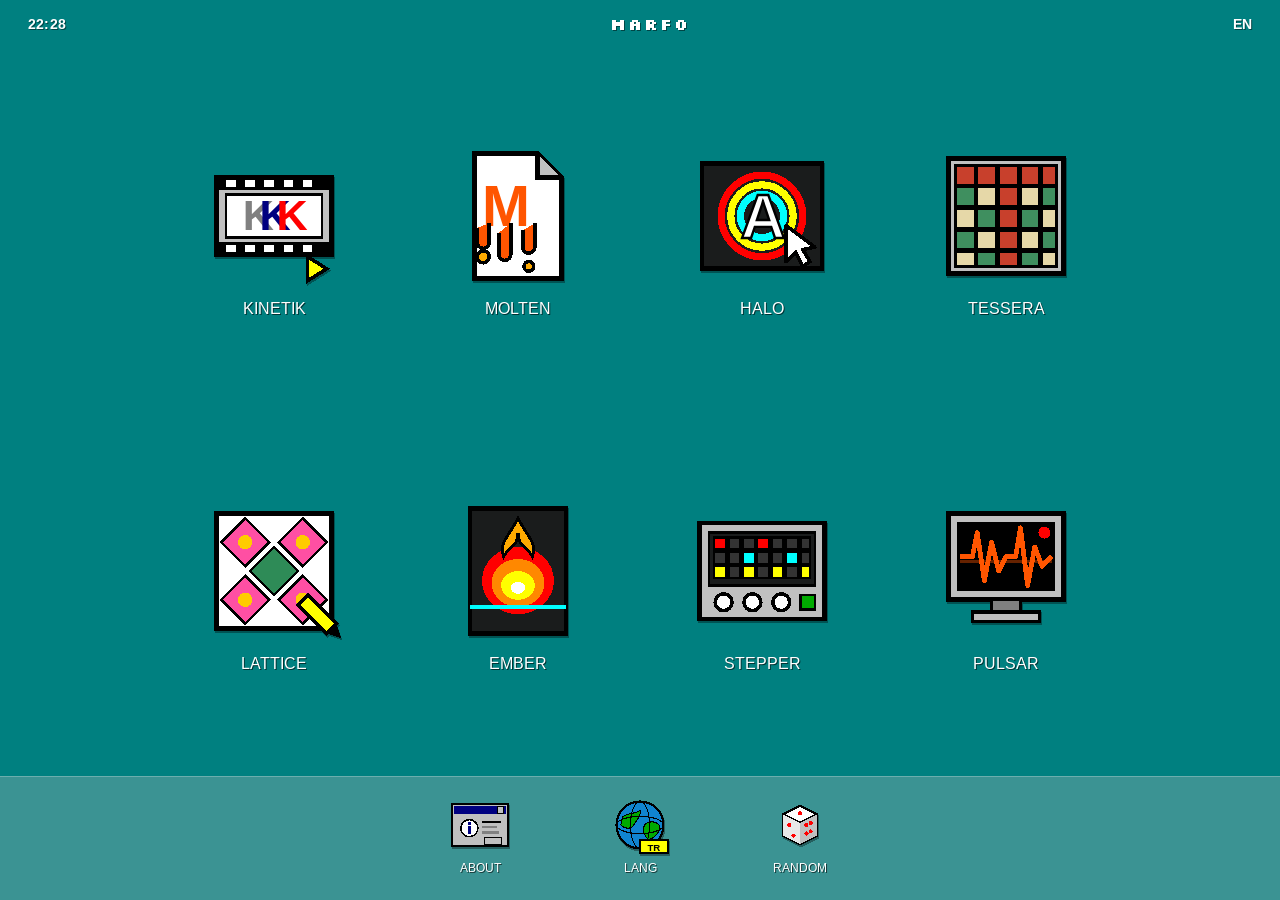
<file: index.html>
<!doctype html>
<html lang="en">
<head>
<meta charset="UTF-8"/>
<meta name="viewport" content="width=device-width,initial-scale=1.0,viewport-fit=cover"/>
<title>MARFO</title>
<meta name="description" content="MARFO. Eight browser based tools for type, pattern, poster and sound work. Nothing to install."/>
<meta name="author" content="MARFO"/>
<meta name="theme-color" content="#008080"/>
<meta property="og:title" content="MARFO"/>
<meta property="og:description" content="Eight browser based tools for type, pattern, poster and sound work. Nothing to install."/>
<meta property="og:type" content="website"/>
<meta property="og:url" content="https://xkudcobi.github.io/marfo/"/>
<meta property="og:image" content="https://xkudcobi.github.io/marfo/og.png"/>
<meta property="og:image:width" content="1200"/>
<meta property="og:image:height" content="630"/>
<meta name="twitter:card" content="summary_large_image"/>
<meta name="twitter:image" content="https://xkudcobi.github.io/marfo/og.png"/>
<link rel="canonical" href="https://xkudcobi.github.io/marfo/"/>
<link rel="icon" href="logo.svg" type="image/svg+xml"/>
<link rel="apple-touch-icon" href="apple-touch-icon.png"/>
<link rel="manifest" href="site.webmanifest"/>
<link rel="preconnect" href="https://fonts.googleapis.com"/>
<link rel="preconnect" href="https://fonts.gstatic.com" crossorigin/>
<link href="https://fonts.googleapis.com/css2?family=Arimo:wght@400;700&amp;family=Silkscreen&amp;display=swap" rel="stylesheet"/>
<style>
*,*::before,*::after{box-sizing:border-box;margin:0;padding:0}

:root{
  color-scheme:light;
  --desk:#008080;
  --dock:#3b9393;
  --face:#c0c0c0;
  --light:#ffffff;
  --soft:#dfdfdf;
  --shadow:#808080;
  --dark:#000000;
  --navy:#000080;
  --navy2:#1084d0;
  --field:#ffffff;
  --ui:'Arimo',Tahoma,'MS Sans Serif',Arial,sans-serif;
  --px:'Silkscreen',var(--ui);
  --cell:72px;
}

html{-webkit-text-size-adjust:100%;height:100%}
body{
  min-height:100%;
  background:#1a1c1c;
  font-family:var(--ui);
  font-size:12px;
  line-height:1.3;
  color:#1a1c1c;
  -webkit-font-smoothing:antialiased;
  display:flex;justify-content:center;align-items:flex-start;
}
button{font:inherit;color:inherit;background:none;border:0;cursor:pointer}
a{color:inherit;text-decoration:none}

/* ---------- PHONE ---------- */
.phone{
  position:relative;
  width:100%;max-width:390px;
  height:100vh;height:100dvh;
  background:var(--desk);
  display:flex;flex-direction:column;
  overflow:hidden;
  user-select:none;-webkit-user-select:none;
}
@media (min-width:600px){
  body{padding:24px 16px;align-items:center;min-height:100vh}
  .phone{
    height:820px;max-height:calc(100vh - 48px);
    border-radius:36px;border:8px solid #2f3131;
    box-shadow:0 30px 60px rgba(0,0,0,.6);
  }
}

/* ---------- STATUS BAR ---------- */
.status{
  display:flex;align-items:center;justify-content:space-between;
  padding:calc(env(safe-area-inset-top,0px) + 8px) 14px 4px;
  color:#fff;font-size:12px;font-weight:700;letter-spacing:.2px;
  text-shadow:1px 1px 0 rgba(0,0,0,.45);
}
.status .brand{font-family:var(--px);font-size:12px;letter-spacing:1px}
.status .clock{font-variant-numeric:tabular-nums}
.status .lang{font-weight:700;text-shadow:inherit;padding:2px 4px;margin:-2px -4px}
.status .lang:focus-visible{outline:1px dotted #fff;outline-offset:-1px}

/* ---------- ICON GRID ---------- */
.grid{
  flex:1;
  display:grid;
  grid-template-columns:repeat(2,1fr);
  grid-template-rows:repeat(4,1fr);
  gap:8px 16px;
  padding:12px 24px 6px;
  align-items:center;justify-items:center;
}
.icon{
  display:flex;flex-direction:column;align-items:center;
  width:100%;padding:2px 0;
  -webkit-tap-highlight-color:transparent;
}
.icon svg{
  width:96px;height:96px;display:block;
  shape-rendering:crispEdges;
  filter:drop-shadow(1px 2px 0 rgba(0,0,0,.35));
}
.icon .lbl{
  margin-top:6px;
  color:#fff;font-size:13px;line-height:16px;
  padding:0 3px;
  text-shadow:1px 1px 0 rgba(0,0,0,.6);
  white-space:nowrap;max-width:100%;overflow:hidden;text-overflow:ellipsis;
}
.icon:active svg,.icon.is-on svg{filter:drop-shadow(1px 2px 0 rgba(0,0,0,.35)) brightness(.75) sepia(1) hue-rotate(200deg) saturate(3)}
.icon:active .lbl,.icon.is-on .lbl{background:var(--navy);color:#fff;text-shadow:none;outline:1px dotted #fff;outline-offset:-1px}
.icon:focus-visible{outline:none}
.icon:focus-visible .lbl{background:var(--navy);outline:1px dotted #fff;outline-offset:-1px;text-shadow:none}

/* ---------- PAGE DOTS + DOCK ---------- */
.dots{display:flex;justify-content:center;gap:6px;padding:6px 0}
.dots i{width:7px;height:7px;border-radius:50%;background:#fff;display:block}
.dots i+i{background:transparent;border:1px solid rgba(255,255,255,.8)}
.dock{
  background:var(--dock);
  border-top:1px solid rgba(255,255,255,.25);
  padding:10px 14px calc(env(safe-area-inset-bottom,0px) + 16px);
  display:flex;justify-content:space-around;align-items:flex-start;
}
.dock .icon{width:80px}
.dock .icon svg{width:58px;height:58px}
.dock .icon .lbl{font-size:11px;line-height:14px;margin-top:3px}

/* ---------- WINDOW (ABOUT) ---------- */
.win-backdrop{
  position:absolute;inset:0;z-index:50;
  display:flex;align-items:center;justify-content:center;
  padding:16px;
}
.win-backdrop[hidden]{display:none}
.win{
  width:100%;max-width:340px;
  background:var(--face);
  border:1px solid;border-color:var(--soft) var(--dark) var(--dark) var(--soft);
  box-shadow:inset 1px 1px 0 var(--light),inset -1px -1px 0 var(--shadow),2px 2px 0 rgba(0,0,0,.35);
  padding:3px;
  color:#000;
}
.titlebar{
  display:flex;align-items:center;justify-content:space-between;
  background:linear-gradient(90deg,var(--navy),var(--navy2));
  color:#fff;font-weight:700;font-size:11px;letter-spacing:.2px;
  padding:3px 3px 3px 6px;height:20px;
}
.titlebar .x{
  width:16px;height:14px;
  background:var(--face);color:#000;
  border:1px solid;border-color:var(--light) var(--dark) var(--dark) var(--light);
  box-shadow:inset -1px -1px 0 var(--shadow);
  font:700 10px/12px var(--ui);
  display:flex;align-items:center;justify-content:center;
}
.titlebar .x:active{border-color:var(--dark) var(--light) var(--light) var(--dark);box-shadow:none}
.menubar{display:flex;gap:10px;padding:3px 6px;font-size:11px;border-bottom:1px solid var(--shadow);box-shadow:0 1px 0 var(--light)}
.menubar u{text-decoration:underline}
.win-body{padding:10px 8px 8px}
.win-body .field{
  background:var(--field);
  border:1px solid;border-color:var(--shadow) var(--light) var(--light) var(--shadow);
  box-shadow:inset 1px 1px 0 var(--dark),inset -1px -1px 0 var(--soft);
  padding:8px;font-size:12px;line-height:16px;
  max-height:46vh;overflow:auto;
}
.win-body h1{font-family:var(--px);font-size:14px;letter-spacing:1px;margin-bottom:8px}
.win-body p{margin-bottom:8px}
.win-body dl{display:grid;grid-template-columns:auto 1fr;gap:2px 8px;margin-top:6px}
.win-body dt{font-weight:700;white-space:nowrap}
.win-body dd{color:#333}
.win-foot{display:flex;justify-content:flex-end;gap:6px;padding-top:8px}
.btn{
  min-width:72px;padding:3px 10px;
  background:var(--face);font-size:11px;
  border:1px solid;border-color:var(--light) var(--dark) var(--dark) var(--light);
  box-shadow:inset -1px -1px 0 var(--shadow),inset 1px 1px 0 var(--soft);
}
.btn.default{outline:1px solid #000;outline-offset:0;font-weight:700}
.btn:active{border-color:var(--dark) var(--light) var(--light) var(--dark);box-shadow:inset 1px 1px 0 var(--shadow)}
.statusbar{
  margin:4px 0 0;display:flex;gap:2px;font-size:10px;
}
.statusbar span{
  flex:1;padding:1px 4px;
  border:1px solid;border-color:var(--shadow) var(--light) var(--light) var(--shadow);
}

/* ---------- DESKTOP: frameless, big 4x2 grid ---------- */
@media (min-width:900px){
  body{padding:0;align-items:stretch;min-height:100vh}
  .phone{
    max-width:none;height:100vh;max-height:none;
    border:0;border-radius:0;box-shadow:none;
  }
  .status{padding:14px 28px 6px;font-size:14px}
  .status .brand{font-size:16px;letter-spacing:2px}
  .grid{
    grid-template-columns:repeat(4,minmax(0,1fr));
    grid-template-rows:repeat(2,1fr);
    gap:24px 32px;
    width:100%;max-width:1040px;margin:0 auto;
    padding:24px 48px;
  }
  .icon svg{width:144px;height:144px}
  .icon .lbl{font-size:16px;line-height:20px;margin-top:10px}
  .dots{display:none}
  .dock{padding:14px 28px 22px;justify-content:center;gap:64px}
  .dock .icon{width:96px}
  .dock .icon svg{width:64px;height:64px}
  .dock .icon .lbl{font-size:12px;line-height:16px}
  .win{max-width:440px}
  .win-body .field{max-height:60vh}
}

@media (prefers-reduced-motion:no-preference){
  .win{animation:pop .12s steps(2) both}
  @keyframes pop{from{transform:scale(.96)}to{transform:scale(1)}}
}
</style>
</head>
<body>

<div class="phone" id="phone">

  <!-- ============ STATUS ============ -->
  <div class="status">
    <span class="clock" id="clock">00:00</span>
    <span class="brand">MARFO</span>
    <button class="lang" id="langNow" type="button" aria-label="Language">EN</button>
  </div>

  <!-- ============ ICONS ============ -->
  <div class="grid" id="grid">

    <a class="icon" href="tools/kinetik/" target="_blank" rel="noopener" data-name="KINETIK">
      <svg viewBox="0 0 60 60" aria-hidden="true">
        <!-- film strip -->
        <rect x="6" y="14" width="48" height="32" fill="#c0c0c0" stroke="#000" stroke-width="2"/>
        <rect x="6" y="14" width="48" height="5" fill="#000"/>
        <rect x="6" y="41" width="48" height="5" fill="#000"/>
        <g fill="#fff">
          <rect x="10" y="15" width="4" height="3"/><rect x="18" y="15" width="4" height="3"/><rect x="26" y="15" width="4" height="3"/><rect x="34" y="15" width="4" height="3"/><rect x="42" y="15" width="4" height="3"/>
          <rect x="10" y="42" width="4" height="3"/><rect x="18" y="42" width="4" height="3"/><rect x="26" y="42" width="4" height="3"/><rect x="34" y="42" width="4" height="3"/><rect x="42" y="42" width="4" height="3"/>
        </g>
        <rect x="10" y="21" width="40" height="18" fill="#fff" stroke="#000" stroke-width="1"/>
        <!-- ghost K -->
        <text x="17" y="36" font-family="Arial Black,Arial" font-weight="900" font-size="18" fill="#808080">K</text>
        <text x="24" y="36" font-family="Arial Black,Arial" font-weight="900" font-size="18" fill="#000080">K</text>
        <text x="31" y="36" font-family="Arial Black,Arial" font-weight="900" font-size="18" fill="#ff0000">K</text>
        <!-- play -->
        <path d="M44 47 L52 52 L44 57 Z" fill="#ffff00" stroke="#000" stroke-width="1.5"/>
      </svg>
      <span class="lbl">KINETIK</span>
    </a>

    <a class="icon" href="tools/molten/" target="_blank" rel="noopener" data-name="MOLTEN">
      <svg viewBox="0 0 60 60" aria-hidden="true">
        <!-- document -->
        <path d="M12 4 H38 L48 14 V56 H12 Z" fill="#fff" stroke="#000" stroke-width="2"/>
        <path d="M38 4 V14 H48" fill="#c0c0c0" stroke="#000" stroke-width="2"/>
        <!-- melting M -->
        <text x="15" y="34" font-family="Arial Black,Arial" font-weight="900" font-size="24" fill="#ff5500">M</text>
        <path d="M18 33 v8 a2.5 2.5 0 0 1 -5 0 v-6 M27 33 v13 a2.5 2.5 0 0 1 -5 0 v-9 M37 33 v10 a2.5 2.5 0 0 1 -5 0 v-7" fill="#ff5500" stroke="#000" stroke-width="1.5" stroke-linejoin="round"/>
        <circle cx="15.5" cy="47" r="2.5" fill="#ffaa00" stroke="#000" stroke-width="1.5"/>
        <circle cx="34.5" cy="51" r="2" fill="#ffaa00" stroke="#000" stroke-width="1.5"/>
      </svg>
      <span class="lbl">MOLTEN</span>
    </a>

    <a class="icon" href="tools/halo/" target="_blank" rel="noopener" data-name="HALO">
      <svg viewBox="0 0 60 60" aria-hidden="true">
        <!-- dark canvas -->
        <rect x="5" y="8" width="50" height="44" fill="#1a1c1c" stroke="#000" stroke-width="2"/>
        <!-- halo rings -->
        <circle cx="30" cy="30" r="17" fill="none" stroke="#ff0000" stroke-width="3"/>
        <circle cx="30" cy="30" r="13" fill="none" stroke="#ffff00" stroke-width="3"/>
        <circle cx="30" cy="30" r="9" fill="none" stroke="#00ffff" stroke-width="3"/>
        <!-- A -->
        <text x="21" y="39" font-family="Arial Black,Arial" font-weight="900" font-size="26" fill="#fff" stroke="#000" stroke-width="1">A</text>
        <!-- pointer -->
        <path d="M40 34 L40 49 L44 45 L47 51 L50 49 L47 44 L52 43 Z" fill="#fff" stroke="#000" stroke-width="1.5" stroke-linejoin="round"/>
      </svg>
      <span class="lbl">HALO</span>
    </a>

    <a class="icon" href="tools/tessera/" target="_blank" rel="noopener" data-name="TESSERA">
      <svg viewBox="0 0 60 60" aria-hidden="true">
        <rect x="6" y="6" width="48" height="48" fill="#c0c0c0" stroke="#000" stroke-width="2"/>
        <g stroke="#000" stroke-width="1">
          <!-- row 1: T top bar in red -->
          <rect x="9" y="9" width="8" height="8" fill="#c8402c"/><rect x="18" y="9" width="8" height="8" fill="#c8402c"/><rect x="27" y="9" width="8" height="8" fill="#c8402c"/><rect x="36" y="9" width="8" height="8" fill="#c8402c"/><rect x="45" y="9" width="6" height="8" fill="#c8402c"/>
          <rect x="9" y="18" width="8" height="8" fill="#3f8f5f"/><rect x="18" y="18" width="8" height="8" fill="#e6d8a8"/><rect x="27" y="18" width="8" height="8" fill="#c8402c"/><rect x="36" y="18" width="8" height="8" fill="#e6d8a8"/><rect x="45" y="18" width="6" height="8" fill="#3f8f5f"/>
          <rect x="9" y="27" width="8" height="8" fill="#e6d8a8"/><rect x="18" y="27" width="8" height="8" fill="#3f8f5f"/><rect x="27" y="27" width="8" height="8" fill="#c8402c"/><rect x="36" y="27" width="8" height="8" fill="#3f8f5f"/><rect x="45" y="27" width="6" height="8" fill="#e6d8a8"/>
          <rect x="9" y="36" width="8" height="8" fill="#3f8f5f"/><rect x="18" y="36" width="8" height="8" fill="#e6d8a8"/><rect x="27" y="36" width="8" height="8" fill="#c8402c"/><rect x="36" y="36" width="8" height="8" fill="#e6d8a8"/><rect x="45" y="36" width="6" height="8" fill="#3f8f5f"/>
          <rect x="9" y="45" width="8" height="6" fill="#e6d8a8"/><rect x="18" y="45" width="8" height="6" fill="#3f8f5f"/><rect x="27" y="45" width="8" height="6" fill="#c8402c"/><rect x="36" y="45" width="8" height="6" fill="#3f8f5f"/><rect x="45" y="45" width="6" height="6" fill="#e6d8a8"/>
        </g>
      </svg>
      <span class="lbl">TESSERA</span>
    </a>

    <a class="icon" href="tools/lattice/" target="_blank" rel="noopener" data-name="LATTICE">
      <svg viewBox="0 0 60 60" aria-hidden="true">
        <rect x="6" y="6" width="48" height="48" fill="#fff" stroke="#000" stroke-width="2"/>
        <!-- diamond lattice -->
        <g fill="#ff4fa3" stroke="#000" stroke-width="1">
          <path d="M18 8 L28 18 L18 28 L8 18 Z"/><path d="M42 8 L52 18 L42 28 L32 18 Z"/>
          <path d="M18 32 L28 42 L18 52 L8 42 Z"/><path d="M42 32 L52 42 L42 52 L32 42 Z"/>
        </g>
        <g fill="#2e8b57" stroke="#000" stroke-width="1">
          <path d="M30 20 L40 30 L30 40 L20 30 Z"/>
        </g>
        <g fill="#ffcc00">
          <circle cx="18" cy="18" r="3"/><circle cx="42" cy="18" r="3"/><circle cx="18" cy="42" r="3"/><circle cx="42" cy="42" r="3"/>
        </g>
        <!-- pencil -->
        <path d="M44 40 L56 52 L52 56 L40 44 Z" fill="#ffff00" stroke="#000" stroke-width="1.5"/>
        <path d="M52 56 L56 52 L58 58 Z" fill="#000"/>
      </svg>
      <span class="lbl">LATTICE</span>
    </a>

    <a class="icon" href="tools/ember/" target="_blank" rel="noopener" data-name="EMBER">
      <svg viewBox="0 0 60 60" aria-hidden="true">
        <!-- poster -->
        <rect x="10" y="4" width="40" height="52" fill="#1a1c1c" stroke="#000" stroke-width="2"/>
        <!-- thermal blobs -->
        <ellipse cx="30" cy="34" rx="15" ry="14" fill="#ff0000"/>
        <ellipse cx="30" cy="35" rx="11" ry="10" fill="#ff8800"/>
        <ellipse cx="30" cy="36" rx="7" ry="6" fill="#ffff00"/>
        <ellipse cx="30" cy="37" rx="3" ry="2.5" fill="#fff"/>
        <!-- flame tip -->
        <path d="M30 8 C34 16 38 18 36 24 C34 20 30 20 30 14 C30 20 26 20 24 24 C22 18 26 16 30 8 Z" fill="#ffaa00" stroke="#000" stroke-width="1.2"/>
        <!-- scan line -->
        <rect x="10" y="44" width="40" height="2" fill="#00ffff"/>
      </svg>
      <span class="lbl">EMBER</span>
    </a>

    <a class="icon" href="tools/stepper/" target="_blank" rel="noopener" data-name="STEPPER">
      <svg viewBox="0 0 60 60" aria-hidden="true">
        <!-- box -->
        <rect x="4" y="10" width="52" height="40" fill="#c0c0c0" stroke="#000" stroke-width="2"/>
        <rect x="8" y="14" width="44" height="22" fill="#1a1c1c" stroke="#000" stroke-width="1"/>
        <!-- step cells -->
        <g stroke="#000" stroke-width="1">
          <rect x="10" y="16" width="5" height="5" fill="#ff0000"/><rect x="16" y="16" width="5" height="5" fill="#333"/><rect x="22" y="16" width="5" height="5" fill="#333"/><rect x="28" y="16" width="5" height="5" fill="#ff0000"/><rect x="34" y="16" width="5" height="5" fill="#333"/><rect x="40" y="16" width="5" height="5" fill="#333"/><rect x="46" y="16" width="4" height="5" fill="#333"/>
          <rect x="10" y="22" width="5" height="5" fill="#333"/><rect x="16" y="22" width="5" height="5" fill="#333"/><rect x="22" y="22" width="5" height="5" fill="#00ffff"/><rect x="28" y="22" width="5" height="5" fill="#333"/><rect x="34" y="22" width="5" height="5" fill="#333"/><rect x="40" y="22" width="5" height="5" fill="#00ffff"/><rect x="46" y="22" width="4" height="5" fill="#333"/>
          <rect x="10" y="28" width="5" height="5" fill="#ffff00"/><rect x="16" y="28" width="5" height="5" fill="#333"/><rect x="22" y="28" width="5" height="5" fill="#ffff00"/><rect x="28" y="28" width="5" height="5" fill="#333"/><rect x="34" y="28" width="5" height="5" fill="#ffff00"/><rect x="40" y="28" width="5" height="5" fill="#333"/><rect x="46" y="28" width="4" height="5" fill="#ffff00"/>
        </g>
        <!-- knobs -->
        <g fill="#fff" stroke="#000" stroke-width="1.5">
          <circle cx="14" cy="43" r="3.5"/><circle cx="26" cy="43" r="3.5"/><circle cx="38" cy="43" r="3.5"/>
        </g>
        <rect x="46" y="40" width="6" height="6" fill="#00aa00" stroke="#000" stroke-width="1"/>
      </svg>
      <span class="lbl">STEPPER</span>
    </a>

    <a class="icon" href="tools/pulsar/" target="_blank" rel="noopener" data-name="PULSAR">
      <svg viewBox="0 0 60 60" aria-hidden="true">
        <!-- CRT -->
        <rect x="6" y="6" width="48" height="36" fill="#c0c0c0" stroke="#000" stroke-width="2"/>
        <rect x="10" y="10" width="40" height="28" fill="#000" stroke="#000" stroke-width="1"/>
        <!-- waveform -->
        <polyline points="11,24 16,24 18,14 21,34 24,18 27,30 30,24 34,24 36,12 39,36 42,20 45,28 49,24" fill="none" stroke="#ff5500" stroke-width="2" stroke-linejoin="round"/>
        <polyline points="11,26 49,26" stroke="#ff5500" stroke-width="1" opacity=".4"/>
        <!-- stand -->
        <rect x="24" y="42" width="12" height="5" fill="#808080" stroke="#000" stroke-width="1"/>
        <rect x="16" y="47" width="28" height="4" fill="#c0c0c0" stroke="#000" stroke-width="1.5"/>
        <!-- rec dot -->
        <circle cx="46" cy="14" r="2.5" fill="#ff0000"/>
      </svg>
      <span class="lbl">PULSAR</span>
    </a>

  </div>

  <div class="dots" aria-hidden="true"><i></i><i></i></div>

  <!-- ============ DOCK ============ -->
  <div class="dock">

    <button class="icon" id="aboutBtn" type="button" data-name="ABOUT">
      <svg viewBox="0 0 60 60" aria-hidden="true">
        <!-- dialog -->
        <rect x="4" y="10" width="52" height="40" fill="#c0c0c0" stroke="#000" stroke-width="2"/>
        <rect x="6" y="12" width="48" height="8" fill="#000080"/>
        <rect x="46" y="13" width="6" height="6" fill="#c0c0c0" stroke="#000" stroke-width="1"/>
        <!-- big i -->
        <circle cx="20" cy="33" r="8" fill="#fff" stroke="#000" stroke-width="1.5"/>
        <rect x="19" y="31" width="2.5" height="7" fill="#000080"/><rect x="19" y="27.5" width="2.5" height="2.5" fill="#000080"/>
        <rect x="32" y="26" width="18" height="2" fill="#000"/><rect x="32" y="31" width="14" height="2" fill="#808080"/><rect x="32" y="36" width="16" height="2" fill="#808080"/>
        <rect x="34" y="42" width="16" height="6" fill="#c0c0c0" stroke="#000" stroke-width="1"/>
      </svg>
      <span class="lbl" data-tr="HAKKINDA">ABOUT</span>
    </button>

    <button class="icon" id="langBtn" type="button" data-name="LANG">
      <svg viewBox="0 0 60 60" aria-hidden="true">
        <!-- globe -->
        <circle cx="30" cy="30" r="22" fill="#1084d0" stroke="#000" stroke-width="2"/>
        <path d="M14 22 C20 18 26 20 30 16 C32 22 26 26 24 30 C22 34 16 34 12 30 Z" fill="#00aa00" stroke="#000" stroke-width="1"/>
        <path d="M34 30 C38 26 44 26 48 30 C50 36 44 42 38 44 C34 40 32 36 34 30 Z" fill="#00aa00" stroke="#000" stroke-width="1"/>
        <ellipse cx="30" cy="30" rx="22" ry="8" fill="none" stroke="#000" stroke-width="1"/>
        <ellipse cx="30" cy="30" rx="9" ry="22" fill="none" stroke="#000" stroke-width="1"/>
        <!-- label chip -->
        <rect x="30" y="44" width="26" height="12" fill="#ffff00" stroke="#000" stroke-width="1.5"/>
        <text id="langChip" x="43" y="54" text-anchor="middle" font-family="Arial" font-weight="700" font-size="9" fill="#000">TR</text>
      </svg>
      <span class="lbl" data-tr="DİL">LANG</span>
    </button>

    <button class="icon" id="randomBtn" type="button" data-name="RANDOM">
      <svg viewBox="0 0 60 60" aria-hidden="true">
        <!-- die -->
        <path d="M14 20 L30 12 L46 20 L46 40 L30 48 L14 40 Z" fill="#fff" stroke="#000" stroke-width="2" stroke-linejoin="round"/>
        <path d="M14 20 L30 28 L46 20" fill="none" stroke="#000" stroke-width="2"/>
        <path d="M30 28 V48" stroke="#000" stroke-width="2"/>
        <path d="M30 28 L46 20 L46 40 L30 48 Z" fill="#c0c0c0"/>
        <path d="M14 20 L30 28 L30 48 L14 40 Z" fill="#e8e8e8"/>
        <g fill="#ff0000">
          <circle cx="30" cy="19" r="2"/>
          <circle cx="20" cy="30" r="2"/><circle cx="24" cy="40" r="2"/>
          <circle cx="40" cy="28" r="2"/><circle cx="36" cy="38" r="2"/><circle cx="40" cy="36" r="2"/><circle cx="36" cy="30" r="2"/>
        </g>
      </svg>
      <span class="lbl" data-tr="RASTGELE">RANDOM</span>
    </button>

  </div>

  <!-- ============ ABOUT WINDOW ============ -->
  <div class="win-backdrop" id="about" hidden>
    <div class="win" role="dialog" aria-modal="true" aria-labelledby="aboutTitle">
      <div class="titlebar">
        <span id="aboutTitle" data-tr="MARFO Hakkında">About MARFO</span>
        <button class="x" type="button" id="aboutX" aria-label="Close">×</button>
      </div>
      <div class="menubar"><span><u>F</u>ile</span><span><u>H</u>elp</span></div>
      <div class="win-body">
        <div class="field">
          <h1>MARFO</h1>
          <p data-tr="Yazı, desen, poster ve ses işleri için sekiz tarayıcı tabanlı araç. Kurulum yok, hesap yok, ücret yok.">Eight browser based tools for type, pattern, poster and sound work. No install, no account, no cost.</p>
          <p data-tr="Bir aracı başlatmak için simgesine dokun. Her şey tarayıcında çalışır; işini font, SVG, PNG, video ya da MIDI olarak dışa aktar.">Tap an icon to launch a tool. Everything runs in your browser; export your work as font, SVG, PNG, video or MIDI.</p>
          <dl>
            <dt data-name="KINETIK">KINETIK</dt><dd data-tr="Kinetik yazı animatörü">Kinetic type animator</dd>
            <dt data-name="MOLTEN">MOLTEN</dt><dd data-tr="Sıvı font üretici">Liquid font generator</dd>
            <dt data-name="HALO">HALO</dt><dd data-tr="Eriyen ve haleli yazı">Melt and halo type</dd>
            <dt data-name="TESSERA">TESSERA</dt><dd data-tr="Mozaik karo üretici">Mosaic tile generator</dd>
            <dt data-name="LATTICE">LATTICE</dt><dd data-tr="Desen üretici">Pattern generator</dd>
            <dt data-name="EMBER">EMBER</dt><dd data-tr="Termal poster yapıcı">Thermal poster maker</dd>
            <dt data-name="STEPPER">STEPPER</dt><dd data-tr="Adım sekansörü">Step sequencer</dd>
            <dt data-name="PULSAR">PULSAR</dt><dd data-tr="VJ ses görselleştirici">VJ audio visualizer</dd>
          </dl>
        </div>
        <div class="win-foot">
          <button class="btn default" type="button" id="aboutOk">OK</button>
        </div>
        <div class="statusbar"><span>MARFO v1.1</span><span data-tr="8 araç">8 tools</span></div>
      </div>
    </div>
  </div>

</div>

<script>
(function(){
  /* ---------- clock ---------- */
  var clock=document.getElementById('clock');
  function tick(){
    var d=new Date(),h=d.getHours(),m=d.getMinutes();
    clock.textContent=(h<10?'0':'')+h+':'+(m<10?'0':'')+m;
  }
  tick();setInterval(tick,15000);

  /* ---------- language ---------- */
  var nodes=document.querySelectorAll('[data-tr]');
  nodes.forEach(function(n){n.setAttribute('data-en',n.textContent);});
  var lang='en';
  function apply(l){
    lang=l;
    nodes.forEach(function(n){n.textContent=n.getAttribute('data-'+l);});
    document.documentElement.lang=l;
    document.getElementById('langNow').textContent=l.toUpperCase();
    document.getElementById('langChip').textContent=(l==='en'?'TR':'EN');
    document.getElementById('aboutX').setAttribute('aria-label',l==='tr'?'Kapat':'Close');
    document.getElementById('langNow').setAttribute('aria-label',l==='tr'?'Dil: Türkçe. İngilizceye geç':'Language: English. Switch to Turkish');
    try{localStorage.setItem('marfo-lang',l);}catch(e){}
    /* icon tooltips follow the About list */
    Array.prototype.forEach.call(document.querySelectorAll('#grid .icon'),function(a){
      var dd=document.querySelector('.win-body dt[data-name="'+a.getAttribute('data-name')+'"] + dd');
      if(dd)a.title=dd.textContent;
    });
  }
  var saved=null;
  try{saved=localStorage.getItem('marfo-lang');}catch(e){}
  if(!saved && /^tr/i.test(navigator.language||'')) saved='tr';
  apply(saved==='tr'?'tr':'en');
  function toggleLang(){apply(lang==='en'?'tr':'en');}
  document.getElementById('langBtn').addEventListener('click',toggleLang);
  document.getElementById('langNow').addEventListener('click',toggleLang);

  /* ---------- about window ---------- */
  var about=document.getElementById('about');
  function openAbout(){about.hidden=false;document.getElementById('aboutOk').focus();}
  function closeAbout(){about.hidden=true;document.getElementById('aboutBtn').focus();}
  document.getElementById('aboutBtn').addEventListener('click',openAbout);
  document.getElementById('aboutOk').addEventListener('click',closeAbout);
  document.getElementById('aboutX').addEventListener('click',closeAbout);
  about.addEventListener('click',function(e){if(e.target===about)closeAbout();});
  document.addEventListener('keydown',function(e){
    if(about.hidden)return;
    if(e.key==='Escape'){closeAbout();return;}
    if(e.key==='Tab'){
      var f=[document.getElementById('aboutX'),document.getElementById('aboutOk')];
      var i=f.indexOf(document.activeElement);
      e.preventDefault();
      f[i<0?1:1-i].focus();
    }
  });

  /* ---------- random tool ---------- */
  var tools=Array.prototype.slice.call(document.querySelectorAll('#grid .icon'));
  document.getElementById('randomBtn').addEventListener('click',function(){
    var pick=tools[Math.floor(Math.random()*tools.length)];
    tools.forEach(function(t){t.classList.remove('is-on');});
    pick.classList.add('is-on');
    window.open(pick.href,'_blank','noopener');
    setTimeout(function(){pick.classList.remove('is-on');},400);
  });

  /* ---------- arrow keys walk the grid ---------- */
  var grid=document.getElementById('grid');
  grid.addEventListener('keydown',function(e){
    var i=tools.indexOf(document.activeElement);
    if(i<0)return;
    var cols=getComputedStyle(grid).gridTemplateColumns.split(' ').length;
    var j=i;
    if(e.key==='ArrowRight')j=i+1;
    else if(e.key==='ArrowLeft')j=i-1;
    else if(e.key==='ArrowDown')j=i+cols;
    else if(e.key==='ArrowUp')j=i-cols;
    else if(e.key==='Home')j=0;
    else if(e.key==='End')j=tools.length-1;
    else return;
    e.preventDefault();
    if(j>=0&&j<tools.length)tools[j].focus();
  });

  /* ---------- win95 select-on-tap ---------- */
  tools.forEach(function(a){
    a.addEventListener('click',function(){
      tools.forEach(function(t){t.classList.remove('is-on');});
      a.classList.add('is-on');
      setTimeout(function(){a.classList.remove('is-on');},400);
    });
  });
})();
</script>
</body>
</html>
</file>
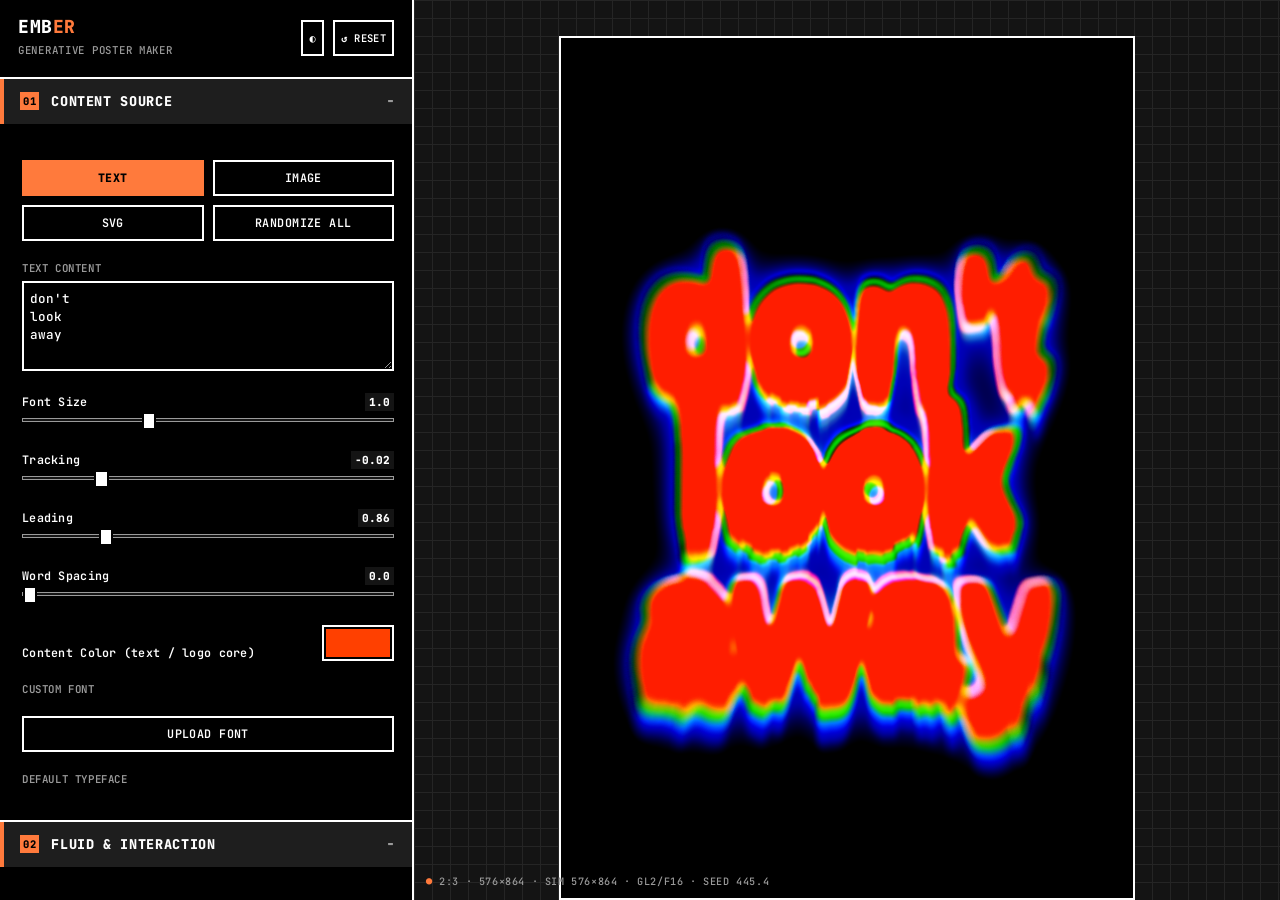
<file: tools/ember/index.html>
<!DOCTYPE html>
<html lang="en">
<head>
<meta charset="utf-8">
<meta name="viewport" content="width=device-width,initial-scale=1,viewport-fit=cover">
<title>EMBER. Thermal Poster Maker</title>
<meta name="description" content="EMBER. Generative thermal poster maker. Type, image or SVG run through a WebGL fluid feedback loop, exported as PNG.">
<link rel="icon" href="icon.svg" type="image/svg+xml">

<!-- ══════════════════════════════════════════════════════════════════════════
     EMBER / ANALOG SCANNER ARTIFACTS   (v3.0 — fluid feedback pipeline)
     Interactive generative poster maker. Zero dependencies, pure WebGL 1.

     PIPELINE
       [ TEX ]   Hero mask     -> 2D canvas -> texture (tMask)
                 Text (auto-fit), an uploaded image, or an uploaded SVG,
                 rasterised to a white/alpha coverage mask, optionally
                 edge-blurred before it enters the simulation.
       [PASS A]  Fluid sim     -> ping-pong FBO pair (persists across frames!)
                 Every frame: advect the PREVIOUS frame's accumulated state
                 along a flow field (a moving "brush" + curl-ish turbulence),
                 decay it (Persistence), then re-inject the fresh mask on
                 top. Because this is a feedback loop rather than a
                 recomputed-from-scratch shape, detail and motion keep
                 building up over time — this is what makes it read as an
                 actual fluid rather than a static drip.
       [PASS B]  Blur / Glow   -> FBO (tGlow)
                 Two iterations of a separable 9-tap Gaussian (H then V)
                 turn the sharp fluid state into a soft aura.
       [PASS C]  Thermal Map   -> FBO (rtScene)
                 core (sharp) + glow (blurred) drive a luminance lookup
                 that blends a user 2-colour "cool" ramp with a built-in
                 "hot" fire ramp (Exposure/Burn controls the blend), with
                 its own small chromatic split, screen-blended over ground.
       [ TEX ]   Poster type   -> 2D canvas -> texture (tText)
                 Metadata typography — everything except the hero word.
                 Flyer layout: kicker/date at the head, a label above a
                 stacked block of heavy lines, serial at the foot.
       [PASS 2]  Post process  -> default framebuffer (screen / export)
                 Reads rtScene + tText. First the optics: lens distortion,
                 melt and a jittered bokeh gather all warp the coordinate
                 the frame is READ at, with chromatic fringing folded into
                 the same taps. Then the metadata type composites, and only
                 then the emulsion: photocopy threshold, contrast, grain.

                 That order is deliberate. Everything before the composite
                 is glass and lens, so it bends the image; everything after
                 sits ON the print, so it runs on the true pixel grid.
                 Melting the grain along with the image is the tell that
                 gives a fake away.

     EXPORT: the fluid buffer is resolution-local, so a fresh export at a
     new resolution starts from an empty simulation. exportPNG() fast-
     forwards PASS A alone (no visual output) for enough steps that
     Persistence has converged, so the export looks like the "settled"
     on-screen state rather than a blank first frame.
     ══════════════════════════════════════════════════════════════════════ -->

<link rel="preconnect" href="https://fonts.googleapis.com">
<link rel="preconnect" href="https://fonts.gstatic.com" crossorigin>
<link href="https://fonts.googleapis.com/css2?family=JetBrains+Mono:wght@500;600;800&display=swap" rel="stylesheet">

<style>
/* ══════════════════════════════════════════════════════════════════════════
   UI built in the same language as the Halo tool, which in turn sits on
   the ASTA design system (MIT): a monospace framework where everything
   aligns to a character grid, surfaces are flat, and every border is the
   same 2px rule. Spacing is quantised to one line-height so the whole
   column lands on a consistent rhythm rather than assorted pixel values.

   Colour follows the same rule Halo settled on: the chrome is
   monochrome and a single accent is reserved for exactly one job —
   marking what is currently ON. Anything inert stays grey, so an accent
   anywhere on screen is always readable as live state, and the poster
   stays the only place real colour appears.

   Dark is the default here rather than ASTA's light-first order, since a
   glowing thermal canvas is what this tool is for. The light tokens are
   kept and reachable from the theme button.
   ═══════════════════════════════════════════════════════════════════════ */
:root{
  --font-family:'JetBrains Mono',ui-monospace,SFMono-Regular,Menlo,Consolas,monospace;
  --line-height:1.20rem;
  --border-thickness:2px;

  --spacing-half:calc(var(--line-height) / 2);
  --spacing-1:var(--line-height);
  --spacing-1-5:calc(var(--line-height) * 1.5);
  --spacing-2:calc(var(--line-height) * 2);

  --text-color:#fff;
  --text-color-alt:#9a9a9a;
  --background-color:#000;
  --background-color-alt:#141414;
  --surface-band:#1e1e1e;
  --accent:#ff7a3c;
  --accent-ink:#000;

  --font-weight-normal:500;
  --font-weight-medium:600;
  --font-weight-bold:800;

  font-family:var(--font-family);
  font-weight:var(--font-weight-normal);
  font-variant-numeric:tabular-nums lining-nums;
  font-size:15px;
  color-scheme:dark;
}
:root[data-theme='light']{
  --text-color:#000;
  --text-color-alt:#5a5a5a;
  --background-color:#fff;
  --background-color-alt:#ededed;
  --surface-band:#e0e0e0;
  --accent:#b3350a;
  --accent-ink:#fff;
  color-scheme:light;
}

*,*::before,*::after{box-sizing:border-box;min-width:0}
*{margin:0;padding:0}
html,body{height:100%}
body{
  background:var(--background-color); color:var(--text-color);
  line-height:var(--line-height); overflow:hidden;
  -webkit-font-smoothing:antialiased;
  display:grid; grid-template-columns:46ch 1fr;
}
button,input,select,textarea,output{font:inherit;font-variant-numeric:inherit;color:inherit}

/* ─── STAGE ────────────────────────────────────────────────────────────── */
#stage{
  position:relative; display:grid; place-items:center; min-width:0; min-height:0;
  overflow:hidden; background:var(--background-color-alt);
  padding:var(--spacing-2) 2ch var(--spacing-2);
}
/* Character-cell graph paper, ruled off the same rhythm as the panel. */
#stage::before{
  content:''; position:absolute; inset:0; pointer-events:none; opacity:.07;
  background-image:
    linear-gradient(var(--text-color) 1px, transparent 1px),
    linear-gradient(90deg, var(--text-color) 1px, transparent 1px);
  background-size:2ch var(--line-height);
}
#gl{
  display:block; max-width:100%; max-height:100%;
  border:var(--border-thickness) solid var(--text-color);
  background:#000; position:relative;
}
#gl.manual{cursor:crosshair}
#hud{
  position:absolute; left:2ch; bottom:calc(var(--line-height) / 2);
  color:var(--text-color-alt); font-size:.68rem;
  letter-spacing:.1ch; text-transform:uppercase; pointer-events:none; user-select:none;
}
#hud b{color:var(--accent);font-weight:var(--font-weight-bold)}

/* ─── PANEL ────────────────────────────────────────────────────────────── */
#panel{
  height:100vh; display:flex; flex-direction:column; overflow:hidden;
  background:var(--background-color);
  border-right:var(--border-thickness) solid var(--text-color);
}
#ui{overflow-y:auto; overscroll-behavior:contain; padding-bottom:var(--spacing-2)}
#ui::-webkit-scrollbar{width:8px}
#ui::-webkit-scrollbar-thumb{background:var(--text-color-alt)}

.brand{
  flex:none; display:flex; align-items:center; gap:1ch;
  padding:var(--spacing-1) 2ch;
  border-bottom:var(--border-thickness) solid var(--text-color);
}
.brand h1{
  font-size:1.2rem; font-weight:var(--font-weight-bold); text-transform:uppercase;
  letter-spacing:.05ch; line-height:var(--line-height); white-space:nowrap;
}
.brand h1 span{color:var(--accent)}
.brand p{
  margin-top:calc(var(--line-height) / 4); color:var(--text-color-alt);
  font-size:.72rem; text-transform:uppercase; letter-spacing:.12ch;
  white-space:nowrap; overflow:hidden; text-overflow:ellipsis;
}
.brand-actions{display:flex;align-items:center;gap:1ch;margin-left:auto;flex:none}
.brand-actions button{width:auto;padding:0 1ch;font-size:.7rem}

/* ─── Collapsible sections ─────────────────────────────────────────────────
   Each header is a filled band carrying a boxed number, so scrolling the
   column shows a run of solid bars to aim at instead of twenty identical
   rows of text. The open one takes an accent rule down its left edge, so
   you can see where you are without reading anything. */
section{border-bottom:var(--border-thickness) solid var(--text-color)}
section>h2{
  display:flex; align-items:center; gap:1.5ch;
  padding:calc(var(--line-height) * .75) 2ch;
  cursor:pointer; user-select:none; text-transform:uppercase;
  font-weight:var(--font-weight-bold); font-size:.9rem; letter-spacing:.08ch;
  background:var(--surface-band);
  border-left:4px solid var(--accent);
}
section.closed>h2{border-left-color:transparent}
section>h2:hover{background:var(--background-color-alt)}
/* Boxed index chip. Filled so it reads as a marker, not part of the title. */
section>h2 .num{
  display:inline-grid; place-content:center; min-width:3ch; height:var(--line-height);
  padding:0 .5ch; background:var(--accent); color:var(--accent-ink);
  font-size:.7rem; font-weight:var(--font-weight-bold);
}
section.closed>h2 .num{background:var(--text-color);color:var(--background-color)}
section>h2::after{
  content:'−'; margin-left:auto; font-size:1rem;
  font-weight:var(--font-weight-bold); color:var(--text-color-alt);
}
section.closed>h2::after{content:'+'}
section.closed .body{display:none}

.body{padding:var(--spacing-1) 2ch var(--spacing-1-5); border-left:4px solid transparent}
.body.dim>*:not(:first-child){opacity:.35;pointer-events:none;filter:saturate(0)}

/* ─── Sliders ──────────────────────────────────────────────────────────────
   ASTA ships no range component; drawn here in the same language — a rule
   one border-thickness tall and a thumb that is a solid character cell. */
.slot{margin-top:var(--spacing-1)}
.row{display:flex;justify-content:space-between;align-items:baseline;gap:1ch}
.row label{
  color:var(--text-color); font-size:.78rem; letter-spacing:.04ch;
  font-weight:var(--font-weight-medium);
  white-space:nowrap; overflow:hidden; text-overflow:ellipsis;
}
/* The readout is what you watch while dragging, so it is boxed and set at
   full contrast rather than the same grey as its own label. */
.row .val{
  flex:none; color:var(--text-color); background:var(--background-color-alt);
  padding:0 .6ch; font-size:.74rem; font-weight:var(--font-weight-bold);
  font-variant-numeric:tabular-nums; white-space:nowrap;
}
input[type=range]{
  -webkit-appearance:none;appearance:none;width:100%;height:var(--line-height);
  background:transparent;cursor:ew-resize;border:0;padding:0;
}
input[type=range]::-webkit-slider-runnable-track{
  height:4px;background:var(--background-color-alt);border:1px solid var(--text-color-alt);
}
input[type=range]::-moz-range-track{
  height:4px;background:var(--background-color-alt);border:1px solid var(--text-color-alt);
}
input[type=range]::-webkit-slider-thumb{
  -webkit-appearance:none;width:1.6ch;height:var(--line-height);
  background:var(--text-color);border:2px solid var(--background-color);border-radius:0;
  margin-top:calc((4px - var(--line-height)) / 2);
}
input[type=range]::-moz-range-thumb{
  width:1.6ch;height:var(--line-height);background:var(--text-color);
  border:2px solid var(--background-color);border-radius:0;
}
input[type=range]:hover::-webkit-slider-thumb{background:var(--accent)}
input[type=range]:hover::-moz-range-thumb{background:var(--accent)}

/* ─── Form controls ───────────────────────────────────────────────────── */
button,select,textarea,input[type=text],input[type=color],.filebtn{
  border:var(--border-thickness) solid var(--text-color);
  background:var(--background-color); color:var(--text-color);
  border-radius:0;-webkit-appearance:none;appearance:none;
}
button{
  display:block;width:100%;height:calc(var(--line-height) * 2);padding:0 1ch;
  text-transform:uppercase;font-weight:var(--font-weight-medium);font-size:.78rem;
  letter-spacing:.06ch;cursor:pointer;text-align:center;
  white-space:nowrap;overflow:hidden;text-overflow:ellipsis;
}
button:hover{background:var(--background-color-alt)}
button:active{transform:translate(2px,2px)}   /* ASTA's tactile press */
button:focus-visible,select:focus,textarea:focus,input:focus-visible{
  --border-thickness:3px;outline:none;
}
/* The accent's one job: showing what is currently on. */
button.on{
  background:var(--accent);border-color:var(--accent);color:var(--accent-ink);
  font-weight:var(--font-weight-bold);
}
button.on:hover{background:var(--accent);filter:brightness(1.1)}
/* A primary action is emphasis, not state — inverted rather than accented,
   so a live mode is never confused with a button that merely looks loud. */
button.hot{
  background:var(--text-color);color:var(--background-color);
  font-weight:var(--font-weight-bold);
}
button.hot:hover{background:var(--text-color);filter:brightness(.85)}
button:disabled{opacity:.35;cursor:wait;transform:none}

.fld{display:block;margin-top:var(--spacing-1)}
.fld span{
  display:block;color:var(--text-color-alt);font-size:.72rem;text-transform:uppercase;
  letter-spacing:.1ch;margin-bottom:calc(var(--line-height) / 4);
  font-weight:var(--font-weight-medium);
}
select,textarea,input[type=text]{
  width:100%;font-size:.84rem;
  padding:calc(var(--line-height) / 2 - var(--border-thickness)) calc(1ch - var(--border-thickness));
}
select{height:calc(var(--line-height) * 2);cursor:pointer}
textarea{resize:vertical;min-height:calc(var(--line-height) * 5);line-height:var(--line-height)}

input[type=color]{
  width:100%;height:calc(var(--line-height) * 2);padding:2px;cursor:pointer;
}
input[type=color]::-webkit-color-swatch-wrapper{padding:0}
input[type=color]::-webkit-color-swatch{border:0}
input[type=color]::-moz-color-swatch{border:0}

/* Colour rows keep the label/control split of a slider head. */
.row.colorrow{margin-top:var(--spacing-1)}
.row.colorrow input[type=color]{width:8ch;flex:none}

/* ─── Grouped rows ────────────────────────────────────────────────────── */
.btns{display:grid;grid-template-columns:1fr 1fr;gap:1ch;margin-top:var(--spacing-1)}
.btns.one{grid-template-columns:1fr}
.seg{display:grid;grid-template-columns:1fr 1fr;gap:1ch;margin-top:var(--spacing-1)}

/* File input: native control hidden behind a styled label. */
.filebtn{
  position:relative;display:grid;place-content:center;margin-top:var(--spacing-1);
  height:calc(var(--line-height) * 2);cursor:pointer;
}
.filebtn:hover{background:var(--background-color-alt)}
.filebtn button{border:0;height:auto;pointer-events:none;background:transparent}
.filebtn input[type=file]{position:absolute;inset:0;width:100%;opacity:0;cursor:pointer}
.filebtn .name{
  position:absolute;left:0;right:0;top:calc(100% + var(--line-height) / 4);
  color:var(--text-color-alt);font-size:.7rem;text-transform:uppercase;letter-spacing:.06ch;
  white-space:nowrap;overflow:hidden;text-overflow:ellipsis;
}
.fld .filebtn{margin-bottom:var(--line-height)}

/* palette swatches */
.pal{display:grid;grid-template-columns:repeat(3,1fr);gap:1ch;margin-top:var(--spacing-1)}
.sw{
  height:calc(var(--line-height) * 1.5);border:var(--border-thickness) solid var(--text-color);
  cursor:pointer;position:relative;overflow:hidden;
}
.sw:hover{outline:var(--border-thickness) solid var(--accent);outline-offset:2px}
.sw i{position:absolute;top:0;bottom:0;width:33.34%}
.sw i:nth-child(1){left:0}.sw i:nth-child(2){left:33.33%}.sw i:nth-child(3){left:66.66%}

/* ─── Checkbox ─────────────────────────────────────────────────────────────
   Drawn as a character cell in the same 2px language rather than a pill,
   and it fills with the accent when on, matching every other "this is live"
   signal in the panel. */
.toggle{display:flex;align-items:center;gap:1.5ch;margin-top:var(--spacing-1);cursor:pointer;user-select:none}
.toggle input{
  appearance:none;-webkit-appearance:none;flex:none;
  width:var(--line-height);height:var(--line-height);
  border:var(--border-thickness) solid var(--text-color);
  background:var(--background-color);cursor:pointer;position:relative;
}
.toggle input:checked{background:var(--accent);border-color:var(--accent)}
.toggle input:checked::after{
  content:'';position:absolute;inset:0;
  background:var(--accent-ink);
  -webkit-mask:var(--tick) center / 68% no-repeat; mask:var(--tick) center / 68% no-repeat;
  --tick:url("data:image/svg+xml,%3Csvg xmlns='http://www.w3.org/2000/svg' viewBox='0 0 24 24' fill='none' stroke='%23000' stroke-width='4' stroke-linecap='square'%3E%3Cpath d='M4 12l6 6L20 6'/%3E%3C/svg%3E");
}
.toggle span{color:var(--text-color);font-size:.78rem;letter-spacing:.04ch;font-weight:var(--font-weight-medium)}
.toggle.big span{font-weight:var(--font-weight-bold);letter-spacing:.08ch}

/* responsive: panel becomes a bottom drawer */
@media (max-width:880px){
  body{grid-template-columns:1fr;grid-template-rows:1fr 46vh}
  #panel{height:auto;border-right:0;border-top:var(--border-thickness) solid var(--text-color)}
  #stage{padding:var(--spacing-1) 1ch}
}
#fatal{
  position:fixed;inset:0;display:none;place-items:center;
  background:var(--background-color);color:var(--accent);
  text-align:center;padding:var(--spacing-2);letter-spacing:.1ch;z-index:99;
  text-transform:uppercase;font-weight:var(--font-weight-bold);
}
</style>
</head>
<body>

<div id="panel">
  <div class="brand">
    <div class="brand-name">
      <h1>EMB<span>ER</span></h1>
      <p>GENERATIVE POSTER MAKER</p>
    </div>
    <div class="brand-actions">
      <button id="themeBtn" type="button" title="Toggle light / dark">◐</button>
      <button id="resetBtn" type="button">↺ Reset</button>
    </div>
  </div>
  <form id="ui" autocomplete="off" onsubmit="return false"></form>
</div>

<div id="stage">
  <canvas id="gl"></canvas>
  <div id="hud"><b>●</b> <span id="hudTxt">—</span></div>
</div>

<div id="fatal">WEBGL UNAVAILABLE — THIS TOOL REQUIRES A WEBGL-CAPABLE BROWSER.</div>

<script>
"use strict";
/* ══════════════════════════════════════════════════════════════════════════
   1. PARAMETER STATE
   Every control writes here; every uniform reads from here each frame.
   ═══════════════════════════════════════════════════════════════════════ */
const P = {
  // ── Ember master ──
  burnOn:true,

  // ── Content Source ──
  contentType:'text',       // 'text' | 'image' | 'svg'
  title:"don't\nlook\naway",
  fontSize:1.00,          // 1.0 = fitted to the margins; above that it bleeds past them
  tracking:-0.02,           // letter-spacing, as a multiple of the fitted size
  leading:0.86,             // line height, as a multiple of the fitted size
  wordSpacing:0.0,          // extra gap at spaces, as a multiple of the fitted size
  assetScale:1.0,
  edgeBlur:6,               // heavy pre-blur is the main cause of glyphs merging
  meltSource:true,          // let the source shape itself drip away
  separateGlyphs:true,      // keep adjacent letterforms from fusing into a blob
  waterDrip:true,
  dripAmount:0.55,
  contentColor:'#ff4000',   // the core: what the content resolves to once it saturates
  customFontHero:null,      // font-family name once a custom font is loaded, else null

  // ── Fluid & Interaction ──
  playing:true,
  interactionMode:'auto',   // 'manual' | 'auto'
  animPreset:'drift',       // sweep | drift | orbit | pulse | boil
  autoSpeed:15,
  autoDirection:'ttb',      // ttb | btt | ltr | rtl
  autoLoopMode:'wrap',      // wrap | pingpong
  autoEasing:'easein',      // linear | easein | easeout | easeinout
  brushRadius:0.13,
  smearIntensity:0.235,
  persistence:0.93,
  fluidWarp:0.188,
  warpScale:4.7,

  // ── Optical Effects ──
  glowPrimary:'#57beff', glowSecondary:'#0f2da3', ground:'#050208',
  burnColor:'#f3cd12',      // fire handoff between the cool ramp and the core
  rgbSplitGlow:0.006,
  glowSoftness:16,
  exposure:1.0,


  // ── Post Process ──
  postOn:true,
  grain:0.0, grainSize:2.0, thresh:0.0, contrast:1.57,
  lensBlur:0.021, lensFocus:0.40, lensRange:0.62, lensHighlight:5.2,
  lensMode:'partial',       // partial = focus plane + edge falloff | full = whole frame
  lensQuality:'auto',       // auto = drop to 16 taps only if frames are actually being missed | high = always 48 | low = always 16
  lensDistort:-0.29, lensEdge:0.48, lensFringe:0.0,
  /* MELT AMOUNT IS BOUNDED BY STROKE WIDTH, and that is the whole story of
     why this looked like chrome. The read offset has to stay within a
     fraction of the artwork's line weight: at 0.20 the offset measured
     115px against a median stroke of 12px — nearly TEN stroke widths — so
     every interior pixel sampled something ten strokes away, the middle of
     each letter came back as background, and all that survived was a rim
     where the shift happened to still land on ink. It read as an outline
     because it WAS an outline: the interior had been sampled away.

     Around one stroke width the shape deforms and stays whole, which is
     what melting looks like. The range tops out at ten times the default
     rather than the twenty-five it allowed before. */
  melt:0.012, meltType:1.0, meltSpeed:1.7,
  /* Held just above the melt point (0.30). Far above it every column is
     permanently past yield and the field settles into steady flow; close
     to it, columns cross back and forth and the melt keeps re-forming. */
  meltHeat:1.54,            // heat input rate
  /* Hot patches need to be SMALLER than the letterforms. At 2.2 the noise
     ran about two cycles across the whole poster, so heat was effectively
     uniform inside any single glyph and the glyph just translated as a
     rigid body — no visible deformation, which is why the melt looked
     static however fast it was running. */
  meltScale:6.5,            // size of the hot / cold patches
  meltPoint:0.78,           // heat at which the material yields
  meltGravity:0.73,
  meltVisc:4.10,            // viscous drag
  meltTension:0.062,        // curvature smoothing along the sheet
  meltFlow:2.45,            // mass transport rate
  meltSpread:35.5,          // diffusion of the displacement past the shape

  // ── Poster metadata typography ──
  metaOn:false,
  subtitle:'FRANCESCO CASA\nMIKE B\nVALLINOTE DJ TEAM',
  kicker:'BRIK / STUDIO EDITION', date:'16.08.2026', serial:'NO. 0417 / 500',
  metaLabel:'LINE UP',
  metaScale:1.0,            // multiplies every metadata size (all sizes are fractions of W)
  metaTrack:0.20,           // tracking, in em of the size being drawn
  metaLead:1.02,            // line-height multiplier for the stacked block
  metaLabelGap:1.0,         // clearance between the label and the block, in label heights
  metaWeight:600,           // 300..900
  metaCase:'upper',         // asis | upper | snake
  metaMono:false,
  ink:'#f4f2ee', textMode:0, customFontMeta:null,

  // ── System ──
  /* Seed is pinned rather than randomised at load so the poster comes up as
     the tuned composition every time. Randomize Seed still works at runtime
     — this only fixes the starting point. */
  aspect:'2:3', seed:445.37439142258927, exportH:2400,
  gifWidth:420, gifFps:12, gifSeconds:3.0
};
const DEFAULTS = JSON.parse(JSON.stringify(P));

/* ══════════════════════════════════════════════════════════════════════════
   2. SHADERS
   ═══════════════════════════════════════════════════════════════════════ */

const VERT = `
attribute vec2 aPos;
varying vec2 vUv;
void main(){
  vUv = aPos * 0.5 + 0.5;          // vUv.y = 0 at BOTTOM of frame, 1 at TOP
  gl_Position = vec4(aPos, 0.0, 1.0);
}`;

/* ─── Content sweep (injected into the fluid + thermal passes only) ────────
   Spatial reveal/erase wipe rather than a flat global fade. Both edges
   travel top -> bottom: the reveal edge descends to bring the content in,
   then the erase edge follows it down to take it away. The +-soft padding
   pushes the lines just past the frame at p=0 and p=1 so the extremes are
   genuinely "nothing shown" and "everything shown" rather than stopping a
   half soft-edge short. vUv.y is 0 at the BOTTOM of the frame.        */
const SWEEP = `
uniform float uSweepReveal, uSweepHide, uSweepSoft;
uniform vec2  uSweepAxis;
uniform float uSweepBias;

float sweepLine(float p, float soft){ return 1.0 + soft - p * (1.0 + 2.0 * soft); }

/* Project uv onto the sweep axis so the wipe follows Auto Direction, then
   apply the reveal edge and the trailing erase edge. */
float contentSweep(vec2 uv, float reveal, float hide, float soft){
  float c = uSweepBias + dot(uv, uSweepAxis);
  soft = max(soft, 0.0005);
  float lr = sweepLine(reveal, soft);
  float lh = sweepLine(hide,   soft);
  float r = smoothstep(lr - soft, lr + soft, c);          // shown ahead of the reveal edge
  float h = 1.0 - smoothstep(lh - soft, lh + soft, c);    // erased behind the erase edge
  return clamp(r * h, 0.0, 1.0);
}
`;

/* ─── Shared noise toolkit (injected into every fragment shader) ─────────── */
const NOISE = `
float hash11(float p){
  p = fract(p * 0.1031);
  p *= p + 33.33;
  p *= p + p;
  return fract(p);
}
float hash21(vec2 p){
  p = fract(p * vec2(123.34, 456.21));
  p += dot(p, p + 45.32);
  return fract(p.x * p.y);
}
float vnoise(vec2 p){
  vec2 i = floor(p), f = fract(p);
  vec2 u = f*f*f*(f*(f*6.0-15.0)+10.0);
  float a = hash21(i);
  float b = hash21(i + vec2(1.0, 0.0));
  float c = hash21(i + vec2(0.0, 1.0));
  float d = hash21(i + vec2(1.0, 1.0));
  return mix(mix(a,b,u.x), mix(c,d,u.x), u.y);
}
const mat2 ROT = mat2(1.62, 1.20, -1.20, 1.62);
float fbm(vec2 p){
  float v = 0.0, a = 0.5;
  for (int i = 0; i < 5; i++){
    v += a * vnoise(p);
    p = ROT * p;
    a *= 0.5;
  }
  return v;
}
float luma(vec3 c){ return dot(c, vec3(0.2126, 0.7152, 0.0722)); }
`;

/* ═══════ PASS A — FLUID SIMULATION (persistent feedback) ══════════════════
   Reads its own previous output. Every step: advect along a flow field
   built from a moving "brush" (manual pointer or an automatic sweep) plus
   curl-ish turbulence, decay the result (Persistence), then re-inject the
   fresh content mask so the true shape never fully washes away. Because
   this accumulates frame over frame rather than recomputing from scratch,
   the result keeps developing organic detail — that's the whole trick.
   ═══════════════════════════════════════════════════════════════════════ */
const FRAG_FLUID = `
precision highp float;
varying vec2 vUv;

uniform sampler2D tPrev;    // this pass's own previous output (ping-pong)
uniform sampler2D tMask;    // fresh content mask (text / image / svg)
uniform float uAspect;
uniform vec2  uBrush;       // poster-space (x*aspect, y)
uniform float uBrushRadius;
uniform float uSmear;
uniform float uPersistence;
uniform float uWarp;
uniform float uWarpScale;
uniform vec2  uDragDir;
uniform float uDither;      // 1.0 only on the 8-bit fallback path
uniform float uMeltSource;  // 1.0 = the source shape itself is allowed to flow away
uniform float uDrip;        // water-drip gravity strength
uniform float uTime;
uniform float uSeed;
/* Frame delta expressed in 60Hz frames: dt * 60. Exactly 1.0 at 60fps, so
   the tuned look is unchanged there, ~0.42 at 144Hz, ~2.0 at 30fps. Every
   quantity below that used to be "per rendered frame" is scaled by this,
   which is what stops the trail from being shorter on a fast display. */
uniform float uStep;

${NOISE}
${SWEEP}

void main(){
  vec2 uv = vUv;
  vec2 P  = vec2(uv.x * uAspect, uv.y);

  /* Curl-ish turbulence: two decorrelated noise fields treated as a vector.
     Not a true divergence-free curl, but visually reads the same at this
     scale and is a fraction of the cost. */
  float tA = fbm(P * uWarpScale + uSeed + uTime * 0.06);
  float tB = fbm(P * uWarpScale + vec2(6.7, 2.3) + uSeed - uTime * 0.05);
  vec2 turb = (vec2(tA, tB) - 0.5) * uWarp;

  /* The brush drags harder nearby and fades smoothly with distance. */
  float dist = length(P - uBrush);
  float influence = exp(-pow(dist / max(uBrushRadius, 0.001), 2.0));

  /* THE ECHO FIX, PART 1 — step size.
     Advection must move the field by a SMALL fraction of the frame per
     step or the simulation stops being continuous. Unscaled, a Smear of
     0.14 displaced ~25% of the poster every single frame, so each frame's
     re-injected shape landed a quarter-screen below the last one and the
     trail read as a ladder of discrete copies. FLOW_STEP brings a step
     down to ~1% of the frame, so material flows instead of teleporting. */
  const float FLOW_STEP = 0.03;

  /* WATER DRIP.
     A pure brush smear moves every pixel the same way, which reads as a
     wipe rather than a liquid. Real running liquid does two things: it
     falls under gravity regardless of which way the brush travelled, and
     it runs faster where there is more of it. So add a downward term
     weighted by the material actually sitting here (mass), broken into
     per-column rivulets by a hash on x — that is what makes some columns
     race ahead into fingers while their neighbours lag, instead of the
     whole edge sliding down as one sheet. */
  float mass    = texture2D(tPrev, uv).a;
  float rivulet = 0.35 + 1.30 * hash11(floor(P.x * 90.0) + uSeed * 3.7);

  /* Gate the fall on the erase phase. Running the drip at full strength
     the whole time means the shape is bleeding downward even while it is
     still being fed, so it never holds still long enough to be read — it
     just sits there permanently molten. Holding it to a faint baseline
     until the sweep starts erasing gives the sequence people expect:
     forms up, holds legible, then runs once the feed stops. */
  float dripGate = mix(0.08, 1.0, uSweepHide);
  vec2  drip = vec2(0.0, -1.0) * uDrip * rivulet * (0.25 + 0.95 * mass) * dripGate;

  vec2 flow = ((uDragDir + turb) * uSmear * (0.22 + influence * 1.6) + drip) * FLOW_STEP * uStep;
  vec2 srcUV = clamp(uv - vec2(flow.x / uAspect, flow.y), 0.0, 1.0);

  float advected = texture2D(tPrev, srcUV).a;
  float fresh    = texture2D(tMask, uv).a;

  /* THE ECHO FIX, PART 2 — additive inflow instead of max().
     max(advected, inject) let a fresh stamp win outright at full strength,
     so the source shape re-printed itself every frame and could never be
     carried away — it stacked. Accumulating instead lets the brush feed
     material that advection then drags off as one continuous ribbon.
     Scaling inflow by (1 - persistence) keeps steady-state brightness
     stable when Persistence is changed, so the two controls stay
     independent. The crisp core is composited separately downstream from
     the raw mask, so this buffer is purely the flowing trail.        */
  const float INFLOW = 3.0;
  float ca = contentSweep(vUv, uSweepReveal, uSweepHide, uSweepSoft);
  /* With Melt Source Text on, the shape is fed at full strength wherever
     the sweep says it is present, rather than only under the brush — the
     glyphs read solid while the feed lasts, and once the sweep stops
     feeding them the drip and decay carry them off. Brush-weighted
     injection is kept for the other mode, where the crisp shape is
     composited separately downstream and this buffer is only the trail. */
  float inject = fresh * ca * mix(clamp(influence, 0.0, 1.0), 1.0, uMeltSource);
  /* Decay is exponential in TIME, not in frames rendered. Raising the
     per-frame factor to the power of the step turns "keep 96% each frame"
     into "keep 96% each 60th of a second", which is the same curve at
     60fps and the same curve everywhere else too. Feeding the inflow the
     matching (1 - p) keeps the equilibrium the comment above describes
     exactly where it was — the fixed point is independent of step size. */
  float p = pow(clamp(uPersistence, 0.0, 1.0), max(uStep, 1e-3));
  float result = min(advected * p + inject * (1.0 - p) * INFLOW, 1.0);

  /* 8-bit fallback only: a sub-LSB dither breaks up the staircase that
     repeated quantised decay would otherwise etch into the trail. Harmless
     no-op when the buffer is half-float. */
  result += (hash21(gl_FragCoord.xy + uSeed) - 0.5) * uDither * (1.0 / 255.0);

  gl_FragColor = vec4(vec3(result), result);
}`;

/* ═══════ PASS B — BLUR / GLOW ══════════════════════════════════════════════
   Separable 9-tap Gaussian. Run horizontally then vertically (and the pair
   twice from JS) to build a heavy, soft aura around the fluid state.
   ═══════════════════════════════════════════════════════════════════════ */
const FRAG_BLUR = `
precision highp float;
varying vec2 vUv;

uniform sampler2D tSrc;
uniform vec2  uTexel;
uniform vec2  uDir;
uniform float uRadius;

void main(){
  float w0 = 0.2270270270;
  float w1 = 0.1945945946;
  float w2 = 0.1216216216;
  float w3 = 0.0540540541;
  float w4 = 0.0162162162;

  vec2 o = uDir * uTexel * max(uRadius, 0.0001);

  vec4 sum = texture2D(tSrc, vUv) * w0;
  sum += texture2D(tSrc, vUv + o * 1.0) * w1;
  sum += texture2D(tSrc, vUv - o * 1.0) * w1;
  sum += texture2D(tSrc, vUv + o * 2.0) * w2;
  sum += texture2D(tSrc, vUv - o * 2.0) * w2;
  sum += texture2D(tSrc, vUv + o * 3.0) * w3;
  sum += texture2D(tSrc, vUv - o * 3.0) * w3;
  sum += texture2D(tSrc, vUv + o * 4.0) * w4;
  sum += texture2D(tSrc, vUv - o * 4.0) * w4;

  gl_FragColor = sum;
}`;

/* ═══════ PASS B1 — PYRAMID DOWNSAMPLE ═════════════════════════════════════
   Exact 2x box reduction: the four source texels that cover the destination
   texel, sampled at +-half a source texel. Cheap, alias-free, and the basis
   of the multi-scale glow.
   ═══════════════════════════════════════════════════════════════════════ */
const FRAG_DOWN = `
precision highp float;
varying vec2 vUv;
uniform sampler2D tSrc;
uniform vec2 uSrcTexel;
void main(){
  vec2 o = uSrcTexel * 0.5;
  vec4 s  = texture2D(tSrc, vUv + vec2( o.x,  o.y));
  s      += texture2D(tSrc, vUv + vec2(-o.x,  o.y));
  s      += texture2D(tSrc, vUv + vec2( o.x, -o.y));
  s      += texture2D(tSrc, vUv + vec2(-o.x, -o.y));
  gl_FragColor = s * 0.25;
}`;

/* ═══════ PASS B2 — PYRAMID COMBINE ════════════════════════════════════════
   Sum the blurred levels back into one glow field. Each level was blurred by
   the same radius in ITS OWN texels, so in screen space level i spans about
   2^(i+1) times as far — one pass yields a tight rim and a wide halo at once.
   ═══════════════════════════════════════════════════════════════════════ */
const FRAG_COMBINE = `
precision highp float;
varying vec2 vUv;
uniform sampler2D t0, t1, t2, t3;
uniform vec4  uW;
uniform float uGain;
void main(){
  float a = texture2D(t0, vUv).a * uW.x
          + texture2D(t1, vUv).a * uW.y
          + texture2D(t2, vUv).a * uW.z
          + texture2D(t3, vUv).a * uW.w;
  a *= uGain;
  gl_FragColor = vec4(vec3(a), a);
}`;

/* ═══════ PASS C — THERMAL GRADIENT MAP ═════════════════════════════════════
   core (sharp) + glow (blurred) drive a luminance lookup through one
   continuous ramp: black -> Secondary -> Primary -> Burn -> Content. The
   Exposure (Burn) control decides how much of the frame is pushed up into
   the hot end. Every stop is user-coloured, including the core — a fixed
   white core is what turns any large saturated area into a flat white
   mass, which is exactly what happens once Melt folds the content over
   itself. A small built-in chromatic split is applied to the glow itself
   (separate from the post pass's fringing).
   ═══════════════════════════════════════════════════════════════════════ */
const FRAG_THERMAL = `
precision highp float;
varying vec2 vUv;

uniform sampler2D tFluid;   // Pass A output — pure fluid trail (brush-weighted)
uniform sampler2D tGlow;    // Pass B output — blurred version of tFluid
uniform sampler2D tMask;    // raw content mask
uniform float uMeltSource;  // 1.0 = read the shape from the fluid so it can melt away
uniform float uSeparate;    // 1.0 = tighten falloff so adjacent glyphs stay distinct
uniform vec3  uGround;
uniform vec3  uPrimary, uSecondary;
uniform vec3  uContent;     // the core — what the content resolves to when it saturates
uniform vec3  uBurn;        // fire handoff between the cool ramp and the core
uniform float uRgbSplit;
uniform float uExposure;    // Exposure (Burn)
uniform float uFlat;        // 1.0 = bypass the ramp, show plain flat ink content
${SWEEP}

vec3 blendScreen(vec3 b, vec3 s){ return 1.0 - (1.0 - b) * (1.0 - s); }

/* Single continuous 7-stop ramp (black -> secondary -> primary -> built-in
   fire handoff -> white-hot core) instead of two separate ramps blended
   together — blending two independently-curved ramps produced visible
   "seams" where the mix crossed over; one monotonic ramp reads as one
   smooth gradient, matching a real thermal-camera colour map. */
vec3 thermalRamp(float t){
  vec3 c0 = vec3(0.0);
  vec3 c1 = uSecondary;
  vec3 c2 = mix(uSecondary, uPrimary, 0.55);
  vec3 c3 = uPrimary;
  vec3 c4 = uBurn;
  /* The stop between the burn and the core is interpolated per channel, not
     evenly. Those weights are the shape of incandescence: red saturates
     first, green follows, blue arrives last — which is why a fire ramp
     reads as heat rather than as a straight fade to the core colour. At the
     default swatches this reproduces the original hardcoded (1.0,0.6,0.1)
     stop exactly, so the ramp is unchanged until the user moves a colour. */
  vec3 c5 = mix(c4, uContent, vec3(1.0, 0.48, 0.055));
  vec3 c6 = uContent;
  vec3 col = mix(c0, c1, smoothstep(0.0/6.0, 1.0/6.0, t));
  col = mix(col, c2, smoothstep(1.0/6.0, 2.0/6.0, t));
  col = mix(col, c3, smoothstep(2.0/6.0, 3.0/6.0, t));
  col = mix(col, c4, smoothstep(3.0/6.0, 4.0/6.0, t));
  col = mix(col, c5, smoothstep(4.0/6.0, 5.0/6.0, t));
  col = mix(col, c6, smoothstep(5.0/6.0, 6.0/6.0, t));
  return col;
}
vec3 thermalAt(vec2 uv){
  /* The crisp core is the raw content shape (always fully present) merged
     with the fluid trail — the fluid buffer only ever holds brush-weighted
     material, so without this the core would fade wherever the brush
     currently isn't. */
  float rawCore   = texture2D(tMask, uv).a * contentSweep(uv, uSweepReveal, uSweepHide, uSweepSoft);
  float fluidCore = texture2D(tFluid, uv).a;

  /* Melt Source Text: when on, the visible shape is read ONLY from the
     fluid buffer, so it can drip and dissolve. The max() below is what
     used to pin the raw mask on top at full strength, which is why the
     source text stayed crisp and never melted no matter what the fluid
     did underneath it. */
  float core = mix(max(rawCore, fluidCore), fluidCore, uMeltSource);

  /* Keep Glyphs Separate: nearby letters merge into one blob because each
     one's wide glow fills the gap between them from both sides. Tightening
     the core's falloff and easing off the glow's additive fill lets the
     gaps stay dark so the letterforms read individually. */
  core = mix(core, smoothstep(0.10, 0.62, core), uSeparate);

  float glow = texture2D(tGlow, uv).a;
  float t = clamp(core + glow * mix(0.85, 0.30, uSeparate), 0.0, 1.0);
  /* Exposure (Burn) reshapes the intensity curve: low exposure keeps most
     of the frame in the cool (user-coloured) range; high exposure pushes
     more of it into the built-in hot core, so the control has a real,
     continuous effect rather than a simple brightness multiply. */
  float texp = pow(t, mix(1.55, 0.55, clamp(uExposure / 2.0, 0.0, 1.0)));
  return thermalRamp(texp);
}

void main(){
  if (uFlat > 0.5){
    float core = texture2D(tMask, vUv).a * contentSweep(vUv, uSweepReveal, uSweepHide, uSweepSoft);
    gl_FragColor = vec4(mix(uGround, uContent, core), 1.0);
    return;
  }

  vec2 cc  = vUv - 0.5;
  vec2 dir = normalize(cc + 1e-6);
  float split = uRgbSplit;

  vec3 cR = thermalAt(vUv + dir * split);
  vec3 cG = thermalAt(vUv);
  vec3 cB = thermalAt(vUv - dir * split);
  vec3 thermal = vec3(cR.r, cG.g, cB.b) * clamp(uExposure, 0.2, 2.0);

  vec3 col = blendScreen(uGround, thermal);
  gl_FragColor = vec4(clamp(col, 0.0, 1.0), 1.0);
}`;

/* ═══════ PASS M — MELT SIMULATION (persistent, time-integrated) ═══════════
   A noise field displaced along a gravity vector looks like melting for
   about a second, then gives itself away: every point sags by a fixed
   amount forever, nothing speeds up, nothing pools, and turning the amount
   down rewinds it. None of those are properties of melting.

   This is a real state buffer instead, ping-ponged like the fluid pass and
   integrated over time. Four quantities per texel:

     x  displacement  how far this column of material has run, in uv units
     y  velocity      how fast it is running right now
     z  mass          how much material is here — advected, and conserved
     w  heat          local temperature

   The physics that actually matter for how it reads:

     THRESHOLD   Material below its melt point is a solid and does not move
                 at all. This is why real melting produces distinct runs
                 breaking away from an intact sheet rather than the whole
                 surface sliding uniformly.
     MOMENTUM    Gravity accelerates melted material and viscous drag
                 opposes it, integrated frame over frame. A run that has
                 been going for a second moves faster than one that just
                 broke loose, so runs stretch as they descend — the single
                 thing a static displacement cannot fake.
     CONSERVATION Whatever leaves one cell arrives in the one below, so
                 material genuinely piles up where flow slows and thins
                 where it accelerates. That is what necks a drip and swells
                 its head, and it cannot emerge from a per-pixel function.
     TENSION     Curvature smoothing along the sheet. Without it every
                 column falls independently and the result is vertical
                 streaks; with it neighbours pull on each other and the
                 sheet hangs in rounded runs.

   Everything is kept inside 0..1 so the 8-bit fallback path behaves the
   same as the half-float one, just with coarser steps.
   ═══════════════════════════════════════════════════════════════════════ */
const FRAG_MELT = `
precision highp float;
varying vec2 vUv;

uniform sampler2D tPrev;     // own previous state (ping-pong)
uniform sampler2D tMask;     // static content coverage
uniform sampler2D tFlow;     // PASS A fluid state — the material as it actually moves
uniform vec2  uTexel;
uniform float uAspect;
uniform float uDt;
uniform float uSeed;
uniform float uTime;

uniform float uHeat;         // heat input rate
uniform float uHeatScale;    // size of the hot / cold patches
uniform float uMeltPoint;    // heat at which the material yields
uniform float uGravity;
uniform float uViscosity;
uniform float uTension;
uniform float uFlow;         // mass transport rate
uniform float uSpread;       // how far the displacement diffuses past the shape
uniform float uReset;

${NOISE}

void main(){
  vec2 uv  = vUv;

  /* Coverage comes from the LIVE fluid state as well as the static mask.
     Feeding the sim from the mask alone was the reason it settled: the
     material it thought it had never changed, so once heat, flow and
     displacement balanced there was nothing left to perturb it and the
     field froze at equilibrium. The artwork is moving the whole time —
     sweeping, drifting, decaying — so taking coverage from the fluid means
     material genuinely arrives and departs, and the melt keeps being fed
     new solid to work on for as long as the poster animates. */
  float cov = max(texture2D(tMask, uv).a, texture2D(tFlow, uv).a);

  if (uReset > 0.5){ gl_FragColor = vec4(0.0, 0.0, cov, 0.0); return; }

  vec4  s    = texture2D(tPrev, uv);
  float disp = s.x, vel = s.y, mass = s.z, heat = s.w;

  vec2 up = vec2(0.0, uTexel.y);        // vUv.y = 0 at the BOTTOM, so +y is up
  vec2 rt = vec2(uTexel.x, 0.0);
  vec4 sUp = texture2D(tPrev, uv + up);
  vec4 sDn = texture2D(tPrev, uv - up);
  vec4 sL  = texture2D(tPrev, uv - rt);
  vec4 sR  = texture2D(tPrev, uv + rt);

  /* ── HEAT ──────────────────────────────────────────────────────────────
     Applied unevenly, because real melting starts at hot spots and spreads
     — never uniformly across a surface. Lateral diffusion is what lets
     those patches grow into each other instead of staying isolated dots. */
  /* The hot patches drift. A fixed heat source melts the same places
     forever and the picture reaches one final shape; a real flame or lamp
     never holds that still, and letting it wander means regions cool and
     re-solidify while others start to go. */
  vec2 hp = vec2(uv.x * uAspect, uv.y) * uHeatScale
          + uSeed + vec2(uTime * 0.021, uTime * 0.037);
  float hotspot = fbm(hp);
  float diff = (sUp.w + sDn.w + sL.w + sR.w) * 0.25;
  /* Diffusion is deliberately weak. Conducting heat quickly evens the field
     out within a few seconds, every cell crosses the melt point together,
     and the whole sheet slides as one — a uniform shift, not a melt. Slow
     conduction keeps the hot patches distinct so some material runs while
     the material beside it is still solid. */
  heat = mix(heat, diff, clamp(uDt * 0.8, 0.0, 0.2));
  heat += uHeat * uDt * (0.15 + 1.85 * hotspot) * step(0.01, max(mass, cov));
  heat *= 1.0 - uDt * 0.10;

  float melted = smoothstep(uMeltPoint, uMeltPoint + 0.20, heat);

  /* LATENT HEAT. A phase change absorbs energy, so actively melting
     material cools itself and stalls until more heat arrives. This is what
     stops the sheet from melting everywhere at once and turns it into a
     front that advances, stalls and re-advances — the self-regulation is
     doing the work here, not a hand-authored animation curve. */
  heat -= melted * uDt * 0.55;
  heat  = clamp(heat, 0.0, 1.0);

  /* ── MOMENTUM ──────────────────────────────────────────────────────────
     Gated on how much material is actually left in this column. Without
     that gate every column keeps accelerating until it pins against the
     displacement clamp, the whole field saturates within a few seconds and
     the melt goes static — which is the same dead-end as a fixed noise
     warp, just reached more slowly. Draining a column to a stop instead
     means runs travel: the cell empties and halts while the cells below it
     receive that mass and start moving, so the motion keeps migrating for
     as long as there is heat. */
  float supply = smoothstep(0.0, 0.14, mass);
  vel += uGravity * melted * supply * uDt;
  vel *= 1.0 - clamp(uViscosity * uDt, 0.0, 0.95);
  vel  = clamp(vel * mix(0.35, 1.0, supply), 0.0, 1.0);

  /* ── MASS TRANSPORT (upwind) ───────────────────────────────────────────
     Flux out is mass * velocity; flux in is the same quantity taken from
     the cell above.

     The anchor toward coverage only applies WHERE THERE IS COVERAGE. It
     used to apply everywhere, which quietly forbade the whole point of the
     simulation: outside the letterforms coverage is zero, so any material
     transported down there was immediately pulled back to nothing. Runs
     could never leave the shape they came from, so instead of drips the
     sim could only shuffle material inside the glyphs. Beyond the shape,
     transported mass now persists and thins out slowly, which is what lets
     a run actually hang below the letter that fed it. */
  float hasCov  = smoothstep(0.0, 0.02, cov);
  float fluxIn  = sUp.z * max(sUp.y, 0.0);
  float fluxOut = mass  * max(vel,   0.0);
  mass += (fluxIn - fluxOut) * uFlow * uDt;
  mass  = mix(mass, cov, uDt * 0.25 * (1.0 - melted) * hasCov);
  mass *= 1.0 - uDt * 0.20 * (1.0 - hasCov);
  mass  = clamp(mass, 0.0, 1.0);

  /* ── DISPLACEMENT TRAVELS WITH THE MATERIAL ────────────────────────────
     Integrating velocity in place looks right for a few seconds and then
     dies: every flowing cell climbs to the clamp and freezes there, which
     is the same static end-state as a noise warp. Displacement is a
     property OF the material, so it advects — as a cell's material flows
     out it is replaced by material from above carrying the upstream
     displacement. Cells therefore drain back toward rest while the runs
     themselves migrate downward, and the field keeps evolving for as long
     as there is heat to melt more of it. */
  float replaced = clamp(fluxOut * uFlow * uDt * 6.0, 0.0, 1.0);
  disp = mix(disp, sUp.x, replaced);

  /* ── LEAKY INTEGRATION ─────────────────────────────────────────────────
     Displacement accumulates velocity but also relaxes, so it settles at
     roughly velocity/leak instead of climbing until it hits the ceiling.

     A pure integral was the bug behind Melt Amount going dead: within a
     few seconds 66% of the sheet was pinned at the clamp and 28% was still
     solid, leaving a field that was effectively binary. Melt Amount had
     almost nothing to scale, so its response flattened above ~0.03 and the
     slider stopped doing anything useful over most of its range.

     Leaking keeps the physics — displacement still lags a rising velocity,
     so acceleration reads — while spreading the field across the range:
     material running at half speed sits at half the displacement. Solid
     material leaks faster, because a column that has set has no run left
     in it. */
  disp += vel * uDt;
  disp *= 1.0 - clamp(uDt * (0.15 + 1.20 * (1.0 - melted)), 0.0, 0.5);
  disp  = clamp(disp, 0.0, 1.0);

  /* Latent heat cools a running column below its melt point again, so it
     sets and its run relaxes out (handled by the leak term above). That
     closes the loop: heat, yield, run, cool, set, reheat — every stage a
     consequence of the physics rather than a scripted animation. */

  /* ── SURFACE TENSION ───────────────────────────────────────────────── */
  disp += (sL.x + sR.x + sUp.x + sDn.x - 4.0 * disp) * uTension * uDt * 30.0;

  /* ── SPREADING: WHY THE FIELD MUST NOT BE LETTER-SHAPED ────────────────
     The displacement was masked by coverage, so its boundary coincided
     exactly with the artwork's own boundary. The post pass offsets the
     READ coordinate by this field, and an offset shaped like the letter
     means: inside the letter sample from above, outside sample from here.
     The letter's edge therefore gets sampled from two different places at
     once and comes back duplicated — a bright rim tracing every glyph,
     with the interior merely translated underneath it.

     That rim is inherent to a coverage-shaped field. Softening the mask
     could not remove it, and neither could smoothing the read, because
     both leave the boundary where it is; the amplitude just scaled with
     Melt Amount, which is why zeroing the melt was the only thing that
     ever made it go away.

     So the field spreads. Displacement diffuses outward past the shape
     that generated it and the mask is gone entirely — the offset varies
     gradually across the letter's edge instead of stepping at it, so the
     glyph deforms rather than being cut out and shifted. Beyond the
     artwork the offset displaces empty ground, which costs nothing
     visually because there is nothing there to tear. */
  float nb = (sL.x + sR.x + sUp.x + sDn.x) * 0.25;
  disp = mix(disp, nb, clamp(uDt * uSpread, 0.0, 0.5));

  gl_FragColor = vec4(clamp(disp, 0.0, 1.0), vel, mass, heat);
}`;

/* ═══════ PASS 2 — POST PROCESS ════════════════════════════════════════════ */
const FRAG_POST = `
precision highp float;
varying vec2 vUv;

uniform sampler2D tScene;   // finished Ember artwork (ground + hero content)
uniform sampler2D tText;    // poster metadata typography (white + alpha)
uniform sampler2D tMelt;    // PASS M state: displacement / velocity / mass / heat
uniform float uAspect;
uniform float uUnit;        // poster-space reference height (resolution independent)
uniform float uTime;
uniform float uSeed;

uniform float uGrain;
uniform float uGrainSize;   // crystal size, in poster units
uniform float uThresh;      // photocopy bleed
uniform float uContrast;
uniform float uMode;        // metadata type blend mode 0..3
uniform vec3  uInk;

uniform float uLens;        // bokeh disc radius (poster fraction)
uniform float uLensFocus;   // uv.y of the sharp plane
uniform float uLensRange;   // width of the in-focus band
uniform float uLensHi;      // highlight weighting for the disc gather
uniform float uLensDistort; // radial distortion: + barrels, - pincushions
uniform float uLensEdge;    // field curvature — how much the corners defocus
uniform float uLensFull;    // 1 = defocus the whole frame evenly, 0 = selective
uniform float uLensLow;     // 1 = fewer gather taps, for slower hardware
uniform float uLensFringe;  // lateral chromatic aberration
uniform float uMelt;        // how far the simulated run displaces the read
uniform float uMeltType;    // how much of the metadata type inherits the melt

${NOISE}

const float GOLDEN = 2.39996323;   // golden angle — spreads spiral taps evenly

/* Interleaved gradient noise (Jimenez). Used instead of a plain hash to pick
   each pixel's spiral rotation: a white-noise angle decorrelates neighbours
   but leaves the leftover error spread evenly across all frequencies, which
   at a usable tap count shows up as coarse mush. IGN concentrates that error
   in the high frequencies, where it reads as fine tooth the grain absorbs —
   the same tap budget, markedly cleaner. */
float ign(vec2 p){
  return fract(52.9829189 * fract(dot(p, vec2(0.06711056, 0.00583715))));
}

/* ── MELT ────────────────────────────────────────────────────────────────
   Domain warp with a deliberate downward bias. A low-frequency fbm is read
   as a height field and used to sample from ABOVE the current row, so the
   image sags into the row rather than wobbling around it — sampling
   symmetrically is what makes most "melt" shaders read as mere distortion.
   The drip exponent starves the mid-values so the sheet stays mostly intact
   and only the peaks stretch into long hanging runs, and gravity ramps the
   whole thing toward the bottom of the frame. vUv.y is 0 at the BOTTOM, so
   a POSITIVE y offset pulls content downward.                            */
vec2 meltUV(vec2 p, float amt){
  if (amt <= 0.0) return p;

  /* The displacement is read out of the simulation rather than generated
     here. Sampling from ABOVE is what makes it read as sagging: the
     material now at p is the material that used to be at p + d.

     Read through a small cross rather than a single tap. The field has a
     falloff at the boundary of the shape, and a single tap turns that into
     a step in the READ COORDINATE — which the image reproduces as a hard
     seam tracing the outline. Averaging a few taps costs four lookups and
     removes the seam at its source. */
  float d = (texture2D(tMelt, p).x * 2.0
           + texture2D(tMelt, p + vec2( 0.0035, 0.0)).x
           + texture2D(tMelt, p + vec2(-0.0035, 0.0)).x
           + texture2D(tMelt, p + vec2(0.0,  0.0035)).x
           + texture2D(tMelt, p + vec2(0.0, -0.0035)).x) / 6.0;

  /* Lateral slide follows the slope of the run — material spilling off a
     steep shoulder drifts sideways instead of dropping straight down.

     THE CHROME-RIM FIX. This was a raw finite difference multiplied by the
     full melt amount. The displacement field's steepest gradients sit
     exactly on the outline of the shape, so the sideways shift spiked at
     every boundary and tore a hard rim around every letter — the metallic
     edge, with the interior merely translated underneath it. Widening Melt
     Amount's range multiplied that rim by the same factor. It is a slope
     now: divided by the sampling distance, clamped so a boundary cannot
     produce an unbounded shift, and scaled far more conservatively. */
  float slope = (texture2D(tMelt, p + vec2(0.0035, 0.0)).x
               - texture2D(tMelt, p - vec2(0.0035, 0.0)).x) / 0.007;
  slope = clamp(slope, -1.5, 1.5);

  p.y += d * amt;
  p.x += slope * amt * 0.06;
  return p;
}

/* ── LENS BLUR (bokeh) ───────────────────────────────────────────────────
   A disc gather, not a Gaussian. Taps ride a golden-angle spiral with a
   sqrt radius so they fill the disc at even density, and each tap is
   weighted by a high power of its own luminance. That weighting is the
   whole difference between defocus and blur: bright points keep their
   energy and open into flat discs instead of dissolving into grey mush.
   The per-channel offsets fold the chromatic aberration into the same
   taps, so the fringing survives the defocus rather than being averaged
   away by it.

   THE STACKED-COPIES FIX. A fixed spiral gives every pixel the SAME set
   of offsets, so a hard edge — lettering above all — reproduces as a
   handful of aligned, individually sharp ghosts. That is the "layers of
   text at different blur amounts" look, and no amount of extra taps
   removes it, because the copies stay in register. Rotating the spiral
   by a per-pixel random angle decorrelates neighbouring pixels: the same
   tap budget resolves into fine noise instead of structure, and the
   existing grain absorbs what is left. Jittering the radius per tap
   breaks up the concentric ringing the sqrt spacing leaves behind.    */
${['Hi', 'Lo'].map((suffix, k) => {
  const taps = k === 0 ? 48 : 16;
  return `
const int LENS_TAPS_${suffix} = ${taps};

vec3 lensGather${suffix}(vec2 uv, vec2 dir, float amt, float radius, float jitter){
  vec3  sum  = vec3(0.0);
  float wsum = 0.0;
  /* Fringing costs three texture reads per tap instead of one. When it is
     turned off those three reads land on the same texel and return the
     same value, so the whole gather ran at triple cost for no difference —
     worth one uniform branch to skip. */
  bool fringe = amt > 1e-5;
  for (int i = 0; i < LENS_TAPS_${suffix}; i++){
    /* Starts at 0, not 0.5, so the innermost tap sits exactly on the
       centre. With the half-offset the smallest tap radius was ~10% of the
       disc, which punched a small hole through the middle of every bokeh
       circle — invisible on soft material, obvious on a specular point. */
    float fi = float(i);
    float rj = 0.82 + 0.18 * hash11(fi + jitter);
    float r  = sqrt(fi / float(LENS_TAPS_${suffix})) * radius * rj;
    float a  = fi * GOLDEN + jitter;
    vec2  p  = uv + vec2(cos(a), sin(a)) * r * vec2(1.0 / uAspect, 1.0);
    vec3  s;
    if (fringe){
      s.r = texture2D(tScene, p + dir * amt).r;
      s.g = texture2D(tScene, p).g;
      s.b = texture2D(tScene, p - dir * amt).b;
    } else {
      s = texture2D(tScene, p).rgb;
    }
    float w = 1.0 + pow(clamp(luma(s), 0.0, 1.0), 4.0) * uLensHi;
    sum  += s * w;
    wsum += w;
  }
  return sum / max(wsum, 1e-4);
}`;
}).join('\n')}

/* GLSL ES 1.00 requires a constant loop bound, so the two quality levels
   are two functions generated from one source above rather than one
   function with a variable tap count. The branch between them is on a
   uniform, so every pixel takes the same side and it costs nothing. */
/* Selecting the tap count PER PIXEL from the local blur radius was tried
   here and measured slower than just running 48 taps everywhere (2.95ms
   vs 2.68ms/frame). The branch is not warp-coherent enough: any warp
   straddling the focus edge executes both the 16-tap and the 48-tap path,
   so the mixed warps pay 64 taps and outweigh what the fully-sharp warps
   save. The tap count is a uniform decision for a reason — leave it. */
vec3 lensGather(vec2 uv, vec2 dir, float amt, float radius, float jitter){
  if (uLensLow > 0.5) return lensGatherLo(uv, dir, amt, radius, jitter);
  return lensGatherHi(uv, dir, amt, radius, jitter);
}

/* Metadata type: same jittered disc. Hard-edged glyphs are exactly what
   exposes an under-sampled gather, so this one gets the jitter even though
   it runs at a smaller radius and a lower tap count. */
const int TEXT_TAPS = 16;

vec3 textFringe(vec2 uv, vec2 dir, float amt, float radius, float jitter){
  if (radius <= 0.0005){
    return vec3(
      texture2D(tText, uv + dir * amt * 0.65).a,
      texture2D(tText, uv).a,
      texture2D(tText, uv - dir * amt * 0.65).a);
  }
  vec3 sum = vec3(0.0);
  for (int i = 0; i < TEXT_TAPS; i++){
    float fi = float(i) + 0.5;
    float rj = 0.82 + 0.18 * hash11(fi + jitter + 3.7);
    float r  = sqrt(fi / float(TEXT_TAPS)) * radius * rj;
    float a  = fi * GOLDEN + jitter;
    vec2  p  = uv + vec2(cos(a), sin(a)) * r * vec2(1.0 / uAspect, 1.0);
    sum += vec3(
      texture2D(tText, p + dir * amt * 0.65).a,
      texture2D(tText, p).a,
      texture2D(tText, p - dir * amt * 0.65).a);
  }
  return sum / float(TEXT_TAPS);
}

/* ── LENS DISTORTION ─────────────────────────────────────────────────────
   Radial polynomial on the read coordinate: positive k barrels (straight
   edges bow outward), negative pincushions. The aspect is folded in and
   back out so the distortion stays circular on a non-square poster rather
   than stretching with the frame. It pairs with the defocus because they
   come from the same piece of glass — a lens that bends the field also
   fails to focus it flat, which is why the blur below picks up a radial
   term scaled by this amount.                                          */
vec2 distortUV(vec2 uv, float k){
  if (abs(k) < 1e-4) return uv;
  vec2  c  = (uv - 0.5) * vec2(uAspect, 1.0);
  float r2 = dot(c, c);
  c *= 1.0 + k * r2;
  return c / vec2(uAspect, 1.0) + 0.5;
}

/* ── FILM GRAIN ──────────────────────────────────────────────────────────
   Silver-halide crystals, not sensor noise. Three properties separate the
   two, and per-pixel white noise — which is what this used to be — has
   none of them:

     SIZE     Crystals are a physical size on the negative, so grain has to
              be sampled through an INTERPOLATED noise at a chosen scale.
              Hashing per pixel pins the grain to the output resolution and
              reads as TV static or a dirty sensor, never as film.
     CLUMPING Crystals gather in patches instead of spreading evenly, so a
              coarse layer modulates the amplitude of the fine one. Without
              this the field is statistically flat and looks synthetic even
              at the right size.
     DENSITY  Visibility tracks exposure: it peaks in the midtones and
              falls away at both ends. Blown highlights are clear base with
              no crystals left to see, which is why grain that stays even
              across the tonal range gives itself away immediately.

   The three channels are sampled at decorrelated offsets, because a colour
   emulsion carries three independent layers — then pulled most of the way
   back toward luminance, because fully independent RGB reads as chroma
   noise rather than grain. */
vec3 filmGrain(vec2 Pp, float size, float jump){
  vec2 q = Pp / max(size, 0.4) + jump;
  vec3 g = vec3(vnoise(q),
                vnoise(q + vec2(17.3,  5.1)),
                vnoise(q + vec2( 3.7, 29.4)));
  float clump = vnoise(q * 0.34 + vec2(11.0, 4.0));
  g = (g - 0.5) * mix(0.55, 1.55, clump);
  return mix(vec3(dot(g, vec3(0.3333))), g, 0.35);
}

void main(){
  vec2 uv = vUv;

  /* ── 1. LENS GEOMETRY ──────────────────────────────────────────────────
     Fringing is radial and quadratic with distance from centre: nothing in
     the middle, visible at the corners — how a real lens behaves.       */
  vec2  cc  = uv - 0.5;
  float rr  = dot(cc, cc);
  vec2  dir = normalize(cc + 1e-6);
  float amt = uLensFringe * (0.0022 + rr * 0.020);

  /* ── 2. MELT + LENS DEFOCUS ────────────────────────────────────────────
     Distortion, melt and defocus are all sampling-side: they warp the READ
     coordinate and leave the grain downstream on the true pixel grid —
     grain sits on the glass, not in the image, and melting it too is the
     tell that gives a fake away.

     The circle of confusion combines two independent terms. The focus band
     is the tilt-shift part: sharp at one height, soft away from it. The
     field term is curvature — corners further from the optical axis than
     the centre, so they defocus.

     These used to be one control: the field term was scaled by the
     DISTORTION amount, on the reasoning that glass which bends the field
     also fails to focus it flat. True of a real lens, wrong as an
     interface — it made barrel distortion with a flat field impossible,
     and corner softness impossible without distorting the geometry.
     Worse, taking max() of an off-centre focus band and a radial term
     produces a sharp zone shaped like nothing any lens does. They are
     separate controls now, and they SUM rather than max, so the softness
     accumulates smoothly instead of one term abruptly taking over.

     Neither term fully closes: the 0.10 floor keeps a trace of softness
     everywhere, which stops the defocus reading as a mask.

     FULL mode ignores both terms and defocuses the entire frame evenly —
     a lens focused past everything in shot, rather than one with a plane
     of focus somewhere inside it.                                      */
  vec2 duv = distortUV(uv, uLensDistort);
  vec2 suv = meltUV(duv, uMelt);

  float dFocus = abs(uv.y - uLensFocus);
  float band   = smoothstep(uLensRange * 0.5, uLensRange * 0.5 + 0.35, dFocus);
  float field  = clamp(rr * 4.0, 0.0, 1.0) * uLensEdge;
  float sel    = 0.10 + 0.90 * clamp(band + field, 0.0, 1.0);
  float radius = uLens * mix(sel, 1.0, uLensFull);

  /* One rotation per pixel, shared by both gathers so the artwork and the
     type defocus in step rather than swimming against each other. Driven
     off gl_FragCoord so the pattern stays locked to the pixel grid — tying
     it to uv instead would let it crawl whenever the frame resizes. */
  float jitter = ign(gl_FragCoord.xy) * 6.2831853;

  vec3 col;
  if (uLens > 0.0005){
    col = lensGather(suv, dir, amt, radius, jitter);
  } else {
    col.r = texture2D(tScene, suv + dir * amt).r;
    col.g = texture2D(tScene, suv).g;
    col.b = texture2D(tScene, suv - dir * amt).b;
  }

  /* ── 3. COMPOSITE METADATA TYPOGRAPHY (inside the FX chain) ─────────────
     Sampling the type's alpha per channel at the fringe offsets gives the
     lettering RGB edges that match the artwork exactly.
     The type also takes its own (usually weaker) share of the melt so it
     drips with the plate while staying readable, and a fraction of the
     defocus so it sits in the same optical space as the artwork.       */
  vec2 tuv = meltUV(duv, uMelt * uMeltType);
  vec3 ta  = textFringe(tuv, dir, amt, radius * 0.45, jitter);
  vec3 ink = uInk;
  vec3 res;
  if      (uMode < 0.5) res = mix(col, ink, ta);                              // normal
  else if (uMode < 1.5) res = mix(col, col * ink, ta);                        // multiply
  else if (uMode < 2.5) res = mix(col, 1.0 - (1.0 - col) * (1.0 - ink), ta);  // screen
  else                  res = mix(col, abs(col - ink), ta);                  // difference
  col = res;

  /* Poster-space coordinates: all artefacts below are sized relative to the
     PAPER, not the pixel grid, so exports scale up cleanly.            */
  vec2 P = vec2(uv.x * uAspect, uv.y) * uUnit;

  /* ── 4. PHOTOCOPY BLEED / THRESHOLD ────────────────────────────────────
     A soft threshold pushes midtones toward the extremes; the contrast
     term then makes the whole thing feel like toner on paper.         */
  vec3 th = smoothstep(vec3(0.22), vec3(0.78), col);
  col = mix(col, th, uThresh);
  col = (col - 0.5) * uContrast + 0.5;

  /* ── 5. FILM GRAIN ─────────────────────────────────────────────────────
     A whole fresh field every 24th of a second — a film gate, not a smooth
     drift. Grain that slides between frames reads as a moving texture laid
     over the picture; real grain has no correlation frame to frame, so the
     field jumps somewhere else entirely each tick.                     */
  float t24  = floor(uTime * 24.0);
  float jump = hash11(t24 + uSeed) * 256.0;
  vec3  gr   = filmGrain(P, uGrainSize, jump);
  float dens = pow(1.0 - abs(luma(col) * 2.0 - 1.0), 1.35);
  col += gr * uGrain * 2.2 * mix(0.10, 1.0, dens);

  /* ── 6. PAPER CAST ─────────────────────────────────────────────────── */
  col  = mix(col, col * vec3(1.03, 0.995, 0.955), 0.65);

  gl_FragColor = vec4(clamp(col, 0.0, 1.0), 1.0);
}`;

/* ══════════════════════════════════════════════════════════════════════════
   3. MINIMAL WEBGL HELPER
   ═══════════════════════════════════════════════════════════════════════ */
const canvas = document.getElementById('gl');
const CTX_OPTS = {
  antialias:false,
  preserveDrawingBuffer:true,   // required so toBlob() can read the post-processed buffer
  alpha:false,
  premultipliedAlpha:false
};
/* WebGL2 first — purely for its texture formats (RGBA16F). The shaders stay
   GLSL ES 1.00, which a WebGL2 context accepts unchanged, so this is a free
   upgrade with a clean WebGL1 fallback. */
const gl = canvas.getContext('webgl2', CTX_OPTS)
        || canvas.getContext('webgl', CTX_OPTS)
        || canvas.getContext('experimental-webgl', CTX_OPTS);

if (!gl){ document.getElementById('fatal').style.display = 'grid'; throw new Error('no webgl'); }

const IS_GL2  = typeof WebGL2RenderingContext !== 'undefined' && gl instanceof WebGL2RenderingContext;
const MAX_TEX = gl.getParameter(gl.MAX_TEXTURE_SIZE);

/* ── Render-target pixel formats ──────────────────────────────────────────
   The fluid buffer is a FEEDBACK loop: every frame re-reads its own previous
   output and multiplies by Persistence. At 8 bits that's 1/255 quantisation
   compounding each step, so trails visibly band and die early (0.93^n snaps
   to zero long before the maths says it should). A half-float target removes
   that ceiling entirely and is the single biggest quality win available.
   Falls back to 8-bit + dithering where unsupported.                      */
const FMT_8 = { internal: gl.RGBA, format: gl.RGBA, type: gl.UNSIGNED_BYTE };

function probeHalfFloat(){
  if (IS_GL2){
    // Renderability must be asked for explicitly even in WebGL2.
    if (!gl.getExtension('EXT_color_buffer_float') &&
        !gl.getExtension('EXT_color_buffer_half_float')) return null;
    return { internal: gl.RGBA16F, format: gl.RGBA, type: gl.HALF_FLOAT };
  }
  const oes = gl.getExtension('OES_texture_half_float');
  if (!oes) return null;
  // Without LINEAR filtering the blur/upsample chain is useless, so require it.
  if (!gl.getExtension('OES_texture_half_float_linear')) return null;
  gl.getExtension('EXT_color_buffer_half_float');
  return { internal: gl.RGBA, format: gl.RGBA, type: oes.HALF_FLOAT_OES };
}

/** Don't trust extension presence alone — actually build a 4x4 FBO with the
    format and ask the driver whether it's complete. */
function formatRenderable(fmt){
  if (!fmt) return false;
  const t = gl.createTexture();
  gl.bindTexture(gl.TEXTURE_2D, t);
  gl.texImage2D(gl.TEXTURE_2D, 0, fmt.internal, 4, 4, 0, fmt.format, fmt.type, null);
  gl.texParameteri(gl.TEXTURE_2D, gl.TEXTURE_MIN_FILTER, gl.LINEAR);
  gl.texParameteri(gl.TEXTURE_2D, gl.TEXTURE_MAG_FILTER, gl.LINEAR);
  const f = gl.createFramebuffer();
  gl.bindFramebuffer(gl.FRAMEBUFFER, f);
  gl.framebufferTexture2D(gl.FRAMEBUFFER, gl.COLOR_ATTACHMENT0, gl.TEXTURE_2D, t, 0);
  const ok = gl.checkFramebufferStatus(gl.FRAMEBUFFER) === gl.FRAMEBUFFER_COMPLETE;
  gl.bindFramebuffer(gl.FRAMEBUFFER, null);
  gl.deleteFramebuffer(f); gl.deleteTexture(t);
  return ok;
}

const FMT_HDR_CANDIDATE = probeHalfFloat();
const HDR_OK  = formatRenderable(FMT_HDR_CANDIDATE);
const FMT_HDR = HDR_OK ? FMT_HDR_CANDIDATE : FMT_8;

function compile(type, src){
  const s = gl.createShader(type);
  gl.shaderSource(s, src); gl.compileShader(s);
  if (!gl.getShaderParameter(s, gl.COMPILE_STATUS))
    throw new Error(gl.getShaderInfoLog(s) + '\n' + src.split('\n').map((l,i)=>(i+1)+': '+l).join('\n'));
  return s;
}
function program(vs, fs){
  const p = gl.createProgram();
  gl.attachShader(p, compile(gl.VERTEX_SHADER, vs));
  gl.attachShader(p, compile(gl.FRAGMENT_SHADER, fs));
  gl.bindAttribLocation(p, 0, 'aPos');
  gl.linkProgram(p);
  if (!gl.getProgramParameter(p, gl.LINK_STATUS)) throw new Error(gl.getProgramInfoLog(p));
  p._u = {};
  return p;
}
function loc(p, n){
  if (!(n in p._u)) p._u[n] = gl.getUniformLocation(p, n);
  return p._u[n];
}
const f1 = (p,n,v)   => gl.uniform1f(loc(p,n), v);
const f2 = (p,n,a,b) => gl.uniform2f(loc(p,n), a, b);
const f3 = (p,n,c)   => gl.uniform3f(loc(p,n), c[0], c[1], c[2]);
const i1 = (p,n,v)   => gl.uniform1i(loc(p,n), v);

/** '#ff3d00' -> [1, 0.239, 0]. Straight sRGB values, no colour management,
    so what the picker shows is what the shader gets. */
function hex3(h){
  h = h.replace('#','');
  if (h.length === 3) h = h[0]+h[0]+h[1]+h[1]+h[2]+h[2];
  const n = parseInt(h, 16);
  return [((n>>16)&255)/255, ((n>>8)&255)/255, (n&255)/255];
}

/* fullscreen triangle-strip quad */
const quad = gl.createBuffer();
gl.bindBuffer(gl.ARRAY_BUFFER, quad);
gl.bufferData(gl.ARRAY_BUFFER, new Float32Array([-1,-1, 1,-1, -1,1, 1,1]), gl.STATIC_DRAW);
gl.enableVertexAttribArray(0);
gl.vertexAttribPointer(0, 2, gl.FLOAT, false, 0, 0);

const progFluid   = program(VERT, FRAG_FLUID);
const progBlur    = program(VERT, FRAG_BLUR);
const progDown    = program(VERT, FRAG_DOWN);
const progCombine = program(VERT, FRAG_COMBINE);
const progThermal = program(VERT, FRAG_THERMAL);
const progMelt    = program(VERT, FRAG_MELT);
const progPost    = program(VERT, FRAG_POST);

/* ── Textures & render targets ─────────────────────────────────────────── */
function makeTex(){
  const t = gl.createTexture();
  gl.bindTexture(gl.TEXTURE_2D, t);
  gl.texParameteri(gl.TEXTURE_2D, gl.TEXTURE_MIN_FILTER, gl.LINEAR);
  gl.texParameteri(gl.TEXTURE_2D, gl.TEXTURE_MAG_FILTER, gl.LINEAR);
  gl.texParameteri(gl.TEXTURE_2D, gl.TEXTURE_WRAP_S, gl.CLAMP_TO_EDGE);
  gl.texParameteri(gl.TEXTURE_2D, gl.TEXTURE_WRAP_T, gl.CLAMP_TO_EDGE);
  return t;
}
function makeRT(){ return { tex: makeTex(), fbo: gl.createFramebuffer(), w:0, h:0 }; }
function resizeRT(rt, w, h, fmt){
  fmt = fmt || FMT_8;
  rt.w = w; rt.h = h;
  gl.bindTexture(gl.TEXTURE_2D, rt.tex);
  gl.texImage2D(gl.TEXTURE_2D, 0, fmt.internal, w, h, 0, fmt.format, fmt.type, null);
  gl.texParameteri(gl.TEXTURE_2D, gl.TEXTURE_MIN_FILTER, gl.LINEAR);
  gl.texParameteri(gl.TEXTURE_2D, gl.TEXTURE_MAG_FILTER, gl.LINEAR);
  gl.texParameteri(gl.TEXTURE_2D, gl.TEXTURE_WRAP_S, gl.CLAMP_TO_EDGE);
  gl.texParameteri(gl.TEXTURE_2D, gl.TEXTURE_WRAP_T, gl.CLAMP_TO_EDGE);
  gl.bindFramebuffer(gl.FRAMEBUFFER, rt.fbo);
  gl.framebufferTexture2D(gl.FRAMEBUFFER, gl.COLOR_ATTACHMENT0, gl.TEXTURE_2D, rt.tex, 0);
  gl.bindFramebuffer(gl.FRAMEBUFFER, null);
}
function clearRT(rt){
  gl.bindFramebuffer(gl.FRAMEBUFFER, rt.fbo);
  gl.viewport(0, 0, rt.w, rt.h);
  gl.clearColor(0, 0, 0, 0);
  gl.clear(gl.COLOR_BUFFER_BIT);
  gl.bindFramebuffer(gl.FRAMEBUFFER, null);
}

const rtFluid = [makeRT(), makeRT()];   // persistent ping-pong — NOT recreated per frame
let fluidFront = 0;
const rtMelt = [makeRT(), makeRT()];    // PASS M state, same ping-pong discipline
let meltFront = 0;
const rtGlow  = makeRT();               // combined multi-scale glow
const rtScene = makeRT();               // finished artwork (8-bit is fine, it's final colour)

/* Glow pyramid: PYR levels at 1/2, 1/4, 1/8, 1/16 of sim resolution.
   Blurring a fixed small radius at each level costs almost nothing but
   spans a huge range of screen-space radii, which is what gives a real
   radiant falloff instead of one flat single-scale halo. */
const PYR = 4;
const rtPyrA = [], rtPyrB = [];
for (let i = 0; i < PYR; i++){ rtPyrA.push(makeRT()); rtPyrB.push(makeRT()); }

/* The simulation runs at a bounded resolution rather than the full drawing
   buffer. The fluid is a smooth field so it upsamples cleanly, the crisp
   core comes from the full-res mask anyway, and it keeps a 4200px export
   from allocating hundreds of MB — while making export match preview. */
const MAX_SIM = 1400;
let simW = 0, simH = 0;

function simSizeFor(w, h){
  const k = Math.min(1, MAX_SIM / Math.max(w, h));
  return [Math.max(2, Math.round(w * k)), Math.max(2, Math.round(h * k))];
}

function resizeAllRT(w, h){
  [simW, simH] = simSizeFor(w, h);
  resizeRT(rtFluid[0], simW, simH, FMT_HDR);
  resizeRT(rtFluid[1], simW, simH, FMT_HDR);
  resizeRT(rtMelt[0],  simW, simH, FMT_HDR);
  resizeRT(rtMelt[1],  simW, simH, FMT_HDR);
  resizeRT(rtGlow,     simW, simH, FMT_HDR);
  for (let i = 0; i < PYR; i++){
    const lw = Math.max(1, simW >> (i + 1));
    const lh = Math.max(1, simH >> (i + 1));
    resizeRT(rtPyrA[i], lw, lh, FMT_HDR);
    resizeRT(rtPyrB[i], lw, lh, FMT_HDR);
  }
  resizeRT(rtScene, w, h, FMT_8);
}
function resetFluid(){
  clearRT(rtFluid[0]); clearRT(rtFluid[1]);
  fluidFront = 0;
}

/* The melt buffer cannot just be cleared: mass has to start out matching
   the content's own coverage, or the first steps transport nothing and the
   sheet melts out of an empty frame. Both buffers are seeded so whichever
   one is read first is already valid. */
function resetMelt(){
  meltFront = 0;
  if (!simW || !simH) return;
  gl.useProgram(progMelt);
  f1(progMelt, 'uReset', 1);
  for (let i = 0; i < 2; i++){
    gl.bindFramebuffer(gl.FRAMEBUFFER, rtMelt[i].fbo);
    gl.viewport(0, 0, simW, simH);
    gl.activeTexture(gl.TEXTURE0); gl.bindTexture(gl.TEXTURE_2D, rtMelt[1 - i].tex);        i1(progMelt,'tPrev',0);
    gl.activeTexture(gl.TEXTURE1); gl.bindTexture(gl.TEXTURE_2D, maskTex);                  i1(progMelt,'tMask',1);
    gl.activeTexture(gl.TEXTURE2); gl.bindTexture(gl.TEXTURE_2D, rtFluid[fluidFront].tex);  i1(progMelt,'tFlow',2);
    gl.drawArrays(gl.TRIANGLE_STRIP, 0, 4);
  }
  gl.bindFramebuffer(gl.FRAMEBUFFER, null);
}

/** One melt step. Split out of renderFrame the same way stepFluid is, so
    the export fast-forward can drive it with synthetic timesteps. */
function stepMelt(dt){
  const src = rtMelt[meltFront], dst = rtMelt[1 - meltFront];
  gl.bindFramebuffer(gl.FRAMEBUFFER, dst.fbo);
  gl.viewport(0, 0, simW, simH);
  gl.useProgram(progMelt);
  gl.activeTexture(gl.TEXTURE0); gl.bindTexture(gl.TEXTURE_2D, src.tex);                   i1(progMelt,'tPrev',0);
  gl.activeTexture(gl.TEXTURE1); gl.bindTexture(gl.TEXTURE_2D, maskTex);                   i1(progMelt,'tMask',1);
  gl.activeTexture(gl.TEXTURE2); gl.bindTexture(gl.TEXTURE_2D, rtFluid[fluidFront].tex);   i1(progMelt,'tFlow',2);
  f2(progMelt,'uTexel', 1 / simW, 1 / simH);
  f1(progMelt,'uAspect', simW / simH);
  f1(progMelt,'uTime', phase);
  /* Clamped so a dropped frame or a paused tab cannot hand the integrator a
     huge timestep and blow the velocity field up. */
  f1(progMelt,'uDt', Math.min(dt, 1 / 30));
  f1(progMelt,'uSeed', P.seed);
  f1(progMelt,'uHeat', P.meltHeat);
  f1(progMelt,'uHeatScale', P.meltScale);
  f1(progMelt,'uMeltPoint', P.meltPoint);
  f1(progMelt,'uGravity', P.meltGravity);
  f1(progMelt,'uViscosity', P.meltVisc);
  f1(progMelt,'uTension', P.meltTension);
  f1(progMelt,'uFlow', P.meltFlow);
  f1(progMelt,'uSpread', P.meltSpread);
  f1(progMelt,'uReset', 0);
  gl.drawArrays(gl.TRIANGLE_STRIP, 0, 4);
  meltFront = 1 - meltFront;
}

const maskTex = makeTex();   // hero content mask, CPU-uploaded from heroCanvas
const textTex = makeTex();   // metadata typography, CPU-uploaded from textCanvas

/* ══════════════════════════════════════════════════════════════════════════
   4. TYPOGRAPHY / ASSET  →  CANVAS 2D  →  TEXTURE
   Two independent canvases: the hero content (feeds the fluid pipeline) and
   the Swiss metadata layout (kicker, date, subtitle, serial, edge text,
   crop marks). Both are drawn in white with alpha; colour is applied later.
   ═══════════════════════════════════════════════════════════════════════ */
const textCanvas = document.createElement('canvas');
const tctx = textCanvas.getContext('2d');
const heroCanvas = document.createElement('canvas');
const hctx = heroCanvas.getContext('2d');
const scratchCanvas = document.createElement('canvas');

const SANS  = '"Helvetica Neue", Helvetica, Arial, "Segoe UI", sans-serif';
const HEAVY = '"Helvetica Neue", "Arial Black", Helvetica, Arial, sans-serif';
const MONO  = '"SF Mono", "Roboto Mono", "DejaVu Sans Mono", Menlo, Consolas, monospace';

let uploadedAsset = null;   // HTMLImageElement for 'image' / 'svg' content types

/** Custom uploaded fonts (Content Source: hero font; Metadata Typography:
    optional separate override). Falls back to the system faces above. */
function heroFont(){ return P.customFontHero || HEAVY; }
function metaFont(){
  if (P.customFontMeta) return P.customFontMeta;
  if (P.metaMono) return MONO;
  return P.customFontHero || SANS;
}

function loadFontFile(file, targetKey){
  const reader = new FileReader();
  reader.onload = () => {
    const family = 'RBFont_' + targetKey + '_' + Date.now();
    const face = new FontFace(family, reader.result);
    face.load().then(loaded => {
      document.fonts.add(loaded);
      P[targetKey] = family;
      drawHeroMask(bufW, bufH);
      drawPoster(bufW, bufH);
      buildUI();
    }).catch(() => { /* unsupported/corrupt font file — silently keep the previous font */ });
  };
  reader.readAsArrayBuffer(file);
}

/** Draw text with manual letter-spacing (tracking) and optional extra word
    spacing applied at space characters. Supports left/right/center. */
function tracked(ctx, text, x, y, track, align, wordGap){
  wordGap = wordGap || 0;
  const chars = [...text];
  const adv = c => ctx.measureText(c).width + track + (c === ' ' ? wordGap : 0);
  let total = 0;
  for (const c of chars) total += adv(c);
  if (chars.length) total -= track;
  let cx = align === 'right' ? x - total : align === 'center' ? x - total/2 : x;
  for (const c of chars){ ctx.fillText(c, cx, y); cx += adv(c); }
  return total;
}

/** Advance width of a line including tracking and extra word spacing, so
    measurement matches exactly what tracked() will draw. */
function lineWidth(ctx, text, track, wordGap){
  track = track || 0; wordGap = wordGap || 0;
  const chars = [...text];
  let total = 0;
  for (const c of chars) total += ctx.measureText(c).width + track + (c === ' ' ? wordGap : 0);
  if (chars.length) total -= track;
  return total;
}

/** Greedy word wrap honouring explicit \n line breaks. Tracking and word gap
    are optional (metadata callers pass neither and get plain measurement). */
function wrap(ctx, text, maxW, track, wordGap){
  const out = [];
  for (const para of text.split('\n')){
    let line = '';
    for (const word of para.split(/\s+/)){
      if (!word) continue;
      const test = line ? line + ' ' + word : word;
      if (lineWidth(ctx, test, track, wordGap) > maxW && line){ out.push(line); line = word; }
      else line = test;
    }
    out.push(line);
  }
  return out;
}

/** Hero content mask: text (auto-fit), an uploaded image, or an uploaded SVG,
    rasterised to white-with-alpha coverage, then optionally edge-blurred.
    This is the ONLY thing that feeds the fluid pipeline (tMask). */
function drawHeroMask(W, H){
  heroCanvas.width = W; heroCanvas.height = H;
  const c = hctx;
  c.clearRect(0, 0, W, H);

  const M  = 0.085 * W;
  const cw = W - M * 2;

  if ((P.contentType === 'image' || P.contentType === 'svg') && uploadedAsset){
    /* SVGs are normalised on upload to always carry intrinsic dimensions,
       but keep a fallback so a pathological asset can never divide by zero. */
    const iw = uploadedAsset.naturalWidth  || uploadedAsset.width  || 1000;
    const ih = uploadedAsset.naturalHeight || uploadedAsset.height || 1000;
    {
      const fitW = W * 0.72 * P.assetScale;
      const fitH = fitW * (ih / iw);
      c.drawImage(uploadedAsset, (W - fitW) / 2, (H - fitH) / 2, fitW, fitH);
      const id = c.getImageData(0, 0, W, H);
      const d = id.data;

      /* Work out what "coverage" means for THIS asset.
         A logo — SVG or cut-out PNG — carries its shape in the ALPHA channel
         and is very often solid black. Scoring that by luminance gives 0
         across the whole logo, i.e. an empty mask, which is exactly why an
         uploaded SVG looked like the effect was broken. So: use alpha
         whenever the asset has any transparency, and only fall back to
         luminance for a fully opaque image (a photo). In that opaque case,
         flip polarity when the picture is predominantly light, so a dark
         subject on a white ground becomes the shape instead of the ground. */
      let hasAlpha = false, lumSum = 0;
      const px = d.length / 4;
      for (let i = 0; i < d.length; i += 4){
        if (d[i+3] < 250) hasAlpha = true;
        lumSum += d[i]*0.2126 + d[i+1]*0.7152 + d[i+2]*0.0722;
      }
      const invert = !hasAlpha && (lumSum / Math.max(px,1)) > 127.5;

      for (let i = 0; i < d.length; i += 4){
        let cov;
        if (hasAlpha) cov = d[i+3];
        else {
          const l = d[i]*0.2126 + d[i+1]*0.7152 + d[i+2]*0.0722;
          cov = invert ? 255 - l : l;
        }
        d[i] = 255; d[i+1] = 255; d[i+2] = 255; d[i+3] = cov;
      }
      c.putImageData(id, 0, 0);
    }
  } else {
    c.fillStyle = '#fff';
    c.textBaseline = 'alphabetic';

    const topLim = M + 0.075 * W;
    const botLim = H - M - 0.10 * W;
    /* The fit is to the frame itself. Font Size used to be folded in here,
       as a fraction of the height budget, which capped it at the fit: the
       loop only ever shrinks from its starting size, so once the type was
       no longer height-bound the value stopped changing anything. Every
       setting from 1.0 up rendered the same poster. It scales the fitted
       result now instead, so the whole range does something and the type
       can bleed past the margins. */
    const maxH   = Math.max(1, botLim - topLim);

    const text = P.title.trim() || 'EMBER';
    /* Tracking / leading / word spacing are all expressed as multiples of the
       fitted size, so they stay proportional at any export resolution. The
       auto-fit loop has to account for tracking too, otherwise wide tracking
       would overflow the measured width. */
    let px = 0.30 * W, lines = [], lead = 0;
    for (let guard = 0; guard < 60; guard++){
      c.font = `900 ${px}px ${heroFont()}`;
      const tr = px * P.tracking;
      const wg = px * P.wordSpacing;
      lines = wrap(c, text, cw, tr, wg);
      lead  = px * P.leading;
      const widest = Math.max(...lines.map(l => lineWidth(c, l, tr, wg)), 0);
      if (lines.length * lead <= maxH && widest <= cw) break;
      px *= 0.955;
      if (px < 0.02 * W) break;
    }
    /* Applied after the fit, so 1.0 is exactly "as large as the margins
       allow" and anything above it overflows them deliberately. The line
       breaks stay as they were fitted, which keeps the composition and
       changes only its size. lead has to be recomputed - the loop left it
       holding a value derived from the pre-scaled size. */
    px  *= P.fontSize;
    lead = px * P.leading;

    c.font = `900 ${px}px ${heroFont()}`;
    const track   = px * P.tracking;
    const wordGap = px * P.wordSpacing;
    const blockH  = lines.length * lead;
    const top0    = topLim + (botLim - topLim - blockH) / 2 + px * 0.78;
    lines.forEach((ln, i) => tracked(c, ln, W / 2, top0 + i * lead, track, 'center', wordGap));
  }

  /* Source Edge Blur: soften the mask before it enters the simulation. */
  if (P.edgeBlur > 0.1){
    scratchCanvas.width = W; scratchCanvas.height = H;
    const sx = scratchCanvas.getContext('2d');
    sx.filter = `blur(${P.edgeBlur}px)`;
    sx.drawImage(heroCanvas, 0, 0);
    c.clearRect(0, 0, W, H);
    c.drawImage(scratchCanvas, 0, 0);
  }

  gl.bindTexture(gl.TEXTURE_2D, maskTex);
  gl.pixelStorei(gl.UNPACK_FLIP_Y_WEBGL, true);
  gl.texImage2D(gl.TEXTURE_2D, 0, gl.RGBA, gl.RGBA, gl.UNSIGNED_BYTE, heroCanvas);
  gl.pixelStorei(gl.UNPACK_FLIP_Y_WEBGL, false);
  resetFluid();   // content changed — restart the simulations clean
  resetMelt();
}

/* ── metadata typography: shared treatment ───────────────────────────────
   Every preset below draws different furniture but sets type through these
   four helpers, so the Scale / Tracking / Leading / Weight / Case controls
   behave identically whichever layout is active. All sizes are fractions
   of W, so a 4200px export is the same poster as the 1400px preview.   */

/** Case treatment. snake_case is the file-stamp idiom from the reference:
    lowercase with the spaces welded shut, which is what makes a tiny tag
    read as a machine stamp rather than as a caption. */
function metaText(s){
  const t = String(s == null ? '' : s);
  if (P.metaCase === 'upper') return t.toUpperCase();
  if (P.metaCase === 'snake') return t.toLowerCase().replace(/\s+/g, '_');
  return t;
}

function metaPx(W, frac){ return Math.max(1, Math.round(frac * W * P.metaScale)); }

function metaMetrics(W){
  const M = 0.085 * W;
  return { M, small: metaPx(W, 0.0145) };
}

/** The stacked block honours explicit line breaks when the user supplies
    them and falls back to wrapping, so one long subtitle still stacks. */
function blockLines(c, px, maxW, weight){
  const raw = P.subtitle.trim();
  if (!raw) return [];
  c.font = `${weight} ${px}px ${metaFont()}`;
  const explicit = raw.split('\n').map(s => s.trim()).filter(Boolean);
  if (explicit.length > 1) return explicit.slice(0, 6);
  return wrap(c, raw, maxW).slice(0, 6);
}

/** Rave flyer: a tiny label sitting above a stacked block of heavy lines
    with the leading pulled almost down to the cap height. Everything hangs
    off one left edge and there are no rules — the density of the block IS
    the structure, which is why adding a grid to this layout kills it.
    Tracking goes negative against the shared control for the same reason:
    display sizes need to close up, not open out.

    THE LABEL GAP. Offsetting the label by a fraction of the block's line
    height collides with it, because a line's ink rises above its baseline
    by roughly three quarters of its size — so a 0.62-line offset puts the
    label inside the first row's ascenders whenever the type is heavy or
    the leading is tight. Measuring the actual ascent of the first line and
    clearing THAT is the only offset that holds across weights, scales and
    custom fonts. actualBoundingBoxAscent is reported by every current
    engine; the 0.72em fallback covers the case where it comes back zero. */
function drawMetaFlyer(c, W, H){
  const { M, small } = metaMetrics(W);
  const heavy = Math.max(P.metaWeight, 700);

  c.font = `${P.metaWeight} ${small}px ${metaFont()}`;
  tracked(c, metaText(P.kicker), M,     M + small, small * P.metaTrack, 'left');
  tracked(c, metaText(P.date),   W - M, M + small, small * P.metaTrack, 'right');

  const linePx = metaPx(W, 0.042);
  const lead   = linePx * Math.min(P.metaLead, 1.06);
  const lines  = blockLines(c, linePx, W - M * 2, heavy);
  const base   = H - M - 0.055 * W;
  const top    = base - (lines.length - 1) * lead;

  const tight = linePx * Math.max(-0.06, P.metaTrack - 0.18);
  c.font = `${heavy} ${linePx}px ${metaFont()}`;

  if (lines.length && P.metaLabel.trim()){
    const m = c.measureText(lines[0]);
    const ascent = m.actualBoundingBoxAscent || linePx * 0.72;
    const labelPx = metaPx(W, 0.0125);
    c.font = `${P.metaWeight} ${labelPx}px ${metaFont()}`;
    c.globalAlpha = 0.8;
    tracked(c, metaText(P.metaLabel), M,
            top - ascent - labelPx * P.metaLabelGap,
            labelPx * (P.metaTrack + 0.18), 'left');
    c.globalAlpha = 1;
    c.font = `${heavy} ${linePx}px ${metaFont()}`;
  }

  lines.forEach((ln, i) => tracked(c, metaText(ln), M, top + i * lead, tight, 'left'));

  const sp = metaPx(W, 0.0115);
  c.font = `${P.metaWeight} ${sp}px ${metaFont()}`;
  tracked(c, metaText(P.serial), M, H - M, sp * P.metaTrack, 'left');
}

/** Metadata typography → tText: everything except the hero word. */
function drawPoster(W, H){
  textCanvas.width = W; textCanvas.height = H;
  const c = tctx;
  c.clearRect(0, 0, W, H);
  c.fillStyle = '#fff'; c.strokeStyle = '#fff';
  c.textBaseline = 'alphabetic';

  if (P.metaOn) drawMetaFlyer(c, W, H);

  gl.bindTexture(gl.TEXTURE_2D, textTex);
  gl.pixelStorei(gl.UNPACK_FLIP_Y_WEBGL, true);
  gl.texImage2D(gl.TEXTURE_2D, 0, gl.RGBA, gl.RGBA, gl.UNSIGNED_BYTE, textCanvas);
  gl.pixelStorei(gl.UNPACK_FLIP_Y_WEBGL, false);
}

/* ══════════════════════════════════════════════════════════════════════════
   5. BRUSH / AUTO-SWEEP
   ═══════════════════════════════════════════════════════════════════════ */
const DRAG_VECS = { ttb:[0,-1], btt:[0,1], ltr:[1,0], rtl:[-1,0] };

/** Auto-mode motion characters. Each one is a different answer to "where is
    the brush and how much is revealed"; see computeAnim for the bodies.
    DIRECTIONAL marks the presets that actually consult Auto Direction, so
    the control panel can hide that select for the ones that ignore it. */
const ANIM_PRESETS = {
  sweep: 'Sweep — wipe in, hold, wipe away',
  drift: 'Drift — travel continuously, never erase',
  orbit: 'Orbit — brush circles the frame',
  pulse: 'Pulse — breathe in and out in place',
  boil:  'Boil — churn in place, no travel',
};
const DIRECTIONAL = new Set(['sweep', 'drift']);

function ease(t, mode){
  t = Math.min(1, Math.max(0, t));
  if (mode === 'easein')  return t*t;
  if (mode === 'easeout') return 1-(1-t)*(1-t);
  if (mode === 'easeinout') return t<0.5 ? 2*t*t : 1-Math.pow(-2*t+2,2)/2;
  return t;
}

/* Content wipe rhythm within one cycle, as fractions of the cycle:
   sweep in (0 -> 0.22), stay fully present (0.22 -> 0.52), then sweep away
   over the remaining 48% — the erase is deliberately the longest phase so
   the content lingers and then drifts off rather than snapping away. */
const APPEAR_END = 0.22, HOLD_END = 0.52;

/* Projection that turns a uv into "distance ahead of the sweep" for each
   direction, so the content wipe travels along the same axis the brush
   does. coord = bias + dot(uv, axis); the sweep reveals where coord is
   large, so coord == 1 is the edge the sweep starts from. */
const SWEEP_AXIS = {
  ttb: { axis:[ 0,  1], bias:0 },   // starts at the top
  btt: { axis:[ 0, -1], bias:1 },   // starts at the bottom
  ltr: { axis:[-1,  0], bias:1 },   // starts at the left
  rtl: { axis:[ 1,  0], bias:0 },   // starts at the right
};

const SWEEP_FULL = { reveal: 1, hide: 0 };
let sweep = SWEEP_FULL;
let sweepAxis = SWEEP_AXIS.ttb;
let forceContentVisible = false;   // export: pin the sweep to fully-revealed

let pointerUV = {x:0.5,y:0.62}, pointerActive = false, pointerPrev = null, pointerVel = {x:0,y:0};
function canvasToUV(clientX, clientY){
  const r = canvas.getBoundingClientRect();
  return { x:(clientX-r.left)/r.width, y:1-(clientY-r.top)/r.height };
}
canvas.addEventListener('pointermove', e => {
  if (P.interactionMode !== 'manual') return;
  const uv = canvasToUV(e.clientX, e.clientY);
  if (pointerPrev) pointerVel = { x:(uv.x-pointerPrev.x)*35, y:(uv.y-pointerPrev.y)*35 };
  pointerPrev = uv; pointerUV = uv; pointerActive = true;
});
canvas.addEventListener('pointerleave', () => { pointerActive = false; pointerPrev = null; pointerVel = {x:0,y:0}; });

/** ONE animation cycle drives everything.
    Previously the brush ran off Auto Speed/Direction/Loop/Easing while the
    content wipe ran off its own separate speed and softness — two clocks
    for one motion, which is why it never felt cohesive. Now Auto Speed,
    Auto Direction, Auto Loop Mode and Auto Easing govern the brush AND the
    content reveal/erase together, and the wipe's edge feather comes from
    Brush Radius so the wipe is literally as soft as the brush painting it.

    In Manual mode there is no cycle: the content simply stays present and
    the pointer does the melting.

    Returns { brush, dragDir, sweep, axis }. */
function computeAnim(t){
  const dirKey = DRAG_VECS[P.autoDirection] ? P.autoDirection : 'ttb';
  const d  = DRAG_VECS[dirKey];
  const ax = SWEEP_AXIS[dirKey];

  if (P.interactionMode === 'manual'){
    const speed = Math.hypot(pointerVel.x, pointerVel.y);
    const k = Math.min(1, speed * 1.2);
    return {
      brush: pointerUV,
      dragDir: speed > 0.001 ? { x:(pointerVel.x/speed)*k, y:(pointerVel.y/speed)*k } : { x:0, y:0.12 },
      sweep: SWEEP_FULL,
      axis: ax
    };
  }

  /* Cycle length. A full appear/stay/erase pass should feel unhurried, so
     the default (Auto Speed 10) runs ~16s rather than the previous ~4s. */
  const period = Math.max(2.0, 160 / Math.max(P.autoSpeed, 0.5));
  const raw = (P.autoLoopMode === 'pingpong')
    ? 1 - Math.abs(((t / period) % 2) - 1)
    : (t / period) % 1;
  const u = ease(raw, P.autoEasing);

  const preset = ANIM_PRESETS[P.animPreset] ? P.animPreset : 'sweep';

  /* Every preset is a choice of two things only: where the brush is this
     frame, and how much of the content the sweep is currently showing.
     Everything else (turbulence, persistence, smear) is already in the
     fluid pass, so a preset never needs to touch the simulation itself. */
  if (preset === 'orbit'){
    const a = raw * Math.PI * 2;
    return {
      brush: { x: 0.5 + Math.cos(a) * 0.28, y: 0.5 + Math.sin(a) * 0.28 },
      dragDir: { x: -Math.sin(a), y: Math.cos(a) },   // tangent to the circle
      sweep: SWEEP_FULL, axis: ax
    };
  }

  if (preset === 'boil'){
    /* Brush parked, content permanently present: the turbulence and
       persistence do all the work, so the shape churns without going
       anywhere. Pairs with a high Fluid Warp. */
    return { brush:{x:0.5,y:0.55}, dragDir:{x:0,y:0.12}, sweep: SWEEP_FULL, axis: ax };
  }

  if (preset === 'drift'){
    /* Continuous travel with no erase phase — the trail keeps getting
       pushed the same way and never washes off, so it accumulates instead
       of cycling. Uses raw rather than eased progress so the wrap point
       does not visibly stutter. */
    let bx = 0.5, by = 0.62;
    if      (dirKey === 'ttb') by = 1 - raw;
    else if (dirKey === 'btt') by = raw;
    else if (dirKey === 'ltr') bx = raw;
    else if (dirKey === 'rtl') bx = 1 - raw;
    return { brush:{x:bx,y:by}, dragDir:{x:d[0],y:d[1]}, sweep: SWEEP_FULL, axis: ax };
  }

  if (preset === 'pulse'){
    /* Breathe in place: the reveal edge rises across the first half of the
       cycle and retreats across the second, with the brush parked. */
    const b = raw < 0.5 ? raw / 0.5 : 1 - (raw - 0.5) / 0.5;
    return {
      brush:{x:0.5,y:0.55}, dragDir:{x:0,y:0.12},
      sweep: { reveal: ease(b, P.autoEasing), hide: 0 }, axis: ax
    };
  }

  // ── sweep (default): the original directional wipe ──
  let bx = 0.5, by = 0.62;
  if      (dirKey === 'ttb') by = 1 - u;
  else if (dirKey === 'btt') by = u;
  else if (dirKey === 'ltr') bx = u;
  else if (dirKey === 'rtl') bx = 1 - u;

  /* Phase boundaries are taken from RAW progress so the appear / stay /
     erase proportions above hold exactly, with Auto Easing applied WITHIN
     each phase so it still shapes how the wipe edge moves. Easing the whole
     cycle instead (the previous behaviour) warped the durations — ease-in
     stretched the appear and compressed the erase, which is the opposite of
     a slow drift-away. */
  let sw;
  if (raw < APPEAR_END){
    sw = { reveal: ease(raw / APPEAR_END, P.autoEasing), hide: 0 };
  } else if (raw < HOLD_END){
    sw = { reveal: 1, hide: 0 };
  } else {
    sw = { reveal: 1, hide: ease((raw - HOLD_END) / (1 - HOLD_END), P.autoEasing) };
  }

  return { brush:{x:bx,y:by}, dragDir:{x:d[0],y:d[1]}, sweep: sw, axis: ax };
}

/** Wipe edge feather, derived from Brush Radius rather than its own slider. */
function sweepSoftness(){ return Math.min(0.5, Math.max(0.03, P.brushRadius * 0.9)); }

/* ══════════════════════════════════════════════════════════════════════════
   6. SIZING / RENDER LOOP
   ═══════════════════════════════════════════════════════════════════════ */
const POSTER_UNIT = 1400;
let bufW = 0, bufH = 0;
let phase = 0, last = performance.now(), running = true;
/* Melt keeps its own clock. Driving it off `phase` tied its speed to the
   content cycle and stopped it dead whenever the fluid was paused; the melt
   is a property of the material, not of the reveal animation, so it runs
   whenever the frame is live and only Freeze stops it. */
/* Timestep handed to the melt integrator. The live loop sets it from the
   wall clock; the export paths overwrite it with a fixed value so captured
   motion does not depend on how fast the machine renders. Melt no longer
   needs a phase accumulator of its own — the simulation IS its state. */
let simDt = 1 / 60;
const MELT_DT = 1 / 60;   // the melt integrator's fixed step
let meltAccum = 0;        // unspent real time waiting to be integrated

function aspectRatio(){
  const [a, b] = P.aspect.split(':').map(Number);
  return a / b;
}

function layout(){
  const stage = document.getElementById('stage');
  const pad = 2 * parseFloat(getComputedStyle(stage).paddingLeft);
  const availW = stage.clientWidth  - pad;
  const availH = stage.clientHeight - pad;
  const ar = aspectRatio();

  let cssW = availW, cssH = cssW / ar;
  if (cssH > availH){ cssH = availH; cssW = cssH * ar; }

  canvas.style.width  = cssW + 'px';
  canvas.style.height = cssH + 'px';

  /* Capped at 1.5 rather than 2. On a retina display a cap of 2 quadruples
     the pixel count against a 1x screen, and the post pass is the most
     expensive thing here — that alone can be the difference between a
     machine holding 60fps and not. The artwork is soft and glowing, so the
     resolution it loses is far less visible than the frame rate it buys,
     and exports are unaffected: they render at their own size. */
  const dpr = Math.min(window.devicePixelRatio || 1, 1.5);
  setBufferSize(Math.round(cssW * dpr), Math.round(cssH * dpr));
}

function setBufferSize(w, h){
  w = Math.max(2, Math.min(w, MAX_TEX));
  h = Math.max(2, Math.min(h, MAX_TEX));
  if (w === bufW && h === bufH) return;
  bufW = canvas.width = w;
  bufH = canvas.height = h;
  resizeAllRT(w, h);
  resetFluid();
  drawPoster(w, h);
  drawHeroMask(w, h);
  updateHud();
}

function updateHud(){
  const pct = busy.startsWith('gif') ? ` · GIF ${busy.split(':')[1] || 0}%` : '';
  document.getElementById('hudTxt').textContent =
    `${P.aspect} · ${bufW}×${bufH} · SIM ${simW}×${simH} · ` +
    `${IS_GL2 ? 'GL2' : 'GL1'}/${HDR_OK ? 'F16' : 'U8'} · SEED ${P.seed.toFixed(1)}${pct}`;
}

/** One fluid-sim step. Callable both from the live render loop and from
    the export fast-forward loop (which uses a synthetic time value).

    `dt` is the real time this step represents. It defaults to 1/60 so the
    export fast-forwards — which advance a fixed amount of sim per step and
    were tuned against that — keep behaving exactly as they did; only the
    live loop passes a measured delta. */
function stepFluid(t, dt){
  const flow = computeAnim(t);
  sweep = forceContentVisible ? SWEEP_FULL : flow.sweep;
  sweepAxis = flow.axis;

  const src = rtFluid[fluidFront];
  const dst = rtFluid[1 - fluidFront];
  const simAR = simW / simH;
  gl.bindFramebuffer(gl.FRAMEBUFFER, dst.fbo);
  gl.viewport(0, 0, simW, simH);
  gl.useProgram(progFluid);
  gl.activeTexture(gl.TEXTURE0); gl.bindTexture(gl.TEXTURE_2D, src.tex); i1(progFluid,'tPrev',0);
  gl.activeTexture(gl.TEXTURE1); gl.bindTexture(gl.TEXTURE_2D, maskTex); i1(progFluid,'tMask',1);
  f1(progFluid,'uDither', HDR_OK ? 0 : 1);
  f1(progFluid,'uMeltSource', P.meltSource ? 1 : 0);
  f1(progFluid,'uDrip', P.waterDrip ? P.dripAmount : 0);
  f1(progFluid,'uAspect', simAR);
  f2(progFluid,'uBrush', flow.brush.x * simAR, flow.brush.y);
  f1(progFluid,'uBrushRadius', P.brushRadius);
  f1(progFluid,'uSmear', P.smearIntensity);
  f1(progFluid,'uPersistence', P.burnOn ? P.persistence : 0.0);
  f1(progFluid,'uWarp', P.fluidWarp);
  f1(progFluid,'uWarpScale', P.warpScale);
  f2(progFluid,'uDragDir', flow.dragDir.x, flow.dragDir.y);
  f1(progFluid,'uTime', t);
  f1(progFluid,'uSeed', P.seed);
  /* Clamped for the same reason the melt step clamps: a backgrounded tab
     hands back a huge delta, and an unbounded step would advect a whole
     frame's worth of material in one go. */
  f1(progFluid,'uStep', Math.min(dt === undefined ? 1/60 : dt, 1/20) * 60);
  f1(progFluid,'uSweepReveal', sweep.reveal);
  f1(progFluid,'uSweepHide', sweep.hide);
  f1(progFluid,'uSweepSoft', sweepSoftness());
  f2(progFluid,'uSweepAxis', sweepAxis.axis[0], sweepAxis.axis[1]);
  f1(progFluid,'uSweepBias', sweepAxis.bias);
  gl.drawArrays(gl.TRIANGLE_STRIP, 0, 4);
  fluidFront = 1 - fluidFront;
}

function renderFrame(){
  const ar = bufW / bufH;

  /* ── PASS A: fluid sim (one step per rendered frame) ─────────────────── */
  if (P.burnOn && P.playing) stepFluid(phase, simDt);
  else if (!P.burnOn) stepFluid(phase, simDt);   // keeps buffer decaying to plain mask (persistence forced 0 above)

  /* ── PASS M: melt sim ──────────────────────────────────────────────────
     FIXED TIMESTEP. Feeding the integrator the wall-clock delta made the
     melt's appearance depend on the viewer's frame rate: the same ten
     seconds of simulated time produced mean displacement 0.207 at 60fps,
     0.185 at 30fps and 0.136 at 20fps — a third weaker, and coarser with
     it, on a slower machine. That is why the deployed page can look
     different from the same file running locally.

     Real time is accumulated and spent in fixed 1/60 steps instead, so the
     result is identical on any hardware. The substep cap stops a slow
     frame from triggering a catch-up spiral that would make things worse;
     past that point the melt simply runs in slow motion rather than
     changing character.

     Skipped entirely when melt is off, so the buffer stays cold and
     turning the amount up starts a fresh melt. */
  if (P.postOn && P.melt > 0.0005 && P.playing){
    meltAccum += Math.min(simDt, 0.1) * P.meltSpeed;
    let n = 0;
    while (meltAccum >= MELT_DT && n < 6){ stepMelt(MELT_DT); meltAccum -= MELT_DT; n++; }
    if (meltAccum > MELT_DT * 6) meltAccum = MELT_DT * 6;
  }

  /* ── PASS B: multi-scale glow pyramid ─────────────────────────────────
     Build 4 successively halved levels, blur each by the same radius in its
     own texels, then sum them. Because level i's texels are 2^(i+1) screen
     pixels wide, one fixed radius yields a tight rim AND a wide halo in the
     same pass — the thing a single-scale blur structurally cannot do, and
     cheaper than one very wide blur because most work happens at low res. */
  const fluidTex = rtFluid[fluidFront].tex;
  const levelRadius = Math.max(0.4, P.glowSoftness * 0.14);

  let downSrc = rtFluid[fluidFront];
  for (let i = 0; i < PYR; i++){
    const a = rtPyrA[i], b = rtPyrB[i];

    // downsample previous level -> a
    gl.useProgram(progDown);
    gl.bindFramebuffer(gl.FRAMEBUFFER, a.fbo);
    gl.viewport(0, 0, a.w, a.h);
    gl.activeTexture(gl.TEXTURE0); gl.bindTexture(gl.TEXTURE_2D, downSrc.tex); i1(progDown,'tSrc',0);
    f2(progDown,'uSrcTexel', 1 / downSrc.w, 1 / downSrc.h);
    gl.drawArrays(gl.TRIANGLE_STRIP, 0, 4);

    // separable blur at this level: a -> b (H), b -> a (V)
    gl.useProgram(progBlur);
    f1(progBlur,'uRadius', levelRadius);
    f2(progBlur,'uTexel', 1 / a.w, 1 / a.h);

    gl.bindFramebuffer(gl.FRAMEBUFFER, b.fbo);
    gl.viewport(0, 0, b.w, b.h);
    gl.activeTexture(gl.TEXTURE0); gl.bindTexture(gl.TEXTURE_2D, a.tex); i1(progBlur,'tSrc',0);
    f2(progBlur,'uDir', 1, 0);
    gl.drawArrays(gl.TRIANGLE_STRIP, 0, 4);

    gl.bindFramebuffer(gl.FRAMEBUFFER, a.fbo);
    gl.viewport(0, 0, a.w, a.h);
    gl.activeTexture(gl.TEXTURE0); gl.bindTexture(gl.TEXTURE_2D, b.tex); i1(progBlur,'tSrc',0);
    f2(progBlur,'uDir', 0, 1);
    gl.drawArrays(gl.TRIANGLE_STRIP, 0, 4);

    downSrc = a;
  }

  // combine levels -> rtGlow
  gl.useProgram(progCombine);
  gl.bindFramebuffer(gl.FRAMEBUFFER, rtGlow.fbo);
  gl.viewport(0, 0, rtGlow.w, rtGlow.h);
  for (let i = 0; i < PYR; i++){
    gl.activeTexture(gl.TEXTURE0 + i);
    gl.bindTexture(gl.TEXTURE_2D, rtPyrA[i].tex);
    i1(progCombine, 't' + i, i);
  }
  gl.uniform4f(loc(progCombine,'uW'), 0.35, 0.28, 0.22, 0.15);
  f1(progCombine,'uGain', 1.7);   // compensates for energy spread across levels
  gl.drawArrays(gl.TRIANGLE_STRIP, 0, 4);
  const glowTex = rtGlow.tex;

  /* ── PASS C: thermal gradient map ─────────────────────────────────────── */
  gl.bindFramebuffer(gl.FRAMEBUFFER, rtScene.fbo);
  gl.viewport(0, 0, bufW, bufH);
  gl.useProgram(progThermal);
  gl.activeTexture(gl.TEXTURE0); gl.bindTexture(gl.TEXTURE_2D, fluidTex); i1(progThermal,'tFluid',0);
  gl.activeTexture(gl.TEXTURE1); gl.bindTexture(gl.TEXTURE_2D, glowTex);  i1(progThermal,'tGlow',1);
  gl.activeTexture(gl.TEXTURE2); gl.bindTexture(gl.TEXTURE_2D, maskTex);  i1(progThermal,'tMask',2);
  f3(progThermal,'uGround', hex3(P.ground));
  f3(progThermal,'uContent', hex3(P.contentColor));
  f3(progThermal,'uBurn', hex3(P.burnColor));
  f3(progThermal,'uPrimary', hex3(P.glowPrimary));
  f3(progThermal,'uSecondary', hex3(P.glowSecondary));
  f1(progThermal,'uRgbSplit', P.rgbSplitGlow);
  f1(progThermal,'uExposure', P.exposure);
  f1(progThermal,'uFlat', P.burnOn ? 0 : 1);
  f1(progThermal,'uMeltSource', P.meltSource ? 1 : 0);
  f1(progThermal,'uSeparate', P.separateGlyphs ? 1 : 0);
  f1(progThermal,'uSweepReveal', sweep.reveal);
  f1(progThermal,'uSweepHide', sweep.hide);
  f1(progThermal,'uSweepSoft', sweepSoftness());
  f2(progThermal,'uSweepAxis', sweepAxis.axis[0], sweepAxis.axis[1]);
  f1(progThermal,'uSweepBias', sweepAxis.bias);
  gl.drawArrays(gl.TRIANGLE_STRIP, 0, 4);

  /* ── PASS 2: scanner artifacts → screen ──────────────────────────────── */
  const fx = P.postOn ? 1 : 0;
  gl.bindFramebuffer(gl.FRAMEBUFFER, null);
  gl.viewport(0, 0, bufW, bufH);
  gl.useProgram(progPost);
  gl.activeTexture(gl.TEXTURE0); gl.bindTexture(gl.TEXTURE_2D, rtScene.tex);       i1(progPost,'tScene',0);
  gl.activeTexture(gl.TEXTURE1); gl.bindTexture(gl.TEXTURE_2D, textTex);           i1(progPost,'tText',1);
  gl.activeTexture(gl.TEXTURE2); gl.bindTexture(gl.TEXTURE_2D, rtMelt[meltFront].tex); i1(progPost,'tMelt',2);
  f1(progPost,'uAspect', ar);
  f1(progPost,'uUnit', POSTER_UNIT);
  f1(progPost,'uTime', phase);
  f1(progPost,'uSeed', P.seed);
  f1(progPost,'uGrain', P.grain * fx);
  f1(progPost,'uGrainSize', P.grainSize);
  f1(progPost,'uThresh', P.thresh * fx);
  f1(progPost,'uContrast', P.postOn ? P.contrast : 1.0);
  f1(progPost,'uMode', P.textMode);
  f3(progPost,'uInk', hex3(P.ink));
  f1(progPost,'uLens', P.lensBlur * fx);
  f1(progPost,'uLensFocus', P.lensFocus);
  f1(progPost,'uLensRange', P.lensRange);
  f1(progPost,'uLensHi', P.lensHighlight);
  f1(progPost,'uLensDistort', P.lensDistort * fx);
  f1(progPost,'uLensEdge', P.lensEdge);
  f1(progPost,'uLensFull', P.lensMode === 'full' ? 1 : 0);
  f1(progPost,'uLensLow', lensLowActive() ? 1 : 0);
  f1(progPost,'uLensFringe', P.lensFringe * fx);
  f1(progPost,'uMelt', P.melt * fx);
  f1(progPost,'uMeltType', P.meltType);
  gl.drawArrays(gl.TRIANGLE_STRIP, 0, 4);
}

/* ── Adaptive blur quality ──────────────────────────────────────────────
   The 48-tap bokeh gather is the single most expensive thing in the frame:
   measured on a discrete GPU it is 2.68ms of a 4.98ms frame, and dropping
   to the 16-tap gather takes the frame to 1.70ms — a 36% saving, far more
   than any other control here can recover. That makes it the right and
   only knob to turn when a machine cannot hold its refresh rate.

   This watches the frame interval that actually gets delivered rather than
   guessing from the GPU string, which is the only way to be right about
   both an integrated laptop chip and a fast card driving a 4K window. On
   hardware with headroom it sorts 45 numbers a second and never switches
   anything. */
const FPS_WINDOW = 45;
let fpsSamples = [];
let fpsWarmup  = 60;         // shader compile and the first texture uploads are not frame rate
let autoLensLow = false;

function noteFrameInterval(rawMs){
  if (fpsWarmup > 0){ fpsWarmup--; return; }
  if (rawMs > 250) return;   // backgrounded tab or a blocking dialog, not a frame rate
  fpsSamples.push(rawMs);
  if (fpsSamples.length < FPS_WINDOW) return;
  const s = fpsSamples.slice().sort((a, b) => a - b);
  const median = s[s.length >> 1];
  fpsSamples.length = 0;
  /* Hysteresis, and deliberately asymmetric. Degrade below ~50fps, but
     only climb back with real headroom (~74fps) — a machine sitting just
     under its refresh rate would otherwise flip every window, and the
     bokeh visibly changes character when it does. */
  if (!autoLensLow && median > 20.0)      autoLensLow = true;
  else if (autoLensLow && median < 13.5)  autoLensLow = false;
}

/** Exports always gather at full quality: renderFrame only ever runs with
    `running` false when an export path drove it, and a still going to a
    4200px PNG should not inherit a decision made about live playback. */
function lensLowActive(){
  if (!running) return false;
  if (P.lensQuality === 'low')  return true;
  if (P.lensQuality === 'high') return false;
  return autoLensLow;                       // 'auto'
}

function loop(now){
  const raw = now - last;
  const dt  = Math.min(raw / 1000, 0.05);
  last = now;
  /* Pause is now the single stop control (the separate Freeze toggle is
     gone), so it halts the master clock as well as the fluid step —
     otherwise the post-process animation would keep running while paused. */
  if (running && P.playing) noteFrameInterval(raw);
  if (P.playing){ phase += dt; simDt = dt; }
  if (running) renderFrame();
  if (P.playing) syncTimeline();
  requestAnimationFrame(loop);
}

/* ── TIMELINE ───────────────────────────────────────────────────────────
   Both simulations are history-dependent: their state is the accumulation
   of every step taken to get here, so unlike the brush position there is
   no closed form for "the frame at t = 9.4s". Landing on an exact frame
   means rebuilding the sim up to it, which is the same wind-up the export
   already runs — so scrubbing and exporting agree by construction, and
   the frame you stop on is the frame you get.

   The wind-up is short while the handle is moving and full on release,
   which keeps dragging responsive without settling for a rough frame. */
let timelineInput = null, timelineVal = null, playSegButtons = [];

/** One full pass of the animation. Ping-pong runs out and back, so its
    cycle is twice the period before it repeats. */
function cycleSeconds(){
  const period = Math.max(2.0, 160 / Math.max(P.autoSpeed, 0.5));
  return P.autoLoopMode === 'pingpong' ? period * 2 : period;
}

/** Where the current phase sits in that cycle, 0..1. */
function timelineU(){
  const c = cycleSeconds();
  return c > 0 ? (((phase % c) + c) % c) / c : 0;
}

/** Warm-up long enough for the trail to have decayed to ~2%, derived from
    the decay rate rather than guessed, so a long persistence still lands
    on a settled frame and a short one does not pay for steps it cannot
    see. */
function settleSteps(){
  const p = Math.min(Math.max(P.persistence, 0.5), 0.995);
  return Math.min(500, Math.max(40, Math.ceil(Math.log(0.02) / Math.log(p))));
}

/** Rebuild both simulations so they are settled AT time t. */
function settleAt(t, steps){
  const dt = 1 / 24;
  resetFluid();
  resetMelt();
  meltAccum = 0;
  let u = t - steps * dt;
  for (let i = 0; i < steps; i++){
    u += dt;
    stepFluid(u);
    if (P.melt > 0.0005) stepMelt(dt * P.meltSpeed);
  }
  phase = t;
}

/** Scrubbing is a transport action: it stops playback, because a handle
    that fights the clock for control of the same value is unusable. */
function scrubTo(u, fast){
  P.playing = false;
  syncPlayButtons();
  settleAt(u * cycleSeconds(), fast ? Math.min(60, settleSteps()) : settleSteps());
  renderFrame();
}

/** Move the handle to follow playback. Skipped while the control has
    focus so it cannot fight the user's own drag or arrow keys. */
function syncTimeline(){
  if (!timelineInput || document.activeElement === timelineInput) return;
  timelineInput.value = timelineU();
  if (timelineVal) timelineVal.textContent = (timelineU() * cycleSeconds()).toFixed(2) + 's';
}

/** Reflect P.playing on the Pause/Play buttons without a full buildUI(),
    which would tear the timeline slider out from under an active drag. */
function syncPlayButtons(){
  for (const [val, btn] of playSegButtons) btn.classList.toggle('on', P[ 'playing' ] === val);
}

/* ══════════════════════════════════════════════════════════════════════════
   7. EXPORT — high-res PNG, with the fluid sim fast-forwarded to a
   "settled" state so the export matches what extended on-screen play
   would look like rather than a blank first frame.
   ═══════════════════════════════════════════════════════════════════════ */
function exportPNG(){
  const ar = aspectRatio();
  let H = P.exportH;
  let W = Math.round(H * ar);
  if (W > MAX_TEX || H > MAX_TEX){
    const k = MAX_TEX / Math.max(W, H);
    W = Math.floor(W * k); H = Math.floor(H * k);
  }

  const prevW = bufW, prevH = bufH;
  const prevCssW = canvas.style.width, prevCssH = canvas.style.height;
  const prevPhase = phase;

  running = false;
  forceContentVisible = true;   // a static export should never land mid-fade of the content cycle
  setBufferSize(W, H);   // resets fluid buffers at the new resolution

  /* setBufferSize() just cleared both simulations, so they have to be
     rebuilt before anything downstream can be composited — and that is
     true whether the transport is playing or paused. Gating this on
     P.playing is exactly what made a paused export write a pure black
     PNG: nothing refilled the fluid buffer, and every pass that reads it
     had nothing to read.

     The wind-up now ends ON the current phase instead of running past it,
     so a paused export lands on the frame being looked at rather than one
     warm-up further along. */
  if (P.burnOn){
    const target = 0.02;
    const p = Math.min(Math.max(P.persistence, 0.5), 0.995);
    const steps = Math.min(500, Math.max(40, Math.ceil(Math.log(target) / Math.log(p))));
    const dt = 1 / 24;
    let t = phase - steps * dt;
    for (let i = 0; i < steps; i++){ t += dt; stepFluid(t); if (P.melt > 0.0005) stepMelt(dt * P.meltSpeed); }
    phase = t;
  }

  renderFrame();

  canvas.toBlob(blob => {
    const a = document.createElement('a');
    a.href = URL.createObjectURL(blob);
    const stamp = new Date().toISOString().slice(0,19).replace(/[:T]/g,'-');
    a.download = `ember_${P.serial.replace(/[^\w]+/g,'-')}_${W}x${H}_${stamp}.png`;
    a.click();
    setTimeout(() => URL.revokeObjectURL(a.href), 4000);

    phase = prevPhase;
    forceContentVisible = false;
    setBufferSize(prevW, prevH);
    canvas.style.width = prevCssW; canvas.style.height = prevCssH;
    running = true;
  }, 'image/png');
}

/* ══════════════════════════════════════════════════════════════════════════
   7b. GIF ENCODER — GIF89a, written out by hand
   The project ships as one file with no dependencies, so pulling in a GIF
   library is not on the table. This is the whole format: a median-cut
   palette shared by every frame, nearest-colour mapping through a 15-bit
   cache, GIF's variable-width LZW, and the byte layout around it.
   ═══════════════════════════════════════════════════════════════════════ */

/** Median cut. Repeatedly split the box with the longest colour axis at its
    median along that axis. Cheap, deterministic, and good enough for
    posters — where the palette is dominated by one ramp rather than by the
    scattered colours a photograph would need. */
function buildPalette(samples, maxColors){
  const count = samples.length / 3;
  const mkBox = ids => {
    let lo = [255,255,255], hi = [0,0,0], sum = [0,0,0];
    for (const i of ids){
      for (let c = 0; c < 3; c++){
        const v = samples[i*3+c];
        if (v < lo[c]) lo[c] = v;
        if (v > hi[c]) hi[c] = v;
        sum[c] += v;
      }
    }
    const ext = [hi[0]-lo[0], hi[1]-lo[1], hi[2]-lo[2]];
    /* Longest axis is weighted by luma response: a given spread in green is
       far more visible than the same spread in blue, so splitting on raw
       extent wastes palette entries on differences nobody sees. */
    const w = [ext[0]*0.299, ext[1]*0.587, ext[2]*0.114];
    const axis = w[0] >= w[1] && w[0] >= w[2] ? 0 : (w[1] >= w[2] ? 1 : 2);
    const n = Math.max(ids.length, 1);
    return { ids, axis, score: w[axis] * Math.cbrt(ids.length),
             mean: [Math.round(sum[0]/n), Math.round(sum[1]/n), Math.round(sum[2]/n)] };
  };

  const all = new Array(count);
  for (let i = 0; i < count; i++) all[i] = i;
  let boxes = [mkBox(all)];

  while (boxes.length < maxColors){
    let bi = -1, best = 0;
    for (let i = 0; i < boxes.length; i++){
      if (boxes[i].ids.length > 1 && boxes[i].score > best){ best = boxes[i].score; bi = i; }
    }
    if (bi < 0) break;
    const b = boxes[bi], ch = b.axis;
    b.ids.sort((p, q) => samples[p*3+ch] - samples[q*3+ch]);
    const mid = b.ids.length >> 1;
    boxes.splice(bi, 1, mkBox(b.ids.slice(0, mid)), mkBox(b.ids.slice(mid)));
  }
  return boxes.map(b => b.mean);
}

/** Nearest palette entry, memoised on the top 5 bits of each channel. The
    cache is what makes this viable: without it every pixel of every frame
    would run a linear scan over 256 entries. */
function paletteMapper(pal){
  const cache = new Int16Array(32768).fill(-1);
  return (r, g, b) => {
    const key = ((r >> 3) << 10) | ((g >> 3) << 5) | (b >> 3);
    const hit = cache[key];
    if (hit >= 0) return hit;
    let best = 0, bd = Infinity;
    for (let i = 0; i < pal.length; i++){
      const dr = r - pal[i][0], dg = g - pal[i][1], db = b - pal[i][2];
      const d = dr*dr*0.299 + dg*dg*0.587 + db*db*0.114;
      if (d < bd){ bd = d; best = i; }
    }
    cache[key] = best;
    return best;
  };
}

/** GIF's LZW: variable code width from minCodeSize+1 up to 12 bits, with a
    clear code emitted when the dictionary fills. */
function lzwEncode(px, minCodeSize){
  const CLEAR = 1 << minCodeSize, EOI = CLEAR + 1;
  let codeSize = minCodeSize + 1, next = EOI + 1;
  let dict = new Map();
  const bytes = [];
  let acc = 0, accBits = 0;
  const put = code => {
    acc |= code << accBits;
    accBits += codeSize;
    while (accBits >= 8){ bytes.push(acc & 0xff); acc >>>= 8; accBits -= 8; }
  };

  put(CLEAR);
  let prefix = px[0];
  for (let i = 1; i < px.length; i++){
    const k = px[i];
    const key = (prefix << 8) | k;
    const found = dict.get(key);
    if (found !== undefined){ prefix = found; continue; }
    put(prefix);
    if (next < 4096){
      dict.set(key, next);
      if (next === (1 << codeSize) && codeSize < 12) codeSize++;
      next++;
    } else {
      put(CLEAR);
      dict = new Map();
      next = EOI + 1;
      codeSize = minCodeSize + 1;
    }
    prefix = k;
  }
  put(prefix);
  put(EOI);
  if (accBits > 0) bytes.push(acc & 0xff);
  return bytes;
}

/** Assemble the container: header, logical screen descriptor with a global
    colour table, the NETSCAPE2.0 block that makes it loop forever, then one
    graphic-control + image-descriptor + LZW payload per frame. */
function buildGif(frames, w, h, pal, delayCs){
  const b = [];
  const str = s => { for (let i = 0; i < s.length; i++) b.push(s.charCodeAt(i)); };
  const short = v => b.push(v & 255, (v >> 8) & 255);

  const bits = Math.max(2, Math.ceil(Math.log2(Math.max(pal.length, 2))));
  const entries = 1 << bits;

  str('GIF89a');
  short(w); short(h);
  b.push(0x80 | 0x70 | (bits - 1), 0, 0);
  for (let i = 0; i < entries; i++){
    const c = pal[i] || [0, 0, 0];
    b.push(c[0], c[1], c[2]);
  }

  b.push(0x21, 0xFF, 11); str('NETSCAPE2.0'); b.push(3, 1, 0, 0, 0);

  for (const idx of frames){
    b.push(0x21, 0xF9, 4, 0x04, delayCs & 255, (delayCs >> 8) & 255, 0, 0);
    b.push(0x2C); short(0); short(0); short(w); short(h); b.push(0);
    b.push(bits);
    const data = lzwEncode(idx, bits);
    for (let i = 0; i < data.length; i += 255){
      const chunk = data.slice(i, i + 255);
      b.push(chunk.length);
      for (const v of chunk) b.push(v);
    }
    b.push(0);
  }
  b.push(0x3B);
  return new Uint8Array(b);
}

/* ══════════════════════════════════════════════════════════════════════════
   7c. MOTION EXPORT — animated GIF and WebM video
   ═══════════════════════════════════════════════════════════════════════ */

let busy = '';           // '' | 'gif' — drives the button label
let recorder = null;     // MediaRecorder while a video capture is running

/** Yield to the event loop between frames so the tab stays responsive and
    progress can paint.

    NOT setTimeout(0): browsers clamp timers to one second in a background
    tab, so ~70 yields turned a sub-second encode into a minute of nothing
    whenever the window lost focus — which is exactly when you'd expect to
    leave an export running. A MessageChannel task is not clamped, so the
    encode runs at full speed foreground or background. */
const nextTick = (() => {
  const mc = new MessageChannel();
  let queue = [];
  mc.port1.onmessage = () => { const q = queue; queue = []; for (const r of q) r(); };
  return () => new Promise(res => { queue.push(res); mc.port2.postMessage(0); });
})();

function downloadBlob(blob, ext){
  const a = document.createElement('a');
  a.href = URL.createObjectURL(blob);
  const stamp = new Date().toISOString().slice(0, 19).replace(/[:T]/g, '-');
  a.download = `ember_${stamp}.${ext}`;
  a.click();
  setTimeout(() => URL.revokeObjectURL(a.href), 8000);
}

/** Drive the simulation forward by exactly one output frame. The live loop
    is driven by wall-clock deltas, which would make a capture's timing
    depend on how fast the machine happens to render; stepping by a fixed dt
    instead makes the exported motion identical on any hardware. */
function advance(dt){
  phase += dt;
  simDt = dt;
  /* renderFrame drives both simulations itself — stepping the fluid here as
     well ran the sim at double rate for the whole of a GIF capture, so the
     exported motion moved twice as fast as what was on screen. */
  renderFrame();
}

async function exportGIF(){
  if (busy) return;
  busy = 'gif'; buildUI();

  const prevW = bufW, prevH = bufH;
  const prevCssW = canvas.style.width, prevCssH = canvas.style.height;
  const prevPhase = phase;
  const ar = aspectRatio();

  const W = Math.max(2, Math.round(P.gifWidth));
  const H = Math.max(2, Math.round(W / ar));
  const fps = P.gifFps;
  const total = Math.max(2, Math.round(P.gifSeconds * fps));
  const dt = 1 / fps;

  running = false;
  forceContentVisible = false;
  setBufferSize(W, H);

  const scratch = document.createElement('canvas');
  scratch.width = W; scratch.height = H;
  const sx = scratch.getContext('2d', { willReadFrequently: true });

  try {
    /* Warm the sim so frame 1 is the settled look rather than a blank
       buffer — same reasoning as the PNG export. */
    const p = Math.min(Math.max(P.persistence, 0.5), 0.995);
    const warm = Math.min(400, Math.max(40, Math.ceil(Math.log(0.02) / Math.log(p))));
    for (let i = 0; i < warm; i++){
      phase += dt; stepFluid(phase);
      if (P.melt > 0.0005) stepMelt(dt * P.meltSpeed);
    }

    const rgba = [];
    for (let f = 0; f < total; f++){
      advance(dt);
      sx.drawImage(canvas, 0, 0);
      rgba.push(sx.getImageData(0, 0, W, H).data);
      busy = `gif:${Math.round(100 * (f + 1) / total * 0.6)}`;
      updateHud();
      await nextTick();   // keep the tab responsive
    }

    /* Sample across every frame so the shared palette covers the whole
       animation, not just its first moment. */
    const stride = Math.max(1, Math.floor((W * H * total) / 24000)) * 4;
    const samples = [];
    for (const d of rgba){
      for (let i = 0; i < d.length; i += stride){ samples.push(d[i], d[i+1], d[i+2]); }
    }
    const pal = buildPalette(new Uint8Array(samples), 256);
    const map = paletteMapper(pal);

    const frames = [];
    for (let f = 0; f < rgba.length; f++){
      const d = rgba[f], idx = new Uint8Array(W * H);
      for (let i = 0, j = 0; i < idx.length; i++, j += 4) idx[i] = map(d[j], d[j+1], d[j+2]);
      frames.push(idx);
      busy = `gif:${Math.round(60 + 40 * (f + 1) / rgba.length)}`;
      updateHud();
      await nextTick();
    }

    downloadBlob(new Blob([buildGif(frames, W, H, pal, Math.round(100 / fps))],
                          { type: 'image/gif' }), 'gif');
  } finally {
    phase = prevPhase;
    setBufferSize(prevW, prevH);
    canvas.style.width = prevCssW; canvas.style.height = prevCssH;
    running = true;
    busy = ''; buildUI();
  }
}

const VIDEO_TYPES = ['video/webm;codecs=vp9', 'video/webm;codecs=vp8', 'video/webm', 'video/mp4'];

/** Video goes through MediaRecorder on a canvas stream, so it records the
    live canvas in real time rather than stepping frames like the GIF path.
    That keeps it honest — what you watched is what lands in the file. */
function toggleRecord(){
  if (recorder && recorder.state === 'recording'){ recorder.stop(); return; }
  if (typeof MediaRecorder === 'undefined'){
    assetError = 'this browser has no MediaRecorder'; buildUI(); return;
  }
  const mime = VIDEO_TYPES.find(t => MediaRecorder.isTypeSupported(t));
  if (!mime){ assetError = 'no supported video codec'; buildUI(); return; }

  const stream = canvas.captureStream(60);
  recorder = new MediaRecorder(stream, { mimeType: mime, videoBitsPerSecond: 16e6 });
  const chunks = [];
  recorder.ondataavailable = e => { if (e.data && e.data.size) chunks.push(e.data); };
  recorder.onstop = () => {
    stream.getTracks().forEach(t => t.stop());
    downloadBlob(new Blob(chunks, { type: mime }), mime.startsWith('video/mp4') ? 'mp4' : 'webm');
    recorder = null;
    buildUI();
  };
  recorder.start();
  buildUI();
}

/* ══════════════════════════════════════════════════════════════════════════
   8. CONTROL PANEL (declarative — add a line here to add a control)
   ═══════════════════════════════════════════════════════════════════════ */
const CONTROLS = [
 { title:'Content Source', items:[
   // Randomize All rides the segmented grid so it fills the empty cell next to SVG.
   { t:'segmented', k:'contentType', opts:[['text','Text'],['image','Image'],['svg','SVG']],
     action:['Randomize All','all'] },
   { t:'textarea', k:'title', l:'Text Content', show:p=>p.contentType==='text' },
   { t:'range', k:'fontSize',    l:'Font Size',    min:0, max:3.00, step:0.01, show:p=>p.contentType==='text' },
   { t:'range', k:'tracking',    l:'Tracking',     min:-0.15, max:0.50, step:0.005, show:p=>p.contentType==='text' },
   { t:'range', k:'leading',     l:'Leading',      min:0.55, max:2.00, step:0.01, show:p=>p.contentType==='text' },
   { t:'range', k:'wordSpacing', l:'Word Spacing', min:0, max:1.00, step:0.01, show:p=>p.contentType==='text' },
   { t:'file', k:'imageAsset', l:'Logo / Image', accept:'image/*', show:p=>p.contentType==='image' },
   { t:'file', k:'svgAsset', l:'SVG Logo', accept:'.svg,image/svg+xml', show:p=>p.contentType==='svg' },
   { t:'range', k:'assetScale', l:'Asset Scale', min:0.2, max:2.0, step:0.01, show:p=>p.contentType!=='text' },
   { t:'colors', keys:[['contentColor','Content Color (text / logo core)']] },
   { t:'font', k:'customFontHero', l:'Custom Font', accept:'.ttf,.otf,.woff,.woff2' },
 ]},
 { title:'Fluid & Interaction', items:[
   { t:'toggle', k:'burnOn', l:'Enable Ember Effect', big:true },
   { t:'segmented', k:'playing', l:'Animation', opts:[[false,'Pause'],[true,'Play']] },
   { t:'segmented', k:'interactionMode', opts:[['manual','Manual'],['auto','Auto']] },
   { t:'select', k:'animPreset', l:'Animation Preset', show:p=>p.interactionMode==='auto',
     opts:Object.entries(ANIM_PRESETS) },
   { t:'range', k:'autoSpeed', l:'Auto Speed', min:1, max:30, step:0.5, show:p=>p.interactionMode==='auto' },
   { t:'select', k:'autoDirection', l:'Auto Direction',
     show:p=>p.interactionMode==='auto' && DIRECTIONAL.has(p.animPreset),
     opts:[['ttb','Top to Bottom'],['btt','Bottom to Top'],['ltr','Left to Right'],['rtl','Right to Left']] },
   { t:'segmented', k:'autoLoopMode', l:'Auto Loop Mode', opts:[['wrap','Wrap'],['pingpong','Ping-Pong']], show:p=>p.interactionMode==='auto' },
   { t:'timeline', l:'Timeline (scrub to a frame)', show:p=>p.interactionMode==='auto' },
   { t:'select', k:'autoEasing', l:'Auto Easing', show:p=>p.interactionMode==='auto',
     opts:[['linear','Linear'],['easein','Ease In'],['easeout','Ease Out'],['easeinout','Ease In-Out']] },
   { t:'range', k:'brushRadius', l:'Brush Radius (+ wipe feather)', min:0.03, max:0.80, step:0.01 },
   { t:'range', k:'smearIntensity', l:'Smear Intensity', min:0.00, max:0.50, step:0.005 },
   { t:'range', k:'persistence', l:'Persistence (Decay)', min:0.50, max:0.99, step:0.002 },
   { t:'range', k:'fluidWarp', l:'Fluid Warp', min:0.00, max:0.30, step:0.002 },
   { t:'range', k:'warpScale', l:'Warp Scale', min:0.5, max:8.0, step:0.1 },
   { t:'range', k:'edgeBlur', l:'Source Edge Blur', min:0, max:20, step:0.5 },
   { t:'toggle', k:'meltSource', l:'Melt Source Text' },
   { t:'toggle', k:'waterDrip',  l:'Water Drip' },
   { t:'range',  k:'dripAmount', l:'Drip Amount', min:0, max:2.00, step:0.01, show:p=>p.waterDrip },
 ]},
 { title:'Optical Effects', items:[
   { t:'colors', keys:[['glowPrimary','Primary Glow Color'],['glowSecondary','Secondary Glow Color'],['burnColor','Burn Color (hot edge)'],['ground','Ground / Paper']] },
   { t:'range', k:'rgbSplitGlow', l:'RGB Split (Aberration)', min:0, max:0.025, step:0.0005 },
   { t:'range', k:'glowSoftness', l:'Glow Softness', min:0, max:60, step:0.5 },
   { t:'range', k:'exposure', l:'Exposure (Burn)', min:0.0, max:2.5, step:0.01 },
   { t:'toggle', k:'separateGlyphs', l:'Keep Glyphs Separate' },
 ]},
 { title:'Post Process', items:[
   { t:'toggle', k:'postOn', l:'Enable Post Process', big:true },
   { t:'range', k:'lensBlur',      l:'Lens Blur (Bokeh)',   min:0, max:0.100, step:0.001 },
   { t:'segmented', k:'lensMode', l:'Blur Coverage',
     opts:[['partial','Partial'],['full','Full Frame']] },
   { t:'segmented', k:'lensQuality', l:'Blur Quality',
     opts:[['auto','Auto'],['high','High'],['low','Fast']] },
   { t:'range', k:'lensFocus',     l:'Focus Plane',    min:0, max:1.00, step:0.01, show:p=>p.lensMode==='partial' },
   { t:'range', k:'lensRange',     l:'Focus Band',     min:0, max:1.00, step:0.01, show:p=>p.lensMode==='partial' },
   { t:'range', k:'lensEdge',      l:'Edge Softness',  min:0, max:1.00, step:0.01, show:p=>p.lensMode==='partial' },
   { t:'range', k:'lensDistort',   l:'Lens Distortion',     min:-0.60, max:0.60, step:0.01 },
   { t:'range', k:'lensFringe',    l:'Lens Fringing (RGB)', min:0, max:3.00,  step:0.01 },
   { t:'range', k:'lensHighlight', l:'Highlight Bloom',     min:0, max:8.00,  step:0.10 },
   { t:'range', k:'melt',        l:'Melt Amount',      min:0, max:0.100, step:0.001 },
   { t:'range', k:'meltSpeed',   l:'Melt Speed',       min:0, max:6.00,  step:0.05 },
   { t:'range', k:'meltHeat',    l:'Heat',             min:0, max:2.00,  step:0.01 },
   { t:'range', k:'meltPoint',   l:'Melt Point',       min:0, max:0.80,  step:0.01 },
   { t:'range', k:'meltScale',   l:'Hot Spot Scale',   min:0.5, max:8.0, step:0.10 },
   { t:'range', k:'meltGravity', l:'Gravity',          min:0, max:1.50,  step:0.01 },
   { t:'range', k:'meltVisc',    l:'Viscosity',        min:0.1, max:6.0, step:0.05 },
   { t:'range', k:'meltFlow',    l:'Flow (mass)',      min:0, max:3.00,  step:0.05 },
   { t:'range', k:'meltSpread',  l:'Spread (softness)', min:0, max:40.0, step:0.5 },
   { t:'range', k:'meltTension', l:'Surface Tension',  min:0, max:0.08,  step:0.001 },
   { t:'range', k:'grain',     l:'Grain Amount', min:0, max:0.60, step:0.005 },
   { t:'range', k:'grainSize', l:'Grain Size',   min:0.5, max:8.00, step:0.10 },
   { t:'range', k:'thresh',   l:'Photocopy Bleed', min:0, max:1.00, step:0.01 },
   { t:'range', k:'contrast', l:'Contrast',        min:0.50, max:2.20, step:0.01 },
 ]},
 { title:'Export', items:[
   { t:'select', k:'aspect', l:'Aspect Ratio',
     opts:[
       ['2:3','2:3 — Portrait Poster'],
       ['3:4','3:4 — Portrait'],
       ['4:5','4:5 — Portrait'],
       ['210:297','A-Series — Portrait'],
       ['1:1','1:1 — Square'],
       ['3:2','3:2 — Landscape'],
       ['4:3','4:3 — Landscape'],
       ['5:4','5:4 — Landscape'],
       ['16:9','16:9 — Widescreen'],
       ['297:210','A-Series — Landscape'],
     ] },
   { t:'select', k:'exportH', l:'Export Height', num:true,
     opts:[['1600','1600 px'],['2400','2400 px'],['3200','3200 px'],['4200','4200 px']] },
   { t:'select', k:'gifWidth', l:'GIF Width', num:true,
     opts:[['320','320 px'],['420','420 px'],['540','540 px'],['720','720 px']] },
   { t:'select', k:'gifFps', l:'GIF Frame Rate', num:true,
     opts:[['8','8 fps'],['12','12 fps'],['16','16 fps'],['20','20 fps']] },
   { t:'range', k:'gifSeconds', l:'GIF Duration (s)', min:1, max:8, step:0.5 },
   { t:'buttons', one:true, defs:[['↓  Export Poster PNG','export']] },
   { t:'buttons', one:true, defs:[[()=> busy.startsWith('gif')
       ? `Encoding GIF… ${busy.split(':')[1] || 0}%` : '↓  Export GIF', 'gif']] },
   { t:'buttons', one:true, defs:[[()=> recorder && recorder.state === 'recording'
       ? '■  Stop Recording' : '●  Record Video (WebM)', 'record']] },
 ]},
];

const ui = document.getElementById('ui');

function fmt(v, spec){
  if (spec.int) return String(Math.round(v));
  return Math.abs(v) >= 10 ? v.toFixed(1) : v.toFixed(3).replace(/0+$/,'').replace(/\.$/,'.0');
}

/* Any parameter that changes the RASTERISED hero mask must be listed here,
   otherwise its control updates P but never re-runs drawHeroMask() and the
   canvas appears frozen until some unrelated redraw happens to fire.
   Purely shader-side parameters (e.g. contentColor) do NOT belong here —
   they are read fresh every frame. */
const HERO_KEYS = new Set([
  'title','fontSize','tracking','leading','wordSpacing',
  'aspect','contentType','assetScale','edgeBlur',
]);
const TYPO_KEYS = new Set([
  'subtitle','kicker','date','serial','aspect','metaLabel','metaOn',
  'metaScale','metaTrack','metaLead','metaLabelGap','metaWeight','metaCase',
  'metaMono',
]);
function touched(key){
  if (key === 'aspect') layout();
  if (HERO_KEYS.has(key)) drawHeroMask(bufW, bufH);
  if (TYPO_KEYS.has(key)) drawPoster(bufW, bufH);
  if (key === 'interactionMode') canvas.classList.toggle('manual', P.interactionMode === 'manual');
}

/** Many SVGs ship with only a viewBox and no width/height. Loaded into an
    <img> those report an unreliable intrinsic size (0 in some engines, a
    300x150 default in others), so the asset lands at the wrong scale or not
    at all. Inject concrete dimensions derived from the viewBox before use. */
function normalizeSvg(text){
  try {
    const doc = new DOMParser().parseFromString(text, 'image/svg+xml');
    const svg = doc.documentElement;
    if (!svg || svg.nodeName.toLowerCase() !== 'svg') return text;
    if (doc.getElementsByTagName('parsererror').length) return text;

    const vb  = (svg.getAttribute('viewBox') || '').trim().split(/[\s,]+/).map(Number);
    const bad = v => !v || /%\s*$/.test(v) || !parseFloat(v);
    let w = svg.getAttribute('width'), h = svg.getAttribute('height');

    if (bad(w) || bad(h)){
      if (vb.length === 4 && vb[2] > 0 && vb[3] > 0){ w = String(vb[2]); h = String(vb[3]); }
      else { w = '1000'; h = '1000'; }
      svg.setAttribute('width', w);
      svg.setAttribute('height', h);
    }
    if (!svg.getAttribute('viewBox') && parseFloat(w) && parseFloat(h)){
      svg.setAttribute('viewBox', `0 0 ${parseFloat(w)} ${parseFloat(h)}`);
    }
    return new XMLSerializer().serializeToString(svg);
  } catch(e){ return text; }
}

let assetError = '';
function loadAssetFile(file, kind){
  const isSvg = /svg/i.test(file.type) || /\.svg$/i.test(file.name);
  const reader = new FileReader();
  reader.onload = () => {
    const src = isSvg
      ? 'data:image/svg+xml;charset=utf-8,' + encodeURIComponent(normalizeSvg(reader.result))
      : reader.result;
    const img = new Image();
    img.onload = () => {
      uploadedAsset = img; assetError = '';
      drawHeroMask(bufW, bufH);
      buildUI();
    };
    // Fail loudly in the panel rather than silently showing an empty poster.
    img.onerror = () => { assetError = 'could not decode this file'; buildUI(); };
    img.src = src;
  };
  reader.onerror = () => { assetError = 'could not read this file'; buildUI(); };
  if (isSvg) reader.readAsText(file); else reader.readAsDataURL(file);
}

function buildUI(){
  ui.innerHTML = '';
  /* Every node below is about to be replaced, so anything holding one is
     now pointing at a detached element. */
  timelineInput = null; timelineVal = null; playSegButtons = [];
  let secNo = 0;
  for (const sec of CONTROLS){
    const s = document.createElement('section');
    const h = document.createElement('h2');
    /* Boxed running number, so a long scroll reads as a run of markers
       rather than twenty near-identical rows of uppercase text. */
    const num = document.createElement('span');
    num.className = 'num';
    num.textContent = String(++secNo).padStart(2, '0');
    h.append(num, document.createTextNode(sec.title));
    h.onclick = () => s.classList.toggle('closed');
    const body = document.createElement('div');
    body.className = 'body';
    s.append(h, body);

    if (sec.items[0] && sec.items[0].t === 'toggle' && sec.items[0].big && !P[sec.items[0].k]) body.classList.add('dim');

    for (const it of sec.items){
      if (it.show && !it.show(P)) continue;

      if (it.t === 'palettes'){
        // (kept for potential future presets; unused in current layout)
      }

      else if (it.t === 'colors'){
        for (const [k, label] of it.keys){
          const row = document.createElement('div');
          row.className = 'row colorrow';
          row.innerHTML = `<label>${label}</label>`;
          const inp = document.createElement('input');
          inp.type = 'color'; inp.autocomplete = 'off'; inp.value = P[k];
          inp.oninput = () => { P[k] = inp.value; touched(k); };
          row.appendChild(inp);
          body.appendChild(row);
        }
      }

      else if (it.t === 'range'){
        const slot = document.createElement('div');
        slot.className = 'slot';
        const row = document.createElement('div');
        row.className = 'row';
        const val = document.createElement('div');
        val.className = 'val';
        val.textContent = fmt(P[it.k], it);
        row.innerHTML = `<label>${it.l}</label>`;
        row.appendChild(val);
        const inp = document.createElement('input');
        inp.type = 'range'; inp.autocomplete = 'off';
        inp.min = it.min; inp.max = it.max; inp.step = it.step; inp.value = P[it.k];
        inp.oninput = () => {
          P[it.k] = parseFloat(inp.value);
          val.textContent = fmt(P[it.k], it);
          touched(it.k);
        };
        slot.append(row, inp);
        body.appendChild(slot);
      }

      else if (it.t === 'timeline'){
        const slot = document.createElement('div');
        slot.className = 'slot';
        const row = document.createElement('div');
        row.className = 'row';
        const val = document.createElement('div');
        val.className = 'val';
        row.innerHTML = `<label>${it.l}</label>`;
        row.appendChild(val);
        const inp = document.createElement('input');
        inp.type = 'range'; inp.autocomplete = 'off';
        inp.min = 0; inp.max = 1; inp.step = 0.001;
        inp.value = timelineU();
        const show = () => { val.textContent = (parseFloat(inp.value) * cycleSeconds()).toFixed(2) + 's'; };
        show();
        /* Short wind-up while dragging, full one on release. The step is
           1/1000 of the cycle — finer than a frame at any usable speed —
           so the arrow keys walk it frame by frame once focused. */
        inp.oninput  = () => { show(); scrubTo(parseFloat(inp.value), true); };
        inp.onchange = () => { show(); scrubTo(parseFloat(inp.value), false); };
        slot.append(row, inp);
        body.appendChild(slot);
        timelineInput = inp; timelineVal = val;
      }

      else if (it.t === 'text'){
        const f = document.createElement('div');
        f.className = 'fld';
        f.innerHTML = `<span>${it.l}</span>`;
        const inp = document.createElement('input');
        inp.type = 'text'; inp.autocomplete = 'off';
        inp.value = P[it.k].replace(/\n/g, '\\n');
        inp.oninput = () => { P[it.k] = inp.value.replace(/\\n/g, '\n'); touched(it.k); };
        f.appendChild(inp);
        body.appendChild(f);
      }

      else if (it.t === 'textarea'){
        const f = document.createElement('div');
        f.className = 'fld';
        f.innerHTML = `<span>${it.l}</span>`;
        const inp = document.createElement('textarea');
        inp.autocomplete = 'off';
        inp.value = P[it.k];
        inp.oninput = () => { P[it.k] = inp.value; touched(it.k); };
        f.appendChild(inp);
        body.appendChild(f);
      }

      else if (it.t === 'select'){
        const f = document.createElement('div');
        f.className = 'fld';
        f.innerHTML = `<span>${it.l}</span>`;
        const sel = document.createElement('select');
        sel.autocomplete = 'off';
        sel.innerHTML = it.opts.map(([v, t]) => `<option value="${v}">${t}</option>`).join('');
        sel.value = String(P[it.k]);
        sel.onchange = () => { P[it.k] = it.num ? parseFloat(sel.value) : sel.value; touched(it.k); buildUI(); };
        f.appendChild(sel);
        body.appendChild(f);
      }

      else if (it.t === 'segmented'){
        if (it.l){
          const lab = document.createElement('div');
          lab.className = 'fld'; lab.style.marginBottom = '4px';
          lab.innerHTML = `<span>${it.l}</span>`;
          body.appendChild(lab);
        }
        const g = document.createElement('div');
        g.className = 'seg';
        for (const [val, label] of it.opts){
          const b = document.createElement('button');
          b.type = 'button'; b.textContent = label;
          /* Straight value match. The old `invert` special-case inverted the
             HIGHLIGHT but not the click, so Pause set playing=true and Play
             set playing=false — the buttons did the opposite of their label. */
          if (P[it.k] === val) b.classList.add('on');
          b.onclick = () => { P[it.k] = val; touched(it.k); buildUI(); };
          if (it.k === 'playing') playSegButtons.push([val, b]);
          g.appendChild(b);
        }
        /* Optional trailing action button that shares the segmented grid, so
           it fills the empty cell beside an odd number of options. */
        if (it.action){
          const [label, act] = it.action;
          const b = document.createElement('button');
          b.type = 'button'; b.textContent = label;
          b.classList.add('act');
          b.onclick = () => ACTIONS[act]();
          g.appendChild(b);
        }
        body.appendChild(g);
      }

      else if (it.t === 'file'){
        const f = document.createElement('div');
        f.className = 'fld';
        f.innerHTML = `<span>${it.l}</span>`;
        const btn = document.createElement('div');
        btn.className = 'filebtn';
        const b = document.createElement('button');
        b.type = 'button'; b.textContent = 'Upload';
        const inp = document.createElement('input');
        inp.type = 'file'; inp.accept = it.accept;
        inp.onchange = () => { if (inp.files[0]) loadAssetFile(inp.files[0], it.k); };
        const nm = document.createElement('span');
        nm.className = 'name';
        nm.textContent = assetError ? ('⚠ ' + assetError)
                       : uploadedAsset ? 'asset loaded' : 'no file selected';
        if (assetError) nm.style.color = 'var(--hot)';
        btn.append(b, inp);
        f.append(btn, nm);
        body.appendChild(f);
      }

      else if (it.t === 'font'){
        const f = document.createElement('div');
        f.className = 'fld';
        f.innerHTML = `<span>${it.l}</span>`;
        const btn = document.createElement('div');
        btn.className = 'filebtn';
        const b = document.createElement('button');
        b.type = 'button'; b.textContent = 'Upload Font';
        const inp = document.createElement('input');
        inp.type = 'file'; inp.accept = it.accept;
        inp.onchange = () => { if (inp.files[0]) loadFontFile(inp.files[0], it.k); };
        const nm = document.createElement('span');
        nm.className = 'name';
        nm.textContent = P[it.k] ? P[it.k] : 'default typeface';
        btn.append(b, inp);
        f.append(btn, nm);
        body.appendChild(f);
      }

      else if (it.t === 'toggle'){
        const lab = document.createElement('label');
        lab.className = 'toggle' + (it.big ? ' big' : '');
        const inp = document.createElement('input');
        inp.type = 'checkbox'; inp.autocomplete = 'off'; inp.checked = !!P[it.k];
        inp.onchange = () => { P[it.k] = inp.checked; touched(it.k); buildUI(); };
        const sp = document.createElement('span');
        sp.textContent = it.l;
        lab.append(inp, sp);
        body.appendChild(lab);
      }

      else if (it.t === 'buttons'){
        const g = document.createElement('div');
        g.className = 'btns' + (it.one ? ' one' : '');
        for (const [label, action] of it.defs){
          const b = document.createElement('button');
          /* Labels may be functions so a button can report live state
             (recording / encoding progress) without its own renderer. */
          b.type = 'button';
          b.textContent = typeof label === 'function' ? label() : label;
          if (action === 'export') b.className = 'hot';
          if (action === 'record' && recorder && recorder.state === 'recording') b.className = 'hot';
          if (busy && action !== 'record') b.disabled = true;
          b.onclick = () => ACTIONS[action]();
          g.appendChild(b);
        }
        body.appendChild(g);
      }
    }
    ui.appendChild(s);
  }
}

/* ── Actions ────────────────────────────────────────────────────────────── */
const rnd  = (a, b) => a + Math.random() * (b - a);

const ACTIONS = {
  seed(){
    P.seed = Math.random() * 500;
    resetFluid();
    updateHud();
  },
  all(){
    ACTIONS.seed();
    P.brushRadius     = rnd(0.06, 0.35);
    P.smearIntensity  = rnd(0.05, 0.35);
    P.persistence     = rnd(0.80, 0.97);
    P.fluidWarp       = rnd(0.0, 0.18);
    P.warpScale       = rnd(1, 6);
    P.animPreset      = Object.keys(ANIM_PRESETS)[Math.floor(rnd(0, Object.keys(ANIM_PRESETS).length))];
    P.autoDirection   = ['ttb','btt','ltr','rtl'][Math.floor(rnd(0,4))];
    P.autoEasing      = ['linear','easein','easeout','easeinout'][Math.floor(rnd(0,4))];
    P.glowPrimary     = '#'+Math.floor(rnd(0,0xffffff)).toString(16).padStart(6,'0');
    P.glowSecondary   = '#'+Math.floor(rnd(0,0xffffff)).toString(16).padStart(6,'0');
    P.exposure        = rnd(0.6, 1.8);
    P.rgbSplitGlow    = rnd(0.0, 0.015);
    P.grain       = rnd(0.08, 0.28);
    P.thresh      = rnd(0.00, 0.42);
    P.lensBlur    = rnd(0.00, 0.045);
    P.lensDistort = rnd(-0.20, 0.35);
    P.lensFringe  = rnd(0.20, 1.30);
    P.lensFocus   = rnd(0.30, 0.75);
    P.melt        = rnd(0.00, 0.055);
    P.meltHeat    = rnd(0.30, 1.10);
    P.meltVisc    = rnd(0.60, 2.60);
    buildUI();
  },
  reset(){
    Object.assign(P, JSON.parse(JSON.stringify(DEFAULTS)));
    uploadedAsset = null;
    buildUI();
    layout();
    drawPoster(bufW, bufH);
    drawHeroMask(bufW, bufH);
    canvas.classList.toggle('manual', P.interactionMode === 'manual');
  },
  export: exportPNG,
  gif:    exportGIF,
  record: toggleRecord
};
document.getElementById('resetBtn').onclick = ACTIONS.reset;

/* Dark is the default; the light tokens stay reachable from the header.
   Stored per-browser so the choice survives a reload — wrapped because
   storage throws outright in some privacy modes rather than no-opping. */
const themeBtn = document.getElementById('themeBtn');
function applyTheme(mode){
  if (mode === 'light') document.documentElement.setAttribute('data-theme','light');
  else document.documentElement.removeAttribute('data-theme');
  try { localStorage.setItem('rb-theme', mode); } catch(e){}
}
themeBtn.onclick = () => {
  const now = document.documentElement.getAttribute('data-theme') === 'light' ? 'dark' : 'light';
  applyTheme(now);
};
try { if (localStorage.getItem('rb-theme') === 'light') applyTheme('light'); } catch(e){}

/* ══════════════════════════════════════════════════════════════════════════
   9. BOOT
   ═══════════════════════════════════════════════════════════════════════ */
buildUI();
layout();

/* Some browsers restore <input>/<select> values (ranges, checkboxes,
   colors, dropdowns) on reload via a positional heuristic — even for
   elements created dynamically after load, and even inside a form with
   autocomplete="off". Critically, that restoration fires real input/change
   events, which run the normal control handlers and write the restored
   (stale) value straight into P — so merely re-rendering the DOM from P a
   moment later just faithfully redisplays the corruption. The reliable
   fix is to force P itself back to defaults (keeping the freshly-rolled
   seed) shortly after load, then rebuild from that. */
function resyncFromDefaults(){
  const seed = P.seed;
  Object.assign(P, JSON.parse(JSON.stringify(DEFAULTS)));
  P.seed = seed;
  buildUI();
  drawPoster(bufW, bufH);
  drawHeroMask(bufW, bufH);
  canvas.classList.toggle('manual', P.interactionMode === 'manual');
}
requestAnimationFrame(() => requestAnimationFrame(resyncFromDefaults));
setTimeout(resyncFromDefaults, 350);
setTimeout(resyncFromDefaults, 900);
setTimeout(resyncFromDefaults, 1800);

let rzTimer;
window.addEventListener('resize', () => {
  clearTimeout(rzTimer);
  rzTimer = setTimeout(layout, 90);
});

if (document.fonts && document.fonts.ready) document.fonts.ready.then(() => {
  drawPoster(bufW, bufH);
  drawHeroMask(bufW, bufH);
});

document.addEventListener('keydown', e => {
  if (e.target.matches('input,select,textarea')) return;
  if (e.code === 'Space'){ e.preventDefault(); P.playing = !P.playing; buildUI(); }
  if (e.key === 'r' || e.key === 'R') ACTIONS.seed();
  if (e.key === 'e' || e.key === 'E') exportPNG();
});

requestAnimationFrame(loop);
</script>
</body>
</html>
</file>
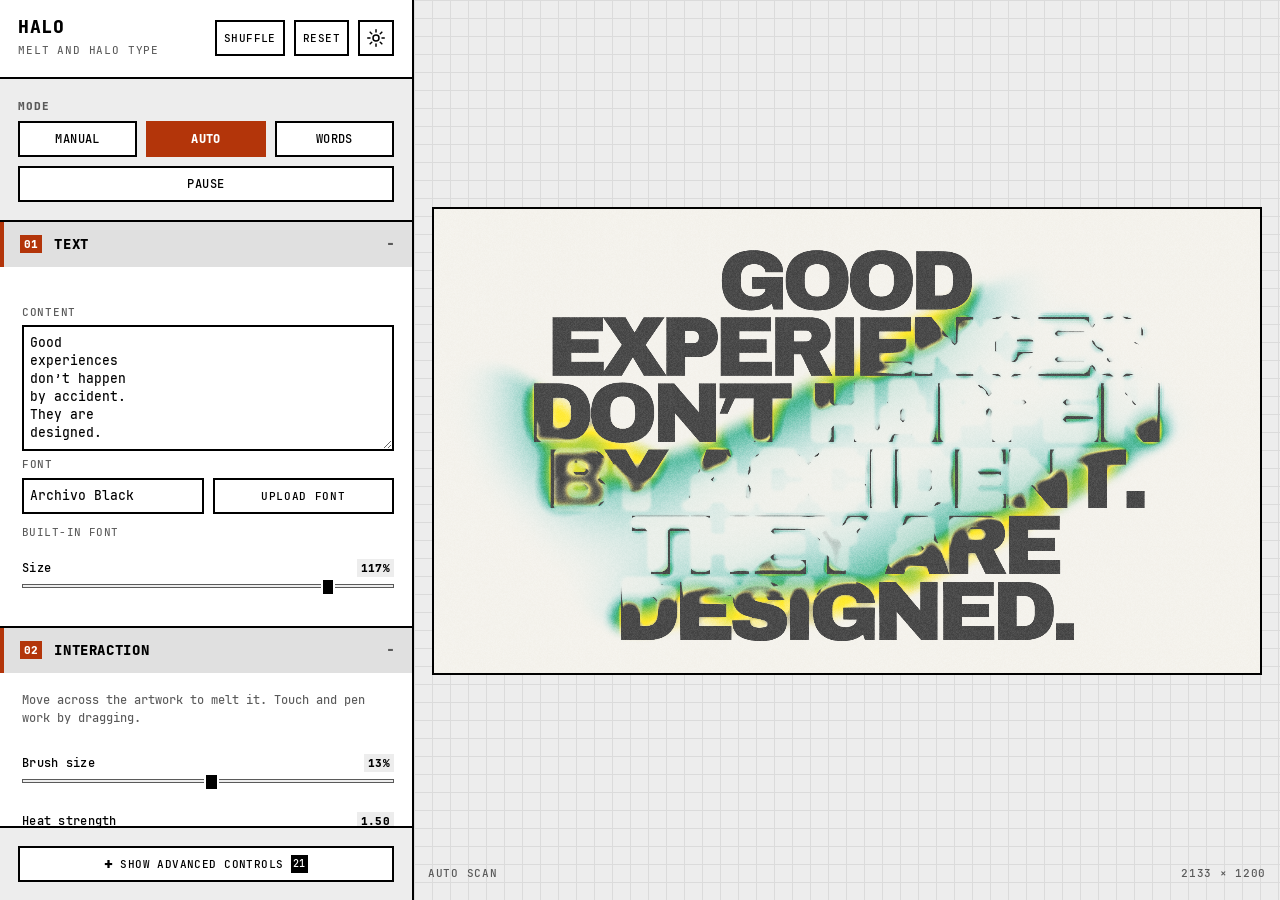
<file: tools/halo/index.html>
<!doctype html>
<html lang="en">
<head>
  <meta charset="utf-8">
  <meta name="viewport" content="width=device-width,initial-scale=1,viewport-fit=cover">
  <meta name="theme-color" content="#0b0b0d">
  <meta name="description" content="Halo — interactive melt and halo typography generator with pointer-driven colour halation.">
  <title>HALO. Melt and Halo Type</title>
  <link rel="icon" href="icon.svg" type="image/svg+xml">
  <link rel="preconnect" href="https://fonts.googleapis.com">
  <link rel="preconnect" href="https://fonts.gstatic.com" crossorigin>
  <link href="https://fonts.googleapis.com/css2?family=Anton&family=Archivo+Black&family=Bebas+Neue&family=Inter:wght@900&family=League+Spartan:wght@800;900&family=Space+Grotesk:wght@700&display=swap" rel="stylesheet">
  <link rel="stylesheet" href="styles.css">
  <script>
    /* Applied before first paint so a stored theme never flashes the other
       one. No stored choice means the system preference decides, which the
       stylesheet handles on its own. */
    try {
      var t = localStorage.getItem('halo-theme');
      if (t === 'light' || t === 'dark') document.documentElement.dataset.theme = t;
    } catch (e) { /* private mode: fall through to the system preference */ }
  </script>
</head>
<body>
  <aside class="panel" aria-label="Tool controls">
    <header class="brand">
      <div class="brand-name"><h1>Halo</h1><p>Melt and halo type</p></div>
      <div class="brand-actions">
        <button class="quiet" id="randomize" type="button" title="Randomise the look (keeps your text)">Shuffle</button>
        <button class="quiet" id="resetAll" type="button">Reset</button>
        <button class="theme-toggle" id="themeToggle" type="button" aria-label="Toggle colour theme"></button>
      </div>
    </header>

    <nav class="mode-switch" aria-label="Interaction mode">
      <span class="switch-label">Mode</span>
      <div class="switch-row">
        <button data-mode="manual" type="button">Manual</button>
        <button data-mode="auto" class="active" type="button">Auto</button>
        <button data-mode="words" type="button">Words</button>
      </div>
      <div class="switch-row one">
        <button id="pauseToggle" type="button">Pause</button>
      </div>
    </nav>

    <main class="controls" id="controls">
      <details open>
        <summary><span>01</span> Text</summary>
        <div class="section-body">
          <label class="field"><span>Content</span><textarea id="text" rows="6" spellcheck="false">Good
experiences
don’t happen
by accident.
They are
designed.</textarea></label>
          <div class="field-grid">
            <label class="field"><span>Font</span><select id="font"></select></label>
            <label class="upload"><span>Upload font</span><input id="fontFile" type="file" accept=".ttf,.otf,.woff,.woff2,font/*"></label>
          </div>
          <div class="file-status" id="fontStatus">Built-in font</div>
          <div id="textSliders"></div>
          <div class="group" data-advanced>
            <h3 class="group-title">Setting</h3>
            <div class="field-grid three">
              <label class="field"><span>Align</span><select id="align"><option value="left">Left</option><option value="center" selected>Center</option><option value="right">Right</option></select></label>
              <label class="field"><span>Case</span><select id="uppercase"><option value="true" selected>Uppercase</option><option value="false">Keep case</option></select></label>
              <label class="field"><span>Ink</span><input id="textColor" type="color" value="#4a4a4a"></label>
            </div>
          </div>
        </div>
      </details>

      <details open>
        <summary><span>02</span> Interaction</summary>
        <div class="section-body">
          <p class="hint">Move across the artwork to melt it. Touch and pen work by dragging.</p>

          <div class="group" data-advanced>
            <h3 class="group-title">Word scan</h3>
            <div class="field-grid">
              <label class="field"><span>Scan unit</span><select id="scanUnit"><option value="character">Character</option><option value="word" selected>Word</option><option value="line">Line</option></select></label>
              <label class="field"><span>Scan order</span><select id="scanOrder"><option value="sequence" selected>In order</option><option value="shuffle">Shuffled</option><option value="pick">Click to pick</option></select></label>
            </div>
            <p class="hint">Used in <strong>Words</strong> mode. Pick order holds the effect on whatever you click; click again to release.</p>
            <div id="scanSliders"></div>
          </div>

          <div class="group">
            <h3 class="group-title" data-advanced>Heat brush</h3>
            <div id="interactionSliders"></div>
            <p class="hint" data-advanced>Sustain keeps feeding the goo after the pointer leaves. Rise and dwell set how slowly letters swell, then settle back to crisp type.</p>
            <button class="wide" id="clearHeat" type="button">Clear heat trail</button>
          </div>
        </div>
      </details>

      <details open>
        <summary><span>03</span> Effect</summary>
        <div class="section-body">
          <div class="preset-grid" id="palettePresets">
            <button data-palette="acid" type="button">Acid Outline</button>
            <button data-palette="magenta" class="active" type="button">Magenta Heat</button>
            <button data-palette="cyanPink" type="button">Cyan Pink</button>
          </div>
          <div class="palette-bar" id="paletteBar"></div>
          <div class="color-grid" id="paletteColors" data-advanced></div>
          <div id="effectSliders"></div>
        </div>
      </details>

      <details>
        <summary><span>04</span> Texture</summary>
        <div class="section-body">
          <div class="field-grid">
            <label class="field"><span>Background</span><input id="backgroundColor" type="color" value="#f4f2ec"></label>
            <label class="field" data-advanced><span>Paper tint</span><input id="paperTint" type="color" value="#f4f2ec"></label>
          </div>
          <div id="textureSliders"></div>
        </div>
      </details>

      <details>
        <summary><span>05</span> Canvas &amp; Export</summary>
        <div class="section-body">
          <div class="field-grid">
            <label class="field"><span>Format</span><select id="aspect"><option value="0.8">4 : 5 Portrait</option><option value="1">1 : 1 Square</option><option value="0.5625">9 : 16 Story</option><option value="1.7778" selected>16 : 9 Landscape</option></select></label>
            <label class="field"><span>Height</span><select id="exportHeight"><option value="1200">1200 px</option><option value="2400" selected>2400 px</option><option value="3200">3200 px</option></select></label>
          </div>
          <label class="field" data-advanced><span>Motion duration</span><select id="duration"><option value="4" selected>4 seconds</option><option value="6">6 seconds</option><option value="10">10 seconds</option></select></label>
          <div class="export-grid"><button id="exportPng" type="button">PNG</button><button id="exportWebm" type="button">WebM</button><button id="exportGif" class="accent" type="button">GIF</button></div>
          <p class="hint export-note">PNG saves the current frame. WebM records live. GIF renders a clean loop.</p>
          <div class="export-status" id="exportStatus" aria-live="polite"></div>
        </div>
      </details>
    </main>

    <!-- Sits below the scrolling controls, away from the mode switches it
         used to sit beside. Those pick a mode; this one changes how much of
         the panel is shown, and putting the two kinds of control in one row
         read as a single five-way choice. -->
    <footer class="panel-footer">
      <button id="advancedToggle" type="button" aria-pressed="false" aria-controls="controls">
        <span class="toggle-sign" aria-hidden="true">+</span>
        <span class="toggle-text">Show advanced controls</span>
        <span class="toggle-count">0</span>
      </button>
    </footer>
  </aside>

  <section class="stage" id="stage">
    <div class="canvas-shell" id="canvasShell">
      <canvas id="art" aria-label="Interactive thermal typography artwork"></canvas>
      <div class="cursor-ring" id="cursorRing" aria-hidden="true"></div>
    </div>
    <div class="stage-hud"><span id="modeHud">AUTO SCAN</span><span id="sizeHud">960 × 1200</span></div>
    <div class="fatal" id="fatal" hidden>This browser cannot start WebGL. Try a current version of Chrome, Edge, Firefox or Safari.</div>
  </section>

  <script>
    document.querySelector('#themeToggle').addEventListener('click', function () {
      var root = document.documentElement;
      /* With no explicit choice yet, read what the system is actually
         showing and flip away from that — otherwise the first click is a
         coin toss that does nothing visible half the time. */
      var current = root.dataset.theme
        || (matchMedia('(prefers-color-scheme: dark)').matches ? 'dark' : 'light');
      var next = current === 'dark' ? 'light' : 'dark';
      root.dataset.theme = next;
      try { localStorage.setItem('halo-theme', next); } catch (e) { /* not persisted */ }
    });
  </script>
  <script type="module" src="src/app.js"></script>
</body>
</html>
</file>
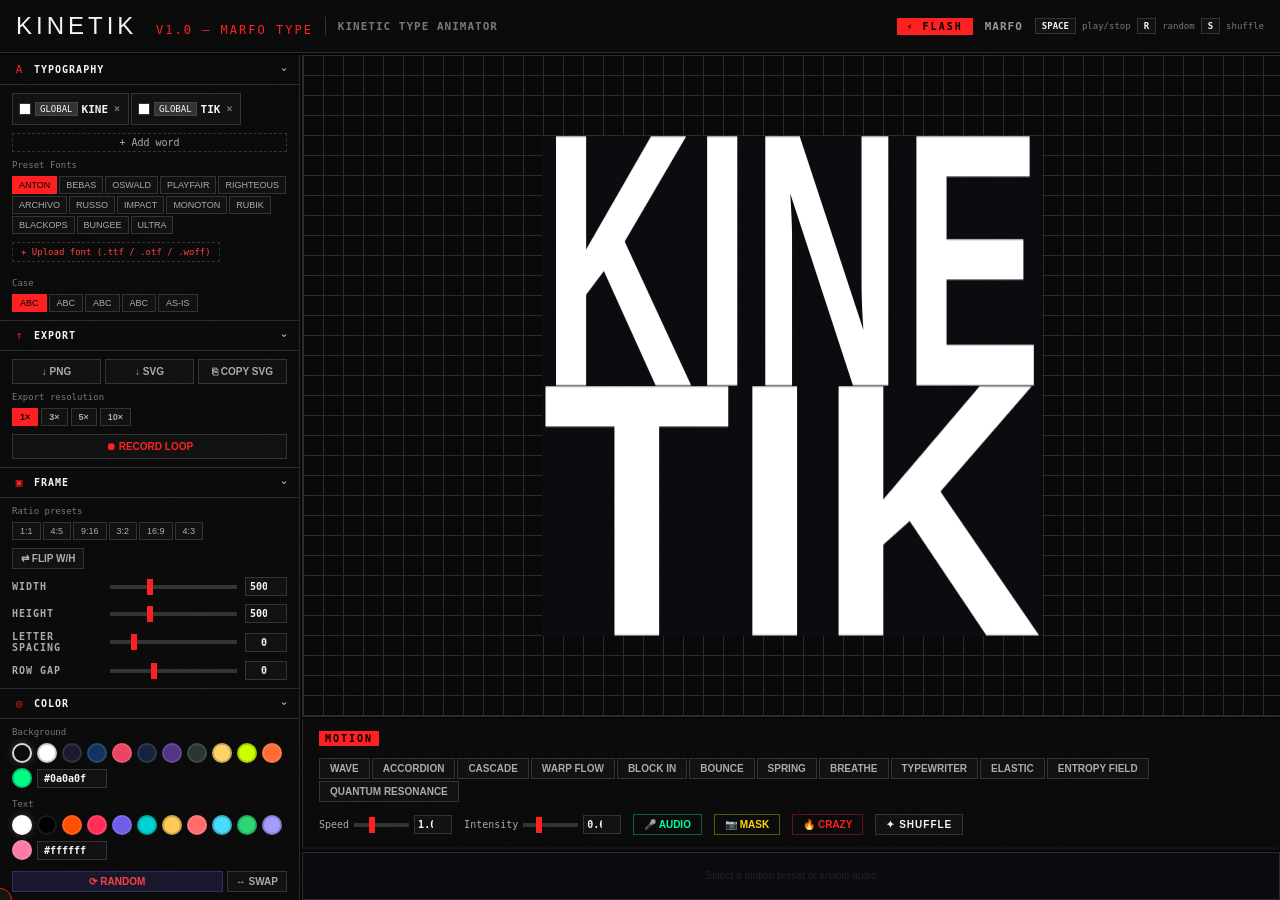
<file: tools/kinetik/index.html>
<!DOCTYPE html>
<html lang="en">
<head>
<meta charset="UTF-8">
<meta name="viewport" content="width=device-width, initial-scale=1.0">
<meta http-equiv="Content-Security-Policy" content="default-src 'self'; script-src 'self' 'unsafe-inline'; style-src 'self' 'unsafe-inline' https://fonts.googleapis.com; font-src https://fonts.gstatic.com blob:; img-src 'self' blob: data:; media-src 'self' blob:; connect-src 'self' blob:;">
<title>KINETIK. Kinetic Type Animator</title>
<link rel="icon" href="icon.svg" type="image/svg+xml">
<meta name="description" content="KINETIK. Kinetic type animator. Stack words, pick a motion preset and export PNG, SVG, video or GIF.">
<link href="https://fonts.googleapis.com/css2?family=JetBrains+Mono:wght@400;700;800&family=Bebas+Neue&family=Oswald:wght@700&family=Anton&family=Playfair+Display:wght@900&family=Righteous&family=Archivo+Black&family=Russo+One&family=Monoton&family=Rubik+Mono+One&family=Black+Ops+One&family=Bungee&family=Ultra&display=swap" rel="stylesheet">
<style>
*{box-sizing:border-box;margin:0;padding:0;}
html,body{width:100%;height:100%;background:#050505;overflow:hidden;font-family:'JetBrains Mono',monospace;}
:root{
  --bg:#050505;--bg2:#0a0a0a;--bg3:#111111;--bg4:#1a1a1a;
  --border:#2a2a2a;--border2:#333333;--border3:#444444;
  --text:#f4f4f4;--text2:#aaaaaa;--text3:#777777;
  --accent:#FF2020;--accent2:#FF4040;--accent-glow:rgba(255,32,32,0.3);
  --danger:#FF2020;--danger-bg:rgba(255,32,32,0.15);
  --success:#00FF9D;--warn:#FFD700;
  --r:0px;--rs:0px;
  --glass:#050505;--glass-border:#2a2a2a;
}
body{color:var(--text);font-size:11px;overflow:hidden;background:var(--bg);cursor:crosshair;}
.root{display:flex;flex-direction:column;width:100vw;height:100vh;padding:0px;gap:2px;position:relative;z-index:1;}
/* Global Grain Texture */
body::after{content:'';position:fixed;top:0;left:0;width:100%;height:100%;pointer-events:none;
  background-image:url("data:image/svg+xml,%3Csvg viewBox='0 0 200 200' xmlns='http://www.w3.org/2000/svg'%3E%3Cfilter id='noiseFilter'%3E%3CfeTurbulence type='fractalNoise' baseFrequency='0.65' numOctaves='3' stitchTiles='stitch'/%3E%3C/filter%3E%3Crect width='100%25' height='100%25' filter='url(%23noiseFilter)'/%3E%3C/svg%3E");
  opacity:0.045;z-index:99999;mix-blend-mode:overlay;}
/* Custom Cursor */
.cursor{position:fixed;width:24px;height:24px;border:1px solid var(--accent);border-radius:50%;
  pointer-events:none;z-index:100000;transform:translate(-50%,-50%);transition:transform 0.1s ease-out,width 0.2s,height 0.2s;
  mix-blend-mode:difference;background:rgba(255,255,255,0.05);backdrop-filter:blur(2px);}
.cursor.active{width:48px;height:48px;background:var(--accent);border-color:transparent;}

.top-bar{flex-shrink:0;display:flex;align-items:center;gap:12px;padding:12px 16px;
  background:var(--bg2);border-bottom:1px solid var(--border);border-radius:var(--r);}
.logo{font-family:'Anton',sans-serif;font-size:24px;letter-spacing:4px;color:var(--text);user-select:none;text-transform:uppercase;}
.logo span{color:var(--accent);opacity:1;font-size:12px;letter-spacing:2px;margin-left:8px;font-family:'JetBrains Mono',monospace;}
.top-sep{width:1px;height:18px;background:var(--border2);}
.top-info{font-size:11px;font-weight:700;color:var(--text3);text-transform:uppercase;letter-spacing:1px;}
.top-keys{margin-left:auto;display:flex;gap:6px;align-items:center;}
.kbd{font-size:9px;font-weight:700;padding:2px 6px;border-radius:0px;background:var(--bg3);
  border:1px solid var(--border2);color:var(--text);font-family:'JetBrains Mono',monospace;text-transform:uppercase;}
.main-row{display:flex;gap:2px;flex:1;min-height:0;padding:0;}
.panel{width:300px;flex-shrink:0;background:var(--bg2);
  border-right:1px solid var(--border);border-radius:var(--r);overflow-y:auto;overflow-x:hidden;
  scrollbar-width:thin;scrollbar-color:var(--bg4) transparent;}
.panel::-webkit-scrollbar{width:4px;}
.panel::-webkit-scrollbar-thumb{background:var(--border3);border-radius:0px;}
.center-col{flex:1;min-width:0;display:flex;flex-direction:column;gap:2px;height:100%;}
.canvas-wrap{flex:1;min-height:0;border-radius:var(--r);display:flex;align-items:center;justify-content:center;
  overflow:hidden;position:relative;
  background-color:#080808;
  background-image:linear-gradient(var(--border) 1px, transparent 1px), linear-gradient(90deg, var(--border) 1px, transparent 1px);
  background-size:20px 20px;
  border-left:1px solid var(--border); border-bottom:1px solid var(--border);}
.motion-bar{flex-shrink:0;background:var(--bg2);
  border-left:1px solid var(--border);border-radius:0px;padding:12px 16px;
  display:flex;gap:12px;align-items:center;flex-wrap:wrap;}
.mb-label{font-size:10px;color:var(--text);font-weight:800;letter-spacing:2px;text-transform:uppercase;white-space:nowrap;background:var(--accent);padding:2px 6px;color:#000;}
.presets{display:flex;gap:2px;flex-wrap:wrap;}
.pbtn{font-size:10px;padding:4px 10px;border-radius:0px;border:1px solid var(--border2);
  background:var(--bg3);color:var(--text2);cursor:pointer;transition:background 0.1s;white-space:nowrap;font-weight:700;text-transform:uppercase;}
.pbtn:hover{background:var(--border2);color:var(--text);}
.pbtn.active{background:var(--accent);color:#000;border-color:var(--accent);box-shadow:none;}
.mb-slider{display:flex;align-items:center;gap:5px;}
.mb-slider label{font-size:10px;color:var(--text2);white-space:nowrap;font-weight:500;}
.mb-stop{font-size:10px;padding:4px 10px;border-radius:0px;border:1px solid rgba(255,32,32,0.35);
  background:transparent;color:var(--danger);cursor:pointer;display:none;font-weight:700;transition:background 0.1s;text-transform:uppercase;}
.mb-stop:hover{background:var(--danger-bg);}
.audio-btn{font-size:10px;padding:4px 10px;border-radius:0px;border:1px solid rgba(0,255,157,0.35);
  background:transparent;color:var(--success);cursor:pointer;font-weight:700;transition:background 0.1s;white-space:nowrap;text-transform:uppercase;}
.audio-btn:hover{background:rgba(0,255,157,0.1);}
.audio-btn.active{background:var(--success);color:#000;border-color:var(--success);animation:none;}
.mask-btn{font-size:10px;padding:4px 10px;border-radius:0px;border:1px solid rgba(255,215,0,0.35);
  background:transparent;color:var(--warn);cursor:pointer;font-weight:700;transition:background 0.1s;white-space:nowrap;text-transform:uppercase;}
.mask-btn:hover{background:rgba(255,215,0,0.1);}
.mask-btn.active{background:var(--warn);color:#000;border-color:var(--warn);}
.crazy-btn{font-size:10px;padding:4px 10px;border-radius:0px;border:1px solid rgba(255,32,32,0.35);
  background:transparent;color:var(--danger);cursor:pointer;font-weight:700;transition:background 0.1s;white-space:nowrap;text-transform:uppercase;}
.crazy-btn:hover{background:rgba(255,32,32,0.1);}
.crazy-btn.active{background:var(--danger);color:#000;border-color:var(--danger);animation:none;}
.shuffle-btn{font-size:10px;padding:4px 10px;border-radius:0px;
  border:1px solid var(--border2);background:var(--bg3);
  color:var(--text);cursor:pointer;font-weight:700;transition:background 0.1s;white-space:nowrap;letter-spacing:1px;text-transform:uppercase;}
.shuffle-btn:hover{background:var(--text);color:#000;}
.graph-wrap{height:48px;background:var(--bg2);border-radius:0px;
  border:1px solid var(--border);overflow:hidden;flex-shrink:0;cursor:crosshair;}
canvas#graphCanvas{display:block;width:100%;height:100%;}
.sh{display:flex;align-items:center;gap:8px;padding:8px 12px;cursor:pointer;user-select:none;
  border-bottom:1px solid var(--border);}
.sh:hover{background:var(--border2);}
.sh .ico{font-size:11px;opacity:1;width:14px;text-align:center;color:var(--accent);}
.sh .lbl{font-size:10px;font-weight:800;letter-spacing:1px;text-transform:uppercase;color:var(--text);flex:1;}
.sh .ar{font-size:10px;color:var(--text);transition:transform 0.1s;font-family:'JetBrains Mono',monospace;}
.sh.open .ar{transform:rotate(90deg);}
.sb{padding:8px 12px;border-bottom:1px solid var(--border);display:flex;flex-direction:column;gap:8px;}
.sb.hidden{display:none;}
.chips-wrap{display:flex;flex-wrap:wrap;gap:2px;min-height:32px;}
.chip{display:flex;align-items:center;gap:4px;background:var(--bg3);border:1px solid var(--border2);
  border-radius:0px;padding:3px 6px 3px 6px;cursor:grab;user-select:none;transition:background 0.1s;}
.chip:active{cursor:grabbing;}
.chip.dragging-chip{opacity:0.3;}
.chip.drag-over{border-color:var(--accent);}
.chip-text{font-size:11px;font-weight:700;color:var(--text);outline:none;min-width:12px;max-width:100px;font-family:'JetBrains Mono',monospace;}
.chip-color{width:12px;height:12px;border-radius:0px;cursor:crosshair;border:1px solid var(--border2);flex-shrink:0;}
.chip-color:hover{border-color:#fff;}
.chip-font{font-size:9px;color:var(--text);cursor:crosshair;padding:1px 4px;border-radius:0px;
  background:var(--border2);border:1px solid var(--border3);white-space:nowrap;
  transition:background 0.1s;max-width:50px;overflow:hidden;text-overflow:ellipsis;text-transform:uppercase;}
.chip-font:hover{background:var(--text);color:#000;}
.chip-x{font-size:10px;color:var(--text3);cursor:pointer;padding:0 2px;line-height:1;transition:color 0.1s;font-weight:700;}
.chip-x:hover{color:var(--danger);}
.chip-add{background:transparent;border:1px dashed var(--border2);border-radius:0px;padding:3px 10px;
  font-size:10px;color:var(--text2);cursor:pointer;transition:background 0.1s;font-family:'JetBrains Mono',monospace;}
.chip-add:hover{background:var(--border2);color:var(--text);border-style:solid;}
.font-presets{display:flex;flex-wrap:wrap;gap:2px;}
.fpbtn{font-size:9px;padding:3px 6px;border-radius:0px;border:1px solid var(--border2);
  background:var(--bg3);color:var(--text2);cursor:pointer;transition:background 0.1s;white-space:nowrap;text-transform:uppercase;}
.fpbtn:hover{background:var(--border2);color:var(--text);}
.fpbtn.active{background:var(--accent);color:#000;border-color:var(--accent);}
.case-row,.fill-row,.pat-row,.ratio-row,.side-pos-row{display:flex;gap:2px;flex-wrap:wrap;}
.case-btn,.fill-btn,.pat-btn,.rbtn,.side-btn{font-size:9px;padding:3px 7px;border-radius:0px;border:1px solid var(--border2);
  background:var(--bg3);color:var(--text2);cursor:pointer;transition:background 0.1s;white-space:nowrap;text-transform:uppercase;}
.case-btn:hover,.fill-btn:hover,.pat-btn:hover,.rbtn:hover,.side-btn:hover{background:var(--border2);color:var(--text);}
.case-btn.on,.fill-btn.on,.pat-btn.on,.rbtn.on,.side-btn.on{background:var(--accent);color:#000;border-color:var(--accent);}
.row{display:flex;align-items:center;gap:8px;}
.row label{font-size:10px;color:var(--text2);flex:1;min-width:0;font-weight:700;text-transform:uppercase;letter-spacing:1px;}
input[type=range]{flex:1.4;min-width:0;height:4px;-webkit-appearance:none;appearance:none;
  background:var(--border2);border-radius:0px;outline:none;cursor:crosshair;}
input[type=range]::-webkit-slider-thumb{-webkit-appearance:none;width:6px;height:16px;border-radius:0px;
  background:var(--accent);cursor:crosshair;border:none;}
input[type=range]::-webkit-slider-thumb:hover{background:#fff;}
.ni{width:42px;font-size:10px;font-weight:700;text-align:right;background:var(--bg3);
  border:1px solid var(--border2);border-radius:0px;color:var(--text);padding:3px 4px;outline:none;
  -moz-appearance:textfield;font-family:'JetBrains Mono',monospace;}
.ni:focus{border-color:var(--accent);}
.mni{width:38px;font-size:10px;font-weight:700;text-align:right;background:var(--bg3);
  border:1px solid var(--border2);border-radius:0px;color:var(--text);padding:3px 3px;outline:none;
  -moz-appearance:textfield;font-family:'JetBrains Mono',monospace;}
.mni:focus{border-color:var(--accent);}
.btn{font-size:10px;padding:4px 8px;border-radius:0px;border:1px solid var(--border2);
  background:var(--bg3);color:var(--text2);cursor:pointer;transition:background 0.1s;font-weight:700;white-space:nowrap;text-transform:uppercase;}
.btn:hover{background:var(--border2);color:var(--text);}
.btn.on{background:var(--accent);color:#000;border-color:var(--accent);}
.btn.accent{background:rgba(108,92,231,0.15);color:var(--accent2);border-color:rgba(108,92,231,0.3);}
.btn.accent:hover{background:rgba(108,92,231,0.25);}
.btn-row{display:flex;gap:4px;flex-wrap:wrap;}
.color-grid{display:flex;flex-wrap:wrap;gap:5px;align-items:center;}
.swatch{width:20px;height:20px;border-radius:50%;cursor:pointer;border:2px solid transparent;
  transition:transform 0.12s,box-shadow 0.15s;flex-shrink:0;}
.swatch:hover{transform:scale(1.15);}
.swatch.active{border-color:rgba(255,255,255,0.85);box-shadow:0 0 8px rgba(255,255,255,0.2);}
.hex-input{width:70px;font-size:10px;font-weight:700;background:var(--bg3);border:1px solid var(--border2);
  border-radius:0px;color:var(--text);padding:3px 6px;outline:none;font-family:'JetBrains Mono',monospace;}
.hex-input:focus{border-color:var(--accent);}
.dl-row{display:flex;gap:4px;}
.dl-btn{flex:1;text-align:center;font-size:10px;padding:6px 0;border-radius:0px;
  border:1px solid var(--border2);background:var(--bg3);color:var(--text2);cursor:pointer;font-weight:700;transition:background 0.1s;text-transform:uppercase;}
.dl-btn:hover{background:var(--border2);color:var(--text);}
.res-row{display:flex;gap:3px;}
.res-btn{font-size:9px;padding:3px 7px;border-radius:0px;border:1px solid var(--border2);
  background:var(--bg3);color:var(--text2);cursor:pointer;transition:background 0.1s;font-weight:700;}
.res-btn:hover{background:var(--border2);color:var(--text);}
.res-btn.on{background:var(--accent);color:#000;border-color:var(--accent);}
.record-btn{width:100%;padding:6px 0;border-radius:0px;border:1px solid var(--border2);
  background:var(--bg3);color:var(--danger);cursor:pointer;font-weight:700;font-size:10px;
  transition:background 0.1s;text-align:center;display:flex;align-items:center;justify-content:center;gap:4px;text-transform:uppercase;}
.record-btn:hover{background:var(--border2);color:var(--danger);}
.record-btn.recording{background:rgba(255,71,87,0.3);border-color:var(--danger);animation:recPulse 1s infinite alternate;}
@keyframes recPulse{0%{box-shadow:0 0 0 transparent;}100%{box-shadow:0 0 12px rgba(255,71,87,0.4);}}
.lines-list{display:flex;flex-direction:column;gap:4px;max-height:120px;overflow-y:auto;}
.line-row{display:flex;align-items:center;gap:4px;}
.ll{font-size:9px;color:var(--text3);min-width:34px;overflow:hidden;text-overflow:ellipsis;white-space:nowrap;font-weight:600;}
.transform-list{display:flex;flex-direction:column;gap:5px;max-height:160px;overflow-y:auto;}
.tr-row{display:flex;align-items:center;gap:4px;padding:3px 0;}
.tr-label{font-size:9px;color:var(--text3);min-width:34px;overflow:hidden;text-overflow:ellipsis;white-space:nowrap;font-weight:600;}
.tr-mini-slider{width:50px;height:3px;}
.align-btns{display:flex;gap:2px;}
.align-btn{font-size:9px;width:18px;height:18px;display:flex;align-items:center;justify-content:center;
  border-radius:3px;border:0.5px solid var(--border2);background:var(--bg3);color:var(--text3);cursor:pointer;transition:all 0.1s;}
.align-btn:hover{color:var(--text);}
.align-btn.on{background:var(--accent);color:#fff;border-color:var(--accent);}
.grad-row{display:flex;gap:5px;align-items:center;}
.grad-input{width:28px;height:28px;border:2px solid var(--border2);border-radius:6px;cursor:pointer;-webkit-appearance:none;padding:0;background:none;}
.grad-input::-webkit-color-swatch-wrapper{padding:0;}
.grad-input::-webkit-color-swatch{border:none;border-radius:4px;}
.sidebar-input{width:100%;font-size:10px;padding:6px 8px;border-radius:0px;background:var(--bg3);
  border:1px solid var(--border2);color:var(--text);outline:none;font-family:'JetBrains Mono',monospace;}
.sidebar-input:focus{border-color:var(--accent);}
.fx-row{display:flex;gap:4px;flex-wrap:wrap;}
.fxbtn, .scbtn{font-size:10px;padding:4px 8px;border-radius:0px;border:1px solid var(--border2);
  background:var(--bg3);color:var(--text2);cursor:pointer;transition:background 0.1s;font-weight:700;text-transform:uppercase;}
.fxbtn:hover, .scbtn:hover{background:var(--border2);color:var(--text);}
.fxbtn.on, .scbtn.on{background:var(--accent);color:#000;border-color:var(--accent);}
.font-upload{display:flex;align-items:center;gap:4px;}
.font-upload-btn{background:transparent;border:0.5px dashed var(--border2);border-radius:var(--rs);
  padding:4px 8px;font-size:9px;color:var(--accent2);cursor:pointer;transition:all 0.12s;white-space:nowrap;}
.font-upload-btn:hover{background:rgba(108,92,231,0.1);border-color:var(--accent);}
.custom-font-tag{font-size:9px;padding:2px 6px;border-radius:3px;background:rgba(46,213,115,0.15);
  color:var(--success);border:0.5px solid rgba(46,213,115,0.25);display:inline-flex;align-items:center;gap:3px;}
.custom-font-tag .cfx{cursor:pointer;opacity:0.5;transition:opacity 0.1s;}
.custom-font-tag .cfx:hover{opacity:1;}
.spectrum-bar{height:3px;background:var(--bg3);border-radius:2px;overflow:hidden;margin-top:-2px;}
.spectrum-fill{height:100%;width:0%;background:linear-gradient(90deg,var(--accent),var(--success));transition:width 0.05s;border-radius:2px;}
.live-dot{width:6px;height:6px;border-radius:50%;background:var(--success);animation:livePulse 1.5s infinite;display:none;}
@keyframes livePulse{0%,100%{opacity:1;box-shadow:0 0 0 rgba(46,213,115,0);}50%{opacity:0.6;box-shadow:0 0 8px rgba(46,213,115,0.5);}}
.live-dot.on{display:block;}
#webcamVideo{position:absolute;top:0;left:0;width:100%;height:100%;object-fit:cover;display:none;z-index:0;}
#mainCanvas{position:relative;z-index:1;}
.warp-overlay{position:absolute;top:0;left:0;width:100%;height:100%;z-index:2;pointer-events:none;}
.warp-overlay.active{pointer-events:auto;cursor:crosshair;}
.skip-link{position:absolute;top:-40px;left:8px;z-index:9999;background:var(--accent);color:#fff;
  padding:8px 16px;border-radius:0 0 var(--rs) var(--rs);font-size:12px;font-weight:600;
  text-decoration:none;transition:top 0.2s;}
.skip-link:focus{top:0;}
@media (prefers-reduced-motion: reduce) {
  *, *::before, *::after {
    animation-duration: 0.01ms !important;
    animation-iteration-count: 1 !important;
    transition-duration: 0.01ms !important;
  }
}
@media (max-width: 900px) {
  .panel{width:200px;}
  .motion-bar{flex-wrap:wrap;gap:6px;padding:6px 10px;}
  .pbtn,.audio-btn,.mask-btn,.crazy-btn,.shuffle-btn{font-size:9px;padding:3px 8px;}
}
@media (max-width: 640px) {
  /* keyboard hints and the subtitle have no place on a touch screen */
  .top-keys,.top-info,.top-sep{display:none;}
  .top-bar{gap:10px;padding:8px 12px;}
  .logo span{display:none;}
  .main-row{flex-direction:column;}
  .panel{width:100%;max-height:35vh;overflow-y:auto;}
  .center-col{min-height:50vh;}
}
</style>
</head>
<body>
<a href="#mainCanvas" class="skip-link">Skip to canvas</a>
<div class="root">
  <div class="top-bar">
    <div class="logo">KINETIK <span>v1.0 — MARFO TYPE</span></div>
    <div class="top-sep"></div>
    <div class="top-info">Kinetic type animator</div>
    <div style="flex-grow:1"></div>
    <div class="top-actions" style="display:flex;gap:12px;align-items:center;">
      <a href="flash.html" style="color:#000;text-decoration:none;font-size:10px;letter-spacing:2px;font-weight:800;background:var(--accent);padding:3px 10px;text-transform:uppercase;">⚡ FLASH</a>
      <a href="../../"  style="color:inherit;text-decoration:none;opacity:0.6;font-size:11px;letter-spacing:1px;font-weight:700;">MARFO</a>
    </div>
    <div class="live-dot" id="liveDot"></div>
    <div class="top-keys">
      <span class="kbd">Space</span><span style="font-size:9px;color:var(--text3)">play/stop</span>
      <span class="kbd">R</span><span style="font-size:9px;color:var(--text3)">random</span>
      <span class="kbd">S</span><span style="font-size:9px;color:var(--text3)">shuffle</span>
    </div>
  </div>
  <div class="main-row">
    <div class="panel">
      <!-- Typography -->
      <div class="sh open" data-sec="typo"><span class="ico">A</span><span class="lbl">Typography</span><span class="ar">›</span></div>
      <div class="sb" id="sec-typo">
        <div class="chips-wrap" id="chipsWrap"></div>
        <button class="chip-add" id="chipAddBtn">+ Add word</button>
        <div style="font-size:9px;color:var(--text3);margin-bottom:-2px;">Preset Fonts</div>
        <div class="font-presets" id="fontPresets">
          <button class="fpbtn active" data-font="'Anton', sans-serif">Anton</button>
          <button class="fpbtn" data-font="'Bebas Neue', sans-serif">Bebas</button>
          <button class="fpbtn" data-font="'Oswald', sans-serif">Oswald</button>
          <button class="fpbtn" data-font="'Playfair Display', serif">Playfair</button>
          <button class="fpbtn" data-font="'Righteous', sans-serif">Righteous</button>
          <button class="fpbtn" data-font="'Archivo Black', sans-serif">Archivo</button>
          <button class="fpbtn" data-font="'Russo One', sans-serif">Russo</button>
          <button class="fpbtn" data-font="Impact, sans-serif">Impact</button>
          <button class="fpbtn" data-font="'Monoton', sans-serif">Monoton</button>
          <button class="fpbtn" data-font="'Rubik Mono One', sans-serif">Rubik</button>
          <button class="fpbtn" data-font="'Black Ops One', sans-serif">BlackOps</button>
          <button class="fpbtn" data-font="'Bungee', sans-serif">Bungee</button>
          <button class="fpbtn" data-font="'Ultra', serif">Ultra</button>
        </div>
        <div class="font-upload">
          <label class="font-upload-btn" id="fontUploadBtn">+ Upload font (.ttf / .otf / .woff)
            <input type="file" id="fontFileInput" accept=".ttf,.otf,.woff,.woff2" style="display:none;" multiple>
          </label>
        </div>
        <div id="customFontsList" style="display:flex;flex-wrap:wrap;gap:4px;"></div>
        <div style="font-size:9px;color:var(--text3);margin-bottom:-2px;">Case</div>
        <div class="case-row" id="caseRow">
          <button class="case-btn on" data-case="upper">ABC</button>
          <button class="case-btn" data-case="lower">abc</button>
          <button class="case-btn" data-case="title">Abc</button>
          <button class="case-btn" data-case="alt">aBc</button>
          <button class="case-btn" data-case="none">As-is</button>
        </div>
      </div>

      <!-- Export -->
      <div class="sh open" data-sec="export"><span class="ico">↑</span><span class="lbl">Export</span><span class="ar">›</span></div>
      <div class="sb" id="sec-export">
        <div class="dl-row">
          <button class="dl-btn" id="dlPng">↓ PNG</button>
          <button class="dl-btn" id="dlSvg">↓ SVG</button>
          <button class="dl-btn" id="dlCopySvg">⎘ Copy SVG</button>
        </div>
        <div style="font-size:9px;color:var(--text3);margin-bottom:-2px;">Export resolution</div>
        <div class="res-row" id="resRow">
          <button class="res-btn on" data-res="1">1×</button>
          <button class="res-btn" data-res="3">3×</button>
          <button class="res-btn" data-res="5">5×</button>
          <button class="res-btn" data-res="10">10×</button>
        </div>
        <button class="record-btn" id="recordBtn">⏺ Record loop</button>
      </div>

      <!-- Frame -->
      <div class="sh open" data-sec="frame"><span class="ico">▣</span><span class="lbl">Frame</span><span class="ar">›</span></div>
      <div class="sb" id="sec-frame">
        <div style="font-size:9px;color:var(--text3);margin-bottom:-2px;">Ratio presets</div>
        <div class="ratio-row" id="ratioRow">
          <button class="rbtn" data-w="500" data-h="500">1:1</button>
          <button class="rbtn" data-w="500" data-h="625">4:5</button>
          <button class="rbtn" data-w="500" data-h="889">9:16</button>
          <button class="rbtn" data-w="700" data-h="467">3:2</button>
          <button class="rbtn" data-w="700" data-h="394">16:9</button>
          <button class="rbtn" data-w="889" data-h="500">4:3</button>
        </div>
        <button class="btn" id="flipBtn" style="align-self:flex-start;">⇄ Flip W/H</button>
        <div class="row"><label for="cw">Width</label><input type="range" id="cw" min="200" max="1200" step="10" value="500"><input class="ni" id="cwn" type="number" min="200" max="1200" value="500"></div>
        <div class="row"><label for="ch">Height</label><input type="range" id="ch" min="200" max="1200" step="10" value="500"><input class="ni" id="chn" type="number" min="200" max="1200" value="500"></div>
        <div class="row"><label for="letterSpacing">Letter spacing</label><input type="range" id="letterSpacing" min="-0.05" max="0.25" step="0.005" value="0"><input class="ni" id="lsn" type="number" step="0.005" value="0"></div>
        <div class="row"><label for="rowPad">Row gap</label><input type="range" id="rowPad" min="-20" max="40" step="1" value="0"><input class="ni" id="rpn" type="number" value="0"></div>
      </div>

      <!-- Color -->
      <div class="sh open" data-sec="color"><span class="ico">◎</span><span class="lbl">Color</span><span class="ar">›</span></div>
      <div class="sb" id="sec-color">
        <div style="font-size:9px;color:var(--text3);margin-bottom:-2px;">Background</div>
        <div class="color-grid" id="bgPresets"></div>
        <div style="font-size:9px;color:var(--text3);margin-top:3px;margin-bottom:-2px;">Text</div>
        <div class="color-grid" id="textPresets"></div>
        <div class="btn-row" style="margin-top:3px;">
          <button class="btn accent" id="randomBtn" style="flex:1;">⟳ Random</button>
          <button class="btn" id="swapBtn">↔ Swap</button>
        </div>
      </div>

      <!-- Row Scale -->
      <div class="sh open" data-sec="scale"><span class="ico">≡</span><span class="lbl">Row Scale</span><span class="ar">›</span></div>
      <div class="sb" id="sec-scale">
        <div class="lines-list" id="linesList"></div>
        <button class="btn" id="resetScalesBtn" style="align-self:flex-end;">Reset all</button>
      </div>

      <!-- Grid & Warp -->
      <div class="sh" data-sec="warp"><span class="ico">⊞</span><span class="lbl">Grid & Warp</span><span class="ar">›</span></div>
      <div class="sb hidden" id="sec-warp">
        <div class="btn-row">
          <button class="btn" id="gridToggle">Grid off</button>
          <button class="btn" id="resetWarpBtn">Reset warp</button>
        </div>
        <div class="row"><label for="warpOpacity">Opacity</label><input type="range" id="warpOpacity" min="0" max="1" step="0.05" value="0.7"><input class="ni" id="warpOpN" type="number" step="0.05" value="0.70"></div>
      </div>

      <!-- Fill Mode -->
      <div class="sh" data-sec="fill"><span class="ico">◈</span><span class="lbl">Text Fill</span><span class="ar">›</span></div>
      <div class="sb hidden" id="sec-fill">
        <div class="fill-row" id="fillRow">
          <button class="fill-btn on" data-fill="solid">Solid</button>
          <button class="fill-btn" data-fill="gradient">Gradient</button>
          <button class="fill-btn" data-fill="stripe">Stripe</button>
        </div>
        <div id="gradOpts" style="display:none;">
          <div class="grad-row">
            <input type="color" class="grad-input" id="grad1" value="#ff4757">
            <span style="font-size:9px;color:var(--text3)">→</span>
            <input type="color" class="grad-input" id="grad2" value="#6c5ce7">
            <label style="font-size:9px;color:var(--text2);margin-left:4px;">Angle</label>
            <input class="ni" style="width:44px;" id="gradAngle" type="number" value="0" min="0" max="360">°
          </div>
        </div>
        <div id="stripeOpts" style="display:none;">
          <div class="row"><label for="stripeW">Stripe Width</label><input type="range" id="stripeW" min="2" max="30" step="1" value="8"><input class="ni" id="stripeWN" type="number" value="8"></div>
          <div class="row"><label for="stripeA">Stripe Angle</label><input type="range" id="stripeA" min="0" max="180" step="5" value="45"><input class="ni" id="stripeAN" type="number" value="45"></div>
        </div>
      </div>

      <!-- Transforms -->
      <div class="sh" data-sec="transform"><span class="ico">⟡</span><span class="lbl">Transforms</span><span class="ar">›</span></div>
      <div class="sb hidden" id="sec-transform">
        <div class="transform-list" id="transformList"></div>
        <button class="btn" id="resetTransBtn" style="align-self:flex-end;">Reset all</button>
      </div>

      <!-- Background Pattern -->
      <div class="sh" data-sec="bgpat"><span class="ico">▦</span><span class="lbl">Background Pattern</span><span class="ar">›</span></div>
      <div class="sb hidden" id="sec-bgpat">
        <div class="pat-row" id="patRow">
          <button class="pat-btn on" data-pat="none">None</button>
          <button class="pat-btn" data-pat="grid">Grid</button>
          <button class="pat-btn" data-pat="dots">Dots</button>
          <button class="pat-btn" data-pat="noise">Noise</button>
          <button class="pat-btn" data-pat="pixels">Pixels</button>
          <button class="pat-btn" data-pat="lines">Lines</button>
        </div>
        <div class="row"><label for="patOpacity">Pattern opacity</label><input type="range" id="patOpacity" min="0" max="1" step="0.05" value="0.15"><input class="ni" id="patOpN" type="number" step="0.05" value="0.15"></div>
        <div class="row"><label for="patScale">Pattern scale</label><input type="range" id="patScale" min="0.5" max="4" step="0.1" value="1"><input class="ni" id="patScN" type="number" step="0.1" value="1.0"></div>
      </div>

      <!-- Sidebar Text -->
      <div class="sh" data-sec="sidebar"><span class="ico">┃</span><span class="lbl">Sidebar Text</span><span class="ar">›</span></div>
      <div class="sb hidden" id="sec-sidebar">
        <div class="btn-row">
          <button class="btn" id="sideToggle">Enable</button>
          <div class="side-pos-row">
            <button class="side-btn on" data-pos="left">Left</button>
            <button class="side-btn" data-pos="right">Right</button>
          </div>
        </div>
        <input class="sidebar-input" id="sideText" placeholder="Sidebar text..." value="KINETIK">
        <div class="row"><label for="sideW">Width</label><input type="range" id="sideW" min="20" max="80" step="2" value="36"><input class="ni" id="sideWN" type="number" value="36"></div>
      </div>

      <!-- Effects -->
      <div class="sh" data-sec="fx"><span class="ico">✦</span><span class="lbl">Effects</span><span class="ar">›</span></div>
      <div class="sb hidden" id="sec-fx">
        <div class="fx-row">
          <button class="fxbtn" data-fx="shadow">Shadow</button>
          <button class="fxbtn" data-fx="glow">Glow</button>
          <button class="fxbtn" data-fx="outline">Outline</button>
          <button class="fxbtn" data-fx="double">Double</button>
          <button class="fxbtn" data-fx="glitch">Glitch</button>
          <button class="fxbtn" data-fx="chromatic">Chroma</button>
          <button class="fxbtn" data-fx="smear">Smear</button>
        </div>
        <div class="row"><label for="fxStr">FX Strength</label><input type="range" id="fxStr" min="0" max="1" step="0.05" value="0.5"><input class="ni" id="fxStrN" type="number" step="0.05" value="0.50"></div>
      </div>

      <!-- STROBE SCENES -->
      <div class="sh" data-sec="strobe"><span class="ico">⚡</span><span class="lbl">Strobe Scenes</span><span class="ar">›</span></div>
      <div class="sb hidden" id="sec-strobe">
        <div class="btn-row">
          <button class="btn" id="strobeToggle" style="flex:1;">⚡ Enable MatchCut</button>
        </div>
        <div class="row">
          <label style="color:var(--danger)">Pace (BPM)</label>
          <input type="range" id="strobeBpm" min="40" max="240" step="5" value="120">
          <input class="ni" id="strobeBpmN" type="number" value="120">
        </div>
        <div style="font-size:9px;color:var(--text3);margin-bottom:-2px;">Scene Filters </div>
        <div class="fx-row">
          <button class="scbtn" data-scene="shutter">Shutter</button>
          <button class="scbtn" data-scene="split">Split</button>
          <button class="scbtn" data-scene="bugEye">Bug Eye</button>
        </div>
      </div>
    </div>

    <!-- Center -->
    <div class="center-col">
      <div class="canvas-wrap" id="canvasWrap">
        <video id="webcamVideo" autoplay playsinline muted></video>
        <canvas id="mainCanvas"></canvas>
        <canvas class="warp-overlay" id="warpOverlay"></canvas>
      </div>
      <div class="motion-bar">
        <span class="mb-label">Motion</span>
        <div class="presets" id="presets">
          <button class="pbtn" data-preset="wave">Wave</button>
          <button class="pbtn" data-preset="accordion">Accordion</button>
          <button class="pbtn" data-preset="cascade">Cascade</button>
          <button class="pbtn" data-preset="warpFlow">Warp Flow</button>
          <button class="pbtn" data-preset="blockIn">Block In</button>
          <button class="pbtn" data-preset="bounce">Bounce</button>
          <button class="pbtn" data-preset="spring">Spring</button>
          <button class="pbtn" data-preset="breathe">Breathe</button>
          <button class="pbtn" data-preset="typewriter">Typewriter</button>
          <button class="pbtn" data-preset="elastic">Elastic</button>
          <button class="pbtn" data-preset="entropy">Entropy Field</button>
          <button class="pbtn" data-preset="quantum">Quantum Resonance</button>
        </div>
        <div class="mb-slider">
          <label>Speed</label>
          <input type="range" id="motionSpeed" min="0.1" max="3" step="0.05" value="1" style="width:55px;">
          <input class="mni" id="motionSpeedN" type="number" min="0.1" max="3" step="0.05" value="1.00">
        </div>
        <div class="mb-slider">
          <label>Intensity</label>
          <input type="range" id="motionIntensity" min="0.1" max="2" step="0.05" value="0.6" style="width:55px;">
          <input class="mni" id="motionIntN" type="number" min="0.1" max="2" step="0.05" value="0.60">
        </div>
        <button class="audio-btn" id="audioBtn">🎤 Audio</button>
        <button class="mask-btn" id="maskBtn">📷 Mask</button>
        <button class="crazy-btn" id="crazyBtn">🔥 Crazy</button>
        <button class="shuffle-btn" id="shuffleBtn">✦ Shuffle</button>
        <button class="mb-stop" id="stopBtn">■ Stop</button>
      </div>
      <div class="spectrum-bar"><div class="spectrum-fill" id="spectrumFill"></div></div>
      <div class="graph-wrap"><canvas id="graphCanvas"></canvas></div>
    </div>
  </div>
</div>

<script>
// ═══════════════════════════════════════════════════════════════════════
// STATE
// ═══════════════════════════════════════════════════════════════════════
const canvas = document.getElementById('mainCanvas');
const ctx = canvas.getContext('2d');
const graphCanvas = document.getElementById('graphCanvas');
const gCtx = graphCanvas.getContext('2d');
const spectrumFill = document.getElementById('spectrumFill');
const warpOverlay = document.getElementById('warpOverlay');
const warpCtx = warpOverlay.getContext('2d');

// ═══════════════════════════════════════════════════════════════════════
// MATH & GENERATIVE UTILS (Kinetic Constructivism)
// ═══════════════════════════════════════════════════════════════════════
const E = {
  sine: t => 1 - Math.cos((t * Math.PI) / 2),
  outQuint: t => 1 - Math.pow(1 - t, 5),
  inOutQuart: t => t < 0.5 ? 8 * t * t * t * t : 1 - Math.pow(-2 * t + 2, 4) / 2,
  bounce: t => { const n1 = 7.5625, d1 = 2.75; if (t < 1 / d1) return n1 * t * t; if (t < 2 / d1) return n1 * (t -= 1.5 / d1) * t + 0.75; if (t < 2.5 / d1) return n1 * (t -= 2.25 / d1) * t + 0.9375; return n1 * (t -= 2.625 / d1) * t + 0.984375; },
  elastic: t => { const c4 = (2 * Math.PI) / 3; return t === 0 ? 0 : t === 1 ? 1 : Math.pow(2, -10 * t) * Math.sin((t * 10 - 0.75) * c4) + 1; },
  spring: t => { const c4 = (2 * Math.PI) / 3; return t === 0 ? 0 : t === 1 ? 1 : Math.pow(2, -10 * t) * Math.sin((t * 10 - 0.75) * c4) + 1; }
};

let noiseData = new Float32Array(256 * 256);
for(let i=0; i<noiseData.length; i++) noiseData[i] = Math.random() * 2 - 1;
function getNoise(x, y) {
  const ix = Math.floor(Math.abs(x) % 256), iy = Math.floor(Math.abs(y) % 256);
  return noiseData[iy * 256 + ix];
}

const motionPresets = {
  wave: (t, i, n, I) => Math.sin(t * 3 + i * 0.5) * (0.4 * I) + 0.6,
  accordion: (t, i, n, I) => { const ph = (t * 2 + i * 0.3) % 4; const v = ph < 2 ? 0.3 + ph * 0.7 : 1.7 - (ph - 2) * 0.7; return 1 + (v - 1) * I; },
  cascade: (t, i, n, I) => { const delay = i * 0.15, p = (t * 0.8 - delay) % 2.5; const v = p < 0 ? 0.2 : p < 0.4 ? 0.2 + (p/0.4)*1.1 : p < 1.0 ? 1.3 - ((p-0.4)/0.6)*1.1 : 0.2; return 1 + (v - 1) * I; },
  warpFlow: (t, i, n, I) => 0.7 + (Math.sin(t * 1.5 + i * 0.8) + Math.sin(t * 4.2 + i * 1.2) * 0.3) * (0.4 * I),
  blockIn: (t, i, n, I) => { const c = (t * 0.8) % 3; const v = c < 1 ? E.outQuint(c) : c < 2 ? 1.0 : 1.0 - E.outQuint(c - 2); return 1 + (v - 1) * I; },
  bounce: (t, i, n, I) => { const tt = (t * 1.2 + i * 0.1) % 2; const v = tt < 1 ? E.bounce(tt) : 1 - E.bounce(tt - 1); return 1 + (v - 1) * I; },
  spring: (t, i, n, I) => { const tt = (t * 0.7 + i * 0.05) % 2.5; const v = tt < 1.5 ? E.spring(tt/1.5) : 1; return 1 + (v - 1) * I; },
  breathe: (t, i, n, I) => 0.8 + Math.sin(t * 1.2) * (0.35 * I),
  typewriter: (t, i, n, I) => (t * 0.8 - i * 0.05) % 2 < 1 ? 1 : 0.01,
  elastic: (t, i, n, I) => { const tt = (t * 0.6 + i * 0.1) % 2; const v = tt < 1 ? E.elastic(tt) : 1 - E.elastic(tt - 1); return 1 + (v - 1) * I; },
  entropy: (t, i, n, I) => 1.0 + (getNoise(i * 10, t * 2) * 0.5 + getNoise(t * 1.5, i * 8) * 0.5) * I,
  quantum: (t, i, n, I) => 1.0 + (Math.sin(t * 3.5 + i * 0.4) * Math.sin(t * 7.2 + i * 0.9) * 0.5) * I
};

let words = ['KINE', 'TIK'];
let wordColors = [null, null];
let wordFonts = [null, null];
let wordSkew = [0, 0];
let wordCondense = [1.0, 1.0];
let wordAlign = ['fill', 'fill'];
let lineScales = [1.0, 1.0];
let canvasW = 500, canvasH = 500;
let bgColor = '#0a0a0f', textColor = '#ffffff';
let letterSpacing = 0, rowPadPx = 0;
let currentFont = "'Anton', sans-serif";
let animFrame = null, activePreset = null;
let animTime = 0, lastTimestamp = null, motionSpeed = 1, motionIntensity = 0.6;
let textCase = 'upper';
let fillMode = 'solid';
let gradColor1 = '#ff4757', gradColor2 = '#6c5ce7', gradAngle = 0;
let stripeWidth = 8, stripeAngle = 45;
let bgPattern = 'none';
let patOpacity = 0.15, patScale = 1.0;
let sidebarEnabled = false, sidebarText = 'KINETIK', sidebarPos = 'left', sidebarWidth = 36;
let audioCtx = null, analyser = null, audioSource = null, audioActive = false;
let audioData = new Uint8Array(0), audioLevel = 0;
let webcamActive = false, webcamStream = null;
const webcamVideo = document.getElementById('webcamVideo');
let noiseCanvas = null;
let exportRes = 1;
let activeFx = null, fxStrength = 0.5;

// Strobe & Scenes
let strobeEnabled = false;
let strobeBpm = 120;
let lastBeatOffset = 0; // accumulated time for beat checking
let activeScenes = new Set();
let splitPhase = 0, shutterPhase = 0; // Persistent animated phases for scenes

// Warp state
let warpEnabled = false, warpOpacity = 0.7;
let warpPoints = []; // [{x,y,dx,dy}]
const WARP_RADIUS = 60;

// Custom fonts
let customFonts = []; // [{name, css, url}]
let customFontCounter = 0;

// ═══════════════════════════════════════════════════════════════════════
// FONT SYSTEM
// ═══════════════════════════════════════════════════════════════════════
const ALL_FONTS = [
  {name:'Anton', css:"'Anton', sans-serif"},
  {name:'Bebas', css:"'Bebas Neue', sans-serif"},
  {name:'Oswald', css:"'Oswald', sans-serif"},
  {name:'Playfair', css:"'Playfair Display', serif"},
  {name:'Righteous', css:"'Righteous', sans-serif"},
  {name:'Archivo', css:"'Archivo Black', sans-serif"},
  {name:'Russo', css:"'Russo One', sans-serif"},
  {name:'Impact', css:"Impact, sans-serif"},
  {name:'Monoton', css:"'Monoton', sans-serif"},
  {name:'Rubik', css:"'Rubik Mono One', sans-serif"},
  {name:'BlackOps', css:"'Black Ops One', sans-serif"},
  {name:'Bungee', css:"'Bungee', sans-serif"},
  {name:'Ultra', css:"'Ultra', serif"},
];

function getAllFonts() { return [...ALL_FONTS, ...customFonts]; }
function getFontName(css) {
  if (!css) return 'Global';
  const f = getAllFonts().find(f => f.css === css);
  return f ? f.name : 'Global';
}
function getNextFont(css) {
  const fonts = getAllFonts();
  const idx = fonts.findIndex(f => f.css === css);
  if (idx === -1) return fonts[0].css;
  return fonts[(idx + 1) % fonts.length].css;
}

// Font upload
const MAX_FONT_SIZE = 10 * 1024 * 1024; // 10MB security limit
document.getElementById('fontFileInput').addEventListener('change', async e => {
  for (const file of e.target.files) {
    if (file.size > MAX_FONT_SIZE) {
      console.warn(`Font too large: ${file.name} (${(file.size/1024/1024).toFixed(1)}MB, max 10MB)`);
      continue;
    }
    const name = file.name.replace(/\.(ttf|otf|woff|woff2)$/i, '').replace(/[<>"'&]/g, '');
    const familyName = 'Custom_' + (++customFontCounter) + '_' + name.replace(/[^a-zA-Z0-9]/g,'');
    const url = URL.createObjectURL(file);
    const face = new FontFace(familyName, `url(${url})`);
    try {
      const loaded = await face.load();
      document.fonts.add(loaded);
      const fontEntry = { name, css: `'${familyName}', sans-serif`, url };
      customFonts.push(fontEntry);

      // Also add a preset button
      const btn = document.createElement('button');
      btn.className = 'fpbtn';
      btn.dataset.font = fontEntry.css;
      btn.textContent = name;
      btn.style.borderColor = 'rgba(46,213,115,0.3)';
      document.getElementById('fontPresets').appendChild(btn);

      buildCustomFontsList();
      if (!activePreset) draw();
    } catch (err) {
      console.warn('Font load failed:', err);
      const notice = document.createElement('div');
      notice.textContent = `⚠ Failed to load: ${name}`;
      notice.style.cssText = 'font-size:10px;color:var(--danger);padding:2px 8px;margin-top:2px;';
      document.getElementById('customFontsList').appendChild(notice);
      setTimeout(() => notice.remove(), 4000);
    }
  }
  e.target.value = '';
});

function buildCustomFontsList() {
  const el = document.getElementById('customFontsList');
  el.innerHTML = '';
  customFonts.forEach((f, i) => {
    const tag = document.createElement('span');
    tag.className = 'custom-font-tag';
    tag.appendChild(document.createTextNode(f.name + ' '));
    const closeBtn = document.createElement('span');
    closeBtn.className = 'cfx';
    closeBtn.textContent = '×';
    tag.appendChild(closeBtn);
    closeBtn.addEventListener('click', () => {
      customFonts.splice(i, 1);
      // Remove preset button too
      const btn = document.querySelector(`.fpbtn[data-font="${f.css}"]`);
      if (btn) btn.remove();
      buildCustomFontsList();
      if (!activePreset) draw();
    });
    el.appendChild(tag);
  });
}

// ═══════════════════════════════════════════════════════════════════════
// TEXT CASE
// ═══════════════════════════════════════════════════════════════════════
function applyCase(text) {
  switch(textCase) {
    case 'upper': return text.toUpperCase();
    case 'lower': return text.toLowerCase();
    case 'title': return text.split(' ').map(w => w.charAt(0).toUpperCase() + w.slice(1).toLowerCase()).join(' ');
    case 'alt': return [...text].map((c, i) => i % 2 === 0 ? c.toLowerCase() : c.toUpperCase()).join('');
    case 'none': default: return text;
  }
}
document.getElementById('caseRow').addEventListener('click', e => {
  const btn = e.target.closest('.case-btn'); if (!btn) return;
  document.querySelectorAll('.case-btn').forEach(b => b.classList.remove('on'));
  btn.classList.add('on');
  textCase = btn.dataset.case;
  if (!activePreset) draw();
});


// ═══════════════════════════════════════════════════════════════════════
// SLIDER ↔ NUMBER SYNC
// ═══════════════════════════════════════════════════════════════════════
function linkSN(slider, numEl, dec, cb) {
  slider.addEventListener('input', () => { const v = parseFloat(slider.value); numEl.value = v.toFixed(dec); cb(v); });
  numEl.addEventListener('change', () => { let v = parseFloat(numEl.value)||0; v = Math.max(parseFloat(slider.min), Math.min(parseFloat(slider.max), v)); slider.value=v; numEl.value=v.toFixed(dec); cb(v); });
}
linkSN(document.getElementById('cw'), document.getElementById('cwn'), 0, v=>{ canvasW=v; if(!activePreset) draw(); });
linkSN(document.getElementById('ch'), document.getElementById('chn'), 0, v=>{ canvasH=v; if(!activePreset) draw(); });
linkSN(document.getElementById('letterSpacing'), document.getElementById('lsn'), 3, v=>{ letterSpacing=v; if(!activePreset) draw(); });
linkSN(document.getElementById('rowPad'), document.getElementById('rpn'), 0, v=>{ rowPadPx=parseInt(v); if(!activePreset) draw(); });
linkSN(document.getElementById('motionSpeed'), document.getElementById('motionSpeedN'), 2, v=>{ motionSpeed=v; });
linkSN(document.getElementById('motionIntensity'), document.getElementById('motionIntN'), 2, v=>{ motionIntensity=v; });
linkSN(document.getElementById('patOpacity'), document.getElementById('patOpN'), 2, v=>{ patOpacity=v; if(!activePreset) draw(); });
linkSN(document.getElementById('patScale'), document.getElementById('patScN'), 1, v=>{ patScale=v; if(!activePreset) draw(); });
linkSN(document.getElementById('stripeW'), document.getElementById('stripeWN'), 0, v=>{ stripeWidth=v; if(!activePreset) draw(); });
linkSN(document.getElementById('stripeA'), document.getElementById('stripeAN'), 0, v=>{ stripeAngle=v; if(!activePreset) draw(); });
linkSN(document.getElementById('sideW'), document.getElementById('sideWN'), 0, v=>{ sidebarWidth=v; if(!activePreset) draw(); });
linkSN(document.getElementById('fxStr'), document.getElementById('fxStrN'), 2, v=>{ fxStrength=v; if(!activePreset) draw(); });
linkSN(document.getElementById('warpOpacity'), document.getElementById('warpOpN'), 2, v=>{ warpOpacity=v; drawWarpOverlay(); });

document.getElementById('grad1').addEventListener('input', e=>{ gradColor1=e.target.value; if(!activePreset) draw(); });
document.getElementById('grad2').addEventListener('input', e=>{ gradColor2=e.target.value; if(!activePreset) draw(); });
document.getElementById('gradAngle').addEventListener('change', e=>{ gradAngle=parseInt(e.target.value)||0; if(!activePreset) draw(); });

// Flip W/H
document.getElementById('flipBtn').addEventListener('click', () => {
  [canvasW, canvasH] = [canvasH, canvasW];
  document.getElementById('cw').value=canvasW; document.getElementById('cwn').value=canvasW;
  document.getElementById('ch').value=canvasH; document.getElementById('chn').value=canvasH;
  noiseCanvas=null; if(!activePreset) draw();
});

// Fill mode
document.getElementById('fillRow').addEventListener('click', e=>{ const btn=e.target.closest('.fill-btn'); if(!btn)return; document.querySelectorAll('.fill-btn').forEach(b=>b.classList.remove('on')); btn.classList.add('on'); fillMode=btn.dataset.fill; document.getElementById('gradOpts').style.display=fillMode==='gradient'?'':'none'; document.getElementById('stripeOpts').style.display=fillMode==='stripe'?'':'none'; if(!activePreset) draw(); });

// BG pattern
document.getElementById('patRow').addEventListener('click', e=>{ const btn=e.target.closest('.pat-btn'); if(!btn)return; document.querySelectorAll('.pat-btn').forEach(b=>b.classList.remove('on')); btn.classList.add('on'); bgPattern=btn.dataset.pat; if(!activePreset) draw(); });

// Export resolution
document.getElementById('resRow').addEventListener('click', e=>{ const btn=e.target.closest('.res-btn'); if(!btn)return; document.querySelectorAll('.res-btn').forEach(b=>b.classList.remove('on')); btn.classList.add('on'); exportRes=parseInt(btn.dataset.res); });

// ═══════════════════════════════════════════════════════════════════════
// COLOR SYSTEM
// ═══════════════════════════════════════════════════════════════════════
const BG_PRESETS = ['#0a0a0f','#ffffff','#1a1a2e','#0f3460','#e94560','#16213e','#533483','#2c3333','#ffd369','#CDFF00','#FF6B35','#00ff87'];
const TEXT_PRESETS = ['#ffffff','#000000','#FF4D00','#FF2D55','#6c5ce7','#00d2d3','#feca57','#ff6b6b','#48dbfb','#2ed573','#a29bfe','#fd79a8'];
let activeBgIdx=0, activeTextIdx=0;

function hexLum(hex) { if(!hex||hex.length<7) return 0.5; const r=parseInt(hex.slice(1,3),16)/255,g=parseInt(hex.slice(3,5),16)/255,b=parseInt(hex.slice(5,7),16)/255; return 0.2126*r+0.7152*g+0.0722*b; }
function contrast(a,b) { const la=hexLum(a),lb=hexLum(b); return(Math.max(la,lb)+0.05)/(Math.min(la,lb)+0.05); }
function hslToHex(h,s,l) { s/=100;l/=100;const a=s*Math.min(l,1-l);const f=n=>{const k=(n+h/30)%12;const c=l-a*Math.max(-1,Math.min(k-3,9-k,1));return Math.round(255*c).toString(16).padStart(2,'0');};return`#${f(0)}${f(8)}${f(4)}`; }
function randHex() { return '#'+Math.floor(Math.random()*16777215).toString(16).padStart(6,'0'); }

function buildColorPresets() {
  ['bgPresets','textPresets'].forEach((id,ci)=>{
    const el=document.getElementById(id); el.innerHTML='';
    const colors=ci===0?BG_PRESETS:TEXT_PRESETS;
    const active=ci===0?activeBgIdx:activeTextIdx;
    colors.forEach((c,i)=>{
      const s=document.createElement('div'); s.className='swatch'+(i===active?' active':''); s.setAttribute('role','button'); s.setAttribute('aria-label','Select color '+c);
      const lum=hexLum(c);
      s.style.cssText=`background:${c};border-color:${i===active?'rgba(255,255,255,0.85)':(lum>0.6?'rgba(0,0,0,0.2)':'rgba(255,255,255,0.1)')};`;
      s.addEventListener('click',()=>{ if(ci===0){bgColor=c;activeBgIdx=i;noiseCanvas=null;}else{textColor=c;activeTextIdx=i;} buildColorPresets();if(!activePreset)draw(); });
      el.appendChild(s);
    });
    // Hex input
    const hi=document.createElement('input'); hi.className='hex-input'; hi.value=ci===0?bgColor:textColor;
    hi.addEventListener('change',()=>{
      const v=hi.value.startsWith('#')?hi.value:'#'+hi.value;
      if(/^#[0-9a-f]{6}$/i.test(v)){
        if(ci===0){bgColor=v;activeBgIdx=-1;noiseCanvas=null;}else{textColor=v;activeTextIdx=-1;}
        buildColorPresets();if(!activePreset)draw();
      }
    });
    el.appendChild(hi);
  });
}

document.getElementById('randomBtn').addEventListener('click', randomColors);
document.getElementById('swapBtn').addEventListener('click',()=>{ [bgColor,textColor]=[textColor,bgColor]; noiseCanvas=null; buildColorPresets(); if(!activePreset)draw(); });
function randomColors() {
  const bh=Math.random()*360,bs=65+Math.random()*35,bl=Math.random()<0.5?8+Math.random()*25:60+Math.random()*30;
  bgColor=hslToHex(bh,bs,bl); noiseCanvas=null;
  let tries=0;
  do{ const th=(bh+90+Math.random()*180)%360,ts=55+Math.random()*40,tl=bl>45?8+Math.random()*30:65+Math.random()*30; textColor=hslToHex(th,ts,tl); tries++; }
  while(contrast(bgColor,textColor)<4.5&&tries<30);
  activeBgIdx=-1;activeTextIdx=-1;buildColorPresets();if(!activePreset)draw();
}

// ═══════════════════════════════════════════════════════════════════════
// RATIO & SIZE
// ═══════════════════════════════════════════════════════════════════════
document.getElementById('ratioRow').addEventListener('click',e=>{
  const btn=e.target.closest('.rbtn'); if(!btn)return;
  document.querySelectorAll('.rbtn').forEach(b=>b.classList.remove('on')); btn.classList.add('on');
  canvasW=parseInt(btn.dataset.w);canvasH=parseInt(btn.dataset.h);
  document.getElementById('cw').value=canvasW;document.getElementById('cwn').value=canvasW;
  document.getElementById('ch').value=canvasH;document.getElementById('chn').value=canvasH;
  noiseCanvas=null;if(!activePreset)draw();
});

// ═══════════════════════════════════════════════════════════════════════
// WORD CHIPS
// ═══════════════════════════════════════════════════════════════════════
let dragSrc=null;
function ensureArrays(){const n=words.length;while(wordColors.length<n)wordColors.push(null);while(wordFonts.length<n)wordFonts.push(null);while(wordSkew.length<n)wordSkew.push(0);while(wordCondense.length<n)wordCondense.push(1);while(wordAlign.length<n)wordAlign.push('fill');while(lineScales.length<n)lineScales.push(1);wordColors.length=wordFonts.length=wordSkew.length=wordCondense.length=wordAlign.length=lineScales.length=n;}

function rebuildChips(){
  ensureArrays();
  const wrap=document.getElementById('chipsWrap');wrap.innerHTML='';
  words.forEach((w,i)=>{
    const chip=document.createElement('div');chip.className='chip';chip.draggable=true;
    const colorDot=document.createElement('div');colorDot.className='chip-color';
    colorDot.style.background=wordColors[i]||textColor;
    colorDot.title='Click to set per-word color';
    colorDot.addEventListener('click',e=>{e.stopPropagation();const c=prompt('Hex color for "'+w+'" (empty = global):',wordColors[i]||'');if(c===null)return;wordColors[i]=c&&/^#?[0-9a-f]{3,6}$/i.test(c)?(c.startsWith('#')?c:'#'+c):null;rebuildChips();if(!activePreset)draw();});

    const fontBadge=document.createElement('span');fontBadge.className='chip-font';
    fontBadge.textContent=getFontName(wordFonts[i]);fontBadge.title='Click to cycle font';
    fontBadge.addEventListener('click',e=>{e.stopPropagation();if(!wordFonts[i])wordFonts[i]=currentFont;wordFonts[i]=getNextFont(wordFonts[i]);fontBadge.textContent=getFontName(wordFonts[i]);if(!activePreset)draw();});
    fontBadge.addEventListener('contextmenu',e=>{e.preventDefault();e.stopPropagation();wordFonts[i]=null;fontBadge.textContent='Global';if(!activePreset)draw();});

    const span=document.createElement('span');span.className='chip-text';span.contentEditable='true';span.spellcheck=false;span.textContent=w;
    span.addEventListener('input',()=>{words[i]=span.textContent.trim()||'';buildLineControls();buildTransformControls();if(!activePreset)draw();});
    span.addEventListener('keydown',e=>{if(e.key==='Enter'){e.preventDefault();span.blur();}});

    const x=document.createElement('span');x.className='chip-x';x.textContent='×';
    x.addEventListener('click',e=>{e.stopPropagation();words.splice(i,1);wordColors.splice(i,1);wordFonts.splice(i,1);wordSkew.splice(i,1);wordCondense.splice(i,1);wordAlign.splice(i,1);lineScales.splice(i,1);rebuildChips();buildLineControls();buildTransformControls();if(!activePreset)draw();});

    chip.appendChild(colorDot);chip.appendChild(fontBadge);chip.appendChild(span);chip.appendChild(x);
    chip.addEventListener('dragstart',e=>{dragSrc=i;chip.classList.add('dragging-chip');e.dataTransfer.effectAllowed='move';});
    chip.addEventListener('dragend',()=>{chip.classList.remove('dragging-chip');document.querySelectorAll('.chip').forEach(c=>c.classList.remove('drag-over'));});
    chip.addEventListener('dragover',e=>{e.preventDefault();chip.classList.add('drag-over');});
    chip.addEventListener('dragleave',()=>chip.classList.remove('drag-over'));
    chip.addEventListener('drop',e=>{e.preventDefault();chip.classList.remove('drag-over');if(dragSrc===null||dragSrc===i)return;const splice=(arr,f,t)=>{const it=arr.splice(f,1)[0];arr.splice(t,0,it);};[words,wordColors,wordFonts,wordSkew,wordCondense,wordAlign,lineScales].forEach(a=>splice(a,dragSrc,i));rebuildChips();buildLineControls();buildTransformControls();if(!activePreset)draw();dragSrc=null;});
    wrap.appendChild(chip);
  });
}

document.getElementById('chipAddBtn').addEventListener('click',()=>{words.push('NEW');ensureArrays();rebuildChips();buildLineControls();buildTransformControls();if(!activePreset)draw();const chips=document.querySelectorAll('.chip-text');if(chips.length)chips[chips.length-1].focus();});

// Font presets
document.getElementById('fontPresets').addEventListener('click',e=>{const btn=e.target.closest('.fpbtn');if(!btn)return;document.querySelectorAll('.fpbtn').forEach(b=>b.classList.remove('active'));btn.classList.add('active');currentFont=btn.dataset.font;if(!activePreset)draw();});

// ═══════════════════════════════════════════════════════════════════════
// LINE CONTROLS
// ═══════════════════════════════════════════════════════════════════════
function getLines(){return words.filter(w=>w.trim()!=='');}
function buildLineControls(){const lines=getLines();while(lineScales.length<lines.length)lineScales.push(1);lineScales=lineScales.slice(0,lines.length);const list=document.getElementById('linesList');list.innerHTML='';lines.forEach((line,i)=>{const row=document.createElement('div');row.className='line-row';const lbl=document.createElement('span');lbl.className='ll';lbl.textContent=line;const sl=document.createElement('input');sl.type='range';sl.min='0.1';sl.max='1.8';sl.step='0.05';sl.value=lineScales[i];sl.style.flex='1';sl.style.minWidth='0';const ni=document.createElement('input');ni.type='text';ni.className='ni';ni.readOnly=true;ni.style.width='34px';const updatePct=()=>{const tot=lineScales.reduce((a,s)=>a+(s||1),0);ni.value=Math.round((lineScales[i]||1)/tot*100)+'%';};updatePct();sl.addEventListener('input',()=>{lineScales[i]=parseFloat(sl.value);updatePct();document.querySelectorAll('#linesList .ni').forEach((el,j)=>{const tot=lineScales.reduce((a,s)=>a+(s||1),0);el.value=Math.round((lineScales[j]||1)/tot*100)+'%';});if(!activePreset)draw();});row.appendChild(lbl);row.appendChild(sl);row.appendChild(ni);list.appendChild(row);});}
document.getElementById('resetScalesBtn').addEventListener('click',()=>{lineScales=lineScales.map(()=>1);buildLineControls();draw();});

// Transform controls
function buildTransformControls(){const lines=getLines();ensureArrays();const list=document.getElementById('transformList');list.innerHTML='';lines.forEach((line,i)=>{const row=document.createElement('div');row.className='tr-row';const lbl=document.createElement('span');lbl.className='tr-label';lbl.textContent=line;const skewSl=document.createElement('input');skewSl.type='range';skewSl.min='-25';skewSl.max='25';skewSl.step='1';skewSl.value=wordSkew[i]||0;skewSl.className='tr-mini-slider';skewSl.title='Skew';skewSl.addEventListener('input',()=>{wordSkew[i]=parseInt(skewSl.value);if(!activePreset)draw();});const condSl=document.createElement('input');condSl.type='range';condSl.min='0.3';condSl.max='1.5';condSl.step='0.05';condSl.value=wordCondense[i]||1;condSl.className='tr-mini-slider';condSl.title='Condense';condSl.addEventListener('input',()=>{wordCondense[i]=parseFloat(condSl.value);if(!activePreset)draw();});const alignDiv=document.createElement('div');alignDiv.className='align-btns';['◀','▣','▶','⬛'].forEach((icon,ai)=>{const modes=['left','center','right','fill'];const ab=document.createElement('button');ab.className='align-btn'+(wordAlign[i]===modes[ai]?' on':'');ab.textContent=icon;ab.title=modes[ai];ab.addEventListener('click',()=>{wordAlign[i]=modes[ai];alignDiv.querySelectorAll('.align-btn').forEach((b,bi)=>b.classList.toggle('on',bi===ai));if(!activePreset)draw();});alignDiv.appendChild(ab);});row.appendChild(lbl);row.appendChild(skewSl);row.appendChild(condSl);row.appendChild(alignDiv);list.appendChild(row);});}
document.getElementById('resetTransBtn').addEventListener('click',()=>{wordSkew=wordSkew.map(()=>0);wordCondense=wordCondense.map(()=>1);wordAlign=wordAlign.map(()=>'fill');buildTransformControls();if(!activePreset)draw();});

// Sidebar
document.getElementById('sideToggle').addEventListener('click',()=>{sidebarEnabled=!sidebarEnabled;const btn=document.getElementById('sideToggle');btn.classList.toggle('on',sidebarEnabled);btn.textContent=sidebarEnabled?'Enabled':'Enable';if(!activePreset)draw();});
document.getElementById('sideText').addEventListener('input',e=>{sidebarText=e.target.value;if(!activePreset)draw();});
document.querySelectorAll('.side-btn').forEach(btn=>{btn.addEventListener('click',()=>{document.querySelectorAll('.side-btn').forEach(b=>b.classList.remove('on'));btn.classList.add('on');sidebarPos=btn.dataset.pos;if(!activePreset)draw();});});
function drawSidebarText(dctx,W,H){if(!sidebarEnabled||!sidebarText)return;const sw=sidebarWidth;const x=sidebarPos==='left'?0:W-sw;dctx.save();dctx.fillStyle=textColor;dctx.globalAlpha=0.95;dctx.fillRect(x,0,sw,H);dctx.translate(x+sw/2,H/2);dctx.rotate(-Math.PI/2);const sz=Math.round(sw*0.65);dctx.font=`900 ${sz}px ${currentFont}`;dctx.fillStyle=bgColor;dctx.globalAlpha=1;dctx.textAlign='center';dctx.textBaseline='middle';dctx.fillText(applyCase(sidebarText),0,0);dctx.restore();}

// BG pattern
function drawBgPattern(dctx,W,H){if(bgPattern==='none')return;dctx.save();dctx.globalAlpha=patOpacity;const sc=patScale;const patColor=hexLum(bgColor)>0.5?'rgba(0,0,0,':'rgba(255,255,255,';if(bgPattern==='grid'){const gap=Math.round(20*sc);dctx.strokeStyle=patColor+'1)';dctx.lineWidth=0.5;for(let x=0;x<=W;x+=gap){dctx.beginPath();dctx.moveTo(x,0);dctx.lineTo(x,H);dctx.stroke();}for(let y=0;y<=H;y+=gap){dctx.beginPath();dctx.moveTo(0,y);dctx.lineTo(W,y);dctx.stroke();}}else if(bgPattern==='dots'){const gap=Math.round(16*sc);const r=Math.max(1,1.5*sc);dctx.fillStyle=patColor+'1)';for(let x=gap/2;x<W;x+=gap)for(let y=gap/2;y<H;y+=gap){dctx.beginPath();dctx.arc(x,y,r,0,Math.PI*2);dctx.fill();}}else if(bgPattern==='noise'){if(!noiseCanvas||noiseCanvas.width!==W||noiseCanvas.height!==H){noiseCanvas=document.createElement('canvas');noiseCanvas.width=W;noiseCanvas.height=H;const nctx=noiseCanvas.getContext('2d');const id=nctx.createImageData(W,H);for(let i=0;i<id.data.length;i+=4){const v=Math.random()*255;id.data[i]=id.data[i+1]=id.data[i+2]=v;id.data[i+3]=40;}nctx.putImageData(id,0,0);}dctx.drawImage(noiseCanvas,0,0);}else if(bgPattern==='pixels'){const bs=Math.round(12*sc);dctx.fillStyle=patColor+'1)';const cols=Math.ceil(W/bs),rows=Math.ceil(H/bs);for(let r=0;r<rows;r++)for(let c=0;c<cols;c++)if(Math.random()>0.7){dctx.globalAlpha=patOpacity*(0.3+Math.random()*0.7);dctx.fillRect(c*bs,r*bs,bs-1,bs-1);}}else if(bgPattern==='lines'){const gap=Math.round(6*sc);dctx.strokeStyle=patColor+'1)';dctx.lineWidth=1;for(let i=-H;i<W+H;i+=gap){dctx.beginPath();dctx.moveTo(i,0);dctx.lineTo(i+H,H);dctx.stroke();}}dctx.restore();}

// ═══════════════════════════════════════════════════════════════════════
// GRID & WARP
// ═══════════════════════════════════════════════════════════════════════
document.getElementById('gridToggle').addEventListener('click',()=>{
  warpEnabled=!warpEnabled;
  const btn=document.getElementById('gridToggle');
  btn.textContent=warpEnabled?'Grid on':'Grid off';
  btn.classList.toggle('on',warpEnabled);
  warpOverlay.classList.toggle('active',warpEnabled);
  drawWarpOverlay();
});
document.getElementById('resetWarpBtn').addEventListener('click',()=>{warpPoints=[];drawWarpOverlay();if(!activePreset)draw();});

function drawWarpOverlay(){
  const rect=document.getElementById('canvasWrap').getBoundingClientRect();
  const cRect=canvas.getBoundingClientRect();
  warpOverlay.width=cRect.width;warpOverlay.height=cRect.height;
  warpOverlay.style.left=(cRect.left-rect.left)+'px';
  warpOverlay.style.top=(cRect.top-rect.top)+'px';
  warpOverlay.style.width=cRect.width+'px';
  warpOverlay.style.height=cRect.height+'px';

  warpCtx.clearRect(0,0,warpOverlay.width,warpOverlay.height);
  if(!warpEnabled)return;

  // Draw grid
  const gw=warpOverlay.width,gh=warpOverlay.height;
  const cols=8,rows=8;
  const cellW=gw/cols,cellH=gh/rows;
  warpCtx.strokeStyle=`rgba(255,255,255,${warpOpacity*0.3})`;
  warpCtx.lineWidth=0.5;
  for(let c=0;c<=cols;c++){
    warpCtx.beginPath();
    for(let r=0;r<=rows;r++){
      let x=c*cellW,y=r*cellH;
      // Apply warp displacement
      warpPoints.forEach(wp=>{
        const ddx=x-wp.x*gw,ddy=y-wp.y*gh;
        const dist=Math.sqrt(ddx*ddx+ddy*ddy);
        if(dist<WARP_RADIUS){const f=1-dist/WARP_RADIUS;x+=wp.dx*gw*f*0.3;y+=wp.dy*gh*f*0.3;}
      });
      r===0?warpCtx.moveTo(x,y):warpCtx.lineTo(x,y);
    }
    warpCtx.stroke();
  }
  for(let r=0;r<=rows;r++){
    warpCtx.beginPath();
    for(let c=0;c<=cols;c++){
      let x=c*cellW,y=r*cellH;
      warpPoints.forEach(wp=>{
        const ddx=x-wp.x*gw,ddy=y-wp.y*gh;
        const dist=Math.sqrt(ddx*ddx+ddy*ddy);
        if(dist<WARP_RADIUS){const f=1-dist/WARP_RADIUS;x+=wp.dx*gw*f*0.3;y+=wp.dy*gh*f*0.3;}
      });
      c===0?warpCtx.moveTo(x,y):warpCtx.lineTo(x,y);
    }
    warpCtx.stroke();
  }
  // Draw warp handles
  warpPoints.forEach(wp=>{
    warpCtx.beginPath();warpCtx.arc(wp.x*gw,wp.y*gh,5,0,Math.PI*2);
    warpCtx.fillStyle='rgba(255,71,87,0.8)';warpCtx.fill();
    warpCtx.strokeStyle='rgba(255,255,255,0.6)';warpCtx.lineWidth=1;warpCtx.stroke();
  });
}

// Warp drag interaction
let warpDragging=null,warpStartX=0,warpStartY=0;
warpOverlay.addEventListener('mousedown',e=>{
  if(!warpEnabled)return;
  const rect=warpOverlay.getBoundingClientRect();
  const mx=(e.clientX-rect.left)/rect.width,my=(e.clientY-rect.top)/rect.height;
  // Check if clicking existing point
  const existing=warpPoints.findIndex(wp=>{const dx=wp.x-mx,dy=wp.y-my;return Math.sqrt(dx*dx+dy*dy)<0.04;});
  if(existing>=0){warpDragging=existing;warpStartX=mx;warpStartY=my;}
  else{warpPoints.push({x:mx,y:my,dx:0,dy:0});warpDragging=warpPoints.length-1;warpStartX=mx;warpStartY=my;}
  drawWarpOverlay();
});
warpOverlay.addEventListener('mousemove',e=>{
  if(warpDragging===null)return;
  const rect=warpOverlay.getBoundingClientRect();
  const mx=(e.clientX-rect.left)/rect.width,my=(e.clientY-rect.top)/rect.height;
  warpPoints[warpDragging].dx=mx-warpPoints[warpDragging].x;
  warpPoints[warpDragging].dy=my-warpPoints[warpDragging].y;
  drawWarpOverlay();
  if(!activePreset)draw();
});
warpOverlay.addEventListener('mouseup',()=>{warpDragging=null;});
warpOverlay.addEventListener('mouseleave',()=>{warpDragging=null;});

// Apply warp to canvas image
function applyWarp(dctx,W,H){
  if(!warpPoints.length)return;
  const imgData=dctx.getImageData(0,0,W,H);
  const src=new Uint8ClampedArray(imgData.data);
  const dst=imgData.data;
  for(let y=0;y<H;y++){
    for(let x=0;x<W;x++){
      let sx=x,sy=y;
      warpPoints.forEach(wp=>{
        const wpx=wp.x*W,wpy=wp.y*H;
        const ddx=x-wpx,ddy=y-wpy;
        const dist=Math.sqrt(ddx*ddx+ddy*ddy);
        const r=WARP_RADIUS*(W/500);
        if(dist<r){const f=(1-dist/r);sx-=wp.dx*W*f*0.5;sy-=wp.dy*H*f*0.5;}
      });
      sx=Math.round(Math.max(0,Math.min(W-1,sx)));
      sy=Math.round(Math.max(0,Math.min(H-1,sy)));
      const di=(y*W+x)*4,si=(sy*W+sx)*4;
      dst[di]=src[si];dst[di+1]=src[si+1];dst[di+2]=src[si+2];dst[di+3]=src[si+3];
    }
  }
  dctx.putImageData(imgData,0,0);
}

// ═══════════════════════════════════════════════════════════════════════
// RENDER ENGINE
// ═══════════════════════════════════════════════════════════════════════
function computeLayout(scales){
  const lines=getLines();if(!lines.length)return[];
  const n=lines.length,total=scales.reduce((a,s)=>a+(s||1),0);
  const sideW=sidebarEnabled?sidebarWidth:0;
  const usableW=canvasW-sideW;
  const totalPad=rowPadPx*(n-1);
  const unitH=(canvasH-totalPad)/Math.max(total,0.001);
  let y=0;
  return lines.map((line,i)=>{const lineH=unitH*(scales[i]||1);const gap=i<n-1?rowPadPx:0;const xOffset=sidebarEnabled&&sidebarPos==='left'?sideW:0;const r={y,lineH,text:line.trim()||' ',gap,xOffset,usableW};y+=lineH+gap;return r;});
}

function getFont(sz,idx){const font=(idx!==undefined&&wordFonts[idx])?wordFonts[idx]:currentFont;return`900 ${sz}px ${font}`;}
function createTextFill(oc,color,W,H,y,lineH){if(fillMode==='gradient'){const rad=gradAngle*Math.PI/180;const dx=Math.cos(rad)*W,dy=Math.sin(rad)*lineH;const grad=oc.createLinearGradient(0,0,dx,dy);grad.addColorStop(0,gradColor1);grad.addColorStop(1,gradColor2);return grad;}return color;}

function renderScene(dctx,W,H,scales,forExport){
  dctx.fillStyle=bgColor;dctx.fillRect(0,0,W,H);
  drawBgPattern(dctx,W,H);
  if(webcamActive&&!forExport&&webcamVideo.readyState>=2){dctx.save();const vw=webcamVideo.videoWidth,vh=webcamVideo.videoHeight;const scale=Math.max(W/vw,H/vh);const sw=vw*scale,sh=vh*scale;dctx.drawImage(webcamVideo,(W-sw)/2,(H-sh)/2,sw,sh);dctx.restore();}
  
  const textCanvas=document.createElement('canvas');
  textCanvas.width=W;textCanvas.height=H;
  const tctx=textCanvas.getContext('2d');
  
  const layout=computeLayout(scales);

  layout.forEach((row,i)=>{
    const{y,lineH,text,xOffset,usableW:rW}=row;
    const displayText=applyCase(text);
    const sz=Math.max(Math.ceil(lineH*1.15),10);
    const ls=letterSpacing*sz;
    const color=wordColors[i]||textColor;
    const chars=[...displayText];
    const skewDeg=wordSkew[i]||0;
    const condense=wordCondense[i]||1;
    const align=wordAlign[i]||'fill';

    const off=document.createElement('canvas');
    const tH=Math.max(Math.ceil(sz*2),4);
    off.width=rW;off.height=tH;
    const oc=off.getContext('2d');
    oc.font=getFont(sz,i);
    const charWidths=chars.map(c=>oc.measureText(c).width);
    let nw=0;charWidths.forEach((w,k)=>{nw+=w+(k<chars.length-1?ls:0);});nw=Math.max(nw,1);

    let scaleX,drawX=0;
    if(align==='fill'){scaleX=(rW/nw)*condense;if(condense<1)drawX=(rW-rW*condense)/2;}
    else{scaleX=condense;if(align==='center')drawX=(rW-nw*condense)/2;else if(align==='right')drawX=rW-nw*condense;}

    const fillStyle=createTextFill(oc,color,rW,H,y,lineH);
    oc.fillStyle=fillStyle;oc.textBaseline='top';oc.save();
    oc.scale(scaleX,1);
    let cx=0;chars.forEach((c,k)=>{oc.fillText(c,cx,0);cx+=charWidths[k]+(k<chars.length-1?ls:0);});oc.restore();

    if(fillMode==='stripe'){oc.save();oc.globalCompositeOperation='source-atop';const sA=stripeAngle*Math.PI/180;oc.fillStyle=bgColor;oc.fillRect(0,0,rW,tH);oc.strokeStyle=color;oc.lineWidth=stripeWidth*0.6;const diag=Math.sqrt(rW*rW+tH*tH);oc.translate(rW/2,tH/2);oc.rotate(sA);for(let s=-diag;s<diag;s+=stripeWidth){oc.beginPath();oc.moveTo(s,-diag);oc.lineTo(s,diag);oc.stroke();}oc.restore();}

    const id=oc.getImageData(0,0,rW,tH);const px=id.data;
    let minR=tH,maxR=0;
    for(let py=0;py<tH;py++)for(let px2=0;px2<rW;px2++)if(px[(py*rW+px2)*4+3]>8){if(py<minR)minR=py;if(py>maxR)maxR=py;}
    if(minR>maxR){minR=0;maxR=Math.ceil(lineH);}
    const glyphH=maxR-minR+1;

    tctx.save();
    if(skewDeg!==0){const skewRad=skewDeg*Math.PI/180;tctx.transform(1,0,Math.tan(skewRad),1,xOffset+drawX,0);tctx.drawImage(off,0,minR,rW,glyphH,0,y,rW,lineH);}
    else tctx.drawImage(off,0,minR,rW,glyphH,xOffset+drawX,y,rW,lineH);
    tctx.restore();
  });

  applyFx(tctx,W,H);
  dctx.drawImage(textCanvas,0,0);
  if(warpPoints.length&&!webcamActive)applyWarp(dctx,W,H);

  if(webcamActive&&!forExport){dctx.clearRect(0,0,W,H);dctx.fillStyle=bgColor;dctx.fillRect(0,0,W,H);drawBgPattern(dctx,W,H);const offMask=document.createElement('canvas');offMask.width=W;offMask.height=H;const mCtx=offMask.getContext('2d');if(webcamVideo.readyState>=2){const vw=webcamVideo.videoWidth,vh=webcamVideo.videoHeight;const scale=Math.max(W/vw,H/vh);const sw=vw*scale,sh=vh*scale;mCtx.drawImage(webcamVideo,(W-sw)/2,(H-sh)/2,sw,sh);}mCtx.globalCompositeOperation='destination-in';layout.forEach((row,i)=>{const{y,lineH,text,xOffset,usableW:rW}=row;const displayText=applyCase(text);const sz=Math.max(Math.ceil(lineH*1.15),10);const ls=letterSpacing*sz;const chars=[...displayText];const condense=wordCondense[i]||1;const align=wordAlign[i]||'fill';const off=document.createElement('canvas');const tH=Math.max(Math.ceil(sz*2),4);off.width=rW;off.height=tH;const oc=off.getContext('2d');oc.font=getFont(sz,i);const cw2=chars.map(c=>oc.measureText(c).width);let nw2=0;cw2.forEach((w,k)=>{nw2+=w+(k<chars.length-1?ls:0);});let sx2;if(align==='fill')sx2=(rW/Math.max(nw2,1))*condense;else sx2=condense;oc.fillStyle='#fff';oc.textBaseline='top';oc.save();oc.scale(sx2,1);let cx2=0;chars.forEach((c,k)=>{oc.fillText(c,cx2,0);cx2+=cw2[k]+(k<chars.length-1?ls:0);});oc.restore();const id2=oc.getImageData(0,0,rW,tH);const px2=id2.data;let mr=tH,xr=0;for(let py=0;py<tH;py++)for(let px3=0;px3<rW;px3++)if(px2[(py*rW+px3)*4+3]>8){if(py<mr)mr=py;if(py>xr)xr=py;}if(mr>xr){mr=0;xr=Math.ceil(lineH);}mCtx.drawImage(off,0,mr,rW,xr-mr+1,xOffset,y,rW,lineH);});dctx.drawImage(offMask,0,0);}
  drawSidebarText(dctx,W,H);
}

function draw(){canvas.width=canvasW;canvas.height=canvasH;renderScene(ctx,canvasW,canvasH,lineScales,false);drawGraph();drawWarpOverlay();}

// ═══════════════════════════════════════════════════════════════════════
// ANIMATION LOOP (with Warp Flow skew support)
// ═══════════════════════════════════════════════════════════════════════
let motionSkews = []; // per-row animated skew for warpFlow

function animLoop(ts){
  if(!lastTimestamp)lastTimestamp=ts;
  const dt=Math.min((ts-lastTimestamp)/1000,0.05);
  animTime+=dt*motionSpeed;lastTimestamp=ts;
  const lines=getLines(),n=lines.length,I=motionIntensity;
  const period=3.5,cycleT=(animTime/period)%1;

  let audioScales=null;
  if(audioActive&&analyser){analyser.getByteFrequencyData(audioData);const bands=n||1;audioScales=[];const bandSize=Math.floor(audioData.length/bands);let totalLevel=0;for(let b=0;b<bands;b++){let sum=0;for(let j=b*bandSize;j<(b+1)*bandSize&&j<audioData.length;j++)sum+=audioData[j];const avg=sum/bandSize/255;totalLevel+=avg;audioScales.push(1+avg*I*1.5);}audioLevel=totalLevel/bands;spectrumFill.style.width=(audioLevel*100)+'%';}else{spectrumFill.style.width='0%';}

  let finalScales;
  if(audioActive&&audioScales){finalScales=lines.map((_,i)=>Math.max(0.05,(lineScales[i]||1)*(audioScales[i]||1)));}
  else{const fn=motionPresets[activePreset];if(fn){finalScales=lines.map((_,i)=>Math.max(0.05,(lineScales[i]||1)*fn(cycleT,i,n,I)));}else{finalScales=lineScales.slice();}}

  // Animated skew for warpFlow
  if(activePreset==='warpFlow'){
    motionSkews=lines.map((_,i)=>{
      const ph=i/Math.max(n,1)*0.4;
      const raw=(cycleT-ph+10)%1;
      return Math.sin(raw*Math.PI*2)*I*12;
    });
  } else if(activePreset==='blockIn'){
    motionSkews=lines.map((_,i)=>{
      const ph=i/Math.max(n,1)*0.7;
      const raw=((cycleT-ph+10)%1);
      const dir=i%2===0?1:-1;
      return raw<0.3?dir*(1-E.outQuint(raw/0.3))*I*20:0;
    });
  } else {
    motionSkews=[];
  }

  // STROBE MATCHCUT LOGIC
  if(strobeEnabled){
    const beatInterval = 60 / strobeBpm;
    lastBeatOffset += dt;
    if(lastBeatOffset >= beatInterval){
      lastBeatOffset = lastBeatOffset % beatInterval;
      // Fire MatchCut modifications
      if(Math.random() > 0.4) randomColors();
      if(Math.random() > 0.4) lineScales = lineScales.map(() => 0.5 + Math.random() * 2.0);
      if(Math.random() > 0.7) wordAlign = words.map(()=>{const o=['fill','fill','left','center','right'];return o[Math.floor(Math.random()*o.length)];});
      if(Math.random() > 0.7) {
        const pats=['none','none','grid','dots','pixels','lines'];
        bgPattern=pats[Math.floor(Math.random()*pats.length)];
        document.querySelectorAll('.pat-btn').forEach(b=>b.classList.toggle('on',b.dataset.pat===bgPattern));
      }
      buildLineControls();
      
      // Update scene animated phases
      splitPhase = Math.random();
      shutterPhase = Math.random();
    }
  }

  canvas.width=canvasW;canvas.height=canvasH;

  // Override wordSkew temporarily for motion
  const savedSkew=[...wordSkew];
  if(motionSkews.length){
    for(let i=0;i<n;i++) wordSkew[i]=(savedSkew[i]||0)+(motionSkews[i]||0);
  }
  renderScene(ctx,canvasW,canvasH,finalScales,false);
  wordSkew.splice(0,wordSkew.length,...savedSkew);

  drawGraph();
  animFrame=requestAnimationFrame(animLoop);
}

function stopAnim(){if(animFrame){cancelAnimationFrame(animFrame);animFrame=null;}lastTimestamp=null;activePreset=null;motionSkews=[];document.querySelectorAll('.pbtn').forEach(b=>b.classList.remove('active'));document.getElementById('stopBtn').style.display='none';document.getElementById('liveDot').classList.remove('on');draw();}
function startPreset(preset){if(activePreset===preset){stopAnim();return;}stopAnim();activePreset=preset;animTime=0;lastTimestamp=null;document.querySelectorAll('.pbtn').forEach(b=>b.classList.toggle('active',b.dataset.preset===preset));document.getElementById('stopBtn').style.display='';document.getElementById('liveDot').classList.add('on');animFrame=requestAnimationFrame(animLoop);}
document.getElementById('presets').addEventListener('click',e=>{const btn=e.target.closest('.pbtn');if(!btn)return;startPreset(btn.dataset.preset);});
document.getElementById('stopBtn').addEventListener('click',stopAnim);

// Audio & Webcam
document.getElementById('audioBtn').addEventListener('click',async()=>{const btn=document.getElementById('audioBtn');if(audioActive){audioActive=false;btn.classList.remove('active');btn.textContent='🎤 Audio';if(audioSource){audioSource.disconnect();audioSource=null;}document.getElementById('liveDot').classList.remove('on');return;}try{const stream=await navigator.mediaDevices.getUserMedia({audio:true});audioCtx=audioCtx||new(window.AudioContext||window.webkitAudioContext)();analyser=audioCtx.createAnalyser();analyser.fftSize=256;audioData=new Uint8Array(analyser.frequencyBinCount);audioSource=audioCtx.createMediaStreamSource(stream);audioSource.connect(analyser);audioActive=true;btn.classList.add('active');btn.textContent='🎤 Live';document.getElementById('liveDot').classList.add('on');if(!animFrame){activePreset=activePreset||'wave';lastTimestamp=null;animFrame=requestAnimationFrame(animLoop);}}catch(err){console.warn('Mic denied:',err);btn.textContent='🎤 Denied';setTimeout(()=>btn.textContent='🎤 Audio',2000);}});
document.getElementById('maskBtn').addEventListener('click',async()=>{const btn=document.getElementById('maskBtn');if(webcamActive){webcamActive=false;btn.classList.remove('active');webcamVideo.style.display='none';if(webcamStream){webcamStream.getTracks().forEach(t=>t.stop());webcamStream=null;}if(!activePreset&&!audioActive)draw();return;}try{webcamStream=await navigator.mediaDevices.getUserMedia({video:{facingMode:'user',width:640,height:480}});webcamVideo.srcObject=webcamStream;webcamActive=true;btn.classList.add('active');if(!animFrame){activePreset=activePreset||'breathe';lastTimestamp=null;document.querySelectorAll('.pbtn').forEach(b=>b.classList.toggle('active',b.dataset.preset===activePreset));document.getElementById('stopBtn').style.display='';document.getElementById('liveDot').classList.add('on');animFrame=requestAnimationFrame(animLoop);}}catch(err){console.warn('Camera denied:',err);btn.textContent='📷 Denied';setTimeout(()=>btn.textContent='📷 Mask',2000);}});

// Graph
function drawGraph(){const gw=graphCanvas.offsetWidth||400,gh=graphCanvas.offsetHeight||48;if(graphCanvas.width!==gw)graphCanvas.width=gw;if(graphCanvas.height!==gh)graphCanvas.height=gh;gCtx.fillStyle='rgba(10,10,15,0.9)';gCtx.fillRect(0,0,gw,gh);if(!activePreset&&!audioActive){gCtx.fillStyle='rgba(255,255,255,0.1)';gCtx.font='10px Inter,sans-serif';gCtx.textAlign='center';gCtx.textBaseline='middle';gCtx.fillText('Select a motion preset or enable audio',gw/2,gh/2);return;}const lines=getLines(),n=Math.max(lines.length,1),I=motionIntensity;const period=3.5,loopSecs=period/motionSpeed;if(audioActive&&analyser){analyser.getByteFrequencyData(audioData);const barW=gw/audioData.length;for(let i=0;i<audioData.length;i++){const h=(audioData[i]/255)*gh;const hue=(i/audioData.length)*120+220;gCtx.fillStyle=`hsla(${hue},80%,65%,0.6)`;gCtx.fillRect(i*barW,gh-h,barW-1,h);}return;}const fn=motionPresets[activePreset];if(!fn)return;const rc=Math.min(n,4);for(let ri=0;ri<rc;ri++){const alpha=ri===0?0.6:Math.max(0.08,0.18-ri*0.04);const hue=260+ri*30;gCtx.strokeStyle=`hsla(${hue},70%,70%,${alpha})`;gCtx.lineWidth=ri===0?1.5:0.8;gCtx.beginPath();for(let px=0;px<=gw;px++){const tv=(px/gw)*loopSecs+animTime-loopSecs;const cyc=(tv/period)%1;const v=fn(cyc,ri,n,I);const y=gh-((v-0.5)*gh*0.7+gh*0.5);px===0?gCtx.moveTo(px,y):gCtx.lineTo(px,y);}gCtx.stroke();}gCtx.strokeStyle='rgba(108,92,231,0.3)';gCtx.lineWidth=1;gCtx.setLineDash([3,3]);gCtx.beginPath();gCtx.moveTo(gw,0);gCtx.lineTo(gw,gh);gCtx.stroke();gCtx.setLineDash([]);const v0=fn((animTime/period)%1,0,n,I);const cy=gh-((v0-0.5)*gh*0.7+gh*0.5);gCtx.beginPath();gCtx.arc(gw,cy,5,0,Math.PI*2);gCtx.fillStyle='rgba(108,92,231,0.3)';gCtx.fill();gCtx.beginPath();gCtx.arc(gw,cy,3,0,Math.PI*2);gCtx.fillStyle='#a29bfe';gCtx.fill();}

// Sections
document.querySelectorAll('.sh').forEach(h=>{h.addEventListener('click',()=>{const body=document.getElementById('sec-'+h.dataset.sec);const open=h.classList.toggle('open');body.classList.toggle('hidden',!open);});});

// ═══════════════════════════════════════════════════════════════════════
// EXPORT
// ═══════════════════════════════════════════════════════════════════════
document.getElementById('dlPng').addEventListener('click',()=>{const r=exportRes;const maxPx=8000*8000;if(canvasW*r*canvasH*r>maxPx){alert(`Export too large (${canvasW*r}×${canvasH*r}px). Reduce resolution or canvas size.`);return;}const exp=document.createElement('canvas');exp.width=canvasW*r;exp.height=canvasH*r;const ectx=exp.getContext('2d');ectx.scale(r,r);renderScene(ectx,canvasW,canvasH,lineScales,true);const a=document.createElement('a');a.download=`kinetik-${canvasW*r}x${canvasH*r}.png`;a.href=exp.toDataURL('image/png');a.click();});

document.getElementById('dlSvg').addEventListener('click',()=>{
  const svg=buildSvgString();
  const blob=new Blob([svg],{type:'image/svg+xml'});
  const a=document.createElement('a');const svgUrl=URL.createObjectURL(blob);a.download=`kinetik-${canvasW}x${canvasH}.svg`;a.href=svgUrl;a.click();setTimeout(()=>URL.revokeObjectURL(svgUrl),5000);
});

document.getElementById('dlCopySvg').addEventListener('click',()=>{
  const svg=buildSvgString();
  navigator.clipboard.writeText(svg).then(()=>{const btn=document.getElementById('dlCopySvg');const orig=btn.textContent;btn.textContent='✓ Copied';setTimeout(()=>btn.textContent=orig,1800);});
});

function escapeXml(s){return s.replace(/&/g,'&amp;').replace(/</g,'&lt;').replace(/>/g,'&gt;').replace(/"/g,'&quot;').replace(/'/g,'&apos;');}
function buildSvgString(){
  const lines=getLines();const layout=computeLayout(lineScales);
  let svg=`<svg xmlns="http://www.w3.org/2000/svg" width="${canvasW}" height="${canvasH}" viewBox="0 0 ${canvasW} ${canvasH}">`;
  svg+=`<rect width="${canvasW}" height="${canvasH}" fill="${escapeXml(bgColor)}"/>`;
  layout.forEach((row,i)=>{const color=escapeXml(wordColors[i]||textColor);const font=escapeXml((wordFonts[i]||currentFont).replace(/'/g,''));const displayText=escapeXml(applyCase(row.text));const skew=wordSkew[i]?` transform="skewX(${wordSkew[i]})"`:'';;svg+=`<text x="${row.xOffset+row.usableW/2}" y="${row.y+row.lineH*0.78}" text-anchor="middle" fill="${color}" font-family="${font}" font-weight="900" font-size="${row.lineH*1.1}" textLength="${row.usableW}" lengthAdjust="spacingAndGlyphs"${skew}>${displayText}</text>`;});
  svg+='</svg>';return svg;
}

// Record loop as WebM
let isRecording=false,recordedChunks=[];
document.getElementById('recordBtn').addEventListener('click',()=>{
  if(isRecording)return;
  if(!activePreset){alert('Start a motion preset first!');return;}
  const btn=document.getElementById('recordBtn');
  btn.classList.add('recording');btn.textContent='⏺ Recording...';isRecording=true;

  const stream=canvas.captureStream(30);
  const recorder=new MediaRecorder(stream,{mimeType:'video/webm;codecs=vp9',videoBitsPerSecond:5000000});
  recordedChunks=[];
  recorder.ondataavailable=e=>{if(e.data.size>0)recordedChunks.push(e.data);};
  recorder.onstop=()=>{
    const blob=new Blob(recordedChunks,{type:'video/webm'});
    const a=document.createElement('a');const webmUrl=URL.createObjectURL(blob);a.download=`kinetik-loop.webm`;a.href=webmUrl;a.click();setTimeout(()=>URL.revokeObjectURL(webmUrl),5000);
    btn.classList.remove('recording');btn.textContent='⏺ Record loop';isRecording=false;
  };
  recorder.start();
  // Record for one full loop cycle
  const loopDuration=(3.5/motionSpeed)*1000;
  setTimeout(()=>recorder.stop(),loopDuration);
});

// ═══════════════════════════════════════════════════════════════════════
// EFFECTS
// ═══════════════════════════════════════════════════════════════════════
document.querySelectorAll('.fxbtn').forEach(btn=>{btn.addEventListener('click',()=>{const fx=btn.dataset.fx;if(activeFx===fx){activeFx=null;btn.classList.remove('on');}else{document.querySelectorAll('.fxbtn').forEach(b=>b.classList.remove('on'));btn.classList.add('on');activeFx=fx;}if(!activePreset)draw();});});

function applyFx(dctx,W,H){
  if(activeFx){
    const s=fxStrength;
    if(activeFx==='shadow'){dctx.save();dctx.globalCompositeOperation='destination-over';dctx.shadowColor='rgba(0,0,0,'+(0.6*s)+')';dctx.shadowBlur=20*s;dctx.shadowOffsetX=6*s;dctx.shadowOffsetY=6*s;dctx.drawImage(dctx.canvas,0,0);dctx.restore();}
    else if(activeFx==='glow'){dctx.save();dctx.globalCompositeOperation='lighter';dctx.filter=`blur(${Math.round(12*s)}px)`;dctx.globalAlpha=0.4*s;dctx.drawImage(dctx.canvas,0,0);dctx.restore();dctx.filter='none';}
  else if(activeFx==='outline'){dctx.save();dctx.globalCompositeOperation='destination-over';dctx.filter=`blur(${Math.max(1,Math.round(3*s))}px)`;dctx.globalAlpha=0.8;dctx.drawImage(dctx.canvas,2*s,2*s);dctx.drawImage(dctx.canvas,-2*s,-2*s);dctx.drawImage(dctx.canvas,2*s,-2*s);dctx.drawImage(dctx.canvas,-2*s,2*s);dctx.restore();dctx.filter='none';}
  else if(activeFx==='double'){dctx.save();dctx.globalAlpha=0.25*s;dctx.globalCompositeOperation='lighter';dctx.drawImage(dctx.canvas,Math.round(8*s),Math.round(8*s));dctx.restore();}
  else if(activeFx==='glitch'){const sliceCount=Math.round(8+12*s);const maxDisp=Math.round(25*s);const snapshot=dctx.getImageData(0,0,W,H);for(let sl=0;sl<sliceCount;sl++){const y=Math.floor(Math.random()*H);const h=Math.floor(3+Math.random()*15*s);const dx=Math.round((Math.random()-0.5)*2*maxDisp);if(y+h<=H){const strip=dctx.getImageData(0,y,W,h);dctx.putImageData(snapshot,0,0);dctx.putImageData(strip,dx,y);}}for(let l=0;l<Math.round(3*s);l++){const y=Math.floor(Math.random()*H);dctx.fillStyle=Math.random()>0.5?'rgba(255,0,80,0.3)':'rgba(0,200,255,0.3)';dctx.fillRect(0,y,W,1+Math.random()*2);}}
  else if(activeFx==='chromatic'){const offR=Math.round(4*s);const offB=Math.round(-4*s);const imgData=dctx.getImageData(0,0,W,H);const src=new Uint8ClampedArray(imgData.data);const dst=imgData.data;for(let y=0;y<H;y++)for(let x=0;x<W;x++){const idx=(y*W+x)*4;const rx=Math.min(W-1,Math.max(0,x+offR));dst[idx]=src[(y*W+rx)*4];dst[idx+1]=src[idx+1];const bx=Math.min(W-1,Math.max(0,x+offB));dst[idx+2]=src[(y*W+bx)*4+2];dst[idx+3]=src[idx+3];}dctx.putImageData(imgData,0,0);}
  else if(activeFx==='smear'){
    const steps=Math.max(30,Math.round(200*s));
    const snapshot=document.createElement('canvas');snapshot.width=W;snapshot.height=H;
    snapshot.getContext('2d').drawImage(dctx.canvas,0,0);
    
    // DEBUG: Put snapshot on screen so puppeteer can see exactly what it is.
    window.lastSnapshotDataURL = snapshot.toDataURL('image/png');
    
    const trailCanvas=document.createElement('canvas');trailCanvas.width=W;trailCanvas.height=H;
    const trctx=trailCanvas.getContext('2d');
    
    const tintCanvas=document.createElement('canvas');tintCanvas.width=W;tintCanvas.height=H;
    const tictx=tintCanvas.getContext('2d');
    
    for(let i=1;i<=steps;i++){
      const t=i/steps;
      const waveOffset=Math.sin(t*Math.PI*2);
      const dx=waveOffset*40*s*t;
      const dy=t*600*s; // Cascading downward trail
      
      const alpha=0.05*Math.pow(1-t, 2);
      if(alpha<0.002)continue;
      
      tictx.clearRect(0,0,W,H);tictx.drawImage(snapshot,0,0);
      tictx.globalCompositeOperation='source-in';
      tictx.fillStyle=`hsl(${Math.round(t*1200)},100%,50%)`;
      tictx.fillRect(0,0,W,H);
      tictx.globalCompositeOperation='source-over';
      
      trctx.save();trctx.translate(dx,dy);
      trctx.globalAlpha=alpha;
      trctx.globalCompositeOperation='lighter';
      trctx.drawImage(tintCanvas,0,0);
      trctx.restore();
    }
    
    dctx.clearRect(0,0,W,H);
    dctx.drawImage(trailCanvas,0,0);
    dctx.drawImage(snapshot,0,0);
  }
}

  // ==== STROBE SCENES (Geometric Operations) ====
  
  if(activeScenes.has('shutter')){
    const bands=14;
    const bandH=Math.ceil(H/bands);
    const snap=document.createElement('canvas');snap.width=W;snap.height=H;
    snap.getContext('2d').drawImage(dctx.canvas,0,0);
    dctx.clearRect(0,0,W,H);
    for(let i=0;i<bands;i++){
      const y=i*bandH;
      const h=Math.min(bandH, H-y);
      if(h<=0)continue;
      const offX=((i%2===0)?1:-1)*(shutterPhase*W*0.25);
      dctx.drawImage(snap,0,y,W,h,offX,y,W,h);
    }
  }

  if(activeScenes.has('split')){
    const snap=document.createElement('canvas');snap.width=W;snap.height=H;
    snap.getContext('2d').drawImage(dctx.canvas,0,0);
    dctx.clearRect(0,0,W,H);
    // 3 blocks split vertically
    const offY1=(splitPhase-0.5)*H*0.4;
    const offY2=-(splitPhase-0.5)*H*0.4;
    const wTop=Math.floor(W*0.33), wMid=Math.floor(W*0.33), wBot=W-wTop-wMid;
    dctx.drawImage(snap,0,0,wTop,H,0,offY1,wTop,H);
    dctx.drawImage(snap,wTop,0,wMid,H,wTop,offY2,wMid,H);
    dctx.drawImage(snap,wTop+wMid,0,wBot,H,wTop+wMid,offY1,wBot,H);
  }

  if(activeScenes.has('bugEye')){
    const snap=dctx.getImageData(0,0,W,H);
    const src=snap.data;
    const dst=new Uint8ClampedArray(src.length);
    const cx=W/2, cy=H/2;
    const maxR=Math.min(W,H)*0.8;
    for(let y=0;y<H;y++){
      for(let x=0;x<W;x++){
        const dx=x-cx, dy=y-cy;
        const r=Math.sqrt(dx*dx+dy*dy);
        if(r<maxR && r>0){
          // Extreme Bulge: points closer to center are mapped to points much closer
          const nr=(r*r)/maxR;
          const indX=Math.round(cx+(dx/r)*nr);
          const indY=Math.round(cy+(dy/r)*nr);
          if(indX>=0&&indX<W&&indY>=0&&indY<H){
             const si=(indY*W+indX)*4;
             const di=(y*W+x)*4;
             dst[di]=src[si];dst[di+1]=src[si+1];dst[di+2]=src[si+2];dst[di+3]=src[si+3];
          }
        }else{
           const i=(y*W+x)*4;
           dst[i]=src[i];dst[i+1]=src[i+1];dst[i+2]=src[i+2];dst[i+3]=src[i+3];
        }
      }
    }
    const id=new ImageData(dst,W,H);
    dctx.putImageData(id,0,0);
  }
}

// ═══════════════════════════════════════════════════════════════════════
// CRAZY & SHUFFLE
// ═══════════════════════════════════════════════════════════════════════
let crazyMode=false,crazyTimer=null;
const PRESETS_LIST=Object.keys(motionPresets);
const FONTS_LIST_FN=()=>getAllFonts().map(f=>f.css);

function runCrazyStep(){if(!crazyMode)return;randomColors();lineScales=lineScales.map(()=>0.3+Math.random()*1.4);buildLineControls();const spd=0.3+Math.random()*2.5;motionSpeed=spd;document.getElementById('motionSpeed').value=spd;document.getElementById('motionSpeedN').value=spd.toFixed(2);const inten=0.2+Math.random()*1.6;motionIntensity=inten;document.getElementById('motionIntensity').value=inten;document.getElementById('motionIntN').value=inten.toFixed(2);const p=PRESETS_LIST[Math.floor(Math.random()*PRESETS_LIST.length)];activePreset=p;animTime=Math.random()*10;document.querySelectorAll('.pbtn').forEach(b=>b.classList.toggle('active',b.dataset.preset===p));document.getElementById('stopBtn').style.display='';document.getElementById('liveDot').classList.add('on');if(!animFrame){lastTimestamp=null;animFrame=requestAnimationFrame(animLoop);}const fl=FONTS_LIST_FN();if(fl.length){currentFont=fl[Math.floor(Math.random()*fl.length)];document.querySelectorAll('.fpbtn').forEach(b=>b.classList.toggle('active',b.dataset.font===currentFont));}if(Math.random()>0.5){const fxOpts=['shadow','glow','outline','double','glitch','chromatic','smear'];activeFx=fxOpts[Math.floor(Math.random()*fxOpts.length)];document.querySelectorAll('.fxbtn').forEach(b=>b.classList.toggle('on',b.dataset.fx===activeFx));fxStrength=0.3+Math.random()*0.7;document.getElementById('fxStr').value=fxStrength;document.getElementById('fxStrN').value=fxStrength.toFixed(2);}else{activeFx=null;document.querySelectorAll('.fxbtn').forEach(b=>b.classList.remove('on'));}crazyTimer=setTimeout(runCrazyStep,1500+Math.random()*1500);}
document.getElementById('crazyBtn').addEventListener('click',()=>{crazyMode=!crazyMode;document.getElementById('crazyBtn').classList.toggle('active',crazyMode);if(crazyMode)runCrazyStep();else clearTimeout(crazyTimer);});

document.getElementById('shuffleBtn').addEventListener('click',()=>{
  randomColors();const fl=FONTS_LIST_FN();
  wordFonts=words.map(()=>Math.random()>0.4?fl[Math.floor(Math.random()*fl.length)]:null);
  wordColors=words.map(()=>Math.random()>0.5?randHex():null);
  lineScales=words.map(()=>0.2+Math.random()*1.6);
  wordSkew=words.map(()=>Math.random()>0.6?Math.round((Math.random()-0.5)*30):0);
  wordCondense=words.map(()=>0.5+Math.random()*0.8);
  wordAlign=words.map(()=>{const o=['fill','fill','fill','left','center','right'];return o[Math.floor(Math.random()*o.length)];});
  const fillOpts=['solid','solid','solid','gradient','stripe'];fillMode=fillOpts[Math.floor(Math.random()*fillOpts.length)];document.querySelectorAll('.fill-btn').forEach(b=>b.classList.toggle('on',b.dataset.fill===fillMode));document.getElementById('gradOpts').style.display=fillMode==='gradient'?'':'none';document.getElementById('stripeOpts').style.display=fillMode==='stripe'?'':'none';
  if(fillMode==='gradient'){gradColor1=randHex();gradColor2=randHex();gradAngle=Math.floor(Math.random()*360);document.getElementById('grad1').value=gradColor1;document.getElementById('grad2').value=gradColor2;document.getElementById('gradAngle').value=gradAngle;}
  const cases=['upper','lower','title','none'];textCase=cases[Math.floor(Math.random()*cases.length)];document.querySelectorAll('.case-btn').forEach(b=>b.classList.toggle('on',b.dataset.case===textCase));
  const pats=['none','none','grid','dots','pixels','lines'];bgPattern=pats[Math.floor(Math.random()*pats.length)];document.querySelectorAll('.pat-btn').forEach(b=>b.classList.toggle('on',b.dataset.pat===bgPattern));patOpacity=0.05+Math.random()*0.25;document.getElementById('patOpacity').value=patOpacity;document.getElementById('patOpN').value=patOpacity.toFixed(2);
  if(Math.random()>0.4){const fxOpts=['shadow','glow','outline','double','glitch','chromatic','smear'];activeFx=fxOpts[Math.floor(Math.random()*fxOpts.length)];fxStrength=0.3+Math.random()*0.7;}else{activeFx=null;}document.querySelectorAll('.fxbtn').forEach(b=>b.classList.toggle('on',b.dataset.fx===activeFx));document.getElementById('fxStr').value=fxStrength;document.getElementById('fxStrN').value=fxStrength.toFixed(2);
  sidebarEnabled=Math.random()>0.65;document.getElementById('sideToggle').classList.toggle('on',sidebarEnabled);document.getElementById('sideToggle').textContent=sidebarEnabled?'Enabled':'Enable';
  currentFont=fl[Math.floor(Math.random()*fl.length)];document.querySelectorAll('.fpbtn').forEach(b=>b.classList.toggle('active',b.dataset.font===currentFont));
  rowPadPx=Math.round((Math.random()-0.3)*20);document.getElementById('rowPad').value=rowPadPx;document.getElementById('rpn').value=rowPadPx;
  noiseCanvas=null;rebuildChips();buildLineControls();buildTransformControls();if(!activePreset)draw();
});

document.querySelectorAll('.scbtn').forEach(btn=>{btn.addEventListener('click',()=>{const sc=btn.dataset.scene;if(activeScenes.has(sc)){activeScenes.delete(sc);btn.classList.remove('on');}else{activeScenes.add(sc);btn.classList.add('on');}if(!activePreset)draw();});});
document.getElementById('strobeToggle').addEventListener('click',()=>{
  strobeEnabled=!strobeEnabled;
  document.getElementById('strobeToggle').classList.toggle('on',strobeEnabled);
  if(strobeEnabled && !animFrame){
    lastTimestamp=null;
    animFrame=requestAnimationFrame(animLoop);
  }
});
document.getElementById('strobeBpm').addEventListener('input',e=>{strobeBpm=parseInt(e.target.value);document.getElementById('strobeBpmN').value=strobeBpm;});
document.getElementById('strobeBpmN').addEventListener('input',e=>{strobeBpm=parseInt(e.target.value);document.getElementById('strobeBpm').value=strobeBpm;});

// Keyboard shortcuts
document.addEventListener('keydown',e=>{if(e.target.tagName==='INPUT'||e.target.contentEditable==='true')return;if(e.code==='Space'){e.preventDefault();if(activePreset||animFrame)stopAnim();else startPreset('wave');}if(e.code==='KeyR'&&!e.metaKey&&!e.ctrlKey){e.preventDefault();randomColors();}if(e.code==='KeyM'&&!e.metaKey&&!e.ctrlKey){e.preventDefault();document.getElementById('audioBtn').click();}if(e.code==='KeyC'&&!e.metaKey&&!e.ctrlKey){e.preventDefault();document.getElementById('crazyBtn').click();}if(e.code==='KeyS'&&!e.metaKey&&!e.ctrlKey){e.preventDefault();document.getElementById('shuffleBtn').click();}});

// INIT
// Section header a11y: add role, tabindex, aria-expanded, keyboard handler
document.querySelectorAll('.sh').forEach(sh => {
  sh.setAttribute('role', 'button');
  sh.setAttribute('tabindex', '0');
  sh.setAttribute('aria-expanded', sh.classList.contains('open') ? 'true' : 'false');
  sh.addEventListener('keydown', e => {
    if (e.key === 'Enter' || e.key === ' ') { e.preventDefault(); sh.click(); }
  });
  sh.addEventListener('click', () => {
    sh.setAttribute('aria-expanded', sh.classList.contains('open') ? 'true' : 'false');
  });
});

buildColorPresets();rebuildChips();buildLineControls();buildTransformControls();draw();

// Custom Cursor Logic
const cursor = document.createElement('div');
cursor.className = 'cursor';
document.body.appendChild(cursor);
document.addEventListener('mousemove', e => {
  cursor.style.left = e.clientX + 'px';
  cursor.style.top = e.clientY + 'px';
});
document.addEventListener('mousedown', () => cursor.classList.add('active'));
document.addEventListener('mouseup', () => cursor.classList.remove('active'));
</script>
</body>
</html>
</file>
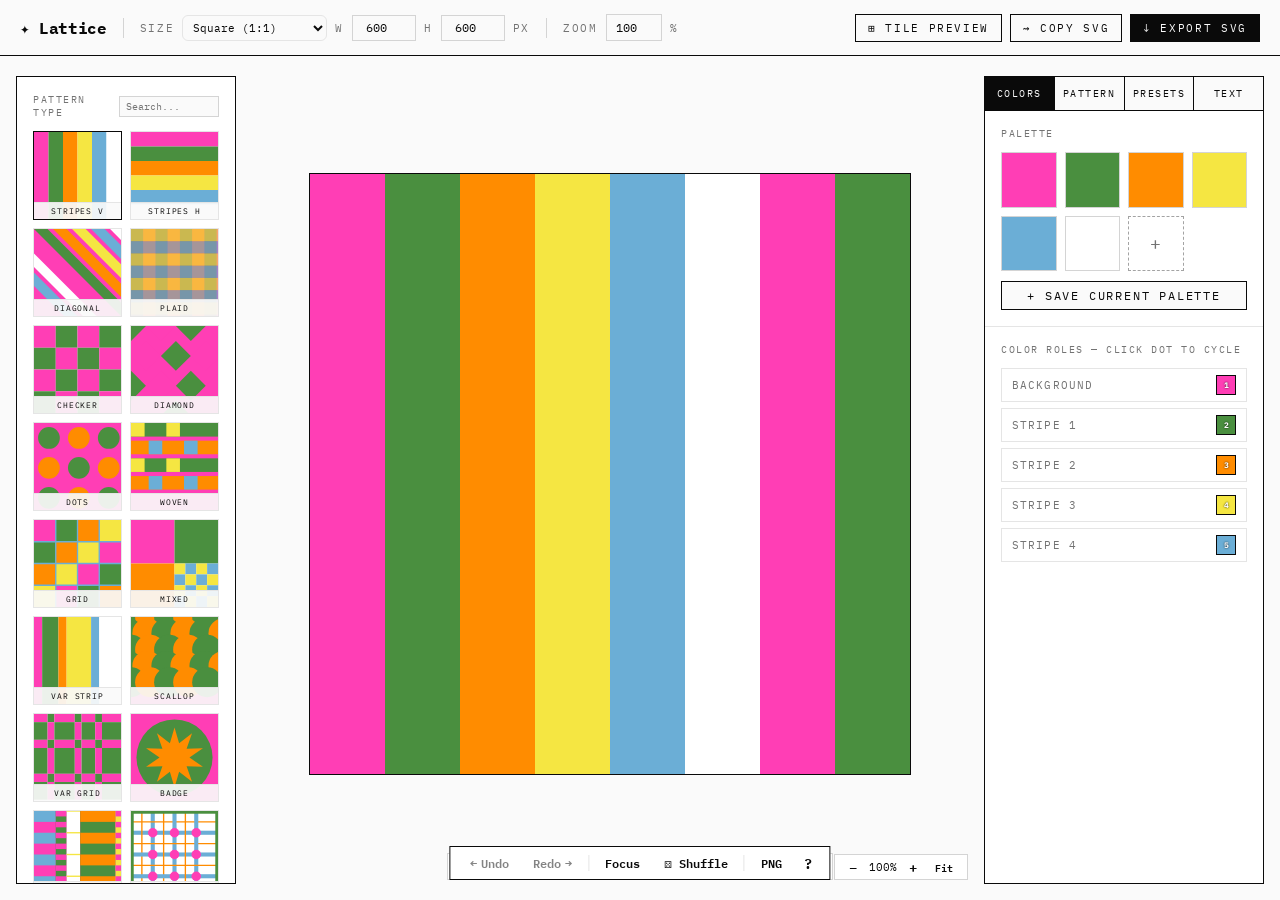
<file: tools/lattice/index.html>
<!DOCTYPE html>
<html lang="en">
<head>
<meta charset="UTF-8"/>
<meta name="viewport" content="width=device-width,initial-scale=1.0"/>
<title>LATTICE. Pattern Generator</title>
<link rel="icon" href="icon.svg" type="image/svg+xml">
<meta name="description" content="LATTICE. Pattern generator. Tile, stripe and typographic patterns with custom palettes, exported as SVG or PNG.">
<link rel="preconnect" href="https://fonts.googleapis.com"/>
<!-- Inter and Playfair Display are kept because emblem, badge and typographic
     artwork is rendered into the exported SVG with them. -->
<link href="https://fonts.googleapis.com/css2?family=Inter:wght@300;400;500;600;700;800;900&display=swap" rel="stylesheet"/>
<link href="https://fonts.googleapis.com/css2?family=IBM+Plex+Mono:wght@400;500;600;700&display=swap" rel="stylesheet"/>
<link href="https://fonts.googleapis.com/css2?family=Playfair+Display:ital,wght@0,400;0,500;0,600;0,700;0,800;0,900;1,400;1,500;1,600;1,700;1,800;1,900&display=swap" rel="stylesheet"/>
<style>
*,*::before,*::after{box-sizing:border-box;margin:0;padding:0}
:root{
  /* Paper/ink. Variable names are unchanged — markup and script reference them
     inline — only the values moved. --font-sans is now a mono stack; the name
     stays so existing font-family:var(--font-sans) rules keep resolving. */
  --bg:#fafafa;
  --surface:#ffffff;
  --surface-solid:#ffffff;
  --surface2:#fafafa;
  --surface3:#f5f5f5;
  --border:#e5e5e5;
  --border2:#0a0a0a;
  --line:#d4d4d4;
  --text:#0a0a0a;
  --text2:#737373;
  --accent:#0a0a0a;
  --accent-glow:rgba(10,10,10,0.12);
  --accent2:#0a0a0a;
  --radius:0px;
  --radius-sm:0px;
  --shadow:none;
  --shadow-sm:none;
  --font-sans:'IBM Plex Mono','JetBrains Mono',ui-monospace,SFMono-Regular,monospace;
}
body{
  font-family:var(--font-sans);
  background:var(--bg);
  color:var(--text);
  min-height:100vh;
  display:flex;
  flex-direction:column;
  overflow:hidden;
  height:100vh;
  position:relative;
}
::selection{background:var(--text);color:var(--bg)}

/* BACKGROUND GLOWS — retired with the dark theme; the divs stay in the markup. */
.bg-glow{display:none}

/* HEADER */
header{
  position:absolute;
  left:0;
  right:0;
  top:0;
  height:56px;
  display:flex;
  align-items:center;
  gap:16px;
  padding:0 20px;
  background:var(--bg);
  border:none;
  border-bottom:1px solid var(--text);
  border-radius:0;
  flex-shrink:0;
  z-index:10;
  box-shadow:none;
}
.logo{
  font-size:16px;
  font-weight:700;
  letter-spacing:-0.02em;
  color:var(--text);
  -webkit-text-fill-color:var(--text);
  background:none;
  flex-shrink:0;
}
.sep{
  width:1px;
  height:20px;
  background:var(--line);
  flex-shrink:0;
}
.ctrl-group{
  display:flex;
  align-items:center;
  gap:8px;
  font-size:11px;
  color:var(--text2);
}
header label{
  font-size:11px;
  font-weight:400;
  color:var(--text2);
  white-space:nowrap;
  text-transform:uppercase;
  letter-spacing:0.15em;
}
header input[type=number]{
  width:64px;
  padding:5px 8px;
  background:var(--bg);
  border:1px solid var(--line);
  border-radius:0;
  color:var(--text);
  font-family:var(--font-sans);
  font-size:12px;
  outline:none;
  text-align:center;
  transition:border-color 0.15s ease;
}
header input[type=number]:focus, header input[type=number]:hover{
  border-color:var(--text);
  background:var(--bg);
}
.btn{
  padding:6px 12px;
  border-radius:0;
  border:1px solid var(--text);
  font-family:var(--font-sans);
  font-size:11px;
  font-weight:400;
  text-transform:uppercase;
  letter-spacing:0.15em;
  cursor:pointer;
  transition:background-color 0.15s ease;
  display:flex;
  align-items:center;
  gap:6px;
}
.btn-primary{
  background:var(--text);
  color:var(--bg);
  box-shadow:none;
}
.btn-primary:hover{
  background:#262626;
  transform:none;
  box-shadow:none;
}
.btn-secondary{
  background:var(--bg);
  color:var(--text);
  border:1px solid var(--text);
}
.btn-secondary:hover{
  background:var(--surface3);
  border-color:var(--text);
  color:var(--text);
}
header .spacer{flex:1}
header .header-actions{display:flex;gap:8px}

/* LAYOUT */
.workspace{
  position:relative;
  width:100%;
  height:100vh;
  overflow:hidden;
}

/* LEFT PANEL (FLOATING) */
.panel-left{
  position:absolute;
  left:16px;
  top:76px;
  bottom:16px;
  width:220px;
  background:var(--surface);
  border:1px solid var(--text);
  border-radius:0;
  box-shadow:none;
  display:flex;
  flex-direction:column;
  overflow-y:auto;
  z-index:5;
  transition:transform 0.3s ease;
}
.panel-section{
  padding:16px;
  border-bottom:1px solid var(--border);
}
.panel-section:last-child{border-bottom:none}
.panel-title{
  font-size:10px;
  font-weight:400;
  letter-spacing:0.15em;
  text-transform:uppercase;
  color:var(--text2);
  margin-bottom:12px;
}
.pattern-grid{
  display:grid;
  grid-template-columns:1fr 1fr;
  gap:8px;
}
.pattern-thumb{
  aspect-ratio:1;
  border-radius:0;
  border:1px solid var(--border);
  cursor:pointer;
  overflow:hidden;
  transition:border-color 0.15s ease;
  background:var(--surface);
  position:relative;
}
.pattern-thumb:hover{
  border-color:#a3a3a3;
  transform:none;
  background:var(--surface);
}
.pattern-thumb.active{
  border-color:var(--text);
  box-shadow:none;
  background:var(--surface);
}
.pattern-thumb svg{width:100%;height:100%;display:block}
.pattern-thumb .label{
  position:absolute;
  bottom:0;
  left:0;
  right:0;
  background:rgba(250,250,250,0.92);
  border-top:1px solid var(--border);
  font-size:8px;
  font-weight:400;
  color:var(--text);
  text-align:center;
  padding:3px 0;
  text-transform:uppercase;
  letter-spacing:0.1em;
}

/* CANVAS */
.canvas-area{
  position:absolute;
  inset:0;
  display:flex;
  align-items:center;
  justify-content:center;
  background:transparent;
  overflow:auto;
  z-index:1;
  padding: 80px 312px 32px 252px;
}
.canvas-wrapper{
  position:relative;
  box-shadow:0 0 0 1px var(--text);
  border-radius:0;
  overflow:hidden;
  background:#ffffff;
  transition:width 0.3s ease, height 0.3s ease;
}
#patternSVG{display:block}
.canvas-hint{
  position:absolute;
  bottom:20px;
  left:50%;
  transform:translateX(-50%);
  font-size:10px;
  text-transform:uppercase;
  letter-spacing:0.12em;
  color:var(--text2);
  background:var(--surface);
  border:1px solid var(--line);
  padding:6px 12px;
  border-radius:0;
  pointer-events:none;
  box-shadow:none;
  z-index:5;
}
.zoom-display{
  position:absolute;
  bottom:20px;
  right:312px; /* Adjusted to fit layout */
  font-size:11px;
  color:var(--text);
  background:var(--surface);
  border:1px solid var(--line);
  padding:5px 10px;
  border-radius:0;
  box-shadow:none;
  display:flex;
  gap:8px;
  align-items:center;
  z-index:5;
}
.zoom-btn{
  background:none;
  border:none;
  color:var(--text);
  cursor:pointer;
  font-size:14px;
  font-weight:600;
  padding:0 4px;
  transition:color 0.15s;
  font-family:var(--font-sans);
  line-height:1;
}
.zoom-btn:hover{color:var(--text2)}

/* RIGHT PANEL (FLOATING) */
.panel-right{
  position:absolute;
  right:16px;
  top:76px;
  bottom:16px;
  width:280px;
  background:var(--surface);
  border:1px solid var(--text);
  border-radius:0;
  box-shadow:none;
  display:flex;
  flex-direction:column;
  overflow-y:auto;
  z-index:5;
  transition:transform 0.3s ease;
}
/* Tabs read as CIRCLE's segmented control: active is inverted, not underlined. */
.tab-bar{
  display:flex;
  border-bottom:1px solid var(--text);
  padding:0;
}
.tab{
  flex:1;
  padding:10px 4px;
  text-align:center;
  font-size:10px;
  font-weight:400;
  color:var(--text);
  background:var(--bg);
  cursor:pointer;
  position:relative;
  transition:background-color 0.15s ease;
  letter-spacing:0.15em;
  text-transform:uppercase;
  border-right:1px solid var(--text);
}
.tab:last-child{border-right:none}
.tab.active{
  color:var(--bg);
  background:var(--text);
}
.tab.active::after{content:none}
.tab:hover:not(.active){color:var(--text);background:var(--surface3)}
.tab-content{display:none}
.tab-content.active{display:block}

/* PALETTE */
.palette-grid{
  display:grid;
  grid-template-columns:repeat(4,1fr);
  gap:8px;
}
.color-swatch{
  aspect-ratio:1;
  border-radius:0;
  border:1px solid var(--line);
  cursor:pointer;
  transition:border-color 0.15s ease;
  position:relative;
  overflow:hidden;
  min-height:36px;
  box-shadow:none;
}
.color-swatch:hover{
  transform:none;
  border-color:var(--text);
}
.color-swatch input[type=color]{
  position:absolute;
  inset:0;
  opacity:0;
  cursor:pointer;
  width:100%;
  height:100%;
}
.color-swatch .del{
  position:absolute;
  top:50%;
  left:50%;
  transform:translate(-50%, -50%);
  width:16px;
  height:16px;
  border-radius:0;
  background:var(--text);
  color:var(--bg);
  font-size:8px;
  display:flex;
  align-items:center;
  justify-content:center;
  opacity:0;
  transition:opacity 0.15s;
  cursor:pointer;
  border:none;
  pointer-events:none;
  font-weight:bold;
  font-family:var(--font-sans);
}
.color-swatch:hover .del{
  opacity:1;
  pointer-events:all;
}
.add-color-btn{
  aspect-ratio:1;
  border-radius:0;
  border:1px dashed #a3a3a3;
  background:transparent;
  cursor:pointer;
  display:flex;
  align-items:center;
  justify-content:center;
  font-size:18px;
  color:var(--text2);
  transition:border-color 0.15s, color 0.15s;
  min-height:36px;
  font-family:var(--font-sans);
}
.add-color-btn:hover{
  border-color:var(--text);
  color:var(--text);
  background:transparent;
}

/* PRESETS */
.preset-palettes{
  display:flex;
  flex-direction:column;
  gap:8px;
}
.preset-palette{
  display:flex;
  gap:4px;
  padding:8px 10px;
  background:var(--surface);
  border-radius:0;
  cursor:pointer;
  border:1px solid var(--border);
  transition:border-color 0.15s ease;
  align-items:center;
}
.preset-palette:hover{
  border-color:#a3a3a3;
  background:var(--surface);
}
.preset-palette.active{
  border-color:var(--text);
}
.preset-swatch{
  width:14px;
  height:14px;
  border-radius:0;
  flex-shrink:0;
  box-shadow:inset 0 0 0 1px rgba(10,10,10,0.15);
}
.preset-name{
  font-size:10px;
  font-weight:400;
  text-transform:uppercase;
  letter-spacing:0.1em;
  color:var(--text2);
  margin-left:6px;
}

/* PARAMS */
.ctrl-row{
  display:flex;
  align-items:center;
  justify-content:space-between;
  margin-bottom:6px;
}
.ctrl-label{
  font-size:11px;
  font-weight:400;
  text-transform:uppercase;
  letter-spacing:0.12em;
  color:var(--text2);
  min-width:70px;
}
.ctrl-value{
  font-size:11px;
  color:var(--text);
  font-weight:500;
  min-width:28px;
  text-align:right;
}
input[type=range]{
  -webkit-appearance:none;
  appearance:none;
  width:100%;
  height:4px;
  border-radius:0;
  background:var(--line);
  outline:none;
  cursor:pointer;
  margin-bottom:14px;
  display:block;
  transition:background 0.15s;
}
input[type=range]:hover{
  background:#a3a3a3;
}
input[type=range]::-webkit-slider-thumb{
  -webkit-appearance:none;
  appearance:none;
  width:12px;
  height:12px;
  border-radius:0;
  background:var(--text);
  border:none;
  cursor:pointer;
  transition:transform 0.1s;
  box-shadow:none;
}
input[type=range]::-moz-range-thumb{
  width:12px;
  height:12px;
  border-radius:0;
  background:var(--text);
  border:none;
  cursor:pointer;
}
input[type=range]::-webkit-slider-thumb:hover{
  transform:scale(1.25);
}
.select-ctrl{
  background:var(--bg);
  border:1px solid var(--line);
  border-radius:0;
  color:var(--text);
  font-family:var(--font-sans);
  font-size:12px;
  padding:6px 10px;
  outline:none;
  cursor:pointer;
  width:100%;
  margin-bottom:14px;
  display:block;
  transition:border-color 0.15s ease;
}
.select-ctrl:focus, .select-ctrl:hover{
  border-color:var(--text);
  background:var(--bg);
}

/* ROLES */
.color-assignment{
  display:flex;
  flex-direction:column;
  gap:6px;
}
.assign-row{
  display:flex;
  align-items:center;
  gap:8px;
  background:var(--surface);
  border-radius:0;
  border:1px solid var(--border);
  padding:6px 10px;
}
.assign-label{
  font-size:11px;
  font-weight:400;
  text-transform:uppercase;
  letter-spacing:0.1em;
  color:var(--text2);
  flex:1;
}
.assign-dot{
  width:20px;
  height:20px;
  border-radius:0;
  border:1px solid var(--text);
  cursor:pointer;
  transition:transform 0.15s ease;
  flex-shrink:0;
  position:relative;
  box-shadow:none;
}
.assign-dot:hover{
  transform:none;
  border-color:var(--text);
  outline:1px solid var(--text);
}
.assign-dot::after{
  content:attr(data-idx);
  position:absolute;
  inset:0;
  display:flex;
  align-items:center;
  justify-content:center;
  font-size:8px;
  /* The dot is filled with an arbitrary user colour, so the index needs a halo
     to stay readable on both light and dark assignments. */
  color:#fff;
  text-shadow:0 0 2px rgba(0,0,0,0.9);
  font-weight:700;
}

/* SCROLLBAR */
::-webkit-scrollbar{width:4px}
::-webkit-scrollbar-track{background:transparent}
::-webkit-scrollbar-thumb{background:var(--line);border-radius:0}
::-webkit-scrollbar-thumb:hover{background:#a3a3a3}

/* TOAST */
.toast{
  position:fixed;
  top:80px;
  left:50%;
  transform:translateX(-50%) translateY(-100px);
  background:var(--text);
  border:1px solid var(--text);
  padding:8px 16px;
  border-radius:0;
  font-size:11px;
  font-weight:400;
  text-transform:uppercase;
  letter-spacing:0.15em;
  color:var(--bg);
  box-shadow:none;
  z-index:999;
  transition:transform 0.3s cubic-bezier(0.16, 1, 0.3, 1), opacity 0.3s;
  display:flex;
  align-items:center;
  gap:8px;
  opacity:0;
}
.toast.show{
  transform:translateX(-50%) translateY(0);
  opacity:1;
}

kbd{
  font-family: var(--font-sans);
  background: var(--surface3);
  color: var(--text);
  border: 1px solid var(--text);
  padding: 1px 5px;
  border-radius: 0;
  font-size: 10px;
}

/* FOCUS MODE TRANSITIONS & STYLES */
.canvas-area {
  transition: padding 0.3s cubic-bezier(0.4, 0, 0.2, 1);
}
#patternSVG {
  transition: opacity 0.1s cubic-bezier(0.4, 0, 0.2, 1);
}
#patternSVG.fade-out {
  opacity: 0;
}
body.focus-mode .panel-left {
  transform: translateX(-240px);
}
body.focus-mode .panel-right {
  transform: translateX(300px);
}
body.focus-mode .canvas-area {
  padding: 80px 16px 80px 16px;
}

/* PHONE. Below 900px the floating panels become one scrolling column. The
   canvas stays pinned at the top so the pattern is visible while the type,
   colour and parameter panels underneath are worked. */
@media (max-width: 900px) {
  body { height: auto; min-height: 100vh; overflow: visible; display: block; padding-bottom: 72px; }
  header {
    position: static; height: auto;
    flex-wrap: wrap; gap: 8px 10px; padding: 10px 12px;
  }
  header .sep { display: none; }
  header .ctrl-group { flex-wrap: wrap; gap: 6px; }
  header .spacer { display: none; }
  header .header-actions { flex: 1 1 100%; flex-wrap: wrap; }
  header .header-actions .btn { flex: 1; white-space: nowrap; }

  .workspace { height: auto; overflow: visible; }
  .canvas-area {
    position: sticky; top: 0; inset: auto; z-index: 6;
    height: 52vh; height: 52dvh; min-height: 260px;
    padding: 12px; background: var(--bg);
    border-bottom: 1px solid var(--text);
  }
  .canvas-hint { display: none; }
  .zoom-display { right: 12px; bottom: 12px; }
  .panel-left, .panel-right {
    position: static; width: auto;
    border-left: 0; border-right: 0; border-top: 0;
    overflow: visible; transition: none;
  }
  .panel-left { order: 2; }
  .panel-right { order: 1; }
  .workspace { display: flex; flex-direction: column; }
  .canvas-area { order: 0; }
  .pattern-grid { grid-template-columns: repeat(4, 1fr); }
  #patternSearch { width: 120px; }

  body.focus-mode .panel-left, body.focus-mode .panel-right { display: none; transform: none; }
  body.focus-mode .canvas-area { padding: 12px; height: calc(100vh - 72px); height: calc(100dvh - 72px); }

  #quickActionsPill { max-width: calc(100vw - 16px); padding: 4px 6px !important; gap: 2px !important; }
  #quickActionsPill > div, #quickActionsPill > button:last-child { display: none !important; }
  #quickActionsPill > button { padding: 6px 6px !important; font-size: 11px !important; }
  #quickActionsPill > button { white-space: nowrap; }
  #sizePresetSelect { width: 118px !important; }
  header input[type=number] { width: 54px; }
}
</style>
</head>
<body>
<div class="bg-glow bg-glow-1"></div>
<div class="bg-glow bg-glow-2"></div>
<header>
  <div class="logo">&#10022; Lattice</div>
  <div class="sep"></div>
  <div class="ctrl-group">
    <label>Size</label>
    <select id="sizePresetSelect" class="select-ctrl" style="width:145px; margin-bottom:0; padding:4px 6px; font-size:11px; height:26px; border-radius:6px; background:var(--surface2); border:1px solid var(--border);">
      <option value="600x600" selected>Square (1:1)</option>
      <option value="1080x1350">Instagram Portrait (4:5)</option>
      <option value="1080x1920">Instagram Story (9:16)</option>
      <option value="1200x630">Twitter/FB Link (1.91:1)</option>
      <option value="794x1123">A4 Print (1:1.41)</option>
      <option value="1123x1587">A3 Print (1:1.41)</option>
      <option value="1200x1800">Poster (2:3)</option>
      <option value="custom">Custom...</option>
    </select>
    <label>W</label>
    <input type="number" id="canvasW" value="600" min="100" max="2400" step="10" style="height:26px; padding:2px 4px;"/>
    <label>H</label>
    <input type="number" id="canvasH" value="600" min="100" max="2400" step="10" style="height:26px; padding:2px 4px;"/>
    <label>px</label>
  </div>
  <div class="sep"></div>
  <div class="ctrl-group">
    <label>Zoom</label>
    <input type="number" id="zoomInput" value="100" min="10" max="400" step="10" style="width:56px"/>
    <label>%</label>
  </div>
  <div class="spacer"></div>
  <div class="header-actions">
    <button class="btn btn-secondary" id="tileToggleBtn" onclick="toggleTilePreview()">&#8862; Tile Preview</button>
    <button class="btn btn-secondary" onclick="copyAsSVG()">&#8669; Copy SVG</button>
    <button class="btn btn-primary" onclick="exportSVG()">&#8595; Export SVG</button>
  </div>
</header>
<div class="workspace">
  <div class="panel-left">
    <div class="panel-section">
      <div class="panel-title" style="display:flex; justify-content:space-between; align-items:center; gap:8px;">
        <span>Pattern Type</span>
        <input type="text" id="patternSearch" placeholder="Search..." style="width:100px; padding:3px 6px; font-size:10px; background:var(--bg); border:1px solid var(--line); border-radius:0; color:var(--text); outline:none; font-family:var(--font-sans); transition:border-color 0.2s;" onfocus="this.style.borderColor='var(--accent)'" onblur="this.style.borderColor='var(--border)'"/>
      </div>
      <div class="pattern-grid" id="patternGrid" style="margin-top:8px;"></div>
    </div>
  </div>
  <div class="canvas-area" id="canvasArea">
    <div class="canvas-wrapper" id="canvasWrapper">
      <svg id="patternSVG" xmlns="http://www.w3.org/2000/svg"></svg>
    </div>
    <div class="canvas-hint">Scroll to zoom &bull; Click palette dot to cycle colors</div>
    <div class="zoom-display">
      <button class="zoom-btn" onclick="adjustZoom(-10)">&#8722;</button>
      <span id="zoomLabel">100%</span>
      <button class="zoom-btn" onclick="adjustZoom(10)">+</button>
      <button class="zoom-btn" onclick="resetZoom()" style="font-size:10px;margin-left:2px">Fit</button>
    </div>
  </div>
  <div class="panel-right">
    <div class="tab-bar">
      <div class="tab active" onclick="switchTab('colors',this)">Colors</div>
      <div class="tab" onclick="switchTab('params',this)">Pattern</div>
      <div class="tab" onclick="switchTab('presets',this)">Presets</div>
      <div class="tab" onclick="switchTab('typography',this)">Text</div>
    </div>
    <div class="tab-content active" id="tab-colors">
      <div class="panel-section">
        <div class="panel-title">Palette</div>
        <div class="palette-grid" id="paletteGrid"></div>
        <button class="btn btn-secondary" onclick="saveCustomPalette()" style="width:100%;margin-top:10px;justify-content:center;font-size:12px;">+ Save Current Palette</button>
      </div>
      <div class="panel-section">
        <div class="panel-title">Color Roles &mdash; click dot to cycle</div>
        <div class="color-assignment" id="colorAssignment"></div>
      </div>
    </div>
    <div class="tab-content" id="tab-params">
      <div class="panel-section" id="patternParams"></div>
    </div>
    <div class="tab-content" id="tab-presets">
      <div class="panel-section">
        <div class="panel-title">Color Presets</div>
        <div class="preset-palettes" id="presetPalettes"></div>
      </div>
      <div class="panel-section" style="border-top:1px solid var(--border);padding-top:12px;">
        <div class="panel-title">My Saved Palettes</div>
        <div class="preset-palettes" id="customPalettes"></div>
      </div>
    </div>
    <div class="tab-content" id="tab-typography">
      <div class="panel-section" id="typographyParams"></div>
    </div>
  </div>
</div>

<!-- QUICK ACTIONS FLOATING PILL -->
<div id="quickActionsPill" style="position:fixed; bottom:20px; left:50%; transform:translateX(-50%); background:var(--surface); border:1px solid var(--border2); border-radius:0; padding:6px 12px; display:flex; align-items:center; gap:8px; z-index:99; box-shadow:none;">
  <button class="zoom-btn" onclick="undo()" id="pillUndoBtn" title="Undo (Cmd+Z)" style="font-size:12px; padding:4px 8px; border-radius:0; display:flex; align-items:center; gap:4px; opacity:0.5; cursor:default;" disabled>
    <span>&larr;</span> Undo
  </button>
  <button class="zoom-btn" onclick="redo()" id="pillRedoBtn" title="Redo (Cmd+Shift+Z)" style="font-size:12px; padding:4px 8px; border-radius:0; display:flex; align-items:center; gap:4px; opacity:0.5; cursor:default;" disabled>
    Redo <span>&rarr;</span>
  </button>
  <div style="width:1px; height:16px; background:var(--border);"></div>
  <button class="zoom-btn" onclick="toggleFocusMode()" id="focusModeBtn" title="Toggle Focus Mode (F)" style="font-size:12px; padding:4px 8px; border-radius:0; display:flex; align-items:center; gap:4px;">
    Focus
  </button>
  <button class="zoom-btn" onclick="randomizeParams(); randomizeColors();" title="Shuffle All (Layout & Colors)" style="font-size:12px; padding:4px 8px; border-radius:0; display:flex; align-items:center; gap:4px; color:var(--accent2);">
    &#9860; Shuffle
  </button>
  <div style="width:1px; height:16px; background:var(--border);"></div>
  <button class="zoom-btn" onclick="exportPNG()" title="Export PNG" style="font-size:12px; padding:4px 8px; border-radius:0; display:flex; align-items:center; gap:4px; color:var(--text);">
    PNG
  </button>
  <button class="zoom-btn" onclick="toggleShortcutsModal()" title="Keyboard Shortcuts (?)" style="font-size:14px; padding:0 6px;">
    ?
  </button>
</div>

<!-- SHORTCUTS MODAL -->
<div id="shortcutsModal" style="display:none; position:fixed; inset:0; background:rgba(10,10,10,0.45); z-index:9999; align-items:center; justify-content:center;">
  <div style="background:var(--surface-solid); border:1px solid var(--border2); border-radius:0; padding:24px; width:360px; box-shadow:none;">
    <div style="display:flex; justify-content:space-between; align-items:center; margin-bottom:16px;">
      <h3 style="font-size:14px; font-weight:700; text-transform:uppercase; letter-spacing:0.15em; color:var(--text);">Keyboard Shortcuts</h3>
      <button onclick="toggleShortcutsModal()" style="background:none; border:none; color:var(--text2); font-size:20px; cursor:pointer; line-height:1;">&times;</button>
    </div>
    <div style="display:flex; flex-direction:column; gap:10px; font-size:12px; color:var(--text2);">
      <div style="display:flex; justify-content:space-between;"><kbd>Cmd/Ctrl + Z</kbd> <span>Undo</span></div>
      <div style="display:flex; justify-content:space-between;"><kbd>Cmd/Ctrl+Shift+Z</kbd> <span>Redo</span></div>
      <div style="display:flex; justify-content:space-between;"><kbd>Cmd/Ctrl+Shift+E</kbd> <span>Export SVG</span></div>
      <div style="display:flex; justify-content:space-between;"><kbd>Cmd/Ctrl+Shift+P</kbd> <span>Export PNG</span></div>
      <div style="display:flex; justify-content:space-between;"><kbd>F</kbd> <span>Toggle Focus Mode</span></div>
      <div style="display:flex; justify-content:space-between;"><kbd>R</kbd> <span>Randomize Layout</span></div>
      <div style="display:flex; justify-content:space-between;"><kbd>C</kbd> <span>Randomize Colors</span></div>
      <div style="display:flex; justify-content:space-between;"><kbd>T</kbd> <span>Toggle Tile Preview</span></div>
      <div style="display:flex; justify-content:space-between;"><kbd>&larr; / &rarr;</kbd> <span>Prev / Next Pattern</span></div>
      <div style="display:flex; justify-content:space-between;"><kbd>?</kbd> <span>Show this help</span></div>
    </div>
  </div>
</div>

<div class="toast" id="toast">
  <span class="toast-icon">&#10003;</span>
  <span id="toastMsg">Done!</span>
</div>
<script>
// ── STATE
var state = {
  pattern: 'stripes-v',
  canvasW: 600, canvasH: 600, zoom: 100, tiledPreview: false,
  colors: ['#ff3eb5','#4a8f3f','#ff8c00','#f5e642','#6baed6','#ffffff'],
  params: {
    stripeCount:8, stripeWidths:'equal',
    checkerSize:40, checkerColors:2,
    plaidDensityH:5, plaidDensityV:5,
    diamondSize:50, dotRadius:20, dotSpacing:60, dotRows:'square',
    wovenCount:6, wovenGap:4, blockRows:3, blockCols:3,
    bgColor:0, fg1Color:1, fg2Color:2, fg3Color:3, fg4Color:4, fg5Color:5,
    varGridCols:[2,1,3,1,2,1,3],
    varGridRows:[1,2,1,3,1,2],
    varGridColors:2,
    badgeType:'star', badgeSpikes:12, badgeOuterR:80, badgeInnerRatio:45,
    badgeFaceType:'solid',
    splitVCols:[5,2,3,9,1],
    splitVStyles:['stripes-h-thick','stripes-h-thin','blocks','stripes-h-thick','stripes-h-thin'],
    splitVColors:[[6,4],[1,0],[5,3],[1,2],[3,6]],
    dotGridBandW:10, dotGridLineW:3, dotGridBorderW:12,
    splitHTopRatio:55, splitHMidRatio:12, splitHBotRatio:30,
    splitHDiamondSize:45, splitHStripeCount:24,
    showcaseCount:8,
    showcasePatterns:['stripes-v','plaid','checker','woven','grid','vargrid','dot-grid','split-h'],
    emblemSides:true,
    emblemRays:16,
    emblemCloverSize:70,
    emblemCenterSize:30,
    emblemText:'WNYO',
    emblemFont:'Inter',
    emblemCenterRotate:0,
    emblemCornerText:'Y*nW',
    emblemCheckerCols:2,
    emblemCheckerRows:12,
    sunRays:20,
    sunCX:50,
    sunCY:50,
    sunRotation:0,
    sunColorOffset:0,
    zzBands:6, zzSpikes:3, zzAmp:50, zzThick:100, zzStyle:'sharp',
    tetSize:60, tetStyle:0, tetGap:0, tetRound:0,
    ovoloSz:80, ovoloThick:100, ovoloRot:0,
    archDiam:180, archRings:3, archCRatio:28, archRowH:140, archRound:100, archStagger:50,
    typoEnabled:false,
    typoLayout:'split',
    typoSplitPosition:'top-white',
    typoSplitRatio:40,
    typoOverlayStyle:'card',
    typoOverlayWidth:60,
    typoOverlayHeight:40,
    typoFontFamily:'Playfair Display',
    typoCustomFontData:'',
    typoCustomFontName:'',
    typoAlign:'left',
    typoAuthor:'',
    typoTitle:'',
    typoSubtitle:'',
    typoCredit:'',
    typoTextColor:'#12121a'
  }
};
var DEFAULT_PARAMS = JSON.parse(JSON.stringify(state.params));

// ── UNDO / REDO STATE STACK
var undoStack = [];
var redoStack = [];
var MAX_STACK = 30;
var isUndoingOrRedoing = false;

function serializeState() {
  return JSON.stringify({
    pattern: state.pattern,
    canvasW: state.canvasW,
    canvasH: state.canvasH,
    tiledPreview: state.tiledPreview,
    colors: state.colors,
    params: state.params
  });
}

function pushState() {
  if (isUndoingOrRedoing) return;
  var serialized = serializeState();
  if (undoStack.length > 0 && undoStack[undoStack.length - 1] === serialized) return;
  undoStack.push(serialized);
  if (undoStack.length > MAX_STACK) undoStack.shift();
  redoStack = [];
  updateUndoRedoPill();
}

function undo() {
  if (undoStack.length <= 1) return;
  isUndoingOrRedoing = true;
  var current = undoStack.pop();
  redoStack.push(current);
  var previous = undoStack[undoStack.length - 1];
  applySerializedState(previous);
  isUndoingOrRedoing = false;
  showToast('↺', 'Undo');
  updateUndoRedoPill();
}

function redo() {
  if (redoStack.length === 0) return;
  isUndoingOrRedoing = true;
  var next = redoStack.pop();
  undoStack.push(next);
  applySerializedState(next);
  isUndoingOrRedoing = false;
  showToast('↻', 'Redo');
  updateUndoRedoPill();
}

function applySerializedState(serialized) {
  var data = JSON.parse(serialized);
  state.pattern = data.pattern;
  state.canvasW = data.canvasW;
  state.canvasH = data.canvasH;
  state.tiledPreview = data.tiledPreview;
  state.colors = data.colors;
  state.params = data.params;

  document.getElementById('canvasW').value = state.canvasW;
  document.getElementById('canvasH').value = state.canvasH;
  
  // Sync the size preset dropdown
  var selectEl = document.getElementById('sizePresetSelect');
  if(selectEl) {
    var sizeStr = state.canvasW + 'x' + state.canvasH;
    var hasMatch = false;
    for(var i=0; i<selectEl.options.length; i++){
      if(selectEl.options[i].value === sizeStr) {
        selectEl.selectedIndex = i;
        hasMatch = true;
        break;
      }
    }
    if(!hasMatch) selectEl.value = 'custom';
  }

  // Update UI components
  buildPatternGrid();
  buildPalette();
  buildColorRoles();
  buildParams();
  buildTypographyUI();
  
  // Sync tile preview toggle button text/style
  var btn = document.getElementById('tileToggleBtn');
  if(btn) {
    if(state.tiledPreview) {
      btn.style.borderColor = 'var(--accent)';
      btn.style.color = 'var(--accent)';
      btn.innerHTML = '&#8863; Single Preview';
    } else {
      btn.style.borderColor = '';
      btn.style.color = '';
      btn.innerHTML = '&#8862; Tile Preview';
    }
  }

  render();
}

function updateUndoRedoPill(){
  var undoBtn = document.getElementById('pillUndoBtn');
  var redoBtn = document.getElementById('pillRedoBtn');
  if(undoBtn) {
    var canUndo = undoStack.length > 1;
    undoBtn.disabled = !canUndo;
    undoBtn.style.opacity = canUndo ? '1' : '0.5';
    undoBtn.style.cursor = canUndo ? 'pointer' : 'default';
  }
  if(redoBtn) {
    var canRedo = redoStack.length > 0;
    redoBtn.disabled = !canRedo;
    redoBtn.style.opacity = canRedo ? '1' : '0.5';
    redoBtn.style.cursor = canRedo ? 'pointer' : 'default';
  }
}

// ── FOCUS MODE
state.focusMode = false;
function toggleFocusMode(){
  state.focusMode = !state.focusMode;
  document.body.classList.toggle('focus-mode', state.focusMode);
  var btn = document.getElementById('focusModeBtn');
  if(btn) {
    btn.style.borderColor = state.focusMode ? 'var(--accent)' : '';
    btn.style.color = state.focusMode ? 'var(--accent)' : '';
  }
  setTimeout(resetZoom, 310);
}

// ── SHORTCUTS MODAL
function toggleShortcutsModal(){
  var m = document.getElementById('shortcutsModal');
  if(m) {
    if(m.style.display === 'none'){
      m.style.display = 'flex';
    } else {
      m.style.display = 'none';
    }
  }
}

// ── PNG EXPORT
function exportPNG(){
  showToast('⚡', 'Generating PNG...');
  var svgString = getSVG();
  var img = new Image();
  var svgBlob = new Blob([svgString], {type: 'image/svg+xml;charset=utf-8'});
  var url = URL.createObjectURL(svgBlob);
  
  img.onload = function() {
    var canvas = document.createElement('canvas');
    var scale = 2;
    canvas.width = state.canvasW * scale;
    canvas.height = state.canvasH * scale;
    var ctx = canvas.getContext('2d');
    ctx.fillStyle = '#ffffff';
    ctx.fillRect(0, 0, canvas.width, canvas.height);
    ctx.drawImage(img, 0, 0, canvas.width, canvas.height);
    
    canvas.toBlob(function(blob) {
      var pUrl = URL.createObjectURL(blob);
      var a = document.createElement('a');
      a.href = pUrl;
      a.download = 'lattice_' + state.pattern + '_' + state.canvasW + 'x' + state.canvasH + '.png';
      a.click();
      URL.revokeObjectURL(pUrl);
      URL.revokeObjectURL(url);
      showToast('✓', 'Exported PNG (2x High-res)');
    }, 'image/png');
  };
  img.onerror = function() {
    showToast('✗', 'PNG export failed');
    URL.revokeObjectURL(url);
  };
  img.src = url;
}

// ── KEYBOARD SHORTCUTS INTERCEPT
window.addEventListener('keydown', function(e) {
  if(document.activeElement && (document.activeElement.tagName === 'INPUT' || document.activeElement.tagName === 'SELECT' || document.activeElement.tagName === 'TEXTAREA')) {
    return;
  }
  var isCmd = e.metaKey || e.ctrlKey;
  var isShift = e.shiftKey;
  
  if (isCmd && !isShift && e.key.toLowerCase() === 'z') {
    e.preventDefault();
    undo();
  } else if (isCmd && isShift && e.key.toLowerCase() === 'z') {
    e.preventDefault();
    redo();
  } else if (isCmd && isShift && e.key.toLowerCase() === 'e') {
    e.preventDefault();
    exportSVG();
  } else if (isCmd && isShift && e.key.toLowerCase() === 'p') {
    e.preventDefault();
    exportPNG();
  } else if (e.key.toLowerCase() === 'f') {
    e.preventDefault();
    toggleFocusMode();
  } else if (e.key.toLowerCase() === 'r') {
    e.preventDefault();
    randomizeParams();
  } else if (e.key.toLowerCase() === 'c') {
    e.preventDefault();
    randomizeColors();
  } else if (e.key.toLowerCase() === 't') {
    e.preventDefault();
    toggleTilePreview();
  } else if (e.key === 'ArrowRight') {
    e.preventDefault();
    switchPatternOffset(1);
  } else if (e.key === 'ArrowLeft') {
    e.preventDefault();
    switchPatternOffset(-1);
  } else if (e.key === '?') {
    e.preventDefault();
    toggleShortcutsModal();
  } else if (e.key === 'Escape') {
    var m = document.getElementById('shortcutsModal');
    if(m && m.style.display === 'flex') {
      m.style.display = 'none';
    } else if(state.focusMode) {
      toggleFocusMode();
    }
  }
});

function switchPatternOffset(offset) {
  var idx = PATTERNS.findIndex(function(p){ return p.id === state.pattern; });
  if(idx >= 0) {
    var nextIdx = (idx + offset + PATTERNS.length) % PATTERNS.length;
    var nextPattern = PATTERNS[nextIdx].id;
    var thumbs = document.querySelectorAll('.pattern-thumb');
    if(thumbs[nextIdx]) thumbs[nextIdx].click();
  }
}

// ── GLOBAL EVENT DELEGATORS & LISTENERS
document.addEventListener('DOMContentLoaded', function() {
  // Listen to all inputs for commits
  document.body.addEventListener('change', function(e) {
    if (e.target && (e.target.type === 'range' || e.target.tagName === 'SELECT' || e.target.type === 'color' || e.target.type === 'text' || e.target.type === 'number')) {
      pushState();
    }
  });

  // Size preset dropdown listener
  var sizeSelect = document.getElementById('sizePresetSelect');
  if(sizeSelect) {
    sizeSelect.addEventListener('change', function(e) {
      var val = e.target.value;
      if(val !== 'custom') {
        var parts = val.split('x');
        state.canvasW = parseInt(parts[0]);
        state.canvasH = parseInt(parts[1]);
        document.getElementById('canvasW').value = state.canvasW;
        document.getElementById('canvasH').value = state.canvasH;
        render();
        resetZoom();
        pushState();
      }
    });
  }

  // Pattern search search input listener
  var searchInput = document.getElementById('patternSearch');
  if(searchInput) {
    searchInput.addEventListener('input', function(e) {
      var query = e.target.value.toLowerCase();
      document.querySelectorAll('.pattern-thumb').forEach(function(thumb, i) {
        var pt = PATTERNS[i];
        if(pt) {
          var match = pt.label.toLowerCase().includes(query) || pt.id.toLowerCase().includes(query);
          thumb.style.display = match ? 'block' : 'none';
        }
      });
    });
  }
});

// Slider click-to-edit values listener
document.addEventListener('click', function(e) {
  if (e.target && e.target.classList.contains('ctrl-value') && !e.target.dataset.editing) {
    var el = e.target;
    var originalText = el.textContent.trim();
    var key = el.id;
    
    el.dataset.editing = "true";
    el.innerHTML = '';
    
    var input = document.createElement('input');
    input.type = 'number';
    input.value = originalText;
    input.style.cssText = 'width: 45px; background: var(--bg); border: 1px solid var(--accent); border-radius: 0; color: var(--text); font-size: 10px; font-weight: bold; text-align: right; outline: none; padding: 1px 3px; font-family: inherit; margin: 0;';
    
    el.appendChild(input);
    input.focus();
    input.select();
    
    function commitEdit() {
      if (!el.dataset.editing) return;
      delete el.dataset.editing;
      var val = parseFloat(input.value);
      if (isNaN(val)) val = parseFloat(originalText);
      
      var siblingSlider = el.parentNode.nextSibling;
      if (siblingSlider && siblingSlider.tagName === 'INPUT' && siblingSlider.type === 'range') {
        var min = parseFloat(siblingSlider.min);
        var max = parseFloat(siblingSlider.max);
        if (val < min) val = min;
        if (val > max) val = max;
        siblingSlider.value = val;
      }
      
      var stateKey = '';
      if (key.startsWith('v_zz_')) {
        stateKey = key.replace('v_zz_', '');
      } else if (key.startsWith('v_tet_')) {
        stateKey = key.replace('v_tet_', '');
      } else if (key.startsWith('v_arch_')) {
        stateKey = key.replace('v_arch_', '');
      } else if (key.startsWith('v_sun_')) {
        stateKey = key.replace('v_sun_', '');
      } else if (key.startsWith('v_em')) {
        stateKey = key.replace('v_em', '');
      } else if (key.startsWith('v_')) {
        stateKey = key.replace('v_', '');
      }
      
      if (stateKey && state.params[stateKey] !== undefined) {
        state.params[stateKey] = val;
      } else if (key === 'v_ovo_sz') {
        state.params.ovoloSz = val;
      }
      
      el.textContent = val;
      render();
      pushState();
    }
    
    input.onblur = commitEdit;
    input.onkeydown = function(evt) {
      if (evt.key === 'Enter') {
        commitEdit();
      } else if (evt.key === 'Escape') {
        delete el.dataset.editing;
        el.textContent = originalText;
      }
    };
  }
});


// ── GENERATIVE TYPOGRAPHY TEXT POOL
var TYPO_POOL = {
  authors: [
    'Elena Marchetti','James Okafor','Simone Varga','Yuki Tanaka',
    'Rafael Monteiro','Nadia Petrov','Finn Larsen','Amara Diallo',
    'Lena Brandt','Carlos Reyes','Hana Sato','Omar Farouk',
    'Mia Holloway','Sven Erikson','Layla Hassan','Tomás Álvarez'
  ],
  titles: [
    'The Edge of Silence','Meridian','Burning Atlas',
    'What the River Knows','Letters From the Dark',
    'A Thousand Small Fires','The Weight of Light',
    'Before the Storm Clears','Still Water','Last Cartography',
    'Hours Without Color','The Architecture of Dusk',
    'Blue Meridian','Salt and Memory','Fading Coordinates'
  ],
  subtitles: [
    '— Poetry','— A Novel','— Essays',
    '— Short Fiction','— Collected Works','— Prose Poems',
    '— Memoir','— Stories','— Dispatches','— Verse'
  ],
  credits: [
    'Translated by S. Park','Edited by L. Vogel',
    'Introduction by M. Osei','Foreword by A. Russo',
    'Curated by J. Nakamura','','',''
  ]
};
function randomPick(arr){ return arr[Math.floor(Math.random()*arr.length)]; }
function randomizeTypo(p){
  p.typoAuthor   = randomPick(TYPO_POOL.authors);
  p.typoTitle    = randomPick(TYPO_POOL.titles);
  p.typoSubtitle = randomPick(TYPO_POOL.subtitles);
  p.typoCredit   = randomPick(TYPO_POOL.credits);
}

// ── PATTERN DEFS
var PATTERNS = [
  {id:'stripes-v',  label:'Stripes V', icon:tStripesV},
  {id:'stripes-h',  label:'Stripes H', icon:tStripesH},
  {id:'stripes-d',  label:'Diagonal',  icon:tDiagonal},
  {id:'plaid',      label:'Plaid',     icon:tPlaid},
  {id:'checker',    label:'Checker',   icon:tChecker},
  {id:'diamond',    label:'Diamond',   icon:tDiamond},
  {id:'dots',       label:'Dots',      icon:tDots},
  {id:'woven',      label:'Woven',     icon:tWoven},
  {id:'grid',       label:'Grid',      icon:tGrid},
  {id:'mixed',      label:'Mixed',     icon:tMixed},
  {id:'stripes-mix',label:'Var Strip', icon:tVarStripes},
  {id:'halfcircle', label:'Scallop',   icon:tScallop},
  {id:'vargrid',    label:'Var Grid',  icon:tVarGrid},
  {id:'badge',      label:'Badge',     icon:tBadge},
  {id:'split-v',    label:'Split V',   icon:tSplitV},
  {id:'dot-grid',   label:'Dot Grid',  icon:tDotGrid},
  {id:'split-h',    label:'Split H',   icon:tSplitH},
  {id:'showcase',   label:'Showcase',  icon:tShowcase},
  {id:'emblem',     label:'Emblem',    icon:tEmblem},
  {id:'sunburst',   label:'Sunburst',  icon:tSunburst},
  {id:'riso-chevron',label:'Chevron',   icon:tRisoChevron},
  {id:'riso-tetris', label:'Tetris',    icon:tRisoTetris},
  {id:'riso-ovolo',  label:'Ovolo',     icon:tRisoOvolo},
  {id:'riso-arch',   label:'Arch',      icon:tRisoArch}
];
var ROLES = {
  'stripes-v':[{k:'bg',l:'Background'},{k:'fg1',l:'Stripe 1'},{k:'fg2',l:'Stripe 2'},{k:'fg3',l:'Stripe 3'},{k:'fg4',l:'Stripe 4'}],
  'stripes-h':[{k:'bg',l:'Background'},{k:'fg1',l:'Stripe 1'},{k:'fg2',l:'Stripe 2'},{k:'fg3',l:'Stripe 3'},{k:'fg4',l:'Stripe 4'}],
  'stripes-d':[{k:'bg',l:'Background'},{k:'fg1',l:'Stripe 1'},{k:'fg2',l:'Stripe 2'},{k:'fg3',l:'Stripe 3'}],
  'plaid':[{k:'bg',l:'Background'},{k:'fg1',l:'H-Band 1'},{k:'fg2',l:'H-Band 2'},{k:'fg3',l:'V-Band 1'},{k:'fg4',l:'V-Band 2'}],
  'checker':[{k:'bg',l:'Color 1'},{k:'fg1',l:'Color 2'},{k:'fg2',l:'Color 3'}],
  'diamond':[{k:'bg',l:'Color 1'},{k:'fg1',l:'Color 2'},{k:'fg2',l:'Color 3'}],
  'dots':[{k:'bg',l:'Background'},{k:'fg1',l:'Dot 1'},{k:'fg2',l:'Dot 2'}],
  'woven':[{k:'bg',l:'Background'},{k:'fg1',l:'H-Band 1'},{k:'fg2',l:'H-Band 2'},{k:'fg3',l:'V-Band 1'},{k:'fg4',l:'V-Band 2'}],
  'grid':[{k:'bg',l:'Cell 1'},{k:'fg1',l:'Cell 2'},{k:'fg2',l:'Cell 3'},{k:'fg3',l:'Cell 4'},{k:'fg4',l:'Lines'}],
  'mixed':[{k:'bg',l:'BG'},{k:'fg1',l:'Color 1'},{k:'fg2',l:'Color 2'},{k:'fg3',l:'Color 3'},{k:'fg4',l:'Color 4'},{k:'fg5',l:'Color 5'}],
  'stripes-mix':[{k:'bg',l:'BG'},{k:'fg1',l:'Stripe 1'},{k:'fg2',l:'Stripe 2'},{k:'fg3',l:'Stripe 3'},{k:'fg4',l:'Stripe 4'},{k:'fg5',l:'Stripe 5'}],
  'halfcircle':[{k:'bg',l:'Background'},{k:'fg1',l:'Circle 1'},{k:'fg2',l:'Circle 2'}],
  'vargrid':[{k:'bg',l:'Color 1'},{k:'fg1',l:'Color 2'},{k:'fg2',l:'Color 3'},{k:'fg3',l:'Color 4'}],
  'badge':[{k:'bg',l:'Outer Ring'},{k:'fg1',l:'Face / Color 1'},{k:'fg2',l:'Face Color 2'},{k:'fg3',l:'Shape Color'}],
  'split-v':[{k:'bg',l:'Default BG'}],
  'dot-grid':[{k:'bg',l:'Background'},{k:'fg1',l:'Border'},{k:'fg2',l:'Bands (Red)'},{k:'fg3',l:'Lines (Blue)'},{k:'fg4',l:'Dots (Pink)'}],
  'split-h':[{k:'bg',l:'Top BG'},{k:'fg1',l:'Top Diamond'},{k:'fg2',l:'Middle Band'},{k:'fg3',l:'Bottom Stripe 1'},{k:'fg4',l:'Bottom Stripe 2'},{k:'fg5',l:'Bottom Thin Band'}],
  'showcase':[],
  'emblem':[{k:'bg',l:'Bg Sector 1'},{k:'fg1',l:'Bg Sector 2 / Fan Ray 1 / Square BG'},{k:'fg2',l:'Fan Ray 2 / Center Symbol / Border Checker 1'},{k:'fg3',l:'Clover Ray 1 / Border Icons'},{k:'fg4',l:'Clover Ray 2'},{k:'fg5',l:'Border Checker 2'}],
  'sunburst':[{k:'bg',l:'Ray 1'},{k:'fg1',l:'Ray 2'},{k:'fg2',l:'Ray 3'},{k:'fg3',l:'Ray 4'},{k:'fg4',l:'Ray 5'},{k:'fg5',l:'Ray 6'}],
  'riso-chevron':[{k:'bg',l:'Band 1'},{k:'fg1',l:'Band 2'},{k:'fg2',l:'Band 3'},{k:'fg3',l:'Band 4'},{k:'fg4',l:'Band 5'},{k:'fg5',l:'Band 6'}],
  'riso-tetris':[{k:'bg',l:'Block A'},{k:'fg1',l:'Block B'},{k:'fg2',l:'Block C'},{k:'fg3',l:'Block D'},{k:'fg4',l:'Block E'}],
  'riso-ovolo':[{k:'bg',l:'Background'},{k:'fg1',l:'Arc Even'},{k:'fg2',l:'Arc Odd'}],
  'riso-arch':[{k:'bg',l:'Background'},{k:'fg1',l:'Ring Outer'},{k:'fg2',l:'Ring Mid'},{k:'fg3',l:'Ring Inner'},{k:'fg4',l:'Circle A'},{k:'fg5',l:'Circle B'}]
};
var PRESETS = [
  {name:'Dicaphe',   colors:['#1e0c02','#0d8018','#1a42cc','#c400ca','#f03525','#fff0a8','#ff0f7e','#ffbe00']},
  {name:'Grid Play', colors:['#ff3eb5','#4a8f3f','#ff8c00','#f5e642','#6baed6','#ffffff']},
  {name:'Tropical',  colors:['#ff4d6d','#06d6a0','#ffd166','#118ab2','#ef476f','#ffffff']},
  {name:'Earthen',   colors:['#c77dff','#7b3f00','#e76f51','#f4a261','#264653','#e9c46a']},
  {name:'Nordic',    colors:['#003049','#d62828','#f77f00','#fcbf49','#eae2b7','#ffffff']},
  {name:'Retro',     colors:['#e63946','#457b9d','#1d3557','#a8dadc','#f1faee','#f4a261']},
  {name:'Candy',     colors:['#ff99c8','#fcf6bd','#d0f4de','#a9def9','#e4c1f9','#ffffff']},
  {name:'Jungle',    colors:['#2d6a4f','#74c69d','#d62828','#f4a261','#fcbf49','#f1faee']},
  {name:'Mono',      colors:['#000000','#333333','#777777','#bbbbbb','#dddddd','#ffffff']},
  {name:'Risotto',   colors:['#FF2D78','#003082','#FFD700','#00843D','#FF5C00','#5C2D91']},
  {name:'Tetris',    colors:['#000000','#003082','#FF5C00','#FFD700','#FF2D78','#00843D']}
];

// ── HELPERS
function escapeHTML(str){ return (str||'').replace(/&/g,'&amp;').replace(/</g,'&lt;').replace(/>/g,'&gt;').replace(/"/g,'&quot;'); }
function ci(i){ return state.colors[((i%state.colors.length)+state.colors.length)%state.colors.length]||'#fff'; }
function gc(k){ var idx=state.params[k+'Color']||0; return state.colors[Math.min(idx,state.colors.length-1)]||'#fff'; }
function ts(body){ return '<svg xmlns="http://www.w3.org/2000/svg" viewBox="0 0 64 64">'+body+'</svg>'; }
function cols(n){ var a=[]; for(var i=0;i<n;i++) a.push(ci(i)); return a; }

// ── THUMBNAILS
function tStripesV(){var r='';var w=64/6;for(var i=0;i<6;i++)r+='<rect x="'+(i*w)+'" y="0" width="'+w+'" height="64" fill="'+ci(i)+'"/>';return ts(r)}
function tStripesH(){var r='';var h=64/6;for(var i=0;i<6;i++)r+='<rect x="0" y="'+(i*h)+'" width="64" height="'+h+'" fill="'+ci(i)+'"/>';return ts(r)}
function tDiagonal(){var r='<rect width="64" height="64" fill="'+ci(0)+'"/>';for(var i=-3;i<8;i++)r+='<polygon points="'+(i*14)+',0 '+(i*14+10)+',0 '+(i*14+74)+',64 '+(i*14+64)+',64" fill="'+ci((i+1))+'"/>';return ts(r)}
function tPlaid(){var r='<rect width="64" height="64" fill="'+ci(0)+'"/>';for(var i=0;i<7;i++)r+='<rect x="'+(i*9)+'" y="0" width="9" height="64" fill="'+ci(i%2===0?1:2)+'" opacity="0.65"/>';for(var i=0;i<7;i++)r+='<rect x="0" y="'+(i*9)+'" width="64" height="9" fill="'+ci(i%2===0?3:4)+'" opacity="0.6"/>';return ts(r)}
function tChecker(){var r='';for(var y=0;y<4;y++)for(var x=0;x<4;x++)r+='<rect x="'+(x*16)+'" y="'+(y*16)+'" width="16" height="16" fill="'+ci((x+y)%2)+'"/>';return ts(r)}
function tDiamond(){var r='<rect width="64" height="64" fill="'+ci(0)+'"/>';var s=22;for(var row=-1;row<4;row++)for(var col=-1;col<4;col++){var cx=col*s+(row%2)*s/2,cy=row*s;r+='<polygon points="'+cx+','+(cy-s/2)+' '+(cx+s/2)+','+cy+' '+cx+','+(cy+s/2)+' '+(cx-s/2)+','+cy+'" fill="'+ci((row+col)%2===0?1:0)+'"/>';}return ts(r)}
function tDots(){var r='<rect width="64" height="64" fill="'+ci(0)+'"/>';for(var row=0;row<3;row++)for(var col=0;col<3;col++)r+='<circle cx="'+(col*22+11)+'" cy="'+(row*22+11)+'" r="8" fill="'+ci((row*3+col)%2===0?1:2)+'"/>';return ts(r)}
function tWoven(){var r='<rect width="64" height="64" fill="'+ci(0)+'"/>';for(var i=0;i<4;i++)r+='<rect x="0" y="'+(i*13)+'" width="64" height="10" fill="'+ci(i%2===0?1:2)+'"/>';for(var j=0;j<4;j++)for(var i=0;i<4;i++)if((i+j)%2===0)r+='<rect x="'+(j*13)+'" y="'+(i*13)+'" width="10" height="10" fill="'+ci(j%2===0?3:4)+'"/>';return ts(r)}
function tGrid(){var r='';var s=16;var seq=[0,1,2,3,1,2,3,0,2,3,0,1,3,0,1,2];for(var i=0;i<16;i++){var x=(i%4)*s,y=Math.floor(i/4)*s;r+='<rect x="'+x+'" y="'+y+'" width="'+s+'" height="'+s+'" fill="'+ci(seq[i])+'"/>';}for(var i=1;i<4;i++){r+='<line x1="'+(i*s)+'" y1="0" x2="'+(i*s)+'" y2="64" stroke="'+ci(4)+'" stroke-width="1"/>';r+='<line x1="0" y1="'+(i*s)+'" x2="64" y2="'+(i*s)+'" stroke="'+ci(4)+'" stroke-width="1"/>';}return ts(r)}
function tMixed(){var r='<rect width="32" height="32" fill="'+ci(0)+'"/><rect x="32" y="0" width="32" height="32" fill="'+ci(1)+'"/><rect x="0" y="32" width="32" height="32" fill="'+ci(2)+'"/>';for(var y=0;y<4;y++)for(var x=0;x<4;x++)r+='<rect x="'+(32+x*8)+'" y="'+(32+y*8)+'" width="8" height="8" fill="'+ci((x+y)%2===0?3:4)+'"/>';return ts(r)}
function tVarStripes(){var r='';var x=0;var ws=[6,12,6,18,6,16];for(var i=0;i<ws.length;i++){r+='<rect x="'+x+'" y="0" width="'+ws[i]+'" height="64" fill="'+ci(i)+'"/>';x+=ws[i];}return ts(r)}
function tScallop(){var r='<rect width="64" height="64" fill="'+ci(0)+'"/>';for(var row=-1;row<5;row++)for(var col=-1;col<5;col++){var off=row%2===0?0:12;r+='<circle cx="'+(col*14+off)+'" cy="'+(row*12)+'" r="11" fill="'+ci((row+col)%2===0?1:2)+'"/>';}return ts(r)}
function tVarGrid(){
  var cws=[2,1,3,1,2,1,3],rhs=[1,2,1,3,1,2];
  var tc=cws.reduce(function(a,b){return a+b;},0),tr=rhs.reduce(function(a,b){return a+b;},0);
  var r='',py=0;
  for(var row=0;row<rhs.length;row++){
    var rh=Math.round(rhs[row]/tr*64),px=0;
    for(var col=0;col<cws.length;col++){
      var cw=Math.round(cws[col]/tc*64);
      r+='<rect x="'+px+'" y="'+py+'" width="'+cw+'" height="'+rh+'" fill="'+ci((row+col)%2)+'"/>';
      px+=cw;
    }
    py+=rh;
  }
  return ts(r);
}
function tBadge(){
  var r='<rect width="64" height="64" fill="'+ci(0)+'"/>';
  r+='<circle cx="32" cy="32" r="28" fill="'+ci(1)+'"/>';
  var pts='';var n=10;
  for(var i=0;i<n*2;i++){var a=i*Math.PI/n-Math.PI/2;var rad=i%2===0?22:11;pts+=(32+rad*Math.cos(a)).toFixed(1)+','+(32+rad*Math.sin(a)).toFixed(1)+' ';}
  r+='<polygon points="'+pts+'" fill="'+ci(2)+'"/>';
  return ts(r);
}
function tSplitV(){
  var r = '<rect width="64" height="64" fill="'+ci(0)+'"/>';
  r += '<rect x="0" y="0" width="16" height="64" fill="'+ci(6)+'"/>';
  for(var i=0; i<4; i++) r += '<rect x="0" y="'+(i*16)+'" width="16" height="8" fill="'+ci(4)+'"/>';
  r += '<rect x="16" y="0" width="8" height="64" fill="'+ci(1)+'"/>';
  for(var i=0; i<8; i++) r += '<rect x="16" y="'+(i*8)+'" width="8" height="4" fill="'+ci(0)+'"/>';
  r += '<rect x="24" y="0" width="10" height="64" fill="'+ci(5)+'"/>';
  for(var i=0; i<4; i++) r += '<line x1="24" y1="'+(i*16)+'" x2="34" y2="'+(i*16)+'" stroke="'+ci(3)+'" stroke-width="1"/>';
  r += '<rect x="34" y="0" width="26" height="64" fill="'+ci(1)+'"/>';
  for(var i=0; i<4; i++) r += '<rect x="34" y="'+(i*16)+'" width="26" height="8" fill="'+ci(2)+'"/>';
  r += '<rect x="60" y="0" width="4" height="64" fill="'+ci(3)+'"/>';
  for(var i=0; i<8; i++) r += '<rect x="60" y="'+(i*8)+'" width="4" height="4" fill="'+ci(6)+'"/>';
  return ts(r);
}
function tDotGrid(){
  var r = '<rect width="64" height="64" fill="'+ci(5)+'"/>';
  var s = 16;
  var bandW = 3;
  var lineW = 1;
  for(var i=1; i<4; i++) {
    r += '<rect x="'+(i*s - bandW/2)+'" y="0" width="'+bandW+'" height="64" fill="'+ci(4)+'"/>';
    r += '<rect x="0" y="'+(i*s - bandW/2)+'" width="64" height="'+bandW+'" fill="'+ci(4)+'"/>';
    r += '<line x1="'+(i*s - s/2)+'" y1="0" x2="'+(i*s - s/2)+'" y2="64" stroke="'+ci(2)+'" stroke-width="'+lineW+'"/>';
    r += '<line x1="0" y1="'+(i*s - s/2)+'" x2="64" y2="'+(i*s - s/2)+'" stroke="'+ci(2)+'" stroke-width="'+lineW+'"/>';
  }
  for(var i=1; i<4; i++) {
    for(var j=1; j<4; j++) {
      r += '<circle cx="'+(i*s)+'" cy="'+(j*s)+'" r="3.5" fill="'+ci(6)+'"/>';
    }
  }
  r += '<rect x="0" y="0" width="64" height="64" fill="none" stroke="'+ci(1)+'" stroke-width="4"/>';
  return ts(r);
}
function tSplitH(){
  var r = '<rect width="64" height="64" fill="'+ci(5)+'"/>';
  var h1 = 34;
  r += '<g><rect width="64" height="'+h1+'" fill="'+ci(5)+'"/>';
  var s = 12;
  for(var row=-1; row<4; row++) {
    for(var col=-1; col<6; col++) {
      var cx = col*s + ((row&1)?s/2:0);
      var cy = row*s/2;
      var useDia = (row % 2 + 2) % 2 === 0;
      r += '<polygon points="'+cx+','+(cy-s/2)+' '+(cx+s/2)+','+cy+' '+cx+','+(cy+s/2)+' '+(cx-s/2)+','+cy+'" fill="'+(useDia?ci(1):ci(5))+'"/>';
    }
  }
  r += '</g>';
  var h2 = 8;
  r += '<rect x="0" y="'+h1+'" width="64" height="'+h2+'" fill="'+ci(3)+'"/>';
  var h3 = 18;
  var y3 = h1 + h2;
  r += '<rect x="0" y="'+y3+'" width="64" height="'+h3+'" fill="'+ci(6)+'"/>';
  var sw = 64 / 12;
  for(var i=0; i<12; i+=2) {
    r += '<rect x="'+(i*sw)+'" y="'+y3+'" width="'+sw+'" height="'+h3+'" fill="'+ci(4)+'"/>';
  }
  r += '<rect x="0" y="60" width="64" height="4" fill="'+ci(2)+'"/>';
  return ts(r);
}
function tShowcase(){
  var r='<rect width="64" height="64" fill="'+ci(0)+'"/>';
  r+='<rect x="0" y="16" width="16" height="32" fill="'+ci(1)+'"/>';
  for(var i=0; i<4; i++) r+='<rect x="'+(i*4)+'" y="20" width="2" height="24" fill="'+ci(2)+'"/>';
  r+='<rect x="16" y="16" width="16" height="32" fill="'+ci(3)+'"/>';
  r+='<circle cx="24" cy="32" r="5" fill="'+ci(4)+'"/>';
  r+='<rect x="32" y="16" width="16" height="32" fill="'+ci(5)+'"/>';
  for(var i=0; i<4; i++) r+='<line x1="32" y1="'+(16+i*8)+'" x2="48" y2="'+(16+i*8)+'" stroke="'+ci(0)+'" stroke-width="1.5"/>';
  r+='<rect x="48" y="16" width="16" height="32" fill="'+ci(2)+'"/>';
  r+='<polygon points="48,16 64,32 48,48" fill="'+ci(1)+'"/>';
  return ts(r);
}
function tEmblem(){
  var r='<rect width="64" height="64" fill="'+ci(0)+'"/>';
  r+='<polygon points="8,8 56,8 32,32" fill="'+ci(1)+'"/>';
  r+='<polygon points="8,56 56,56 32,32" fill="'+ci(1)+'"/>';
  r+='<circle cx="20" cy="20" r="10" fill="'+ci(2)+'"/>';
  r+='<circle cx="44" cy="20" r="10" fill="'+ci(2)+'"/>';
  r+='<circle cx="20" cy="44" r="10" fill="'+ci(2)+'"/>';
  r+='<circle cx="44" cy="44" r="10" fill="'+ci(2)+'"/>';
  r+='<circle cx="32" cy="22" r="11" fill="'+ci(3)+'"/>';
  r+='<circle cx="32" cy="42" r="11" fill="'+ci(3)+'"/>';
  r+='<circle cx="22" cy="32" r="11" fill="'+ci(3)+'"/>';
  r+='<circle cx="42" cy="32" r="11" fill="'+ci(3)+'"/>';
  r+='<rect x="25" y="25" width="14" height="14" fill="'+ci(1)+'"/>';
  r+='<circle cx="32" cy="32" r="4" fill="'+ci(2)+'"/>';
  for(var i=0; i<8; i++){
    r+='<rect x="0" y="'+(i*8)+'" width="4" height="4" fill="'+(i%2===0?ci(2):ci(5))+'"/>';
    r+='<rect x="4" y="'+(i*8+4)+'" width="4" height="4" fill="'+(i%2===0?ci(2):ci(5))+'"/>';
    r+='<rect x="56" y="'+(i*8)+'" width="4" height="4" fill="'+(i%2===0?ci(2):ci(5))+'"/>';
    r+='<rect x="60" y="'+(i*8+4)+'" width="4" height="4" fill="'+(i%2===0?ci(2):ci(5))+'"/>';
  }
  return ts(r);
}
function tSunburst(){
  var cx=32,cy=32,n=12,r='',PI2=2*Math.PI;
  function rh(a){
    var c=Math.cos(a),s=Math.sin(a),t=1e9;
    if(c>1e-9)t=Math.min(t,(64-cx)/c);if(c<-1e-9)t=Math.min(t,(0-cx)/c);
    if(s>1e-9)t=Math.min(t,(64-cy)/s);if(s<-1e-9)t=Math.min(t,(0-cy)/s);
    return[cx+t*c,cy+t*s];
  }
  for(var i=0;i<n;i++){
    var a1=(i/n)*PI2,a2=((i+1)/n)*PI2;
    var p1=rh(a1),p2=rh(a2);
    r+='<polygon points="32,32 '+p1[0].toFixed(1)+','+p1[1].toFixed(1)+' '+p2[0].toFixed(1)+','+p2[1].toFixed(1)+'" fill="'+ci(i%6)+'"/>';
  }
  return ts(r);
}

function tRisoChevron(){
  var r='',bds=4,spk=3,per=64/spk,amp=7;
  for(var b=0;b<bds;b++){
    var y0=b*16,color=ci(b%6),pts=[];
    for(var x=-per;x<=64+per;x+=per/8){
      var t=((x%per)+per)%per;
      var zy=y0+(t<per/2?t/(per/2)*amp:(per-t)/(per/2)*amp);
      pts.push(x.toFixed(1)+','+zy.toFixed(1));
    }
    pts.push((64+per).toFixed(1)+','+(64+amp));
    pts.push((-per).toFixed(1)+','+(64+amp));
    r+='<polygon points="'+pts.join(' ')+'" fill="'+color+'"/>';
  }
  return ts(r);
}

function tRisoTetris(){
  var lay=[[0,0,1,2],[3,0,1,1],[3,3,2,2],[3,4,4,2]],sz=16,r='';
  for(var row=0;row<4;row++) for(var col=0;col<4;col++)
    r+='<rect x="'+(col*sz)+'" y="'+(row*sz)+'" width="'+sz+'" height="'+sz+'" fill="'+ci(lay[row][col])+'" stroke="#fff" stroke-width="1"/>';
  return ts(r);
}

function tRisoOvolo(){
  var sz=22,r='<rect width="64" height="64" fill="'+ci(0)+'" />';
  for(var row=-1;row<4;row++) for(var col=-1;col<4;col++){
    var x0=col*sz,y0=row*sz,x1=x0+sz,y1=y0+sz,even=(row+col)%2===0;
    var d=even?'M '+x1+','+y0+' A '+sz+','+sz+' 0 0,1 '+x0+','+y1+' L '+x0+','+y0+' Z'
              :'M '+x0+','+y1+' A '+sz+','+sz+' 0 0,1 '+x1+','+y0+' L '+x1+','+y1+' Z';
    r+='<path d="'+d+'" fill="'+ci(even?1:2)+'" />';
  }
  return ts(r);
}


function tRisoArch(){
  var diam=28,R=14,nRings=3,ringW=3.2,circR=5,stemH=20,rowH=34;
  var r='<rect width="64" height="64" fill="'+ci(0)+'"/>';
  for(var col=-1;col<4;col++){
    for(var row=-1;row<4;row++){
      var yOff=(col%2===1)?rowH/2:0;
      var cx=col*diam+R, y0=row*rowH+yOff, yArc=y0+stemH;
      for(var ring=0;ring<nRings;ring++){
        var ro=R-ring*ringW,ri=ro-ringW,color=ci(ring+1);
        if(ro<=0||ri<0) continue;
        r+='<rect x="'+(cx-ro).toFixed(1)+'" y="'+y0.toFixed(1)+'" width="'+ringW.toFixed(1)+'" height="'+stemH+'" fill="'+color+'"/>';
        r+='<rect x="'+(cx+ri).toFixed(1)+'" y="'+y0.toFixed(1)+'" width="'+ringW.toFixed(1)+'" height="'+stemH+'" fill="'+color+'"/>';
        r+='<path d="M '+(cx-ro).toFixed(1)+','+yArc.toFixed(1)+' A '+ro.toFixed(1)+' '+ro.toFixed(1)+' 0 0 1 '+(cx+ro).toFixed(1)+','+yArc.toFixed(1)+' L '+(cx+ri).toFixed(1)+','+yArc.toFixed(1)+' A '+ri.toFixed(1)+' '+ri.toFixed(1)+' 0 0 0 '+(cx-ri).toFixed(1)+','+yArc.toFixed(1)+' Z" fill="'+color+'"/>';
      }
      r+='<circle cx="'+cx.toFixed(1)+'" cy="'+yArc.toFixed(1)+'" r="'+circR+'" fill="'+ci(col%2===0?4:5)+'"/>';
    }
  }
  return ts(r);
}


// ── GENERATORS
function genSV(w,h,p){
  var n=p.stripeCount||6;var uc=cols(n);
  // Fill BG first
  var r='<rect width="'+w+'" height="'+h+'" fill="'+uc[0]+'"/>';
  if(p.stripeWidths==='alternating'){
    var thin=w/(n*1.5),thick=w/n,ws=[],tot=0;
    for(var i=0;i<n;i++){ws.push(i%2===0?thin:thick);tot+=ws[i];}
    var sc=w/tot,x=0;
    for(var i=0;i<n;i++){
      var rw=Math.round(x+ws[i]*sc)-Math.round(x);
      r+='<rect x="'+Math.round(x)+'" y="0" width="'+rw+'" height="'+h+'" fill="'+uc[i]+'"/>';
      x+=ws[i]*sc;
    }
  } else {
    for(var i=0;i<n;i++){
      var x0=Math.round(i*w/n),x1=Math.round((i+1)*w/n);
      r+='<rect x="'+x0+'" y="0" width="'+(x1-x0)+'" height="'+h+'" fill="'+uc[i]+'"/>';
    }
  }
  return r;
}
function genSH(w,h,p){
  var n=p.stripeCount||6;var uc=cols(n);
  var r='<rect width="'+w+'" height="'+h+'" fill="'+uc[0]+'"/>';
  for(var i=0;i<n;i++){
    var y0=Math.round(i*h/n),y1=Math.round((i+1)*h/n);
    r+='<rect x="0" y="'+y0+'" width="'+w+'" height="'+(y1-y0)+'" fill="'+uc[i]+'"/>';
  }
  return r;
}
function genSD(w,h,p){
  var n=p.stripeCount||6;var uc=cols(n);
  // Use parallelograms along the diagonal; extra margin ensures full coverage
  var diag=w+h;var sw=diag/n;
  var r='<rect width="'+w+'" height="'+h+'" fill="'+uc[0]+'"/>';
  for(var i=0;i<=n+1;i++){
    var x0=Math.round((i-1)*sw-h);var x1=Math.round(i*sw-h);
    r+='<polygon points="'+x0+',0 '+x1+',0 '+(x1+h)+','+h+' '+(x0+h)+','+h+'" fill="'+uc[i%uc.length]+'"/>';
  }
  return r;
}
function genPlaid(w,h,p){
  var nh=p.plaidDensityH||5,nv=p.plaidDensityV||5;
  var bg=gc('bg'),hc=[gc('fg1'),gc('fg2')],vc=[gc('fg3'),gc('fg4')];
  var r='<rect width="'+w+'" height="'+h+'" fill="'+bg+'"/>';
  var bh=h/nh;for(var i=0;i<nh;i++)r+='<rect x="0" y="'+(i*bh)+'" width="'+w+'" height="'+bh+'" fill="'+hc[i%2]+'" opacity="0.65"/>';
  var bw=w/nv;for(var j=0;j<nv;j++)r+='<rect x="'+(j*bw)+'" y="0" width="'+bw+'" height="'+h+'" fill="'+vc[j%2]+'" opacity="0.6"/>';
  return r;
}
function genChecker(w,h,p){
  var s=p.checkerSize||40,nc=Math.min(p.checkerColors||2,state.colors.length),uc=cols(nc);
  // Fill background first to prevent gaps
  var r='<rect width="'+w+'" height="'+h+'" fill="'+uc[0]+'"/>';
  var c2=Math.ceil(w/s)+2,rows=Math.ceil(h/s)+2;
  for(var row=0;row<rows;row++)for(var col=0;col<c2;col++){
    var rx=Math.round(col*s),ry=Math.round(row*s);
    // only draw non-background cells to avoid double painting
    var idx=(row+col)%nc;
    r+='<rect x="'+rx+'" y="'+ry+'" width="'+s+'" height="'+s+'" fill="'+uc[idx]+'"/>';
  }
  return r;
}
function genDiamond(w,h,p){
  var s=p.diamondSize||50,nc=Math.min(p.checkerColors||2,state.colors.length),uc=cols(nc);
  var r='<rect width="'+w+'" height="'+h+'" fill="'+uc[0]+'"/>';
  // Diamonds tile at s×s with half-offset on alternating rows
  var rows=Math.ceil(h/s)*2+4,c2=Math.ceil(w/s)*2+4;
  for(var row=-2;row<rows;row++)for(var col=-2;col<c2;col++){
    var cx=col*s+((row&1)?s/2:0);
    var cy=row*s/2;
    var ci2=(nc===2)?(row%2+2)%2:((row+col)%nc+nc*4)%nc;
    r+='<polygon points="'+cx+','+(cy-s/2)+' '+(cx+s/2)+','+cy+' '+cx+','+(cy+s/2)+' '+(cx-s/2)+','+cy+'" fill="'+uc[ci2]+'"/>';
  }
  return r;
}
function genDots(w,h,p){
  var r2=p.dotRadius||20,sp=p.dotSpacing||60,bg=gc('bg'),dc=[gc('fg1'),gc('fg2')];
  var off=p.dotRows==='offset',r='<rect width="'+w+'" height="'+h+'" fill="'+bg+'"/>',di=0;
  var rows=Math.ceil(h/sp)+2,c2=Math.ceil(w/sp)+2;
  for(var row=-1;row<rows;row++){
    for(var col=-1;col<c2;col++){
      var ox=off&&row%2===1?sp/2:0;
      r+='<circle cx="'+(col*sp+ox+sp/2)+'" cy="'+(row*sp+sp/2)+'" r="'+r2+'" fill="'+dc[di%2]+'"/>';di++;
    }
  }
  return r;
}
function genWoven(w,h,p){
  var n=p.wovenCount||6,gap=p.wovenGap||4,bg=gc('bg'),hc=[gc('fg1'),gc('fg2')],vc=[gc('fg3'),gc('fg4')];
  var r='<rect width="'+w+'" height="'+h+'" fill="'+bg+'"/>';
  // Compute rounded band positions for pixel-perfect alignment
  var hBands=[],vBands=[];
  for(var i=0;i<n;i++){
    hBands.push({y0:Math.round(i*h/n),y1:Math.round((i+1)*h/n)});
    vBands.push({x0:Math.round(i*w/n),x1:Math.round((i+1)*w/n)});
  }
  // Draw horizontal bands
  for(var i=0;i<n;i++){var b=hBands[i];r+='<rect x="0" y="'+(b.y0+gap)+'" width="'+w+'" height="'+(b.y1-b.y0-gap)+'" fill="'+hc[i%2]+'"/>';}
  // Draw vertical bands on top (weaving effect: skip every other intersection)
  for(var j=0;j<n;j++)for(var i=0;i<n;i++)if((i+j)%2===0){
    var vb=vBands[j],hb=hBands[i];
    r+='<rect x="'+(vb.x0+gap)+'" y="'+hb.y0+'" width="'+(vb.x1-vb.x0-gap)+'" height="'+(hb.y1-hb.y0)+'" fill="'+vc[j%2]+'"/>';
  }
  return r;
}
function genGrid(w,h,p){
  var s=p.checkerSize||40;
  var c2=Math.ceil(w/s)+2,rows=Math.ceil(h/s)+2;
  var cc=[gc('bg'),gc('fg1'),gc('fg2'),gc('fg3')],lc=gc('fg4'),lw=Math.max(1,Math.round(s*0.05));
  var r='<rect width="'+w+'" height="'+h+'" fill="'+cc[0]+'"/>';
  for(var row=0;row<rows;row++)for(var col=0;col<c2;col++){
    var rx=Math.round(col*s),ry=Math.round(row*s);
    r+='<rect x="'+rx+'" y="'+ry+'" width="'+s+'" height="'+s+'" fill="'+cc[(row+col*2)%4]+'"/>';
  }
  for(var col=0;col<=c2;col++){var lx=Math.round(col*s);r+='<line x1="'+lx+'" y1="0" x2="'+lx+'" y2="'+h+'" stroke="'+lc+'" stroke-width="'+lw+'"/>'; }
  for(var row=0;row<=rows;row++){var ly=Math.round(row*s);r+='<line x1="0" y1="'+ly+'" x2="'+w+'" y2="'+ly+'" stroke="'+lc+'" stroke-width="'+lw+'"/>'; }
  return r;
}
function genMixed(w,h,p){
  var nc2=p.blockCols||3,nr2=p.blockRows||3;
  var ac=[];for(var i=0;i<6;i++)ac.push(ci(i));
  var r='<rect width="'+w+'" height="'+h+'" fill="'+ac[0]+'"/>',types=['solid','stripes-v','stripes-h','checker'];
  // Pre-compute rounded block boundaries
  var xs=[],ys=[];
  for(var i=0;i<=nc2;i++)xs.push(Math.round(i*w/nc2));
  for(var i=0;i<=nr2;i++)ys.push(Math.round(i*h/nr2));
  for(var row=0;row<nr2;row++){
    for(var col=0;col<nc2;col++){
      var bx=xs[col],by=ys[row],bw=xs[col+1]-xs[col],bh=ys[row+1]-ys[row];
      var type=types[(row*nc2+col)%4],idx=(row+col)%ac.length,idx2=(row+col+2)%ac.length;
      if(type==='solid'){
        r+='<rect x="'+bx+'" y="'+by+'" width="'+bw+'" height="'+bh+'" fill="'+ac[idx]+'"/>';
      } else if(type==='stripes-v'){
        var sn=6;
        for(var k=0;k<sn;k++){var sx0=Math.round(bx+k*bw/sn),sx1=Math.round(bx+(k+1)*bw/sn);r+='<rect x="'+sx0+'" y="'+by+'" width="'+(sx1-sx0)+'" height="'+bh+'" fill="'+ac[(idx+k)%ac.length]+'"/>';}
      } else if(type==='stripes-h'){
        var sn=5;
        for(var k=0;k<sn;k++){var sy0=Math.round(by+k*bh/sn),sy1=Math.round(by+(k+1)*bh/sn);r+='<rect x="'+bx+'" y="'+sy0+'" width="'+bw+'" height="'+(sy1-sy0)+'" fill="'+ac[(idx+k)%ac.length]+'"/>';}
      } else if(type==='checker'){
        var s=Math.max(4,Math.round(Math.min(bw,bh)/4));
        var bc=Math.ceil(bw/s)+1,br=Math.ceil(bh/s)+1;
        for(var brow=0;brow<br;brow++)for(var bcol=0;bcol<bc;bcol++){
          var cx=bx+bcol*s,cy=by+brow*s;
          var cw2=Math.min(s,bx+bw-cx),ch2=Math.min(s,by+bh-cy);
          if(cw2>0&&ch2>0)r+='<rect x="'+cx+'" y="'+cy+'" width="'+cw2+'" height="'+ch2+'" fill="'+ac[(brow+bcol)%2===0?idx:idx2]+'"/>';
        }
      }
    }
  }
  return r;
}
function genVarStripes(w,h,p){
  var n=p.stripeCount||8,uc=cols(n),wts=[3,5,2,8,3,6,2,4,7,3],tot=0,ws=[];
  for(var i=0;i<n;i++){ws.push(wts[i%wts.length]);tot+=ws[i];}
  var r='<rect width="'+w+'" height="'+h+'" fill="'+uc[0]+'"/>';
  var cx=0;
  for(var i=0;i<n;i++){
    var x0=Math.round(cx),x1=Math.round(cx+ws[i]/tot*w);
    r+='<rect x="'+x0+'" y="0" width="'+(x1-x0)+'" height="'+h+'" fill="'+uc[i]+'"/>';
    cx+=ws[i]/tot*w;
  }
  return r;
}
function genScallop(w,h,p){
  var r2=p.dotRadius||28,bg=gc('bg'),fc=[gc('fg1'),gc('fg2')];
  var r='<rect width="'+w+'" height="'+h+'" fill="'+bg+'"/>',di=0;
  var cs2=Math.ceil(w/r2)+2,rows=Math.ceil(h/r2)+2;
  for(var row=-1;row<rows;row++)for(var col=-1;col<cs2;col++){
    var off=row%2===0?0:r2/2;
    r+='<circle cx="'+(col*r2+off)+'" cy="'+(row*r2)+'" r="'+(r2*0.88)+'" fill="'+fc[di%2]+'"/>';di++;
  }
  return r;
}
function genVarGrid(w,h,p){
  var cws=p.varGridCols||[2,1,3,1,2,1,3];
  var rhs=p.varGridRows||[1,2,1,3,1,2];
  var nc=Math.min(p.varGridColors||2,state.colors.length);
  var uc=cols(nc);
  var tc=cws.reduce(function(a,b){return a+b;},0);
  var tr=rhs.reduce(function(a,b){return a+b;},0);
  var r='<rect width="'+w+'" height="'+h+'" fill="'+uc[0]+'"/>';
  var cumY=0;
  for(var row=0;row<rhs.length;row++){
    var y0=Math.round(cumY/tr*h);
    var y1=Math.round((cumY+rhs[row])/tr*h);
    var cumX=0;
    for(var col=0;col<cws.length;col++){
      var x0=Math.round(cumX/tc*w);
      var x1=Math.round((cumX+cws[col])/tc*w);
      r+='<rect x="'+x0+'" y="'+y0+'" width="'+(x1-x0)+'" height="'+(y1-y0)+'" fill="'+uc[((row+col)%nc+nc)%nc]+'"/>';
      cumX+=cws[col];
    }
    cumY+=rhs[row];
  }
  return r;
}
// ── BADGE SHAPE HELPERS
function _xy(cx,cy,r,a){return {x:cx+r*Math.cos(a),y:cy+r*Math.sin(a)};}
function _f(v){return v.toFixed(2);}
function makeStarPath(cx,cy,oR,iR,n){
  var d='',step=Math.PI/n;
  for(var i=0;i<n*2;i++){var a=i*step-Math.PI/2;var r2=i%2===0?oR:iR;d+=(i===0?'M ':'L ')+_f(cx+r2*Math.cos(a))+' '+_f(cy+r2*Math.sin(a))+' ';}
  return d+'Z';
}
function makeSunPath(cx,cy,oR,iR,n){
  var d='',full=Math.PI*2/n;
  for(var i=0;i<n;i++){
    var a1=i*full-Math.PI/2,a2=a1+full/2,a3=a1+full;
    var v1=_xy(cx,cy,iR,a1),tip=_xy(cx,cy,oR,a2),v2=_xy(cx,cy,iR,a3);
    var c1=_xy(cx,cy,oR*0.6,a1+full*0.22),c2=_xy(cx,cy,oR*0.6,a2-full*0.22);
    var c3=_xy(cx,cy,oR*0.6,a2+full*0.22),c4=_xy(cx,cy,oR*0.6,a3-full*0.22);
    if(i===0)d='M '+_f(v1.x)+' '+_f(v1.y);
    d+=' C '+_f(c1.x)+' '+_f(c1.y)+' '+_f(c2.x)+' '+_f(c2.y)+' '+_f(tip.x)+' '+_f(tip.y);
    d+=' C '+_f(c3.x)+' '+_f(c3.y)+' '+_f(c4.x)+' '+_f(c4.y)+' '+_f(v2.x)+' '+_f(v2.y);
  }
  return d+' Z';
}
function makeCogPath(cx,cy,oR,iR,n){
  var d='',full=Math.PI*2/n,tw=full*0.38;
  for(var i=0;i<n;i++){
    var a=i*full-Math.PI/2;
    var a_ts=a-tw/2,a_te=a+tw/2;
    var v1=_xy(cx,cy,iR,a-full/2),t1=_xy(cx,cy,iR,a_ts);
    var o1=_xy(cx,cy,oR,a_ts),o2=_xy(cx,cy,oR,a_te),t2=_xy(cx,cy,iR,a_te);
    if(i===0)d='M '+_f(v1.x)+' '+_f(v1.y);
    d+=' L '+_f(t1.x)+' '+_f(t1.y)+' L '+_f(o1.x)+' '+_f(o1.y);
    d+=' L '+_f(o2.x)+' '+_f(o2.y)+' L '+_f(t2.x)+' '+_f(t2.y);
  }
  return d+' Z';
}
function makeWavyPath(cx,cy,oR,iR,n){
  // Wavy blob: smooth quadratic bezier between outer and inner points
  var pts=[],num=n*2,step=Math.PI*2/num;
  for(var i=0;i<num;i++){var a=i*step-Math.PI/2;var r2=i%2===0?oR:iR;pts.push(_xy(cx,cy,r2,a));}
  var d='M '+_f(pts[0].x)+' '+_f(pts[0].y);
  for(var i=0;i<num;i++){
    var curr=pts[i],next=pts[(i+1)%num];
    var mx=_f((curr.x+next.x)/2),my=_f((curr.y+next.y)/2);
    d+=' Q '+_f(curr.x)+' '+_f(curr.y)+' '+mx+' '+my;
  }
  return d+' Z';
}
// ── BADGE FACE PATTERN GENERATOR (used inside clipPath)
function genFacePattern(w,h,ft,c1,c2,p){
  var r='<rect width="'+w+'" height="'+h+'" fill="'+c1+'"/>';
  if(ft==='stripes-v'){
    var n=p.badgeStripes||8;
    for(var i=0;i<n;i++){var x0=Math.round(i*w/n),x1=Math.round((i+1)*w/n);r+='<rect x="'+x0+'" y="0" width="'+(x1-x0)+'" height="'+h+'" fill="'+(i%2===0?c1:c2)+'"/>';}
  } else if(ft==='stripes-h'){
    var n=p.badgeStripes||8;
    for(var i=0;i<n;i++){var y0=Math.round(i*h/n),y1=Math.round((i+1)*h/n);r+='<rect x="0" y="'+y0+'" width="'+w+'" height="'+(y1-y0)+'" fill="'+(i%2===0?c1:c2)+'"/>';}
  } else if(ft==='checker'){
    var s=p.badgeCellSize||40,nc2=Math.ceil(w/s)+2,nr=Math.ceil(h/s)+2;
    for(var row=0;row<nr;row++)for(var col=0;col<nc2;col++)r+='<rect x="'+Math.round(col*s)+'" y="'+Math.round(row*s)+'" width="'+s+'" height="'+s+'" fill="'+((row+col)%2===0?c1:c2)+'"/>';
  } else if(ft==='vargrid'){
    var cws=p.varGridCols||[2,1,3,1,2,1,3],rhs=p.varGridRows||[1,2,1,3,1,2];
    var tc=cws.reduce(function(a,b){return a+b;},0),tr=rhs.reduce(function(a,b){return a+b;},0);
    var cumY=0;
    for(var row=0;row<rhs.length;row++){
      var y0=Math.round(cumY/tr*h),y1=Math.round((cumY+rhs[row])/tr*h),cumX=0;
      for(var col=0;col<cws.length;col++){
        var x0=Math.round(cumX/tc*w),x1=Math.round((cumX+cws[col])/tc*w);
        r+='<rect x="'+x0+'" y="'+y0+'" width="'+(x1-x0)+'" height="'+(y1-y0)+'" fill="'+((row+col)%2===0?c1:c2)+'"/>';
        cumX+=cws[col];
      }
      cumY+=rhs[row];
    }
  }
  return r;
}
function genBadge(w,h,p){
  var cx=w/2,cy=h/2;
  var maxR=Math.min(w,h)/2;
  var plateR=maxR*0.88;
  var outerR=plateR*(p.badgeOuterR||80)/100;
  var innerR=outerR*(p.badgeInnerRatio||45)/100;
  var n=p.badgeSpikes||12;
  var type=p.badgeType||'star';
  var ft=p.badgeFaceType||'solid';
  var bg=gc('bg'),c1=gc('fg1'),c2=gc('fg2'),shape=gc('fg3');
  var r='<rect width="'+w+'" height="'+h+'" fill="'+bg+'"/>';
  if(ft==='solid'){
    r+='<circle cx="'+_f(cx)+'" cy="'+_f(cy)+'" r="'+_f(plateR)+'" fill="'+c1+'"/>';
    // In solid mode, fg2 = shape color, fg3 unused
    shape=gc('fg2');
  } else {
    // Tiled pattern clipped to plate circle
    var clipId='bclip'+Math.floor(Math.random()*10000000);
    r+='<defs><clipPath id="'+clipId+'"><circle cx="'+_f(cx)+'" cy="'+_f(cy)+'" r="'+_f(plateR)+'"/></clipPath></defs>';
    r+='<g clip-path="url(#'+clipId+')">'+genFacePattern(w,h,ft,c1,c2,p)+'</g>';
    // fg3 = shape color
  }
  var path='';
  if(type==='star')path=makeStarPath(cx,cy,outerR,innerR,n);
  else if(type==='sun')path=makeSunPath(cx,cy,outerR,innerR,n);
  else if(type==='cog')path=makeCogPath(cx,cy,outerR,innerR,n);
  else if(type==='wavy')path=makeWavyPath(cx,cy,outerR,innerR,n);
  r+='<path d="'+path+'" fill="'+shape+'"/>';
  return r;
}
function genSplitV(w,h,p){
  var cws=p.splitVCols||[5,2,3,9,1];
  var styles=p.splitVStyles||['stripes-h-thick','stripes-h-thin','blocks','stripes-h-thick','stripes-h-thin'];
  var colors=p.splitVColors||[[6,4],[1,0],[5,3],[1,2],[3,6]];
  var tc=cws.reduce(function(a,b){return a+b;},0);
  var r='',cumX=0;
  for(var col=0;col<cws.length;col++){
    var x0=Math.round(cumX/tc*w);
    var x1=Math.round((cumX+cws[col])/tc*w);
    var cw=x1-x0;
    var style=styles[col]||'solid';
    var cc=colors[col]||[0,1];
    var c1=state.colors[cc[0]%state.colors.length]||'#fff';
    var c2=state.colors[cc[1]%state.colors.length]||'#fff';
    if(style==='solid'){
      r+='<rect x="'+x0+'" y="0" width="'+cw+'" height="'+h+'" fill="'+c1+'"/>';
    }else if(style==='stripes-h-thick'){
      var sn=8;
      var sh=h/sn;
      for(var i=0;i<sn;i++){
        var y0=Math.round(i*sh),y1=Math.round((i+1)*sh);
        r+='<rect x="'+x0+'" y="'+y0+'" width="'+cw+'" height="'+(y1-y0)+'" fill="'+(i%2===0?c1:c2)+'"/>';
      }
    }else if(style==='stripes-h-thin'){
      var sn=24;
      var sh=h/sn;
      for(var i=0;i<sn;i++){
        var y0=Math.round(i*sh),y1=Math.round((i+1)*sh);
        r+='<rect x="'+x0+'" y="'+y0+'" width="'+cw+'" height="'+(y1-y0)+'" fill="'+(i%2===0?c1:c2)+'"/>';
      }
    }else if(style==='blocks'){
      var sn=8;
      var sh=h/sn;
      r+='<rect x="'+x0+'" y="0" width="'+cw+'" height="'+h+'" fill="'+c1+'"/>';
      for(var i=0;i<=sn;i++){
        var ly=Math.round(i*sh);
        r+='<line x1="'+x0+'" y1="'+ly+'" x2="'+x1+'" y2="'+ly+'" stroke="'+c2+'" stroke-width="2"/>';
      }
    }else if(style==='stripes-v'){
      var sn=4;
      var sw=cw/sn;
      for(var i=0;i<sn;i++){
        var sx0=Math.round(x0+i*sw),sx1=Math.round(x0+(i+1)*sw);
        r+='<rect x="'+sx0+'" y="0" width="'+(sx1-sx0)+'" height="'+h+'" fill="'+(i%2===0?c1:c2)+'"/>';
      }
    }
    cumX+=cws[col];
  }
  return r;
}
function genDotGrid(w,h,p){
  var bg=gc('bg'),borderColor=gc('fg1'),bandColor=gc('fg2'),lineColor=gc('fg3'),dotColor=gc('fg4');
  var S=p.dotSpacing||80;
  var bandW=p.dotGridBandW||10;
  var lineW=p.dotGridLineW||3;
  var borderW=p.dotGridBorderW||12;
  var dotR=p.dotRadius||20;
  var cx=w/2,cy=h/2;
  var r='<rect width="'+w+'" height="'+h+'" fill="'+bg+'"/>';
  var kMin=-Math.ceil(w/S)-1,kMax=Math.ceil(w/S)+1;
  var jMin=-Math.ceil(h/S)-1,jMax=Math.ceil(h/S)+1;
  for(var k=kMin;k<=kMax;k++){
    var rx=Math.round(cx+(k+0.5)*S);
    r+='<rect x="'+(rx-bandW/2)+'" y="0" width="'+bandW+'" height="'+h+'" fill="'+bandColor+'"/>';
    var bx=Math.round(cx+k*S);
    r+='<line x1="'+bx+'" y1="0" x2="'+bx+'" y2="'+h+'" stroke="'+lineColor+'" stroke-width="'+lineW+'"/>';
  }
  for(var j=jMin;j<=jMax;j++){
    var ry=Math.round(cy+(j+0.5)*S);
    r+='<rect x="0" y="'+(ry-bandW/2)+'" width="'+w+'" height="'+bandW+'" fill="'+bandColor+'"/>';
    var by=Math.round(cy+j*S);
    r+='<line x1="0" y1="'+by+'" x2="'+w+'" y2="'+by+'" stroke="'+lineColor+'" stroke-width="'+lineW+'"/>';
  }
  for(var k=kMin;k<=kMax;k++){
    var rx=Math.round(cx+(k+0.5)*S);
    for(var j=jMin;j<=jMax;j++){
      var ry=Math.round(cy+(j+0.5)*S);
      r+='<circle cx="'+rx+'" cy="'+ry+'" r="'+dotR+'" fill="'+dotColor+'"/>';
    }
  }
  if(borderW>0){
    r+='<rect x="0" y="0" width="'+w+'" height="'+h+'" fill="none" stroke="'+borderColor+'" stroke-width="'+(borderW*2)+'"/>';
  }
  return r;
}
function genSplitH(w,h,p){
  var h1=Math.round((p.splitHTopRatio||55)/100*h);
  var h2=Math.round((p.splitHMidRatio||12)/100*h);
  var h3=Math.round((p.splitHBotRatio||30)/100*h);
  var r='';
  var clipId='hclip'+Math.floor(Math.random()*10000000);
  r+='<defs><clipPath id="'+clipId+'"><rect x="0" y="0" width="'+w+'" height="'+h1+'"/></clipPath></defs>';
  r+='<g clip-path="url(#'+clipId+')">';
  var s=p.splitHDiamondSize||45;
  var bgTop=gc('bg');
  var diaColor=gc('fg1');
  r+='<rect width="'+w+'" height="'+h1+'" fill="'+bgTop+'"/>';
  var rows=Math.ceil(h1/s)*2+4,c2=Math.ceil(w/s)*2+4;
  for(var row=-2;row<rows;row++){
    for(var col=-2;col<c2;col++){
      var cx=col*s+((row&1)?s/2:0);
      var cy=row*s/2;
      var useDia = (row % 2 + 2) % 2 === 0;
      r+='<polygon points="'+cx+','+(cy-s/2)+' '+(cx+s/2)+','+cy+' '+cx+','+(cy+s/2)+' '+(cx-s/2)+','+cy+'" fill="'+(useDia?diaColor:bgTop)+'"/>';
    }
  }
  r+='</g>';
  var midColor=gc('fg2');
  r+='<rect x="0" y="'+h1+'" width="'+w+'" height="'+h2+'" fill="'+midColor+'"/>';
  var y3=h1+h2;
  var stripeCount=p.splitHStripeCount||24;
  var stripeW=w/stripeCount;
  var c3=gc('fg3');
  var c4=gc('fg4');
  r+='<rect x="0" y="'+y3+'" width="'+w+'" height="'+h3+'" fill="'+c3+'"/>';
  for(var i=0;i<stripeCount;i+=2){
    var sx0=Math.round(i*stripeW);
    var sx1=Math.round((i+1)*stripeW);
    r+='<rect x="'+sx0+'" y="'+y3+'" width="'+(sx1-sx0)+'" height="'+h3+'" fill="'+c4+'"/>';
  }
  var y4=y3+h3;
  var h4=h-y4;
  if(h4>0){
    r+='<rect x="0" y="'+y4+'" width="'+w+'" height="'+h4+'" fill="'+gc('fg5')+'"/>';
  }
  return r;
}
function genEmblem(w, h, p){
  var showBorders = p.emblemSides !== false;
  var borderW = showBorders ? Math.round(w * 0.12) : 0;
  var cx = w / 2;
  var cy = h / 2;
  var W_c = w - 2 * borderW;
  var rx = W_c / 2;
  var ry = h / 2;
  var rMax = Math.min(rx, ry);
  var cBg = gc('bg');
  var cFg1 = gc('fg1');
  var cFg2 = gc('fg2');
  var cFg3 = gc('fg3');
  var cFg4 = gc('fg4');
  var cFg5 = gc('fg5');
  var r = '';
  var cornersText = p.emblemCornerText || 'Y*nW';
  var cornerChars = cornersText.split('');
  while(cornerChars.length < 4) cornerChars.push('');
  function drawCorner(char, bgClr, iconColor, fontName){
    if (char === '*') {
      return '<circle cx="50" cy="35" r="14" fill="' + iconColor + '"/>' +
             '<circle cx="50" cy="65" r="14" fill="' + iconColor + '"/>' +
             '<circle cx="35" cy="50" r="14" fill="' + iconColor + '"/>' +
             '<circle cx="65" cy="50" r="14" fill="' + iconColor + '"/>';
    } else if (char === 'n' || char === '^') {
      return '<path d="M 25,80 L 25,45 A 25,25 0 0,1 75,45 L 75,80 Z" fill="' + iconColor + '"/>';
    } else if (char) {
      var fontStyle = 'font-family:\'' + fontName + '\', sans-serif; font-weight:800; font-size:60px;';
      return '<text x="50" y="50" text-anchor="middle" dominant-baseline="central" fill="' + iconColor + '" style="' + fontStyle + '">' + escapeHTML(char) + '</text>';
    }
    return '';
  }
  if(showBorders && borderW > 0){
    r += '<rect x="0" y="0" width="' + borderW + '" height="' + h + '" fill="' + cBg + '"/>';
    var cols = p.emblemCheckerCols || 2;
    var bw = borderW / cols;
    var numRows = p.emblemCheckerRows || 12;
    var rowH = (h - 2 * borderW) / numRows;
    for(var row=0; row<numRows; row++){
      for(var col=0; col<cols; col++){
        var rx_box = col * bw;
        var ry_box = borderW + row * rowH;
        var fillClr = ((row + col) % 2 === 0) ? cFg2 : cFg5;
        r += '<rect x="' + Math.round(rx_box) + '" y="' + Math.round(ry_box) + '" width="' + Math.ceil(bw) + '" height="' + Math.ceil(rowH) + '" fill="' + fillClr + '"/>';
      }
    }
    r += '<g transform="translate(0, 0) scale(' + (borderW / 100) + ')">';
    r += drawCorner(cornerChars[0], cBg, cFg3, p.emblemFont);
    r += '</g>';
    r += '<g transform="translate(0, ' + (h - borderW) + ') scale(' + (borderW / 100) + ')">';
    r += drawCorner(cornerChars[2], cBg, cFg3, p.emblemFont);
    r += '</g>';
    var rx0_right = w - borderW;
    r += '<rect x="' + rx0_right + '" y="0" width="' + borderW + '" height="' + h + '" fill="' + cBg + '"/>';
    for(var row=0; row<numRows; row++){
      for(var col=0; col<cols; col++){
        var rx_box = rx0_right + col * bw;
        var ry_box = borderW + row * rowH;
        var fillClr = ((row + col) % 2 === 0) ? cFg2 : cFg5;
        r += '<rect x="' + Math.round(rx_box) + '" y="' + Math.round(ry_box) + '" width="' + Math.ceil(bw) + '" height="' + Math.ceil(rowH) + '" fill="' + fillClr + '"/>';
      }
    }
    r += '<g transform="translate(' + rx0_right + ', 0) scale(' + (borderW / 100) + ')">';
    r += drawCorner(cornerChars[1], cBg, cFg3, p.emblemFont);
    r += '</g>';
    r += '<g transform="translate(' + rx0_right + ', ' + (h - borderW) + ') scale(' + (borderW / 100) + ')">';
    r += drawCorner(cornerChars[3], cBg, cFg3, p.emblemFont);
    r += '</g>';
  }
  var centralClipId = 'carea_clip_' + Math.floor(Math.random()*10000000);
  r += '<defs><clipPath id="' + centralClipId + '"><rect x="' + borderW + '" y="0" width="' + W_c + '" height="' + h + '"/></clipPath></defs>';
  r += '<g clip-path="url(#' + centralClipId + ')">';
  r += '<rect x="' + borderW + '" y="0" width="' + W_c + '" height="' + h + '" fill="' + cBg + '"/>';
  r += '<polygon points="' + borderW + ',0 ' + (w - borderW) + ',0 ' + cx + ',' + cy + '" fill="' + cFg1 + '"/>';
  r += '<polygon points="' + borderW + ',' + h + ' ' + (w - borderW) + ',' + h + ' ' + cx + ',' + cy + '" fill="' + cFg1 + '"/>';
  var r_fan = rMax / 2;
  var numRays = p.emblemRays || 16;
  var fanCenters = [
    {x: cx - r_fan, y: 0}, {x: cx + r_fan, y: 0},
    {x: cx - r_fan, y: h}, {x: cx + r_fan, y: h},
    {x: borderW, y: cy - r_fan}, {x: borderW, y: cy + r_fan},
    {x: w - borderW, y: cy - r_fan}, {x: w - borderW, y: cy + r_fan}
  ];
  fanCenters.forEach(function(center){
    var fx = center.x, fy = center.y;
    for(var i=0; i<numRays; i++){
      var a1 = i * 2 * Math.PI / numRays;
      var a2 = (i + 1) * 2 * Math.PI / numRays;
      var fillClr = (i % 2 === 0) ? cFg1 : cFg2;
      r += '<polygon points="' + fx + ',' + fy + ' ' +
           (fx + r_fan * Math.cos(a1)).toFixed(1) + ',' + (fy + r_fan * Math.sin(a1)).toFixed(1) + ' ' +
           (fx + r_fan * Math.cos(a2)).toFixed(1) + ',' + (fy + r_fan * Math.sin(a2)).toFixed(1) + '" fill="' + fillClr + '"/>';
    }
  });
  var cloverClipId = 'clover_clip_' + Math.floor(Math.random()*10000000);
  var cloverSz = (p.emblemCloverSize || 70) / 100;
  var offset = rMax * 0.25 * cloverSz;
  var rL = rMax * 0.35 * cloverSz;
  r += '<defs><clipPath id="' + cloverClipId + '">';
  r += '<circle cx="' + cx + '" cy="' + (cy - offset) + '" r="' + rL + '"/>';
  r += '<circle cx="' + cx + '" cy="' + (cy + offset) + '" r="' + rL + '"/>';
  r += '<circle cx="' + (cx - offset) + '" cy="' + cy + '" r="' + rL + '"/>';
  r += '<circle cx="' + (cx + offset) + '" cy="' + cy + '" r="' + rL + '"/>';
  r += '</clipPath></defs>';
  r += '<g clip-path="url(#' + cloverClipId + ')">';
  var numCloverRays = numRays * 2;
  for(var i=0; i<numCloverRays; i++){
    var a1 = i * 2 * Math.PI / numCloverRays;
    var a2 = (i + 1) * 2 * Math.PI / numCloverRays;
    var fillClr = (i % 2 === 0) ? cFg3 : cFg4;
    r += '<polygon points="' + cx + ',' + cy + ' ' +
         (cx + rMax * 2 * Math.cos(a1)).toFixed(1) + ',' + (cy + rMax * 2 * Math.sin(a1)).toFixed(1) + ' ' +
         (cx + rMax * 2 * Math.cos(a2)).toFixed(1) + ',' + (cy + rMax * 2 * Math.sin(a2)).toFixed(1) + '" fill="' + fillClr + '"/>';
  }
  r += '</g>';
  var centerSz = rMax * (p.emblemCenterSize || 30) / 100 * 2;
  var rot = p.emblemCenterRotate || 0;
  r += '<g transform="translate(' + cx + ', ' + cy + ') rotate(' + rot + ') scale(' + (centerSz / 100) + ')">';
  r += '<rect x="-50" y="-50" width="100" height="100" fill="' + cFg1 + '"/>';
  var text = p.emblemText || 'WNYO';
  var font = 'Inter';
  var cText = cFg2;
  var chars = text.split('');
  while(chars.length < 4) chars.push('');
  var fontStyle = 'font-family:\'' + font + '\', sans-serif; font-weight:800; font-size:32px;';
  r += '<text x="-25" y="-25" text-anchor="middle" dominant-baseline="central" fill="' + cText + '" style="' + fontStyle + '">' + escapeHTML(chars[0]) + '</text>';
  r += '<text x="25" y="-25" text-anchor="middle" dominant-baseline="central" fill="' + cText + '" style="' + fontStyle + '">' + escapeHTML(chars[1]) + '</text>';
  r += '<text x="-25" y="25" text-anchor="middle" dominant-baseline="central" fill="' + cText + '" style="' + fontStyle + '">' + escapeHTML(chars[2]) + '</text>';
  r += '<text x="25" y="25" text-anchor="middle" dominant-baseline="central" fill="' + cText + '" style="' + fontStyle + '">' + escapeHTML(chars[3]) + '</text>';
  r += '</g>';
  r += '</g>';
  return r;
}
function genShowcase(w, h, p){
  var N = p.showcaseCount || 8;
  var r = '';
  var map = {
    'stripes-v': genSV, 'stripes-h': genSH, 'stripes-d': genSD,
    'plaid': genPlaid, 'checker': genChecker, 'diamond': genDiamond,
    'dots': genDots, 'woven': genWoven, 'grid': genGrid,
    'mixed': genMixed, 'stripes-mix': genVarStripes, 'halfcircle': genScallop,
    'vargrid': genVarGrid, 'badge': genBadge, 'split-v': genSplitV,
    'dot-grid': genDotGrid, 'split-h': genSplitH, 'emblem': genEmblem
  };
  for(var i=0; i<N; i++){
    var patId = p.showcasePatterns[i] || 'stripes-v';
    if(patId === 'showcase') patId = 'stripes-v';
    var x0 = Math.round(i * w / N);
    var x1 = Math.round((i + 1) * w / N);
    var sw = x1 - x0;
    var clipId = 'showcase_clip_' + i;
    r += '<defs><clipPath id="' + clipId + '"><rect x="0" y="0" width="' + sw + '" height="' + h + '"/></clipPath></defs>';
    r += '<g clip-path="url(#' + clipId + ')" transform="translate(' + x0 + ', 0)">';
    r += (map[patId] || genSV)(sw, h, p);
    r += '</g>';
  }
  return r;
}
function genSunburst(w, h, p){
  var cx   = w * (p.sunCX  != null ? p.sunCX  : 50) / 100;
  var cy   = h * (p.sunCY  != null ? p.sunCY  : 50) / 100;
  var N    = Math.max(3, Math.round(p.sunRays || 20));
  var rot  = (p.sunRotation || 0) * Math.PI / 180;
  var coff = Math.round(p.sunColorOffset || 0);
  var clrs = state.colors, nc = clrs.length;
  var PI2  = 2 * Math.PI;

  // Find where a ray at angle `a` from (cx,cy) hits the canvas boundary
  function rayHit(a){
    var cos=Math.cos(a), sin=Math.sin(a), t=1e9;
    if(cos> 1e-9) t=Math.min(t,(w-cx)/cos);
    if(cos<-1e-9) t=Math.min(t,(0-cx)/cos);
    if(sin> 1e-9) t=Math.min(t,(h-cy)/sin);
    if(sin<-1e-9) t=Math.min(t,(0-cy)/sin);
    return [cx+t*cos, cy+t*sin];
  }

  // Background fills any corner gaps
  var r = '<rect width="'+w+'" height="'+h+'" fill="'+clrs[coff%nc]+'"/>';
  var corners = [[0,0],[w,0],[w,h],[0,h]];

  for(var i=0; i<N; i++){
    var a1 = rot + (i/N)*PI2;
    var a2 = rot + ((i+1)/N)*PI2;
    var h1 = rayHit(a1);
    var h2 = rayHit(a2);

    // Collect polygon points: center → hit1 → [any canvas corners between a1&a2] → hit2
    var pts = [[cx,cy], h1];
    corners.forEach(function(c){
      var ca = Math.atan2(c[1]-cy, c[0]-cx);
      // Normalize ca into [a1, a1+2π)
      while(ca < a1)  ca += PI2;
      while(ca >= a1+PI2) ca -= PI2;
      if(ca > a1 && ca < a2) pts.push(c);
    });
    pts.push(h2);

    var ci_idx = ((i + coff) % nc + nc) % nc;
    var pstr = pts.map(function(pt){ return pt[0].toFixed(1)+','+pt[1].toFixed(1); }).join(' ');
    r += '<polygon points="'+pstr+'" fill="'+clrs[ci_idx]+'"/>';
  }
  return r;
}

// ─── RISO CHEVRON — bold zigzag bands (Gabriella Marcella / Risotto Studio)
function genRisoChevron(w, h, p){
  var bands  = Math.max(2, Math.round(p.zzBands  || 6));
  var spikes = Math.max(1, Math.round(p.zzSpikes || 3));
  var amp    = Math.max(0, Math.min(95, p.zzAmp   || 50)) / 100;
  var thick  = Math.max(10, Math.min(100, p.zzThick || 100)) / 100;
  var style  = p.zzStyle || 'sharp';
  var clrs = state.colors, nc = clrs.length;
  var bandH  = h / bands, period = w / spikes;
  var amplitude = bandH * amp;
  var step = Math.max(2, period / 24), over = period + 2;
  
  var r = '<rect width="'+w+'" height="'+h+'" fill="'+clrs[0]+'"/>';
  
  function zy(x, base){
    var t = ((x % period) + period) % period;
    return base + (t < period/2 ? t/(period/2)*amplitude : (period-t)/(period/2)*amplitude);
  }
  
  function waveY(x, base) {
    var angle = (x / period) * Math.PI * 2;
    return base + (Math.sin(angle - Math.PI/2) + 1) / 2 * amplitude;
  }

  for(var band = 0; band < bands; band++){
    var baseTop = band * bandH;
    var baseBot = baseTop + (bandH * thick);
    
    if (style === 'smooth') {
      var d = 'M ' + (-over).toFixed(1) + ',' + waveY(-over, baseTop).toFixed(1);
      for(var x = -over + step; x <= w+over; x += step){
        d += ' L ' + x.toFixed(1) + ',' + waveY(x, baseTop).toFixed(1);
      }
      d += ' L ' + (w+over).toFixed(1) + ',' + waveY(w+over, baseBot).toFixed(1);
      for(var x = w+over - step; x >= -over; x -= step){
        d += ' L ' + x.toFixed(1) + ',' + waveY(x, baseBot).toFixed(1);
      }
      d += ' Z';
      r += '<path d="'+d+'" fill="'+clrs[(band+1)%nc]+'"/>';
    } else {
      var d = 'M ' + (-over).toFixed(1) + ',' + zy(-over, baseTop).toFixed(1);
      for(var x = -over + step; x <= w+over; x += step){
        d += ' L ' + x.toFixed(1) + ',' + zy(x, baseTop).toFixed(1);
      }
      d += ' L ' + (w+over).toFixed(1) + ',' + zy(w+over, baseBot).toFixed(1);
      for(var x = w+over - step; x >= -over; x -= step){
        d += ' L ' + x.toFixed(1) + ',' + zy(x, baseBot).toFixed(1);
      }
      d += ' Z';
      r += '<path d="'+d+'" fill="'+clrs[(band+1)%nc]+'"/>';
    }
  }
  return r;
}

// ─── RISO TETRIS — interlocking modular blocks (signature Marcella)
function genRisoTetris(w, h, p){
  var sz    = Math.max(10, Math.round(p.tetSize  || 60));
  var style = Math.round(p.tetStyle || 0) % 3;
  var gap   = Math.max(0, Math.min(12, p.tetGap || 0));
  var rad   = Math.max(0, Math.min(20, p.tetRound || 0));
  var clrs  = state.colors, nc = clrs.length;
  var LAYOUTS = [
    [[0,0,1,2],[3,0,1,1],[3,3,2,2],[3,4,4,2]],
    [[0,0,0,1,1,1],[2,0,0,1,1,3],[2,2,2,3,3,3]],
    [[0,0,1,2,2],[3,0,1,1,2],[3,3,4,1,5],[0,3,4,4,5],[0,0,4,5,5]]
  ];
  var layout = LAYOUTS[style];
  var rows = layout.length, cols = layout[0].length;
  var tileW = cols * sz, tileH = rows * sz;
  var r = '<rect width="'+w+'" height="'+h+'" fill="'+clrs[0]+'"/>';
  
  var drawSz = Math.max(2, sz - gap);
  var offset = gap / 2;

  for(var ty = -tileH; ty < h+tileH; ty += tileH){
    for(var tx = -tileW; tx < w+tileW; tx += tileW){
      for(var row = 0; row < rows; row++){
        for(var col = 0; col < cols; col++){
          var x = tx + col*sz + offset, y = ty + row*sz + offset;
          if(x+drawSz<0||x>w||y+drawSz<0||y>h) continue;
          var rxAttr = rad > 0 ? ' rx="'+rad+'" ry="'+rad+'"' : '';
          r += '<rect x="'+x.toFixed(1)+'" y="'+y.toFixed(1)+'" width="'+drawSz+'" height="'+drawSz+'"'+rxAttr+' fill="'+clrs[layout[row][col]%nc]+'"/>';
        }
      }
    }
  }
  return r;
}

function genRisoOvolo(w, h, p){
  var sz    = Math.max(10, Math.round(p.ovoloSz || 80));
  var thick = Math.max(10, Math.min(100, p.ovoloThick || 100)) / 100;
  var rot   = Math.round(p.ovoloRot || 0) % 5;
  var clrs = state.colors, nc = clrs.length;
  var r = '<rect width="'+w+'" height="'+h+'" fill="'+clrs[0]+'"/>';
  var cols2 = Math.ceil(w/sz)+2, rows2 = Math.ceil(h/sz)+2;
  var ri = sz * (1 - thick);

  for(var row = -1; row < rows2; row++){
    for(var col = -1; col < cols2; col++){
      var x0=col*sz, y0=row*sz, x1=x0+sz, y1=y0+sz;
      var mode = rot;
      if (rot === 0) {
        mode = (row + col) % 2 === 0 ? 1 : 2;
      }
      var color = clrs[((row+col)%nc+nc)%nc];
      if (color === clrs[0] && nc > 1) {
        color = clrs[1];
      }
      var d = '';
      if (mode === 1) {
        if (thick >= 0.98) {
          d = 'M '+x1+','+y0+' A '+sz+','+sz+' 0 0,1 '+x0+','+y1+' L '+x0+','+y0+' Z';
        } else {
          d = 'M '+x1+','+y0+' A '+sz+','+sz+' 0 0,1 '+x0+','+y1+
              ' L '+x0+','+(y0+ri).toFixed(1)+
              ' A '+ri.toFixed(1)+' '+ri.toFixed(1)+' 0 0 0 '+(x0+ri).toFixed(1)+','+y0+' Z';
        }
      } else if (mode === 2) {
        if (thick >= 0.98) {
          d = 'M '+x0+','+y1+' A '+sz+','+sz+' 0 0,1 '+x1+','+y0+' L '+x1+','+y1+' Z';
        } else {
          d = 'M '+x0+','+y1+' A '+sz+','+sz+' 0 0,1 '+x1+','+y0+
              ' L '+(x1).toFixed(1)+','+(y1-ri).toFixed(1)+
              ' A '+ri.toFixed(1)+' '+ri.toFixed(1)+' 0 0 0 '+(x1-ri).toFixed(1)+','+(y1).toFixed(1)+' Z';
        }
      } else if (mode === 3) {
        if (thick >= 0.98) {
          d = 'M '+x1+','+y1+' A '+sz+','+sz+' 0 0,1 '+x0+','+y0+' L '+x1+','+y0+' Z';
        } else {
          d = 'M '+x1+','+y1+' A '+sz+','+sz+' 0 0,1 '+x0+','+y0+
              ' L '+(x1-ri).toFixed(1)+','+(y0).toFixed(1)+
              ' A '+ri.toFixed(1)+' '+ri.toFixed(1)+' 0 0 0 '+(x1).toFixed(1)+','+(y0+ri).toFixed(1)+' Z';
        }
      } else {
        if (thick >= 0.98) {
          d = 'M '+x0+','+y0+' A '+sz+','+sz+' 0 0,1 '+x1+','+y1+' L '+x0+','+y1+' Z';
        } else {
          d = 'M '+x0+','+y0+' A '+sz+','+sz+' 0 0,1 '+x1+','+y1+
              ' L '+(x0+ri).toFixed(1)+','+(y1).toFixed(1)+
              ' A '+ri.toFixed(1)+' '+ri.toFixed(1)+' 0 0 0 '+(x0).toFixed(1)+','+(y1-ri).toFixed(1)+' Z';
        }
      }
      r += '<path d="'+d+'" fill="'+color+'"/>';
    }
  }
  return r;
}

function genRisoArch(w, h, p){
  var diam   = Math.max(40,  p.archDiam  || 180);
  var nRings = Math.max(2, Math.min(5, Math.round(p.archRings || 3)));
  var cRatio = Math.max(10, Math.min(45, p.archCRatio || 28));
  var rowH   = Math.max(40,  p.archRowH  || 140);
  var round  = Math.max(20, Math.min(200, p.archRound || 100)) / 100;
  var stagger = Math.max(0, Math.min(100, p.archStagger != null ? p.archStagger : 50)) / 100;
  var clrs   = state.colors, nc = clrs.length;

  var R      = diam / 2;
  var circR  = R * cRatio / 100;
  var ringW  = (R - circR) / nRings;
  var stemH  = rowH - R;

  var r = '<rect width="'+w+'" height="'+h+'" fill="'+clrs[0]+'"/>';
  var nCols = Math.ceil(w/diam)+3, nRows = Math.ceil(h/rowH)+3;

  for(var row=-1; row<nRows; row++){
    for(var col=-1; col<nCols; col++){
      var yOff = (col%2===1) ? rowH * stagger : 0;
      var cx   = col*diam + R;
      var y0   = row*rowH + yOff;
      var yArc = y0 + stemH;

      for(var ring=0; ring<nRings; ring++){
        var ro    = R - ring*ringW;
        var ri    = ro - ringW;
        if(ro<=0||ri<0) continue;
        var color = clrs[(ring+1)%nc];

        var ryO = ro * round;
        var ryI = ri * round;

        r += '<rect x="'+( cx-ro).toFixed(1)+'" y="'+y0.toFixed(1)+'" width="'+ringW.toFixed(1)+'" height="'+Math.max(0,stemH).toFixed(1)+'" fill="'+color+'"/>';
        r += '<rect x="'+( cx+ri).toFixed(1)+'" y="'+y0.toFixed(1)+'" width="'+ringW.toFixed(1)+'" height="'+Math.max(0,stemH).toFixed(1)+'" fill="'+color+'"/>';
        r += '<path d="M '+(cx-ro).toFixed(1)+','+yArc.toFixed(1)+
             ' A '+ro.toFixed(1)+' '+ryO.toFixed(1)+' 0 0 1 '+(cx+ro).toFixed(1)+','+yArc.toFixed(1)+
             ' L '+(cx+ri).toFixed(1)+','+yArc.toFixed(1)+
             ' A '+ri.toFixed(1)+' '+ryI.toFixed(1)+' 0 0 0 '+(cx-ri).toFixed(1)+','+yArc.toFixed(1)+
             ' Z" fill="'+color+'"/>';
      }

      var cIdx = (col%2===0) ? 4 : 5;
      r += '<circle cx="'+cx.toFixed(1)+'" cy="'+yArc.toFixed(1)+'" r="'+circR.toFixed(1)+'" fill="'+clrs[cIdx%nc]+'"/>';
    }
  }
  return r;
}

function genPattern(){
  var w=state.canvasW,h=state.canvasH,p=state.params;
  var map={'stripes-v':genSV,'stripes-h':genSH,'stripes-d':genSD,'plaid':genPlaid,'checker':genChecker,'diamond':genDiamond,'dots':genDots,'woven':genWoven,'grid':genGrid,'mixed':genMixed,'stripes-mix':genVarStripes,'halfcircle':genScallop,'vargrid':genVarGrid,'badge':genBadge,'split-v':genSplitV,'dot-grid':genDotGrid,'split-h':genSplitH,'showcase':genShowcase,'emblem':genEmblem,'sunburst':genSunburst,'riso-chevron':genRisoChevron,'riso-tetris':genRisoTetris,'riso-ovolo':genRisoOvolo,'riso-arch':genRisoArch};
  var inner = (map[state.pattern]||genSV)(w,h,p);
  if(state.tiledPreview){
    inner = '<defs><pattern id="tilePattern" width="'+w+'" height="'+h+'" patternUnits="userSpaceOnUse">' +
           inner +
           '</pattern></defs>' +
           '<rect width="100%" height="100%" fill="url(#tilePattern)"/>';
  }
  if(p.typoEnabled){
    inner = genTypographyLayout(w, h, p, inner);
  }
  return inner;
}

// ── TYPOGRAPHY LAYOUT GENERATOR
function genTypographyLayout(w, h, p, patternSVG){
  var fontFamily = p.typoFontFamily || 'Playfair Display';
  if(fontFamily === 'Custom' && p.typoCustomFontName) fontFamily = p.typoCustomFontName;
  var ff = "'" + fontFamily + "', 'Playfair Display', Georgia, serif";
  var textColor = p.typoTextColor || '#12121a';
  var author = p.typoAuthor || '';
  var title = p.typoTitle || '';
  var subtitle = p.typoSubtitle || '';
  var credit = p.typoCredit || '';

  // Build @font-face defs for custom font
  var fontDefs = '';
  if(p.typoFontFamily === 'Custom' && p.typoCustomFontData && p.typoCustomFontName){
    fontDefs = '<defs><style type="text/css">@font-face { font-family: \'' + escapeHTML(p.typoCustomFontName) + '\'; src: url(\'' + p.typoCustomFontData + '\'); }</style></defs>';
  }

  function textBlock(bx, by, bw, bh){
    var r = '';
    var base = Math.min(bw, bh);
    var pad  = base * 0.12;
    var innerW = bw - pad * 2;
    var authorSize   = base * 0.09;
    var titleSize    = base * 0.11;
    var subtitleSize = base * 0.065;
    var creditSize   = base * 0.05;
    var lineH = 1.45;

    // Alignment — SVG text-anchor + x position
    var align = p.typoAlign || 'left';
    var anchor, textX;
    if(align === 'center'){
      anchor = 'middle';
      textX = bx + bw / 2;
    } else if(align === 'right'){
      anchor = 'end';
      textX = bx + bw - pad;
    } else {
      anchor = 'start';
      textX = bx + pad;
    }
    var anchorAttr = ' text-anchor="' + anchor + '"';

    var textY = by + pad + authorSize;
    if(author){
      r += '<text x="' + textX + '" y="' + textY + '"' + anchorAttr + ' fill="' + textColor + '" style="font-family:' + ff + '; font-weight:700; font-size:' + authorSize.toFixed(2) + 'px; letter-spacing:0.02em;">' + escapeHTML(author) + '</text>';
      textY += authorSize * lineH;
    }
    if(title){
      var titleLines = wrapText(title, innerW, titleSize * 0.52);
      titleLines.forEach(function(line){
        r += '<text x="' + textX + '" y="' + textY + '"' + anchorAttr + ' fill="' + textColor + '" style="font-family:' + ff + '; font-weight:400; font-style:italic; font-size:' + titleSize.toFixed(2) + 'px;">' + escapeHTML(line) + '</text>';
        textY += titleSize * lineH;
      });
    }
    if(subtitle){
      var subY = by + bh * 0.62;
      r += '<text x="' + textX + '" y="' + subY + '"' + anchorAttr + ' fill="' + textColor + '" style="font-family:' + ff + '; font-weight:400; font-style:italic; font-size:' + subtitleSize.toFixed(2) + 'px;">' + escapeHTML(subtitle) + '</text>';
    }
    if(credit){
      var credY = by + bh - pad;
      r += '<text x="' + textX + '" y="' + credY + '"' + anchorAttr + ' fill="' + textColor + '" style="font-family:' + ff + '; font-weight:400; font-size:' + creditSize.toFixed(2) + 'px;">' + escapeHTML(credit) + '</text>';
    }
    return r;
  }

  // Simple text wrapping helper
  function wrapText(text, maxWidth, charWidth){
    var words = text.split(' ');
    var lines = [];
    var currentLine = '';
    words.forEach(function(word){
      var testLine = currentLine ? currentLine + ' ' + word : word;
      if(testLine.length * charWidth > maxWidth && currentLine){
        lines.push(currentLine);
        currentLine = word;
      } else {
        currentLine = testLine;
      }
    });
    if(currentLine) lines.push(currentLine);
    return lines;
  }

  var result = fontDefs;

  if(p.typoLayout === 'split'){
    var ratio = (p.typoSplitRatio || 40) / 100;
    var pos = p.typoSplitPosition || 'top-white';
    var whiteW, whiteH, whiteX, whiteY;

    var patX, patY, patW, patH;
    if(pos === 'top-white'){
      whiteX=0; whiteY=0; whiteW=w; whiteH=Math.round(h*ratio);
      patX=0; patY=whiteH; patW=w; patH=h-whiteH;
    } else if(pos === 'bottom-white'){
      patX=0; patY=0; patW=w; patH=Math.round(h*(1-ratio));
      whiteX=0; whiteY=patH; whiteW=w; whiteH=h-patH;
    } else if(pos === 'left-white'){
      whiteX=0; whiteY=0; whiteW=Math.round(w*ratio); whiteH=h;
      patX=whiteW; patY=0; patW=w-whiteW; patH=h;
    } else { // right-white
      patX=0; patY=0; patW=Math.round(w*(1-ratio)); patH=h;
      whiteX=patW; whiteY=0; whiteW=w-patW; whiteH=h;
    }

    // Regenerate pattern at exact region dimensions.
    // Use nested <svg> with explicit viewBox + overflow="hidden".
    // The SVG spec guarantees viewport clipping when viewBox is present —
    // this fixes Bottom-white and Right-white where patX/patY=0 gave no visual
    // clipping with the translate-only approach.
    var genMap2 = {
      'stripes-v':genSV,'stripes-h':genSH,'stripes-d':genSD,'plaid':genPlaid,
      'checker':genChecker,'diamond':genDiamond,'dots':genDots,'woven':genWoven,
      'grid':genGrid,'mixed':genMixed,'stripes-mix':genVarStripes,
      'halfcircle':genScallop,'vargrid':genVarGrid,'badge':genBadge,
      'split-v':genSplitV,'dot-grid':genDotGrid,'split-h':genSplitH,
      'showcase':genShowcase,'emblem':genEmblem,'sunburst':genSunburst,
      'riso-chevron':genRisoChevron,'riso-tetris':genRisoTetris,'riso-ovolo':genRisoOvolo,
      'riso-arch':genRisoArch
    };
    var regionSVG = (genMap2[state.pattern] || genSV)(patW, patH, p);

    // 1. White rect first — fills the white area immediately (no black gap possible)
    result += '<rect x="' + whiteX + '" y="' + whiteY + '" width="' + whiteW + '" height="' + whiteH + '" fill="#ffffff"/>';

    // 2. Nested SVG with explicit viewBox: guaranteed spec-compliant clipping
    result += '<svg x="' + patX + '" y="' + patY + '" width="' + patW + '" height="' + patH + '" viewBox="0 0 ' + patW + ' ' + patH + '" overflow="hidden">';
    result += regionSVG;
    result += '</svg>';

    // 3. White rect again — covers any sub-pixel bleed from the pattern edge
    result += '<rect x="' + whiteX + '" y="' + whiteY + '" width="' + whiteW + '" height="' + whiteH + '" fill="#ffffff"/>';

    // 4. Text on top
    result += textBlock(whiteX, whiteY, whiteW, whiteH);


  } else {
    // Overlay mode — pattern fills full canvas
    result += patternSVG;
    var ow = w * (p.typoOverlayWidth  || 60) / 100;
    var oh = h * (p.typoOverlayHeight || 40) / 100;
    // Position as % of canvas so card tracks proportionally on resize
    var ox = w * (p.typoOverlayX != null ? p.typoOverlayX : 20) / 100;
    var oy = h * (p.typoOverlayY != null ? p.typoOverlayY : 30) / 100;
    // Clamp so card stays within canvas
    ox = Math.max(0, Math.min(ox, w - ow));
    oy = Math.max(0, Math.min(oy, h - oh));

    var estyle = p.typoOverlayStyle || 'card';
    if(estyle === 'card'){
      result += '<rect x="' + ox + '" y="' + oy + '" width="' + ow + '" height="' + oh + '" fill="#ffffff" rx="0"/>';
    } else if(estyle === 'glass'){
      var filterId = 'typo_blur_' + Math.floor(Math.random()*1e7);
      result += '<defs><filter id="' + filterId + '"><feGaussianBlur in="SourceGraphic" stdDeviation="12"/></filter></defs>';
      result += '<rect x="' + ox + '" y="' + oy + '" width="' + ow + '" height="' + oh + '" fill="rgba(255,255,255,0.82)" rx="0" filter="url(#' + filterId + ')"/>';
      result += '<rect x="' + ox + '" y="' + oy + '" width="' + ow + '" height="' + oh + '" fill="rgba(255,255,255,0.82)" rx="0"/>';
    }
    // else 'none' — no background card
    // textBlock uses Math.min(ow,oh) as base → text scales with card AND canvas
    result += textBlock(ox, oy, ow, oh);
  }
  return result;
}

// ── BUILD TYPOGRAPHY UI
function buildTypographyUI(){
  var cont = document.getElementById('typographyParams');
  if(!cont) return;
  cont.innerHTML = '';
  var p = state.params;

  // Panel title
  var title = document.createElement('div');
  title.className = 'panel-title';
  title.textContent = 'Typography / Text Overlay';
  cont.appendChild(title);

  // Helper: create a control row
  function makeRow(){
    var row = document.createElement('div');
    row.className = 'ctrl-row';
    row.style.flexDirection = 'column';
    row.style.alignItems = 'stretch';
    row.style.gap = '4px';
    return row;
  }
  function makeLabel(text){
    var lbl = document.createElement('div');
    lbl.className = 'ctrl-label';
    lbl.textContent = text;
    return lbl;
  }
  function makeSelect(key, opts, rebuild){
    var sel = document.createElement('select');
    sel.className = 'select-ctrl';
    sel.style.width = '100%';
    opts.forEach(function(o){
      var opt = document.createElement('option');
      opt.value = o.v;
      opt.textContent = o.l;
      if(p[key] === o.v) opt.selected = true;
      sel.appendChild(opt);
    });
    sel.onchange = function(e){
      p[key] = e.target.value;
      render();
      if(rebuild) buildTypographyUI();
    };
    return sel;
  }
  function makeTextInput(key, placeholder){
    var inp = document.createElement('input');
    inp.type = 'text';
    inp.className = 'select-ctrl';
    inp.style.width = '100%';
    inp.style.cursor = 'text';
    inp.value = p[key] || '';
    inp.placeholder = placeholder || '';
    inp.oninput = function(e){
      p[key] = e.target.value;
      render();
    };
    return inp;
  }
  function makeSlider(key, label, min, max, step){
    var row = document.createElement('div');
    row.className = 'ctrl-row';
    var lbl = document.createElement('div'); lbl.className = 'ctrl-label'; lbl.textContent = label;
    var val = document.createElement('div'); val.className = 'ctrl-value'; val.textContent = p[key] != null ? p[key] : min;
    row.appendChild(lbl); row.appendChild(val); cont.appendChild(row);
    var sl = document.createElement('input');
    sl.type = 'range'; sl.min = min; sl.max = max; sl.step = step || 1;
    sl.value = p[key] != null ? p[key] : min;
    sl.oninput = function(e){
      p[key] = parseFloat(e.target.value);
      val.textContent = p[key];
      render();
    };
    cont.appendChild(sl);
  }

  // ─ Enable Toggle
  var toggleRow = makeRow();
  var toggleLabel = makeLabel('Enable Text');
  var toggleBtn = document.createElement('button');
  toggleBtn.className = 'btn ' + (p.typoEnabled ? 'btn-primary' : 'btn-secondary');
  toggleBtn.style.cssText = 'width:100%;justify-content:center;padding:7px 0;font-size:12px;';
  toggleBtn.textContent = p.typoEnabled ? '✓ Text Enabled' : 'Add Text Overlay';
  toggleBtn.onclick = function(){
    p.typoEnabled = !p.typoEnabled;
    if(p.typoEnabled && !p.typoAuthor && !p.typoTitle){
      randomizeTypo(p);
    }
    render();
    buildTypographyUI();
    pushState();
  };
  toggleRow.appendChild(toggleLabel);
  toggleRow.appendChild(toggleBtn);
  cont.appendChild(toggleRow);

  if(!p.typoEnabled) return; // Don't show rest if disabled

  // Spacer
  var spacer = document.createElement('div');
  spacer.style.height = '8px';
  cont.appendChild(spacer);

  // ─ Layout Mode
  var layoutRow = makeRow();
  layoutRow.appendChild(makeLabel('Layout Mode'));
  layoutRow.appendChild(makeSelect('typoLayout', [
    {v:'split', l:'White Block + Pattern'},
    {v:'overlay', l:'Text on Pattern'}
  ], true));
  cont.appendChild(layoutRow);

  if(p.typoLayout === 'split'){
    // Split Position
    var posRow = makeRow();
    posRow.appendChild(makeLabel('White Block Position'));
    posRow.appendChild(makeSelect('typoSplitPosition', [
      {v:'top-white', l:'Top White'},
      {v:'bottom-white', l:'Bottom White'},
      {v:'left-white', l:'Left White'},
      {v:'right-white', l:'Right White'}
    ]));
    cont.appendChild(posRow);
    makeSlider('typoSplitRatio', 'White Block Size %', 20, 80, 5);
  } else {
    // Overlay Style
    var styleRow = makeRow();
    styleRow.appendChild(makeLabel('Card Style'));
    styleRow.appendChild(makeSelect('typoOverlayStyle', [
      {v:'card', l:'Solid White Card'},
      {v:'glass', l:'Frosted Glass'},
      {v:'none', l:'No Background'}
    ]));
    cont.appendChild(styleRow);

    // Card Size
    makeSlider('typoOverlayWidth',  'Card Width %',  20, 90, 5);
    makeSlider('typoOverlayHeight', 'Card Height %', 20, 90, 5);

    // Position presets (quick shortcuts that set X/Y %)
    var presetRow = makeRow();
    presetRow.appendChild(makeLabel('Card Position Presets'));
    var presetBtns = document.createElement('div');
    presetBtns.style.cssText = 'display:grid;grid-template-columns:1fr 1fr 1fr;gap:4px;';
    var presets = [
      {l:'TL', x:5,  y:5},
      {l:'TC', x:20, y:5},
      {l:'TR', x:70, y:5},
      {l:'ML', x:5,  y:30},
      {l:'CTR',x:20, y:30},
      {l:'MR', x:70, y:30},
      {l:'BL', x:5,  y:65},
      {l:'BC', x:20, y:65},
      {l:'BR', x:70, y:65}
    ];
    presets.forEach(function(pr){
      var btn = document.createElement('button');
      btn.className = 'btn btn-secondary';
      btn.style.cssText = 'font-size:10px;padding:4px 2px;justify-content:center;';
      btn.textContent = pr.l;
      btn.onclick = function(){
        p.typoOverlayX = pr.x;
        p.typoOverlayY = pr.y;
        render();
        buildTypographyUI();
        pushState();
      };
      presetBtns.appendChild(btn);
    });
    presetRow.appendChild(presetBtns);
    cont.appendChild(presetRow);

    // Fine-tune X/Y position sliders
    makeSlider('typoOverlayX', 'Card X Position %', 0, 80, 1);
    makeSlider('typoOverlayY', 'Card Y Position %', 0, 80, 1);
  }

  // Spacer
  var spacer2 = document.createElement('div');
  spacer2.style.cssText = 'height:1px;background:var(--border);margin:10px 0;';
  cont.appendChild(spacer2);

  // ─ Font Selection
  var fontRow = makeRow();
  fontRow.appendChild(makeLabel('Font Family'));
  fontRow.appendChild(makeSelect('typoFontFamily', [
    {v:'Playfair Display', l:'Playfair Display (Serif)'},
    {v:'Inter', l:'Inter (Sans-serif)'},
    {v:'Georgia', l:'Georgia (Serif)'},
    {v:'Courier New', l:'Courier New (Mono)'},
    {v:'Custom', l:'Custom Upload…'}
  ], true));
  cont.appendChild(fontRow);

  if(p.typoFontFamily === 'Custom'){
    var uploadRow = makeRow();
    uploadRow.appendChild(makeLabel('Upload Font (.ttf, .otf, .woff2)'));
    var fileInput = document.createElement('input');
    fileInput.type = 'file';
    fileInput.accept = '.ttf,.otf,.woff,.woff2';
    fileInput.style.cssText = 'font-size:11px;color:var(--text2);margin-top:4px;';
    fileInput.onchange = function(e){
      var file = e.target.files[0];
      if(!file) return;
      var reader = new FileReader();
      reader.onload = function(evt){
        p.typoCustomFontData = evt.target.result;
        p.typoCustomFontName = file.name.replace(/\.[^.]+$/, '');
        var style = document.getElementById('customFontStyle');
        if(!style){ style = document.createElement('style'); style.id = 'customFontStyle'; document.head.appendChild(style); }
        style.textContent = '@font-face { font-family: \'' + p.typoCustomFontName + '\'; src: url(\'' + p.typoCustomFontData + '\'); }';
        render();
        buildTypographyUI();
        pushState();
      };
      reader.readAsDataURL(file);
    };
    uploadRow.appendChild(fileInput);
    if(p.typoCustomFontName){
      var fontInfo = document.createElement('div');
      fontInfo.style.cssText = 'font-size:11px;color:var(--accent);margin-top:2px;';
      fontInfo.textContent = '✓ Loaded: ' + p.typoCustomFontName;
      uploadRow.appendChild(fontInfo);
    }
    cont.appendChild(uploadRow);
  }

  // ─ Text Color
  var colorRow = makeRow();
  colorRow.appendChild(makeLabel('Text Color'));
  var colorInput = document.createElement('input');
  colorInput.type = 'color';
  colorInput.value = p.typoTextColor || '#12121a';
  colorInput.style.cssText = 'width:100%;height:28px;border:1px solid var(--border);border-radius:var(--radius-sm);background:transparent;cursor:pointer;';
  colorInput.oninput = function(e){
    p.typoTextColor = e.target.value;
    render();
  };
  colorRow.appendChild(colorInput);
  cont.appendChild(colorRow);

  // Spacer
  var spacer3 = document.createElement('div');
  spacer3.style.cssText = 'height:1px;background:var(--border);margin:10px 0;';
  cont.appendChild(spacer3);

  // ─ Text Fields header + Randomize button
  var textFieldsHeader = document.createElement('div');
  textFieldsHeader.style.cssText = 'display:flex;align-items:center;justify-content:space-between;margin-bottom:4px;';
  var textFieldsLabel = document.createElement('div');
  textFieldsLabel.className = 'ctrl-label';
  textFieldsLabel.style.margin = '0';
  textFieldsLabel.textContent = 'Text Content';
  var randBtn = document.createElement('button');
  randBtn.className = 'btn btn-secondary';
  randBtn.style.cssText = 'font-size:11px;padding:3px 8px;gap:4px;';
  randBtn.innerHTML = '&#127922; Randomize';
  randBtn.onclick = function(){
    randomizeTypo(p);
    render();
    buildTypographyUI();
    pushState();
  };
  textFieldsHeader.appendChild(textFieldsLabel);
  textFieldsHeader.appendChild(randBtn);
  cont.appendChild(textFieldsHeader);

  // ─ Alignment toggle
  var alignRow = document.createElement('div');
  alignRow.style.cssText = 'display:flex;gap:4px;margin-bottom:8px;';
  var alignOpts = [
    {v:'left',   label:'&#8676;', title:'Align Left'},
    {v:'center', label:'&#8691;', title:'Align Center'},
    {v:'right',  label:'&#8677;', title:'Align Right'}
  ];
  alignOpts.forEach(function(ao){
    var btn = document.createElement('button');
    btn.className = 'btn ' + ((p.typoAlign||'left') === ao.v ? 'btn-primary' : 'btn-secondary');
    btn.style.cssText = 'flex:1;justify-content:center;padding:5px 0;font-size:15px;font-weight:bold;';
    btn.innerHTML = ao.label;
    btn.title = ao.title;
    btn.onclick = function(){
      p.typoAlign = ao.v;
      render();
      buildTypographyUI();
      pushState();
    };
    alignRow.appendChild(btn);
  });
  cont.appendChild(alignRow);

  var authorRow = makeRow();
  authorRow.appendChild(makeLabel('Author'));
  authorRow.appendChild(makeTextInput('typoAuthor', 'Author name'));
  cont.appendChild(authorRow);

  var titleRow = makeRow();
  titleRow.appendChild(makeLabel('Title'));
  titleRow.appendChild(makeTextInput('typoTitle', 'Book title'));
  cont.appendChild(titleRow);

  var subtitleRow = makeRow();
  subtitleRow.appendChild(makeLabel('Subtitle'));
  subtitleRow.appendChild(makeTextInput('typoSubtitle', '— Series name'));
  cont.appendChild(subtitleRow);

  var creditRow = makeRow();
  creditRow.appendChild(makeLabel('Credit'));
  creditRow.appendChild(makeTextInput('typoCredit', 'Translator, editor, etc.'));
  cont.appendChild(creditRow);
}

// ── RENDER
function render(){
  var svg=document.getElementById('patternSVG');
  var scale = state.tiledPreview ? 3 : 1;
  var rw = state.canvasW * scale;
  var rh = state.canvasH * scale;
  svg.setAttribute('width',rw);svg.setAttribute('height',rh);
  svg.setAttribute('viewBox','0 0 '+rw+' '+rh);
  
  if (state.lastRenderedPattern !== state.pattern) {
    svg.classList.add('fade-out');
    setTimeout(function() {
      svg.innerHTML = genPattern();
      svg.classList.remove('fade-out');
      state.lastRenderedPattern = state.pattern;
    }, 80);
  } else {
    svg.innerHTML = genPattern();
  }
  
  updateSize();refreshThumbs();
}
function updateSize(){
  var wr=document.getElementById('canvasWrapper'),z=state.zoom/100;
  var scale = state.tiledPreview ? 3 : 1;
  wr.style.width=(state.canvasW*scale*z)+'px';wr.style.height=(state.canvasH*scale*z)+'px';
  var svg=document.getElementById('patternSVG');svg.style.width='100%';svg.style.height='100%';
}
function refreshThumbs(){
  document.querySelectorAll('.pattern-thumb').forEach(function(thumb,i){
    if(i>=PATTERNS.length)return;
    var parser=new DOMParser();var doc=parser.parseFromString(PATTERNS[i].icon(),'image/svg+xml');
    var svgEl=doc.documentElement;thumb.innerHTML='';thumb.appendChild(svgEl);
    var lbl=document.createElement('div');lbl.className='label';lbl.textContent=PATTERNS[i].label;thumb.appendChild(lbl);
  });
}

// ── UI BUILDERS
function buildPatternGrid(){
  var grid=document.getElementById('patternGrid');grid.innerHTML='';
  PATTERNS.forEach(function(pt){
    var div=document.createElement('div');
    div.className='pattern-thumb'+(pt.id===state.pattern?' active':'');
    var parser=new DOMParser();var doc=parser.parseFromString(pt.icon(),'image/svg+xml');
    div.appendChild(doc.documentElement);
    var lbl=document.createElement('div');lbl.className='label';lbl.textContent=pt.label;div.appendChild(lbl);
    div.onclick=function(){
      var oldPattern = state.pattern;
      state.pattern=pt.id;
      var sizeChanged = false;
      if(state.pattern==='showcase' && oldPattern!=='showcase'){
        state.canvasW=1600;
        state.canvasH=400;
        document.getElementById('canvasW').value=1600;
        document.getElementById('canvasH').value=400;
        sizeChanged = true;
      } else if(oldPattern==='showcase' && state.pattern!=='showcase'){
        state.canvasW=600;
        state.canvasH=600;
        document.getElementById('canvasW').value=600;
        document.getElementById('canvasH').value=600;
        sizeChanged = true;
      }
      document.querySelectorAll('.pattern-thumb').forEach(function(d){d.classList.remove('active');});
      div.classList.add('active');
      render();
      if(sizeChanged) resetZoom();
      buildColorRoles();
      buildParams();
      pushState();
    };
    div.title = pt.label;
    grid.appendChild(div);
  });
}
function buildPalette(){
  var grid=document.getElementById('paletteGrid');grid.innerHTML='';
  state.colors.forEach(function(color,i){
    var div=document.createElement('div');div.className='color-swatch';div.style.background=color;
    var inp=document.createElement('input');inp.type='color';inp.value=color;
    inp.addEventListener('input',function(e){state.colors[i]=e.target.value;div.style.background=e.target.value;render();buildColorRoles();buildPalette();});
    var del=document.createElement('button');del.className='del';del.innerHTML='&#x2715;';
    del.onclick=function(e){
      e.stopPropagation();
      if(state.colors.length>2){
        state.colors.splice(i,1);
        Object.keys(state.params).filter(function(k){return k.endsWith('Color');}).forEach(function(k){if(state.params[k]>=state.colors.length)state.params[k]=state.colors.length-1;});
        buildPalette();buildColorRoles();render();
        pushState();
      }
    };
    div.title = "Double-click to copy hex: " + color;
    div.ondblclick = function(e){
      e.stopPropagation();
      if(navigator.clipboard && navigator.clipboard.writeText){
        navigator.clipboard.writeText(color).then(function(){
          showToast('✓', 'Copied color: ' + color);
        });
      }
    };
    div.appendChild(inp);div.appendChild(del);grid.appendChild(div);
  });
  if(state.colors.length<8){
    var btn=document.createElement('button');btn.className='add-color-btn';btn.innerHTML='+';
    btn.onclick=function(){
      state.colors.push('#'+Math.floor(Math.random()*0xffffff).toString(16).padStart(6,'0'));
      buildPalette();buildColorRoles();render();
      pushState();
    };
    grid.appendChild(btn);
  }
}
function buildColorRoles(){
  var cont=document.getElementById('colorAssignment');
  var roles=ROLES[state.pattern]||[];cont.innerHTML='';
  roles.forEach(function(role){
    var pk=role.k+'Color';var idxVal=state.params[pk]||0;
    var color=state.colors[Math.min(idxVal,state.colors.length-1)]||'#fff';
    var row=document.createElement('div');row.className='assign-row';
    var lbl=document.createElement('div');lbl.className='assign-label';lbl.textContent=role.l;
    var dot=document.createElement('div');dot.className='assign-dot';dot.style.background=color;
    dot.setAttribute('data-idx',idxVal+1);
    dot.onclick=function(){
      state.params[pk]=((state.params[pk]||0)+1)%state.colors.length;
      render();buildColorRoles();
      pushState();
    };
    row.appendChild(lbl);row.appendChild(dot);cont.appendChild(row);
  });
}
function buildParams(){
  var cont=document.getElementById('patternParams');
  cont.innerHTML='<div class="panel-title">Parameters</div>';
  var actRow=document.createElement('div');
  actRow.style.cssText='display:flex;gap:6px;margin-bottom:14px;';
  var resetBtn=document.createElement('button');
  resetBtn.className='btn btn-secondary';
  resetBtn.style.cssText='padding:5px 8px;font-size:11px;flex:1;justify-content:center;';
  resetBtn.innerHTML='&#8634; Reset';
  resetBtn.onclick=resetParams;
  var randBtn=document.createElement('button');
  randBtn.className='btn btn-secondary';
  randBtn.style.cssText='padding:5px 8px;font-size:11px;flex:1;justify-content:center;';
  randBtn.innerHTML='&#2684; Layout';
  randBtn.onclick=randomizeParams;
  var colorBtn=document.createElement('button');
  colorBtn.className='btn btn-secondary';
  colorBtn.style.cssText='padding:5px 8px;font-size:11px;flex:1;justify-content:center;';
  colorBtn.innerHTML='&#2728; Colors';
  colorBtn.onclick=randomizeColors;
  actRow.appendChild(resetBtn);
  actRow.appendChild(randBtn);
  actRow.appendChild(colorBtn);
  cont.appendChild(actRow);
  var p=state.params;
  function slider(key,label,min,max,step){
    var row=document.createElement('div');row.className='ctrl-row';
    var lbl=document.createElement('div');lbl.className='ctrl-label';lbl.textContent=label;
    var val=document.createElement('div');val.className='ctrl-value';val.id='v_'+key;val.textContent=p[key]!=null?p[key]:min;
    row.appendChild(lbl);row.appendChild(val);cont.appendChild(row);
    var sl=document.createElement('input');sl.type='range';sl.min=min;sl.max=max;sl.step=step||1;sl.value=p[key]!=null?p[key]:min;
    sl.oninput=function(e){p[key]=parseFloat(e.target.value);document.getElementById('v_'+key).textContent=p[key];render();};
    cont.appendChild(sl);
  }
  function select(key,label,opts){
    var row=document.createElement('div');row.className='ctrl-row';row.style.flexDirection='column';row.style.alignItems='flex-start';row.style.gap='4px';
    var lbl=document.createElement('div');lbl.className='ctrl-label';lbl.textContent=label;
    var sel=document.createElement('select');sel.className='select-ctrl';
    opts.forEach(function(o){var opt=document.createElement('option');opt.value=o.v;opt.textContent=o.l;if(p[key]===o.v)opt.selected=true;sel.appendChild(opt);});
    sel.onchange=function(e){p[key]=e.target.value;render();};
    row.appendChild(lbl);row.appendChild(sel);cont.appendChild(row);
  }
  var pt=state.pattern;
  if(['stripes-v','stripes-h','stripes-d','stripes-mix'].indexOf(pt)>=0)slider('stripeCount','Stripes',2,20,1);
  if(pt==='stripes-v')select('stripeWidths','Width Mode',[{v:'equal',l:'Equal'},{v:'alternating',l:'Thin / Thick'}]);
  if(['checker','diamond','grid'].indexOf(pt)>=0)slider('checkerSize','Cell Size',8,120,2);
  if(['checker','diamond'].indexOf(pt)>=0)slider('checkerColors','# Colors',2,Math.min(state.colors.length,4),1);
  if(pt==='plaid'){slider('plaidDensityH','H-Bands',2,20,1);slider('plaidDensityV','V-Bands',2,20,1);}
  if(pt==='diamond')slider('diamondSize','Diamond Size',15,150,5);
  if(pt==='dots'||pt==='halfcircle'){slider('dotRadius','Radius',5,80,1);slider('dotSpacing','Spacing',20,150,5);}
  if(pt==='dots')select('dotRows','Layout',[{v:'square',l:'Grid'},{v:'offset',l:'Honeycomb offset'}]);
  if(pt==='woven'){slider('wovenCount','Bands',2,16,1);slider('wovenGap','Gap',0,12,1);}
  if(pt==='mixed'){slider('blockRows','Rows',1,5,1);slider('blockCols','Cols',1,5,1);}
  if(pt==='vargrid') buildVarGridUI(cont,p);
  if(pt==='badge') buildBadgeUI(cont,p);
  if(pt==='split-v') buildSplitVUI(cont,p);
  if(pt==='dot-grid') buildDotGridUI(cont,p);
  if(pt==='split-h') buildSplitHUI(cont,p);
  if(pt==='showcase') buildShowcaseUI(cont,p);
  if(pt==='emblem')   buildEmblemUI(cont,p);
  if(pt==='sunburst') buildSunburstUI(cont,p);
  if(pt==='riso-chevron') buildRisoChevronUI(cont,p);
  if(pt==='riso-tetris')  buildRisoTetrisUI(cont,p);
  if(pt==='riso-ovolo')   buildRisoOvoloUI(cont,p);
  if(pt==='riso-arch')    buildRisoArchUI(cont,p);
}
function buildSunburstUI(cont, p){
  var title = document.createElement('div');
  title.className = 'panel-title';
  title.style.marginTop = '10px';
  title.textContent = 'Sunburst Settings';
  cont.appendChild(title);

  function sliderS(key, label, min, max, step){
    var id = 'v_sun_' + key;
    var row = document.createElement('div'); row.className = 'ctrl-row';
    var lbl = document.createElement('div'); lbl.className = 'ctrl-label'; lbl.textContent = label;
    var val = document.createElement('div'); val.className = 'ctrl-value'; val.id = id; val.textContent = p[key] != null ? p[key] : min;
    row.appendChild(lbl); row.appendChild(val); cont.appendChild(row);
    var sl = document.createElement('input'); sl.type = 'range'; sl.min = min; sl.max = max; sl.step = step || 1;
    sl.value = p[key] != null ? p[key] : min;
    sl.oninput = function(e){ p[key] = parseFloat(e.target.value); document.getElementById(id).textContent = p[key]; render(); };
    cont.appendChild(sl);
  }

  sliderS('sunRays',        'Ray Count',       4,  64, 1);
  sliderS('sunCX',          'Center X %',      0, 100, 1);
  sliderS('sunCY',          'Center Y %',      0, 100, 1);
  sliderS('sunRotation',    'Rotation °',      0, 360, 1);
  sliderS('sunColorOffset', 'Color Offset',    0,   7, 1);
}

function buildRisoChevronUI(cont, p){
  var title=document.createElement('div'); title.className='panel-title'; title.style.marginTop='10px';
  title.textContent='Chevron · Risotto Studio'; cont.appendChild(title);
  function sliderC(key,label,min,max,step){
    var id='v_zz_'+key;
    var row=document.createElement('div'); row.className='ctrl-row';
    var lbl=document.createElement('div'); lbl.className='ctrl-label'; lbl.textContent=label;
    var val=document.createElement('div'); val.className='ctrl-value'; val.id=id; val.textContent=p[key]!=null?p[key]:min;
    row.appendChild(lbl); row.appendChild(val); cont.appendChild(row);
    var sl=document.createElement('input'); sl.type='range'; sl.min=min; sl.max=max; sl.step=step||1; sl.value=p[key]!=null?p[key]:min;
    sl.oninput=function(e){p[key]=parseFloat(e.target.value);document.getElementById(id).textContent=p[key];render();};
    cont.appendChild(sl);
  }
  sliderC('zzBands','Bands',2,16,1);
  sliderC('zzSpikes','Spikes',1,8,1);
  sliderC('zzAmp','Amplitude %',0,90,1);
  sliderC('zzThick','Thickness %',10,100,5);
  
  var row=document.createElement('div'); row.className='ctrl-row'; row.style.flexDirection='column'; row.style.alignItems='flex-start'; row.style.gap='4px';
  var lblStyle=document.createElement('div'); lblStyle.className='ctrl-label'; lblStyle.textContent='Wave Style';
  var sel=document.createElement('select'); sel.className='select-ctrl';
  [{v:'sharp',l:'Sharp Zigzag'},{v:'smooth',l:'Sinuous Wave'}].forEach(function(o){
    var opt=document.createElement('option'); opt.value=o.v; opt.textContent=o.l;
    if((p.zzStyle||'sharp')===o.v) opt.selected=true;
    sel.appendChild(opt);
  });
  sel.onchange=function(e){p.zzStyle=e.target.value;render();};
  row.appendChild(lblStyle); row.appendChild(sel); cont.appendChild(row);
}

function buildRisoTetrisUI(cont, p){
  var title=document.createElement('div'); title.className='panel-title'; title.style.marginTop='10px';
  title.textContent='Tetris Blocks · Risotto Studio'; cont.appendChild(title);
  function sliderT(key,label,min,max,step){
    var id='v_tet_'+key;
    var row=document.createElement('div'); row.className='ctrl-row';
    var lbl=document.createElement('div'); lbl.className='ctrl-label'; lbl.textContent=label;
    var val=document.createElement('div'); val.className='ctrl-value'; val.id=id; val.textContent=p[key]!=null?p[key]:min;
    row.appendChild(lbl); row.appendChild(val); cont.appendChild(row);
    var sl=document.createElement('input'); sl.type='range'; sl.min=min; sl.max=max; sl.step=step||1; sl.value=p[key]!=null?p[key]:min;
    sl.oninput=function(e){p[key]=parseFloat(e.target.value);document.getElementById(id).textContent=p[key];render();};
    cont.appendChild(sl);
  }
  sliderT('tetSize','Cell Size',15,150,5);
  sliderT('tetGap','Block Gap px',0,12,1);
  sliderT('tetRound','Roundness px',0,20,1);
  
  var row=document.createElement('div'); row.className='ctrl-row'; row.style.flexDirection='column'; row.style.alignItems='flex-start'; row.style.gap='4px';
  var lbl2=document.createElement('div'); lbl2.className='ctrl-label'; lbl2.textContent='Arrangement';
  var sel=document.createElement('select'); sel.className='select-ctrl';
  [{v:0,l:'Classic (4×4)'},{v:1,l:'Wide Bricks (3×6)'},{v:2,l:'Mixed (5×5)'}].forEach(function(o){
    var opt=document.createElement('option'); opt.value=o.v; opt.textContent=o.l;
    if(Math.round(p.tetStyle||0)===o.v) opt.selected=true;
    sel.appendChild(opt);
  });
  sel.onchange=function(e){p.tetStyle=parseInt(e.target.value);render();};
  row.appendChild(lbl2); row.appendChild(sel); cont.appendChild(row);
}

function buildRisoOvoloUI(cont, p){
  var title=document.createElement('div'); title.className='panel-title'; title.style.marginTop='10px';
  title.textContent='Ovolo Arcs · Risotto Studio'; cont.appendChild(title);
  
  function sliderO(key,label,min,max,step){
    var id='v_ovo_'+key;
    var row=document.createElement('div'); row.className='ctrl-row';
    var lbl=document.createElement('div'); lbl.className='ctrl-label'; lbl.textContent=label;
    var val=document.createElement('div'); val.className='ctrl-value'; val.id=id; val.textContent=p[key]!=null?p[key]:min;
    row.appendChild(lbl); row.appendChild(val); cont.appendChild(row);
    var sl=document.createElement('input'); sl.type='range'; sl.min=min; sl.max=max; sl.step=step||1; sl.value=p[key]!=null?p[key]:min;
    sl.oninput=function(e){p[key]=parseFloat(e.target.value);document.getElementById(id).textContent=p[key];render();};
    cont.appendChild(sl);
  }
  
  sliderO('ovoloSz','Arc / Cell Size',15,200,5);
  sliderO('ovoloThick','Thickness %',10,100,5);
  
  var row=document.createElement('div'); row.className='ctrl-row'; row.style.flexDirection='column'; row.style.alignItems='flex-start'; row.style.gap='4px';
  var lblStyle=document.createElement('div'); lblStyle.className='ctrl-label'; lblStyle.textContent='Orientation';
  var sel=document.createElement('select'); sel.className='select-ctrl';
  [{v:0,l:'Alternating Rows'},{v:1,l:'Top Left'},{v:2,l:'Bottom Right'},{v:3,l:'Top Right'},{v:4,l:'Bottom Left'}].forEach(function(o){
    var opt=document.createElement('option'); opt.value=o.v; opt.textContent=o.l;
    if(Math.round(p.ovoloRot||0)===o.v) opt.selected=true;
    sel.appendChild(opt);
  });
  sel.onchange=function(e){p.ovoloRot=parseInt(e.target.value);render();};
  row.appendChild(lblStyle); row.appendChild(sel); cont.appendChild(row);
}

function buildRisoArchUI(cont, p){
  var title=document.createElement('div'); title.className='panel-title'; title.style.marginTop='10px';
  title.textContent='Arch · Risotto Studio Tetris'; cont.appendChild(title);
  function sliderA(key,label,min,max,step,def){
    var id='v_arch_'+key;
    var row=document.createElement('div'); row.className='ctrl-row';
    var lbl=document.createElement('div'); lbl.className='ctrl-label'; lbl.textContent=label;
    var val=document.createElement('div'); val.className='ctrl-value'; val.id=id; val.textContent=p[key]!=null?p[key]:def;
    row.appendChild(lbl); row.appendChild(val); cont.appendChild(row);
    var sl=document.createElement('input'); sl.type='range'; sl.min=min; sl.max=max; sl.step=step||1; sl.value=p[key]!=null?p[key]:def;
    sl.oninput=function(e){p[key]=parseFloat(e.target.value);document.getElementById(id).textContent=p[key];render();};
    cont.appendChild(sl);
  }
  sliderA('archDiam','Arch Diameter',40,300,5,180);
  sliderA('archRings','Ring Layers',2,5,1,3);
  sliderA('archCRatio','Circle Size %',10,45,1,28);
  sliderA('archRowH','Row Height',50,400,5,140);
  sliderA('archRound','Curve Roundness %',20,200,5,100);
  sliderA('archStagger','Stagger Offset %',0,100,5,50);
}

function buildEmblemUI(cont, p){

  var title = document.createElement('div');
  title.className = 'panel-title';
  title.style.marginTop = '10px';
  title.textContent = 'Emblem Settings';
  cont.appendChild(title);

  function sliderE(key,label,min,max,step){
    var row=document.createElement('div');row.className='ctrl-row';
    var lbl=document.createElement('div');lbl.className='ctrl-label';lbl.textContent=label;
    var val=document.createElement('div');val.className='ctrl-value';val.id='v_em'+key;val.textContent=p[key]!=null?p[key]:min;
    row.appendChild(lbl);row.appendChild(val);cont.appendChild(row);
    var sl=document.createElement('input');sl.type='range';sl.min=min;sl.max=max;sl.step=step||1;sl.value=p[key]!=null?p[key]:min;
    sl.oninput=function(e){p[key]=parseFloat(e.target.value);document.getElementById('v_em'+key).textContent=p[key];render();};
    cont.appendChild(sl);
  }
  
  sliderE('emblemRays','Ray Count',8,36,2);
  sliderE('emblemCloverSize','Clover Size %',40,90,1);
  sliderE('emblemCenterSize','Center Square %',15,50,1);
  sliderE('emblemCenterRotate','Center Rotate',0,360,1);
  sliderE('emblemCheckerCols','Checker Columns',1,6,1);
  sliderE('emblemCheckerRows','Checker Rows',4,30,1);

  var rowCornerText = document.createElement('div');
  rowCornerText.className = 'ctrl-row';
  rowCornerText.style.flexDirection = 'column';
  rowCornerText.style.alignItems = 'flex-start';
  rowCornerText.style.gap = '4px';
  var lblCornerText = document.createElement('div');
  lblCornerText.className = 'ctrl-label';
  lblCornerText.textContent = 'Corners Text (TL, TR, BL, BR. * clover, n arch)';
  var inpCornerText = document.createElement('input');
  inpCornerText.type = 'text';
  inpCornerText.className = 'select-ctrl';
  inpCornerText.style.width = '100%';
  inpCornerText.style.cursor = 'text';
  inpCornerText.maxLength = 4;
  inpCornerText.value = p.emblemCornerText || 'Y*nW';
  inpCornerText.oninput = function(e){
    p.emblemCornerText = e.target.value;
    render();
  };
  rowCornerText.appendChild(lblCornerText);
  rowCornerText.appendChild(inpCornerText);
  cont.appendChild(rowCornerText);

  var rowText = document.createElement('div');
  rowText.className = 'ctrl-row';
  rowText.style.flexDirection = 'column';
  rowText.style.alignItems = 'flex-start';
  rowText.style.gap = '4px';
  var lblText = document.createElement('div');
  lblText.className = 'ctrl-label';
  lblText.textContent = 'Center Text (max 4 chars)';
  var inpText = document.createElement('input');
  inpText.type = 'text';
  inpText.className = 'select-ctrl';
  inpText.style.width = '100%';
  inpText.style.cursor = 'text';
  inpText.maxLength = 4;
  inpText.value = p.emblemText || 'WNYO';
  inpText.oninput = function(e){
    p.emblemText = e.target.value;
    render();
  };
  rowText.appendChild(lblText);
  rowText.appendChild(inpText);
  cont.appendChild(rowText);

  // Locked to Inter font (no dropdown selector needed)

  var rowSides = document.createElement('div');
  rowSides.className = 'ctrl-row';
  rowSides.style.flexDirection = 'column';
  rowSides.style.alignItems = 'flex-start';
  rowSides.style.gap = '4px';
  var lblSides = document.createElement('div');
  lblSides.className = 'ctrl-label';
  lblSides.textContent = 'Side Borders';
  var selSides = document.createElement('select');
  selSides.className = 'select-ctrl';
  var opt1 = document.createElement('option');
  opt1.value = 'true';
  opt1.textContent = 'Show Checker Columns';
  if(p.emblemSides !== false) opt1.selected = true;
  var opt2 = document.createElement('option');
  opt2.value = 'false';
  opt2.textContent = 'Hide Border Columns';
  if(p.emblemSides === false) opt2.selected = true;
  selSides.appendChild(opt1);
  selSides.appendChild(opt2);
  selSides.onchange = function(e){
    p.emblemSides = (e.target.value === 'true');
    render();
  };
  rowSides.appendChild(lblSides);
  rowSides.appendChild(selSides);
  cont.appendChild(rowSides);
}
function buildShowcaseUI(cont, p){
  var title = document.createElement('div');
  title.className = 'panel-title';
  title.style.marginTop = '10px';
  title.textContent = 'Showcase Settings';
  cont.appendChild(title);

  var rowCount = document.createElement('div');
  rowCount.className = 'ctrl-row';
  var lblCount = document.createElement('div');
  lblCount.className = 'ctrl-label';
  lblCount.textContent = 'Active Slots';
  var valCount = document.createElement('div');
  valCount.className = 'ctrl-value';
  valCount.id = 'v_showcaseCount';
  valCount.textContent = p.showcaseCount || 8;
  rowCount.appendChild(lblCount);
  rowCount.appendChild(valCount);
  cont.appendChild(rowCount);

  var slCount = document.createElement('input');
  slCount.type = 'range';
  slCount.min = 2;
  slCount.max = 12;
  slCount.step = 1;
  slCount.value = p.showcaseCount || 8;
  slCount.oninput = function(e){
    p.showcaseCount = parseInt(e.target.value);
    document.getElementById('v_showcaseCount').textContent = p.showcaseCount;
    while(p.showcasePatterns.length < p.showcaseCount) {
      p.showcasePatterns.push('stripes-v');
    }
    buildParams();
    render();
  };
  cont.appendChild(slCount);

  var slotsTitle = document.createElement('div');
  slotsTitle.className = 'panel-title';
  slotsTitle.style.marginTop = '12px';
  slotsTitle.textContent = 'Pattern Slots';
  cont.appendChild(slotsTitle);

  var N = p.showcaseCount || 8;
  for(var i=0; i<N; i++){
    (function(idx){
      var slotWrap = document.createElement('div');
      slotWrap.style.cssText = 'display:flex;align-items:center;justify-content:space-between;margin-bottom:8px;';

      var label = document.createElement('div');
      label.style.cssText = 'font-size:11px;color:var(--text2);';
      label.textContent = 'Slot ' + (idx + 1);

      var sel = document.createElement('select');
      sel.className = 'select-ctrl';
      sel.style.cssText = 'width:140px;margin-bottom:0;';

      PATTERNS.forEach(function(ptOpt){
        if(ptOpt.id === 'showcase') return;
        var opt = document.createElement('option');
        opt.value = ptOpt.id;
        opt.textContent = ptOpt.label;
        if((p.showcasePatterns[idx] || 'stripes-v') === ptOpt.id) opt.selected = true;
        sel.appendChild(opt);
      });

      sel.onchange = function(e){
        p.showcasePatterns[idx] = e.target.value;
        render();
      };

      slotWrap.appendChild(label);
      slotWrap.appendChild(sel);
      cont.appendChild(slotWrap);
    })(i);
  }
}
function buildVarGridUI(cont,p){
  // ── # Colors
  var ncRow=document.createElement('div');ncRow.className='ctrl-row';
  var ncLbl=document.createElement('div');ncLbl.className='ctrl-label';ncLbl.textContent='# Colors';
  var ncVal=document.createElement('div');ncVal.className='ctrl-value';ncVal.id='v_vgc';ncVal.textContent=p.varGridColors||2;
  ncRow.appendChild(ncLbl);ncRow.appendChild(ncVal);cont.appendChild(ncRow);
  var ncSl=document.createElement('input');ncSl.type='range';ncSl.min=2;ncSl.max=Math.min(state.colors.length,4);ncSl.step=1;ncSl.value=p.varGridColors||2;
  ncSl.oninput=function(e){p.varGridColors=parseInt(e.target.value);document.getElementById('v_vgc').textContent=p.varGridColors;render();};
  cont.appendChild(ncSl);
  // ── helper to build a column or row band editor
  function bandEditor(label, arr, addLabel, isCol){
    var wrap=document.createElement('div');wrap.style.marginBottom='14px';
    // Header row
    var hdr=document.createElement('div');hdr.style.cssText='display:flex;align-items:center;justify-content:space-between;margin-bottom:6px';
    var hl=document.createElement('div');hl.className='panel-title';hl.style.margin='0';hl.textContent=label;
    var btns=document.createElement('div');btns.style.cssText='display:flex;gap:4px';
    var addBtn=document.createElement('button');addBtn.className='zoom-btn';addBtn.textContent='+';addBtn.style.fontSize='16px';
    addBtn.onclick=function(){if(arr.length<12){arr.push(1);buildParams();render();};};
    var delBtn=document.createElement('button');delBtn.className='zoom-btn';delBtn.textContent='-';delBtn.style.fontSize='16px';
    delBtn.onclick=function(){if(arr.length>2){arr.pop();buildParams();render();};};
    btns.appendChild(addBtn);btns.appendChild(delBtn);
    hdr.appendChild(hl);hdr.appendChild(btns);wrap.appendChild(hdr);
    // One row per band
    arr.forEach(function(val,i){
      var row=document.createElement('div');row.style.cssText='display:flex;align-items:center;gap:6px;margin-bottom:4px';
      var lbl=document.createElement('div');lbl.style.cssText='font-size:10px;color:var(--text2);width:20px;flex-shrink:0;text-align:right;';lbl.textContent=(isCol?'C':'R')+(i+1);
      var sl=document.createElement('input');sl.type='range';sl.min=1;sl.max=8;sl.step=1;sl.value=val;sl.style.cssText='flex:1;margin-bottom:0';
      var vl=document.createElement('div');vl.style.cssText='font-size:11px;color:var(--accent2);font-weight:700;width:14px;text-align:right;';vl.textContent=val;
      // color preview square showing what color this band starts with
      var dot=document.createElement('div');dot.style.cssText='width:10px;height:10px;border-radius:2px;flex-shrink:0;background:'+state.colors[i%state.colors.length];
      sl.oninput=(function(idx){return function(e){arr[idx]=parseInt(e.target.value);e.target.nextSibling.textContent=arr[idx];render();};})(i);
      row.appendChild(lbl);row.appendChild(sl);row.appendChild(vl);row.appendChild(dot);
      wrap.appendChild(row);
    });
    cont.appendChild(wrap);
  }
  bandEditor('Columns (widths)', p.varGridCols, '+ Col', true);
  bandEditor('Rows (heights)',   p.varGridRows,  '+ Row', false);
}
function buildSplitVUI(cont,p){
  var cws=p.splitVCols||[5,2,3,9,1];
  var styles=p.splitVStyles||['stripes-h-thick','stripes-h-thin','blocks','stripes-h-thick','stripes-h-thin'];
  var colors=p.splitVColors||[[6,4],[1,0],[5,3],[1,2],[3,6]];
  var title=document.createElement('div');
  title.className='panel-title';
  title.style.marginTop='10px';
  title.textContent='Columns Editor';
  cont.appendChild(title);
  cws.forEach(function(cw,i){
    var colWrap=document.createElement('div');
    colWrap.style.cssText='border-bottom:1px solid var(--border);padding:10px 0;';
    var hdr=document.createElement('div');
    hdr.style.cssText='font-size:11px;font-weight:700;color:var(--text2);margin-bottom:6px;display:flex;justify-content:space-between;';
    hdr.textContent='Column '+(i+1);
    colWrap.appendChild(hdr);
    var rowW=document.createElement('div');
    rowW.className='ctrl-row';
    var lblW=document.createElement('div');
    lblW.className='ctrl-label';
    lblW.textContent='Width Ratio';
    var valW=document.createElement('div');
    valW.className='ctrl-value';
    valW.textContent=cw;
    rowW.appendChild(lblW);
    rowW.appendChild(valW);
    colWrap.appendChild(rowW);
    var slW=document.createElement('input');
    slW.type='range';
    slW.min=1;
    slW.max=15;
    slW.step=1;
    slW.value=cw;
    slW.oninput=function(e){
      cws[i]=parseInt(e.target.value);
      valW.textContent=cws[i];
      render();
    };
    colWrap.appendChild(slW);
    var rowS=document.createElement('div');
    rowS.className='ctrl-row';
    rowS.style.cssText='flex-direction:column;align-items:flex-start;gap:4px;';
    var lblS=document.createElement('div');
    lblS.className='ctrl-label';
    lblS.textContent='Style';
    var selS=document.createElement('select');
    selS.className='select-ctrl';
    var opts=[
      {v:'solid',l:'Solid Color'},
      {v:'stripes-h-thick',l:'Stripes H (Thick)'},
      {v:'stripes-h-thin',l:'Stripes H (Thin)'},
      {v:'blocks',l:'Blocks (Grid Lines)'},
      {v:'stripes-v',l:'Stripes V'}
    ];
    opts.forEach(function(o){
      var opt=document.createElement('option');
      opt.value=o.v;
      opt.textContent=o.l;
      if(styles[i]===o.v)opt.selected=true;
      selS.appendChild(opt);
    });
    selS.onchange=function(e){
      styles[i]=e.target.value;
      render();
    };
    rowS.appendChild(lblS);
    rowS.appendChild(selS);
    colWrap.appendChild(rowS);
    var rowC=document.createElement('div');
    rowC.className='ctrl-row';
    var lblC=document.createElement('div');
    lblC.className='ctrl-label';
    lblC.textContent='Colors (Click to Cycle)';
    rowC.appendChild(lblC);
    var dotsWrap=document.createElement('div');
    dotsWrap.style.cssText='display:flex;gap:6px;';
    var dot1=document.createElement('div');
    dot1.className='assign-dot';
    dot1.style.background=state.colors[colors[i][0]%state.colors.length];
    dot1.setAttribute('data-idx',colors[i][0]+1);
    dot1.onclick=function(){
      colors[i][0]=(colors[i][0]+1)%state.colors.length;
      dot1.style.background=state.colors[colors[i][0]];
      dot1.setAttribute('data-idx',colors[i][0]+1);
      render();
    };
    dotsWrap.appendChild(dot1);
    var dot2=document.createElement('div');
    dot2.className='assign-dot';
    dot2.style.background=state.colors[colors[i][1]%state.colors.length];
    dot2.setAttribute('data-idx',colors[i][1]+1);
    dot2.onclick=function(){
      colors[i][1]=(colors[i][1]+1)%state.colors.length;
      dot2.style.background=state.colors[colors[i][1]];
      dot2.setAttribute('data-idx',colors[i][1]+1);
      render();
    };
    dotsWrap.appendChild(dot2);
    rowC.appendChild(dotsWrap);
    colWrap.appendChild(rowC);
    cont.appendChild(colWrap);
  });
}
function buildDotGridUI(cont,p){
  function sliderDG(key,label,min,max,step){
    var row=document.createElement('div');row.className='ctrl-row';
    var lbl=document.createElement('div');lbl.className='ctrl-label';lbl.textContent=label;
    var val=document.createElement('div');val.className='ctrl-value';val.id='v_dg'+key;val.textContent=p[key]!=null?p[key]:min;
    row.appendChild(lbl);row.appendChild(val);cont.appendChild(row);
    var sl=document.createElement('input');sl.type='range';sl.min=min;sl.max=max;sl.step=step||1;sl.value=p[key]!=null?p[key]:min;
    sl.oninput=function(e){p[key]=parseFloat(e.target.value);document.getElementById('v_dg'+key).textContent=p[key];render();};
    cont.appendChild(sl);
  }
  sliderDG('dotSpacing','Grid Spacing',30,200,5);
  sliderDG('dotRadius','Circle Radius',2,80,1);
  sliderDG('dotGridBandW','Band Width',1,30,1);
  sliderDG('dotGridLineW','Line Width',0,15,1);
  sliderDG('dotGridBorderW','Border Width',0,40,1);
}
function buildSplitHUI(cont,p){
  function sliderSH(key,label,min,max,step){
    var row=document.createElement('div');row.className='ctrl-row';
    var lbl=document.createElement('div');lbl.className='ctrl-label';lbl.textContent=label;
    var val=document.createElement('div');val.className='ctrl-value';val.id='v_sh'+key;val.textContent=p[key]!=null?p[key]:min;
    row.appendChild(lbl);row.appendChild(val);cont.appendChild(row);
    var sl=document.createElement('input');sl.type='range';sl.min=min;sl.max=max;sl.step=step||1;sl.value=p[key]!=null?p[key]:min;
    sl.oninput=function(e){p[key]=parseFloat(e.target.value);document.getElementById('v_sh'+key).textContent=p[key];render();};
    cont.appendChild(sl);
  }
  var totalRow = document.createElement('div');
  totalRow.style.cssText = 'font-size:11px;color:var(--text2);margin-bottom:8px;font-style:italic;';
  totalRow.textContent = 'Note: Top, Mid, and Bot heights are % ratios of total height.';
  cont.appendChild(totalRow);
  sliderSH('splitHTopRatio','Top Height %',10,80,1);
  sliderSH('splitHMidRatio','Mid Height %',5,40,1);
  sliderSH('splitHBotRatio','Bot Height %',10,60,1);
  sliderSH('splitHDiamondSize','Diamond Size',15,120,5);
  sliderSH('splitHStripeCount','Bottom Stripes',4,64,2);
}
function buildBadgeUI(cont,p){
  // ── local helpers
  function sliderB(key,label,min,max,step){
    var row=document.createElement('div');row.className='ctrl-row';
    var lbl=document.createElement('div');lbl.className='ctrl-label';lbl.textContent=label;
    var val=document.createElement('div');val.className='ctrl-value';val.id='v_b'+key;val.textContent=p[key]!=null?p[key]:min;
    row.appendChild(lbl);row.appendChild(val);cont.appendChild(row);
    var sl=document.createElement('input');sl.type='range';sl.min=min;sl.max=max;sl.step=step||1;sl.value=p[key]!=null?p[key]:min;
    sl.oninput=function(e){p[key]=parseFloat(e.target.value);document.getElementById('v_b'+key).textContent=p[key];render();};
    cont.appendChild(sl);
  }
  function selectB(key,label,opts,rebuild){
    var row=document.createElement('div');row.className='ctrl-row';row.style.flexDirection='column';row.style.alignItems='flex-start';row.style.gap='4px';
    var lbl=document.createElement('div');lbl.className='ctrl-label';lbl.textContent=label;
    var sel=document.createElement('select');sel.className='select-ctrl';
    opts.forEach(function(o){var opt=document.createElement('option');opt.value=o.v;opt.textContent=o.l;if(p[key]===o.v)opt.selected=true;sel.appendChild(opt);});
    sel.onchange=function(e){p[key]=e.target.value;render();if(rebuild)buildParams();};
    row.appendChild(lbl);row.appendChild(sel);cont.appendChild(row);
  }
  function bandEditorB(label,arr,isCol){
    var wrap=document.createElement('div');wrap.style.marginBottom='10px';
    var hdr=document.createElement('div');hdr.style.cssText='display:flex;align-items:center;justify-content:space-between;margin-bottom:4px';
    var hl=document.createElement('div');hl.className='panel-title';hl.style.margin='0';hl.textContent=label;
    var btns=document.createElement('div');btns.style.cssText='display:flex;gap:4px';
    var aBtn=document.createElement('button');aBtn.className='zoom-btn';aBtn.textContent='+';aBtn.style.fontSize='16px';
    aBtn.onclick=function(){if(arr.length<12){arr.push(1);buildParams();render();};};
    var dBtn=document.createElement('button');dBtn.className='zoom-btn';dBtn.textContent='-';dBtn.style.fontSize='16px';
    dBtn.onclick=function(){if(arr.length>2){arr.pop();buildParams();render();};};
    btns.appendChild(aBtn);btns.appendChild(dBtn);hdr.appendChild(hl);hdr.appendChild(btns);wrap.appendChild(hdr);
    arr.forEach(function(val,i){
      var r2=document.createElement('div');r2.style.cssText='display:flex;align-items:center;gap:6px;margin-bottom:3px';
      var lb=document.createElement('div');lb.style.cssText='font-size:10px;color:var(--text2);width:20px;flex-shrink:0;text-align:right';lb.textContent=(isCol?'C':'R')+(i+1);
      var sl=document.createElement('input');sl.type='range';sl.min=1;sl.max=8;sl.step=1;sl.value=val;sl.style.cssText='flex:1;margin-bottom:0';
      var vl=document.createElement('div');vl.style.cssText='font-size:11px;color:var(--accent2);font-weight:700;width:14px;text-align:right';vl.textContent=val;
      sl.oninput=(function(idx){return function(e){arr[idx]=parseInt(e.target.value);e.target.nextSibling.textContent=arr[idx];render();};})(i);
      r2.appendChild(lb);r2.appendChild(sl);r2.appendChild(vl);wrap.appendChild(r2);
    });
    cont.appendChild(wrap);
  }
  // ── Shape section
  var shapeHdr=document.createElement('div');shapeHdr.className='panel-title';shapeHdr.textContent='Shape';cont.appendChild(shapeHdr);
  selectB('badgeType','Type',[
    {v:'star', l:'Starburst (sharp spikes)'},
    {v:'sun',  l:'Sun (smooth rays)'},
    {v:'cog',  l:'Cog / Sawtooth'},
    {v:'wavy', l:'Wavy Blob'}
  ], false);
  sliderB('badgeSpikes','Spikes / Teeth',4,32,1);
  sliderB('badgeOuterR','Outer Radius %',30,98,1);
  sliderB('badgeInnerRatio','Inner Ratio %',10,90,1);
  // ── Face pattern section
  var faceHdr=document.createElement('div');faceHdr.className='panel-title';faceHdr.style.marginTop='12px';faceHdr.textContent='Face Pattern';cont.appendChild(faceHdr);
  var ft=p.badgeFaceType||'solid';
  selectB('badgeFaceType','Type',[
    {v:'solid',     l:'Solid color'},
    {v:'stripes-v', l:'Vertical stripes'},
    {v:'stripes-h', l:'Horizontal stripes'},
    {v:'checker',   l:'Checker'},
    {v:'vargrid',   l:'Variable grid'}
  ], true);
  // Conditional controls per face type
  if(ft==='stripes-v'||ft==='stripes-h'){
    sliderB('badgeStripes','Stripe Count',2,24,1);
  }
  if(ft==='checker'){
    sliderB('badgeCellSize','Cell Size',6,120,2);
  }
  if(ft==='vargrid'){
    bandEditorB('Columns (widths)',p.varGridCols,true);
    bandEditorB('Rows (heights)',p.varGridRows,false);
  }
}
var customPalettes = [];
function loadCustomPalettes(){
  try {
    var saved = localStorage.getItem('pattern_studio_custom_palettes');
    customPalettes = saved ? JSON.parse(saved) : [];
  } catch(e) {
    customPalettes = [];
  }
}
function saveCustomPalette(){
  var name = prompt("Enter a name for your custom palette:", "My Palette " + (customPalettes.length + 1));
  if(!name) return;
  name = name.trim();
  if(!name) return;
  customPalettes.push({name: name, colors: state.colors.slice()});
  localStorage.setItem('pattern_studio_custom_palettes', JSON.stringify(customPalettes));
  buildPresets();
  showToast('\u2713', 'Palette "' + name + '" saved!');
}
function deleteCustomPalette(idx, e){
  if(e) e.stopPropagation();
  if(confirm("Delete this palette?")){
    customPalettes.splice(idx, 1);
    localStorage.setItem('pattern_studio_custom_palettes', JSON.stringify(customPalettes));
    buildPresets();
    showToast('\u2713', 'Palette deleted');
  }
}
function buildPresets(){
  var cont=document.getElementById('presetPalettes');cont.innerHTML='';
  PRESETS.forEach(function(preset){
    var div=document.createElement('div');div.className='preset-palette';
    var sw=preset.colors.map(function(clr){return '<div class="preset-swatch" style="background:'+clr+'"></div>';}).join('');
    div.innerHTML=sw+'<div class="preset-name">'+preset.name+'</div>';
    div.onclick=function(){
      state.colors=preset.colors.slice();var ri=0;
      Object.keys(state.params).filter(function(k){return k.endsWith('Color');}).forEach(function(k){state.params[k]=ri%state.colors.length;ri++;});
      buildPalette();buildColorRoles();render();
      document.querySelectorAll('.preset-palette').forEach(function(d){d.classList.remove('active');});div.classList.add('active');
      pushState();
    };
    cont.appendChild(div);
  });
  var customCont=document.getElementById('customPalettes');
  if(customCont) {
    customCont.innerHTML='';
    if(customPalettes.length === 0){
      var placeholder = document.createElement('div');
      placeholder.style.cssText = 'font-size:11px;color:var(--text2);font-style:italic;padding:8px 0;';
      placeholder.textContent = 'No custom palettes saved yet.';
      customCont.appendChild(placeholder);
    } else {
      customPalettes.forEach(function(preset, idx){
        var div=document.createElement('div');div.className='preset-palette';
        div.style.position = 'relative';
        var sw=preset.colors.map(function(clr){return '<div class="preset-swatch" style="background:'+clr+'"></div>';}).join('');
        div.innerHTML=sw+'<div class="preset-name" style="padding-right:20px;text-overflow:ellipsis;overflow:hidden;white-space:nowrap;">'+preset.name+'</div>';
        var delBtn = document.createElement('button');
        delBtn.className = 'zoom-btn';
        delBtn.innerHTML = '&times;';
        delBtn.style.cssText = 'position:absolute;right:8px;top:50%;transform:translateY(-50%);font-size:16px;color:var(--text2);display:none;border:none;background:none;cursor:pointer;';
        div.onmouseenter = function(){ delBtn.style.display = 'block'; };
        div.onmouseleave = function(){ delBtn.style.display = 'none'; };
        delBtn.onclick = function(e){ deleteCustomPalette(idx, e); };
        div.appendChild(delBtn);
        div.onclick=function(){
          state.colors=preset.colors.slice();var ri=0;
          Object.keys(state.params).filter(function(k){return k.endsWith('Color');}).forEach(function(k){state.params[k]=ri%state.colors.length;ri++;});
          buildPalette();buildColorRoles();render();
          document.querySelectorAll('.preset-palette').forEach(function(d){d.classList.remove('active');});div.classList.add('active');
          pushState();
        };
        customCont.appendChild(div);
      });
    }
  }
}
function toggleTilePreview(){
  state.tiledPreview = !state.tiledPreview;
  var btn = document.getElementById('tileToggleBtn');
  if(state.tiledPreview){
    btn.style.borderColor = 'var(--accent)';
    btn.style.color = 'var(--accent)';
    btn.innerHTML = '&#8863; Single Preview';
  } else {
    btn.style.borderColor = '';
    btn.style.color = '';
    btn.innerHTML = '&#8862; Tile Preview';
  }
  render();
  pushState();
}
function resetParams(){
  state.params = JSON.parse(JSON.stringify(DEFAULT_PARAMS));
  render();
  buildColorRoles();
  buildParams();
  showToast('\u267b', 'Parameters reset');
  pushState();
}
function randomizeParams(){
  var p = state.params;
  var pt = state.pattern;
  if(['stripes-v','stripes-h','stripes-d','stripes-mix'].indexOf(pt)>=0) p.stripeCount = Math.floor(Math.random()*12)+3;
  if(pt==='stripes-v') p.stripeWidths = Math.random()>0.5?'equal':'alternating';
  if(['checker','diamond','grid'].indexOf(pt)>=0){
    p.checkerSize = Math.floor(Math.random()*40)+16;
    p.checkerColors = Math.floor(Math.random()*(Math.min(state.colors.length,4)-1))+2;
  }
  if(pt==='plaid'){ p.plaidDensityH = Math.floor(Math.random()*10)+3; p.plaidDensityV = Math.floor(Math.random()*10)+3; }
  if(pt==='diamond') p.diamondSize = Math.floor(Math.random()*60)+20;
  if(pt==='dots'||pt==='halfcircle'){
    p.dotSpacing = Math.floor(Math.random()*80)+40;
    p.dotRadius = Math.floor(Math.random()*(p.dotSpacing/2-4))+4;
  }
  if(pt==='dots') p.dotRows = Math.random()>0.5?'square':'offset';
  if(pt==='woven'){ p.wovenCount = Math.floor(Math.random()*8)+4; p.wovenGap = Math.floor(Math.random()*6); }
  if(pt==='mixed'){ p.blockRows = Math.floor(Math.random()*4)+1; p.blockCols = Math.floor(Math.random()*4)+1; }
  if(pt==='vargrid'){
    var colLen = Math.floor(Math.random()*6)+3, rowLen = Math.floor(Math.random()*5)+3;
    p.varGridCols = []; for(var i=0;i<colLen;i++) p.varGridCols.push(Math.floor(Math.random()*4)+1);
    p.varGridRows = []; for(var i=0;i<rowLen;i++) p.varGridRows.push(Math.floor(Math.random()*4)+1);
    p.varGridColors = Math.floor(Math.random()*(Math.min(state.colors.length,4)-1))+2;
  }
  if(pt==='badge'){
    var types = ['star','sun','cog','wavy']; p.badgeType = types[Math.floor(Math.random()*types.length)];
    p.badgeSpikes = Math.floor(Math.random()*20)+6;
    p.badgeOuterR = Math.floor(Math.random()*40)+50;
    p.badgeInnerRatio = Math.floor(Math.random()*60)+20;
    var ftypes = ['solid','stripes-v','stripes-h','checker','vargrid']; p.badgeFaceType = ftypes[Math.floor(Math.random()*ftypes.length)];
    p.badgeStripes = Math.floor(Math.random()*12)+4;
    p.badgeCellSize = Math.floor(Math.random()*30)+10;
  }
  if(pt==='split-v'){
    var colLen = Math.floor(Math.random()*4)+3;
    p.splitVCols = []; p.splitVStyles = []; p.splitVColors = [];
    var styles = ['solid','stripes-h-thick','stripes-h-thin','blocks','stripes-v'];
    for(var i=0;i<colLen;i++){
      p.splitVCols.push(Math.floor(Math.random()*8)+1);
      p.splitVStyles.push(styles[Math.floor(Math.random()*styles.length)]);
      var c1 = Math.floor(Math.random()*state.colors.length);
      var c2 = (c1+Math.floor(Math.random()*(state.colors.length-1))+1)%state.colors.length;
      p.splitVColors.push([c1,c2]);
    }
  }
  if(pt==='dot-grid'){
    p.dotSpacing = Math.floor(Math.random()*80)+50;
    p.dotRadius = Math.floor(Math.random()*(p.dotSpacing*0.3))+5;
    p.dotGridBandW = Math.floor(Math.random()*(p.dotSpacing*0.15))+4;
    p.dotGridLineW = Math.floor(Math.random()*8)+1;
    p.dotGridBorderW = Math.floor(Math.random()*20)+4;
  }
  if(pt==='split-h'){
    p.splitHTopRatio = Math.floor(Math.random()*40)+20;
    p.splitHMidRatio = Math.floor(Math.random()*15)+5;
    p.splitHBotRatio = Math.floor(Math.random()*30)+15;
    p.splitHDiamondSize = Math.floor(Math.random()*50)+20;
    p.splitHStripeCount = (Math.floor(Math.random()*16)+6)*2;
  }
  if(pt==='showcase'){
    p.showcaseCount = Math.floor(Math.random()*6)+4;
    p.showcasePatterns = [];
    var available = PATTERNS.filter(function(ptOpt){return ptOpt.id !== 'showcase';});
    for(var i=0; i<p.showcaseCount; i++){
      p.showcasePatterns.push(available[Math.floor(Math.random()*available.length)].id);
    }
  }
  if(pt==='emblem'){
    p.emblemRays = (Math.floor(Math.random()*15)+4)*2;
    p.emblemCloverSize = Math.floor(Math.random()*50)+40;
    p.emblemCenterSize = Math.floor(Math.random()*35)+15;
    p.emblemSides = Math.random() > 0.3;
    p.emblemCenterRotate = Math.floor(Math.random()*360);
    p.emblemFont = 'Inter';
    p.emblemCheckerCols = Math.floor(Math.random()*4)+1;
    p.emblemCheckerRows = Math.floor(Math.random()*16)+6;
    // Generate randomized corner texts
    var alph = 'ABCDEFGHIJKLMNOPQRSTUVWXYZ*n^*';
    p.emblemCornerText = '';
    for(var i=0; i<4; i++) p.emblemCornerText += alph[Math.floor(Math.random()*alph.length)];
  }
  if(pt==='sunburst'){
    p.sunRays        = Math.floor(Math.random()*28)+4;
    p.sunCX          = Math.floor(Math.random()*80)+10;
    p.sunCY          = Math.floor(Math.random()*80)+10;
    p.sunRotation    = Math.floor(Math.random()*360);
    p.sunColorOffset = Math.floor(Math.random()*state.colors.length);
  }
  if(pt==='riso-chevron'){
    p.zzBands  = Math.floor(Math.random()*10)+3;
    p.zzSpikes = Math.floor(Math.random()*6)+1;
    p.zzAmp    = Math.floor(Math.random()*70)+10;
    p.zzThick  = (Math.floor(Math.random()*9)+2)*10;
    p.zzStyle  = Math.random() > 0.5 ? 'sharp' : 'smooth';
  }
  if(pt==='riso-tetris'){
    p.tetSize  = (Math.floor(Math.random()*8)+2)*10;
    p.tetStyle = Math.floor(Math.random()*3);
    p.tetGap   = Math.random() > 0.5 ? Math.floor(Math.random()*7) : 0;
    p.tetRound = Math.random() > 0.5 ? Math.floor(Math.random()*12) : 0;
  }
  if(pt==='riso-ovolo'){
    p.ovoloSz = (Math.floor(Math.random()*9)+2)*15;
    p.ovoloThick = (Math.floor(Math.random()*9)+2)*10;
    p.ovoloRot = Math.floor(Math.random()*5);
  }
  if(pt==='riso-arch'){
    p.archDiam   = (Math.floor(Math.random()*8)+3)*20;
    p.archRings  = Math.floor(Math.random()*3)+2;
    p.archCRatio = Math.floor(Math.random()*25)+15;
    p.archRowH   = p.archDiam + Math.floor(Math.random()*120)+20;
    p.archRound  = Math.floor(Math.random()*150)+30;
    p.archStagger = Math.floor(Math.random()*11)*10;
  }
  
  Object.keys(p).filter(function(k){return k.endsWith('Color');}).forEach(function(k){
    p[k] = Math.floor(Math.random()*state.colors.length);
  });
  render();
  buildColorRoles();
  buildParams();
  showToast('\u2684', 'Layout randomized!');
  pushState();
}
function randomizeColors(){
  var baseHue = Math.floor(Math.random()*360);
  var count = state.colors.length;
  var newColors = [];
  for(var i=0;i<count;i++){
    var h = (baseHue + (i*(360/count)))%360;
    var s = Math.floor(Math.random()*30)+60;
    var l = Math.floor(Math.random()*25)+45;
    if(i===count-1){ l = Math.random()>0.5?95:12; s = Math.random()>0.5?0:20; }
    newColors.push(hslToHex(h,s,l));
  }
  state.colors = newColors;
  render();
  buildPalette();
  buildColorRoles();
  if(state.pattern==='split-v') buildParams();
  showToast('\u2728', 'Colors randomized!');
  pushState();
}
function hslToHex(h,s,l){
  l /= 100;
  var a = s*Math.min(l,1-l)/100;
  var f = function(n){
    var k = (n+h/30)%12;
    var color = l - a*Math.max(Math.min(k-3,9-k,1),-1);
    return Math.round(255*color).toString(16).padStart(2,'0');
  };
  return '#'+f(0)+f(8)+f(4);
}

// ── ZOOM
function adjustZoom(d){state.zoom=Math.max(10,Math.min(400,state.zoom+d));syncZoom();updateSize();}
function resetZoom(){
  var a=document.getElementById('canvasArea');
  var w_avail = a.clientWidth;
  var h_avail = a.clientHeight;
  if (w_avail < 200) w_avail = window.innerWidth - 32;
  if (h_avail < 200) h_avail = window.innerHeight - 32;
  var sx = (w_avail - 32) / state.canvasW;
  var sy = (h_avail - 32) / state.canvasH;
  state.zoom = Math.max(10, Math.round(Math.min(sx, sy, 1)*100));
  syncZoom();
  updateSize();
}
function syncZoom(){document.getElementById('zoomInput').value=state.zoom;document.getElementById('zoomLabel').textContent=state.zoom+'%';}

// ── EXPORT
function getSVG(){return '<?xml version="1.0" encoding="UTF-8"?>\n<svg xmlns="http://www.w3.org/2000/svg" width="'+state.canvasW+'" height="'+state.canvasH+'" viewBox="0 0 '+state.canvasW+' '+state.canvasH+'">\n'+genPattern()+'\n</svg>';}
function exportSVG(){var blob=new Blob([getSVG()],{type:'image/svg+xml'});var url=URL.createObjectURL(blob);var a=document.createElement('a');a.href=url;a.download='lattice_'+state.pattern+'_'+state.canvasW+'x'+state.canvasH+'.svg';a.click();URL.revokeObjectURL(url);showToast('\u2713','Exported '+state.canvasW+'x'+state.canvasH+'px SVG');}
function copyAsSVG(){if(navigator.clipboard&&navigator.clipboard.writeText){navigator.clipboard.writeText(getSVG()).then(function(){showToast('\u2713','SVG copied to clipboard!');});}else{var ta=document.createElement('textarea');ta.value=getSVG();document.body.appendChild(ta);ta.select();document.execCommand('copy');document.body.removeChild(ta);showToast('\u2713','Copied!');}}

// ── TOAST
var toastT;
function showToast(icon,msg){var t=document.getElementById('toast');document.getElementById('toastMsg').textContent=msg;t.querySelector('.toast-icon').textContent=icon;t.classList.add('show');clearTimeout(toastT);toastT=setTimeout(function(){t.classList.remove('show');},2500);}

// ── TABS
function switchTab(id,el){document.querySelectorAll('.tab').forEach(function(t){t.classList.remove('active');});document.querySelectorAll('.tab-content').forEach(function(t){t.classList.remove('active');});el.classList.add('active');document.getElementById('tab-'+id).classList.add('active');}

// ── EVENTS
document.getElementById('canvasW').addEventListener('input',function(e){state.canvasW=parseInt(e.target.value)||600;var s=document.getElementById('sizePresetSelect');if(s)s.value='custom';render();});
document.getElementById('canvasH').addEventListener('input',function(e){state.canvasH=parseInt(e.target.value)||600;var s=document.getElementById('sizePresetSelect');if(s)s.value='custom';render();});
document.getElementById('zoomInput').addEventListener('input',function(e){state.zoom=parseInt(e.target.value)||100;syncZoom();updateSize();});
document.getElementById('canvasArea').addEventListener('wheel',function(e){e.preventDefault();adjustZoom(e.deltaY<0?10:-10);},{passive:false});

// ── INIT
window.addEventListener('load',function(){
  loadCustomPalettes();
  buildPatternGrid();buildPalette();buildColorRoles();buildParams();buildPresets();buildTypographyUI();
  resetZoom();render();setTimeout(resetZoom,120);
  pushState();
});
</script>
</body>
</html>
</file>
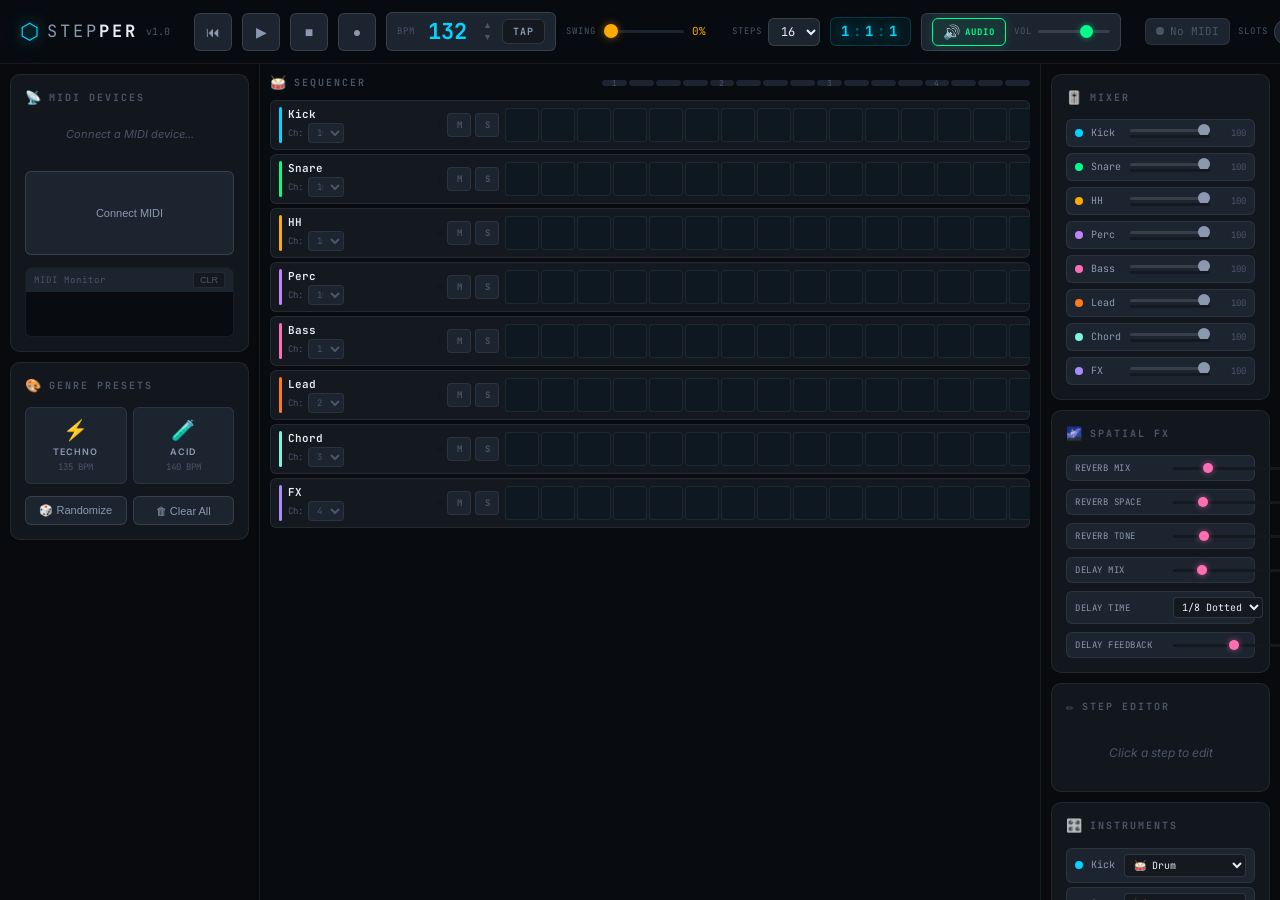
<file: tools/stepper/index.html>
<!DOCTYPE html>
<html lang="en">
<head>
  <meta charset="UTF-8" />
  <meta name="viewport" content="width=device-width, initial-scale=1.0" />
  <title>STEPPER. MIDI Step Sequencer and Sampler</title>
  <link rel="icon" href="icon.svg" type="image/svg+xml">
  <meta name="description" content="Browser-native MIDI step sequencer with Strudel samples. Create techno, house, acid, ambient sequences with genre presets, spatial FX, and save slots." />
  <link rel="preconnect" href="https://fonts.googleapis.com" />
  <link rel="preconnect" href="https://fonts.gstatic.com" crossorigin />
  <link href="https://fonts.googleapis.com/css2?family=JetBrains+Mono:wght@400;600;700&family=Inter:wght@300;400;500;600;700&display=swap" rel="stylesheet" />
  <link rel="stylesheet" href="css/style.css" />
</head>
<body>
  <!-- ─── HEADER ─────────────────────────────────────────── -->
  <header class="app-header">
    <div class="logo">
      <span class="logo-icon">⬡</span>
      <span class="logo-text">STEP<strong>PER</strong></span>
      <span class="logo-version">v1.0</span>
    </div>

    <div class="transport">
      <button class="btn-transport" id="btn-rewind" title="Rewind">⏮</button>
      <button class="btn-transport btn-play" id="btn-play" title="Play">▶</button>
      <button class="btn-transport btn-stop" id="btn-stop" title="Stop">■</button>
      <button class="btn-transport btn-record" id="btn-record" title="Record">●</button>

      <div class="bpm-block">
        <label>BPM</label>
        <input type="number" id="bpm-value" value="132" min="40" max="240" />
        <div class="bpm-arrows">
          <button id="bpm-up">▲</button>
          <button id="bpm-down">▼</button>
        </div>
        <button class="tap-btn" id="btn-tap">TAP</button>
      </div>

      <div class="swing-block">
        <label>SWING</label>
        <input type="range" id="swing-slider" min="0" max="100" value="0" />
        <span id="swing-value">0%</span>
      </div>

      <div class="step-count-block">
        <label>STEPS</label>
        <select id="step-count">
          <option value="16" selected>16</option>
          <option value="32">32</option>
        </select>
      </div>

      <!-- Transport Clock -->
      <div class="transport-clock" id="transport-clock" title="Bar : Beat : Step">
        <span id="clock-bar">1</span><span class="clock-sep">:</span><span id="clock-beat">1</span><span class="clock-sep">:</span><span id="clock-step">1</span>
      </div>

      <!-- Audio Controls -->
      <div class="audio-controls-block">
        <button class="audio-toggle active" id="btn-audio-toggle" title="Toggle internal audio">
          <span class="audio-toggle-icon">🔊</span>
          <span class="audio-toggle-label">AUDIO</span>
        </button>
        <div class="master-vol-block">
          <label>VOL</label>
          <input type="range" id="master-vol" min="0" max="100" value="72" />
        </div>
      </div>
    </div>

    <div class="header-right">
      <div class="midi-status" id="midi-status">
        <span class="midi-dot" id="midi-dot"></span>
        <span id="midi-status-text">No MIDI</span>
      </div>

      <!-- Save Slots -->
      <div class="save-slots" id="save-slots">
        <span class="slots-label">SLOTS</span>
        <button class="slot-btn" id="slot-btn-A" data-slot="A" title="Save/Load Slot A">A</button>
        <button class="slot-btn" id="slot-btn-B" data-slot="B" title="Save/Load Slot B">B</button>
        <button class="slot-btn" id="slot-btn-C" data-slot="C" title="Save/Load Slot C">C</button>
        <button class="slot-btn" id="slot-btn-D" data-slot="D" title="Save/Load Slot D">D</button>
      </div>

      <button class="icon-btn undo-btn" id="btn-undo" title="Undo (Ctrl+Z)" disabled>↩</button>
      <button class="icon-btn" id="btn-save" title="Save Project">💾</button>
      <button class="icon-btn" id="btn-load" title="Load Project">📂</button>
      <button class="icon-btn" id="btn-export-midi" title="Export MIDI">⬇ .mid</button>
      <button class="icon-btn help-btn" id="btn-help" title="Keyboard Shortcuts (?)">?</button>
      <input type="file" id="file-load-input" accept=".json" style="display:none" />
    </div>
  </header>

  <!-- ─── MAIN CONTENT ──────────────────────────────────── -->
  <main class="app-main">

    <!-- LEFT SIDEBAR: MIDI Devices + Presets -->
    <aside class="sidebar-left">
      <!-- MIDI Devices Panel -->
      <section class="panel" id="panel-midi">
        <h2 class="panel-title">
          <span class="panel-icon">📡</span> MIDI DEVICES
        </h2>
        <div class="device-list" id="device-list">
          <p class="no-devices" id="no-devices-msg">Connect a MIDI device...</p>
        </div>
        <button class="btn-secondary" id="btn-request-midi">Connect MIDI</button>
        <div class="midi-monitor" id="midi-monitor">
          <div class="monitor-header">
            <span>MIDI Monitor</span>
            <button class="btn-tiny" id="btn-clear-monitor">CLR</button>
          </div>
          <div class="monitor-log" id="monitor-log"></div>
        </div>
      </section>

      <!-- Genre Presets Panel -->
      <section class="panel" id="panel-presets">
        <h2 class="panel-title">
          <span class="panel-icon">🎨</span> GENRE PRESETS
        </h2>
        <div class="preset-grid" id="preset-grid">
          <!-- populated by JS -->
        </div>
        <div class="preset-controls">
          <button class="btn-secondary" id="btn-randomize">🎲 Randomize</button>
          <button class="btn-secondary" id="btn-clear-all">🗑 Clear All</button>
        </div>
      </section>
    </aside>

    <!-- CENTER: Sequencer Grid -->
    <section class="sequencer-area">
      <div class="sequencer-header">
        <h2 class="panel-title"><span class="panel-icon">🥁</span> SEQUENCER</h2>
        <div class="step-indicator-row" id="step-indicator-row">
          <!-- step number indicators, populated by JS -->
        </div>
      </div>
      <div class="track-list" id="track-list">
        <!-- 8 tracks populated by JS -->
      </div>
    </section>

    <!-- RIGHT SIDEBAR: Mixer + Note Editor -->
    <aside class="sidebar-right">
      <!-- Mixer -->
      <section class="panel" id="panel-mixer">
        <h2 class="panel-title"><span class="panel-icon">🎚️</span> MIXER</h2>
        <div class="mixer-tracks" id="mixer-tracks">
          <!-- populated by JS -->
        </div>
      </section>

      <!-- Spatial FX Controls -->
      <section class="panel" id="panel-spatial-fx">
        <h2 class="panel-title"><span class="panel-icon">🌌</span> SPATIAL FX</h2>
        <div class="spatial-fx-controls">
          <div class="fx-row">
            <span class="fx-label">Reverb Mix</span>
            <input type="range" class="fx-slider" id="fx-reverb-mix" min="0" max="100" value="25" />
            <span class="fx-val" id="fx-reverb-mix-val">25%</span>
          </div>
          <div class="fx-row">
            <span class="fx-label">Reverb Space</span>
            <input type="range" class="fx-slider" id="fx-reverb-decay" min="10" max="80" value="25" />
            <span class="fx-val" id="fx-reverb-decay-val">2.5s</span>
          </div>
          <div class="fx-row">
            <span class="fx-label">Reverb Tone</span>
            <input type="range" class="fx-slider" id="fx-reverb-tone" min="500" max="12000" value="3000" />
            <span class="fx-val" id="fx-reverb-tone-val">3.0k</span>
          </div>
          <div class="fx-row">
            <span class="fx-label">Delay Mix</span>
            <input type="range" class="fx-slider" id="fx-delay-mix" min="0" max="100" value="20" />
            <span class="fx-val" id="fx-delay-mix-val">20%</span>
          </div>
          <div class="fx-row">
            <span class="fx-label">Delay Time</span>
            <select class="fx-select" id="fx-delay-time">
              <option value="0.12">1/16 Note</option>
              <option value="0.24">1/8 Note</option>
              <option value="0.36" selected>1/8 Dotted</option>
              <option value="0.48">1/4 Note</option>
              <option value="0.72">1/4 Dotted</option>
            </select>
          </div>
          <div class="fx-row">
            <span class="fx-label">Delay Feedback</span>
            <input type="range" class="fx-slider" id="fx-delay-feedback" min="0" max="95" value="45" />
            <span class="fx-val" id="fx-delay-feedback-val">45%</span>
          </div>
        </div>
      </section>

      <!-- Step Editor (context panel) -->
      <section class="panel" id="panel-step-editor">
        <h2 class="panel-title"><span class="panel-icon">✏️</span> STEP EDITOR</h2>
        <div class="step-editor-content" id="step-editor-content">
          <p class="hint-text">Click a step to edit</p>
        </div>
      </section>

      <!-- Instrument Types -->
      <section class="panel" id="panel-instruments">
        <h2 class="panel-title"><span class="panel-icon">🎛️</span> INSTRUMENTS</h2>
        <div class="instrument-list" id="instrument-list">
          <!-- populated by JS -->
        </div>
      </section>

      <!-- Keyboard Visualizer -->
      <section class="panel" id="panel-keyboard">
        <h2 class="panel-title"><span class="panel-icon">🎹</span> KEYBOARD</h2>
        <div class="keyboard-wrap" id="keyboard-wrap">
          <!-- piano keys populated by JS -->
        </div>
      </section>
    </aside>
  </main>

  <!-- ─── MODALS ─────────────────────────────────────────── -->

  <!-- Note Picker Modal -->
  <div class="modal-overlay" id="modal-note-picker" role="dialog" aria-label="Note Picker" hidden>
    <div class="modal-box">
      <h3>Edit Step</h3>
      <div class="note-picker-grid" id="note-picker-grid"></div>
      <div class="step-params">
        <label>Octave
          <select id="sp-octave">
            <option value="2">2</option>
            <option value="3">3</option>
            <option value="4" selected>4</option>
            <option value="5">5</option>
            <option value="6">6</option>
          </select>
        </label>
        <label>Velocity
          <input type="range" id="sp-velocity" min="1" max="127" value="100" />
          <span id="sp-velocity-val">100</span>
        </label>
        <label>Gate
          <select id="sp-gate">
            <option value="0.25">25%</option>
            <option value="0.5" selected>50%</option>
            <option value="0.75">75%</option>
            <option value="1.0">100%</option>
          </select>
        </label>
        <label>Probability
          <input type="range" id="sp-probability" min="0" max="100" value="100" />
          <span id="sp-probability-val">100%</span>
        </label>
      </div>
      <div class="modal-actions">
        <button class="btn-primary" id="sp-confirm">Apply</button>
        <button class="btn-secondary" id="sp-cancel">Cancel</button>
      </div>
    </div>
  </div>

  <!-- Keyboard Shortcuts Modal -->
  <div class="modal-overlay" id="modal-shortcuts" role="dialog" aria-label="Keyboard Shortcuts" hidden>
    <div class="modal-box shortcuts-box">
      <h3>⌨️ Keyboard Shortcuts</h3>
      <div class="shortcuts-grid">
        <kbd>Space</kbd><span>Play / Pause</span>
        <kbd>Esc</kbd><span>Stop</span>
        <kbd>Ctrl+R</kbd><span>Toggle Record</span>
        <kbd>Ctrl+S</kbd><span>Save Project</span>
        <kbd>Ctrl+Z</kbd><span>Undo</span>
        <kbd>?</kbd><span>Show Shortcuts</span>
        <kbd>Shift+Click</kbd><span>Edit Step details</span>
        <kbd>Right-click</kbd><span>Edit Step details</span>
      </div>
      <div class="modal-actions">
        <button class="btn-primary" id="shortcuts-close">Got it</button>
      </div>
    </div>
  </div>

  <!-- Save Slot Context Menu -->
  <div class="slot-menu" id="slot-menu" hidden>
    <button class="slot-menu-btn" id="slot-menu-save">💾 Save to Slot</button>
    <button class="slot-menu-btn" id="slot-menu-load">📂 Load from Slot</button>
    <button class="slot-menu-btn slot-menu-cancel" id="slot-menu-cancel">✕ Cancel</button>
  </div>

  <!-- Toast Notification -->
  <div class="toast" id="toast" aria-live="polite"></div>

  <!-- ─── SCRIPTS ────────────────────────────────────────── -->
  <script src="js/presets.js"></script>
  <script src="js/sampler.js"></script>
  <script src="js/audio.js"></script>
  <script src="js/midi.js"></script>
  <script src="js/sequencer.js"></script>
  <script src="js/storage.js"></script>
  <script src="js/ui.js"></script>
  <script src="js/app.js"></script>
</body>
</html>
</file>
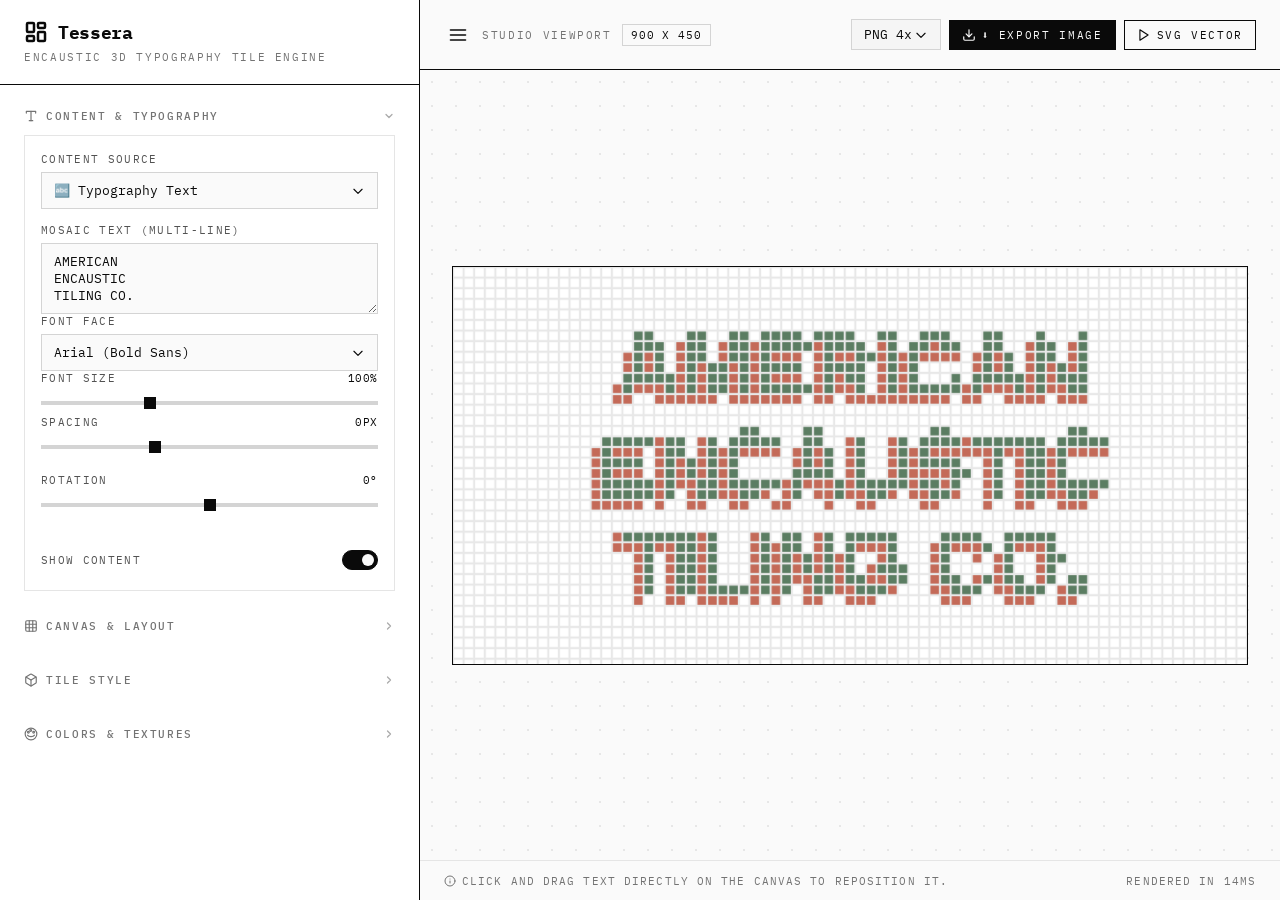
<file: tools/tessera/index.html>
<!DOCTYPE html>
<html lang="en">
<head>
    <meta charset="UTF-8">
    <meta name="viewport" content="width=device-width, initial-scale=1.0">
    <title>TESSERA. Mosaic Tile Generator</title>
    <link rel="icon" href="icon.svg" type="image/svg+xml">
    <meta name="description" content="TESSERA. Mosaic tile generator. Turn text or an image into an encaustic tile mosaic and export PNG or SVG.">
    <link rel="stylesheet" href="index.css">
</head>
<body>

    <div class="app-container">
        <!-- Sidebar Controls -->
        <aside class="sidebar">
            <div class="sidebar-header">
                <h1>
                    <svg width="24" height="24" viewBox="0 0 24 24" fill="none" stroke="currentColor" stroke-width="2.5" stroke-linecap="round" stroke-linejoin="round" style="color: var(--text-primary);">
                        <rect x="3" y="3" width="7" height="9" rx="1" />
                        <rect x="14" y="3" width="7" height="5" rx="1" />
                        <rect x="14" y="12" width="7" height="9" rx="1" />
                        <rect x="3" y="16" width="7" height="5" rx="1" />
                    </svg>
                    Tessera
                </h1>
                <p>Encaustic 3D Typography Tile Engine</p>
            </div>

            <div class="sidebar-content">
                <!-- Section 1: Content & Typography -->
                <div class="control-section">
                    <h2 class="section-title">
                        <svg width="14" height="14" viewBox="0 0 24 24" fill="none" stroke="currentColor" stroke-width="2" stroke-linecap="round" stroke-linejoin="round"><polyline points="4 7 4 4 20 4 20 7"></polyline><line x1="9" y1="20" x2="15" y2="20"></line><line x1="12" y1="4" x2="12" y2="20"></line></svg>
                        Content &amp; Typography
                        <svg class="chevron" width="12" height="12" viewBox="0 0 24 24" fill="none" stroke="currentColor" stroke-width="2.5" stroke-linecap="round" stroke-linejoin="round"><polyline points="6 9 12 15 18 9"></polyline></svg>
                    </h2>
                    <div class="section-body">
                    <div class="control-card">
                        <div class="control-group">
                            <label for="contentType">Content Source</label>
                            <select id="contentType">
                                <option value="text" selected>🔤 Typography Text</option>
                                <option value="logo">🖼 Custom Logo (PNG/SVG)</option>
                            </select>
                        </div>

                        <!-- Typography-only Controls -->
                        <div id="typographyControls">
                            <div class="control-group">
                                <label for="textInput">Mosaic Text (Multi-line)</label>
                                <textarea id="textInput" rows="3" placeholder="Type letters...">AMERICAN
ENCAUSTIC
TILING CO.</textarea>
                            </div>
                            
                            <div class="control-group">
                                <label for="textFont">Font Face</label>
                                <select id="textFont">
                                    <option value="Arial, sans-serif" selected>Arial (Bold Sans)</option>
                                    <option value="'Times New Roman', serif">Times New Roman (Classic Serif)</option>
                                    <option value="'Cinzel', serif">Cinzel (Roman Serif)</option>
                                    <option value="'Shrikhand', display">Shrikhand (Retro Bold)</option>
                                    <option value="'Space Mono', monospace">Space Mono (Tech Slab)</option>
                                    <option value="'Montserrat', sans-serif">Montserrat (Modern Grotesk)</option>
                                    <option value="'Playfair Display', serif">Playfair Display (Classy Serif)</option>
                                    <option value="'Outfit', sans-serif">Outfit (Clean Geometric)</option>
                                </select>
                            </div>

                            <div class="control-group">
                                <label for="fontScale">Font Size <span class="numeric-display" id="val-fontScale">100%</span></label>
                                <input type="range" id="fontScale" min="30" max="250" value="100" aria-valuenow="100" aria-valuemin="30" aria-valuemax="250">
                            </div>

                            <div class="control-group">
                                <label for="letterSpacing">Spacing <span class="numeric-display" id="val-letterSpacing">0px</span></label>
                                <input type="range" id="letterSpacing" min="-20" max="40" value="0" aria-valuenow="0" aria-valuemin="-20" aria-valuemax="40">
                            </div>
                        </div>

                        <!-- Logo-only Controls -->
                        <div id="logoControls" style="display: none;">
                            <div class="control-group">
                                <label for="logoInput">Upload PNG or SVG Logo</label>
                                <input type="file" id="logoInput" accept="image/png, image/svg+xml, image/jpeg" style="display: none;">
                                <button class="btn btn-secondary" type="button" onclick="document.getElementById('logoInput').click()" style="width: 100%; justify-content: center;">📁 Select Logo File</button>
                                <span id="logoFileName" style="font-size: 0.8rem; color: var(--text-muted); margin-top: 6px; display: block; overflow: hidden; text-overflow: ellipsis; white-space: nowrap; text-align: center; font-style: italic;">No file selected (using default)</span>
                            </div>

                            <div class="control-group">
                                <label for="logoScale">Logo Scale <span class="numeric-display" id="val-logoScale">100%</span></label>
                                <input type="range" id="logoScale" min="10" max="300" value="100" aria-valuenow="100" aria-valuemin="10" aria-valuemax="300">
                            </div>
                        </div>

                        <!-- Shared Controls -->
                        <div class="control-group">
                            <label for="textRotation">Rotation <span class="numeric-display" id="val-textRotation">0°</span></label>
                            <input type="range" id="textRotation" min="-45" max="45" value="0" aria-valuenow="0" aria-valuemin="-45" aria-valuemax="45">
                        </div>

                        <div class="switch-group" style="margin-top: 15px;">
                            <label for="showText">Show Content</label>
                            <label class="switch">
                                <input type="checkbox" id="showText" checked>
                                <span class="slider"></span>
                            </label>
                        </div>
                    </div>
                    </div>
                </div>

                <!-- Section 2: Canvas & Layout -->
                <div class="control-section collapsed">
                    <h2 class="section-title">
                        <svg width="14" height="14" viewBox="0 0 24 24" fill="none" stroke="currentColor" stroke-width="2" stroke-linecap="round" stroke-linejoin="round"><rect x="3" y="3" width="18" height="18" rx="2" ry="2"></rect><path d="M9 3v18M15 3v18M3 9h18M3 15h18"></path></svg>
                        Canvas &amp; Layout
                        <svg class="chevron" width="12" height="12" viewBox="0 0 24 24" fill="none" stroke="currentColor" stroke-width="2.5" stroke-linecap="round" stroke-linejoin="round"><polyline points="6 9 12 15 18 9"></polyline></svg>
                    </h2>
                    <div class="section-body">
                    <div class="control-card">
                        <div class="control-group">
                            <label for="canvasWidth">Width <span class="numeric-display" id="val-canvasWidth">900px</span></label>
                            <input type="range" id="canvasWidth" min="300" max="2400" value="900" aria-valuenow="900" aria-valuemin="300" aria-valuemax="2400">
                        </div>
                        <div class="control-group">
                            <label for="canvasHeight">Height <span class="numeric-display" id="val-canvasHeight">350px</span></label>
                            <input type="range" id="canvasHeight" min="150" max="1500" value="350" aria-valuenow="350" aria-valuemin="150" aria-valuemax="1500">
                        </div>
                        <div class="switch-group">
                            <label for="autoHeight">Auto-adjust Height</label>
                            <label class="switch">
                                <input type="checkbox" id="autoHeight" checked>
                                <span class="slider"></span>
                            </label>
                        </div>
                        <hr class="section-divider">
                        <div class="control-group">
                            <label for="borderPattern">Border Pattern</label>
                            <select id="borderPattern">
                                <option value="none" selected>── No Border</option>
                                <option value="subway">🚇 NYC Subway Mosaic</option>
                                <option value="greek">🏛 Greek Key Meander</option>
                                <option value="artdeco">✦ Art Deco Geometric</option>
                                <option value="victorian">❧ Victorian Flourish</option>
                                <option value="vietnamese">🌺 Vietnamese Encaustic</option>
                            </select>
                        </div>
                        <div id="borderSettingsGroup" style="display: none;">
                            <div class="color-pickers-grid">
                                <div class="color-picker-wrapper" onclick="document.getElementById('subwayBandColor').click()">
                                    <input type="color" id="subwayBandColor" value="#e3dbca">
                                    <div class="color-picker-label">
                                        <span>Band Color</span>
                                        <span id="lbl-subwayBandColor">#E3DBCA</span>
                                    </div>
                                </div>
                                <div class="color-picker-wrapper" onclick="document.getElementById('subwayBorderColor').click()">
                                    <input type="color" id="subwayBorderColor" value="#487868">
                                    <div class="color-picker-label">
                                        <span>Border Color</span>
                                        <span id="lbl-subwayBorderColor">#487868</span>
                                    </div>
                                </div>
                                <div class="color-picker-wrapper" onclick="document.getElementById('subwayHeaderColor').click()">
                                    <input type="color" id="subwayHeaderColor" value="#e3dbca">
                                    <div class="color-picker-label">
                                        <span>Accent Color</span>
                                        <span id="lbl-subwayHeaderColor">#E3DBCA</span>
                                    </div>
                                </div>
                            </div>
                        </div>
                    </div>
                    </div>
                </div>

                <!-- Section 3: Tile Style -->
                <div class="control-section collapsed">
                    <h2 class="section-title">
                        <svg width="14" height="14" viewBox="0 0 24 24" fill="none" stroke="currentColor" stroke-width="2" stroke-linecap="round" stroke-linejoin="round"><path d="M21 16V8a2 2 0 0 0-1-1.73l-7-4a2 2 0 0 0-2 0l-7 4A2 2 0 0 0 3 8v8a2 2 0 0 0 1 1.73l7 4a2 2 0 0 0 2 0l7-4A2 2 0 0 0 21 16z"></path><polyline points="3.27 6.96 12 12.01 20.73 6.96"></polyline><line x1="12" y1="22.08" x2="12" y2="12"></line></svg>
                        Tile Style
                        <svg class="chevron" width="12" height="12" viewBox="0 0 24 24" fill="none" stroke="currentColor" stroke-width="2.5" stroke-linecap="round" stroke-linejoin="round"><polyline points="6 9 12 15 18 9"></polyline></svg>
                    </h2>
                    <div class="section-body">
                    <div class="control-card">
                        <div class="control-group">
                            <label for="tileStyle">Catalog Pattern</label>
                            <select id="tileStyle">
                                <option value="square">◼ No. 1 — Standard Squares</option>
                                <option value="beveled" selected>◧ No. 2 — 3D Beveled Blocks</option>
                                <option value="circle">● No. 3 — Ceramic Circles</option>
                                <option value="hexagon">⬡ No. 4 — Hexagonal Pavé</option>
                                <option value="triangle">▲ No. 5 — Alternating Triangles</option>
                                <option value="diamond">◆ No. 6 — Diamond Rhombuses</option>
                            </select>
                        </div>

                        <div class="control-row">
                            <div class="control-group">
                                <label for="tileSize">Tile Size <span class="numeric-display" id="val-tileSize">12px</span></label>
                                <input type="range" id="tileSize" min="5" max="30" value="12" aria-valuenow="12" aria-valuemin="5" aria-valuemax="30">
                            </div>
                            <div class="control-group">
                                <label for="groutSize">Grout Width <span class="numeric-display" id="val-groutSize">1.2px</span></label>
                                <input type="range" id="groutSize" min="0" max="5" step="0.2" value="1.2" aria-valuenow="1.2" aria-valuemin="0" aria-valuemax="5">
                            </div>
                        </div>

                        <div class="control-group">
                            <label for="bevelDepth">Bevel Styling <span class="numeric-display" id="val-bevelDepth">1.5px</span></label>
                            <input type="range" id="bevelDepth" min="0" max="4" step="0.5" value="1.5" aria-valuenow="1.5" aria-valuemin="0" aria-valuemax="4">
                        </div>
                    </div>
                    </div>
                </div>

                <!-- Section 4: Colors & Textures -->
                <div class="control-section collapsed">
                    <h2 class="section-title">
                        <svg width="14" height="14" viewBox="0 0 24 24" fill="none" stroke="currentColor" stroke-width="2" stroke-linecap="round" stroke-linejoin="round"><path d="M12 22C17.5228 22 22 17.5228 22 12C22 6.47715 17.5228 2 12 2C6.47715 2 2 6.47715 2 12C2 17.5228 6.47715 22 12 22Z"></path><path d="M7.5 10.5C8.32843 10.5 9 9.82843 9 9C9 8.17157 8.32843 7.5 7.5 7.5C6.67157 7.5 6 8.17157 6 9C6 9.82843 6.67157 10.5 7.5 10.5Z"></path><path d="M11.5 7.5C12.3284 7.5 13 6.82843 13 6C13 5.17157 12.3284 4.5 11.5 4.5C10.6716 4.5 10 5.17157 10 6C10 6.82843 10.6716 7.5 11.5 7.5Z"></path><path d="M16.5 10.5C17.3284 10.5 18 9.82843 18 9C18 8.17157 17.3284 7.5 16.5 7.5C15.6716 7.5 15 8.17157 15 9C15 9.82843 15.6716 10.5 16.5 10.5Z"></path><path d="M6 14C6 14 7.5 16.5 12 16.5C16.5 16.5 18 14 18 14"></path></svg>
                        Colors &amp; Textures
                        <svg class="chevron" width="12" height="12" viewBox="0 0 24 24" fill="none" stroke="currentColor" stroke-width="2.5" stroke-linecap="round" stroke-linejoin="round"><polyline points="6 9 12 15 18 9"></polyline></svg>
                    </h2>
                    <div class="section-body">

                    <h3 class="sub-section-title">Quick Presets</h3>
                    <div class="control-card">
                        <div class="preset-grid" id="palettePresets">
                            <!-- Preset Buttons Injected via JS -->
                        </div>
                    </div>

                    <h3 class="sub-section-title">Manual Colors</h3>
                    <div class="control-card">
                        <div class="color-pickers-grid">
                            <div class="color-picker-wrapper" onclick="document.getElementById('bgColor').click()">
                                <input type="color" id="bgColor" value="#ffffff">
                                <div class="color-picker-label">
                                    <span>Background Tiles</span>
                                    <span id="lbl-bgColor">#FFFFFF</span>
                                </div>
                            </div>
                            <div class="color-picker-wrapper" onclick="document.getElementById('tileBgColor').click()">
                                <input type="color" id="tileBgColor" value="#e8e8e8">
                                <div class="color-picker-label">
                                    <span>Grout Color</span>
                                    <span id="lbl-tileBgColor">#E8E8E8</span>
                                </div>
                            </div>
                            <div class="color-picker-wrapper" onclick="document.getElementById('faceColor').click()">
                                <input type="color" id="faceColor" value="#5b7d62">
                                <div class="color-picker-label">
                                    <span>Text Face</span>
                                    <span id="lbl-faceColor">#5B7D62</span>
                                </div>
                            </div>
                            <div class="color-picker-wrapper" id="shadowGroup" onclick="document.getElementById('shadowColor').click()">
                                <input type="color" id="shadowColor" value="#c46a58">
                                <div class="color-picker-label">
                                    <span>3D Shadow</span>
                                    <span id="lbl-shadowColor">#C46A58</span>
                                </div>
                            </div>
                            <div class="color-picker-wrapper" id="highlightGroup" onclick="document.getElementById('highlightColor').click()">
                                <input type="color" id="highlightColor" value="#5b7d62">
                                <div class="color-picker-label">
                                    <span>Highlight</span>
                                    <span id="lbl-highlightColor">#5B7D62</span>
                                </div>
                            </div>
                        </div>
                    </div>

                    <h3 class="sub-section-title">Organic Effects</h3>
                    <div class="control-card">
                        <div class="control-group">
                            <label for="colorVariance">Color Texture Variance <span class="numeric-display" id="val-colorVariance">0%</span></label>
                            <input type="range" id="colorVariance" min="0" max="30" value="0" aria-valuenow="0" aria-valuemin="0" aria-valuemax="30">
                        </div>
                        <div class="switch-group">
                            <label for="groutNoise">Grout Sandy Noise</label>
                            <label class="switch">
                                <input type="checkbox" id="groutNoise">
                                <span class="slider"></span>
                            </label>
                        </div>
                        <div class="switch-group" id="tileShadingGroup">
                            <label for="tileShading">3D Ceramic Lighting</label>
                            <label class="switch">
                                <input type="checkbox" id="tileShading">
                                <span class="slider"></span>
                            </label>
                        </div>
                    </div>
                    </div>
                </div>

            </div>
        </aside>

        <!-- Viewport Workspace -->
        <main class="viewport">
            <!-- Header Bar -->
            <header class="viewport-header">
                <div class="viewport-title">
                    <button class="toggle-sidebar" title="Toggle Sidebar">
                        <svg width="20" height="20" viewBox="0 0 24 24" fill="none" stroke="currentColor" stroke-width="2" stroke-linecap="round" stroke-linejoin="round"><line x1="3" y1="12" x2="21" y2="12"></line><line x1="3" y1="6" x2="21" y2="6"></line><line x1="3" y1="18" x2="21" y2="18"></line></svg>
                    </button>
                    Studio Viewport
                    <span id="canvasResIndicator">1000 x 450</span>
                </div>
                
                <div class="export-actions">
                    <div class="control-group" style="flex-direction: row; align-items: center; gap: 8px;">
                        <select id="exportScale" style="padding: 6px 12px; font-size: 0.8rem; width: 90px; background-color: var(--bg-tertiary);">
                            <option value="1">PNG 1x</option>
                            <option value="2">PNG 2x</option>
                            <option value="4" selected>PNG 4x</option>
                            <option value="8">PNG 8x</option>
                        </select>
                        <button class="btn btn-primary" id="btnExportPNG">
                            <svg width="14" height="14" viewBox="0 0 24 24" fill="none" stroke="currentColor" stroke-width="2" stroke-linecap="round" stroke-linejoin="round"><path d="M21 15v4a2 2 0 0 1-2 2H5a2 2 0 0 1-2-2v-4"></path><polyline points="7 10 12 15 17 10"></polyline><line x1="12" y1="15" x2="12" y2="3"></line></svg>
                            ⬇ Export Image
                        </button>
                    </div>
                    <button class="btn" id="btnExportSVG">
                        <svg width="14" height="14" viewBox="0 0 24 24" fill="none" stroke="currentColor" stroke-width="2" stroke-linecap="round" stroke-linejoin="round"><polygon points="5 3 19 12 5 21 5 3"></polygon></svg>
                        SVG Vector
                    </button>
                </div>
            </header>

            <!-- Main Interactive Canvas Container -->
            <div class="canvas-container" id="canvasScrollArea">
                <canvas id="mosaicCanvas"></canvas>
            </div>

            <!-- Footer Details -->
            <footer class="viewport-footer">
                <div class="interaction-hint">
                    <svg width="12" height="12" viewBox="0 0 24 24" fill="none" stroke="currentColor" stroke-width="2" stroke-linecap="round" stroke-linejoin="round"><circle cx="12" cy="12" r="10"></circle><line x1="12" y1="16" x2="12" y2="12"></line><line x1="12" y1="8" x2="12.01" y2="8"></line></svg>
                    <span>Click and drag text directly on the canvas to reposition it.</span>
                </div>
                <div>Rendered in <span id="renderTimeIndicator">0ms</span></div>
            </footer>
        </main>
    </div>

    <!-- Toast Notification Overlay -->
    <div class="toast" id="toastNotification">Export completed successfully!</div>

    <script src="app.js"></script>
</body>
</html>
</file>
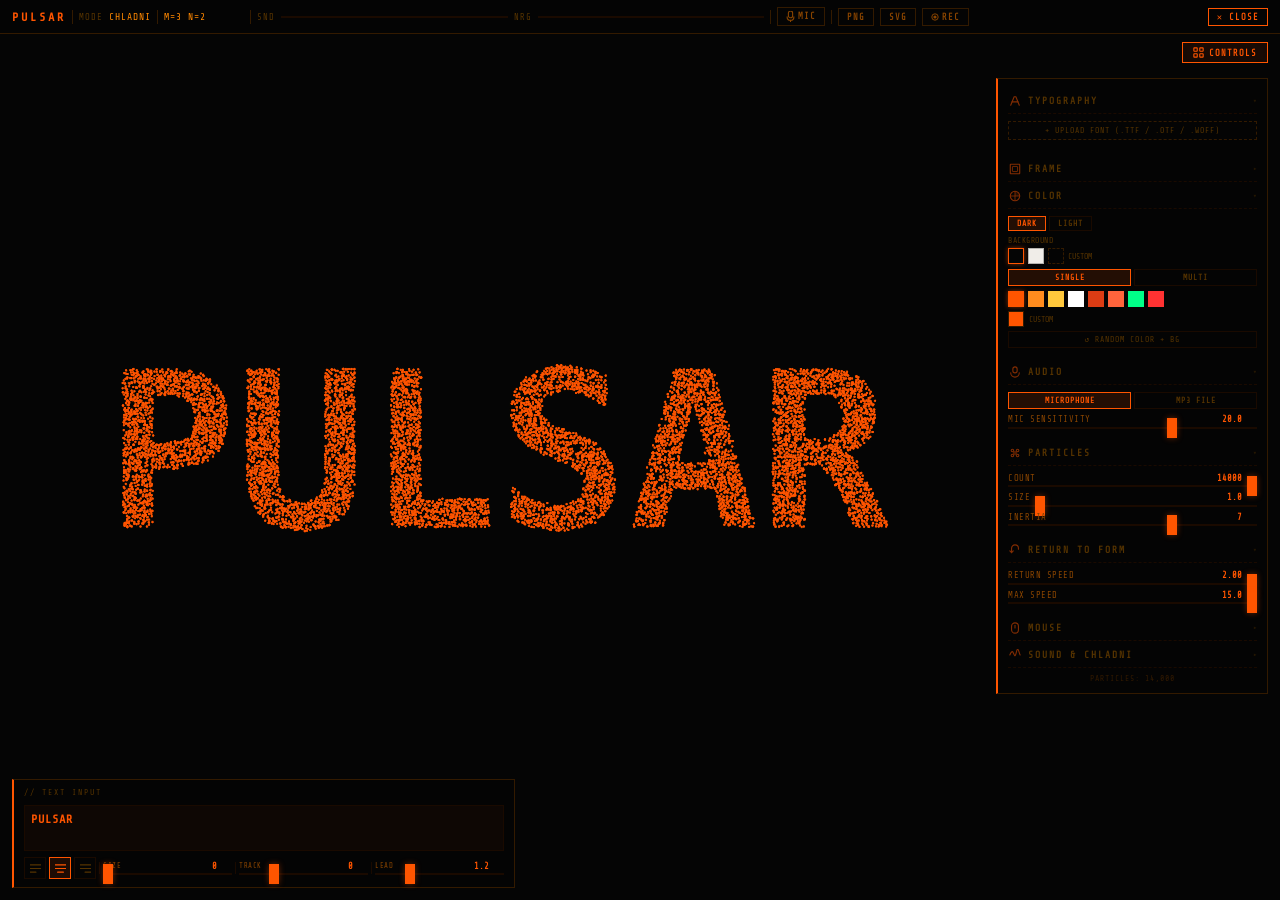
<file: tools/pulsar/chladni.html>
<!DOCTYPE html>
<html lang="en">
<head>
<meta charset="UTF-8">
<meta name="viewport" content="width=device-width, initial-scale=1.0">
<title>PULSAR. Chladni</title>
<link rel="icon" href="icon.svg" type="image/svg+xml">
<meta name="description" content="PULSAR Chladni. Audio driven sand plate simulation that settles into type.">
<link href="https://fonts.googleapis.com/css2?family=Share+Tech+Mono&family=VT323&display=swap" rel="stylesheet">
<style>
/* ── Reset ── */
*{box-sizing:border-box;margin:0;padding:0}
html,body{width:100%;height:100%;overflow:hidden;background:#050505;color:#FF5500;font-family:'Share Tech Mono','Courier New',monospace;text-transform:uppercase;user-select:none}

/* ── Canvas ── */
#wrap{position:fixed;inset:0;overflow:hidden}
#c{position:absolute;inset:0;width:100%;height:100%;cursor:crosshair;display:block}

/* ── HUD bar (top) ── */
#hud-bar{
  position:fixed;top:0;left:0;right:0;z-index:100;
  height:34px;
  display:flex;align-items:center;gap:6px;padding:0 12px;
  background:rgba(5,5,5,0.88);
  backdrop-filter:blur(10px);-webkit-backdrop-filter:blur(10px);
  border-bottom:1px solid #331a00;
  pointer-events:all;
}
.hud-brand{color:#FF5500;font-weight:800;letter-spacing:3px;font-size:0.75rem}
.hud-sep{width:1px;height:14px;background:#331a00;flex-shrink:0}
.hud-label{font-size:0.55rem;color:#553300;letter-spacing:1px}
.hud-value{font-size:0.6rem;color:#FF8800;letter-spacing:1px}
.hud-spacer{flex:1}

/* ── HUD Buttons ── */
.hud-btn{
  font-family:inherit;font-size:0.55rem;font-weight:800;letter-spacing:1px;
  padding:3px 8px;border:1px solid #331a00;background:transparent;
  color:#884400;cursor:pointer;text-transform:uppercase;
  transition:color .12s,border-color .12s,background .12s;white-space:nowrap;
}
.hud-btn:hover{color:#FF5500;border-color:#FF5500;background:rgba(255,85,0,0.08)}
.hud-btn.on{color:#000;border-color:#FF5500;background:#FF5500}
.hud-btn.rec-active{color:#000;border-color:#FF3333;background:#FF3333}
.hud-btn.close-btn{color:#FF5500;border-color:#FF5500}
.hud-btn.close-btn:hover{color:#000;background:#FF5500}

/* ── Panel toggle ── */
#panel-toggle{
  position:fixed;top:42px;right:12px;z-index:100;
  display:flex;align-items:center;gap:5px;padding:4px 10px;
  font-family:inherit;font-size:0.55rem;font-weight:800;letter-spacing:1px;
  background:rgba(5,5,5,0.88);backdrop-filter:blur(10px);-webkit-backdrop-filter:blur(10px);
  border:1px solid #331a00;color:#884400;cursor:pointer;text-transform:uppercase;
  transition:color .12s,border-color .12s,background .12s;
}
#panel-toggle:hover{color:#FF5500;border-color:#FF5500}
#panel-toggle.active-toggle{color:#FF5500;border-color:#FF5500;background:rgba(255,85,0,0.08)}

/* ── Controls Panel ── */
#panel{
  position:fixed;top:78px;right:12px;z-index:90;width:272px;
  background:rgba(5,5,5,0.92);
  backdrop-filter:blur(16px);-webkit-backdrop-filter:blur(16px);
  border:1px solid #331a00;
  border-left:2px solid #FF5500;
  overflow-y:auto;max-height:calc(100vh - 88px);
  scrollbar-width:thin;scrollbar-color:#331a00 #050505;
}
#panel.hidden{display:none}
#pi{padding:8px 10px;display:flex;flex-direction:column;gap:0}

/* ── Section headers ── */
.sec-hdr{
  display:flex;align-items:center;gap:6px;
  padding:7px 0 5px;cursor:pointer;user-select:none;
  border-bottom:1px dashed #1a0a00;position:relative;
}
.sec-ico{width:14px;height:14px;flex-shrink:0;opacity:.5;display:flex;align-items:center;justify-content:center;color:#FF5500}
.sec-title{font-size:0.6rem;font-weight:800;letter-spacing:2px;flex:1;color:#553300}
.sec-chev{font-size:7px;opacity:.4;transition:transform .2s;color:#553300}
.sec-hdr.collapsed .sec-chev{transform:rotate(-90deg)}
.sec-hdr[data-tip]:hover::after{
  content:attr(data-tip);position:absolute;right:18px;top:calc(100% + 4px);
  background:rgba(5,5,5,0.96);color:#FF8800;border:1px solid #331a00;
  font-size:0.5rem;padding:4px 8px;white-space:normal;line-height:1.5;z-index:400;width:190px;
  pointer-events:none;letter-spacing:0.5px;
}
.sec-body{padding:7px 0 10px;display:flex;flex-direction:column;gap:5px}
.sec-body.hidden{display:none}

[data-tip-item]{position:relative;cursor:help}
[data-tip-item]:hover::after{
  content:attr(data-tip-item);position:absolute;left:0;top:calc(100% + 4px);
  background:rgba(5,5,5,0.96);color:#FF8800;border:1px solid #331a00;
  font-size:0.5rem;padding:3px 7px;white-space:normal;line-height:1.5;z-index:400;width:190px;pointer-events:none;
}

/* ── Control row (slider + label + value) ── */
.cr{display:flex;flex-direction:column;gap:2px}
.cr-top{display:flex;justify-content:space-between;align-items:center;gap:4px}
.cr-lbl{font-size:0.55rem;flex:1;line-height:1.2;color:#884400;letter-spacing:.5px}
.cr-val{
  font-size:0.55rem;font-weight:800;width:46px;text-align:right;
  border:none;background:transparent;font-family:inherit;cursor:text;color:#FF5500;padding:0;
}
.cr-val:focus{outline:none;opacity:.7}

input[type=range]{
  -webkit-appearance:none;appearance:none;
  width:100%;height:2px;border-radius:0;outline:none;cursor:ew-resize;
  background:#1a0a00;margin:0;display:block;
}
input[type=range]::-webkit-slider-thumb{
  -webkit-appearance:none;appearance:none;
  width:10px;height:20px;border-radius:0;
  background:#FF5500;border:none;cursor:ew-resize;
  box-shadow:0 0 6px rgba(255,85,0,0.4);
}
input[type=range]::-moz-range-thumb{
  width:10px;height:20px;border-radius:0;
  background:#FF5500;border:none;cursor:ew-resize;
}

/* ── Tabs ── */
.tabs{display:flex;gap:3px}
.tab{
  flex:1;padding:3px 5px;font-size:0.5rem;font-weight:800;letter-spacing:1px;
  text-align:center;cursor:pointer;border:1px solid #1a0a00;color:#553300;
  background:transparent;font-family:inherit;transition:all .12s;
}
.tab:hover{border-color:#331a00;color:#884400}
.tab.active{background:rgba(255,85,0,0.12);border-color:#FF5500;color:#FF5500}

/* ── Upload label ── */
.ulbl{
  display:block;font-size:0.5rem;letter-spacing:1px;padding:4px 7px;
  border:1px dashed #331a00;cursor:pointer;text-align:center;color:#553300;
  transition:color .12s,border-color .12s;
}
.ulbl:hover{color:#FF8800;border-color:#FF8800}

/* ── Rand / action button ── */
.rand-btn{
  font-family:inherit;font-size:0.5rem;letter-spacing:1px;padding:3px 7px;
  border:1px solid #1a0a00;background:transparent;cursor:pointer;
  color:#553300;text-transform:uppercase;
  transition:color .12s,border-color .12s,background .12s;
}
.rand-btn:hover{color:#FF5500;border-color:#FF5500;background:rgba(255,85,0,0.06)}

.pbtn{
  font-family:inherit;font-size:0.5rem;letter-spacing:1px;padding:3px 7px;
  border:1px solid #1a0a00;background:transparent;cursor:pointer;
  color:#553300;text-transform:uppercase;
  transition:color .12s,border-color .12s;
}
.pbtn:hover{color:#FF8800;border-color:#331a00}
.pbtn.active-ar{color:#FF5500;border-color:#FF5500;background:rgba(255,85,0,0.08)}

/* ── Color chips ── */
.color-row{display:flex;align-items:center;gap:4px;flex-wrap:wrap}
.clr-chip{width:16px;height:16px;border-radius:0;border:1px solid transparent;cursor:pointer;flex-shrink:0}
.clr-chip.sel{border-color:#FF5500;box-shadow:0 0 5px rgba(255,85,0,0.5)}
.bg-chip{width:16px;height:16px;border-radius:0;border:1px solid #1a0a00;cursor:pointer;flex-shrink:0}
.bg-chip.sel{border-color:#FF5500;box-shadow:0 0 5px rgba(255,85,0,0.5)}
.mpreset{
  display:flex;align-items:center;gap:5px;padding:4px 6px;
  border:1px solid #1a0a00;cursor:pointer;font-size:0.5rem;color:#553300;letter-spacing:.5px;
  transition:all .12s;
}
.mpreset:hover{border-color:#331a00;color:#884400}
.mpreset.active{border-color:#FF5500;color:#FF5500;background:rgba(255,85,0,0.06)}
.mswatch{width:22px;height:8px;flex-shrink:0}

#ar-w,#ar-h{
  font-family:inherit;font-size:0.55rem;font-weight:800;width:30px;text-align:center;
  border:1px solid #1a0a00;padding:2px 1px;background:transparent;color:#FF5500;
}

/* ── Frame guide ── */
#frame-guide{position:absolute;pointer-events:none;z-index:5;display:none;border:1px solid rgba(255,85,0,0.2)}
.mg-corner{position:absolute;pointer-events:none;z-index:5;display:none;width:14px;height:14px;border-color:rgba(255,85,0,0.4);border-style:solid;border-width:0}

/* ── Rec dot ── */
#rec-dot{
  position:fixed;top:8px;left:50%;transform:translateX(-50%);z-index:200;
  display:none;align-items:center;gap:6px;
  background:rgba(5,5,5,0.9);border:1px solid #FF3333;
  border-radius:0;padding:3px 10px;
}
#rec-circle{width:6px;height:6px;border-radius:50%;background:#FF3333;animation:blink 1s infinite}
#rec-lbl{font-size:0.55rem;color:#FF3333;letter-spacing:2px}
#rec-dot.visible{display:flex}
@keyframes blink{0%,100%{opacity:1}50%{opacity:.15}}

/* ── Audio meters ── */
.meter-row{display:flex;align-items:center;gap:6px}
.meter-lbl{font-size:0.5rem;color:#553300;width:40px;flex-shrink:0;letter-spacing:.5px}
.meter-bar{flex:1;height:1px;background:#1a0a00;overflow:hidden;position:relative}
.meter-fill{position:absolute;left:0;top:0;height:100%;width:0%;transition:width .04s}

/* ── Bottom HUD text card ── */
#hud-text-card{
  position:fixed;bottom:12px;left:12px;z-index:100;
  background:rgba(5,5,5,0.88);backdrop-filter:blur(10px);-webkit-backdrop-filter:blur(10px);
  border:1px solid #331a00;border-left:2px solid #FF5500;
  padding:8px 10px;display:flex;flex-direction:column;gap:6px;
  pointer-events:all;min-width:300px;
}
#text-input{
  width:100%;font-family:inherit;font-size:0.75rem;font-weight:800;padding:4px 6px;
  border:1px solid #1a0a00;border-radius:0;
  background:rgba(255,85,0,0.04);resize:none;
  line-height:1.5;outline:none;color:#FF5500;
  letter-spacing:1px;text-transform:uppercase;
  transition:background .15s,border-color .15s;
}
#text-input:focus{background:rgba(255,85,0,0.08);border-color:#331a00;}
.text-toolbar{display:flex;gap:3px;align-items:center}
.t-sep{width:1px;height:12px;background:#1a0a00;flex-shrink:0}

.ico-btn{
  display:flex;align-items:center;justify-content:center;
  width:22px;height:22px;cursor:pointer;
  border:1px solid #1a0a00;background:transparent;
  color:#553300;flex-shrink:0;transition:color .12s,border-color .12s,background .12s;
}
.ico-btn:hover{border-color:#331a00;color:#884400;background:rgba(255,85,0,0.06)}
.ico-btn.active{border-color:#FF5500;color:#FF5500;background:rgba(255,85,0,0.1)}

/* ── Status ── */
#statusEl{font-size:0.5rem;color:#331a00;letter-spacing:1px;text-align:center;padding-top:2px}
#freq-disp{font-size:0.5rem;color:#331a00;letter-spacing:1px;text-align:center}

/* ── Export grid ── */
.exp-row{display:flex;gap:4px}

/* ── Scrollbar ── */
#panel::-webkit-scrollbar{width:3px}
#panel::-webkit-scrollbar-track{background:#050505}
#panel::-webkit-scrollbar-thumb{background:#331a00}

/* ── Theme-sensitive (light mode override) ── */
body.light-theme{background:#f0ede8;color:#442200}
body.light-theme #hud-bar{background:rgba(240,237,232,0.92);border-bottom-color:rgba(0,0,0,0.08)}
body.light-theme #panel{background:rgba(240,237,232,0.94);border-color:rgba(0,0,0,0.1);border-left-color:#FF5500}

/* phone: the HUD wraps to two rows, the control panel starts closed and sits
   below it, leaving room for the text card at the bottom */
@media (max-width: 640px){
  #hud-bar{height:auto;min-height:34px;flex-wrap:wrap;padding:4px 8px;row-gap:2px}
  .hud-spacer{display:none}
  #panel-toggle{top:72px}
  #panel{top:104px;width:calc(100vw - 24px);max-height:calc(100vh - 104px - 150px)}
  #hud-text-card{right:12px;min-width:0}
}
</style>
</head>
<body>
<div id="wrap">
<canvas id="c"></canvas>
<div id="frame-guide"></div>
<div class="mg-corner" id="mgTL"></div>
<div class="mg-corner" id="mgTR"></div>
<div class="mg-corner" id="mgBL"></div>
<div class="mg-corner" id="mgBR"></div>
<div id="rec-dot"><div id="rec-circle"></div><span id="rec-lbl">REC 0s</span></div>

<!-- ── TOP HUD BAR ── -->
<div id="hud-bar">
  <span class="hud-brand">PULSAR</span>
  <span class="hud-sep"></span>
  <span class="hud-label">MODE</span><span class="hud-value">CHLADNI</span>
  <span class="hud-sep"></span>
  <span id="hud-freq-lbl" class="hud-value" style="min-width:80px">M=3 N=2</span>
  <span class="hud-sep"></span>
  <!-- Sound meters inline -->
  <span class="hud-label">SND</span>
  <div class="meter-bar" style="width:60px;height:2px"><div class="meter-fill" id="lvfill" style="background:#FF5500"></div></div>
  <span class="hud-label">NRG</span>
  <div class="meter-bar" style="width:60px;height:2px"><div class="meter-fill" id="efill" style="background:#FF8800"></div></div>
  <span class="hud-sep"></span>
  <!-- Audio buttons -->
  <button class="hud-btn" id="mic-btn">
    <svg style="display:inline;vertical-align:middle;margin-right:3px" width="9" height="11" viewBox="0 0 10 13" fill="none"><rect x="2.5" y="0" width="5" height="8" rx="2.5" stroke="currentColor" stroke-width="1.3"/><path d="M1 7c0 2.2 1.79 4 4 4s4-1.8 4-4" stroke="currentColor" stroke-width="1.3" stroke-linecap="round"/><line x1="5" y1="11" x2="5" y2="13" stroke="currentColor" stroke-width="1.3" stroke-linecap="round"/></svg>MIC
  </button>
  <button class="hud-btn" id="mp3-play-btn" style="display:none">
    <svg style="display:inline;vertical-align:middle;margin-right:3px" width="9" height="10" viewBox="0 0 10 12" fill="none"><path d="M1 1l8 5-8 5V1z" stroke="currentColor" stroke-width="1.3" stroke-linejoin="round"/></svg>PLAY
  </button>
  <span class="hud-sep"></span>
  <!-- Export -->
  <button class="hud-btn" id="export-png">PNG</button>
  <button class="hud-btn" id="export-svg">SVG</button>
  <button class="hud-btn" id="export-rec">
    <svg style="display:inline;vertical-align:middle;margin-right:3px" width="8" height="8" viewBox="0 0 10 10" fill="none"><circle cx="5" cy="5" r="4" stroke="currentColor" stroke-width="1.2"/><circle cx="5" cy="5" r="2" fill="currentColor"/></svg>REC
  </button>
  <span class="hud-spacer"></span>
  <!-- Close -->
  <button class="hud-btn close-btn" id="close-btn" title="Back to PULSAR (ESC)">✕ CLOSE</button>
</div>

<!-- ── PANEL TOGGLE ── -->
<button id="panel-toggle">
  <svg width="11" height="11" viewBox="0 0 13 13" fill="none"><rect x="1" y="1" width="4" height="4" rx="0.5" stroke="currentColor" stroke-width="1.3"/><rect x="8" y="1" width="4" height="4" rx="0.5" stroke="currentColor" stroke-width="1.3"/><rect x="1" y="8" width="4" height="4" rx="0.5" stroke="currentColor" stroke-width="1.3"/><rect x="8" y="8" width="4" height="4" rx="0.5" stroke="currentColor" stroke-width="1.3"/></svg>
  CONTROLS
</button>

<!-- ── CONTROLS PANEL ── -->
<div id="panel"><div id="pi">

<!-- TYPOGRAPHY -->
<div class="sec-hdr" data-sec="typo" data-tip="Upload a custom font file (.ttf/.otf/.woff)">
  <span class="sec-ico"><svg width="12" height="12" viewBox="0 0 14 14" fill="none"><path d="M2 12L6 2h2l4 10" stroke="currentColor" stroke-width="1.3" stroke-linecap="round" stroke-linejoin="round"/><line x1="3.5" y1="8" x2="10.5" y2="8" stroke="currentColor" stroke-width="1.3" stroke-linecap="round"/></svg></span>
  <span class="sec-title">TYPOGRAPHY</span><span class="sec-chev">▾</span>
</div>
<div class="sec-body" id="sec-typo">
  <label class="ulbl" id="font-lbl" for="font-inp">+ UPLOAD FONT (.TTF / .OTF / .WOFF)</label>
  <input type="file" id="font-inp" accept=".ttf,.otf,.woff,.woff2" style="display:none">
  <div id="font-status" style="font-size:0.5rem;text-align:center;color:#553300"></div>
</div>

<!-- FRAME -->
<div class="sec-hdr collapsed" data-sec="frame" data-tip="Frame mode constrains particles to a fixed aspect ratio">
  <span class="sec-ico"><svg width="12" height="12" viewBox="0 0 14 14" fill="none"><rect x="1.5" y="1.5" width="11" height="11" rx="0.5" stroke="currentColor" stroke-width="1.3"/><rect x="4" y="4" width="6" height="6" rx="0.5" stroke="currentColor" stroke-width="1"/></svg></span>
  <span class="sec-title">FRAME</span><span class="sec-chev">▾</span>
</div>
<div class="sec-body hidden" id="sec-frame">
  <div class="tabs">
    <div class="tab active" id="frame-full">FULLSCREEN</div>
    <div class="tab" id="frame-canvas">FRAME</div>
  </div>
  <div id="frame-opts" style="display:none;flex-direction:column;gap:5px">
    <div style="font-size:0.5rem;color:#553300;letter-spacing:.5px">ASPECT RATIO</div>
    <div id="ar-presets" style="display:flex;gap:3px;flex-wrap:wrap">
      <button class="pbtn" data-ar="1:1">1:1</button>
      <button class="pbtn" data-ar="4:5">4:5</button>
      <button class="pbtn" data-ar="3:4">3:4</button>
      <button class="pbtn" data-ar="2:3">2:3</button>
      <button class="pbtn" data-ar="16:9">16:9</button>
      <button class="pbtn" data-ar="9:16">9:16</button>
    </div>
    <div style="display:flex;gap:4px;align-items:center">
      <input type="number" id="ar-w" value="1" min="1" max="99" step="1">
      <span style="font-size:0.55rem;color:#331a00">:</span>
      <input type="number" id="ar-h" value="1" min="1" max="99" step="1">
    </div>
    <div class="cr">
      <div class="cr-top"><span class="cr-lbl" data-tip-item="Padding inside the frame border">MARGIN</span><input type="number" class="cr-val" id="v-margin" value="40" step="4"></div>
      <input type="range" id="s-margin" min="0" max="200" step="4" value="40">
    </div>
    <div id="frame-info" style="font-size:0.5rem;color:#553300;text-align:center"></div>
  </div>
</div>

<!-- COLOR -->
<div class="sec-hdr" data-sec="color" data-tip="Canvas background and particle color controls">
  <span class="sec-ico"><svg width="12" height="12" viewBox="0 0 14 14" fill="none"><circle cx="7" cy="7" r="5.5" stroke="currentColor" stroke-width="1.3"/><path d="M7 1.5v11M1.5 7h11" stroke="currentColor" stroke-width="1"/><path d="M7 1.5A5.5 5.5 0 0 1 12.5 7H7V1.5z" fill="currentColor" opacity=".25"/></svg></span>
  <span class="sec-title">COLOR</span><span class="sec-chev">▾</span>
</div>
<div class="sec-body" id="sec-color">
  <div style="display:flex;gap:3px">
    <button class="tab active" id="theme-dark" style="flex:none;font-size:0.5rem;padding:2px 8px">DARK</button>
    <button class="tab" id="theme-light" style="flex:none;font-size:0.5rem;padding:2px 8px">LIGHT</button>
  </div>
  <div>
    <div style="font-size:0.5rem;color:#553300;letter-spacing:.5px;margin-bottom:3px">BACKGROUND</div>
    <div style="display:flex;gap:4px;align-items:center;flex-wrap:wrap">
      <div class="bg-chip sel" id="bgc-0" data-bg="#050505" style="background:#050505"></div>
      <div class="bg-chip" id="bgc-1" data-bg="#f0ede8" style="background:#f0ede8;border-color:rgba(0,0,0,.25)"></div>
      <label style="cursor:pointer;display:flex;align-items:center;gap:4px">
        <div id="bg-custom-sw" style="width:16px;height:16px;border:1px dashed #331a00;flex-shrink:0"></div>
        <input type="color" id="bg-color-inp" value="#050505" style="opacity:0;width:0;height:0;position:absolute">
        <span style="font-size:0.5rem;color:#553300">CUSTOM</span>
      </label>
    </div>
  </div>
  <div class="tabs">
    <div class="tab active" id="ptab-single">SINGLE</div>
    <div class="tab" id="ptab-multi">MULTI</div>
  </div>
  <div id="single-panel" style="display:flex;flex-direction:column;gap:4px">
    <div class="color-row" id="single-chips"></div>
    <label style="display:flex;align-items:center;gap:5px;cursor:pointer">
      <div id="custom-sw" style="width:16px;height:16px;border:1px solid #331a00;background:#FF5500;flex-shrink:0"></div>
      <input type="color" id="custom-color-inp" value="#FF5500" style="opacity:0;width:0;height:0;position:absolute">
      <span style="font-size:0.5rem;color:#553300">CUSTOM</span>
    </label>
    <button class="rand-btn" id="rand-single">↺ RANDOM COLOR + BG</button>
  </div>
  <div id="multi-panel" style="display:none;flex-direction:column;gap:3px">
    <div id="multi-presets"></div>
    <button class="rand-btn" id="rand-multi">↺ RANDOM PALETTE + BG</button>
  </div>
</div>

<!-- AUDIO -->
<div class="sec-hdr" data-sec="audio" data-tip="Mic or MP3 audio input. Sensitivity = amplification.">
  <span class="sec-ico"><svg width="12" height="12" viewBox="0 0 14 14" fill="none"><rect x="4.5" y="1" width="5" height="7" rx="2.5" stroke="currentColor" stroke-width="1.3"/><path d="M2 8c0 2.76 2.24 5 5 5s5-2.24 5-5" stroke="currentColor" stroke-width="1.3" stroke-linecap="round"/></svg></span>
  <span class="sec-title">AUDIO</span><span class="sec-chev">▾</span>
</div>
<div class="sec-body" id="sec-audio">
  <div class="tabs">
    <div class="tab active" id="tab-mic">MICROPHONE</div>
    <div class="tab" id="tab-mp3">MP3 FILE</div>
  </div>
  <div id="mp3-zone" style="display:none;flex-direction:column;gap:4px">
    <label class="ulbl" for="mp3-inp">+ UPLOAD MP3 / WAV</label>
    <input type="file" id="mp3-inp" accept=".mp3,.wav,.ogg,.m4a" style="display:none">
    <div id="mp3-info" style="font-size:0.5rem;color:#553300;text-align:center">NO FILE LOADED</div>
  </div>
  <div class="cr">
    <div class="cr-top"><span class="cr-lbl">MIC SENSITIVITY</span><input type="number" class="cr-val" id="v-gain" value="20.0" step="0.5"></div>
    <input type="range" id="s-gain" min="0" max="30" step="0.5" value="20.0">
  </div>
</div>

<!-- PARTICLES -->
<div class="sec-hdr" data-sec="particles" data-tip="Count, size and momentum of sand particles">
  <span class="sec-ico"><svg width="12" height="12" viewBox="0 0 14 14" fill="none"><circle cx="4" cy="4" r="1.5" stroke="currentColor" stroke-width="1.2"/><circle cx="10" cy="4" r="1.5" stroke="currentColor" stroke-width="1.2"/><circle cx="4" cy="10" r="1.5" stroke="currentColor" stroke-width="1.2"/><circle cx="10" cy="10" r="1.5" stroke="currentColor" stroke-width="1.2"/><circle cx="7" cy="7" r="1.5" stroke="currentColor" stroke-width="1.2"/></svg></span>
  <span class="sec-title">PARTICLES</span><span class="sec-chev">▾</span>
</div>
<div class="sec-body" id="sec-particles">
  <div class="cr"><div class="cr-top"><span class="cr-lbl" data-tip-item="Total particles. More = denser pattern, heavier CPU.">COUNT</span><input type="number" class="cr-val" id="v-count" value="14000" step="100"></div><input type="range" id="s-count" min="500" max="14000" step="100" value="14000"></div>
  <div class="cr"><div class="cr-top"><span class="cr-lbl">SIZE</span><input type="number" class="cr-val" id="v-size" value="1.0" step="0.1"></div><input type="range" id="s-size" min="0.5" max="5" step="0.1" value="1.0"></div>
  <div class="cr"><div class="cr-top"><span class="cr-lbl" data-tip-item="Higher = heavier feel, longer trails.">INERTIA</span><input type="number" class="cr-val" id="v-inertia" value="7" step="1"></div><input type="range" id="s-inertia" min="1" max="10" step="1" value="7"></div>
</div>

<!-- RETURN -->
<div class="sec-hdr" data-sec="return" data-tip="How particles snap back to letter positions">
  <span class="sec-ico"><svg width="12" height="12" viewBox="0 0 14 14" fill="none"><path d="M3 10V5a4 4 0 0 1 8 0v1" stroke="currentColor" stroke-width="1.3" stroke-linecap="round"/><path d="M3 10l-2-2m2 2l2-2" stroke="currentColor" stroke-width="1.3" stroke-linecap="round" stroke-linejoin="round"/></svg></span>
  <span class="sec-title">RETURN TO FORM</span><span class="sec-chev">▾</span>
</div>
<div class="sec-body" id="sec-return">
  <div class="cr"><div class="cr-top"><span class="cr-lbl" data-tip-item="Acceleration back to letter targets.">RETURN SPEED</span><input type="number" class="cr-val" id="v-restore" value="2.00" step="0.02"></div><input type="range" id="s-restore" min="0.02" max="2.0" step="0.02" value="2.0"></div>
  <div class="cr"><div class="cr-top"><span class="cr-lbl" data-tip-item="Max velocity during return.">MAX SPEED</span><input type="number" class="cr-val" id="v-rmax" value="15.0" step="0.5"></div><input type="range" id="s-rmax" min="0.5" max="15" step="0.5" value="15.0"></div>
</div>

<!-- MOUSE -->
<div class="sec-hdr collapsed" data-sec="mouse" data-tip="Click + drag canvas to push particles">
  <span class="sec-ico"><svg width="12" height="12" viewBox="0 0 14 14" fill="none"><path d="M7 1a4 4 0 0 1 4 4v4a4 4 0 0 1-8 0V5a4 4 0 0 1 4-4z" stroke="currentColor" stroke-width="1.3"/><line x1="7" y1="4" x2="7" y2="7" stroke="currentColor" stroke-width="1.3" stroke-linecap="round"/></svg></span>
  <span class="sec-title">MOUSE</span><span class="sec-chev">▾</span>
</div>
<div class="sec-body hidden" id="sec-mouse">
  <div class="cr"><div class="cr-top"><span class="cr-lbl">BRUSH RADIUS</span><input type="number" class="cr-val" id="v-mrad" value="165" step="5"></div><input type="range" id="s-mrad" min="20" max="300" step="5" value="165"></div>
  <div class="cr"><div class="cr-top"><span class="cr-lbl">PUSH FORCE</span><input type="number" class="cr-val" id="v-mforce" value="17.5" step="0.5"></div><input type="range" id="s-mforce" min="0.5" max="20" step="0.5" value="17.5"></div>
</div>

<!-- CHLADNI -->
<div class="sec-hdr collapsed" data-sec="chladni" data-tip="Audio drives the Chladni pattern. Bass/brightness/transients affect different params.">
  <span class="sec-ico"><svg width="12" height="12" viewBox="0 0 14 14" fill="none"><path d="M1 7c1-3 2-4 3-4s2 5 3 5 2-8 3-8 2 5 3 7" stroke="currentColor" stroke-width="1.3" stroke-linecap="round" stroke-linejoin="round"/></svg></span>
  <span class="sec-title">SOUND &amp; CHLADNI</span><span class="sec-chev">▾</span>
</div>
<div class="sec-body hidden" id="sec-chladni">
  <div class="cr"><div class="cr-top"><span class="cr-lbl" data-tip-item="Scatter distance and node-line pull strength.">SCATTER</span><input type="number" class="cr-val" id="v-spread" value="2.0" step="0.05"></div><input type="range" id="s-spread" min="0.1" max="4" step="0.05" value="2.0"></div>
  <div class="cr"><div class="cr-top"><span class="cr-lbl" data-tip-item="How quickly energy builds when sound detected.">ATTACK</span><input type="number" class="cr-val" id="v-eacc" value="0.27" step="0.01"></div><input type="range" id="s-eacc" min="0.05" max="1.0" step="0.01" value="0.27"></div>
  <div class="cr"><div class="cr-top"><span class="cr-lbl" data-tip-item="How slowly energy fades after sound stops.">DECAY</span><input type="number" class="cr-val" id="v-edec" value="0.060" step="0.005"></div><input type="range" id="s-edec" min="0.005" max="0.3" step="0.005" value="0.06"></div>
  <div class="cr"><div class="cr-top"><span class="cr-lbl" data-tip-item="How quickly m/n mode follows the dominant pitch.">FREQ RESPONSE</span><input type="number" class="cr-val" id="v-fsen" value="1.00" step="0.05"></div><input type="range" id="s-fsen" min="0.05" max="1.0" step="0.05" value="1.0"></div>
  <div id="freq-disp">M=3 N=2</div>
</div>

<div style="padding:4px 0 2px"><div id="statusEl">READY</div></div>
</div></div>

<!-- ── BOTTOM TEXT CARD ── -->
<div id="hud-text-card">
  <div style="font-size:0.5rem;color:#553300;letter-spacing:2px;margin-bottom:2px">// TEXT INPUT</div>
  <textarea id="text-input" rows="2" placeholder="ENTER TEXT...">PULSAR</textarea>
  <div class="text-toolbar">
    <button class="ico-btn" id="align-left" title="Align left">
      <svg width="11" height="9" viewBox="0 0 13 11" fill="none"><line x1="0" y1="1" x2="13" y2="1" stroke="currentColor" stroke-width="1.5" stroke-linecap="round"/><line x1="0" y1="5.5" x2="13" y2="5.5" stroke="currentColor" stroke-width="1.5" stroke-linecap="round"/><line x1="0" y1="10" x2="7" y2="10" stroke="currentColor" stroke-width="1.5" stroke-linecap="round"/></svg>
    </button>
    <button class="ico-btn active" id="align-center" title="Align center">
      <svg width="11" height="9" viewBox="0 0 13 11" fill="none"><line x1="0" y1="1" x2="13" y2="1" stroke="currentColor" stroke-width="1.5" stroke-linecap="round"/><line x1="0" y1="5.5" x2="13" y2="5.5" stroke="currentColor" stroke-width="1.5" stroke-linecap="round"/><line x1="3" y1="10" x2="10" y2="10" stroke="currentColor" stroke-width="1.5" stroke-linecap="round"/></svg>
    </button>
    <button class="ico-btn" id="align-right" title="Align right">
      <svg width="11" height="9" viewBox="0 0 13 11" fill="none"><line x1="0" y1="1" x2="13" y2="1" stroke="currentColor" stroke-width="1.5" stroke-linecap="round"/><line x1="0" y1="5.5" x2="13" y2="5.5" stroke="currentColor" stroke-width="1.5" stroke-linecap="round"/><line x1="6" y1="10" x2="13" y2="10" stroke="currentColor" stroke-width="1.5" stroke-linecap="round"/></svg>
    </button>
    <div class="t-sep"></div>
    <div class="cr" style="flex:1">
      <div class="cr-top"><span class="cr-lbl" style="font-size:0.45rem">SIZE</span><input type="number" class="cr-val" id="v-fontsize" value="0" step="4" min="0" max="800" style="width:32px"></div>
      <input type="range" id="s-fontsize" min="0" max="400" step="2" value="0">
    </div>
    <div class="t-sep"></div>
    <div class="cr" style="flex:1">
      <div class="cr-top"><span class="cr-lbl" style="font-size:0.45rem">TRACK</span><input type="number" class="cr-val" id="v-tracking" value="0" style="width:30px"></div>
      <input type="range" id="s-tracking" min="-20" max="60" step="1" value="0">
    </div>
    <div class="t-sep"></div>
    <div class="cr" style="flex:1">
      <div class="cr-top"><span class="cr-lbl" style="font-size:0.45rem">LEAD</span><input type="number" class="cr-val" id="v-leading" value="1.2" step="0.05" style="width:30px"></div>
      <input type="range" id="s-leading" min="0.6" max="3.0" step="0.05" value="1.2">
    </div>
  </div>
</div>
</div>

<script>
// ── Close button → postMessage to parent Pulsar ─────────────────────────────
document.getElementById('close-btn').addEventListener('click', function() {
  // If embedded in iframe (pulsar), signal parent to close overlay
  if(window.parent && window.parent !== window) {
    window.parent.postMessage({ type: 'CHLADNI_CLOSE' }, '*');
  }
});
window.addEventListener('keydown', function(e) {
  if(e.key === 'Escape' && window.parent && window.parent !== window) {
    window.parent.postMessage({ type: 'CHLADNI_CLOSE' }, '*');
  }
});

// ── State ─────────────────────────────────────────────────────────────────────
var canvas=document.getElementById('c'),ctx=canvas.getContext('2d');
var wrap=document.getElementById('wrap');
var lvfill=document.getElementById('lvfill'),efill=document.getElementById('efill');
var freqDisp=document.getElementById('freq-disp'),statusEl=document.getElementById('statusEl');
var hudFreqLbl=document.getElementById('hud-freq-lbl');
var panel=document.getElementById('panel'),panelToggle=document.getElementById('panel-toggle');
var recDot=document.getElementById('rec-dot'),recLbl=document.getElementById('rec-lbl');

var W=800,H=600,panelOpen=true;
if(window.matchMedia('(max-width: 640px)').matches){panelOpen=false;document.getElementById('panel').classList.add('hidden');}
var PANEL_W=284;
var particles=[],particleColors=[],customFont=null;
var micStream=null,analyser=null,micActive=false,audioCtx=null;
var mp3Buffer=null,mp3Source=null,mp3Playing=false,audioMode='mic';
var smoothedLevel=0,energy=0;
var curFm=3,curFn=2,targetFm=3,targetFn=2,freqCool=0,frameCount=0;
var mouse={down:false,x:0,y:0,vx:0,vy:0};
var mediaRecorder=null,recChunks=[],isRecording=false,recStart=0,recTimer=null,mp3RecAuto=false;
var bgHex='#050505',bgR=5,bgG=5,bgB=5,uiDark=true;
var colorMode='single',singleColor=[255,85,0],activeMulti=0;
var textAlign='center',textTracking=0,textLeading=1.2,fontSizeOverride=0;
var frameMode='full',frameAR={w:1,h:1},frameMargin=40;
var frameRect={x:0,y:0,w:800,h:600};
var randomPalette=null,RANDOM_SLOT=99;
var prevFreqData=null;
var audioFeatures={level:0,pitch:0,brightness:0,bass:0,flux:0};
var aSmooth={level:0,brightness:0,bass:0,flux:0};
var zone={x0:0,y0:0,x1:800,y1:600};

var P={count:14000,size:1.0,inertia:7,restore:2.0,rmax:15.0,mrad:165,mforce:17.5,spread:2.0,eacc:0.27,edec:0.06,gain:20.0,fsen:1.0};
function inertiaToDamp(v){return 0.99-(v-1)/9*0.17;}

// Pulsar palette — orange-based
var SINGLE_BASE=[[255,85,0],[255,140,30],[255,200,60],[255,255,255],[220,60,20],[255,100,60],[0,255,136],[255,50,50]];
var MULTI_PRESETS=[
  {name:'PULSAR BURN',colors:[[255,85,0],[255,140,30],[255,200,60],[220,60,20],[255,100,60]],swatch:'linear-gradient(90deg,#FF5500,#ffc83c)'},
  {name:'SCAN GREEN',colors:[[0,255,136],[0,200,100],[100,255,180],[0,255,200],[80,220,160]],swatch:'linear-gradient(90deg,#00ff88,#00c8c8)'},
  {name:'SIGNAL WHITE',colors:[[255,255,255],[200,200,200],[255,220,180],[240,240,240],[180,180,180]],swatch:'linear-gradient(90deg,#fff,#b4b4b4)'},
  {name:'TERMINAL RED',colors:[[255,50,50],[255,100,80],[200,0,0],[255,80,40],[180,20,20]],swatch:'linear-gradient(90deg,#ff3232,#b41414)'},
  {name:'NEON CYAN',colors:[[0,220,255],[50,200,255],[100,240,255],[0,180,220],[80,200,240]],swatch:'linear-gradient(90deg,#00dcff,#00b4dc)'},
  {name:'VHS PURPLE',colors:[[180,130,255],[220,160,255],[140,100,255],[255,140,200],[160,200,255]],swatch:'linear-gradient(90deg,#b482ff,#ff8cc8)'},
  {name:'ACID YELLOW',colors:[[255,255,0],[220,255,30],[200,240,0],[255,230,50],[180,220,0]],swatch:'linear-gradient(90deg,#ffff00,#b4dc00)'}
];
var FREQ_MODES=[{fmin:0,fmax:200,m:1,n:1},{fmin:200,fmax:350,m:2,n:1},{fmin:350,fmax:500,m:2,n:2},{fmin:500,fmax:700,m:3,n:1},{fmin:700,fmax:900,m:3,n:2},{fmin:900,fmax:1200,m:4,n:2},{fmin:1200,fmax:1600,m:4,n:3},{fmin:1600,fmax:2200,m:5,n:3},{fmin:2200,fmax:3000,m:5,n:4},{fmin:3000,fmax:4500,m:6,n:4},{fmin:4500,fmax:7000,m:7,n:5},{fmin:7000,fmax:99999,m:8,n:6}];
function freqToMode(hz){for(var i=0;i<FREQ_MODES.length;i++)if(hz>=FREQ_MODES[i].fmin&&hz<FREQ_MODES[i].fmax)return FREQ_MODES[i];return FREQ_MODES[4];}

function lum(r,g,b){return(r*299+g*587+b*114)/1000;}
function hexToRgb(h){return[parseInt(h.slice(1,3),16),parseInt(h.slice(3,5),16),parseInt(h.slice(5,7),16)];}
function rgbToHex(r,g,b){return'#'+[r,g,b].map(function(v){return('0'+Math.round(Math.max(0,Math.min(255,v))).toString(16)).slice(-2);}).join('');}

function contrastColor(rgb){
  var bl=lum(bgR,bgG,bgB),r=rgb[0],g=rgb[1],b=rgb[2];
  if(bl>128){
    var rn=r/255,gn=g/255,bn=b/255,max=Math.max(rn,gn,bn),min=Math.min(rn,gn,bn),h2,s2,l2;
    l2=(max+min)/2;
    if(max===min){h2=0;s2=0;}
    else{var d=max-min;s2=l2>0.5?d/(2-max-min):d/(max+min);if(max===rn)h2=((gn-bn)/d+(gn<bn?6:0))/6;else if(max===gn)h2=((bn-rn)/d+2)/6;else h2=((rn-gn)/d+4)/6;}
    s2=Math.min(1,s2*1.3+0.12);l2=Math.max(0.38,Math.min(0.55,l2*0.78));
    function hue2rgb(p,q,t){if(t<0)t+=1;if(t>1)t-=1;if(t<1/6)return p+(q-p)*6*t;if(t<1/2)return q;if(t<2/3)return p+(q-p)*(2/3-t)*6;return p;}
    var q2=l2<0.5?l2*(1+s2):l2+s2-l2*s2,p2=2*l2-q2;
    return[Math.round(hue2rgb(p2,q2,h2+1/3)*255),Math.round(hue2rgb(p2,q2,h2)*255),Math.round(hue2rgb(p2,q2,h2-1/3)*255)];
  }
  var pl=lum(r,g,b);
  if(pl<80){var f=1+(80-pl)/80*0.9;return[Math.min(255,Math.round(r*f)),Math.min(255,Math.round(g*f)),Math.min(255,Math.round(b*f))];}
  return [r,g,b];
}

// ── Panel toggle ──────────────────────────────────────────────────────────────
panelToggle.addEventListener('click', function(){
  panelOpen=!panelOpen;
  panel.classList.toggle('hidden', !panelOpen);
  panelToggle.classList.toggle('active-toggle', panelOpen);
  computeFrameRect(); initParticles();
});

// ── BG ────────────────────────────────────────────────────────────────────────
function setBg(hex){
  bgHex=hex;var rgb=hexToRgb(hex);bgR=rgb[0];bgG=rgb[1];bgB=rgb[2];
  wrap.style.background=hex;
  uiDark=lum(bgR,bgG,bgB)<140;
  document.body.classList.toggle('light-theme', !uiDark);
  assignParticleColors();
}

// ── Frame rect ────────────────────────────────────────────────────────────────
function computeFrameRect(){
  var availW=panelOpen?W-PANEL_W:W;
  var availH=H;
  if(frameMode==='full'){
    frameRect={x:0,y:44,w:availW,h:availH-44}; // account for hud bar
  } else {
    var arW=frameAR.w,arH=frameAR.h;
    var fitW=Math.min(availW,availH*arW/arH);
    var fitH=fitW*arH/arW;
    if(fitH>availH){fitH=availH;fitW=fitH*arW/arH;}
    frameRect={x:Math.round(availW/2-fitW/2),y:Math.round((availH+44)/2-fitH/2),w:Math.round(fitW),h:Math.round(fitH)};
  }
  updateFrameGuides();
}

function updateFrameGuides(hide){
  var fg=document.getElementById('frame-guide');
  var ids=['mgTL','mgTR','mgBL','mgBR'];
  if(hide){fg.style.display='none';ids.forEach(function(id){document.getElementById(id).style.display='none';});return;}
  if(frameMode==='frame'){
    fg.style.display='block';fg.style.left=frameRect.x+'px';fg.style.top=frameRect.y+'px';fg.style.width=frameRect.w+'px';fg.style.height=frameRect.h+'px';
  } else {fg.style.display='none';}
  if(frameMargin>0){
    var positions=[
      {id:'mgTL',l:frameRect.x+'px',t:frameRect.y+'px'},
      {id:'mgTR',l:(frameRect.x+frameRect.w-14)+'px',t:frameRect.y+'px'},
      {id:'mgBL',l:frameRect.x+'px',t:(frameRect.y+frameRect.h-14)+'px'},
      {id:'mgBR',l:(frameRect.x+frameRect.w-14)+'px',t:(frameRect.y+frameRect.h-14)+'px'}
    ];
    positions.forEach(function(pos){var e=document.getElementById(pos.id);e.style.display='block';e.style.left=pos.l;e.style.top=pos.t;});
    var fi=document.getElementById('frame-info');if(fi)fi.textContent=Math.round(frameRect.w)+' × '+Math.round(frameRect.h)+'PX';
  } else {ids.forEach(function(id){document.getElementById(id).style.display='none';});}
}

// ── Particle colors ───────────────────────────────────────────────────────────
function assignParticleColors(){
  particleColors=[];
  if(colorMode==='single'){
    var c=contrastColor(singleColor);for(var i=0;i<particles.length;i++)particleColors.push(c);
  } else {
    var src=(activeMulti===RANDOM_SLOT&&randomPalette)?randomPalette:MULTI_PRESETS[Math.min(activeMulti,MULTI_PRESETS.length-1)].colors;
    for(var i=0;i<particles.length;i++)particleColors.push(contrastColor(src[Math.floor(Math.random()*src.length)]));
  }
}

function buildSingleChips(){
  var el=document.getElementById('single-chips');el.innerHTML='';
  SINGLE_BASE.forEach(function(c,i){
    var chip=document.createElement('div');chip.className='clr-chip'+(i===0?' sel':'');chip.style.background='rgb('+c+')';
    chip.addEventListener('click',function(){document.querySelectorAll('.clr-chip').forEach(function(x){x.classList.remove('sel');});chip.classList.add('sel');singleColor=c.slice();assignParticleColors();});
    el.appendChild(chip);
  });
}

function buildMultiPresets(selectRandom){
  var el=document.getElementById('multi-presets');el.innerHTML='';
  MULTI_PRESETS.forEach(function(p,i){
    var btn=document.createElement('div');btn.className='mpreset'+((!selectRandom&&i===activeMulti&&activeMulti!==RANDOM_SLOT)?' active':'');
    btn.innerHTML='<div class="mswatch" style="background:'+p.swatch+'"></div><span>'+p.name+'</span>';
    btn.addEventListener('click',function(){document.querySelectorAll('.mpreset').forEach(function(x){x.classList.remove('active');});btn.classList.add('active');activeMulti=i;randomPalette=null;assignParticleColors();});
    el.appendChild(btn);
  });
  if(randomPalette){
    var btn2=document.createElement('div');btn2.className='mpreset'+(selectRandom?' active':'');
    var sw='linear-gradient(90deg,rgb('+randomPalette[0]+'),rgb('+randomPalette[randomPalette.length-1]+'))';
    btn2.innerHTML='<div class="mswatch" style="background:'+sw+'"></div><span>RANDOM</span>';
    btn2.addEventListener('click',function(){document.querySelectorAll('.mpreset').forEach(function(x){x.classList.remove('active');});btn2.classList.add('active');activeMulti=RANDOM_SLOT;assignParticleColors();});
    el.appendChild(btn2);if(selectRandom)activeMulti=RANDOM_SLOT;
  }
}

function hsl2rgb(h,s,l){var c=(1-Math.abs(2*l-1))*s,x=c*(1-Math.abs((h/60)%2-1)),m=l-c/2,r=0,g=0,b=0;if(h<60){r=c;g=x;}else if(h<120){r=x;g=c;}else if(h<180){g=c;b=x;}else if(h<240){g=x;b=c;}else if(h<300){r=x;b=c;}else{r=c;b=x;}return[Math.round((r+m)*255),Math.round((g+m)*255),Math.round((b+m)*255)];}

document.getElementById('rand-single').addEventListener('click',function(){
  var pRgb=hsl2rgb(Math.random()*360,0.7+Math.random()*0.3,0.5+Math.random()*0.2);
  var bv=lum(bgR,bgG,bgB)<100?220+Math.floor(Math.random()*35):Math.floor(Math.random()*25);
  singleColor=pRgb;document.querySelectorAll('.clr-chip').forEach(function(x){x.classList.remove('sel');});
  document.getElementById('custom-sw').style.background='rgb('+singleColor+')';
  document.querySelectorAll('.bg-chip').forEach(function(x){x.classList.remove('sel');});
  setBg(rgbToHex(bv,bv,bv));assignParticleColors();
});
document.getElementById('rand-multi').addEventListener('click',function(){
  var n=5+Math.floor(Math.random()*3),cols=[],baseH=Math.random()*360;
  for(var i=0;i<n;i++)cols.push(hsl2rgb((baseH+i*(360/n))%360,0.6+Math.random()*0.3,0.5+Math.random()*0.2));
  var bv=lum(bgR,bgG,bgB)<100?210+Math.floor(Math.random()*45):Math.floor(Math.random()*20);
  randomPalette=cols;buildMultiPresets(true);
  document.querySelectorAll('.bg-chip').forEach(function(x){x.classList.remove('sel');});
  setBg(rgbToHex(bv,bv,bv));assignParticleColors();
});

document.querySelectorAll('.bg-chip').forEach(function(chip){chip.addEventListener('click',function(){document.querySelectorAll('.bg-chip').forEach(function(x){x.classList.remove('sel');});chip.classList.add('sel');setBg(chip.dataset.bg);});});
document.getElementById('bg-color-inp').addEventListener('input',function(){document.getElementById('bg-custom-sw').style.background=this.value;document.querySelectorAll('.bg-chip').forEach(function(x){x.classList.remove('sel');});setBg(this.value);});
document.getElementById('theme-dark').addEventListener('click',function(){document.querySelectorAll('.bg-chip').forEach(function(x){x.classList.remove('sel');});document.getElementById('bgc-0').classList.add('sel');setBg('#050505');this.classList.add('active');document.getElementById('theme-light').classList.remove('active');});
document.getElementById('theme-light').addEventListener('click',function(){document.querySelectorAll('.bg-chip').forEach(function(x){x.classList.remove('sel');});document.getElementById('bgc-1').classList.add('sel');setBg('#f0ede8');this.classList.add('active');document.getElementById('theme-dark').classList.remove('active');});
document.getElementById('custom-color-inp').addEventListener('input',function(){var hex=this.value;document.getElementById('custom-sw').style.background=hex;var rgb=hexToRgb(hex);singleColor=[rgb[0],rgb[1],rgb[2]];document.querySelectorAll('.clr-chip').forEach(function(x){x.classList.remove('sel');});assignParticleColors();});
document.getElementById('ptab-single').addEventListener('click',function(){colorMode='single';this.classList.add('active');document.getElementById('ptab-multi').classList.remove('active');document.getElementById('single-panel').style.display='flex';document.getElementById('multi-panel').style.display='none';assignParticleColors();});
document.getElementById('ptab-multi').addEventListener('click',function(){colorMode='multi';this.classList.add('active');document.getElementById('ptab-single').classList.remove('active');document.getElementById('multi-panel').style.display='flex';document.getElementById('single-panel').style.display='none';assignParticleColors();});

// ── Text controls ─────────────────────────────────────────────────────────────
['align-left','align-center','align-right'].forEach(function(id){
  document.getElementById(id).addEventListener('click',function(){
    document.querySelectorAll('#hud-text-card .ico-btn[id^="align"]').forEach(function(b){b.classList.remove('active');});
    this.classList.add('active');textAlign=id.replace('align-','');initParticles();
  });
});
function syncCR(sid,vid,key,dec,onChange){
  var sl=document.getElementById(sid),inp=document.getElementById(vid);if(!sl||!inp)return;
  sl.addEventListener('input',function(){var v=parseFloat(this.value);v=isNaN(v)?0:v;inp.value=dec!=null?v.toFixed(dec):v;if(onChange)onChange(v);});
  inp.addEventListener('change',function(){var v=parseFloat(this.value);if(isNaN(v))return;inp.value=dec!=null?v.toFixed(dec):v;var mn=parseFloat(sl.min),mx=parseFloat(sl.max);if(v>=mn&&v<=mx)sl.value=v;if(onChange)onChange(v);});
}
syncCR('s-tracking','v-tracking',null,0,function(v){textTracking=v;initParticles();});
syncCR('s-leading','v-leading',null,2,function(v){textLeading=v;initParticles();});
syncCR('s-fontsize','v-fontsize',null,0,function(v){fontSizeOverride=v;initParticles();});

// ── Collapsible sections ──────────────────────────────────────────────────────
document.querySelectorAll('.sec-hdr').forEach(function(hdr){hdr.addEventListener('click',function(){var body=document.getElementById('sec-'+hdr.dataset.sec);body.classList.toggle('hidden',hdr.classList.toggle('collapsed'));});});

// ── Frame controls ────────────────────────────────────────────────────────────
function applyFrameMode(){
  var isF=frameMode==='frame';
  document.getElementById('frame-opts').style.display=isF?'flex':'none';
  if(isF){document.getElementById('frame-opts').style.flexDirection='column';document.getElementById('frame-opts').style.gap='5px';}
  document.getElementById('frame-full').classList.toggle('active',!isF);
  document.getElementById('frame-canvas').classList.toggle('active',isF);
  computeFrameRect();initParticles();
}
document.getElementById('frame-full').addEventListener('click',function(){frameMode='full';applyFrameMode();});
document.getElementById('frame-canvas').addEventListener('click',function(){frameMode='frame';applyFrameMode();});
document.querySelectorAll('#ar-presets .pbtn').forEach(function(btn){
  btn.addEventListener('click',function(){var p=btn.dataset.ar.split(':');frameAR={w:parseInt(p[0]),h:parseInt(p[1])};document.getElementById('ar-w').value=frameAR.w;document.getElementById('ar-h').value=frameAR.h;document.querySelectorAll('#ar-presets .pbtn').forEach(function(b){b.classList.remove('active-ar');});btn.classList.add('active-ar');computeFrameRect();initParticles();});
});
document.getElementById('ar-w').addEventListener('change',function(){frameAR.w=Math.max(1,parseInt(this.value)||1);computeFrameRect();initParticles();});
document.getElementById('ar-h').addEventListener('change',function(){frameAR.h=Math.max(1,parseInt(this.value)||1);computeFrameRect();initParticles();});
syncCR('s-margin','v-margin',null,0,function(v){frameMargin=v;computeFrameRect();initParticles();});

// ── Canvas + sampling ─────────────────────────────────────────────────────────
function resizeCanvas(){
  W=window.innerWidth;H=window.innerHeight;
  canvas.width=W;canvas.height=H;
  ctx.fillStyle=bgHex;ctx.fillRect(0,0,W,H);
  computeFrameRect();
}

function sampleText(text,font,count){
  var lines=text.split('\n');
  if(!frameRect||frameRect.w<10||frameRect.h<10)computeFrameRect();
  var off=document.createElement('canvas');off.width=W;off.height=H;
  var oc=off.getContext('2d');
  var mg=frameMode==='frame'?frameMargin:40;
  var iw=Math.max(80,frameRect.w-mg*2),ih=Math.max(40,frameRect.h-mg*2);
  var maxLen=Math.max.apply(null,lines.map(function(l){return Math.max(l.length,1);}));
  var fs=fontSizeOverride>0?fontSizeOverride:Math.max(12,Math.min(iw/(maxLen*0.62+0.5),ih*0.82/Math.max(lines.length,1)));
  oc.clearRect(0,0,W,H);
  oc.font='bold '+fs+'px '+(font||'Share Tech Mono,monospace');
  oc.fillStyle='#fff';oc.textBaseline='middle';
  function drawT(str,cx,cy,al){
    if(!str.length)return;
    var cw=[];for(var k=0;k<str.length;k++)cw.push(oc.measureText(str[k]).width);
    var tw=cw.reduce(function(a,b){return a+b;},0)+textTracking*(str.length-1);
    var sx=al==='left'?cx:al==='right'?cx-tw:cx-tw/2,curX=sx;
    for(var k=0;k<str.length;k++){oc.fillText(str[k],curX,cy);curX+=cw[k]+textTracking;}
  }
  var lh=fs*textLeading,th=lh*lines.length;
  var cy0=frameRect.y+frameRect.h/2-th/2+lh/2;
  var ax=textAlign==='left'?frameRect.x+mg:textAlign==='right'?frameRect.x+frameRect.w-mg:frameRect.x+frameRect.w/2;
  lines.forEach(function(line,i){drawT(line,ax,cy0+i*lh,textAlign);});
  var d=oc.getImageData(0,0,W,H).data,pts=[];
  for(var y=0;y<H;y+=2)for(var x=0;x<W;x+=2)if(d[(y*W+x)*4+3]>128)pts.push([x+(Math.random()-.5)*2,y+(Math.random()-.5)*2]);
  if(!pts.length){var cx2=frameRect.x+frameRect.w/2,cy2=frameRect.y+frameRect.h/2;for(var i=0;i<count;i++)pts.push([cx2+(Math.random()-.5)*iw*0.5,cy2+(Math.random()-.5)*ih*0.5]);}
  var res=[];for(var i=0;i<count;i++)res.push(pts[Math.floor(Math.random()*pts.length)]);
  return res;
}

function initParticles(){
  computeFrameRect();
  var text=document.getElementById('text-input').value||'PULSAR';
  var font=customFont?'CustomFont':'Share Tech Mono,monospace';
  var targets=sampleText(text,font,P.count);particles=[];
  for(var i=0;i<P.count;i++){var t=targets[i]||[frameRect.x+frameRect.w/2,frameRect.y+frameRect.h/2];particles.push({x:t[0]+(Math.random()-.5)*4,y:t[1]+(Math.random()-.5)*4,vx:0,vy:0,tx:t[0],ty:t[1]});}
  energy=0;assignParticleColors();statusEl.textContent='PARTICLES: '+P.count.toLocaleString();
}

// ── Chladni math ──────────────────────────────────────────────────────────────
function cVal(x,y,m,n){var cx=frameRect.x+frameRect.w/2,cy=frameRect.y+frameRect.h/2,px=((x-cx)/Math.max(frameRect.w,1))*Math.PI*2,py=((y-cy)/Math.max(frameRect.h,1))*Math.PI*2;return Math.cos(n*px)*Math.cos(m*py)-Math.cos(m*px)*Math.cos(n*py);}
function cGrad(x,y,m,n){var e=2;return[(cVal(x+e,y,m,n)-cVal(x-e,y,m,n))/(2*e),(cVal(x,y+e,m,n)-cVal(x,y-e,m,n))/(2*e)];}

// ── Audio analysis ────────────────────────────────────────────────────────────
function analyzeAudio(){
  if(!analyser||P.gain===0){audioFeatures={level:0,pitch:0,brightness:0,bass:0,flux:0};return;}
  var sz=analyser.fftSize,sr=audioCtx?audioCtx.sampleRate:44100,bs=sr/sz;
  var tb=new Float32Array(sz);analyser.getFloatTimeDomainData(tb);var s=0;for(var i=0;i<tb.length;i++)s+=tb[i]*tb[i];
  var rawL=Math.min(Math.sqrt(s/tb.length)*P.gain*20,1);
  var fb=new Uint8Array(analyser.frequencyBinCount);analyser.getByteFrequencyData(fb);var nb=fb.length;
  var st=Math.floor(50/bs),mv=0,mb=st;for(var b=st;b<nb;b++)if(fb[b]>mv){mv=fb[b];mb=b;}
  var be=Math.floor(200/bs),bsum=0;for(var b=Math.floor(20/bs);b<Math.min(be,nb);b++)bsum+=fb[b];
  var br=Math.floor(2000/bs),brs=0,ts=0;for(var b=0;b<nb;b++){ts+=fb[b];if(b>=br)brs+=fb[b];}
  var flux=0;if(prevFreqData){for(var b=0;b<nb;b++){var df=fb[b]-prevFreqData[b];if(df>0)flux+=df;}flux=Math.min(flux/(nb*128)*6,1);}
  prevFreqData=new Uint8Array(fb);
  audioFeatures={level:rawL,pitch:mb*bs,brightness:ts>0?Math.min(brs/ts*4,1):0,bass:Math.min(bsum/(be*128),1),flux:flux};
}

// ── Mic / MP3 ─────────────────────────────────────────────────────────────────
async function toggleMic(){
  var btn=document.getElementById('mic-btn');
  if(micActive){
    if(micStream)micStream.getTracks().forEach(function(t){t.stop();});
    micActive=false;btn.classList.remove('on');
    btn.innerHTML='<svg style="display:inline;vertical-align:middle;margin-right:3px" width="9" height="11" viewBox="0 0 10 13" fill="none"><rect x="2.5" y="0" width="5" height="8" rx="2.5" stroke="currentColor" stroke-width="1.3"/><path d="M1 7c0 2.2 1.79 4 4 4s4-1.8 4-4" stroke="currentColor" stroke-width="1.3" stroke-linecap="round"/><line x1="5" y1="11" x2="5" y2="13" stroke="currentColor" stroke-width="1.3" stroke-linecap="round"/></svg>MIC';
    statusEl.textContent='MIC OFF';
  } else {
    try{
      var stream=await navigator.mediaDevices.getUserMedia({audio:true});
      if(!audioCtx)audioCtx=new(window.AudioContext||window.webkitAudioContext)();
      analyser=audioCtx.createAnalyser();analyser.fftSize=2048;analyser.smoothingTimeConstant=0.75;
      audioCtx.createMediaStreamSource(stream).connect(analyser);
      micStream=stream;micActive=true;btn.classList.add('on');
      btn.innerHTML='<svg style="display:inline;vertical-align:middle;margin-right:3px" width="9" height="11" viewBox="0 0 10 13" fill="none"><rect x="2.5" y="0" width="5" height="8" rx="2.5" fill="currentColor" opacity=".4" stroke="currentColor" stroke-width="1.3"/><path d="M1 7c0 2.2 1.79 4 4 4s4-1.8 4-4" stroke="currentColor" stroke-width="1.3" stroke-linecap="round"/></svg>MIC ON';
      statusEl.textContent='MIC ACTIVE';
    }catch(e){statusEl.textContent='MIC ERR: '+e.message;}
  }
}

document.getElementById('mp3-inp').addEventListener('change',function(e){
  var file=e.target.files[0];if(!file)return;
  var reader=new FileReader();
  reader.onload=function(ev){
    if(!audioCtx)audioCtx=new(window.AudioContext||window.webkitAudioContext)();
    audioCtx.decodeAudioData(ev.target.result,function(buf){
      mp3Buffer=buf;document.getElementById('mp3-info').textContent=file.name.toUpperCase()+' ('+buf.duration.toFixed(1)+'S)';
      document.getElementById('mp3-play-btn').style.display='flex';
      if(!analyser){analyser=audioCtx.createAnalyser();analyser.fftSize=2048;analyser.smoothingTimeConstant=0.75;}
      statusEl.textContent='MP3 READY';
    },function(){statusEl.textContent='DECODE ERROR';});
  };
  reader.readAsArrayBuffer(file);
});

function toggleMp3(){
  var btn=document.getElementById('mp3-play-btn');
  if(!mp3Buffer){statusEl.textContent='NO MP3';return;}
  if(mp3Playing){if(mp3Source){mp3Source.stop();mp3Source=null;}mp3Playing=false;btn.classList.remove('on');btn.innerHTML='<svg style="display:inline;vertical-align:middle;margin-right:3px" width="9" height="10" viewBox="0 0 10 12" fill="none"><path d="M1 1l8 5-8 5V1z" stroke="currentColor" stroke-width="1.3" stroke-linejoin="round"/></svg>PLAY';statusEl.textContent='STOPPED';return;}
  if(!audioCtx)audioCtx=new(window.AudioContext||window.webkitAudioContext)();
  if(!analyser){analyser=audioCtx.createAnalyser();analyser.fftSize=2048;analyser.smoothingTimeConstant=0.75;}
  mp3Source=audioCtx.createBufferSource();mp3Source.buffer=mp3Buffer;mp3Source.connect(analyser);analyser.connect(audioCtx.destination);mp3Source.start(0);mp3Playing=true;
  btn.classList.add('on');btn.innerHTML='<svg style="display:inline;vertical-align:middle;margin-right:3px" width="9" height="10" viewBox="0 0 10 12" fill="none"><rect x="1" y="1" width="3" height="10" fill="currentColor" rx="1"/><rect x="6" y="1" width="3" height="10" fill="currentColor" rx="1"/></svg>STOP';
  statusEl.textContent='PLAYING MP3';
  mp3Source.onended=function(){mp3Playing=false;btn.classList.remove('on');btn.innerHTML='<svg style="display:inline;vertical-align:middle;margin-right:3px" width="9" height="10" viewBox="0 0 10 12" fill="none"><path d="M1 1l8 5-8 5V1z" stroke="currentColor" stroke-width="1.3" stroke-linejoin="round"/></svg>PLAY';statusEl.textContent='FINISHED';if(mp3RecAuto&&isRecording)stopRecording();};
}

// ── Mouse ─────────────────────────────────────────────────────────────────────
function canvasPos(e){var r=canvas.getBoundingClientRect(),sx=W/r.width,sy=H/r.height;return{x:(e.clientX-r.left)*sx,y:(e.clientY-r.top)*sy};}
canvas.addEventListener('mousedown',function(e){var p=canvasPos(e);mouse.down=true;mouse.x=p.x;mouse.y=p.y;mouse.vx=0;mouse.vy=0;});
canvas.addEventListener('mousemove',function(e){if(!mouse.down)return;var p=canvasPos(e);mouse.vx=p.x-mouse.x;mouse.vy=p.y-mouse.y;mouse.x=p.x;mouse.y=p.y;});
canvas.addEventListener('mouseup',function(){mouse.down=false;mouse.vx=0;mouse.vy=0;});
canvas.addEventListener('mouseleave',function(){mouse.down=false;mouse.vx=0;mouse.vy=0;});

// ── Recording ─────────────────────────────────────────────────────────────────
function startRecording(){
  if(isRecording)return;
  updateFrameGuides(true);
  var stream=canvas.captureStream(30);
  var mime=MediaRecorder.isTypeSupported('video/webm;codecs=vp9')?'video/webm;codecs=vp9':'video/webm';
  mediaRecorder=new MediaRecorder(stream,{mimeType:mime});recChunks=[];
  mediaRecorder.ondataavailable=function(e){if(e.data.size>0)recChunks.push(e.data);};
  mediaRecorder.onstop=function(){
    updateFrameGuides();
    var blob=new Blob(recChunks,{type:'video/webm'});var a=document.createElement('a');a.href=URL.createObjectURL(blob);a.download='pulsar_chladni.webm';a.click();
    statusEl.textContent='VIDEO SAVED';recDot.classList.remove('visible');
    var rb=document.getElementById('export-rec');rb.classList.remove('rec-active');rb.innerHTML='<svg style="display:inline;vertical-align:middle;margin-right:3px" width="8" height="8" viewBox="0 0 10 10" fill="none"><circle cx="5" cy="5" r="4" stroke="currentColor" stroke-width="1.2"/><circle cx="5" cy="5" r="2" fill="currentColor"/></svg>REC';
  };
  mediaRecorder.start(100);isRecording=true;recStart=Date.now();recDot.classList.add('visible');
  var rb=document.getElementById('export-rec');rb.classList.add('rec-active');rb.innerHTML='<svg style="display:inline;vertical-align:middle;margin-right:3px" width="8" height="8" viewBox="0 0 10 10" fill="none"><rect x="2" y="2" width="6" height="6" rx="0" fill="currentColor"/></svg>STOP';
  recTimer=setInterval(function(){recLbl.textContent='REC '+Math.floor((Date.now()-recStart)/1000)+'S';},1000);
}
function stopRecording(){if(!isRecording)return;clearInterval(recTimer);isRecording=false;mediaRecorder.stop();}

document.getElementById('export-rec').addEventListener('click',function(){if(!isRecording){if(audioMode==='mp3'&&mp3Buffer&&!mp3Playing){mp3RecAuto=true;toggleMp3();}else mp3RecAuto=false;startRecording();}else{mp3RecAuto=false;stopRecording();}});
document.getElementById('export-png').addEventListener('click',function(){updateFrameGuides(true);var a=document.createElement('a');a.href=canvas.toDataURL('image/png');a.download='pulsar_chladni.png';a.click();updateFrameGuides();statusEl.textContent='PNG SAVED';});
document.getElementById('export-svg').addEventListener('click',function(){var parts=['<svg xmlns="http://www.w3.org/2000/svg" width="'+W+'" height="'+H+'"><rect width="'+W+'" height="'+H+'" fill="'+bgHex+'"/>'];for(var i=0;i<particles.length;i++){var p=particles[i],c=particleColors[i]||[255,85,0];parts.push('<circle cx="'+p.x.toFixed(1)+'" cy="'+p.y.toFixed(1)+'" r="'+P.size+'" fill="rgb('+c+')" opacity="1"/>');}parts.push('</svg>');var a=document.createElement('a');a.href=URL.createObjectURL(new Blob([parts.join('')],{type:'image/svg+xml'}));a.download='pulsar_chladni.svg';a.click();statusEl.textContent='SVG SAVED';});

// ── Slider bindings ───────────────────────────────────────────────────────────
[['s-gain','v-gain','gain',1],['s-count','v-count','count',0],['s-size','v-size','size',1],['s-inertia','v-inertia','inertia',0],['s-restore','v-restore','restore',2],['s-rmax','v-rmax','rmax',1],['s-mrad','v-mrad','mrad',0],['s-mforce','v-mforce','mforce',1],['s-spread','v-spread','spread',2],['s-eacc','v-eacc','eacc',2],['s-edec','v-edec','edec',3],['s-fsen','v-fsen','fsen',2]].forEach(function(it){
  var sl=document.getElementById(it[0]),inp=document.getElementById(it[1]);if(!sl||!inp)return;
  sl.addEventListener('input',function(){P[it[2]]=parseFloat(this.value);inp.value=P[it[2]].toFixed(it[3]);if(it[2]==='count')initParticles();});
  inp.addEventListener('change',function(){var v=parseFloat(this.value);if(isNaN(v))return;P[it[2]]=v;this.value=v.toFixed(it[3]);var mn=parseFloat(sl.min),mx=parseFloat(sl.max);if(v>=mn&&v<=mx)sl.value=v;if(it[2]==='count')initParticles();});
});

// ── Text input ────────────────────────────────────────────────────────────────
var textDebounce=null;
document.getElementById('text-input').addEventListener('input',function(){
  clearTimeout(textDebounce);
  textDebounce=setTimeout(function(){initParticles();},420);
});
document.getElementById('text-input').addEventListener('keydown',function(e){
  if(e.key==='Enter'&&e.shiftKey){e.preventDefault();clearTimeout(textDebounce);initParticles();}
});
document.getElementById('mic-btn').addEventListener('click',toggleMic);
document.getElementById('mp3-play-btn').addEventListener('click',toggleMp3);
document.getElementById('font-inp').addEventListener('change',function(e){var file=e.target.files[0];if(!file)return;var reader=new FileReader();reader.onload=function(ev){new FontFace('CustomFont',ev.target.result).load().then(function(f){document.fonts.add(f);customFont=true;document.getElementById('font-status').textContent='"'+file.name.toUpperCase()+'" LOADED';initParticles();}).catch(function(){document.getElementById('font-status').textContent='FAILED';});};reader.readAsArrayBuffer(file);});
document.getElementById('tab-mic').addEventListener('click',function(){audioMode='mic';this.classList.add('active');document.getElementById('tab-mp3').classList.remove('active');document.getElementById('mp3-zone').style.display='none';});
document.getElementById('tab-mp3').addEventListener('click',function(){audioMode='mp3';this.classList.add('active');document.getElementById('tab-mic').classList.remove('active');document.getElementById('mp3-zone').style.display='flex';});

// ── Zone ─────────────────────────────────────────────────────────────────────
function activeZone(){var m=frameMode==='frame'?frameMargin:0;return{x0:frameRect.x+m,y0:frameRect.y+m,x1:frameRect.x+frameRect.w-m,y1:frameRect.y+frameRect.h-m};}
function updateZone(){var t=activeZone(),lr=0.04;zone.x0+=(t.x0-zone.x0)*lr;zone.y0+=(t.y0-zone.y0)*lr;zone.x1+=(t.x1-zone.x1)*lr;zone.y1+=(t.y1-zone.y1)*lr;}

// ── Draw loop ─────────────────────────────────────────────────────────────────
function draw(){
  requestAnimationFrame(draw);frameCount++;
  analyzeAudio();
  var raw=audioFeatures.level;
  smoothedLevel=raw>smoothedLevel?smoothedLevel*0.2+raw*0.8:smoothedLevel*0.7+raw*0.3;
  lvfill.style.width=(smoothedLevel*100).toFixed(1)+'%';
  if(smoothedLevel>energy)energy+=(smoothedLevel-energy)*P.eacc;else energy-=energy*P.edec;
  energy=Math.max(0,Math.min(1,energy));efill.style.width=(energy*100).toFixed(1)+'%';
  var sm=0.15,sf=0.3;
  aSmooth.brightness=aSmooth.brightness*(1-sm)+audioFeatures.brightness*sm;
  aSmooth.bass=aSmooth.bass*(1-sm)+audioFeatures.bass*sm;
  aSmooth.flux=aSmooth.flux*(1-sf)+audioFeatures.flux*sf;
  freqCool=Math.max(0,freqCool-1);
  if(energy>0.12&&freqCool===0){var hz=audioFeatures.pitch;if(hz>50){var fm=freqToMode(hz);var ma=Math.max(1,Math.min(10,Math.round(fm.m-aSmooth.bass*1.5)));var na=Math.max(1,Math.min(10,Math.round(fm.n+aSmooth.brightness*2.5)));if(ma!==targetFm||na!==targetFn){targetFm=ma;targetFn=na;freqCool=Math.round(160*(1-P.fsen)+15);}}}
  if(frameCount%60===0){if(curFm<targetFm)curFm++;else if(curFm>targetFm)curFm--;if(curFn<targetFn)curFn++;else if(curFn>targetFn)curFn--;}
  if(frameCount%15===0){
    var fstr='M='+curFm+' N='+curFn+(audioFeatures.pitch>0?' // '+Math.round(audioFeatures.pitch)+'HZ':'');
    freqDisp.textContent=fstr;
    if(hudFreqLbl)hudFreqLbl.textContent=fstr;
  }
  updateZone();
  ctx.fillStyle='rgba('+bgR+','+bgG+','+bgB+',0.2)';ctx.fillRect(0,0,W,H);
  var damp=inertiaToDamp(P.inertia),rp=Math.pow(1-energy,2.2),mr2=P.mrad*P.mrad,ds=Math.hypot(mouse.vx,mouse.vy);
  var vibr=energy*P.spread*(1.8+aSmooth.bass*2),nodePull=P.spread*energy*(1.8+aSmooth.brightness*1.2),fluxK=aSmooth.flux*P.spread*4;
  for(var i=0;i<particles.length;i++){
    var p=particles[i],col=particleColors[i]||[255,85,0],fx=0,fy=0;
    if(mouse.down){var mdx=p.x-mouse.x,mdy=p.y-mouse.y,md2=mdx*mdx+mdy*mdy;if(md2<mr2&&md2>0.01){var md=Math.sqrt(md2),fo=Math.pow(1-md/P.mrad,2),ppx,ppy;if(ds>1.5){var nx=mouse.vx/ds,ny=mouse.vy/ds;ppx=nx*0.7+(mdx/md)*0.3;ppy=ny*0.7+(mdy/md)*0.3;}else{ppx=mdx/md;ppy=mdy/md;}fx+=ppx*P.mforce*fo;fy+=ppy*P.mforce*fo;}}
    if(energy>0.005){var cv=cVal(p.x,p.y,curFm,curFn),gr=cGrad(p.x,p.y,curFm,curFn),mg=Math.hypot(gr[0],gr[1])||1,pl2=Math.abs(cv)*nodePull*2.2;fx-=(gr[0]/mg)*pl2*Math.sign(cv);fy-=(gr[1]/mg)*pl2*Math.sign(cv);fx+=(Math.random()-.5)*vibr;fy+=(Math.random()-.5)*vibr;if(fluxK>0.05){fx+=(Math.random()-.5)*fluxK;fy+=(Math.random()-.5)*fluxK;}}
    if(rp>0.001){var dx=p.tx-p.x,dy=p.ty-p.y,dist=Math.hypot(dx,dy);if(dist>0.5){var as=Math.min(dist/5,1)*P.restore*rp;fx+=(dx/dist)*as;fy+=(dy/dist)*as;}}
    fx+=(Math.random()-.5)*0.06;fy+=(Math.random()-.5)*0.06;
    p.vx=(p.vx+fx)*damp;p.vy=(p.vy+fy)*damp;
    var sp=Math.hypot(p.vx,p.vy),msp=rp>0.1?P.rmax*rp+20*(1-rp):20;if(mouse.down)msp=Math.max(msp,P.mforce*3);if(sp>msp){p.vx=p.vx/sp*msp;p.vy=p.vy/sp*msp;}
    p.x+=p.vx;p.y+=p.vy;
    if(p.x<zone.x0){p.x=zone.x0;p.vx*=-.3;}else if(p.x>zone.x1){p.x=zone.x1;p.vx*=-.3;}
    if(p.y<zone.y0){p.y=zone.y0;p.vy*=-.3;}else if(p.y>zone.y1){p.y=zone.y1;p.vy*=-.3;}
    ctx.beginPath();ctx.arc(p.x,p.y,P.size,0,Math.PI*2);ctx.fillStyle='rgb('+col[0]+','+col[1]+','+col[2]+')';ctx.fill();
  }
  mouse.vx*=0.7;mouse.vy*=0.7;
}

// ── Boot ──────────────────────────────────────────────────────────────────────
window.addEventListener('resize',function(){resizeCanvas();initParticles();});
buildSingleChips();buildMultiPresets();
document.getElementById('bgc-0').classList.add('sel');
panelToggle.classList.add('active-toggle');
W=window.innerWidth;H=window.innerHeight;
canvas.width=W;canvas.height=H;
bgHex='#050505';bgR=5;bgG=5;bgB=5;
ctx.fillStyle='#050505';ctx.fillRect(0,0,W,H);
wrap.style.background='#050505';
computeFrameRect();
zone=activeZone();
initParticles();draw();
</script>
</body>
</html>
</file>
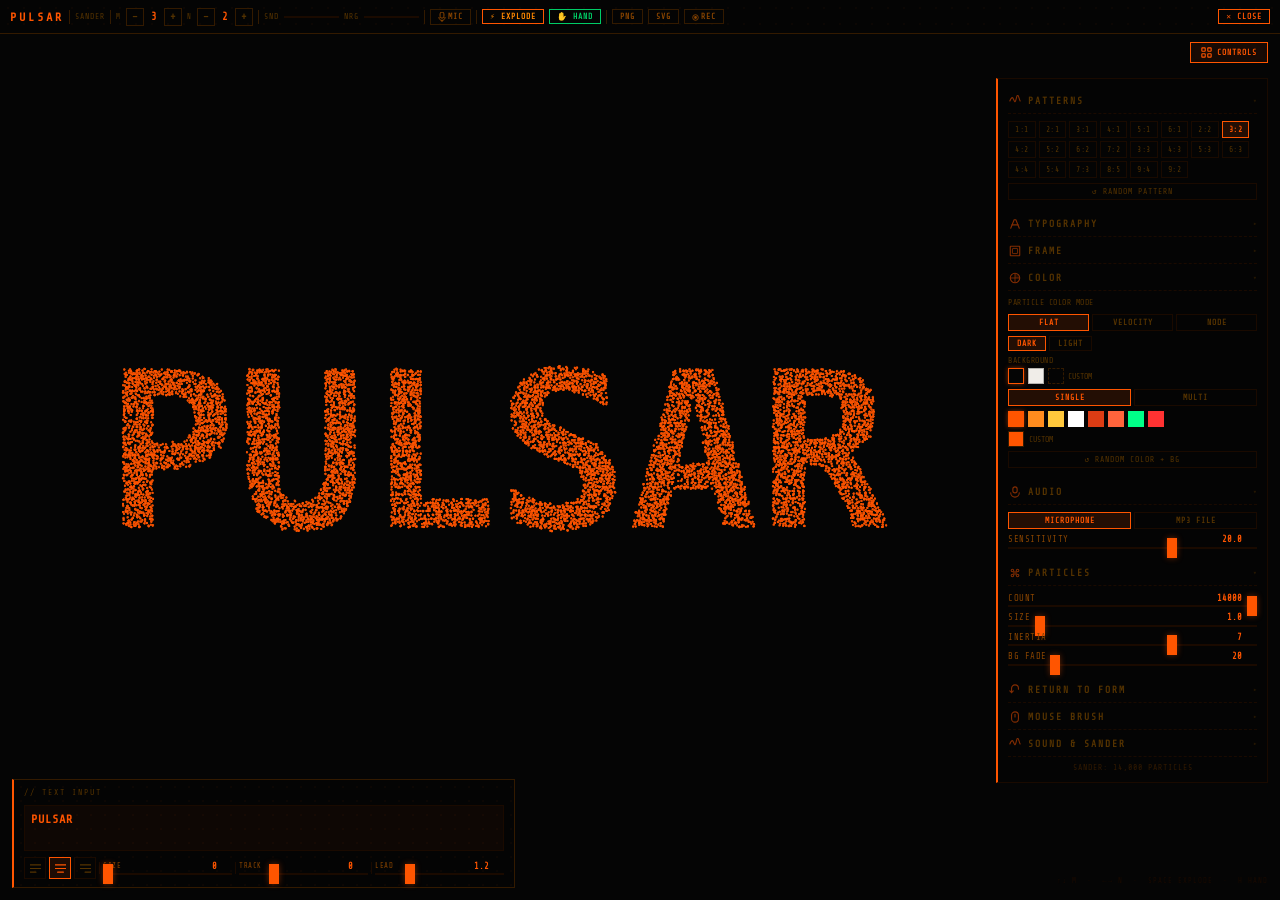
<file: tools/pulsar/sander.html>
<!DOCTYPE html>
<html lang="en">
<head>
<meta charset="UTF-8">
<meta name="viewport" content="width=device-width, initial-scale=1.0">
<title>PULSAR. Sander</title>
<link rel="icon" href="icon.svg" type="image/svg+xml">
<meta name="description" content="PULSAR Sander. Particle sand simulation that settles into type, driven by audio.">
<link href="https://fonts.googleapis.com/css2?family=Share+Tech+Mono&family=VT323&display=swap" rel="stylesheet">
<style>
*{box-sizing:border-box;margin:0;padding:0}
html,body{width:100%;height:100%;overflow:hidden;background:#050505;color:#FF5500;font-family:'Share Tech Mono','Courier New',monospace;text-transform:uppercase;user-select:none}

/* ── Canvas ── */
#wrap{position:fixed;inset:0;overflow:hidden}
#c{position:absolute;inset:0;width:100%;height:100%;cursor:crosshair;display:block}
/* CRT scanline overlay on canvas */
#wrap::after{content:'';position:absolute;inset:0;pointer-events:none;z-index:2;
  background:repeating-linear-gradient(0deg,transparent,transparent 2px,rgba(0,0,0,0.06) 2px,rgba(0,0,0,0.06) 4px);
}
/* Beat flash overlay */
#beat-flash{position:fixed;inset:0;z-index:3;pointer-events:none;opacity:0;background:rgba(255,85,0,0.12);transition:opacity 0.08s}

/* ── HUD bar (top) ── */
#hud-bar{
  position:fixed;top:0;left:0;right:0;z-index:100;height:34px;
  display:flex;align-items:center;gap:5px;padding:0 10px;
  background:rgba(5,5,5,0.92);backdrop-filter:blur(12px);-webkit-backdrop-filter:blur(12px);
  border-bottom:1px solid #331a00;pointer-events:all;
  background-image:radial-gradient(circle,rgba(255,85,0,0.03) 1px,transparent 1px);background-size:16px 16px;
}
.hud-brand{color:#FF5500;font-weight:800;letter-spacing:3px;font-size:0.75rem;flex-shrink:0}
.hud-sep{width:1px;height:14px;background:#331a00;flex-shrink:0}
.hud-label{font-size:0.5rem;color:#553300;letter-spacing:1px;flex-shrink:0}
.hud-value{font-size:0.6rem;color:#FF8800;letter-spacing:1px;flex-shrink:0}
.hud-spacer{flex:1}

/* ── HUD Buttons ── */
.hud-btn{
  font-family:inherit;font-size:0.5rem;font-weight:800;letter-spacing:1px;
  padding:2px 7px;border:1px solid #331a00;background:transparent;
  color:#884400;cursor:pointer;text-transform:uppercase;flex-shrink:0;
  transition:color .1s,border-color .1s,background .1s;white-space:nowrap;
}
.hud-btn:hover{color:#FF5500;border-color:#FF5500;background:rgba(255,85,0,0.08)}
.hud-btn.on{color:#000;border-color:#FF5500;background:#FF5500}
.hud-btn.rec-active{color:#000;border-color:#FF3333;background:#FF3333}
.hud-btn.close-btn{color:#FF5500;border-color:#FF5500}
.hud-btn.close-btn:hover{color:#000;background:#FF5500}
.hud-btn.explode-btn{color:#FF8800;border-color:#FF5500}
.hud-btn.explode-btn:hover{color:#000;background:#FF8800;border-color:#FF8800}
.hud-btn.explode-btn:active{transform:scale(0.92);color:#000;background:#FF5500}

/* M/N stepper */
.mn-grp{display:flex;align-items:center;gap:2px;flex-shrink:0}
.mn-btn{
  font-family:inherit;font-size:0.65rem;font-weight:900;
  width:18px;height:18px;display:flex;align-items:center;justify-content:center;
  border:1px solid #331a00;background:transparent;color:#553300;cursor:pointer;
  transition:color .1s,border-color .1s,background .1s;padding:0;flex-shrink:0;
}
.mn-btn:hover{color:#FF5500;border-color:#FF5500;background:rgba(255,85,0,0.1)}
.mn-val{font-size:0.65rem;font-weight:900;color:#FF5500;min-width:16px;text-align:center;letter-spacing:0;flex-shrink:0}
.mn-lbl{font-size:0.45rem;color:#553300;letter-spacing:1px;flex-shrink:0}

/* ── Panel toggle ── */
#panel-toggle{
  position:fixed;top:42px;right:12px;z-index:100;
  display:flex;align-items:center;gap:5px;padding:4px 10px;
  font-family:inherit;font-size:0.5rem;font-weight:800;letter-spacing:1px;
  background:rgba(5,5,5,0.9);backdrop-filter:blur(10px);-webkit-backdrop-filter:blur(10px);
  border:1px solid #331a00;color:#884400;cursor:pointer;text-transform:uppercase;
  transition:color .12s,border-color .12s,background .12s;
}
#panel-toggle:hover{color:#FF5500;border-color:#FF5500}
#panel-toggle.active-toggle{color:#FF5500;border-color:#FF5500;background:rgba(255,85,0,0.08)}

/* ── Controls Panel ── */
#panel{
  position:fixed;top:78px;right:12px;z-index:90;width:272px;
  background:rgba(5,5,5,0.94);backdrop-filter:blur(16px);-webkit-backdrop-filter:blur(16px);
  border:1px solid #1a0a00;border-left:2px solid #FF5500;
  overflow-y:auto;max-height:calc(100vh - 88px);
  scrollbar-width:thin;scrollbar-color:#331a00 #050505;
}
#panel.hidden{display:none}
#pi{padding:8px 10px;display:flex;flex-direction:column;gap:0}
#panel::-webkit-scrollbar{width:3px}
#panel::-webkit-scrollbar-track{background:#050505}
#panel::-webkit-scrollbar-thumb{background:#331a00}

/* ── Section headers ── */
.sec-hdr{
  display:flex;align-items:center;gap:6px;padding:7px 0 5px;
  cursor:pointer;user-select:none;border-bottom:1px dashed #1a0a00;position:relative;
}
.sec-ico{width:14px;height:14px;flex-shrink:0;opacity:.5;display:flex;align-items:center;justify-content:center;color:#FF5500}
.sec-title{font-size:0.6rem;font-weight:800;letter-spacing:2px;flex:1;color:#553300}
.sec-chev{font-size:7px;opacity:.4;transition:transform .18s;color:#553300}
.sec-hdr.collapsed .sec-chev{transform:rotate(-90deg)}
.sec-hdr[data-tip]:hover::after{
  content:attr(data-tip);position:absolute;right:18px;top:calc(100% + 4px);
  background:rgba(5,5,5,0.98);color:#FF8800;border:1px solid #331a00;
  font-size:0.5rem;padding:4px 8px;white-space:normal;line-height:1.5;z-index:400;width:190px;
  pointer-events:none;letter-spacing:0.5px;
}
.sec-body{padding:7px 0 10px;display:flex;flex-direction:column;gap:5px}
.sec-body.hidden{display:none}
[data-tip-item]{position:relative;cursor:help}
[data-tip-item]:hover::after{
  content:attr(data-tip-item);position:absolute;left:0;top:calc(100% + 4px);
  background:rgba(5,5,5,0.98);color:#FF8800;border:1px solid #331a00;
  font-size:0.5rem;padding:3px 7px;white-space:normal;line-height:1.5;z-index:400;width:190px;pointer-events:none;
}

/* ── Control row ── */
.cr{display:flex;flex-direction:column;gap:2px}
.cr-top{display:flex;justify-content:space-between;align-items:center;gap:4px}
.cr-lbl{font-size:0.55rem;flex:1;line-height:1.2;color:#884400;letter-spacing:.5px}
.cr-val{font-size:0.55rem;font-weight:800;width:46px;text-align:right;border:none;background:transparent;font-family:inherit;cursor:text;color:#FF5500;padding:0;}
.cr-val:focus{outline:none;opacity:.7}

input[type=range]{-webkit-appearance:none;appearance:none;width:100%;height:2px;border-radius:0;outline:none;cursor:ew-resize;background:#1a0a00;margin:0;display:block;}
input[type=range]::-webkit-slider-thumb{-webkit-appearance:none;appearance:none;width:10px;height:20px;border-radius:0;background:#FF5500;border:none;cursor:ew-resize;box-shadow:0 0 6px rgba(255,85,0,0.4);}
input[type=range]::-moz-range-thumb{width:10px;height:20px;border-radius:0;background:#FF5500;border:none;cursor:ew-resize;}

/* ── Tabs ── */
.tabs{display:flex;gap:3px}
.tab{flex:1;padding:3px 5px;font-size:0.5rem;font-weight:800;letter-spacing:1px;text-align:center;cursor:pointer;border:1px solid #1a0a00;color:#553300;background:transparent;font-family:inherit;transition:all .12s;}
.tab:hover{border-color:#331a00;color:#884400}
.tab.active{background:rgba(255,85,0,0.12);border-color:#FF5500;color:#FF5500}

/* ── Pattern grid ── */
.pat-btn{font-family:inherit;font-size:0.5rem;letter-spacing:.5px;padding:3px 6px;border:1px solid #1a0a00;background:transparent;cursor:pointer;color:#553300;text-transform:uppercase;transition:color .1s,border-color .1s,background .1s;}
.pat-btn:hover{color:#FF8800;border-color:#331a00;background:rgba(255,85,0,0.05)}
.pat-btn.pat-active{color:#FF5500;border-color:#FF5500;background:rgba(255,85,0,0.12);font-weight:800}
#pattern-grid{display:flex;flex-wrap:wrap;gap:3px}

/* ── Upload label ── */
.ulbl{display:block;font-size:0.5rem;letter-spacing:1px;padding:4px 7px;border:1px dashed #331a00;cursor:pointer;text-align:center;color:#553300;transition:color .12s,border-color .12s;}
.ulbl:hover{color:#FF8800;border-color:#FF8800}

/* ── Action buttons ── */
.rand-btn{font-family:inherit;font-size:0.5rem;letter-spacing:1px;padding:3px 7px;border:1px solid #1a0a00;background:transparent;cursor:pointer;color:#553300;text-transform:uppercase;transition:color .1s,border-color .1s,background .1s;}
.rand-btn:hover{color:#FF5500;border-color:#FF5500;background:rgba(255,85,0,0.06)}
.pbtn{font-family:inherit;font-size:0.5rem;letter-spacing:1px;padding:3px 7px;border:1px solid #1a0a00;background:transparent;cursor:pointer;color:#553300;text-transform:uppercase;transition:color .12s,border-color .12s;}
.pbtn:hover{color:#FF8800;border-color:#331a00}
.pbtn.active-ar{color:#FF5500;border-color:#FF5500;background:rgba(255,85,0,0.08)}

/* ── Beat snap toggle ── */
.beat-toggle-row{display:flex;align-items:center;gap:6px;padding:2px 0}
.beat-toggle-lbl{font-size:0.5rem;color:#884400;cursor:pointer;letter-spacing:.5px}
input[type=checkbox]{accent-color:#FF5500;cursor:pointer;width:12px;height:12px}

/* ── Color chips ── */
.color-row{display:flex;align-items:center;gap:4px;flex-wrap:wrap}
.clr-chip{width:16px;height:16px;border-radius:0;border:1px solid transparent;cursor:pointer;flex-shrink:0}
.clr-chip.sel{border-color:#FF5500;box-shadow:0 0 5px rgba(255,85,0,0.5)}
.bg-chip{width:16px;height:16px;border-radius:0;border:1px solid #1a0a00;cursor:pointer;flex-shrink:0}
.bg-chip.sel{border-color:#FF5500;box-shadow:0 0 5px rgba(255,85,0,0.5)}
.mpreset{display:flex;align-items:center;gap:5px;padding:4px 6px;border:1px solid #1a0a00;cursor:pointer;font-size:0.5rem;color:#553300;letter-spacing:.5px;transition:all .12s;}
.mpreset:hover{border-color:#331a00;color:#884400}
.mpreset.active{border-color:#FF5500;color:#FF5500;background:rgba(255,85,0,0.06)}
.mswatch{width:22px;height:8px;flex-shrink:0}

/* ── Frame ── */
#ar-w,#ar-h{font-family:inherit;font-size:0.55rem;font-weight:800;width:30px;text-align:center;border:1px solid #1a0a00;padding:2px 1px;background:transparent;color:#FF5500;}
#frame-guide{position:absolute;pointer-events:none;z-index:5;display:none;border:1px solid rgba(255,85,0,0.2)}
.mg-corner{position:absolute;pointer-events:none;z-index:5;display:none;width:14px;height:14px;border-color:rgba(255,85,0,0.4);border-style:solid;border-width:0}

/* ── Rec dot ── */
#rec-dot{position:fixed;top:8px;left:50%;transform:translateX(-50%);z-index:200;display:none;align-items:center;gap:6px;background:rgba(5,5,5,0.92);border:1px solid #FF3333;border-radius:0;padding:3px 10px;}
#rec-circle{width:6px;height:6px;border-radius:50%;background:#FF3333;animation:blink 1s infinite}
#rec-lbl{font-size:0.55rem;color:#FF3333;letter-spacing:2px}
#rec-dot.visible{display:flex}
@keyframes blink{0%,100%{opacity:1}50%{opacity:.15}}

/* ── Audio meters ── */
.meter-bar{height:2px;background:#1a0a00;overflow:hidden;position:relative;flex-shrink:0}
.meter-fill{position:absolute;left:0;top:0;height:100%;width:0%;transition:width .04s}

/* ── Bottom text card ── */
#hud-text-card{
  position:fixed;bottom:12px;left:12px;z-index:100;
  background:rgba(5,5,5,0.9);backdrop-filter:blur(10px);-webkit-backdrop-filter:blur(10px);
  border:1px solid #331a00;border-left:2px solid #FF5500;
  padding:8px 10px;display:flex;flex-direction:column;gap:6px;pointer-events:all;min-width:300px;
  background-image:radial-gradient(circle,rgba(255,85,0,0.03) 1px,transparent 1px);background-size:14px 14px;
}
#text-input{width:100%;font-family:inherit;font-size:0.75rem;font-weight:800;padding:4px 6px;border:1px solid #1a0a00;border-radius:0;background:rgba(255,85,0,0.04);resize:none;line-height:1.5;outline:none;color:#FF5500;letter-spacing:1px;text-transform:uppercase;transition:background .15s,border-color .15s;}
#text-input:focus{background:rgba(255,85,0,0.08);border-color:#331a00;}
.text-toolbar{display:flex;gap:3px;align-items:center}
.t-sep{width:1px;height:12px;background:#1a0a00;flex-shrink:0}
.ico-btn{display:flex;align-items:center;justify-content:center;width:22px;height:22px;cursor:pointer;border:1px solid #1a0a00;background:transparent;color:#553300;flex-shrink:0;transition:color .12s,border-color .12s,background .12s;}
.ico-btn:hover{border-color:#331a00;color:#884400;background:rgba(255,85,0,0.06)}
.ico-btn.active{border-color:#FF5500;color:#FF5500;background:rgba(255,85,0,0.1)}

/* ── Status / freq ── */
#statusEl{font-size:0.5rem;color:#331a00;letter-spacing:1px;text-align:center;padding-top:2px}
#freq-disp{font-size:0.5rem;color:#331a00;letter-spacing:1px;text-align:center}

/* ── Keyboard hint ── */
#kb-hint{position:fixed;bottom:12px;right:12px;z-index:99;font-size:0.45rem;color:#1a0a00;letter-spacing:1px;line-height:1.8;pointer-events:none}

/* ── Hand tracking ── */
.hud-btn.hand-btn{color:#00CC66;border-color:#00CC66}
.hud-btn.hand-btn:hover{color:#000;background:#00CC66;border-color:#00CC66}
.hud-btn.hand-on{color:#000 !important;background:#00FF88 !important;border-color:#00FF88 !important;box-shadow:0 0 10px rgba(0,255,136,0.5)}
#hand-preview{
  position:fixed;bottom:12px;right:12px;z-index:101;
  display:none;flex-direction:column;gap:5px;
  background:rgba(5,5,5,0.94);backdrop-filter:blur(12px);-webkit-backdrop-filter:blur(12px);
  border:1px solid #003322;border-left:2px solid #00FF88;
  padding:7px 8px;pointer-events:none;
}
#hand-preview.visible{display:flex}
#hand-canvas{display:block;width:192px;height:108px;border:1px solid #003322}
.hand-meta{display:flex;justify-content:space-between;align-items:center;gap:6px}
.hand-lbl{font-size:0.45rem;color:#00CC66;letter-spacing:1px}
#hand-status{font-size:0.45rem;color:#006633;letter-spacing:1px}
#hand-cursor{
  position:fixed;pointer-events:none;z-index:10;
  width:36px;height:36px;margin-left:-18px;margin-top:-18px;
  display:none;
}

/* ── Light theme ── */
body.light-theme{background:#f0ede8;color:#442200}
body.light-theme #hud-bar{background:rgba(240,237,232,0.94);border-bottom-color:rgba(0,0,0,0.08)}
body.light-theme #panel{background:rgba(240,237,232,0.96);border-color:rgba(0,0,0,0.1);border-left-color:#FF5500}
body.light-theme #hud-text-card{background:rgba(240,237,232,0.94)}

/* phone: the HUD wraps to two rows, the control panel starts closed and sits
   below it, leaving room for the text card at the bottom */
@media (max-width: 640px){
  #hud-bar{height:auto;min-height:34px;flex-wrap:wrap;padding:4px 8px;row-gap:2px}
  .hud-spacer{display:none}
  #panel-toggle{top:72px}
  #panel{top:104px;width:calc(100vw - 24px);max-height:calc(100vh - 104px - 150px)}
  #hud-text-card{right:12px;min-width:0}
}
</style>
</head>
<body>
<div id="wrap">
  <canvas id="c"></canvas>
  <div id="beat-flash"></div>
  <div id="frame-guide"></div>
  <div class="mg-corner" id="mgTL"></div>
  <div class="mg-corner" id="mgTR"></div>
  <div class="mg-corner" id="mgBL"></div>
  <div class="mg-corner" id="mgBR"></div>
  <div id="rec-dot"><div id="rec-circle"></div><span id="rec-lbl">REC 0s</span></div>
</div>

<!-- Hand cursor overlay (fingertip ring on canvas) -->
<svg id="hand-cursor" viewBox="0 0 36 36" fill="none" xmlns="http://www.w3.org/2000/svg">
  <circle cx="18" cy="18" r="13" stroke="#00FF88" stroke-width="2" opacity="0.9"/>
  <circle cx="18" cy="18" r="4" fill="#00FF88" opacity="0.7"/>
  <line x1="18" y1="2" x2="18" y2="8" stroke="#00FF88" stroke-width="1.5"/>
  <line x1="18" y1="28" x2="18" y2="34" stroke="#00FF88" stroke-width="1.5"/>
  <line x1="2" y1="18" x2="8" y2="18" stroke="#00FF88" stroke-width="1.5"/>
  <line x1="28" y1="18" x2="34" y2="18" stroke="#00FF88" stroke-width="1.5"/>
</svg>

<!-- Hand tracking PIP preview -->
<div id="hand-preview">
  <canvas id="hand-canvas" width="384" height="216"></canvas>
  <div class="hand-meta">
    <span class="hand-lbl">✋ HAND TRACKING</span>
    <span id="hand-status">INIT...</span>
  </div>
</div>

<!-- ── TOP HUD BAR ── -->
<div id="hud-bar">
  <span class="hud-brand">PULSAR</span>
  <span class="hud-sep"></span>
  <span class="hud-label">SANDER</span>
  <span class="hud-sep"></span>

  <!-- M stepper -->
  <span class="mn-lbl">M</span>
  <div class="mn-grp">
    <button class="mn-btn" id="m-dec">−</button>
    <span id="hud-m" class="mn-val">3</span>
    <button class="mn-btn" id="m-inc">+</button>
  </div>

  <!-- N stepper -->
  <span class="mn-lbl">N</span>
  <div class="mn-grp">
    <button class="mn-btn" id="n-dec">−</button>
    <span id="hud-n" class="mn-val">2</span>
    <button class="mn-btn" id="n-inc">+</button>
  </div>

  <span class="hud-sep"></span>

  <!-- Audio meters -->
  <span class="hud-label">SND</span>
  <div class="meter-bar" style="width:55px"><div class="meter-fill" id="lvfill" style="background:#FF5500"></div></div>
  <span class="hud-label">NRG</span>
  <div class="meter-bar" style="width:55px"><div class="meter-fill" id="efill" style="background:#FF8800"></div></div>

  <span class="hud-sep"></span>

  <!-- Audio controls -->
  <button class="hud-btn" id="mic-btn">
    <svg style="display:inline;vertical-align:middle;margin-right:2px" width="8" height="10" viewBox="0 0 10 13" fill="none"><rect x="2.5" y="0" width="5" height="8" rx="2.5" stroke="currentColor" stroke-width="1.3"/><path d="M1 7c0 2.2 1.79 4 4 4s4-1.8 4-4" stroke="currentColor" stroke-width="1.3" stroke-linecap="round"/><line x1="5" y1="11" x2="5" y2="13" stroke="currentColor" stroke-width="1.3" stroke-linecap="round"/></svg>MIC
  </button>
  <button class="hud-btn" id="mp3-play-btn" style="display:none">▶ PLAY</button>

  <span class="hud-sep"></span>

  <!-- EXPLODE -->
  <button class="hud-btn explode-btn" id="explode-btn" title="Explode all particles outward [SPACE]">⚡ EXPLODE</button>

  <!-- HAND -->
  <button class="hud-btn hand-btn" id="hand-btn" title="Toggle hand tracking [H] — index finger pushes particles">✋ HAND</button>

  <span class="hud-sep"></span>

  <!-- Export -->
  <button class="hud-btn" id="export-png">PNG</button>
  <button class="hud-btn" id="export-svg">SVG</button>
  <button class="hud-btn" id="export-rec">
    <svg style="display:inline;vertical-align:middle;margin-right:2px" width="7" height="7" viewBox="0 0 10 10" fill="none"><circle cx="5" cy="5" r="4" stroke="currentColor" stroke-width="1.2"/><circle cx="5" cy="5" r="2" fill="currentColor"/></svg>REC
  </button>

  <span class="hud-spacer"></span>
  <button class="hud-btn close-btn" id="close-btn" title="Back to PULSAR (ESC)">✕ CLOSE</button>
</div>

<!-- ── PANEL TOGGLE ── -->
<button id="panel-toggle">
  <svg width="11" height="11" viewBox="0 0 13 13" fill="none"><rect x="1" y="1" width="4" height="4" rx="0.5" stroke="currentColor" stroke-width="1.3"/><rect x="8" y="1" width="4" height="4" rx="0.5" stroke="currentColor" stroke-width="1.3"/><rect x="1" y="8" width="4" height="4" rx="0.5" stroke="currentColor" stroke-width="1.3"/><rect x="8" y="8" width="4" height="4" rx="0.5" stroke="currentColor" stroke-width="1.3"/></svg>
  CONTROLS
</button>

<!-- ── CONTROLS PANEL ── -->
<div id="panel"><div id="pi">

<!-- PATTERNS -->
<div class="sec-hdr" data-sec="patterns" data-tip="Click any pattern to instantly switch Chladni M:N mode. Arrow keys also work.">
  <span class="sec-ico"><svg width="12" height="12" viewBox="0 0 14 14" fill="none"><path d="M1 7c1-3 2-4 3-4s2 5 3 5 2-8 3-8 2 5 3 7" stroke="currentColor" stroke-width="1.3" stroke-linecap="round" stroke-linejoin="round"/></svg></span>
  <span class="sec-title">PATTERNS</span><span class="sec-chev">▾</span>
</div>
<div class="sec-body" id="sec-patterns">
  <div id="pattern-grid"></div>
  <button class="rand-btn" id="rand-pattern">↺ RANDOM PATTERN</button>
</div>

<!-- TYPOGRAPHY -->
<div class="sec-hdr collapsed" data-sec="typo" data-tip="Upload a custom font file (.ttf/.otf/.woff)">
  <span class="sec-ico"><svg width="12" height="12" viewBox="0 0 14 14" fill="none"><path d="M2 12L6 2h2l4 10" stroke="currentColor" stroke-width="1.3" stroke-linecap="round" stroke-linejoin="round"/><line x1="3.5" y1="8" x2="10.5" y2="8" stroke="currentColor" stroke-width="1.3" stroke-linecap="round"/></svg></span>
  <span class="sec-title">TYPOGRAPHY</span><span class="sec-chev">▾</span>
</div>
<div class="sec-body hidden" id="sec-typo">
  <label class="ulbl" for="font-inp">+ UPLOAD FONT (.TTF / .OTF / .WOFF)</label>
  <input type="file" id="font-inp" accept=".ttf,.otf,.woff,.woff2" style="display:none">
  <div id="font-status" style="font-size:0.5rem;text-align:center;color:#553300"></div>
</div>

<!-- FRAME -->
<div class="sec-hdr collapsed" data-sec="frame" data-tip="Frame mode constrains particles to a fixed aspect ratio">
  <span class="sec-ico"><svg width="12" height="12" viewBox="0 0 14 14" fill="none"><rect x="1.5" y="1.5" width="11" height="11" rx="0.5" stroke="currentColor" stroke-width="1.3"/><rect x="4" y="4" width="6" height="6" rx="0.5" stroke="currentColor" stroke-width="1"/></svg></span>
  <span class="sec-title">FRAME</span><span class="sec-chev">▾</span>
</div>
<div class="sec-body hidden" id="sec-frame">
  <div class="tabs">
    <div class="tab active" id="frame-full">FULLSCREEN</div>
    <div class="tab" id="frame-canvas">FRAME</div>
  </div>
  <div id="frame-opts" style="display:none;flex-direction:column;gap:5px">
    <div style="font-size:0.5rem;color:#553300;letter-spacing:.5px">ASPECT RATIO</div>
    <div id="ar-presets" style="display:flex;gap:3px;flex-wrap:wrap">
      <button class="pbtn" data-ar="1:1">1:1</button>
      <button class="pbtn" data-ar="4:5">4:5</button>
      <button class="pbtn" data-ar="3:4">3:4</button>
      <button class="pbtn" data-ar="2:3">2:3</button>
      <button class="pbtn" data-ar="16:9">16:9</button>
      <button class="pbtn" data-ar="9:16">9:16</button>
    </div>
    <div style="display:flex;gap:4px;align-items:center">
      <input type="number" id="ar-w" value="1" min="1" max="99" step="1">
      <span style="font-size:0.55rem;color:#331a00">:</span>
      <input type="number" id="ar-h" value="1" min="1" max="99" step="1">
    </div>
    <div class="cr">
      <div class="cr-top"><span class="cr-lbl">MARGIN</span><input type="number" class="cr-val" id="v-margin" value="40" step="4"></div>
      <input type="range" id="s-margin" min="0" max="200" step="4" value="40">
    </div>
    <div id="frame-info" style="font-size:0.5rem;color:#553300;text-align:center"></div>
  </div>
</div>

<!-- COLOR -->
<div class="sec-hdr" data-sec="color" data-tip="Canvas background, particle color, and velocity/node coloring modes">
  <span class="sec-ico"><svg width="12" height="12" viewBox="0 0 14 14" fill="none"><circle cx="7" cy="7" r="5.5" stroke="currentColor" stroke-width="1.3"/><path d="M7 1.5v11M1.5 7h11" stroke="currentColor" stroke-width="1"/><path d="M7 1.5A5.5 5.5 0 0 1 12.5 7H7V1.5z" fill="currentColor" opacity=".25"/></svg></span>
  <span class="sec-title">COLOR</span><span class="sec-chev">▾</span>
</div>
<div class="sec-body" id="sec-color">
  <!-- Color mode: flat / velocity / node -->
  <div style="font-size:0.5rem;color:#553300;letter-spacing:.5px;margin-bottom:2px">PARTICLE COLOR MODE</div>
  <div class="tabs" id="vtabs">
    <div class="tab active" id="vt-flat" data-tip-item="All particles use the selected palette color">FLAT</div>
    <div class="tab" id="vt-vel" data-tip-item="Fast particles glow white, slow ones dim — shows energy distribution">VELOCITY</div>
    <div class="tab" id="vt-node" data-tip-item="Particles near Chladni node lines are dark, antinodes bright — reveals the pattern">NODE</div>
  </div>
  <div style="display:flex;gap:3px">
    <button class="tab active" id="theme-dark" style="flex:none;font-size:0.5rem;padding:2px 8px">DARK</button>
    <button class="tab" id="theme-light" style="flex:none;font-size:0.5rem;padding:2px 8px">LIGHT</button>
  </div>
  <div>
    <div style="font-size:0.5rem;color:#553300;letter-spacing:.5px;margin-bottom:3px">BACKGROUND</div>
    <div style="display:flex;gap:4px;align-items:center;flex-wrap:wrap">
      <div class="bg-chip sel" id="bgc-0" data-bg="#050505" style="background:#050505"></div>
      <div class="bg-chip" id="bgc-1" data-bg="#f0ede8" style="background:#f0ede8;border-color:rgba(0,0,0,.25)"></div>
      <label style="cursor:pointer;display:flex;align-items:center;gap:4px">
        <div id="bg-custom-sw" style="width:16px;height:16px;border:1px dashed #331a00;flex-shrink:0"></div>
        <input type="color" id="bg-color-inp" value="#050505" style="opacity:0;width:0;height:0;position:absolute">
        <span style="font-size:0.5rem;color:#553300">CUSTOM</span>
      </label>
    </div>
  </div>
  <div class="tabs">
    <div class="tab active" id="ptab-single">SINGLE</div>
    <div class="tab" id="ptab-multi">MULTI</div>
  </div>
  <div id="single-panel" style="display:flex;flex-direction:column;gap:4px">
    <div class="color-row" id="single-chips"></div>
    <label style="display:flex;align-items:center;gap:5px;cursor:pointer">
      <div id="custom-sw" style="width:16px;height:16px;border:1px solid #331a00;background:#FF5500;flex-shrink:0"></div>
      <input type="color" id="custom-color-inp" value="#FF5500" style="opacity:0;width:0;height:0;position:absolute">
      <span style="font-size:0.5rem;color:#553300">CUSTOM</span>
    </label>
    <button class="rand-btn" id="rand-single">↺ RANDOM COLOR + BG</button>
  </div>
  <div id="multi-panel" style="display:none;flex-direction:column;gap:3px">
    <div id="multi-presets"></div>
    <button class="rand-btn" id="rand-multi">↺ RANDOM PALETTE + BG</button>
  </div>
</div>

<!-- AUDIO -->
<div class="sec-hdr" data-sec="audio" data-tip="Mic or MP3 audio input. Sensitivity = amplification.">
  <span class="sec-ico"><svg width="12" height="12" viewBox="0 0 14 14" fill="none"><rect x="4.5" y="1" width="5" height="7" rx="2.5" stroke="currentColor" stroke-width="1.3"/><path d="M2 8c0 2.76 2.24 5 5 5s5-2.24 5-5" stroke="currentColor" stroke-width="1.3" stroke-linecap="round"/></svg></span>
  <span class="sec-title">AUDIO</span><span class="sec-chev">▾</span>
</div>
<div class="sec-body" id="sec-audio">
  <div class="tabs">
    <div class="tab active" id="tab-mic">MICROPHONE</div>
    <div class="tab" id="tab-mp3">MP3 FILE</div>
  </div>
  <div id="mp3-zone" style="display:none;flex-direction:column;gap:4px">
    <label class="ulbl" for="mp3-inp">+ UPLOAD MP3 / WAV</label>
    <input type="file" id="mp3-inp" accept=".mp3,.wav,.ogg,.m4a" style="display:none">
    <div id="mp3-info" style="font-size:0.5rem;color:#553300;text-align:center">NO FILE LOADED</div>
  </div>
  <div class="cr">
    <div class="cr-top"><span class="cr-lbl">SENSITIVITY</span><input type="number" class="cr-val" id="v-gain" value="20.0" step="0.5"></div>
    <input type="range" id="s-gain" min="0" max="30" step="0.5" value="20.0">
  </div>
</div>

<!-- PARTICLES -->
<div class="sec-hdr" data-sec="particles" data-tip="Count, size, momentum and trail of sand particles">
  <span class="sec-ico"><svg width="12" height="12" viewBox="0 0 14 14" fill="none"><circle cx="4" cy="4" r="1.5" stroke="currentColor" stroke-width="1.2"/><circle cx="10" cy="4" r="1.5" stroke="currentColor" stroke-width="1.2"/><circle cx="4" cy="10" r="1.5" stroke="currentColor" stroke-width="1.2"/><circle cx="10" cy="10" r="1.5" stroke="currentColor" stroke-width="1.2"/><circle cx="7" cy="7" r="1.5" stroke="currentColor" stroke-width="1.2"/></svg></span>
  <span class="sec-title">PARTICLES</span><span class="sec-chev">▾</span>
</div>
<div class="sec-body" id="sec-particles">
  <div class="cr"><div class="cr-top"><span class="cr-lbl" data-tip-item="Total particles. More = denser pattern.">COUNT</span><input type="number" class="cr-val" id="v-count" value="14000" step="100"></div><input type="range" id="s-count" min="500" max="14000" step="100" value="14000"></div>
  <div class="cr"><div class="cr-top"><span class="cr-lbl">SIZE</span><input type="number" class="cr-val" id="v-size" value="1.0" step="0.1"></div><input type="range" id="s-size" min="0.5" max="5" step="0.1" value="1.0"></div>
  <div class="cr"><div class="cr-top"><span class="cr-lbl" data-tip-item="Higher = heavier, slower response.">INERTIA</span><input type="number" class="cr-val" id="v-inertia" value="7" step="1"></div><input type="range" id="s-inertia" min="1" max="10" step="1" value="7"></div>
  <div class="cr"><div class="cr-top"><span class="cr-lbl" data-tip-item="100 = crisp/no trail. 0 = long ghost smear.">BG FADE</span><input type="number" class="cr-val" id="v-trail" value="20" step="5"></div><input type="range" id="s-trail" min="3" max="100" step="1" value="20"></div>
</div>

<!-- RETURN -->
<div class="sec-hdr collapsed" data-sec="return" data-tip="How particles return to letter positions">
  <span class="sec-ico"><svg width="12" height="12" viewBox="0 0 14 14" fill="none"><path d="M3 10V5a4 4 0 0 1 8 0v1" stroke="currentColor" stroke-width="1.3" stroke-linecap="round"/><path d="M3 10l-2-2m2 2l2-2" stroke="currentColor" stroke-width="1.3" stroke-linecap="round" stroke-linejoin="round"/></svg></span>
  <span class="sec-title">RETURN TO FORM</span><span class="sec-chev">▾</span>
</div>
<div class="sec-body hidden" id="sec-return">
  <div class="cr"><div class="cr-top"><span class="cr-lbl">RETURN SPEED</span><input type="number" class="cr-val" id="v-restore" value="2.00" step="0.02"></div><input type="range" id="s-restore" min="0.02" max="2.0" step="0.02" value="2.0"></div>
  <div class="cr"><div class="cr-top"><span class="cr-lbl">MAX SPEED</span><input type="number" class="cr-val" id="v-rmax" value="15.0" step="0.5"></div><input type="range" id="s-rmax" min="0.5" max="15" step="0.5" value="15.0"></div>
</div>

<!-- MOUSE -->
<div class="sec-hdr collapsed" data-sec="mouse" data-tip="Click + drag canvas to push/disturb particles">
  <span class="sec-ico"><svg width="12" height="12" viewBox="0 0 14 14" fill="none"><path d="M7 1a4 4 0 0 1 4 4v4a4 4 0 0 1-8 0V5a4 4 0 0 1 4-4z" stroke="currentColor" stroke-width="1.3"/><line x1="7" y1="4" x2="7" y2="7" stroke="currentColor" stroke-width="1.3" stroke-linecap="round"/></svg></span>
  <span class="sec-title">MOUSE BRUSH</span><span class="sec-chev">▾</span>
</div>
<div class="sec-body hidden" id="sec-mouse">
  <div class="cr"><div class="cr-top"><span class="cr-lbl">RADIUS</span><input type="number" class="cr-val" id="v-mrad" value="165" step="5"></div><input type="range" id="s-mrad" min="20" max="300" step="5" value="165"></div>
  <div class="cr"><div class="cr-top"><span class="cr-lbl">FORCE</span><input type="number" class="cr-val" id="v-mforce" value="17.5" step="0.5"></div><input type="range" id="s-mforce" min="0.5" max="20" step="0.5" value="17.5"></div>
</div>

<!-- SOUND & SANDER -->
<div class="sec-hdr collapsed" data-sec="sander" data-tip="Audio drives the Chladni pattern. Beat-snap jumps to a new pattern on each detected beat.">
  <span class="sec-ico"><svg width="12" height="12" viewBox="0 0 14 14" fill="none"><path d="M1 7c1-3 2-4 3-4s2 5 3 5 2-8 3-8 2 5 3 7" stroke="currentColor" stroke-width="1.3" stroke-linecap="round" stroke-linejoin="round"/></svg></span>
  <span class="sec-title">SOUND & SANDER</span><span class="sec-chev">▾</span>
</div>
<div class="sec-body hidden" id="sec-sander">
  <div class="cr"><div class="cr-top"><span class="cr-lbl" data-tip-item="Scatter distance and node-line pull.">SCATTER</span><input type="number" class="cr-val" id="v-spread" value="2.0" step="0.05"></div><input type="range" id="s-spread" min="0.1" max="4" step="0.05" value="2.0"></div>
  <div class="cr"><div class="cr-top"><span class="cr-lbl">ATTACK</span><input type="number" class="cr-val" id="v-eacc" value="0.27" step="0.01"></div><input type="range" id="s-eacc" min="0.05" max="1.0" step="0.01" value="0.27"></div>
  <div class="cr"><div class="cr-top"><span class="cr-lbl">DECAY</span><input type="number" class="cr-val" id="v-edec" value="0.060" step="0.005"></div><input type="range" id="s-edec" min="0.005" max="0.3" step="0.005" value="0.06"></div>
  <div class="cr"><div class="cr-top"><span class="cr-lbl" data-tip-item="How quickly M/N follows pitch.">FREQ RESPONSE</span><input type="number" class="cr-val" id="v-fsen" value="1.00" step="0.05"></div><input type="range" id="s-fsen" min="0.05" max="1.0" step="0.05" value="1.0"></div>
  <!-- Beat snap -->
  <div style="height:1px;background:#1a0a00;margin:4px 0"></div>
  <div class="beat-toggle-row">
    <input type="checkbox" id="beat-snap-chk">
    <label for="beat-snap-chk" class="beat-toggle-lbl">BEAT SNAP — JUMP PATTERN ON BEAT</label>
  </div>
  <div class="cr"><div class="cr-top"><span class="cr-lbl" data-tip-item="How loud a transient must be to trigger a snap.">SNAP THRESHOLD</span><input type="number" class="cr-val" id="v-bthresh" value="35" step="5"></div><input type="range" id="s-bthresh" min="5" max="90" step="5" value="35"></div>
  <div id="freq-disp" style="font-size:0.5rem;color:#331a00;letter-spacing:1px;text-align:center;margin-top:2px">M=3 N=2</div>
</div>

<div style="padding:4px 0 2px"><div id="statusEl">SANDER READY</div></div>
</div></div>

<!-- ── BOTTOM TEXT CARD ── -->
<div id="hud-text-card">
  <div style="font-size:0.5rem;color:#553300;letter-spacing:2px;margin-bottom:2px">// TEXT INPUT</div>
  <textarea id="text-input" rows="2" placeholder="ENTER TEXT...">PULSAR</textarea>
  <div class="text-toolbar">
    <button class="ico-btn" id="align-left" title="Align left">
      <svg width="11" height="9" viewBox="0 0 13 11" fill="none"><line x1="0" y1="1" x2="13" y2="1" stroke="currentColor" stroke-width="1.5" stroke-linecap="round"/><line x1="0" y1="5.5" x2="13" y2="5.5" stroke="currentColor" stroke-width="1.5" stroke-linecap="round"/><line x1="0" y1="10" x2="7" y2="10" stroke="currentColor" stroke-width="1.5" stroke-linecap="round"/></svg>
    </button>
    <button class="ico-btn active" id="align-center" title="Align center">
      <svg width="11" height="9" viewBox="0 0 13 11" fill="none"><line x1="0" y1="1" x2="13" y2="1" stroke="currentColor" stroke-width="1.5" stroke-linecap="round"/><line x1="0" y1="5.5" x2="13" y2="5.5" stroke="currentColor" stroke-width="1.5" stroke-linecap="round"/><line x1="3" y1="10" x2="10" y2="10" stroke="currentColor" stroke-width="1.5" stroke-linecap="round"/></svg>
    </button>
    <button class="ico-btn" id="align-right" title="Align right">
      <svg width="11" height="9" viewBox="0 0 13 11" fill="none"><line x1="0" y1="1" x2="13" y2="1" stroke="currentColor" stroke-width="1.5" stroke-linecap="round"/><line x1="0" y1="5.5" x2="13" y2="5.5" stroke="currentColor" stroke-width="1.5" stroke-linecap="round"/><line x1="6" y1="10" x2="13" y2="10" stroke="currentColor" stroke-width="1.5" stroke-linecap="round"/></svg>
    </button>
    <div class="t-sep"></div>
    <div class="cr" style="flex:1"><div class="cr-top"><span class="cr-lbl" style="font-size:0.45rem">SIZE</span><input type="number" class="cr-val" id="v-fontsize" value="0" step="4" min="0" max="800" style="width:32px"></div><input type="range" id="s-fontsize" min="0" max="400" step="2" value="0"></div>
    <div class="t-sep"></div>
    <div class="cr" style="flex:1"><div class="cr-top"><span class="cr-lbl" style="font-size:0.45rem">TRACK</span><input type="number" class="cr-val" id="v-tracking" value="0" style="width:30px"></div><input type="range" id="s-tracking" min="-20" max="60" step="1" value="0"></div>
    <div class="t-sep"></div>
    <div class="cr" style="flex:1"><div class="cr-top"><span class="cr-lbl" style="font-size:0.45rem">LEAD</span><input type="number" class="cr-val" id="v-leading" value="1.2" step="0.05" style="width:30px"></div><input type="range" id="s-leading" min="0.6" max="3.0" step="0.05" value="1.2"></div>
  </div>
</div>

<!-- Keyboard hint -->
<div id="kb-hint">↑↓ M &nbsp;·&nbsp; ←→ N &nbsp;·&nbsp; SPACE EXPLODE &nbsp;·&nbsp; H HAND</div>

<script>
// ── Close → postMessage to parent ────────────────────────────────────────────
document.getElementById('close-btn').addEventListener('click',function(){if(window.parent&&window.parent!==window)window.parent.postMessage({type:'CHLADNI_CLOSE'},'*');});
window.addEventListener('keydown',function(e){if(e.key==='Escape'&&window.parent&&window.parent!==window)window.parent.postMessage({type:'CHLADNI_CLOSE'},'*');});

// ── DOM refs ─────────────────────────────────────────────────────────────────
var canvas=document.getElementById('c'),ctx=canvas.getContext('2d');
var wrap=document.getElementById('wrap');
var lvfill=document.getElementById('lvfill'),efill=document.getElementById('efill');
var freqDisp=document.getElementById('freq-disp'),statusEl=document.getElementById('statusEl');
var panel=document.getElementById('panel'),panelToggle=document.getElementById('panel-toggle');
var recDot=document.getElementById('rec-dot'),recLbl=document.getElementById('rec-lbl');
var beatFlashEl=document.getElementById('beat-flash');
var hudM=document.getElementById('hud-m'),hudN=document.getElementById('hud-n');

// ── State ─────────────────────────────────────────────────────────────────────
var W=800,H=600,panelOpen=true;var PANEL_W=284;
if(window.matchMedia('(max-width: 640px)').matches){panelOpen=false;document.getElementById('panel').classList.add('hidden');}
var particles=[],particleColors=[],customFont=null;
var micStream=null,analyser=null,micActive=false,audioCtx=null;
var mp3Buffer=null,mp3Source=null,mp3Playing=false,audioMode='mic';
var smoothedLevel=0,energy=0,prevSmoothedLevel=0;
var curFm=3,curFn=2,targetFm=3,targetFn=2,freqCool=0,frameCount=0;
var mouse={down:false,x:0,y:0,vx:0,vy:0};
var mediaRecorder=null,recChunks=[],isRecording=false,recStart=0,recTimer=null,mp3RecAuto=false;
var bgHex='#050505',bgR=5,bgG=5,bgB=5,uiDark=true;
var colorMode='single',singleColor=[255,85,0],activeMulti=0;
var colorMode3='flat'; // 'flat','velocity','node'
var textAlign='center',textTracking=0,textLeading=1.2,fontSizeOverride=0;
var frameMode='full',frameAR={w:1,h:1},frameMargin=40;
var frameRect={x:0,y:0,w:800,h:600};
var randomPalette=null,RANDOM_SLOT=99;
var prevFreqData=null;
var audioFeatures={level:0,pitch:0,brightness:0,bass:0,flux:0};
var aSmooth={brightness:0,bass:0,flux:0};
var zone={x0:0,y0:0,x1:800,y1:600};
var beatSnap=false,beatSnapThreshold=0.35,beatCool=0,beatFlashFrames=0;
var exploding=false,explodeTimer=0;

// ── Hand tracking state ───────────────────────────────────────────────────────
var handMode=false,handDetecting=false;
var hand={active:false,x:0,y:0,vx:0,vy:0,prevX:0,prevY:0,lostFrames:0};
var handVideoEl=null,handVideoStream=null,handsDetector=null,handAnimFrame=null;
var handPreviewEl=document.getElementById('hand-preview');
var handPreviewCanvas=document.getElementById('hand-canvas');
var handPreviewCtx=handPreviewCanvas.getContext('2d');
var handStatusEl=document.getElementById('hand-status');
var handCursorEl=document.getElementById('hand-cursor');

var P={count:14000,size:1.0,inertia:7,restore:2.0,rmax:15.0,mrad:165,mforce:17.5,spread:2.0,eacc:0.27,edec:0.06,gain:20.0,fsen:1.0,trail:20};
function inertiaToDamp(v){return 0.99-(v-1)/9*0.17;}
function trailAlpha(){return P.trail/100;}

// Palette data
var SINGLE_BASE=[[255,85,0],[255,140,30],[255,200,60],[255,255,255],[220,60,20],[255,100,60],[0,255,136],[255,50,50]];
var MULTI_PRESETS=[
  {name:'PULSAR BURN',colors:[[255,85,0],[255,140,30],[255,200,60],[220,60,20],[255,100,60]],swatch:'linear-gradient(90deg,#FF5500,#ffc83c)'},
  {name:'SCAN GREEN',colors:[[0,255,136],[0,200,100],[100,255,180],[0,255,200],[80,220,160]],swatch:'linear-gradient(90deg,#00ff88,#00c8c8)'},
  {name:'SIGNAL WHITE',colors:[[255,255,255],[200,200,200],[255,220,180],[240,240,240],[180,180,180]],swatch:'linear-gradient(90deg,#fff,#b4b4b4)'},
  {name:'TERMINAL RED',colors:[[255,50,50],[255,100,80],[200,0,0],[255,80,40],[180,20,20]],swatch:'linear-gradient(90deg,#ff3232,#b41414)'},
  {name:'NEON CYAN',colors:[[0,220,255],[50,200,255],[100,240,255],[0,180,220],[80,200,240]],swatch:'linear-gradient(90deg,#00dcff,#00b4dc)'},
  {name:'VHS PURPLE',colors:[[180,130,255],[220,160,255],[140,100,255],[255,140,200],[160,200,255]],swatch:'linear-gradient(90deg,#b482ff,#ff8cc8)'},
  {name:'ACID YELLOW',colors:[[255,255,0],[220,255,30],[200,240,0],[255,230,50],[180,220,0]],swatch:'linear-gradient(90deg,#ffff00,#b4dc00)'}
];

// Chladni pattern presets — beautiful M:N pairs
var PATTERNS=[
  {m:1,n:1},{m:2,n:1},{m:3,n:1},{m:4,n:1},{m:5,n:1},{m:6,n:1},
  {m:2,n:2},{m:3,n:2},{m:4,n:2},{m:5,n:2},{m:6,n:2},{m:7,n:2},
  {m:3,n:3},{m:4,n:3},{m:5,n:3},{m:6,n:3},
  {m:4,n:4},{m:5,n:4},{m:7,n:3},{m:8,n:5},{m:9,n:4},{m:9,n:2}
];

var FREQ_MODES=[{fmin:0,fmax:200,m:1,n:1},{fmin:200,fmax:350,m:2,n:1},{fmin:350,fmax:500,m:2,n:2},{fmin:500,fmax:700,m:3,n:1},{fmin:700,fmax:900,m:3,n:2},{fmin:900,fmax:1200,m:4,n:2},{fmin:1200,fmax:1600,m:4,n:3},{fmin:1600,fmax:2200,m:5,n:3},{fmin:2200,fmax:3000,m:5,n:4},{fmin:3000,fmax:4500,m:6,n:4},{fmin:4500,fmax:7000,m:7,n:5},{fmin:7000,fmax:99999,m:8,n:6}];
function freqToMode(hz){for(var i=0;i<FREQ_MODES.length;i++)if(hz>=FREQ_MODES[i].fmin&&hz<FREQ_MODES[i].fmax)return FREQ_MODES[i];return FREQ_MODES[4];}

// ── Helpers ───────────────────────────────────────────────────────────────────
function lum(r,g,b){return(r*299+g*587+b*114)/1000;}
function hexToRgb(h){return[parseInt(h.slice(1,3),16),parseInt(h.slice(3,5),16),parseInt(h.slice(5,7),16)];}
function rgbToHex(r,g,b){return'#'+[r,g,b].map(function(v){return('0'+Math.round(Math.max(0,Math.min(255,v))).toString(16)).slice(-2);}).join('');}
function hsl2rgb(h,s,l){var c=(1-Math.abs(2*l-1))*s,x=c*(1-Math.abs((h/60)%2-1)),m=l-c/2,r=0,g=0,b=0;if(h<60){r=c;g=x;}else if(h<120){r=x;g=c;}else if(h<180){g=c;b=x;}else if(h<240){g=x;b=c;}else if(h<300){r=x;b=c;}else{r=c;b=x;}return[Math.round((r+m)*255),Math.round((g+m)*255),Math.round((b+m)*255)];}

function contrastColor(rgb){
  var bl=lum(bgR,bgG,bgB),r=rgb[0],g=rgb[1],b=rgb[2];
  if(bl>128){var rn=r/255,gn=g/255,bn=b/255,max=Math.max(rn,gn,bn),min=Math.min(rn,gn,bn),h2,s2,l2;l2=(max+min)/2;if(max===min){h2=0;s2=0;}else{var d=max-min;s2=l2>0.5?d/(2-max-min):d/(max+min);if(max===rn)h2=((gn-bn)/d+(gn<bn?6:0))/6;else if(max===gn)h2=((bn-rn)/d+2)/6;else h2=((rn-gn)/d+4)/6;}s2=Math.min(1,s2*1.3+0.12);l2=Math.max(0.38,Math.min(0.55,l2*0.78));function hue2rgb(p,q,t){if(t<0)t+=1;if(t>1)t-=1;if(t<1/6)return p+(q-p)*6*t;if(t<1/2)return q;if(t<2/3)return p+(q-p)*(2/3-t)*6;return p;}var q2=l2<0.5?l2*(1+s2):l2+s2-l2*s2,p2=2*l2-q2;return[Math.round(hue2rgb(p2,q2,h2+1/3)*255),Math.round(hue2rgb(p2,q2,h2)*255),Math.round(hue2rgb(p2,q2,h2-1/3)*255)];}
  var pl=lum(r,g,b);if(pl<80){var f=1+(80-pl)/80*0.9;return[Math.min(255,Math.round(r*f)),Math.min(255,Math.round(g*f)),Math.min(255,Math.round(b*f))];}
  return[r,g,b];
}

// ── Velocity / Node coloring ──────────────────────────────────────────────────
function getParticleColor(i,p){
  var base=particleColors[i]||[255,85,0];
  if(colorMode3==='flat')return base;
  if(colorMode3==='velocity'){
    var sp=Math.hypot(p.vx,p.vy),t=Math.min(1,sp/10);
    return[Math.round(base[0]+(255-base[0])*t),Math.round(base[1]+(255-base[1])*t),Math.round(base[2]+(255-base[2])*t)];
  }
  if(colorMode3==='node'){
    var cv=Math.abs(cVal(p.x,p.y,curFm,curFn)),lo=0.08,t=lo+(1-lo)*cv;
    return[Math.round(base[0]*t),Math.round(base[1]*t),Math.round(base[2]*t)];
  }
  return base;
}

// ── M/N display + pattern grid ────────────────────────────────────────────────
function updateMNDisplay(){
  hudM.textContent=curFm;hudN.textContent=curFn;
  var fstr='M='+curFm+' N='+curFn+(audioFeatures.pitch>0?' // '+Math.round(audioFeatures.pitch)+'HZ':'');
  freqDisp.textContent=fstr;
  // Highlight active pattern
  document.querySelectorAll('.pat-btn').forEach(function(b){
    b.classList.toggle('pat-active',parseInt(b.dataset.m)===curFm&&parseInt(b.dataset.n)===curFn);
  });
}

function buildPatternGrid(){
  var el=document.getElementById('pattern-grid');el.innerHTML='';
  PATTERNS.forEach(function(p){
    var btn=document.createElement('button');btn.className='pat-btn'+(p.m===curFm&&p.n===curFn?' pat-active':'');
    btn.textContent=p.m+':'+p.n;btn.dataset.m=p.m;btn.dataset.n=p.n;btn.title='M='+p.m+' N='+p.n;
    btn.addEventListener('click',function(){
      curFm=p.m;curFn=p.n;targetFm=curFm;targetFn=curFn;
      updateMNDisplay();
    });
    el.appendChild(btn);
  });
}

// M/N steppers
document.getElementById('m-dec').addEventListener('click',function(){curFm=Math.max(1,curFm-1);targetFm=curFm;updateMNDisplay();});
document.getElementById('m-inc').addEventListener('click',function(){curFm=Math.min(10,curFm+1);targetFm=curFm;updateMNDisplay();});
document.getElementById('n-dec').addEventListener('click',function(){curFn=Math.max(1,curFn-1);targetFn=curFn;updateMNDisplay();});
document.getElementById('n-inc').addEventListener('click',function(){curFn=Math.min(10,curFn+1);targetFn=curFn;updateMNDisplay();});
document.getElementById('rand-pattern').addEventListener('click',function(){
  var p=PATTERNS[Math.floor(Math.random()*PATTERNS.length)];curFm=p.m;curFn=p.n;targetFm=curFm;targetFn=curFn;updateMNDisplay();
});

// ── Keyboard shortcuts ────────────────────────────────────────────────────────
document.addEventListener('keydown',function(e){
  var tag=document.activeElement.tagName;
  if(tag==='TEXTAREA'||tag==='INPUT')return;
  if(e.key==='ArrowRight'){curFn=Math.min(10,curFn+1);targetFn=curFn;updateMNDisplay();e.preventDefault();}
  else if(e.key==='ArrowLeft'){curFn=Math.max(1,curFn-1);targetFn=curFn;updateMNDisplay();e.preventDefault();}
  else if(e.key==='ArrowUp'){curFm=Math.min(10,curFm+1);targetFm=curFm;updateMNDisplay();e.preventDefault();}
  else if(e.key==='ArrowDown'){curFm=Math.max(1,curFm-1);targetFm=curFm;updateMNDisplay();e.preventDefault();}
  else if(e.key===' '){explode();e.preventDefault();}
  else if(e.key==='h'||e.key==='H'){toggleHandMode();e.preventDefault();}
});

// ── Hand Tracking (MediaPipe Hands) ──────────────────────────────────────────
function toggleHandMode(){if(handMode)stopHandMode();else startHandMode();}

async function startHandMode(){
  var btn=document.getElementById('hand-btn');
  if(handDetecting)return;
  handDetecting=true;
  statusEl.textContent='HAND: LOADING MODEL...';
  try{
    // Load MediaPipe Hands dynamically
    if(!window.Hands){
      await new Promise(function(res,rej){
        var s=document.createElement('script');
        s.src='https://cdn.jsdelivr.net/npm/@mediapipe/hands@0.4.1646424915/hands.js';
        s.crossOrigin='anonymous';
        s.onload=res;s.onerror=rej;
        document.head.appendChild(s);
      });
    }
    // Get camera
    var stream=await navigator.mediaDevices.getUserMedia({video:{width:640,height:360,facingMode:'user'}});
    handVideoEl=document.createElement('video');
    handVideoEl.srcObject=stream;handVideoEl.playsInline=true;handVideoEl.muted=true;
    await handVideoEl.play();
    handVideoStream=stream;

    // Init Hands
    handsDetector=new Hands({locateFile:function(f){
      return 'https://cdn.jsdelivr.net/npm/@mediapipe/hands@0.4.1646424915/'+f;
    }});
    handsDetector.setOptions({maxNumHands:1,modelComplexity:1,minDetectionConfidence:0.65,minTrackingConfidence:0.5});
    handsDetector.onResults(onHandResults);

    handMode=true;handDetecting=false;
    btn.classList.add('hand-on');
    btn.textContent='✋ ON';
    handPreviewEl.classList.add('visible');
    handStatusEl.textContent='SCANNING...';
    statusEl.textContent='HAND TRACKING ACTIVE';
    handCursorEl.style.display='block';
    canvas.style.cursor='none';
    runHandLoop();
  }catch(err){
    handDetecting=false;
    statusEl.textContent='HAND ERR: '+(err.message||err);
  }
}

function stopHandMode(){
  handMode=false;handDetecting=false;
  if(handAnimFrame){cancelAnimationFrame(handAnimFrame);handAnimFrame=null;}
  if(handsDetector){try{handsDetector.close();}catch(e){} handsDetector=null;}
  if(handVideoStream){handVideoStream.getTracks().forEach(function(t){t.stop()});handVideoStream=null;}
  handVideoEl=null;
  hand.active=false;hand.vx=0;hand.vy=0;
  var btn=document.getElementById('hand-btn');
  btn.classList.remove('hand-on');
  btn.textContent='✋ HAND';
  handPreviewEl.classList.remove('visible');
  handCursorEl.style.display='none';
  canvas.style.cursor='crosshair';
  statusEl.textContent='HAND TRACKING OFF';
  handPreviewCtx.clearRect(0,0,384,216);
}

function runHandLoop(){
  if(!handMode||!handsDetector||!handVideoEl)return;
  handsDetector.send({image:handVideoEl}).then(function(){
    if(handMode)handAnimFrame=requestAnimationFrame(runHandLoop);
  }).catch(function(){
    if(handMode)handAnimFrame=requestAnimationFrame(runHandLoop);
  });
}

function onHandResults(results){
  // ── Draw preview ──
  var pw=384,ph=216;
  handPreviewCtx.save();
  handPreviewCtx.scale(-1,1);handPreviewCtx.translate(-pw,0); // mirror
  handPreviewCtx.drawImage(results.image,0,0,pw,ph);
  handPreviewCtx.restore();
  // Darken overlay
  handPreviewCtx.fillStyle='rgba(5,5,5,0.55)';
  handPreviewCtx.fillRect(0,0,pw,ph);

  if(results.multiHandLandmarks&&results.multiHandLandmarks.length>0){
    var lm=results.multiHandLandmarks[0];
    // Landmark 8 = index fingertip (primary pointer)
    var idx=lm[8];
    // Normalized coords: x=0 is left of webcam (but webcam is mirrored on screen)
    // We mirror x so hand moving right = brush moves right
    var nx=1-idx.x, ny=idx.y;
    var cx=nx*W, cy=ny*H;

    // Velocity
    if(hand.active){
      hand.vx=(hand.vx*0.4+(cx-hand.prevX)*0.6);
      hand.vy=(hand.vy*0.4+(cy-hand.prevY)*0.6);
    }else{hand.vx=0;hand.vy=0;}
    hand.prevX=hand.x;hand.prevY=hand.y;
    hand.x=cx;hand.y=cy;hand.active=true;hand.lostFrames=0;

    // Move cursor overlay
    handCursorEl.style.left=cx+'px';
    handCursorEl.style.top=cy+'px';
    var spd=Math.min(1,Math.hypot(hand.vx,hand.vy)/20);
    handCursorEl.style.opacity=(0.5+spd*0.5).toFixed(2);
    handCursorEl.style.transform='scale('+(1+spd*0.6)+')';

    // Draw skeleton on preview
    var CONNECTIONS=[[0,1],[1,2],[2,3],[3,4],[0,5],[5,6],[6,7],[7,8],[5,9],[9,10],[10,11],[11,12],[9,13],[13,14],[14,15],[15,16],[13,17],[17,18],[18,19],[19,20],[0,17]];
    handPreviewCtx.strokeStyle='rgba(0,255,136,0.55)';handPreviewCtx.lineWidth=1;
    CONNECTIONS.forEach(function(c){
      var a=lm[c[0]],b=lm[c[1]];
      handPreviewCtx.beginPath();
      handPreviewCtx.moveTo((1-a.x)*pw,a.y*ph);
      handPreviewCtx.lineTo((1-b.x)*pw,b.y*ph);
      handPreviewCtx.stroke();
    });
    // Draw fingertip
    handPreviewCtx.beginPath();handPreviewCtx.arc((1-idx.x)*pw,idx.y*ph,5,0,Math.PI*2);
    handPreviewCtx.fillStyle='#00FF88';handPreviewCtx.fill();
    handStatusEl.textContent='✦ DETECTED';
  }else{
    hand.lostFrames++;
    if(hand.lostFrames>8){
      hand.active=false;
      // Decay velocity
      hand.vx*=0.7;hand.vy*=0.7;
      handCursorEl.style.opacity='0.2';
    }
    handStatusEl.textContent='SCANNING...';
  }
}

document.getElementById('hand-btn').addEventListener('click',toggleHandMode);

// ── EXPLODE ───────────────────────────────────────────────────────────────────
function explode(){
  var cx=frameRect.x+frameRect.w/2,cy=frameRect.y+frameRect.h/2;
  for(var i=0;i<particles.length;i++){
    var p=particles[i];
    var dx=p.x-cx,dy=p.y-cy,dist=Math.hypot(dx,dy)||1;
    var force=18+Math.random()*14;
    p.vx=(dx/dist)*force+(Math.random()-.5)*10;
    p.vy=(dy/dist)*force+(Math.random()-.5)*10;
  }
  energy=Math.max(energy,0.5);
  exploding=true;explodeTimer=40;
  beatFlashEl.style.background='rgba(255,85,0,0.18)';beatFlashEl.style.opacity='1';
  setTimeout(function(){beatFlashEl.style.opacity='0';},120);
  statusEl.textContent='EXPLODING...';
}
document.getElementById('explode-btn').addEventListener('click',explode);

// ── Beat snap ─────────────────────────────────────────────────────────────────
document.getElementById('beat-snap-chk').addEventListener('change',function(){beatSnap=this.checked;});

function triggerBeatSnap(){
  var p=PATTERNS[Math.floor(Math.random()*PATTERNS.length)];
  curFm=p.m;curFn=p.n;targetFm=curFm;targetFn=curFn;
  updateMNDisplay();
  beatFlashEl.style.background='rgba(255,85,0,0.15)';beatFlashEl.style.opacity='1';
  setTimeout(function(){beatFlashEl.style.opacity='0';},80);
  beatCool=20;
}

// ── Panel toggle ──────────────────────────────────────────────────────────────
panelToggle.addEventListener('click',function(){
  panelOpen=!panelOpen;panel.classList.toggle('hidden',!panelOpen);
  panelToggle.classList.toggle('active-toggle',panelOpen);
  computeFrameRect();initParticles();
});

// ── BG ────────────────────────────────────────────────────────────────────────
function setBg(hex){
  bgHex=hex;var rgb=hexToRgb(hex);bgR=rgb[0];bgG=rgb[1];bgB=rgb[2];
  wrap.style.background=hex;uiDark=lum(bgR,bgG,bgB)<140;
  document.body.classList.toggle('light-theme',!uiDark);assignParticleColors();
}

// ── Frame rect ────────────────────────────────────────────────────────────────
function computeFrameRect(){
  var availW=panelOpen?W-PANEL_W:W,availH=H;
  if(frameMode==='full'){frameRect={x:0,y:44,w:availW,h:availH-44};}
  else{var arW=frameAR.w,arH=frameAR.h,fitW=Math.min(availW,availH*arW/arH),fitH=fitW*arH/arW;if(fitH>availH){fitH=availH;fitW=fitH*arW/arH;}frameRect={x:Math.round(availW/2-fitW/2),y:Math.round((availH+44)/2-fitH/2),w:Math.round(fitW),h:Math.round(fitH)};}
  updateFrameGuides();
}
function updateFrameGuides(hide){
  var fg=document.getElementById('frame-guide'),ids=['mgTL','mgTR','mgBL','mgBR'];
  if(hide){fg.style.display='none';ids.forEach(function(id){document.getElementById(id).style.display='none';});return;}
  if(frameMode==='frame'){fg.style.display='block';fg.style.left=frameRect.x+'px';fg.style.top=frameRect.y+'px';fg.style.width=frameRect.w+'px';fg.style.height=frameRect.h+'px';}else{fg.style.display='none';}
  if(frameMargin>0){var pos=[{id:'mgTL',l:frameRect.x+'px',t:frameRect.y+'px'},{id:'mgTR',l:(frameRect.x+frameRect.w-14)+'px',t:frameRect.y+'px'},{id:'mgBL',l:frameRect.x+'px',t:(frameRect.y+frameRect.h-14)+'px'},{id:'mgBR',l:(frameRect.x+frameRect.w-14)+'px',t:(frameRect.y+frameRect.h-14)+'px'}];pos.forEach(function(p){var e=document.getElementById(p.id);e.style.display='block';e.style.left=p.l;e.style.top=p.t;});var fi=document.getElementById('frame-info');if(fi)fi.textContent=Math.round(frameRect.w)+' × '+Math.round(frameRect.h)+'px';}
  else{ids.forEach(function(id){document.getElementById(id).style.display='none';});}
}

// ── Particle colors ───────────────────────────────────────────────────────────
function assignParticleColors(){
  particleColors=[];
  if(colorMode==='single'){var c=contrastColor(singleColor);for(var i=0;i<particles.length;i++)particleColors.push(c);}
  else{var src=(activeMulti===RANDOM_SLOT&&randomPalette)?randomPalette:MULTI_PRESETS[Math.min(activeMulti,MULTI_PRESETS.length-1)].colors;for(var i=0;i<particles.length;i++)particleColors.push(contrastColor(src[Math.floor(Math.random()*src.length)]));}
}

function buildSingleChips(){
  var el=document.getElementById('single-chips');el.innerHTML='';
  SINGLE_BASE.forEach(function(c,i){var chip=document.createElement('div');chip.className='clr-chip'+(i===0?' sel':'');chip.style.background='rgb('+c+')';chip.addEventListener('click',function(){document.querySelectorAll('.clr-chip').forEach(function(x){x.classList.remove('sel');});chip.classList.add('sel');singleColor=c.slice();assignParticleColors();});el.appendChild(chip);});
}
function buildMultiPresets(selectRandom){
  var el=document.getElementById('multi-presets');el.innerHTML='';
  MULTI_PRESETS.forEach(function(p,i){var btn=document.createElement('div');btn.className='mpreset'+((!selectRandom&&i===activeMulti&&activeMulti!==RANDOM_SLOT)?' active':'');btn.innerHTML='<div class="mswatch" style="background:'+p.swatch+'"></div><span>'+p.name+'</span>';btn.addEventListener('click',function(){document.querySelectorAll('.mpreset').forEach(function(x){x.classList.remove('active');});btn.classList.add('active');activeMulti=i;randomPalette=null;assignParticleColors();});el.appendChild(btn);});
  if(randomPalette){var btn2=document.createElement('div');btn2.className='mpreset'+(selectRandom?' active':'');var sw='linear-gradient(90deg,rgb('+randomPalette[0]+'),rgb('+randomPalette[randomPalette.length-1]+'))';btn2.innerHTML='<div class="mswatch" style="background:'+sw+'"></div><span>RANDOM</span>';btn2.addEventListener('click',function(){document.querySelectorAll('.mpreset').forEach(function(x){x.classList.remove('active');});btn2.classList.add('active');activeMulti=RANDOM_SLOT;assignParticleColors();});el.appendChild(btn2);if(selectRandom)activeMulti=RANDOM_SLOT;}
}

// Color mode3 tabs
['vt-flat','vt-vel','vt-node'].forEach(function(id){
  document.getElementById(id).addEventListener('click',function(){
    document.querySelectorAll('#vtabs .tab').forEach(function(t){t.classList.remove('active');});
    this.classList.add('active');
    colorMode3=id==='vt-flat'?'flat':id==='vt-vel'?'velocity':'node';
  });
});

document.getElementById('rand-single').addEventListener('click',function(){var pRgb=hsl2rgb(Math.random()*360,0.7+Math.random()*0.3,0.5+Math.random()*0.2);var bv=lum(bgR,bgG,bgB)<100?220+Math.floor(Math.random()*35):Math.floor(Math.random()*25);singleColor=pRgb;document.querySelectorAll('.clr-chip').forEach(function(x){x.classList.remove('sel');});document.getElementById('custom-sw').style.background='rgb('+singleColor+')';document.querySelectorAll('.bg-chip').forEach(function(x){x.classList.remove('sel');});setBg(rgbToHex(bv,bv,bv));assignParticleColors();});
document.getElementById('rand-multi').addEventListener('click',function(){var n=5+Math.floor(Math.random()*3),cols=[],baseH=Math.random()*360;for(var i=0;i<n;i++)cols.push(hsl2rgb((baseH+i*(360/n))%360,0.6+Math.random()*0.3,0.5+Math.random()*0.2));var bv=lum(bgR,bgG,bgB)<100?210+Math.floor(Math.random()*45):Math.floor(Math.random()*20);randomPalette=cols;buildMultiPresets(true);document.querySelectorAll('.bg-chip').forEach(function(x){x.classList.remove('sel');});setBg(rgbToHex(bv,bv,bv));assignParticleColors();});

document.querySelectorAll('.bg-chip').forEach(function(chip){chip.addEventListener('click',function(){document.querySelectorAll('.bg-chip').forEach(function(x){x.classList.remove('sel');});chip.classList.add('sel');setBg(chip.dataset.bg);});});
document.getElementById('bg-color-inp').addEventListener('input',function(){document.getElementById('bg-custom-sw').style.background=this.value;document.querySelectorAll('.bg-chip').forEach(function(x){x.classList.remove('sel');});setBg(this.value);});
document.getElementById('theme-dark').addEventListener('click',function(){document.querySelectorAll('.bg-chip').forEach(function(x){x.classList.remove('sel');});document.getElementById('bgc-0').classList.add('sel');setBg('#050505');this.classList.add('active');document.getElementById('theme-light').classList.remove('active');});
document.getElementById('theme-light').addEventListener('click',function(){document.querySelectorAll('.bg-chip').forEach(function(x){x.classList.remove('sel');});document.getElementById('bgc-1').classList.add('sel');setBg('#f0ede8');this.classList.add('active');document.getElementById('theme-dark').classList.remove('active');});
document.getElementById('custom-color-inp').addEventListener('input',function(){var hex=this.value;document.getElementById('custom-sw').style.background=hex;var rgb=hexToRgb(hex);singleColor=[rgb[0],rgb[1],rgb[2]];document.querySelectorAll('.clr-chip').forEach(function(x){x.classList.remove('sel');});assignParticleColors();});
document.getElementById('ptab-single').addEventListener('click',function(){colorMode='single';this.classList.add('active');document.getElementById('ptab-multi').classList.remove('active');document.getElementById('single-panel').style.display='flex';document.getElementById('multi-panel').style.display='none';assignParticleColors();});
document.getElementById('ptab-multi').addEventListener('click',function(){colorMode='multi';this.classList.add('active');document.getElementById('ptab-single').classList.remove('active');document.getElementById('multi-panel').style.display='flex';document.getElementById('single-panel').style.display='none';assignParticleColors();});

// Text toolbar
['align-left','align-center','align-right'].forEach(function(id){
  document.getElementById(id).addEventListener('click',function(){document.querySelectorAll('#hud-text-card .ico-btn[id^="align"]').forEach(function(b){b.classList.remove('active');});this.classList.add('active');textAlign=id.replace('align-','');initParticles();});
});

function syncCR(sid,vid,key,dec,onChange){
  var sl=document.getElementById(sid),inp=document.getElementById(vid);if(!sl||!inp)return;
  sl.addEventListener('input',function(){var v=parseFloat(this.value);v=isNaN(v)?0:v;inp.value=dec!=null?v.toFixed(dec):v;if(onChange)onChange(v);});
  inp.addEventListener('change',function(){var v=parseFloat(this.value);if(isNaN(v))return;inp.value=dec!=null?v.toFixed(dec):v;var mn=parseFloat(sl.min),mx=parseFloat(sl.max);if(v>=mn&&v<=mx)sl.value=v;if(onChange)onChange(v);});
}
syncCR('s-tracking','v-tracking',null,0,function(v){textTracking=v;initParticles();});
syncCR('s-leading','v-leading',null,2,function(v){textLeading=v;initParticles();});
syncCR('s-fontsize','v-fontsize',null,0,function(v){fontSizeOverride=v;initParticles();});

// Collapsible sections
document.querySelectorAll('.sec-hdr').forEach(function(hdr){hdr.addEventListener('click',function(){var body=document.getElementById('sec-'+hdr.dataset.sec);body.classList.toggle('hidden',hdr.classList.toggle('collapsed'));});});

// Frame controls
function applyFrameMode(){var isF=frameMode==='frame';document.getElementById('frame-opts').style.display=isF?'flex':'none';if(isF){document.getElementById('frame-opts').style.flexDirection='column';document.getElementById('frame-opts').style.gap='5px';}document.getElementById('frame-full').classList.toggle('active',!isF);document.getElementById('frame-canvas').classList.toggle('active',isF);computeFrameRect();initParticles();}
document.getElementById('frame-full').addEventListener('click',function(){frameMode='full';applyFrameMode();});
document.getElementById('frame-canvas').addEventListener('click',function(){frameMode='frame';applyFrameMode();});
document.querySelectorAll('#ar-presets .pbtn').forEach(function(btn){btn.addEventListener('click',function(){var p=btn.dataset.ar.split(':');frameAR={w:parseInt(p[0]),h:parseInt(p[1])};document.getElementById('ar-w').value=frameAR.w;document.getElementById('ar-h').value=frameAR.h;document.querySelectorAll('#ar-presets .pbtn').forEach(function(b){b.classList.remove('active-ar');});btn.classList.add('active-ar');computeFrameRect();initParticles();});});
document.getElementById('ar-w').addEventListener('change',function(){frameAR.w=Math.max(1,parseInt(this.value)||1);computeFrameRect();initParticles();});
document.getElementById('ar-h').addEventListener('change',function(){frameAR.h=Math.max(1,parseInt(this.value)||1);computeFrameRect();initParticles();});
syncCR('s-margin','v-margin',null,0,function(v){frameMargin=v;computeFrameRect();initParticles();});

// Slider bindings
[['s-gain','v-gain','gain',1],['s-count','v-count','count',0],['s-size','v-size','size',1],['s-inertia','v-inertia','inertia',0],['s-trail','v-trail','trail',0],['s-restore','v-restore','restore',2],['s-rmax','v-rmax','rmax',1],['s-mrad','v-mrad','mrad',0],['s-mforce','v-mforce','mforce',1],['s-spread','v-spread','spread',2],['s-eacc','v-eacc','eacc',2],['s-edec','v-edec','edec',3],['s-fsen','v-fsen','fsen',2],['s-bthresh','v-bthresh','bt',0]].forEach(function(it){
  var sl=document.getElementById(it[0]),inp=document.getElementById(it[1]);if(!sl||!inp)return;
  sl.addEventListener('input',function(){var v=parseFloat(this.value);if(it[2]==='bt'){beatSnapThreshold=v/100;}else P[it[2]]=v;inp.value=v.toFixed(it[3]);if(it[2]==='count')initParticles();});
  inp.addEventListener('change',function(){var v=parseFloat(this.value);if(isNaN(v))return;this.value=v.toFixed(it[3]);if(it[2]==='bt'){beatSnapThreshold=v/100;}else P[it[2]]=v;var mn=parseFloat(sl.min),mx=parseFloat(sl.max);if(v>=mn&&v<=mx)sl.value=v;if(it[2]==='count')initParticles();});
});

// Text input
var textDebounce=null;
document.getElementById('text-input').addEventListener('input',function(){clearTimeout(textDebounce);textDebounce=setTimeout(function(){initParticles();},420);});
document.getElementById('text-input').addEventListener('keydown',function(e){if(e.key==='Enter'&&e.shiftKey){e.preventDefault();clearTimeout(textDebounce);initParticles();}});

// Audio controls
document.getElementById('mic-btn').addEventListener('click',toggleMic);
document.getElementById('mp3-play-btn').addEventListener('click',toggleMp3);
document.getElementById('mp3-inp').addEventListener('change',function(e){var file=e.target.files[0];if(!file)return;var reader=new FileReader();reader.onload=function(ev){if(!audioCtx)audioCtx=new(window.AudioContext||window.webkitAudioContext)();audioCtx.decodeAudioData(ev.target.result,function(buf){mp3Buffer=buf;document.getElementById('mp3-info').textContent=file.name.toUpperCase()+' ('+buf.duration.toFixed(1)+'S)';document.getElementById('mp3-play-btn').style.display='flex';if(!analyser){analyser=audioCtx.createAnalyser();analyser.fftSize=2048;analyser.smoothingTimeConstant=0.75;}statusEl.textContent='MP3 READY';},function(){statusEl.textContent='DECODE ERROR';});};reader.readAsArrayBuffer(file);});
document.getElementById('font-inp').addEventListener('change',function(e){var file=e.target.files[0];if(!file)return;var reader=new FileReader();reader.onload=function(ev){new FontFace('CustomFont',ev.target.result).load().then(function(f){document.fonts.add(f);customFont=true;document.getElementById('font-status').textContent='"'+file.name.toUpperCase()+'" LOADED';initParticles();}).catch(function(){document.getElementById('font-status').textContent='FAILED';});};reader.readAsArrayBuffer(file);});
document.getElementById('tab-mic').addEventListener('click',function(){audioMode='mic';this.classList.add('active');document.getElementById('tab-mp3').classList.remove('active');document.getElementById('mp3-zone').style.display='none';});
document.getElementById('tab-mp3').addEventListener('click',function(){audioMode='mp3';this.classList.add('active');document.getElementById('tab-mic').classList.remove('active');document.getElementById('mp3-zone').style.display='flex';});

// ── Canvas + particle init ────────────────────────────────────────────────────
function resizeCanvas(){W=window.innerWidth;H=window.innerHeight;canvas.width=W;canvas.height=H;ctx.fillStyle=bgHex;ctx.fillRect(0,0,W,H);computeFrameRect();}

function sampleText(text,font,count){
  var lines=text.split('\n');
  if(!frameRect||frameRect.w<10||frameRect.h<10)computeFrameRect();
  var off=document.createElement('canvas');off.width=W;off.height=H;var oc=off.getContext('2d');
  var mg=frameMode==='frame'?frameMargin:40;
  var iw=Math.max(80,frameRect.w-mg*2),ih=Math.max(40,frameRect.h-mg*2);
  var maxLen=Math.max.apply(null,lines.map(function(l){return Math.max(l.length,1);}));
  var fs=fontSizeOverride>0?fontSizeOverride:Math.max(12,Math.min(iw/(maxLen*0.62+0.5),ih*0.82/Math.max(lines.length,1)));
  oc.clearRect(0,0,W,H);oc.font='bold '+fs+'px '+(font||'Share Tech Mono,monospace');oc.fillStyle='#fff';oc.textBaseline='middle';
  function drawT(str,cx,cy,al){if(!str.length)return;var cw=[];for(var k=0;k<str.length;k++)cw.push(oc.measureText(str[k]).width);var tw=cw.reduce(function(a,b){return a+b;},0)+textTracking*(str.length-1);var sx=al==='left'?cx:al==='right'?cx-tw:cx-tw/2,curX=sx;for(var k=0;k<str.length;k++){oc.fillText(str[k],curX,cy);curX+=cw[k]+textTracking;}}
  var lh=fs*textLeading,th=lh*lines.length;var cy0=frameRect.y+frameRect.h/2-th/2+lh/2;
  var ax=textAlign==='left'?frameRect.x+mg:textAlign==='right'?frameRect.x+frameRect.w-mg:frameRect.x+frameRect.w/2;
  lines.forEach(function(line,i){drawT(line,ax,cy0+i*lh,textAlign);});
  var d=oc.getImageData(0,0,W,H).data,pts=[];
  for(var y=0;y<H;y+=2)for(var x=0;x<W;x+=2)if(d[(y*W+x)*4+3]>128)pts.push([x+(Math.random()-.5)*2,y+(Math.random()-.5)*2]);
  if(!pts.length){var cx2=frameRect.x+frameRect.w/2,cy2=frameRect.y+frameRect.h/2;for(var i=0;i<count;i++)pts.push([cx2+(Math.random()-.5)*iw*0.5,cy2+(Math.random()-.5)*ih*0.5]);}
  var res=[];for(var i=0;i<count;i++)res.push(pts[Math.floor(Math.random()*pts.length)]);
  return res;
}

function initParticles(){
  computeFrameRect();
  var text=document.getElementById('text-input').value||'PULSAR';
  var font=customFont?'CustomFont':'Share Tech Mono,monospace';
  var targets=sampleText(text,font,P.count);particles=[];
  for(var i=0;i<P.count;i++){var t=targets[i]||[frameRect.x+frameRect.w/2,frameRect.y+frameRect.h/2];particles.push({x:t[0]+(Math.random()-.5)*4,y:t[1]+(Math.random()-.5)*4,vx:0,vy:0,tx:t[0],ty:t[1]});}
  energy=0;assignParticleColors();statusEl.textContent='SANDER: '+P.count.toLocaleString()+' PARTICLES';
}

// ── Chladni math ──────────────────────────────────────────────────────────────
function cVal(x,y,m,n){var cx=frameRect.x+frameRect.w/2,cy=frameRect.y+frameRect.h/2,px=((x-cx)/Math.max(frameRect.w,1))*Math.PI*2,py=((y-cy)/Math.max(frameRect.h,1))*Math.PI*2;return Math.cos(n*px)*Math.cos(m*py)-Math.cos(m*px)*Math.cos(n*py);}
function cGrad(x,y,m,n){var e=2;return[(cVal(x+e,y,m,n)-cVal(x-e,y,m,n))/(2*e),(cVal(x,y+e,m,n)-cVal(x,y-e,m,n))/(2*e)];}

// ── Audio analysis ────────────────────────────────────────────────────────────
function analyzeAudio(){
  if(!analyser||P.gain===0){audioFeatures={level:0,pitch:0,brightness:0,bass:0,flux:0};return;}
  var sz=analyser.fftSize,sr=audioCtx?audioCtx.sampleRate:44100,bs=sr/sz;
  var tb=new Float32Array(sz);analyser.getFloatTimeDomainData(tb);var s=0;for(var i=0;i<tb.length;i++)s+=tb[i]*tb[i];
  var rawL=Math.min(Math.sqrt(s/tb.length)*P.gain*20,1);
  var fb=new Uint8Array(analyser.frequencyBinCount);analyser.getByteFrequencyData(fb);var nb=fb.length;
  var st=Math.floor(50/bs),mv=0,mb=st;for(var b=st;b<nb;b++)if(fb[b]>mv){mv=fb[b];mb=b;}
  var be=Math.floor(200/bs),bsum=0;for(var b=Math.floor(20/bs);b<Math.min(be,nb);b++)bsum+=fb[b];
  var br=Math.floor(2000/bs),brs=0,ts=0;for(var b=0;b<nb;b++){ts+=fb[b];if(b>=br)brs+=fb[b];}
  var flux=0;if(prevFreqData){for(var b=0;b<nb;b++){var df=fb[b]-prevFreqData[b];if(df>0)flux+=df;}flux=Math.min(flux/(nb*128)*6,1);}
  prevFreqData=new Uint8Array(fb);
  audioFeatures={level:rawL,pitch:mb*bs,brightness:ts>0?Math.min(brs/ts*4,1):0,bass:Math.min(bsum/(be*128),1),flux:flux};
}

// ── Mic / MP3 ─────────────────────────────────────────────────────────────────
async function toggleMic(){
  var btn=document.getElementById('mic-btn');
  if(micActive){if(micStream)micStream.getTracks().forEach(function(t){t.stop();});micActive=false;btn.classList.remove('on');btn.innerHTML='<svg style="display:inline;vertical-align:middle;margin-right:2px" width="8" height="10" viewBox="0 0 10 13" fill="none"><rect x="2.5" y="0" width="5" height="8" rx="2.5" stroke="currentColor" stroke-width="1.3"/><path d="M1 7c0 2.2 1.79 4 4 4s4-1.8 4-4" stroke="currentColor" stroke-width="1.3" stroke-linecap="round"/><line x1="5" y1="11" x2="5" y2="13" stroke="currentColor" stroke-width="1.3" stroke-linecap="round"/></svg>MIC';statusEl.textContent='MIC OFF';}
  else{try{var stream=await navigator.mediaDevices.getUserMedia({audio:true});if(!audioCtx)audioCtx=new(window.AudioContext||window.webkitAudioContext)();analyser=audioCtx.createAnalyser();analyser.fftSize=2048;analyser.smoothingTimeConstant=0.75;audioCtx.createMediaStreamSource(stream).connect(analyser);micStream=stream;micActive=true;btn.classList.add('on');btn.innerHTML='<svg style="display:inline;vertical-align:middle;margin-right:2px" width="8" height="10" viewBox="0 0 10 13" fill="none"><rect x="2.5" y="0" width="5" height="8" rx="2.5" fill="currentColor" opacity=".35" stroke="currentColor" stroke-width="1.3"/><path d="M1 7c0 2.2 1.79 4 4 4s4-1.8 4-4" stroke="currentColor" stroke-width="1.3" stroke-linecap="round"/></svg>MIC ON';statusEl.textContent='MIC ACTIVE';}catch(e){statusEl.textContent='MIC ERR: '+e.message;}}
}
function toggleMp3(){
  var btn=document.getElementById('mp3-play-btn');
  if(!mp3Buffer){statusEl.textContent='NO MP3';return;}
  if(mp3Playing){if(mp3Source){mp3Source.stop();mp3Source=null;}mp3Playing=false;btn.classList.remove('on');btn.innerHTML='▶ PLAY';statusEl.textContent='STOPPED';return;}
  if(!audioCtx)audioCtx=new(window.AudioContext||window.webkitAudioContext)();
  if(!analyser){analyser=audioCtx.createAnalyser();analyser.fftSize=2048;analyser.smoothingTimeConstant=0.75;}
  mp3Source=audioCtx.createBufferSource();mp3Source.buffer=mp3Buffer;mp3Source.connect(analyser);analyser.connect(audioCtx.destination);mp3Source.start(0);mp3Playing=true;
  btn.classList.add('on');btn.innerHTML='⏹ STOP';statusEl.textContent='PLAYING MP3';
  mp3Source.onended=function(){mp3Playing=false;btn.classList.remove('on');btn.innerHTML='▶ PLAY';statusEl.textContent='FINISHED';if(mp3RecAuto&&isRecording)stopRecording();};
}

// ── Mouse ─────────────────────────────────────────────────────────────────────
function canvasPos(e){var r=canvas.getBoundingClientRect(),sx=W/r.width,sy=H/r.height;return{x:(e.clientX-r.left)*sx,y:(e.clientY-r.top)*sy};}
canvas.addEventListener('mousedown',function(e){var p=canvasPos(e);mouse.down=true;mouse.x=p.x;mouse.y=p.y;mouse.vx=0;mouse.vy=0;});
canvas.addEventListener('mousemove',function(e){if(!mouse.down)return;var p=canvasPos(e);mouse.vx=p.x-mouse.x;mouse.vy=p.y-mouse.y;mouse.x=p.x;mouse.y=p.y;});
canvas.addEventListener('mouseup',function(){mouse.down=false;mouse.vx=0;mouse.vy=0;});
canvas.addEventListener('mouseleave',function(){mouse.down=false;mouse.vx=0;mouse.vy=0;});

// Touch support
canvas.addEventListener('touchstart',function(e){e.preventDefault();var t=e.touches[0],p=canvasPos(t);mouse.down=true;mouse.x=p.x;mouse.y=p.y;mouse.vx=0;mouse.vy=0;},{passive:false});
canvas.addEventListener('touchmove',function(e){e.preventDefault();if(!mouse.down)return;var t=e.touches[0],p=canvasPos(t);mouse.vx=p.x-mouse.x;mouse.vy=p.y-mouse.y;mouse.x=p.x;mouse.y=p.y;},{passive:false});
canvas.addEventListener('touchend',function(){mouse.down=false;mouse.vx=0;mouse.vy=0;});

// ── Recording + Export ────────────────────────────────────────────────────────
function startRecording(){if(isRecording)return;updateFrameGuides(true);var stream=canvas.captureStream(30);var mime=MediaRecorder.isTypeSupported('video/webm;codecs=vp9')?'video/webm;codecs=vp9':'video/webm';mediaRecorder=new MediaRecorder(stream,{mimeType:mime});recChunks=[];mediaRecorder.ondataavailable=function(e){if(e.data.size>0)recChunks.push(e.data);};mediaRecorder.onstop=function(){updateFrameGuides();var blob=new Blob(recChunks,{type:'video/webm'});var a=document.createElement('a');a.href=URL.createObjectURL(blob);a.download='pulsar_sander.webm';a.click();statusEl.textContent='VIDEO SAVED';recDot.classList.remove('visible');var rb=document.getElementById('export-rec');rb.classList.remove('rec-active');rb.innerHTML='<svg style="display:inline;vertical-align:middle;margin-right:2px" width="7" height="7" viewBox="0 0 10 10" fill="none"><circle cx="5" cy="5" r="4" stroke="currentColor" stroke-width="1.2"/><circle cx="5" cy="5" r="2" fill="currentColor"/></svg>REC';};mediaRecorder.start(100);isRecording=true;recStart=Date.now();recDot.classList.add('visible');var rb=document.getElementById('export-rec');rb.classList.add('rec-active');rb.innerHTML='<svg style="display:inline;vertical-align:middle;margin-right:2px" width="7" height="7" viewBox="0 0 10 10" fill="none"><rect x="2" y="2" width="6" height="6" fill="currentColor"/></svg>STOP';recTimer=setInterval(function(){recLbl.textContent='REC '+Math.floor((Date.now()-recStart)/1000)+'S';},1000);}
function stopRecording(){if(!isRecording)return;clearInterval(recTimer);isRecording=false;mediaRecorder.stop();}

document.getElementById('export-rec').addEventListener('click',function(){if(!isRecording){if(audioMode==='mp3'&&mp3Buffer&&!mp3Playing){mp3RecAuto=true;toggleMp3();}else mp3RecAuto=false;startRecording();}else{mp3RecAuto=false;stopRecording();}});
document.getElementById('export-png').addEventListener('click',function(){updateFrameGuides(true);var a=document.createElement('a');a.href=canvas.toDataURL('image/png');a.download='pulsar_sander.png';a.click();updateFrameGuides();statusEl.textContent='PNG SAVED';});
document.getElementById('export-svg').addEventListener('click',function(){var parts=['<svg xmlns="http://www.w3.org/2000/svg" width="'+W+'" height="'+H+'"><rect width="'+W+'" height="'+H+'" fill="'+bgHex+'"/>'];for(var i=0;i<particles.length;i++){var p=particles[i],c=getParticleColor(i,p);parts.push('<circle cx="'+p.x.toFixed(1)+'" cy="'+p.y.toFixed(1)+'" r="'+P.size+'" fill="rgb('+c+')" opacity="1"/>');}parts.push('</svg>');var a=document.createElement('a');a.href=URL.createObjectURL(new Blob([parts.join('')],{type:'image/svg+xml'}));a.download='pulsar_sander.svg';a.click();statusEl.textContent='SVG SAVED';});

// ── Zone ─────────────────────────────────────────────────────────────────────
function activeZone(){var m=frameMode==='frame'?frameMargin:0;return{x0:frameRect.x+m,y0:frameRect.y+m,x1:frameRect.x+frameRect.w-m,y1:frameRect.y+frameRect.h-m};}
function updateZone(){var t=activeZone(),lr=0.04;zone.x0+=(t.x0-zone.x0)*lr;zone.y0+=(t.y0-zone.y0)*lr;zone.x1+=(t.x1-zone.x1)*lr;zone.y1+=(t.y1-zone.y1)*lr;}

// ── Main draw loop ────────────────────────────────────────────────────────────
function draw(){
  requestAnimationFrame(draw);frameCount++;
  analyzeAudio();

  // Energy envelope
  var raw=audioFeatures.level;
  smoothedLevel=raw>smoothedLevel?smoothedLevel*0.2+raw*0.8:smoothedLevel*0.7+raw*0.3;
  lvfill.style.width=(smoothedLevel*100).toFixed(1)+'%';
  if(smoothedLevel>energy)energy+=(smoothedLevel-energy)*P.eacc;else energy-=energy*P.edec;
  energy=Math.max(0,Math.min(1,energy));efill.style.width=(energy*100).toFixed(1)+'%';

  // Audio smoothing
  var sm=0.15,sf=0.3;
  aSmooth.brightness=aSmooth.brightness*(1-sm)+audioFeatures.brightness*sm;
  aSmooth.bass=aSmooth.bass*(1-sm)+audioFeatures.bass*sm;
  aSmooth.flux=aSmooth.flux*(1-sf)+audioFeatures.flux*sf;

  // Beat snap detection
  beatCool=Math.max(0,beatCool-1);
  if(beatSnap&&beatCool===0){
    var delta=smoothedLevel-prevSmoothedLevel;
    if(delta>beatSnapThreshold&&smoothedLevel>0.2)triggerBeatSnap();
  }
  prevSmoothedLevel=smoothedLevel;

  // Audio freq → M/N
  freqCool=Math.max(0,freqCool-1);
  if(energy>0.12&&freqCool===0){var hz=audioFeatures.pitch;if(hz>50){var fm=freqToMode(hz);var ma=Math.max(1,Math.min(10,Math.round(fm.m-aSmooth.bass*1.5)));var na=Math.max(1,Math.min(10,Math.round(fm.n+aSmooth.brightness*2.5)));if(ma!==targetFm||na!==targetFn){targetFm=ma;targetFn=na;freqCool=Math.round(160*(1-P.fsen)+15);}}}
  if(frameCount%60===0){if(curFm<targetFm)curFm++;else if(curFm>targetFm)curFm--;if(curFn<targetFn)curFn++;else if(curFn>targetFn)curFn--;updateMNDisplay();}

  // Explode timer
  if(exploding){explodeTimer=Math.max(0,explodeTimer-1);if(explodeTimer===0){exploding=false;statusEl.textContent='SANDER: '+P.count.toLocaleString()+' PARTICLES';}}

  updateZone();

  // Background wipe (trail control)
  ctx.fillStyle='rgba('+bgR+','+bgG+','+bgB+','+trailAlpha()+')';
  ctx.fillRect(0,0,W,H);

  // Simulation
  var damp=inertiaToDamp(P.inertia),rp=Math.pow(1-energy,2.2),mr2=P.mrad*P.mrad,ds=Math.hypot(mouse.vx,mouse.vy);
  var vibr=energy*P.spread*(1.8+aSmooth.bass*2),nodePull=P.spread*energy*(1.8+aSmooth.brightness*1.2),fluxK=aSmooth.flux*P.spread*4;
  // Determine active brush source (mouse or hand)
  var brushActive=handMode?hand.active:mouse.down;
  var brushX=handMode?hand.x:mouse.x;
  var brushY=handMode?hand.y:mouse.y;
  var brushVX=handMode?hand.vx:mouse.vx;
  var brushVY=handMode?hand.vy:mouse.vy;
  var brushSpeed=Math.hypot(brushVX,brushVY);
  // Hand has always-on gentle repulsion even when stationary; mouse needs click
  var handBase=handMode&&hand.active?P.mforce*0.35:0;

  for(var i=0;i<particles.length;i++){
    var p=particles[i],fx=0,fy=0;

    // Brush (mouse click OR hand presence)
    if(brushActive){
      var bdx=p.x-brushX,bdy=p.y-brushY,bd2=bdx*bdx+bdy*bdy;
      if(bd2<mr2&&bd2>0.01){
        var bd=Math.sqrt(bd2),fo=Math.pow(1-bd/P.mrad,2),ppx,ppy;
        if(brushSpeed>1.5){
          var bnx=brushVX/brushSpeed,bny=brushVY/brushSpeed;
          ppx=bnx*0.65+(bdx/bd)*0.35;ppy=bny*0.65+(bdy/bd)*0.35;
        }else{ppx=bdx/bd;ppy=bdy/bd;}
        var bforce=P.mforce*Math.min(1,brushSpeed/6+0.18)+handBase;
        fx+=ppx*bforce*fo;fy+=ppy*bforce*fo;
      }
    }

    // Chladni force
    if(energy>0.005){var cv=cVal(p.x,p.y,curFm,curFn),gr=cGrad(p.x,p.y,curFm,curFn),mg2=Math.hypot(gr[0],gr[1])||1,pl2=Math.abs(cv)*nodePull*2.2;fx-=(gr[0]/mg2)*pl2*Math.sign(cv);fy-=(gr[1]/mg2)*pl2*Math.sign(cv);fx+=(Math.random()-.5)*vibr;fy+=(Math.random()-.5)*vibr;if(fluxK>0.05){fx+=(Math.random()-.5)*fluxK;fy+=(Math.random()-.5)*fluxK;}}

    // Restore to letter target
    if(rp>0.001&&!exploding){var dx=p.tx-p.x,dy=p.ty-p.y,dist=Math.hypot(dx,dy);if(dist>0.5){var as=Math.min(dist/5,1)*P.restore*rp;fx+=(dx/dist)*as;fy+=(dy/dist)*as;}}

    // Micro-noise
    fx+=(Math.random()-.5)*0.06;fy+=(Math.random()-.5)*0.06;

    p.vx=(p.vx+fx)*damp;p.vy=(p.vy+fy)*damp;
    var sp=Math.hypot(p.vx,p.vy),msp=exploding?40:(rp>0.1?P.rmax*rp+20*(1-rp):20);
    if(brushActive)msp=Math.max(msp,P.mforce*3);
    if(sp>msp){p.vx=p.vx/sp*msp;p.vy=p.vy/sp*msp;}
    p.x+=p.vx;p.y+=p.vy;
    if(p.x<zone.x0){p.x=zone.x0;p.vx*=-.3;}else if(p.x>zone.x1){p.x=zone.x1;p.vx*=-.3;}
    if(p.y<zone.y0){p.y=zone.y0;p.vy*=-.3;}else if(p.y>zone.y1){p.y=zone.y1;p.vy*=-.3;}

    // Draw with color mode
    var col=getParticleColor(i,p);
    ctx.beginPath();ctx.arc(p.x,p.y,P.size,0,Math.PI*2);
    ctx.fillStyle='rgb('+col[0]+','+col[1]+','+col[2]+')';ctx.fill();
  }
  mouse.vx*=0.7;mouse.vy*=0.7;
  // Hand velocity decay when lost
  if(!hand.active){hand.vx*=0.8;hand.vy*=0.8;}
}

// ── Boot ──────────────────────────────────────────────────────────────────────
window.addEventListener('resize',function(){resizeCanvas();initParticles();});
buildSingleChips();buildMultiPresets();buildPatternGrid();
document.getElementById('bgc-0').classList.add('sel');
panelToggle.classList.add('active-toggle');
W=window.innerWidth;H=window.innerHeight;
canvas.width=W;canvas.height=H;
bgHex='#050505';bgR=5;bgG=5;bgB=5;
ctx.fillStyle='#050505';ctx.fillRect(0,0,W,H);
wrap.style.background='#050505';
computeFrameRect();zone=activeZone();
updateMNDisplay();
initParticles();draw();
</script>
</body>
</html>
</file>
<file: tools/halo/styles.css>
/**
 * Halo — UI styles.
 *
 * Built on the ASTA design system (MIT, https://github.com/anton-io/asta):
 * a monospace framework where every element aligns to a character grid.
 * Tokens, form components, rhythm and the flat 2px-border language are
 * ASTA's; the app-shell layout and the canvas/slider/palette components
 * are additions for this tool.
 *
 * Two deliberate departures from the upstream framework:
 *
 *  1. ASTA lays documents out centred and capped at 80ch. This is a tool
 *     with a fixed control column beside a canvas, so the shell is a grid
 *     and only the panel's internals keep the character measure.
 *  2. ASTA applies `* + * { margin-top: var(--line-height) }` for document
 *     rhythm. In a dense control panel that fights every grid and stacks
 *     margins onto absolutely-positioned children, so spacing here is
 *     explicit and still quantised to the same line-height scale.
 *
 * On colour: an earlier pass kept the chrome strictly monochrome so the
 * artwork would be the only colour on screen. That read as undifferentiated
 * — with every control drawn in the same flat black-on-white, nothing told
 * you which mode was live, which palette was selected, or where one section
 * ended and the next began. A single accent is now reserved for exactly one
 * job: marking what is currently ON. Everything inert stays monochrome, so
 * the accent still means something at a glance and the canvas is still the
 * only place a second colour appears.
 */

/* ─── Fonts ─────────────────────────────────────────────────────────── */
@font-face {
  font-family: 'JetBrains Mono';
  src: url('fonts/JetBrainsMono-Medium.woff2') format('woff2');
  font-weight: 500; font-style: normal; font-display: swap;
}
@font-face {
  font-family: 'JetBrains Mono';
  src: url('fonts/JetBrainsMono-SemiBold.woff2') format('woff2');
  font-weight: 600; font-style: normal; font-display: swap;
}
@font-face {
  font-family: 'JetBrains Mono';
  src: url('fonts/JetBrainsMono-ExtraBold.woff2') format('woff2');
  font-weight: 800; font-style: normal; font-display: swap;
}

/* ─── Design tokens ─────────────────────────────────────────────────── */
:root {
  --font-family: 'JetBrains Mono', ui-monospace, 'SFMono-Regular', Consolas, monospace;
  --line-height: 1.20rem;

  --border-thickness: 2px;
  --char-width: 1ch;

  --spacing-half: calc(var(--line-height) / 2);
  --spacing-1: var(--line-height);
  --spacing-1-5: calc(var(--line-height) * 1.5);
  --spacing-2: calc(var(--line-height) * 2);

  --text-color: #000;
  --text-color-alt: #5a5a5a;
  --background-color: #fff;
  --background-color-alt: #ededed;
  /* Header bands need to separate from the body without becoming a third
     surface colour; a hair darker than background-alt is enough. */
  --surface-band: #e0e0e0;
  /* Reserved for "this is on". Dark enough to carry white text at the
     small sizes this panel uses. */
  --accent: #b3350a;
  --accent-ink: #fff;

  --font-weight-normal: 500;
  --font-weight-medium: 600;
  --font-weight-bold: 800;

  font-family: var(--font-family);
  font-optical-sizing: auto;
  font-weight: var(--font-weight-normal);
  font-variant-numeric: tabular-nums lining-nums;
  font-size: 15px;

  color-scheme: light dark;
}

@media (prefers-color-scheme: dark) {
  :root:not([data-theme='light']) {
    --text-color: #fff;
    --text-color-alt: #9a9a9a;
    --background-color: #000;
    --background-color-alt: #141414;
    --surface-band: #1e1e1e;
    --accent: #ff7a3c;
    --accent-ink: #000;
  }
}
:root[data-theme='dark'] {
  --text-color: #fff;
  --text-color-alt: #9a9a9a;
  --background-color: #000;
  --background-color-alt: #141414;
  --surface-band: #1e1e1e;
  --accent: #ff7a3c;
  --accent-ink: #000;
}
:root[data-theme='light'] {
  --text-color: #000;
  --text-color-alt: #5a5a5a;
  --background-color: #fff;
  --background-color-alt: #ededed;
  --surface-band: #e0e0e0;
  --accent: #b3350a;
  --accent-ink: #fff;
}

/* ─── Reset ─────────────────────────────────────────────────────────── */
*, *::before, *::after { box-sizing: border-box; min-width: 0; }
* { margin: 0; padding: 0; }

html, body { height: 100%; }

body {
  background: var(--background-color);
  color: var(--text-color);
  line-height: var(--line-height);
  overflow: hidden;
  display: grid;
  grid-template-columns: 46ch 1fr;
  -webkit-font-smoothing: antialiased;
}

button, input, select, textarea, output {
  font: inherit;
  font-variant-numeric: inherit;
  color: inherit;
}

/* ─── App shell: control panel ──────────────────────────────────────── */
.panel {
  height: 100vh;
  display: flex;
  flex-direction: column;
  overflow: hidden;
  background: var(--background-color);
  border-right: var(--border-thickness) solid var(--text-color);
}

.brand {
  display: flex;
  align-items: center;
  gap: 1ch;
  padding: var(--spacing-1) 2ch;
  border-bottom: var(--border-thickness) solid var(--text-color);
}
.brand-name { min-width: 0; }
.brand h1 {
  font-size: 1.2rem;
  font-weight: var(--font-weight-bold);
  text-transform: uppercase;
  letter-spacing: 0.05ch;
  line-height: var(--line-height);
  white-space: nowrap;
}
.brand p {
  margin-top: calc(var(--line-height) / 4);
  color: var(--text-color-alt);
  font-size: 0.72rem;
  text-transform: uppercase;
  letter-spacing: 0.12ch;
}
.brand-actions { display: flex; align-items: center; gap: 1ch; margin-left: auto; }

/* The three interaction modes are mutually exclusive and belong on one
   row; Pause and Advanced are separate switches and sit apart from them,
   because grouping all five made it look like a five-way choice. */
.mode-switch {
  padding: var(--spacing-1) 2ch;
  border-bottom: var(--border-thickness) solid var(--text-color);
  background: var(--background-color-alt);
}
.switch-label {
  display: block;
  font-size: 0.7rem;
  font-weight: var(--font-weight-bold);
  text-transform: uppercase;
  letter-spacing: 0.14ch;
  color: var(--text-color-alt);
  margin-bottom: calc(var(--line-height) / 3);
}
.switch-row { display: grid; grid-template-columns: repeat(3, 1fr); gap: 1ch; }
.switch-row.one { grid-template-columns: 1fr; margin-top: 1ch; }

/* ─── Advanced switch ───────────────────────────────────────────────────
   A full-width bar pinned under the scrolling controls. It is the only
   thing down there, so it cannot be mistaken for one of the mode buttons,
   and it states what it will do rather than relying on a lone number. */
.panel-footer {
  flex: none;
  padding: var(--spacing-1) 2ch;
  border-top: var(--border-thickness) solid var(--text-color);
  background: var(--background-color-alt);
}
#advancedToggle {
  display: flex;
  align-items: center;
  justify-content: center;
  gap: 1ch;
  font-size: 0.76rem;
}
.toggle-sign {
  font-size: 1rem;
  font-weight: var(--font-weight-bold);
  line-height: 1;
}
.toggle-count {
  display: inline-grid;
  place-content: center;
  min-width: 2.5ch;
  padding: 0 0.4ch;
  background: var(--text-color);
  color: var(--background-color);
  font-size: 0.66rem;
  font-variant-numeric: tabular-nums;
}
.toggle-count[hidden] { display: none; }

/* ─── Advanced controls ─────────────────────────────────────────────────
   Hidden by default and revealed as a block. Kept in the DOM rather than
   built on demand so their values stay bound and exports are unaffected
   by whether the panel happens to be showing them. */
body:not([data-show-advanced='on']) [data-advanced] { display: none !important; }

.controls {
  overflow-y: auto;
  overscroll-behavior: contain;
  padding-bottom: var(--spacing-2);
}

/* ─── Collapsible sections ──────────────────────────────────────────────
   A section has to be findable while scrolling a long panel. The header is
   a filled band with a boxed number, so the eye lands on a run of solid
   bars rather than on twenty identical rows of text; the open one carries
   an accent rule down its left edge so you can see where you are without
   reading anything. */
details { border-bottom: var(--border-thickness) solid var(--text-color); }

summary {
  display: flex;
  align-items: center;
  gap: 1.5ch;
  padding: calc(var(--line-height) * 0.75) 2ch;
  cursor: pointer;
  user-select: none;
  text-transform: uppercase;
  font-weight: var(--font-weight-bold);
  font-size: 0.9rem;
  letter-spacing: 0.08ch;
  background: var(--surface-band);
  border-left: 4px solid transparent;
  /* The upstream framework styles `summary::marker` directly. Safari does
     not honour `content` on `::marker`, so the disclosure glyph is drawn
     as a `::before` instead — same look, works everywhere. */
  list-style: none;
}
summary::-webkit-details-marker { display: none; }

/* Numbered chip. Boxed so it reads as a marker, not as part of the title. */
summary > span:first-of-type {
  display: inline-grid;
  place-content: center;
  min-width: 3ch;
  height: var(--line-height);
  padding: 0 0.5ch;
  background: var(--text-color);
  color: var(--background-color);
  font-size: 0.7rem;
  font-weight: var(--font-weight-bold);
  font-variant-numeric: tabular-nums;
}
summary::after {
  content: '+';
  margin-left: auto;
  font-size: 1rem;
  font-weight: var(--font-weight-bold);
  color: var(--text-color-alt);
}
details[open] > summary { border-left-color: var(--accent); }
details[open] > summary::after { content: '−'; }
details[open] > summary > span:first-of-type {
  background: var(--accent);
  color: var(--accent-ink);
}
summary:hover { background: var(--background-color-alt); }
summary:focus-visible { outline: var(--border-thickness) solid var(--accent); outline-offset: -2px; }

.section-body {
  padding: var(--spacing-1) 2ch var(--spacing-1-5);
  border-left: 4px solid transparent;
}

/* ─── Groups inside a section ───────────────────────────────────────── */
.group { margin-top: var(--spacing-1-5); }
.group:first-child { margin-top: var(--spacing-half); }
.group-title {
  font-size: 0.7rem;
  font-weight: var(--font-weight-bold);
  text-transform: uppercase;
  letter-spacing: 0.14ch;
  color: var(--text-color-alt);
  padding-bottom: calc(var(--line-height) / 4);
  border-bottom: 1px solid var(--text-color-alt);
  margin-bottom: var(--spacing-half);
}

/* ─── Typography helpers ────────────────────────────────────────────── */
.hint {
  color: var(--text-color-alt);
  font-size: 0.78rem;
  margin-bottom: var(--spacing-1);
}
.file-status, .export-status {
  color: var(--text-color-alt);
  font-size: 0.75rem;
  min-height: var(--line-height);
  margin-top: var(--spacing-half);
  text-transform: uppercase;
  letter-spacing: 0.06ch;
}
.export-status.active { color: var(--text-color); font-weight: var(--font-weight-medium); }

/* ─── Form controls ─────────────────────────────────────────────────── */
button, select, textarea, input[type='color'], .upload {
  border: var(--border-thickness) solid var(--text-color);
  background: var(--background-color);
  color: var(--text-color);
  border-radius: 0;
  -webkit-appearance: none;
  appearance: none;
}

button, .upload {
  display: block;
  width: 100%;
  height: calc(var(--line-height) * 2);
  padding: 0 1ch;
  text-transform: uppercase;
  font-weight: var(--font-weight-medium);
  font-size: 0.78rem;
  letter-spacing: 0.06ch;
  cursor: pointer;
  text-align: center;
  white-space: nowrap;
  overflow: hidden;
  text-overflow: ellipsis;
}
button:hover, .upload:hover { background: var(--background-color-alt); }
/* ASTA's tactile press. Kept for buttons only — a file-input wrapper that
   shifts under the cursor makes the hit target slide away mid-click. */
button:active { transform: translate(2px, 2px); }
button:focus-visible, .upload:focus-within,
select:focus, textarea:focus, input:focus-visible {
  --border-thickness: 3px;
  outline: none;
}
/* The one job the accent has: showing what is currently on. */
button.active {
  background: var(--accent);
  border-color: var(--accent);
  color: var(--accent-ink);
  font-weight: var(--font-weight-bold);
}
button.active:hover { background: var(--accent); filter: brightness(1.1); }
/* Export's primary action is emphasis, not state — inverted, not accented,
   so a live mode is never confused with a button that merely looks loud. */
button.accent {
  background: var(--text-color);
  color: var(--background-color);
  font-weight: var(--font-weight-bold);
}
button.accent:hover { background: var(--text-color); }
button:disabled { opacity: 0.35; cursor: wait; transform: none; }

.quiet {
  width: auto;
  padding: 0 1ch;
  font-size: 0.72rem;
}

.field { display: block; margin-top: var(--spacing-1); }
.field > span, .upload > span {
  display: block;
  color: var(--text-color-alt);
  font-size: 0.72rem;
  text-transform: uppercase;
  letter-spacing: 0.1ch;
  margin-bottom: calc(var(--line-height) / 4);
  font-weight: var(--font-weight-medium);
}

select, textarea {
  width: 100%;
  padding: calc(var(--line-height) / 2 - var(--border-thickness)) calc(1ch - var(--border-thickness));
  font-size: 0.84rem;
}
select { height: calc(var(--line-height) * 2); cursor: pointer; }
textarea {
  resize: vertical;
  min-height: calc(var(--line-height) * 6);
  line-height: var(--line-height);
}

.field-grid { display: grid; grid-template-columns: 1fr 1fr; gap: 1ch; align-items: end; }
.field-grid.three { grid-template-columns: 1fr 1fr 6ch; }
.field-grid .field { margin-top: 0; }

/* File input: the native control is hidden behind a styled label. */
.upload { position: relative; display: grid; place-content: center; }
.upload > span { margin: 0; color: var(--text-color); }
.upload input { position: absolute; inset: 0; width: 100%; opacity: 0; cursor: pointer; }

input[type='color'] {
  width: 100%;
  height: calc(var(--line-height) * 2);
  padding: 2px;
  cursor: pointer;
}
input[type='color']::-webkit-color-swatch-wrapper { padding: 0; }
input[type='color']::-webkit-color-swatch { border: 0; }
input[type='color']::-moz-color-swatch { border: 0; }

/* ─── Range sliders ─────────────────────────────────────────────────── */
/* ASTA ships no range component. Drawn here in the same language: a rule
   one border-thickness tall, and a thumb that is a solid character cell. */
.slider { display: block; margin-top: var(--spacing-1); }
.slider-head {
  display: flex;
  justify-content: space-between;
  align-items: baseline;
  gap: 1ch;
  color: var(--text-color);
  font-size: 0.78rem;
  letter-spacing: 0.04ch;
  font-weight: var(--font-weight-medium);
}
/* The readout is the thing you check while dragging, so it is boxed and
   set at full contrast — previously it was the same grey as its own label
   and the two blurred together down the column. */
.slider-output {
  color: var(--text-color);
  background: var(--background-color-alt);
  padding: 0 0.6ch;
  font-size: 0.74rem;
  font-weight: var(--font-weight-bold);
  font-variant-numeric: tabular-nums;
  white-space: nowrap;
}

input[type='range'] {
  -webkit-appearance: none;
  appearance: none;
  width: 100%;
  height: var(--line-height);
  background: transparent;
  cursor: ew-resize;
  border: 0;
  padding: 0;
}
input[type='range']::-webkit-slider-runnable-track {
  height: 4px;
  background: var(--background-color-alt);
  border: 1px solid var(--text-color-alt);
}
input[type='range']::-moz-range-track {
  height: 4px;
  background: var(--background-color-alt);
  border: 1px solid var(--text-color-alt);
}
input[type='range']::-webkit-slider-thumb {
  -webkit-appearance: none;
  width: 1.6ch;
  height: var(--line-height);
  background: var(--text-color);
  border: 2px solid var(--background-color);
  border-radius: 0;
  margin-top: calc((4px - var(--line-height)) / 2);
}
input[type='range']::-moz-range-thumb {
  width: 1.6ch;
  height: var(--line-height);
  background: var(--text-color);
  border: 2px solid var(--background-color);
  border-radius: 0;
}
input[type='range']:hover::-webkit-slider-thumb { background: var(--accent); }
input[type='range']:hover::-moz-range-thumb { background: var(--accent); }
input[type='range']:focus-visible::-webkit-slider-thumb { outline: var(--border-thickness) solid var(--text-color); outline-offset: 2px; }

/* ─── Grouped button rows ───────────────────────────────────────────── */
.wide { margin-top: var(--spacing-1); }
.preset-grid { display: grid; grid-template-columns: repeat(3, 1fr); gap: 1ch; margin-top: var(--spacing-1); }
.preset-grid button { font-size: 0.68rem; padding: 0 0.5ch; }
.export-grid { display: grid; grid-template-columns: repeat(3, 1fr); gap: 1ch; margin-top: var(--spacing-1); }

.palette-bar {
  height: calc(var(--line-height) * 1.5);
  border: var(--border-thickness) solid var(--text-color);
  margin-top: var(--spacing-1);
}
.color-grid { display: grid; grid-template-columns: repeat(4, 1fr); gap: 1ch; margin-top: var(--spacing-1); }
.color-grid label {
  display: block;
  color: var(--text-color-alt);
  font-size: 0.68rem;
  text-transform: uppercase;
  letter-spacing: 0.06ch;
  font-weight: var(--font-weight-medium);
}
.color-grid input { margin-top: calc(var(--line-height) / 4); }

.export-note { margin-top: var(--spacing-1); margin-bottom: 0; }

/* ─── Theme toggle ──────────────────────────────────────────────────── */
.theme-toggle {
  width: calc(var(--line-height) * 2);
  height: calc(var(--line-height) * 2);
  border: var(--border-thickness) solid var(--text-color);
  background: var(--background-color);
  display: grid;
  place-content: center;
  cursor: pointer;
  padding: 0;
  flex: none;
}
.theme-toggle:hover { background: var(--background-color-alt); }
.theme-toggle::before {
  content: '';
  width: var(--line-height);
  height: var(--line-height);
  background-color: var(--text-color);
  /* Sun and moon as masks rather than inline SVG fills, so the glyph
     recolours with the theme token instead of needing a second asset. */
  -webkit-mask: var(--theme-icon) center / contain no-repeat;
  mask: var(--theme-icon) center / contain no-repeat;
  --theme-icon: url("data:image/svg+xml,%3Csvg xmlns='http://www.w3.org/2000/svg' viewBox='0 0 24 24' fill='none' stroke='%23000' stroke-width='2' stroke-linecap='round'%3E%3Ccircle cx='12' cy='12' r='4'/%3E%3Cline x1='12' y1='1' x2='12' y2='4'/%3E%3Cline x1='12' y1='20' x2='12' y2='23'/%3E%3Cline x1='4.22' y1='4.22' x2='6.34' y2='6.34'/%3E%3Cline x1='17.66' y1='17.66' x2='19.78' y2='19.78'/%3E%3Cline x1='1' y1='12' x2='4' y2='12'/%3E%3Cline x1='20' y1='12' x2='23' y2='12'/%3E%3Cline x1='4.22' y1='19.78' x2='6.34' y2='17.66'/%3E%3Cline x1='17.66' y1='6.34' x2='19.78' y2='4.22'/%3E%3C/svg%3E");
}
:root[data-theme='dark'] .theme-toggle::before,
:root:not([data-theme='light']) .theme-toggle::before {
  --theme-icon: url("data:image/svg+xml,%3Csvg xmlns='http://www.w3.org/2000/svg' viewBox='0 0 24 24' fill='none' stroke='%23000' stroke-width='2' stroke-linecap='round' stroke-linejoin='round'%3E%3Cpath d='M21 12.79A9 9 0 1 1 11.21 3 7 7 0 0 0 21 12.79z'/%3E%3C/svg%3E");
}
@media (prefers-color-scheme: light) {
  :root:not([data-theme='dark']) .theme-toggle::before {
    --theme-icon: url("data:image/svg+xml,%3Csvg xmlns='http://www.w3.org/2000/svg' viewBox='0 0 24 24' fill='none' stroke='%23000' stroke-width='2' stroke-linecap='round'%3E%3Ccircle cx='12' cy='12' r='4'/%3E%3Cline x1='12' y1='1' x2='12' y2='4'/%3E%3Cline x1='12' y1='20' x2='12' y2='23'/%3E%3Cline x1='4.22' y1='4.22' x2='6.34' y2='6.34'/%3E%3Cline x1='17.66' y1='17.66' x2='19.78' y2='19.78'/%3E%3Cline x1='1' y1='12' x2='4' y2='12'/%3E%3Cline x1='20' y1='12' x2='23' y2='12'/%3E%3Cline x1='4.22' y1='19.78' x2='6.34' y2='17.66'/%3E%3Cline x1='17.66' y1='6.34' x2='19.78' y2='4.22'/%3E%3C/svg%3E");
  }
}

/* ─── Stage ─────────────────────────────────────────────────────────── */
.stage {
  position: relative;
  display: grid;
  place-items: center;
  min-width: 0;
  min-height: 0;
  overflow: hidden;
  background: var(--background-color-alt);
  padding: var(--spacing-2) 2ch calc(var(--line-height) * 3);
}
/* Character-cell graph paper, sized off the same rhythm as everything else. */
.stage::before {
  content: '';
  position: absolute;
  inset: 0;
  background-image:
    linear-gradient(var(--text-color) 1px, transparent 1px),
    linear-gradient(90deg, var(--text-color) 1px, transparent 1px);
  background-size: 2ch var(--line-height);
  opacity: 0.07;
  pointer-events: none;
}

.canvas-shell {
  position: relative;
  display: grid;
  place-items: center;
  max-width: 100%;
  max-height: 100%;
  border: var(--border-thickness) solid var(--text-color);
  touch-action: none;
  cursor: none;
}
#art {
  display: block;
  max-width: 100%;
  max-height: calc(100vh - var(--line-height) * 7);
  width: auto;
  height: auto;
  background: #f4f2ec;
}

.cursor-ring {
  position: absolute;
  left: 0; top: 0;
  width: 80px; height: 80px;
  border: var(--border-thickness) solid #fff;
  border-radius: 50%;
  transform: translate(-50%, -50%);
  pointer-events: none;
  opacity: 0;
  mix-blend-mode: difference;
  transition: opacity 0.12s;
}
.canvas-shell:hover .cursor-ring { opacity: 1; }

.stage-hud {
  position: absolute;
  left: 2ch; right: 2ch;
  bottom: var(--line-height);
  display: flex;
  justify-content: space-between;
  gap: 1ch;
  color: var(--text-color-alt);
  font-size: 0.72rem;
  text-transform: uppercase;
  letter-spacing: 0.1ch;
  font-weight: var(--font-weight-medium);
  pointer-events: none;
}

.fatal {
  position: absolute;
  inset: 0;
  background: var(--background-color);
  display: grid;
  place-items: center;
  text-align: center;
  padding: var(--spacing-2) 2ch;
  border: var(--border-thickness) solid var(--text-color);
  z-index: 5;
}
.fatal[hidden] { display: none; }

/* ─── Scrollbars ────────────────────────────────────────────────────── */
.controls { scrollbar-width: thin; scrollbar-color: var(--text-color-alt) transparent; }
.controls::-webkit-scrollbar { width: 1ch; }
.controls::-webkit-scrollbar-thumb { background: var(--text-color-alt); }
.controls::-webkit-scrollbar-track { background: transparent; }

/* ─── Responsive ────────────────────────────────────────────────────── */
@media (max-width: 900px) {
  body { display: flex; flex-direction: column; overflow: auto; }
  .panel { display: contents; }
  .brand { order: 0; background: var(--background-color); }
  .mode-switch { order: 1; background: var(--background-color); }
  .stage { order: 2; height: 70vh; min-height: 460px; padding: var(--spacing-1) 2ch var(--spacing-2); }
  .controls {
    order: 3;
    overflow: visible;
    border-top: var(--border-thickness) solid var(--text-color);
  }
  /* `.panel { display: contents }` dissolves the column here, so the footer
     needs its own order or it would land above the stage. */
  .panel-footer { order: 4; }
  .canvas-shell { max-height: 100%; }
  #art { max-height: calc(70vh - var(--line-height) * 5); }
}

@media (max-width: 480px) {
  :root { font-size: 14px; }
  .field-grid, .field-grid.three { grid-template-columns: 1fr 1fr; }
  .field-grid.three .field:last-child { grid-column: 1 / -1; }
  .preset-grid { grid-template-columns: 1fr; }
  .color-grid { grid-template-columns: repeat(2, 1fr); }
  .brand { position: sticky; top: 0; z-index: 3; }
}
</file>
<file: tools/stepper/css/style.css>
/* ═══════════════════════════════════════════════════════════════
   Stepper — Design System & Full UI Styles
   Dark hardware aesthetic · LED buttons · Glassmorphism panels
   ═══════════════════════════════════════════════════════════════ */

/* ─── CSS Custom Properties ────────────────────────────────── */
:root {
  /* Colors */
  --bg-deep:        #080b0f;
  --bg-base:        #0d1117;
  --bg-surface:     #141920;
  --bg-elevated:    #1c2430;
  --bg-panel:       rgba(20, 25, 32, 0.92);
  --bg-glass:       rgba(255,255,255,0.04);

  --border-subtle:  rgba(255,255,255,0.07);
  --border-muted:   rgba(255,255,255,0.12);
  --border-active:  rgba(255,255,255,0.25);

  --text-primary:   #e8edf5;
  --text-secondary: #8a99b0;
  --text-muted:     #4a5568;
  --text-accent:    #00d4ff;

  /* Genre accent colors */
  --accent-cyan:    #00d4ff;
  --accent-green:   #00ff88;
  --accent-amber:   #ffaa00;
  --accent-purple:  #c084fc;
  --accent-red:     #ff4444;
  --accent-pink:    #ff6eb4;
  --accent-orange:  #ff7a1a;

  /* LED states */
  --led-off:        #0d1820;
  --led-on-cyan:    #00d4ff;
  --led-on-green:   #00ff88;
  --led-on-amber:   #ffaa00;
  --led-on-red:     #ff4444;
  --led-playhead:   rgba(0,212,255,0.2);

  /* Track colors */
  --track-1: #00d4ff;
  --track-2: #00ff88;
  --track-3: #ffaa00;
  --track-4: #c084fc;
  --track-5: #ff6eb4;
  --track-6: #ff7a1a;
  --track-7: #7df3e1;
  --track-8: #a78bfa;

  /* Dimensions */
  --header-h:       64px;
  --sidebar-left-w: 260px;
  --sidebar-right-w: 240px;
  --step-btn-size:  34px;
  --radius-sm:      6px;
  --radius-md:      10px;
  --radius-lg:      16px;

  /* Typography */
  --font-ui:   'Inter', sans-serif;
  --font-mono: 'JetBrains Mono', monospace;
}

/* ─── Reset & Base ──────────────────────────────────────────── */
*, *::before, *::after { box-sizing: border-box; margin: 0; padding: 0; }

html, body {
  height: 100%;
  overflow: hidden;
}

body {
  font-family: var(--font-ui);
  background: var(--bg-deep);
  color: var(--text-primary);
  line-height: 1.4;
  -webkit-font-smoothing: antialiased;
}

/* Scrollbar */
::-webkit-scrollbar { width: 5px; height: 5px; }
::-webkit-scrollbar-track { background: transparent; }
::-webkit-scrollbar-thumb { background: var(--border-muted); border-radius: 99px; }

/* ─── HEADER ────────────────────────────────────────────────── */
.app-header {
  position: fixed;
  top: 0; left: 0; right: 0;
  height: var(--header-h);
  display: flex;
  align-items: center;
  gap: 24px;
  padding: 0 20px;
  background: rgba(8,11,15,0.96);
  border-bottom: 1px solid var(--border-subtle);
  backdrop-filter: blur(20px);
  z-index: 100;
}

/* Logo */
.logo {
  display: flex;
  align-items: center;
  gap: 8px;
  flex-shrink: 0;
}

.logo-icon {
  font-size: 22px;
  color: var(--accent-cyan);
  filter: drop-shadow(0 0 8px var(--accent-cyan));
  animation: pulse-icon 3s ease-in-out infinite;
}

@keyframes pulse-icon {
  0%, 100% { filter: drop-shadow(0 0 6px var(--accent-cyan)); }
  50%       { filter: drop-shadow(0 0 16px var(--accent-cyan)); }
}

.logo-text {
  font-family: var(--font-mono);
  font-size: 17px;
  letter-spacing: 3px;
  color: var(--text-secondary);
}

.logo-text strong {
  color: var(--text-primary);
  font-weight: 700;
}

.logo-version {
  font-family: var(--font-mono);
  font-size: 10px;
  color: var(--text-muted);
  margin-top: 2px;
}

/* Transport */
.transport {
  display: flex;
  align-items: center;
  gap: 10px;
  flex: 1;
}

.btn-transport {
  width: 38px;
  height: 38px;
  border-radius: var(--radius-sm);
  border: 1px solid var(--border-muted);
  background: var(--bg-elevated);
  color: var(--text-secondary);
  font-size: 14px;
  cursor: pointer;
  transition: all 0.15s;
  display: flex;
  align-items: center;
  justify-content: center;
}

.btn-transport:hover {
  border-color: var(--border-active);
  color: var(--text-primary);
  background: var(--bg-glass);
}

.btn-transport.btn-play.active {
  color: var(--accent-green);
  border-color: var(--accent-green);
  box-shadow: 0 0 12px rgba(0,255,136,0.3);
}

.btn-transport.btn-record.active {
  color: var(--accent-red);
  border-color: var(--accent-red);
  box-shadow: 0 0 12px rgba(255,68,68,0.4);
  animation: blink-record 1s step-start infinite;
}

@keyframes blink-record {
  50% { opacity: 0.4; }
}

/* BPM Block */
.bpm-block {
  display: flex;
  align-items: center;
  gap: 6px;
  background: var(--bg-elevated);
  border: 1px solid var(--border-muted);
  border-radius: var(--radius-sm);
  padding: 4px 10px;
}

.bpm-block label,
.swing-block label,
.step-count-block label {
  font-family: var(--font-mono);
  font-size: 9px;
  letter-spacing: 1px;
  color: var(--text-muted);
  text-transform: uppercase;
}

.bpm-block input[type="number"] {
  width: 52px;
  background: transparent;
  border: none;
  color: var(--accent-cyan);
  font-family: var(--font-mono);
  font-size: 22px;
  font-weight: 700;
  text-align: center;
  outline: none;
  -moz-appearance: textfield;
}

.bpm-block input[type="number"]::-webkit-inner-spin-button,
.bpm-block input[type="number"]::-webkit-outer-spin-button { -webkit-appearance: none; }

.bpm-arrows {
  display: flex;
  flex-direction: column;
  gap: 1px;
}

.bpm-arrows button {
  background: none;
  border: none;
  color: var(--text-muted);
  font-size: 9px;
  cursor: pointer;
  padding: 1px 4px;
  line-height: 1;
  transition: color 0.1s;
}
.bpm-arrows button:hover { color: var(--accent-cyan); }

.tap-btn {
  font-family: var(--font-mono);
  font-size: 10px;
  font-weight: 700;
  letter-spacing: 1px;
  padding: 5px 10px;
  background: var(--bg-surface);
  border: 1px solid var(--border-muted);
  border-radius: var(--radius-sm);
  color: var(--text-secondary);
  cursor: pointer;
  transition: all 0.1s;
}
.tap-btn:active {
  background: var(--accent-cyan);
  color: var(--bg-deep);
  border-color: var(--accent-cyan);
}

/* Swing */
.swing-block {
  display: flex;
  align-items: center;
  gap: 8px;
}

.swing-block input[type="range"] {
  -webkit-appearance: none;
  width: 80px;
  height: 3px;
  background: var(--bg-elevated);
  border-radius: 99px;
  outline: none;
  cursor: pointer;
}
.swing-block input[type="range"]::-webkit-slider-thumb {
  -webkit-appearance: none;
  width: 14px; height: 14px;
  border-radius: 50%;
  background: var(--accent-amber);
  box-shadow: 0 0 8px rgba(255,170,0,0.5);
}

.swing-block span {
  font-family: var(--font-mono);
  font-size: 11px;
  color: var(--accent-amber);
  min-width: 30px;
}

/* Step count */
.step-count-block {
  display: flex;
  align-items: center;
  gap: 6px;
}

.step-count-block select {
  background: var(--bg-elevated);
  border: 1px solid var(--border-muted);
  border-radius: var(--radius-sm);
  color: var(--text-primary);
  font-family: var(--font-mono);
  font-size: 12px;
  padding: 4px 8px;
  outline: none;
  cursor: pointer;
}

/* Header right */
.header-right {
  display: flex;
  align-items: center;
  gap: 8px;
  flex-shrink: 0;
}

.midi-status {
  display: flex;
  align-items: center;
  gap: 6px;
  font-family: var(--font-mono);
  font-size: 11px;
  color: var(--text-muted);
  padding: 5px 10px;
  background: var(--bg-elevated);
  border: 1px solid var(--border-subtle);
  border-radius: var(--radius-sm);
}

.midi-dot {
  width: 8px; height: 8px;
  border-radius: 50%;
  background: var(--text-muted);
  transition: all 0.3s;
}

.midi-dot.connected {
  background: var(--accent-green);
  box-shadow: 0 0 8px rgba(0,255,136,0.6);
  animation: pulse-dot 2s ease-in-out infinite;
}

@keyframes pulse-dot {
  0%, 100% { box-shadow: 0 0 4px rgba(0,255,136,0.5); }
  50%       { box-shadow: 0 0 14px rgba(0,255,136,0.9); }
}

.icon-btn {
  height: 34px;
  padding: 0 12px;
  background: var(--bg-elevated);
  border: 1px solid var(--border-muted);
  border-radius: var(--radius-sm);
  color: var(--text-secondary);
  font-size: 12px;
  cursor: pointer;
  transition: all 0.15s;
  white-space: nowrap;
}
.icon-btn:hover {
  border-color: var(--border-active);
  color: var(--text-primary);
  background: var(--bg-glass);
}

/* ─── MAIN LAYOUT ──────────────────────────────────────────── */
.app-main {
  position: fixed;
  top: var(--header-h);
  left: 0; right: 0; bottom: 0;
  display: grid;
  grid-template-columns: var(--sidebar-left-w) 1fr var(--sidebar-right-w);
  overflow: hidden;
}

/* ─── PANELS ────────────────────────────────────────────────── */
.panel {
  background: var(--bg-panel);
  border: 1px solid var(--border-subtle);
  border-radius: var(--radius-md);
  padding: 14px;
  display: flex;
  flex-direction: column;
  gap: 12px;
}

.panel-title {
  font-family: var(--font-mono);
  font-size: 10px;
  letter-spacing: 2px;
  color: var(--text-muted);
  text-transform: uppercase;
  display: flex;
  align-items: center;
  gap: 6px;
}

.panel-title .panel-icon {
  font-size: 13px;
}

/* ─── SIDEBARS ──────────────────────────────────────────────── */
.sidebar-left,
.sidebar-right {
  display: flex;
  flex-direction: column;
  gap: 10px;
  padding: 10px;
  overflow-y: auto;
  background: rgba(8,11,15,0.5);
  border-right: 1px solid var(--border-subtle);
}

.sidebar-right {
  border-right: none;
  border-left: 1px solid var(--border-subtle);
}

/* ─── MIDI PANEL ────────────────────────────────────────────── */
.device-list {
  display: flex;
  flex-direction: column;
  gap: 6px;
  min-height: 40px;
}

.no-devices {
  font-size: 11px;
  color: var(--text-muted);
  font-style: italic;
  text-align: center;
  padding: 8px;
}

.device-item {
  display: flex;
  align-items: center;
  gap: 8px;
  padding: 8px 10px;
  background: var(--bg-elevated);
  border: 1px solid var(--border-subtle);
  border-radius: var(--radius-sm);
  font-size: 11px;
  transition: border-color 0.2s;
}

.device-item.active {
  border-color: var(--accent-cyan);
  background: rgba(0,212,255,0.05);
}

.device-icon { font-size: 16px; }

.device-info { flex: 1; overflow: hidden; }

.device-name {
  font-family: var(--font-mono);
  font-size: 11px;
  color: var(--text-primary);
  white-space: nowrap;
  overflow: hidden;
  text-overflow: ellipsis;
}

.device-type {
  font-size: 9px;
  color: var(--text-muted);
  text-transform: uppercase;
  letter-spacing: 1px;
}

.device-ch-select {
  background: var(--bg-surface);
  border: 1px solid var(--border-muted);
  border-radius: 4px;
  color: var(--text-secondary);
  font-family: var(--font-mono);
  font-size: 10px;
  padding: 2px 4px;
  width: 44px;
}

/* MIDI Monitor */
.midi-monitor {
  background: var(--bg-deep);
  border: 1px solid var(--border-subtle);
  border-radius: var(--radius-sm);
  overflow: hidden;
  flex: 1;
}

.monitor-header {
  display: flex;
  justify-content: space-between;
  align-items: center;
  padding: 4px 8px;
  background: var(--bg-elevated);
  font-family: var(--font-mono);
  font-size: 9px;
  color: var(--text-muted);
  letter-spacing: 1px;
}

.monitor-log {
  height: 100px;
  overflow-y: auto;
  padding: 6px;
  font-family: var(--font-mono);
  font-size: 10px;
  color: var(--text-secondary);
  display: flex;
  flex-direction: column;
  gap: 2px;
}

.monitor-entry { display: flex; gap: 6px; }
.monitor-time { color: var(--text-muted); }
.monitor-note-on  { color: var(--accent-green); }
.monitor-note-off { color: var(--text-muted); }
.monitor-cc       { color: var(--accent-amber); }
.monitor-clock    { color: var(--text-muted); opacity: 0.4; }

/* ─── PRESET GRID ───────────────────────────────────────────── */
.preset-grid {
  display: grid;
  grid-template-columns: 1fr 1fr;
  gap: 6px;
}

.preset-btn {
  display: flex;
  flex-direction: column;
  align-items: center;
  gap: 4px;
  padding: 10px 6px;
  background: var(--bg-elevated);
  border: 1px solid var(--border-subtle);
  border-radius: var(--radius-sm);
  cursor: pointer;
  transition: all 0.2s;
  font-family: var(--font-ui);
}

.preset-btn:hover {
  transform: translateY(-2px);
  border-color: var(--preset-color, var(--accent-cyan));
  box-shadow: 0 4px 16px rgba(0,0,0,0.4);
}

.preset-btn.active {
  border-color: var(--preset-color, var(--accent-cyan));
  background: rgba(var(--preset-color-rgb, 0,212,255), 0.1);
  box-shadow: 0 0 16px rgba(var(--preset-color-rgb, 0,212,255), 0.2);
}

.preset-icon { font-size: 20px; }
.preset-name {
  font-size: 9px;
  font-weight: 600;
  letter-spacing: 1px;
  text-transform: uppercase;
  color: var(--text-secondary);
}
.preset-bpm {
  font-family: var(--font-mono);
  font-size: 9px;
  color: var(--text-muted);
}

.preset-controls {
  display: flex;
  gap: 6px;
}

/* ─── BUTTONS ───────────────────────────────────────────────── */
.btn-primary {
  padding: 8px 18px;
  background: var(--accent-cyan);
  border: none;
  border-radius: var(--radius-sm);
  color: var(--bg-deep);
  font-family: var(--font-mono);
  font-size: 12px;
  font-weight: 700;
  letter-spacing: 1px;
  cursor: pointer;
  transition: all 0.15s;
}
.btn-primary:hover {
  background: #33deff;
  box-shadow: 0 0 20px rgba(0,212,255,0.4);
}

.btn-secondary {
  flex: 1;
  padding: 7px 10px;
  background: var(--bg-elevated);
  border: 1px solid var(--border-muted);
  border-radius: var(--radius-sm);
  color: var(--text-secondary);
  font-size: 11px;
  cursor: pointer;
  transition: all 0.15s;
}
.btn-secondary:hover {
  border-color: var(--border-active);
  color: var(--text-primary);
}

.btn-tiny {
  padding: 2px 6px;
  background: var(--bg-surface);
  border: 1px solid var(--border-subtle);
  border-radius: 3px;
  color: var(--text-muted);
  font-size: 9px;
  cursor: pointer;
  transition: all 0.1s;
}
.btn-tiny:hover { color: var(--text-primary); }

/* ─── SEQUENCER AREA ────────────────────────────────────────── */
.sequencer-area {
  display: flex;
  flex-direction: column;
  overflow: hidden;
  padding: 10px;
  gap: 8px;
}

.sequencer-header {
  display: flex;
  align-items: center;
  gap: 16px;
  flex-shrink: 0;
}

.step-indicator-row {
  display: flex;
  gap: 2px;
  flex: 1;
  padding-left: 220px; /* align with track steps */
}

.step-indicator {
  flex: 1;
  height: 6px;
  background: var(--bg-elevated);
  border-radius: 99px;
  font-family: var(--font-mono);
  font-size: 8px;
  color: var(--text-muted);
  display: flex;
  align-items: center;
  justify-content: center;
  transition: background 0.05s;
}

.step-indicator.playhead {
  background: var(--accent-cyan);
  box-shadow: 0 0 8px var(--accent-cyan);
}

.step-indicator.bar-start {
  background: var(--bg-elevated);
}

/* ─── TRACK LIST ────────────────────────────────────────────── */
.track-list {
  display: flex;
  flex-direction: column;
  gap: 4px;
  overflow-y: auto;
  flex: 1;
}

.track-row {
  display: flex;
  align-items: center;
  gap: 6px;
  background: var(--bg-surface);
  border: 1px solid var(--border-subtle);
  border-radius: var(--radius-sm);
  padding: 6px 8px;
  transition: border-color 0.2s;
  flex-shrink: 0;
}

.track-row:hover {
  border-color: var(--border-muted);
}

.track-row.muted {
  opacity: 0.35;
}

.track-row.soloed {
  border-color: var(--accent-amber);
  background: rgba(255,170,0,0.04);
}

/* Track header (left side, 220px wide) */
.track-header {
  width: 220px;
  flex-shrink: 0;
  display: flex;
  align-items: center;
  gap: 6px;
}

.track-color-bar {
  width: 3px;
  height: 36px;
  border-radius: 99px;
  flex-shrink: 0;
}

.track-info {
  flex: 1;
  overflow: hidden;
}

.track-name {
  font-family: var(--font-mono);
  font-size: 11px;
  font-weight: 600;
  color: var(--text-primary);
  white-space: nowrap;
  overflow: hidden;
  text-overflow: ellipsis;
  cursor: text;
  outline: none;
}

.track-name:focus {
  background: var(--bg-elevated);
  border-radius: 3px;
  padding: 0 4px;
}

.track-meta {
  font-size: 9px;
  color: var(--text-muted);
  font-family: var(--font-mono);
}

/* Track controls */
.track-controls {
  display: flex;
  align-items: center;
  gap: 4px;
  flex-shrink: 0;
}

.track-btn {
  width: 24px; height: 24px;
  border-radius: 4px;
  border: 1px solid var(--border-subtle);
  background: var(--bg-elevated);
  color: var(--text-muted);
  font-size: 9px;
  font-weight: 700;
  font-family: var(--font-mono);
  cursor: pointer;
  transition: all 0.1s;
  display: flex;
  align-items: center;
  justify-content: center;
}

.track-btn:hover { color: var(--text-primary); border-color: var(--border-muted); }

.track-btn.mute-btn.active {
  background: rgba(255,68,68,0.2);
  border-color: var(--accent-red);
  color: var(--accent-red);
}

.track-btn.solo-btn.active {
  background: rgba(255,170,0,0.2);
  border-color: var(--accent-amber);
  color: var(--accent-amber);
}

.track-ch-select {
  background: var(--bg-elevated);
  border: 1px solid var(--border-subtle);
  border-radius: 4px;
  color: var(--text-muted);
  font-family: var(--font-mono);
  font-size: 9px;
  padding: 2px 4px;
  width: 36px;
  cursor: pointer;
}

/* MIDI activity LED */
.track-activity {
  width: 6px; height: 6px;
  border-radius: 50%;
  background: var(--led-off);
  flex-shrink: 0;
  transition: background 0.05s, box-shadow 0.05s;
}

.track-activity.active {
  background: var(--track-color, var(--accent-cyan));
  box-shadow: 0 0 8px var(--track-color, var(--accent-cyan));
}

/* ─── STEP BUTTONS ─────────────────────────────────────────── */
.steps-grid {
  display: flex;
  gap: 2px;
  flex: 1;
  align-items: center;
}

.step-btn {
  width: var(--step-btn-size);
  height: var(--step-btn-size);
  flex: 1;
  border-radius: 4px;
  border: 1px solid var(--border-subtle);
  background: var(--led-off);
  cursor: pointer;
  transition: all 0.05s;
  position: relative;
  display: flex;
  flex-direction: column;
  align-items: center;
  justify-content: center;
  gap: 2px;
  overflow: hidden;
}

.step-btn::before {
  content: '';
  position: absolute;
  bottom: 0; left: 0; right: 0;
  height: var(--vel-bar, 0%);
  background: var(--track-color, var(--accent-cyan));
  opacity: 0.25;
  transition: height 0.1s;
}

.step-btn.active {
  border-color: var(--track-color, var(--accent-cyan));
  background: rgba(var(--track-color-rgb, 0,212,255), 0.15);
}

.step-btn.active::before {
  opacity: 0.4;
}

.step-btn.playhead-active {
  border-color: var(--accent-cyan) !important;
  box-shadow: 0 0 10px rgba(0,212,255,0.6);
  z-index: 1;
}

.step-btn.active.playhead-active {
  background: rgba(0,212,255,0.3) !important;
  box-shadow: 0 0 16px rgba(0,212,255,0.8);
}

.step-btn:hover:not(.active) {
  border-color: var(--border-muted);
  background: var(--bg-elevated);
}

/* Step note label */
.step-note-label {
  font-family: var(--font-mono);
  font-size: 7px;
  color: var(--track-color, var(--accent-cyan));
  opacity: 0;
  transition: opacity 0.1s;
  pointer-events: none;
  z-index: 1;
}

.step-btn.active .step-note-label { opacity: 0.9; }

/* Probability dot */
.step-prob-dot {
  width: 4px; height: 4px;
  border-radius: 50%;
  background: var(--accent-amber);
  opacity: 0;
  z-index: 1;
}

.step-btn.has-prob .step-prob-dot { opacity: 0.8; }

/* Bar dividers */
.step-btn:nth-child(4n+1):not(:first-child)::after {
  content: '';
  position: absolute;
  left: -2px;
  top: 20%; bottom: 20%;
  width: 1px;
  background: var(--border-muted);
}

/* ── Accent: amber top border + glow ─────────────────────────── */
.step-btn.step-accent {
  border-top: 2px solid var(--accent-amber) !important;
  box-shadow: 0 0 8px rgba(255,170,0,0.35);
}
.step-btn.step-accent .step-note-label {
  color: var(--accent-amber);
}

/* ── Slide: right-arrow pip in top-right corner ─────────────── */
.step-btn.step-slide::after {
  content: '→';
  position: absolute;
  top: 1px; right: 2px;
  font-size: 7px;
  line-height: 1;
  color: var(--accent-green);
  opacity: 0.9;
  pointer-events: none;
  z-index: 2;
}

/* ── Device cards (MIDI panel) ──────────────────────────────── */
.device-card {
  display: grid;
  grid-template-columns: 1fr auto;
  align-items: center;
  gap: 4px;
  padding: 8px 10px;
  border-radius: var(--radius-sm);
  border: 1px solid var(--border-subtle);
  background: var(--bg-elevated);
  font-size: 11px;
  transition: border-color 0.2s, background 0.2s;
}
.device-card-name {
  font-family: var(--font-mono);
  font-size: 11px;
  font-weight: 700;
  color: var(--text-primary);
}
.device-card-desc {
  font-size: 9px;
  color: var(--text-muted);
  letter-spacing: 0.5px;
}
.device-card-status {
  display: flex;
  align-items: center;
  gap: 4px;
}
.device-status-dot {
  width: 6px; height: 6px;
  border-radius: 50%;
  flex-shrink: 0;
}
.device-status-dot.online {
  background: var(--accent-green);
  box-shadow: 0 0 6px rgba(0,255,136,0.7);
  animation: pulse-dot 2s ease-in-out infinite;
}
.device-status-dot.offline {
  background: var(--text-muted);
}
.device-status-text {
  font-family: var(--font-mono);
  font-size: 8px;
  color: var(--text-muted);
  letter-spacing: 0.5px;
}
.device-card.device-connected {
  border-color: rgba(0,255,136,0.2);
}
.device-card.device-offline {
  opacity: 0.55;
}

/* ── Step editor accent/slide flag row ──────────────────────── */
.se-flags {
  display: flex;
  gap: 8px;
  flex-wrap: wrap;
}
.se-flag-label {
  display: flex;
  align-items: center;
  gap: 5px;
  padding: 5px 10px;
  border-radius: var(--radius-sm);
  border: 1px solid var(--border-subtle);
  background: var(--bg-elevated);
  cursor: pointer;
  font-size: 11px;
  color: var(--text-muted);
  transition: all 0.15s;
  user-select: none;
}
.se-flag-label input[type="checkbox"] {
  width: 12px; height: 12px;
  accent-color: var(--accent-amber);
  cursor: pointer;
}
.se-flag-label:hover {
  border-color: var(--border-muted);
  color: var(--text-primary);
}
.se-flag-label.flag-on {
  border-color: var(--accent-amber);
  background: rgba(255,170,0,0.1);
  color: var(--accent-amber);
}


/* ─── MIXER ─────────────────────────────────────────────────── */
.mixer-tracks {
  display: flex;
  flex-direction: column;
  gap: 6px;
}

.mixer-track {
  display: flex;
  align-items: center;
  gap: 8px;
  padding: 6px 8px;
  background: var(--bg-elevated);
  border: 1px solid var(--border-subtle);
  border-radius: var(--radius-sm);
}

.mixer-color-dot {
  width: 8px; height: 8px;
  border-radius: 50%;
  flex-shrink: 0;
}

.mixer-track-name {
  font-family: var(--font-mono);
  font-size: 10px;
  color: var(--text-secondary);
  flex: 1;
  overflow: hidden;
  text-overflow: ellipsis;
  white-space: nowrap;
}

.mixer-fader {
  -webkit-appearance: none;
  width: 80px;
  height: 3px;
  background: var(--border-muted);
  border-radius: 99px;
  outline: none;
  cursor: pointer;
}

.mixer-fader::-webkit-slider-thumb {
  -webkit-appearance: none;
  width: 12px; height: 12px;
  border-radius: 50%;
  background: var(--text-secondary);
  transition: background 0.1s;
}

.mixer-fader:hover::-webkit-slider-thumb {
  background: var(--text-primary);
}

.mixer-vol-val {
  font-family: var(--font-mono);
  font-size: 9px;
  color: var(--text-muted);
  min-width: 28px;
  text-align: right;
}

/* ─── STEP EDITOR ───────────────────────────────────────────── */
.step-editor-content {
  display: flex;
  flex-direction: column;
  gap: 10px;
}

.hint-text {
  font-size: 11px;
  color: var(--text-muted);
  font-style: italic;
  text-align: center;
  padding: 8px;
}

.se-row {
  display: flex;
  align-items: center;
  gap: 8px;
}

.se-label {
  font-family: var(--font-mono);
  font-size: 9px;
  letter-spacing: 1px;
  color: var(--text-muted);
  text-transform: uppercase;
  width: 70px;
  flex-shrink: 0;
}

.se-value {
  font-family: var(--font-mono);
  font-size: 12px;
  color: var(--accent-cyan);
}

.se-slider {
  -webkit-appearance: none;
  flex: 1;
  height: 3px;
  background: var(--border-muted);
  border-radius: 99px;
  outline: none;
  cursor: pointer;
}

.se-slider::-webkit-slider-thumb {
  -webkit-appearance: none;
  width: 14px; height: 14px;
  border-radius: 50%;
  background: var(--accent-cyan);
  box-shadow: 0 0 6px rgba(0,212,255,0.4);
}

.se-select {
  flex: 1;
  background: var(--bg-elevated);
  border: 1px solid var(--border-muted);
  border-radius: 4px;
  color: var(--text-primary);
  font-family: var(--font-mono);
  font-size: 11px;
  padding: 4px 6px;
}

/* ─── KEYBOARD VISUALIZER ───────────────────────────────────── */
.keyboard-wrap {
  display: flex;
  position: relative;
  height: 70px;
  overflow: hidden;
  border-radius: var(--radius-sm);
  border: 1px solid var(--border-subtle);
}

.key {
  flex: 1;
  background: #e8edf5;
  border-right: 1px solid #bcc5d0;
  border-bottom: 1px solid #9aa3b0;
  border-radius: 0 0 4px 4px;
  cursor: pointer;
  transition: background 0.05s;
  position: relative;
}

.key:first-child { border-radius: 2px 0 0 4px; }

.key.black-key {
  position: absolute;
  width: 60%;
  height: 65%;
  background: #1a2030;
  border: 1px solid #0d1117;
  border-top: none;
  border-radius: 0 0 3px 3px;
  z-index: 2;
  cursor: pointer;
}

.key.active-key {
  background: var(--accent-cyan) !important;
  box-shadow: 0 2px 8px rgba(0,212,255,0.5);
}

.key.black-key.active-key {
  background: var(--accent-cyan) !important;
}

/* ─── MODAL ─────────────────────────────────────────────────── */
.modal-overlay {
  position: fixed;
  inset: 0;
  background: rgba(0,0,0,0.7);
  backdrop-filter: blur(8px);
  z-index: 200;
  display: flex;
  align-items: center;
  justify-content: center;
  animation: fade-in 0.15s ease;
}

.modal-overlay[hidden] { display: none; }

@keyframes fade-in {
  from { opacity: 0; }
  to   { opacity: 1; }
}

.modal-box {
  background: var(--bg-elevated);
  border: 1px solid var(--border-muted);
  border-radius: var(--radius-lg);
  padding: 24px;
  min-width: 380px;
  max-width: 540px;
  box-shadow: 0 32px 64px rgba(0,0,0,0.6);
  animation: slide-up 0.2s ease;
}

@keyframes slide-up {
  from { transform: translateY(16px); opacity: 0; }
  to   { transform: translateY(0);    opacity: 1; }
}

.modal-box h3 {
  font-family: var(--font-mono);
  font-size: 14px;
  letter-spacing: 2px;
  text-transform: uppercase;
  color: var(--text-primary);
  margin-bottom: 16px;
}

/* Note picker grid */
.note-picker-grid {
  display: grid;
  grid-template-columns: repeat(12, 1fr);
  gap: 4px;
  margin-bottom: 20px;
}

.note-picker-btn {
  padding: 6px 2px;
  border-radius: 4px;
  border: 1px solid var(--border-subtle);
  background: var(--bg-surface);
  color: var(--text-secondary);
  font-family: var(--font-mono);
  font-size: 8px;
  cursor: pointer;
  text-align: center;
  transition: all 0.1s;
}

.note-picker-btn:hover {
  border-color: var(--accent-cyan);
  color: var(--accent-cyan);
}

.note-picker-btn.selected {
  background: var(--accent-cyan);
  border-color: var(--accent-cyan);
  color: var(--bg-deep);
  font-weight: 700;
}

.note-picker-btn.sharp {
  background: var(--bg-deep);
  color: var(--text-muted);
}

.note-picker-btn.sharp.selected {
  background: var(--accent-cyan);
  color: var(--bg-deep);
}

/* Octave row */
.octave-row {
  display: flex;
  gap: 4px;
  margin-bottom: 16px;
}

.octave-btn {
  flex: 1;
  padding: 5px;
  border-radius: 4px;
  border: 1px solid var(--border-subtle);
  background: var(--bg-surface);
  color: var(--text-muted);
  font-family: var(--font-mono);
  font-size: 10px;
  cursor: pointer;
  transition: all 0.1s;
}

.octave-btn.selected {
  border-color: var(--accent-cyan);
  color: var(--accent-cyan);
  background: rgba(0,212,255,0.1);
}

/* Step params */
.step-params {
  display: flex;
  flex-direction: column;
  gap: 12px;
  margin-bottom: 20px;
}

.step-params label {
  display: flex;
  align-items: center;
  gap: 12px;
  font-family: var(--font-mono);
  font-size: 11px;
  color: var(--text-secondary);
}

.step-params input[type="range"] {
  -webkit-appearance: none;
  flex: 1;
  height: 3px;
  background: var(--border-muted);
  border-radius: 99px;
  outline: none;
}

.step-params input[type="range"]::-webkit-slider-thumb {
  -webkit-appearance: none;
  width: 14px; height: 14px;
  border-radius: 50%;
  background: var(--accent-cyan);
}

.step-params select {
  flex: 1;
  background: var(--bg-surface);
  border: 1px solid var(--border-muted);
  border-radius: 4px;
  color: var(--text-primary);
  font-family: var(--font-mono);
  font-size: 11px;
  padding: 4px 6px;
}

.step-params span {
  font-family: var(--font-mono);
  color: var(--accent-cyan);
  min-width: 35px;
  text-align: right;
}

.modal-actions {
  display: flex;
  gap: 10px;
  justify-content: flex-end;
}

/* ─── TOAST ─────────────────────────────────────────────────── */
.toast {
  position: fixed;
  bottom: 24px;
  left: 50%;
  transform: translateX(-50%) translateY(80px);
  background: var(--bg-elevated);
  border: 1px solid var(--border-muted);
  border-radius: var(--radius-md);
  padding: 10px 20px;
  font-family: var(--font-mono);
  font-size: 12px;
  color: var(--text-primary);
  box-shadow: 0 8px 32px rgba(0,0,0,0.5);
  z-index: 300;
  transition: transform 0.3s cubic-bezier(0.34, 1.56, 0.64, 1);
  pointer-events: none;
  white-space: nowrap;
}

.toast.show {
  transform: translateX(-50%) translateY(0);
}

.toast.success { border-color: var(--accent-green); color: var(--accent-green); }
.toast.error   { border-color: var(--accent-red);   color: var(--accent-red); }
.toast.info    { border-color: var(--accent-cyan);   color: var(--accent-cyan); }

/* ─── SCROLLBAR FINE-TUNING ─────────────────────────────────── */
.sidebar-left::-webkit-scrollbar,
.sidebar-right::-webkit-scrollbar,
.track-list::-webkit-scrollbar { width: 4px; }

/* ─── TRACK COLORS ──────────────────────────────────────────── */
.track-color-1 { --track-color: var(--track-1); --track-color-rgb: 0,212,255; }
.track-color-2 { --track-color: var(--track-2); --track-color-rgb: 0,255,136; }
.track-color-3 { --track-color: var(--track-3); --track-color-rgb: 255,170,0; }
.track-color-4 { --track-color: var(--track-4); --track-color-rgb: 192,132,252; }
.track-color-5 { --track-color: var(--track-5); --track-color-rgb: 255,110,180; }
.track-color-6 { --track-color: var(--track-6); --track-color-rgb: 255,122,26; }
.track-color-7 { --track-color: var(--track-7); --track-color-rgb: 125,243,225; }
.track-color-8 { --track-color: var(--track-8); --track-color-rgb: 167,139,250; }

/* ─── UTILITY ───────────────────────────────────────────────── */
.visually-hidden {
  position: absolute;
  width: 1px; height: 1px;
  overflow: hidden;
  clip: rect(0,0,0,0);
  white-space: nowrap;
}

/* ─── ANIMATIONS ────────────────────────────────────────────── */
@keyframes flash-led {
  0%   { opacity: 1; }
  50%  { opacity: 0.4; }
  100% { opacity: 1; }
}

.step-btn.flash {
  animation: flash-led 0.12s ease;
}

/* ─── AUDIO CONTROLS (header) ──────────────────────────────── */
.audio-controls-block {
  display: flex;
  align-items: center;
  gap: 8px;
  padding: 4px 10px;
  background: var(--bg-elevated);
  border: 1px solid var(--border-muted);
  border-radius: var(--radius-sm);
}

.audio-toggle {
  display: flex;
  align-items: center;
  gap: 5px;
  padding: 5px 10px;
  background: var(--bg-surface);
  border: 1px solid var(--border-muted);
  border-radius: var(--radius-sm);
  color: var(--text-muted);
  cursor: pointer;
  transition: all 0.15s;
  flex-shrink: 0;
}

.audio-toggle.active {
  border-color: var(--accent-green);
  color: var(--accent-green);
  background: rgba(0,255,136,0.08);
  box-shadow: 0 0 10px rgba(0,255,136,0.2);
}

.audio-toggle:hover {
  border-color: var(--border-active);
  color: var(--text-primary);
}

.audio-toggle-icon { font-size: 14px; }

.audio-toggle-label {
  font-family: var(--font-mono);
  font-size: 9px;
  letter-spacing: 1px;
  font-weight: 700;
}

.master-vol-block {
  display: flex;
  align-items: center;
  gap: 6px;
}

.master-vol-block label {
  font-family: var(--font-mono);
  font-size: 9px;
  letter-spacing: 1px;
  color: var(--text-muted);
  text-transform: uppercase;
}

#master-vol {
  -webkit-appearance: none;
  width: 72px;
  height: 3px;
  background: var(--border-muted);
  border-radius: 99px;
  outline: none;
  cursor: pointer;
}

#master-vol::-webkit-slider-thumb {
  -webkit-appearance: none;
  width: 13px; height: 13px;
  border-radius: 50%;
  background: var(--accent-green);
  box-shadow: 0 0 6px rgba(0,255,136,0.5);
  transition: box-shadow 0.1s;
}

#master-vol:hover::-webkit-slider-thumb {
  box-shadow: 0 0 12px rgba(0,255,136,0.8);
}

/* ─── INSTRUMENT PANEL ─────────────────────────────────────── */
.instrument-list {
  display: flex;
  flex-direction: column;
  gap: 4px;
}

.instr-row {
  display: flex;
  align-items: center;
  gap: 8px;
  padding: 5px 8px;
  background: var(--bg-elevated);
  border: 1px solid var(--border-subtle);
  border-radius: var(--radius-sm);
  transition: border-color 0.15s;
}

.instr-row:hover {
  border-color: var(--border-muted);
}

.instr-color-dot {
  width: 8px; height: 8px;
  border-radius: 50%;
  flex-shrink: 0;
}

.instr-track-name {
  font-family: var(--font-mono);
  font-size: 10px;
  color: var(--text-secondary);
  flex: 1;
  overflow: hidden;
  text-overflow: ellipsis;
  white-space: nowrap;
}

.instr-select {
  background: var(--bg-surface);
  border: 1px solid var(--border-muted);
  border-radius: 4px;
  color: var(--text-primary);
  font-family: var(--font-mono);
  font-size: 10px;
  padding: 3px 5px;
  cursor: pointer;
  outline: none;
  transition: border-color 0.1s;
}

.instr-select:hover {
  border-color: var(--border-active);
}

.instr-select:focus {
  border-color: var(--accent-cyan);
}

/* ─── SPATIAL FX PANEL ───────────────────────────────────────── */
.spatial-fx-controls {
  display: flex;
  flex-direction: column;
  gap: 8px;
}

.fx-row {
  display: flex;
  align-items: center;
  gap: 8px;
  background: var(--bg-elevated);
  border: 1px solid var(--border-subtle);
  border-radius: var(--radius-sm);
  padding: 5px 8px;
}

.fx-label {
  font-family: var(--font-mono);
  font-size: 9px;
  color: var(--text-secondary);
  width: 90px;
  flex-shrink: 0;
  text-transform: uppercase;
  letter-spacing: 0.5px;
}

.fx-slider {
  -webkit-appearance: none;
  flex: 1;
  height: 3px;
  background: var(--bg-surface);
  border-radius: 99px;
  outline: none;
  cursor: pointer;
}

.fx-slider::-webkit-slider-thumb {
  -webkit-appearance: none;
  width: 10px;
  height: 10px;
  border-radius: 50%;
  background: var(--accent-pink);
  box-shadow: 0 0 6px rgba(255,110,180,0.6);
  transition: transform 0.1s;
}

.fx-slider::-webkit-slider-thumb:hover {
  transform: scale(1.3);
}

.fx-val {
  font-family: var(--font-mono);
  font-size: 10px;
  color: var(--accent-pink);
  min-width: 32px;
  text-align: right;
}

.fx-select {
  background: var(--bg-surface);
  border: 1px solid var(--border-muted);
  border-radius: 4px;
  color: var(--text-primary);
  font-family: var(--font-mono);
  font-size: 10px;
  padding: 2px 4px;
  cursor: pointer;
  outline: none;
  flex: 1;
  transition: border-color 0.1s;
}

.fx-select:hover {
  border-color: var(--border-active);
}

/* ─── Transport Clock ────────────────────────────────────────── */
.transport-clock {
  font-family: var(--font-mono);
  font-size: 14px;
  font-weight: 700;
  letter-spacing: 3px;
  color: var(--accent-cyan);
  text-shadow: 0 0 12px rgba(0,212,255,0.7);
  background: rgba(0,212,255,0.06);
  border: 1px solid rgba(0,212,255,0.2);
  border-radius: var(--radius-sm);
  padding: 4px 10px;
  min-width: 80px;
  text-align: center;
  user-select: none;
  flex-shrink: 0;
}

.clock-sep {
  color: rgba(0,212,255,0.4);
  margin: 0 1px;
}

/* ─── Save Slots ─────────────────────────────────────────────── */
.save-slots {
  display: flex;
  align-items: center;
  gap: 4px;
  flex-shrink: 0;
}

.slots-label {
  font-family: var(--font-mono);
  font-size: 9px;
  color: var(--text-muted);
  letter-spacing: 1px;
  margin-right: 2px;
}

.slot-btn {
  width: 26px;
  height: 26px;
  border-radius: 50%;
  border: 1.5px solid var(--border-muted);
  background: var(--bg-elevated);
  color: var(--text-secondary);
  font-family: var(--font-mono);
  font-size: 11px;
  font-weight: 700;
  cursor: pointer;
  transition: all 0.15s;
  display: flex;
  align-items: center;
  justify-content: center;
}

.slot-btn:hover {
  border-color: var(--accent-amber);
  color: var(--accent-amber);
  box-shadow: 0 0 8px rgba(255,170,0,0.4);
}

.slot-btn.filled {
  border-color: var(--accent-amber);
  background: rgba(255,170,0,0.12);
  color: var(--accent-amber);
  box-shadow: 0 0 6px rgba(255,170,0,0.3);
}

/* Slot context menu */
.slot-menu {
  position: fixed;
  z-index: 500;
  background: var(--bg-elevated);
  border: 1px solid var(--border-muted);
  border-radius: var(--radius-md);
  padding: 6px;
  display: flex;
  flex-direction: column;
  gap: 4px;
  box-shadow: 0 8px 24px rgba(0,0,0,0.5);
  backdrop-filter: blur(10px);
  min-width: 160px;
}

.slot-menu[hidden] { display: none; }

.slot-menu-btn {
  padding: 8px 12px;
  border-radius: var(--radius-sm);
  border: none;
  background: transparent;
  color: var(--text-primary);
  font-size: 12px;
  cursor: pointer;
  text-align: left;
  transition: background 0.1s;
}

.slot-menu-btn:hover {
  background: var(--bg-glass);
}

.slot-menu-cancel {
  color: var(--text-muted);
  border-top: 1px solid var(--border-subtle);
  margin-top: 2px;
  padding-top: 10px;
}

/* ─── Undo Button ────────────────────────────────────────────── */
.undo-btn {
  font-size: 16px;
  transition: all 0.15s;
}

.undo-btn:not(:disabled):hover {
  color: var(--accent-cyan);
  text-shadow: 0 0 8px var(--accent-cyan);
}

.undo-btn:disabled {
  opacity: 0.25;
  cursor: not-allowed;
}

/* ─── Help Button ────────────────────────────────────────────── */
.help-btn {
  width: 26px;
  height: 26px;
  border-radius: 50%;
  border: 1.5px solid var(--border-muted);
  font-size: 13px;
  font-weight: 700;
}

.help-btn:hover {
  border-color: var(--accent-purple);
  color: var(--accent-purple);
  box-shadow: 0 0 8px rgba(192,132,252,0.4);
}

/* ─── Keyboard Shortcuts Modal ───────────────────────────────── */
.shortcuts-box {
  max-width: 420px;
}

.shortcuts-grid {
  display: grid;
  grid-template-columns: auto 1fr;
  gap: 8px 16px;
  margin: 16px 0;
  align-items: center;
}

kbd {
  font-family: var(--font-mono);
  font-size: 11px;
  background: var(--bg-elevated);
  border: 1px solid var(--border-muted);
  border-bottom: 2px solid var(--border-active);
  border-radius: 4px;
  padding: 3px 7px;
  color: var(--accent-cyan);
  white-space: nowrap;
}

/* ─── VU Meters ──────────────────────────────────────────────── */
.mixer-fader-wrap {
  position: relative;
  flex: 1;
  display: flex;
  flex-direction: column;
  gap: 3px;
}

.mixer-vu {
  height: 3px;
  border-radius: 99px;
  background: var(--bg-surface);
  overflow: hidden;
  position: relative;
}

.mixer-vu::after {
  content: '';
  position: absolute;
  inset-block: 0;
  left: 0;
  width: 0%;
  background: linear-gradient(to right, var(--accent-green), var(--accent-amber), var(--accent-red));
  border-radius: 99px;
  transition: width 0.15s ease-out;
}

.mixer-vu.vu-active::after {
  width: 100%;
}

.mixer-vu.vu-active {
  transition: none;
}

/* ─── Playable Piano Keys ────────────────────────────────────── */
.key {
  cursor: pointer;
  user-select: none;
  transition: filter 0.05s, transform 0.05s;
}

.white-key {
  border: 1px solid var(--border-subtle);
  border-top: none;
}

.white-key:hover {
  background: rgba(255,255,255,0.08) !important;
  filter: brightness(1.2);
}

.white-key:active,
.white-key.playing-key {
  background: rgba(0,212,255,0.15) !important;
  transform: scaleY(0.97);
  transform-origin: top center;
}

.black-key:hover {
  filter: brightness(1.5);
}

.black-key:active,
.black-key.playing-key {
  filter: brightness(2);
  transform: translateX(-50%) scaleY(0.95);
  transform-origin: top center;
}

/* ─── Step Editor Hint ───────────────────────────────────────── */
.hint-text {
  color: var(--text-muted);
  font-size: 12px;
  text-align: center;
  padding: 16px;
}


/* ─── PHONE ─────────────────────────────────────────────────── */
/* Below 900px the fixed three column desk becomes one scrolling column:
   sticky header, sequencer, then the mixer side and the MIDI side. Step
   rows wrap into eight per line so a 16 step pattern is two rows of
   finger sized pads instead of a strip that scrolls sideways. */
@media (max-width: 900px) {
  html, body { height: auto; overflow: visible; }

  .app-header {
    position: sticky; top: 0;
    height: auto; min-height: 0;
    flex-wrap: wrap; gap: 8px 12px;
    padding: 8px 10px;
  }
  .logo { order: 0; }
  .header-right { order: 1; margin-left: auto; flex: 0 1 auto; flex-wrap: wrap; justify-content: flex-end; gap: 6px; }
  .transport { order: 2; flex: 1 1 100%; flex-wrap: wrap; gap: 8px; }
  .midi-status, .transport-clock, .logo-version, .logo-text, .slots-label, .help-btn { display: none; }
  .header-right .icon-btn { padding: 4px 7px; }
  /* two rows: play / steps / audio, then tempo / swing / volume */
  .btn-transport { width: 34px; }
  .audio-controls-block { display: contents; }
  .step-count-block { order: 1; }
  .audio-toggle { order: 2; }
  .bpm-block { order: 3; }
  .swing-block { order: 4; }
  .master-vol-block { order: 5; }
  .swing-block input[type=range] { width: 50px; }
  .master-vol-block #master-vol { width: 48px; }
  .bpm-arrows, .master-vol-block label { display: none; }

  .app-main {
    position: static;
    display: flex; flex-direction: column;
    overflow: visible;
  }
  .sequencer-area { order: 0; overflow: visible; padding: 10px; }
  .sidebar-right { order: 1; border-left: 0; border-top: 1px solid var(--border-subtle); overflow: visible; }
  .sidebar-left { order: 2; border-right: 0; border-top: 1px solid var(--border-subtle); overflow: visible; }

  .step-indicator-row { display: none; }
  .track-list { overflow: visible; gap: 8px; }
  .track-row { flex-wrap: wrap; gap: 8px; padding: 8px; }
  .track-header { width: 100%; }
  .steps-grid {
    width: 100%; flex: none;
    display: grid; grid-template-columns: repeat(8, 1fr); gap: 4px;
  }
  .step-btn { width: auto; height: auto; aspect-ratio: 1; flex: none; }
  .step-btn:nth-child(8n+1) { margin-left: 0; }

  .modal-box { min-width: 0; width: calc(100vw - 32px); max-width: 540px; padding: 18px; }
}
</file>
<file: tools/tessera/index.css>
/* Chrome is IBM Plex Mono. The display faces below are not UI — they are offered
   in the Font Face dropdown and rendered into the canvas, so they must stay loaded. */
@import url('https://fonts.googleapis.com/css2?family=IBM+Plex+Mono:wght@400;500;600;700&family=Outfit:wght@300;400;500;600;700&family=Playfair+Display:ital,wght@0,700;1,700&family=Space+Mono:wght@700&family=Montserrat:wght@800;900&family=Cinzel:wght@700;900&family=Shrikhand&display=swap');

:root {
    /* Paper/ink. Names are kept from the previous theme because markup and script
       reference them inline; only the values moved. */
    --bg-primary: #fafafa;
    --bg-secondary: #ffffff;
    --bg-tertiary: #f5f5f5;
    --border-color: #e5e5e5;
    --border-hover: #a3a3a3;
    --border-strong: #0a0a0a;
    --accent-color: #0a0a0a;
    --accent-hover: #262626;
    --text-primary: #0a0a0a;
    --text-secondary: #525252;
    --text-muted: #737373;
    /* Artwork default, not chrome — leave it alone. */
    --grout-default: #d1cbd4;
    --sidebar-width: 420px;
    --radius-sm: 0;
    --radius-md: 0;
    --radius-lg: 0;
    --shadow-main: none;
    --shadow-inset: none;
    --font-mono: 'IBM Plex Mono', 'JetBrains Mono', ui-monospace, SFMono-Regular, monospace;
}

* {
    box-sizing: border-box;
    margin: 0;
    padding: 0;
}

body {
    font-family: var(--font-mono);
    background-color: var(--bg-primary);
    color: var(--text-primary);
    display: flex;
    height: 100vh;
    overflow: hidden;
}

::selection {
    background: var(--text-primary);
    color: var(--bg-primary);
}

/* Layout Scaffolding */
.app-container {
    display: flex;
    width: 100%;
    height: 100%;
}

/* Sidebar Styling */
.sidebar {
    width: var(--sidebar-width);
    background-color: var(--bg-secondary);
    border-right: 1px solid var(--border-strong);
    display: flex;
    flex-direction: column;
    height: 100%;
    z-index: 10;
}

.sidebar-header {
    padding: 20px 24px;
    border-bottom: 1px solid var(--border-strong);
}

.sidebar-header h1 {
    font-size: 1.125rem;
    font-weight: 700;
    letter-spacing: -0.02em;
    color: var(--text-primary);
    display: flex;
    align-items: center;
    gap: 10px;
}

.sidebar-header p {
    font-size: 0.6875rem;
    text-transform: uppercase;
    letter-spacing: 0.15em;
    color: var(--text-muted);
    margin-top: 6px;
}

.sidebar-content {
    flex: 1;
    overflow-y: auto;
    padding: 24px;
    display: flex;
    flex-direction: column;
    gap: 28px;
}

/* Scrollbar customization */
.sidebar-content::-webkit-scrollbar {
    width: 6px;
}
.sidebar-content::-webkit-scrollbar-track {
    background: transparent;
}
.sidebar-content::-webkit-scrollbar-thumb {
    background: #d4d4d4;
}
.sidebar-content::-webkit-scrollbar-thumb:hover {
    background: var(--border-hover);
}

/* Control Groupings */
.section-title {
    font-size: 0.6875rem;
    text-transform: uppercase;
    letter-spacing: 0.15em;
    color: var(--text-muted);
    margin-bottom: 12px;
    font-weight: 500;
    display: flex;
    align-items: center;
    gap: 8px;
}

.control-card {
    background: var(--bg-secondary);
    border: 1px solid var(--border-color);
    padding: 16px;
    border-radius: var(--radius-md);
    display: flex;
    flex-direction: column;
    gap: 14px;
}

.control-group {
    display: flex;
    flex-direction: column;
    gap: 6px;
}

.control-row {
    display: grid;
    grid-template-columns: 1fr 1fr;
    gap: 12px;
}

label {
    font-size: 0.6875rem;
    font-weight: 400;
    text-transform: uppercase;
    letter-spacing: 0.12em;
    color: var(--text-secondary);
}

/* Input Fields */
input[type="text"], select {
    background-color: var(--bg-primary);
    border: 1px solid #d4d4d4;
    color: var(--text-primary);
    padding: 9px 12px;
    border-radius: var(--radius-sm);
    font-family: inherit;
    font-size: 0.8125rem;
    transition: border-color 0.15s ease;
    width: 100%;
}

input[type="text"]:focus, select:focus {
    outline: none;
    border-color: var(--border-strong);
}

/* Customized Range Slider */
input[type="range"] {
    -webkit-appearance: none;
    appearance: none;
    width: 100%;
    height: 4px;
    border-radius: 0;
    background: #d4d4d4;
    outline: none;
    margin: 10px 0;
}

input[type="range"]::-webkit-slider-thumb {
    -webkit-appearance: none;
    appearance: none;
    width: 12px;
    height: 12px;
    border-radius: 0;
    background: var(--accent-color);
    cursor: pointer;
    transition: transform 0.1s ease;
    border: none;
}

input[type="range"]::-moz-range-thumb {
    width: 12px;
    height: 12px;
    border-radius: 0;
    background: var(--accent-color);
    cursor: pointer;
    border: none;
}

input[type="range"]::-webkit-slider-thumb:hover {
    transform: scale(1.25);
}

/* Color Pickers Grid */
.color-pickers-grid {
    display: grid;
    grid-template-columns: repeat(2, 1fr);
    gap: 12px;
}

.color-picker-wrapper {
    display: flex;
    align-items: center;
    gap: 10px;
    background: var(--bg-secondary);
    border: 1px solid var(--border-color);
    padding: 8px 10px;
    border-radius: var(--radius-sm);
    position: relative;
    cursor: pointer;
    transition: border-color 0.15s ease;
}

.color-picker-wrapper input[type="color"] {
    -webkit-appearance: none;
    border: none;
    width: 26px;
    height: 26px;
    border-radius: 0;
    cursor: pointer;
    background: none;
}

.color-picker-wrapper input[type="color"]::-webkit-color-swatch-wrapper {
    padding: 0;
}

.color-picker-wrapper input[type="color"]::-webkit-color-swatch {
    border: 1px solid var(--border-strong);
    border-radius: 0;
    box-shadow: none;
}

.color-picker-label {
    display: flex;
    flex-direction: column;
    gap: 2px;
}

.color-picker-label span:first-child {
    font-size: 0.625rem;
    text-transform: uppercase;
    letter-spacing: 0.1em;
    color: var(--text-muted);
}

.color-picker-label span:last-child {
    font-size: 0.75rem;
    font-weight: 500;
    color: var(--text-primary);
    text-transform: uppercase;
}

/* Preset Palettes List */
.preset-grid {
    display: grid;
    grid-template-columns: repeat(2, 1fr);
    gap: 8px;
}

.preset-btn {
    background: var(--bg-secondary);
    border: 1px solid var(--border-color);
    border-radius: var(--radius-sm);
    padding: 8px;
    cursor: pointer;
    display: flex;
    flex-direction: column;
    gap: 6px;
    transition: border-color 0.15s ease;
    text-align: left;
    font-family: inherit;
}

.preset-btn:hover {
    border-color: var(--border-strong);
}

.preset-name {
    font-size: 0.625rem;
    text-transform: uppercase;
    letter-spacing: 0.1em;
    font-weight: 400;
    color: var(--text-secondary);
}

.preset-colors {
    display: flex;
    height: 10px;
    border-radius: 0;
    overflow: hidden;
    width: 100%;
}

.preset-color-block {
    flex: 1;
    height: 100%;
}

/* Viewport Area */
.viewport {
    flex: 1;
    display: flex;
    flex-direction: column;
    height: 100%;
    background-color: var(--bg-primary);
    position: relative;
}

.viewport-header {
    height: 70px;
    border-bottom: 1px solid var(--border-strong);
    display: flex;
    align-items: center;
    justify-content: space-between;
    padding: 0 24px;
    background-color: var(--bg-primary);
}

.viewport-title {
    font-size: 0.6875rem;
    font-weight: 400;
    text-transform: uppercase;
    letter-spacing: 0.15em;
    color: var(--text-muted);
    display: flex;
    align-items: center;
    gap: 10px;
}

.viewport-title span {
    font-size: 0.6875rem;
    padding: 3px 8px;
    background: var(--bg-primary);
    border: 1px solid #d4d4d4;
    border-radius: 0;
    color: var(--text-primary);
    font-weight: 400;
    letter-spacing: 0.08em;
}

.export-actions {
    display: flex;
    gap: 8px;
    align-items: center;
}

.btn {
    background-color: var(--bg-primary);
    color: var(--text-primary);
    border: 1px solid var(--border-strong);
    padding: 7px 12px;
    border-radius: var(--radius-sm);
    font-family: inherit;
    font-size: 0.6875rem;
    font-weight: 400;
    text-transform: uppercase;
    letter-spacing: 0.15em;
    cursor: pointer;
    transition: background-color 0.15s ease;
    display: flex;
    align-items: center;
    gap: 6px;
}

.btn:hover {
    background-color: #f5f5f5;
}

.btn-primary {
    background-color: var(--accent-color);
    color: var(--bg-primary);
    border: 1px solid var(--border-strong);
}

.btn-primary:hover {
    background-color: var(--accent-hover);
}

/* Workspace Canvas Area */
.canvas-container {
    flex: 1;
    display: flex;
    align-items: center;
    justify-content: center;
    overflow: auto;
    padding: 32px;
    background-image: radial-gradient(rgba(10, 10, 10, 0.08) 1px, transparent 0);
    background-size: 24px 24px;
}

canvas {
    background-color: #ffffff;
    border: 1px solid var(--border-strong);
    box-shadow: none;
    border-radius: 0;
    cursor: crosshair;
    max-width: 100%;
}

canvas.dragging {
    cursor: grabbing;
}

/* Footer status bar in viewport */
.viewport-footer {
    height: 40px;
    border-top: 1px solid var(--border-color);
    background-color: var(--bg-primary);
    display: flex;
    align-items: center;
    justify-content: space-between;
    padding: 0 24px;
    font-size: 0.6875rem;
    text-transform: uppercase;
    letter-spacing: 0.1em;
    color: var(--text-muted);
}

.viewport-footer .interaction-hint {
    display: flex;
    align-items: center;
    gap: 6px;
}

/* Collapsible side drawer indicator */
.toggle-sidebar {
    background: none;
    border: none;
    color: var(--text-primary);
    cursor: pointer;
    padding: 4px;
    display: flex;
    align-items: center;
}

/* Toggle Switch Styling — the one rounded control, matching CIRCLE's sync switch */
.switch {
    position: relative;
    display: inline-block;
    width: 36px;
    height: 20px;
}

.switch input {
    opacity: 0;
    width: 0;
    height: 0;
}

.slider {
    position: absolute;
    cursor: pointer;
    top: 0;
    left: 0;
    right: 0;
    bottom: 0;
    background-color: var(--bg-primary);
    border: 1px solid var(--border-strong);
    transition: background-color 0.2s;
    border-radius: 999px;
}

.slider:before {
    position: absolute;
    content: "";
    height: 12px;
    width: 12px;
    left: 3px;
    bottom: 3px;
    background-color: var(--text-primary);
    transition: transform 0.2s;
    border-radius: 50%;
}

input:checked + .slider {
    background-color: var(--accent-color);
    border-color: var(--border-strong);
}

input:checked + .slider:before {
    transform: translateX(16px);
    background-color: var(--bg-primary);
}

/* Slider Row adjustments */
.switch-group {
    display: flex;
    align-items: center;
    justify-content: space-between;
    padding: 4px 0;
}

/* Dropdown list customization */
select {
    cursor: pointer;
    appearance: none;
    background-image: url("data:image/svg+xml,%3Csvg xmlns='http://www.w3.org/2000/svg' fill='none' viewBox='0 0 24 24' stroke='%230a0a0a'%3E%3Cpath stroke-linecap='round' stroke-linejoin='round' stroke-width='2' d='M19 9l-7 7-7-7'/%3E%3C/svg%3E");
    background-repeat: no-repeat;
    background-position: right 12px center;
    background-size: 14px;
    padding-right: 34px;
}

.numeric-display {
    float: right;
    font-size: 0.6875rem;
    color: var(--text-primary);
    font-family: var(--font-mono);
    letter-spacing: 0.05em;
}

/* Toast message style */
.toast {
    position: absolute;
    bottom: 60px;
    right: 24px;
    background: var(--accent-color);
    color: var(--bg-primary);
    padding: 10px 20px;
    border: 1px solid var(--border-strong);
    border-radius: 0;
    font-size: 0.6875rem;
    text-transform: uppercase;
    letter-spacing: 0.15em;
    box-shadow: none;
    z-index: 100;
    transform: translateY(20px);
    opacity: 0;
    transition: transform 0.2s ease, opacity 0.2s ease;
    pointer-events: none;
}

.toast.show {
    transform: translateY(0);
    opacity: 1;
}

/* Sub-section titles within merged cards */
.sub-section-title {
    font-size: 0.625rem;
    text-transform: uppercase;
    letter-spacing: 0.15em;
    color: var(--text-muted);
    margin: 8px 0 6px 0;
    font-weight: 400;
}

.sub-section-title:first-child {
    margin-top: 0;
}

/* Divider inside cards */
.section-divider {
    border: none;
    border-top: 1px solid var(--border-color);
    margin: 12px 0;
}

/* Textarea styling */
textarea {
    background-color: var(--bg-primary);
    border: 1px solid #d4d4d4;
    color: var(--text-primary);
    padding: 9px 12px;
    border-radius: var(--radius-sm);
    font-family: inherit;
    font-size: 0.8125rem;
    transition: border-color 0.15s ease;
    width: 100%;
    resize: vertical;
}

textarea:focus {
    outline: none;
    border-color: var(--border-strong);
}

/* Accordion Collapsible Sections */
.section-title {
    cursor: pointer;
    user-select: none;
    transition: color 0.15s;
    position: relative;
    padding-right: 20px;
}

.section-title:hover {
    color: var(--text-primary);
}

.section-title .chevron {
    position: absolute;
    right: 0;
    top: 50%;
    transform: translateY(-50%) rotate(0deg);
    transition: transform 0.3s ease;
    opacity: 0.6;
}

.control-section.collapsed .section-title .chevron {
    transform: translateY(-50%) rotate(-90deg);
}

.control-section .section-body {
    max-height: 2000px;
    overflow: hidden;
    transition: max-height 0.4s ease, opacity 0.3s ease;
    opacity: 1;
}

.control-section.collapsed .section-body {
    max-height: 0;
    opacity: 0;
    pointer-events: none;
}

/* Disabled Color Picker State */
.color-picker-wrapper.disabled {
    opacity: 0.3;
    pointer-events: none;
    filter: grayscale(1);
}

.color-picker-wrapper:hover:not(.disabled) {
    border-color: var(--border-strong);
}

.export-actions .btn:not(.btn-primary) {
    font-size: 0.6875rem;
    padding: 7px 12px;
}

/* Phone. Below 900px the sidebar and viewport stack into one scrolling
   column, with the canvas pinned at the top while the controls below it
   are worked. */
@media (max-width: 900px) {
    body { height: auto; min-height: 100vh; overflow: visible; display: block; }
    .app-container { flex-direction: column; height: auto; }
    .viewport {
        order: -1; position: sticky; top: 0; z-index: 20;
        height: auto; max-height: 55vh; max-height: 55dvh;
        border-bottom: 1px solid var(--border-strong);
    }
    .viewport-header { height: auto; flex-wrap: wrap; gap: 8px 12px; padding: 10px 12px; }
    .viewport-title { flex: 1 1 auto; }
    .toggle-sidebar { display: none; }
    .export-actions { flex-wrap: wrap; }
    .canvas-container { padding: 12px; flex: 0 1 auto; min-height: 0; }
    .viewport-footer { display: none; }
    .sidebar { width: 100%; height: auto; border-right: 0; }
    .sidebar-header { padding: 14px 16px; }
    .sidebar-content { overflow: visible; padding: 16px; gap: 20px; }
}
</file>
